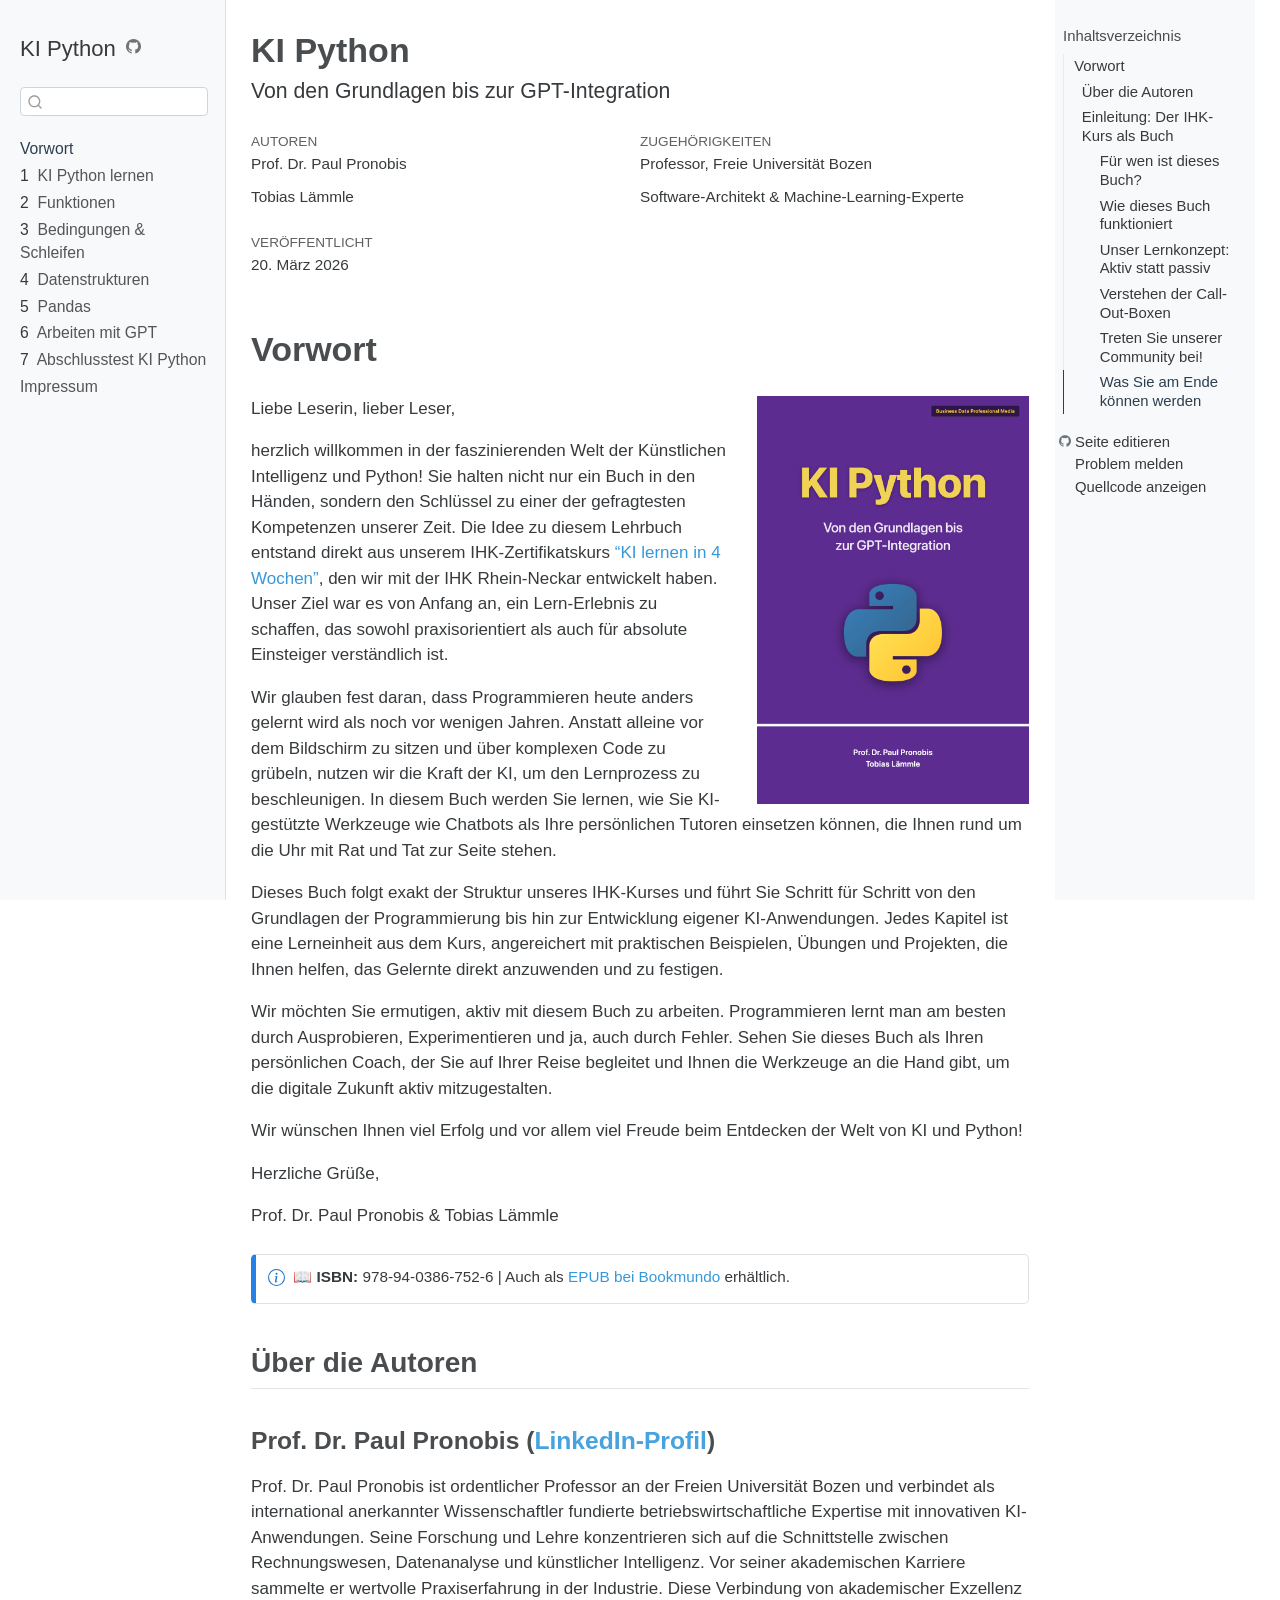
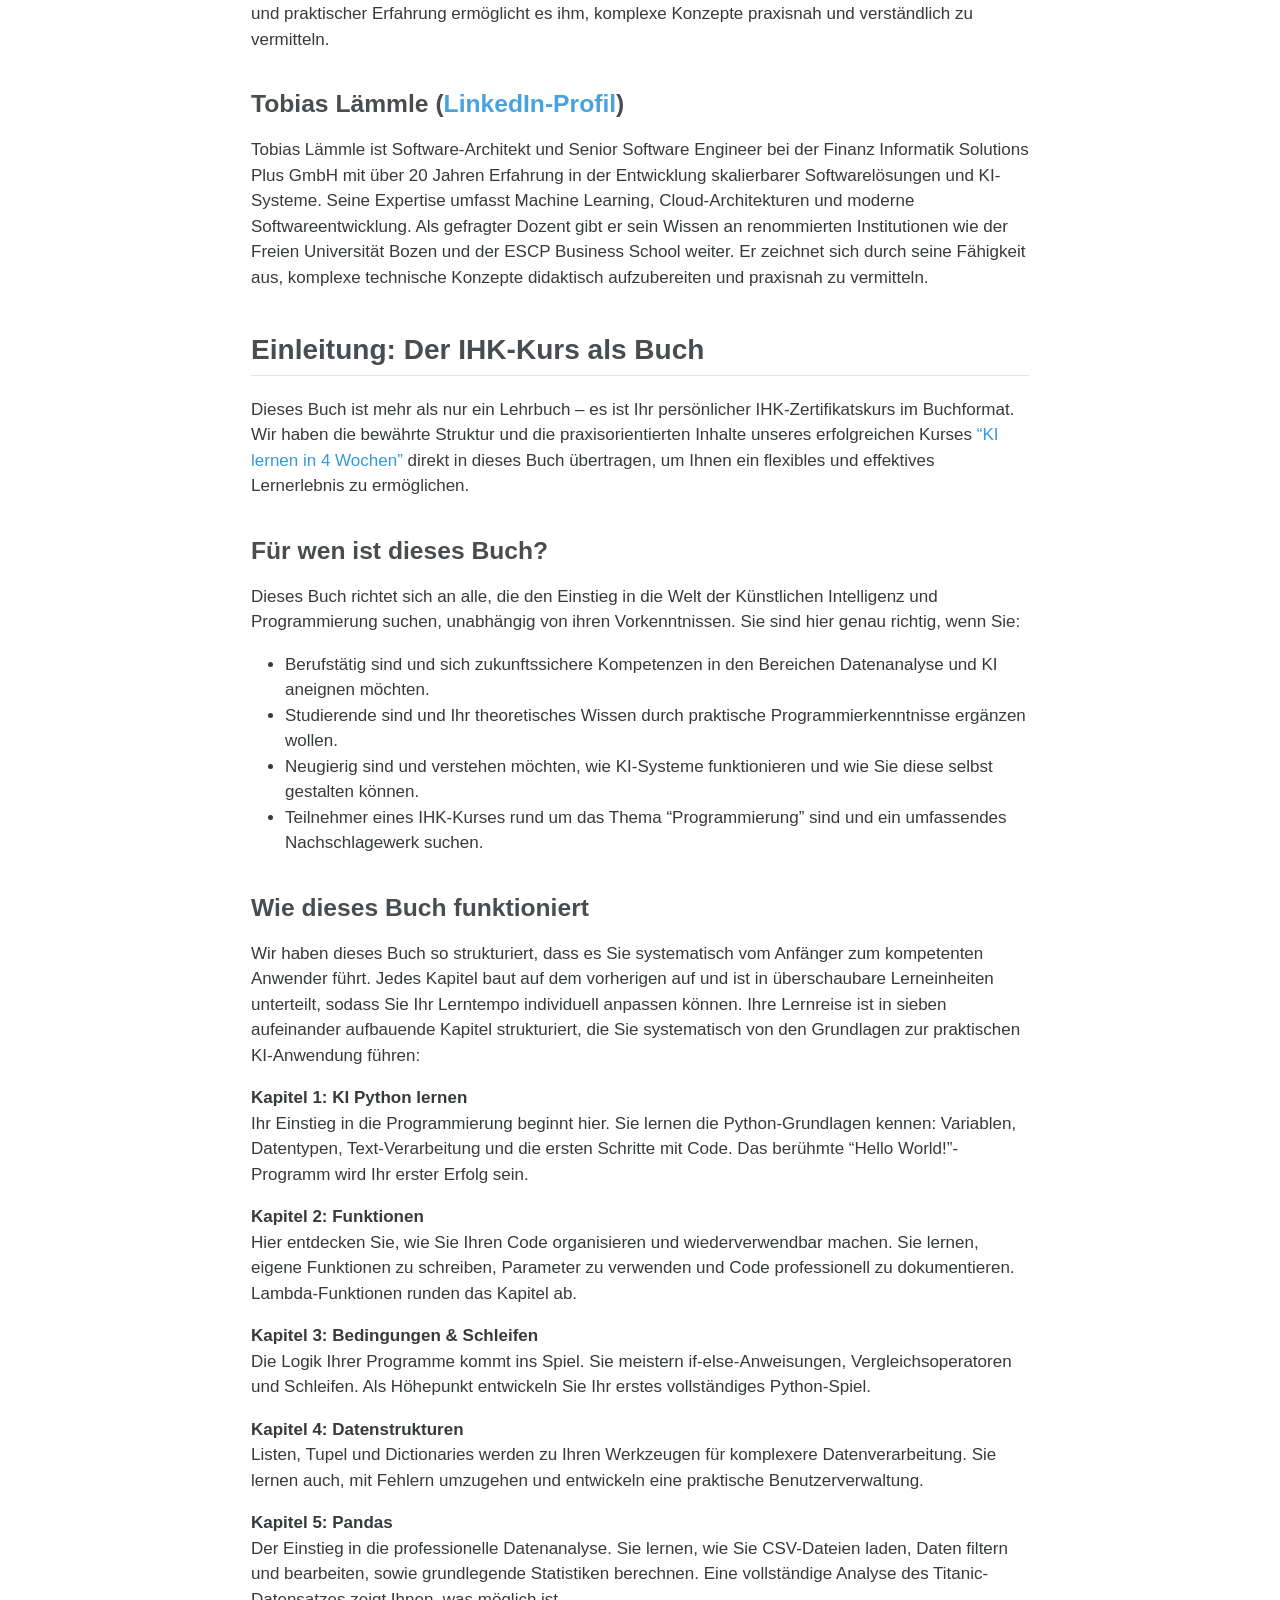
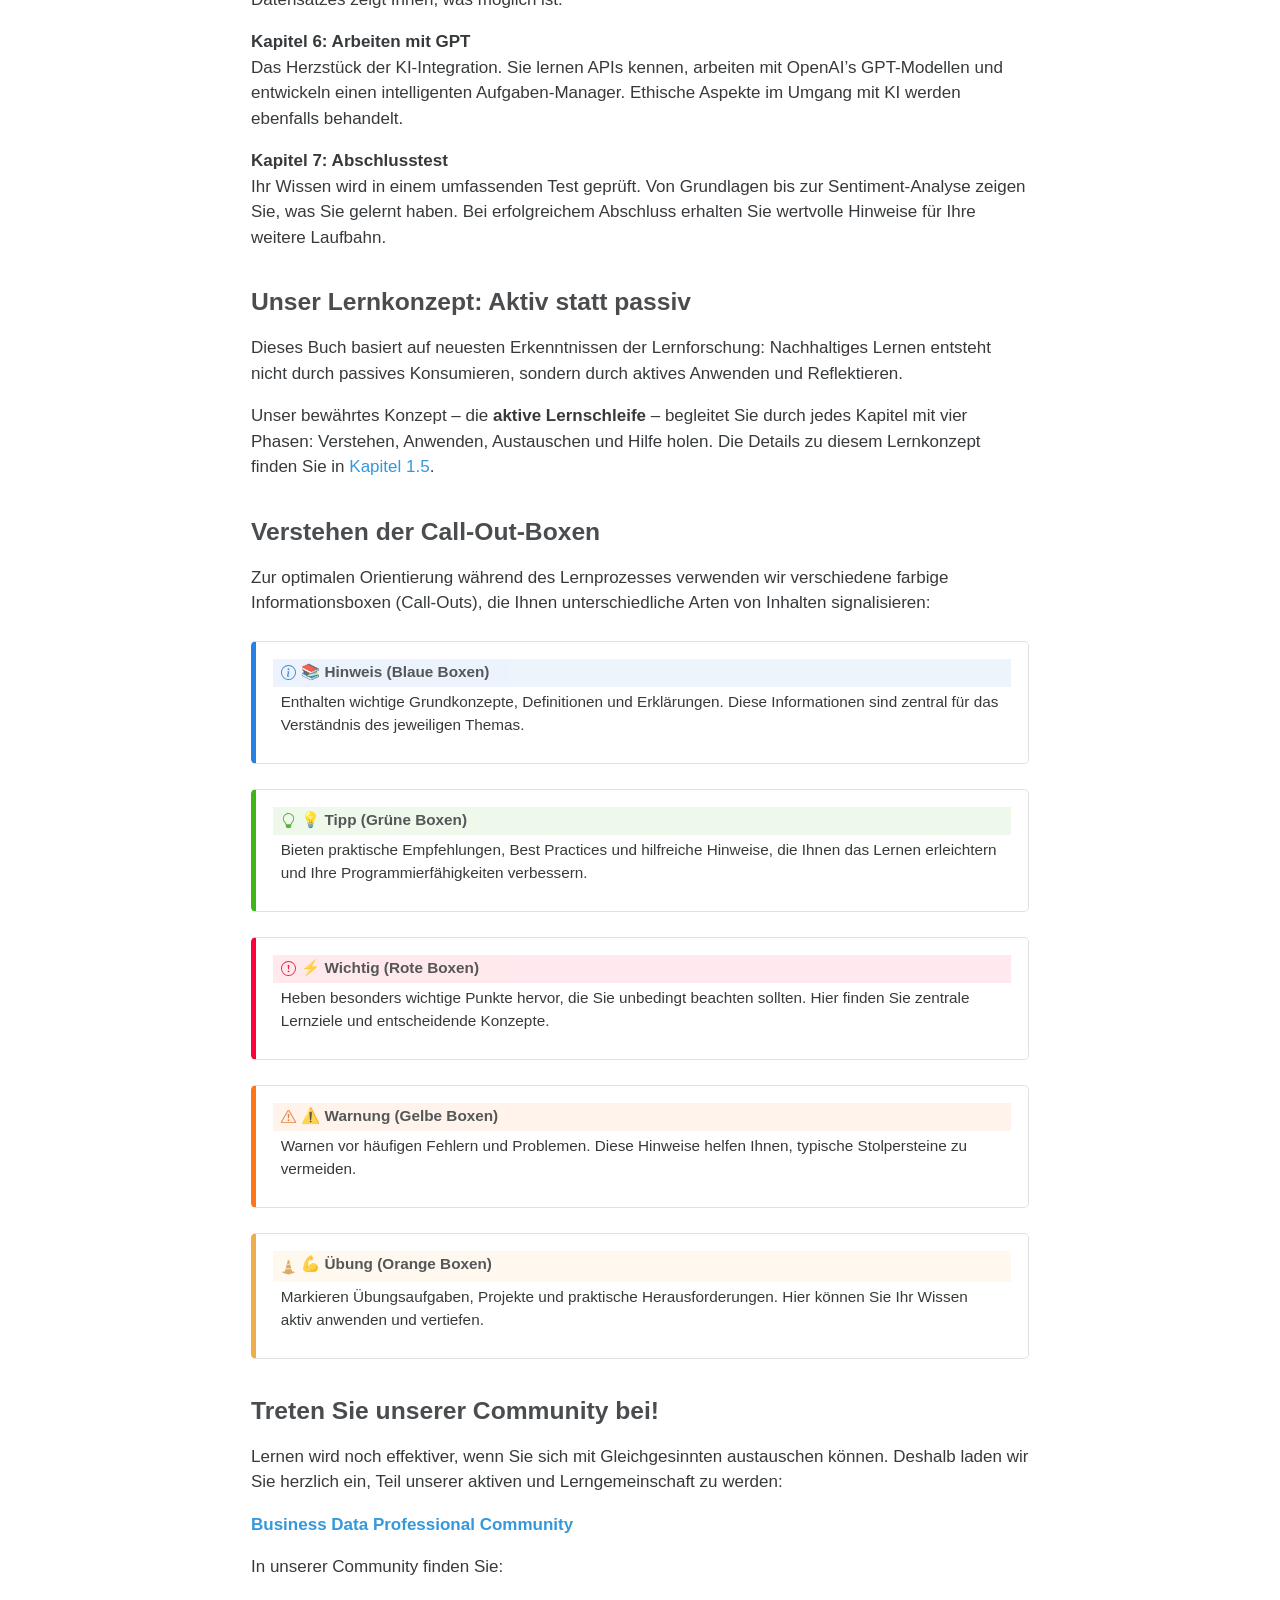
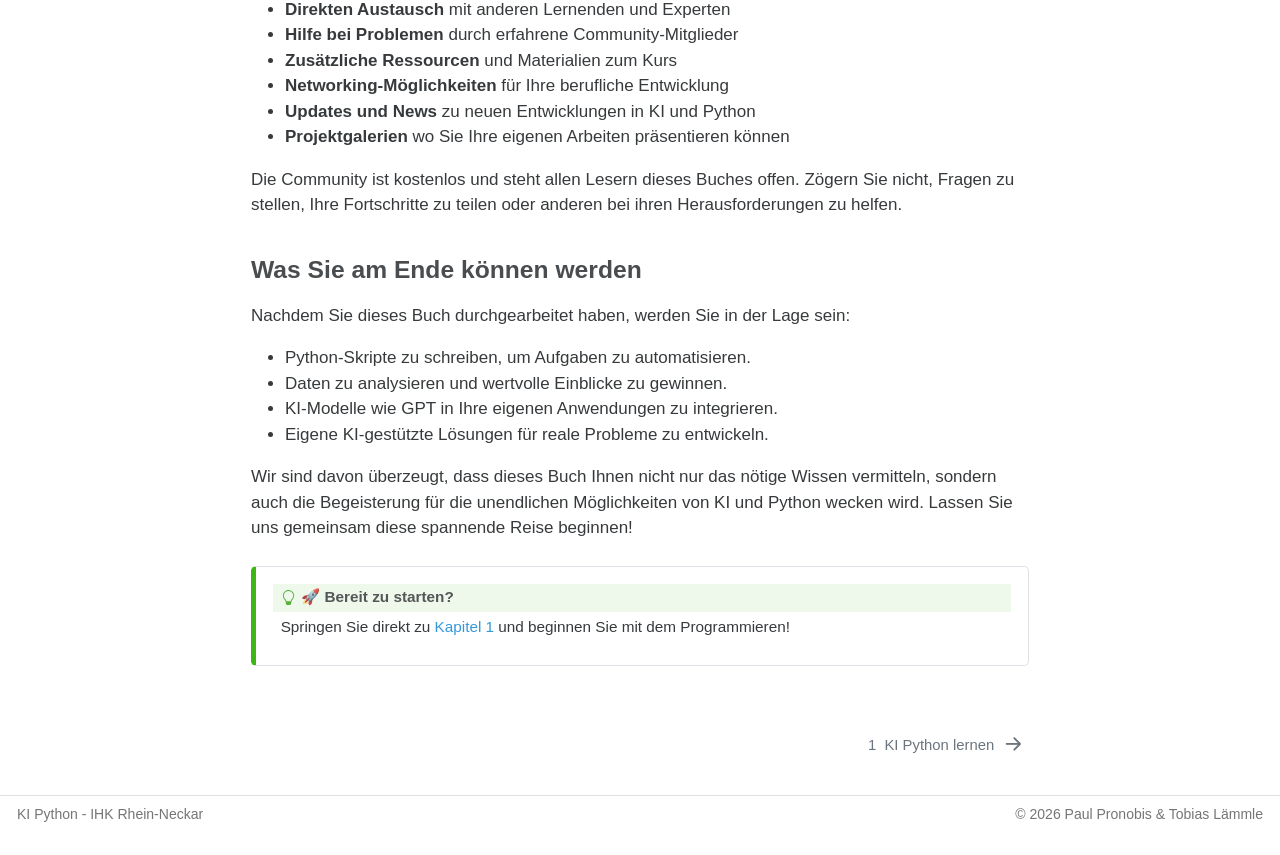
<file: docs/index.html>
<!DOCTYPE html>
<html xmlns="http://www.w3.org/1999/xhtml" lang="de" xml:lang="de"><head>

<meta charset="utf-8">
<meta name="generator" content="quarto-1.3.450">

<meta name="viewport" content="width=device-width, initial-scale=1.0, user-scalable=yes">

<meta name="author" content="Prof.&nbsp;Dr.&nbsp;Paul Pronobis">
<meta name="author" content="Tobias Lämmle">

<title>KI Python</title>
<style>
code{white-space: pre-wrap;}
span.smallcaps{font-variant: small-caps;}
div.columns{display: flex; gap: min(4vw, 1.5em);}
div.column{flex: auto; overflow-x: auto;}
div.hanging-indent{margin-left: 1.5em; text-indent: -1.5em;}
ul.task-list{list-style: none;}
ul.task-list li input[type="checkbox"] {
  width: 0.8em;
  margin: 0 0.8em 0.2em -1em; /* quarto-specific, see https://github.com/quarto-dev/quarto-cli/issues/4556 */ 
  vertical-align: middle;
}
</style>


<script src="site_libs/quarto-nav/quarto-nav.js"></script>
<script src="site_libs/quarto-nav/headroom.min.js"></script>
<script src="site_libs/clipboard/clipboard.min.js"></script>
<script src="site_libs/quarto-search/autocomplete.umd.js"></script>
<script src="site_libs/quarto-search/fuse.min.js"></script>
<script src="site_libs/quarto-search/quarto-search.js"></script>
<meta name="quarto:offset" content="./">
<link href="./Kapitel 1.html" rel="next">
<link href="./favicon.png" rel="icon" type="image/png">
<script src="site_libs/quarto-html/quarto.js"></script>
<script src="site_libs/quarto-html/popper.min.js"></script>
<script src="site_libs/quarto-html/tippy.umd.min.js"></script>
<script src="site_libs/quarto-html/anchor.min.js"></script>
<link href="site_libs/quarto-html/tippy.css" rel="stylesheet">
<link href="site_libs/quarto-html/quarto-syntax-highlighting.css" rel="stylesheet" id="quarto-text-highlighting-styles">
<script src="site_libs/bootstrap/bootstrap.min.js"></script>
<link href="site_libs/bootstrap/bootstrap-icons.css" rel="stylesheet">
<link href="site_libs/bootstrap/bootstrap.min.css" rel="stylesheet" id="quarto-bootstrap" data-mode="light">
<script id="quarto-search-options" type="application/json">{
  "location": "sidebar",
  "copy-button": false,
  "collapse-after": 3,
  "panel-placement": "start",
  "type": "textbox",
  "limit": 20,
  "language": {
    "search-no-results-text": "Keine Treffer",
    "search-matching-documents-text": "Treffer",
    "search-copy-link-title": "Link in die Suche kopieren",
    "search-hide-matches-text": "Zusätzliche Treffer verbergen",
    "search-more-match-text": "weitere Treffer in diesem Dokument",
    "search-more-matches-text": "weitere Treffer in diesem Dokument",
    "search-clear-button-title": "Zurücksetzen",
    "search-detached-cancel-button-title": "Abbrechen",
    "search-submit-button-title": "Abschicken",
    "search-label": "Suchen"
  }
}</script>


</head>

<body class="nav-sidebar docked">

<div id="quarto-search-results"></div>
  <header id="quarto-header" class="headroom fixed-top">
  <nav class="quarto-secondary-nav">
    <div class="container-fluid d-flex">
      <button type="button" class="quarto-btn-toggle btn" data-bs-toggle="collapse" data-bs-target="#quarto-sidebar,#quarto-sidebar-glass" aria-controls="quarto-sidebar" aria-expanded="false" aria-label="Seitenleiste umschalten" onclick="if (window.quartoToggleHeadroom) { window.quartoToggleHeadroom(); }">
        <i class="bi bi-layout-text-sidebar-reverse"></i>
      </button>
      <nav class="quarto-page-breadcrumbs" aria-label="breadcrumb"><ol class="breadcrumb"><li class="breadcrumb-item"><a href="./index.html">Vorwort</a></li></ol></nav>
      <a class="flex-grow-1" role="button" data-bs-toggle="collapse" data-bs-target="#quarto-sidebar,#quarto-sidebar-glass" aria-controls="quarto-sidebar" aria-expanded="false" aria-label="Seitenleiste umschalten" onclick="if (window.quartoToggleHeadroom) { window.quartoToggleHeadroom(); }">      
      </a>
      <button type="button" class="btn quarto-search-button" aria-label="" onclick="window.quartoOpenSearch();">
        <i class="bi bi-search"></i>
      </button>
    </div>
  </nav>
</header>
<!-- content -->
<div id="quarto-content" class="quarto-container page-columns page-rows-contents page-layout-article">
<!-- sidebar -->
  <nav id="quarto-sidebar" class="sidebar collapse collapse-horizontal sidebar-navigation docked overflow-auto">
    <div class="pt-lg-2 mt-2 text-left sidebar-header">
    <div class="sidebar-title mb-0 py-0">
      <a href="./">KI Python</a> 
        <div class="sidebar-tools-main">
    <a href="https://github.com/ppronobis/ki-python" rel="" title="Source Code" class="quarto-navigation-tool px-1" aria-label="Source Code"><i class="bi bi-github"></i></a>
</div>
    </div>
      </div>
        <div class="mt-2 flex-shrink-0 align-items-center">
        <div class="sidebar-search">
        <div id="quarto-search" class="" title="Suchen"></div>
        </div>
        </div>
    <div class="sidebar-menu-container"> 
    <ul class="list-unstyled mt-1">
        <li class="sidebar-item">
  <div class="sidebar-item-container"> 
  <a href="./index.html" class="sidebar-item-text sidebar-link active">
 <span class="menu-text">Vorwort</span></a>
  </div>
</li>
        <li class="sidebar-item">
  <div class="sidebar-item-container"> 
  <a href="./Kapitel 1.html" class="sidebar-item-text sidebar-link">
 <span class="menu-text"><span class="chapter-number">1</span>&nbsp; <span class="chapter-title">KI Python lernen</span></span></a>
  </div>
</li>
        <li class="sidebar-item">
  <div class="sidebar-item-container"> 
  <a href="./Kapitel 2.html" class="sidebar-item-text sidebar-link">
 <span class="menu-text"><span class="chapter-number">2</span>&nbsp; <span class="chapter-title">Funktionen</span></span></a>
  </div>
</li>
        <li class="sidebar-item">
  <div class="sidebar-item-container"> 
  <a href="./Kapitel 3.html" class="sidebar-item-text sidebar-link">
 <span class="menu-text"><span class="chapter-number">3</span>&nbsp; <span class="chapter-title">Bedingungen &amp; Schleifen</span></span></a>
  </div>
</li>
        <li class="sidebar-item">
  <div class="sidebar-item-container"> 
  <a href="./Kapitel 4.html" class="sidebar-item-text sidebar-link">
 <span class="menu-text"><span class="chapter-number">4</span>&nbsp; <span class="chapter-title">Datenstrukturen</span></span></a>
  </div>
</li>
        <li class="sidebar-item">
  <div class="sidebar-item-container"> 
  <a href="./Kapitel 5.html" class="sidebar-item-text sidebar-link">
 <span class="menu-text"><span class="chapter-number">5</span>&nbsp; <span class="chapter-title">Pandas</span></span></a>
  </div>
</li>
        <li class="sidebar-item">
  <div class="sidebar-item-container"> 
  <a href="./Kapitel 6.html" class="sidebar-item-text sidebar-link">
 <span class="menu-text"><span class="chapter-number">6</span>&nbsp; <span class="chapter-title">Arbeiten mit GPT</span></span></a>
  </div>
</li>
        <li class="sidebar-item">
  <div class="sidebar-item-container"> 
  <a href="./Kapitel 7.html" class="sidebar-item-text sidebar-link">
 <span class="menu-text"><span class="chapter-number">7</span>&nbsp; <span class="chapter-title">Abschlusstest KI Python</span></span></a>
  </div>
</li>
        <li class="sidebar-item">
  <div class="sidebar-item-container"> 
  <a href="./impressum.html" class="sidebar-item-text sidebar-link">
 <span class="menu-text">Impressum</span></a>
  </div>
</li>
    </ul>
    </div>
</nav>
<div id="quarto-sidebar-glass" data-bs-toggle="collapse" data-bs-target="#quarto-sidebar,#quarto-sidebar-glass"></div>
<!-- margin-sidebar -->
    <div id="quarto-margin-sidebar" class="sidebar margin-sidebar">
        <nav id="TOC" role="doc-toc" class="toc-active">
    <h2 id="toc-title">Inhaltsverzeichnis</h2>
   
  <ul>
  <li><a href="#vorwort" id="toc-vorwort" class="nav-link active" data-scroll-target="#vorwort">Vorwort</a>
  <ul class="collapse">
  <li><a href="#über-die-autoren" id="toc-über-die-autoren" class="nav-link" data-scroll-target="#über-die-autoren">Über die Autoren</a>
  <ul class="collapse">
  <li><a href="#prof.-dr.-paul-pronobis-linkedin-profil" id="toc-prof.-dr.-paul-pronobis-linkedin-profil" class="nav-link" data-scroll-target="#prof.-dr.-paul-pronobis-linkedin-profil">Prof.&nbsp;Dr.&nbsp;Paul Pronobis (LinkedIn-Profil)</a></li>
  <li><a href="#tobias-lämmle-linkedin-profil" id="toc-tobias-lämmle-linkedin-profil" class="nav-link" data-scroll-target="#tobias-lämmle-linkedin-profil">Tobias Lämmle (LinkedIn-Profil)</a></li>
  </ul></li>
  <li><a href="#einleitung-der-ihk-kurs-als-buch" id="toc-einleitung-der-ihk-kurs-als-buch" class="nav-link" data-scroll-target="#einleitung-der-ihk-kurs-als-buch">Einleitung: Der IHK-Kurs als Buch</a>
  <ul class="collapse">
  <li><a href="#für-wen-ist-dieses-buch" id="toc-für-wen-ist-dieses-buch" class="nav-link" data-scroll-target="#für-wen-ist-dieses-buch">Für wen ist dieses Buch?</a></li>
  <li><a href="#wie-dieses-buch-funktioniert" id="toc-wie-dieses-buch-funktioniert" class="nav-link" data-scroll-target="#wie-dieses-buch-funktioniert">Wie dieses Buch funktioniert</a></li>
  <li><a href="#unser-lernkonzept-aktiv-statt-passiv" id="toc-unser-lernkonzept-aktiv-statt-passiv" class="nav-link" data-scroll-target="#unser-lernkonzept-aktiv-statt-passiv">Unser Lernkonzept: Aktiv statt passiv</a></li>
  <li><a href="#verstehen-der-call-out-boxen" id="toc-verstehen-der-call-out-boxen" class="nav-link" data-scroll-target="#verstehen-der-call-out-boxen">Verstehen der Call-Out-Boxen</a></li>
  <li><a href="#treten-sie-unserer-community-bei" id="toc-treten-sie-unserer-community-bei" class="nav-link" data-scroll-target="#treten-sie-unserer-community-bei">Treten Sie unserer Community bei!</a></li>
  <li><a href="#was-sie-am-ende-können-werden" id="toc-was-sie-am-ende-können-werden" class="nav-link" data-scroll-target="#was-sie-am-ende-können-werden">Was Sie am Ende können werden</a></li>
  </ul></li>
  </ul></li>
  </ul>
<div class="toc-actions"><div><i class="bi bi-github"></i></div><div class="action-links"><p><a href="https://github.com/ppronobis/ki-python/edit/main/index.qmd" class="toc-action">Seite editieren</a></p><p><a href="https://github.com/ppronobis/ki-python/issues/new" class="toc-action">Problem melden</a></p><p><a href="https://github.com/ppronobis/ki-python/blob/main/index.qmd" class="toc-action">Quellcode anzeigen</a></p></div></div></nav>
    </div>
<!-- main -->
<main class="content" id="quarto-document-content">

<header id="title-block-header" class="quarto-title-block default">
<div class="quarto-title">
<h1 class="title">KI Python</h1>
<p class="subtitle lead">Von den Grundlagen bis zur GPT-Integration</p>
</div>


<div class="quarto-title-meta-author">
  <div class="quarto-title-meta-heading">Autoren</div>
  <div class="quarto-title-meta-heading">Zugehörigkeiten</div>
  
    <div class="quarto-title-meta-contents">
    <p class="author">Prof.&nbsp;Dr.&nbsp;Paul Pronobis </p>
  </div>
    <div class="quarto-title-meta-contents">
        <p class="affiliation">
            Professor, Freie Universität Bozen
          </p>
      </div>
      <div class="quarto-title-meta-contents">
    <p class="author">Tobias Lämmle </p>
  </div>
    <div class="quarto-title-meta-contents">
        <p class="affiliation">
            Software-Architekt &amp; Machine-Learning-Experte
          </p>
      </div>
    </div>

<div class="quarto-title-meta">

      
    <div>
    <div class="quarto-title-meta-heading">Veröffentlicht</div>
    <div class="quarto-title-meta-contents">
      <p class="date">20. März 2026</p>
    </div>
  </div>
  
    
  </div>
  

</header>


<section id="vorwort" class="level1 unnumbered">
<h1 class="unnumbered">Vorwort</h1><p><img src="Buchcover/output/frontcover.png" title="KI Python" class="quarto-cover-image img-fluid"></p>
<p>Liebe Leserin, lieber Leser,</p>
<p>herzlich willkommen in der faszinierenden Welt der Künstlichen Intelligenz und Python! Sie halten nicht nur ein Buch in den Händen, sondern den Schlüssel zu einer der gefragtesten Kompetenzen unserer Zeit. Die Idee zu diesem Lehrbuch entstand direkt aus unserem IHK-Zertifikatskurs <a href="https://www.ihk.de/rhein-neckar/system/veranstaltungssuche/vstdetail-antrago/5232590/118389">“KI lernen in 4 Wochen”</a>, den wir mit der IHK Rhein-Neckar entwickelt haben. Unser Ziel war es von Anfang an, ein Lern-Erlebnis zu schaffen, das sowohl praxisorientiert als auch für absolute Einsteiger verständlich ist.</p>
<p>Wir glauben fest daran, dass Programmieren heute anders gelernt wird als noch vor wenigen Jahren. Anstatt alleine vor dem Bildschirm zu sitzen und über komplexen Code zu grübeln, nutzen wir die Kraft der KI, um den Lernprozess zu beschleunigen. In diesem Buch werden Sie lernen, wie Sie KI-gestützte Werkzeuge wie Chatbots als Ihre persönlichen Tutoren einsetzen können, die Ihnen rund um die Uhr mit Rat und Tat zur Seite stehen.</p>
<p>Dieses Buch folgt exakt der Struktur unseres IHK-Kurses und führt Sie Schritt für Schritt von den Grundlagen der Programmierung bis hin zur Entwicklung eigener KI-Anwendungen. Jedes Kapitel ist eine Lerneinheit aus dem Kurs, angereichert mit praktischen Beispielen, Übungen und Projekten, die Ihnen helfen, das Gelernte direkt anzuwenden und zu festigen.</p>
<p>Wir möchten Sie ermutigen, aktiv mit diesem Buch zu arbeiten. Programmieren lernt man am besten durch Ausprobieren, Experimentieren und ja, auch durch Fehler. Sehen Sie dieses Buch als Ihren persönlichen Coach, der Sie auf Ihrer Reise begleitet und Ihnen die Werkzeuge an die Hand gibt, um die digitale Zukunft aktiv mitzugestalten.</p>
<p>Wir wünschen Ihnen viel Erfolg und vor allem viel Freude beim Entdecken der Welt von KI und Python!</p>
<p>Herzliche Grüße,</p>
<p>Prof.&nbsp;Dr.&nbsp;Paul Pronobis &amp; Tobias Lämmle</p>
<div class="callout callout-style-simple callout-note">
<div class="callout-body d-flex">
<div class="callout-icon-container">
<i class="callout-icon"></i>
</div>
<div class="callout-body-container">
<p>📖 <strong>ISBN:</strong> 978-94-0386-752-6 | Auch als <a href="https://www.bookmundo.com/shop/ki-python-9789403867526">EPUB bei Bookmundo</a> erhältlich.</p>
</div>
</div>
</div>
<section id="über-die-autoren" class="level2">
<h2 class="anchored" data-anchor-id="über-die-autoren">Über die Autoren</h2>
<section id="prof.-dr.-paul-pronobis-linkedin-profil" class="level3">
<h3 class="anchored" data-anchor-id="prof.-dr.-paul-pronobis-linkedin-profil">Prof.&nbsp;Dr.&nbsp;Paul Pronobis (<a href="https://www.linkedin.com/in/paul-pronobis/?originalSubdomain=de">LinkedIn-Profil</a>)</h3>
<p>Prof.&nbsp;Dr.&nbsp;Paul Pronobis ist ordentlicher Professor an der Freien Universität Bozen und verbindet als international anerkannter Wissenschaftler fundierte betriebswirtschaftliche Expertise mit innovativen KI-Anwendungen. Seine Forschung und Lehre konzentrieren sich auf die Schnittstelle zwischen Rechnungswesen, Datenanalyse und künstlicher Intelligenz. Vor seiner akademischen Karriere sammelte er wertvolle Praxiserfahrung in der Industrie. Diese Verbindung von akademischer Exzellenz und praktischer Erfahrung ermöglicht es ihm, komplexe Konzepte praxisnah und verständlich zu vermitteln.</p>
</section>
<section id="tobias-lämmle-linkedin-profil" class="level3">
<h3 class="anchored" data-anchor-id="tobias-lämmle-linkedin-profil">Tobias Lämmle (<a href="https://www.linkedin.com/in/tobias-laemmle/?originalSubdomain=de">LinkedIn-Profil</a>)</h3>
<p>Tobias Lämmle ist Software-Architekt und Senior Software Engineer bei der Finanz Informatik Solutions Plus GmbH mit über 20 Jahren Erfahrung in der Entwicklung skalierbarer Softwarelösungen und KI-Systeme. Seine Expertise umfasst Machine Learning, Cloud-Architekturen und moderne Softwareentwicklung. Als gefragter Dozent gibt er sein Wissen an renommierten Institutionen wie der Freien Universität Bozen und der ESCP Business School weiter. Er zeichnet sich durch seine Fähigkeit aus, komplexe technische Konzepte didaktisch aufzubereiten und praxisnah zu vermitteln.</p>
</section>
</section>
<section id="einleitung-der-ihk-kurs-als-buch" class="level2">
<h2 class="anchored" data-anchor-id="einleitung-der-ihk-kurs-als-buch">Einleitung: Der IHK-Kurs als Buch</h2>
<p>Dieses Buch ist mehr als nur ein Lehrbuch – es ist Ihr persönlicher IHK-Zertifikatskurs im Buchformat. Wir haben die bewährte Struktur und die praxisorientierten Inhalte unseres erfolgreichen Kurses <a href="https://www.ihk.de/rhein-neckar/system/veranstaltungssuche/vstdetail-antrago/5232590/118389">“KI lernen in 4 Wochen”</a> direkt in dieses Buch übertragen, um Ihnen ein flexibles und effektives Lernerlebnis zu ermöglichen.</p>
<section id="für-wen-ist-dieses-buch" class="level3">
<h3 class="anchored" data-anchor-id="für-wen-ist-dieses-buch">Für wen ist dieses Buch?</h3>
<p>Dieses Buch richtet sich an alle, die den Einstieg in die Welt der Künstlichen Intelligenz und Programmierung suchen, unabhängig von ihren Vorkenntnissen. Sie sind hier genau richtig, wenn Sie:</p>
<ul>
<li>Berufstätig sind und sich zukunftssichere Kompetenzen in den Bereichen Datenanalyse und KI aneignen möchten.</li>
<li>Studierende sind und Ihr theoretisches Wissen durch praktische Programmierkenntnisse ergänzen wollen.</li>
<li>Neugierig sind und verstehen möchten, wie KI-Systeme funktionieren und wie Sie diese selbst gestalten können.</li>
<li>Teilnehmer eines IHK-Kurses rund um das Thema “Programmierung” sind und ein umfassendes Nachschlagewerk suchen.</li>
</ul>
</section>
<section id="wie-dieses-buch-funktioniert" class="level3">
<h3 class="anchored" data-anchor-id="wie-dieses-buch-funktioniert">Wie dieses Buch funktioniert</h3>
<p>Wir haben dieses Buch so strukturiert, dass es Sie systematisch vom Anfänger zum kompetenten Anwender führt. Jedes Kapitel baut auf dem vorherigen auf und ist in überschaubare Lerneinheiten unterteilt, sodass Sie Ihr Lerntempo individuell anpassen können. Ihre Lernreise ist in sieben aufeinander aufbauende Kapitel strukturiert, die Sie systematisch von den Grundlagen zur praktischen KI-Anwendung führen:</p>
<p><strong>Kapitel 1: KI Python lernen</strong><br>
Ihr Einstieg in die Programmierung beginnt hier. Sie lernen die Python-Grundlagen kennen: Variablen, Datentypen, Text-Verarbeitung und die ersten Schritte mit Code. Das berühmte “Hello World!”-Programm wird Ihr erster Erfolg sein.</p>
<p><strong>Kapitel 2: Funktionen</strong><br>
Hier entdecken Sie, wie Sie Ihren Code organisieren und wiederverwendbar machen. Sie lernen, eigene Funktionen zu schreiben, Parameter zu verwenden und Code professionell zu dokumentieren. Lambda-Funktionen runden das Kapitel ab.</p>
<p><strong>Kapitel 3: Bedingungen &amp; Schleifen</strong><br>
Die Logik Ihrer Programme kommt ins Spiel. Sie meistern if-else-Anweisungen, Vergleichsoperatoren und Schleifen. Als Höhepunkt entwickeln Sie Ihr erstes vollständiges Python-Spiel.</p>
<p><strong>Kapitel 4: Datenstrukturen</strong><br>
Listen, Tupel und Dictionaries werden zu Ihren Werkzeugen für komplexere Datenverarbeitung. Sie lernen auch, mit Fehlern umzugehen und entwickeln eine praktische Benutzerverwaltung.</p>
<p><strong>Kapitel 5: Pandas</strong><br>
Der Einstieg in die professionelle Datenanalyse. Sie lernen, wie Sie CSV-Dateien laden, Daten filtern und bearbeiten, sowie grundlegende Statistiken berechnen. Eine vollständige Analyse des Titanic-Datensatzes zeigt Ihnen, was möglich ist.</p>
<p><strong>Kapitel 6: Arbeiten mit GPT</strong><br>
Das Herzstück der KI-Integration. Sie lernen APIs kennen, arbeiten mit OpenAI’s GPT-Modellen und entwickeln einen intelligenten Aufgaben-Manager. Ethische Aspekte im Umgang mit KI werden ebenfalls behandelt.</p>
<p><strong>Kapitel 7: Abschlusstest</strong><br>
Ihr Wissen wird in einem umfassenden Test geprüft. Von Grundlagen bis zur Sentiment-Analyse zeigen Sie, was Sie gelernt haben. Bei erfolgreichem Abschluss erhalten Sie wertvolle Hinweise für Ihre weitere Laufbahn.</p>
</section>
<section id="unser-lernkonzept-aktiv-statt-passiv" class="level3">
<h3 class="anchored" data-anchor-id="unser-lernkonzept-aktiv-statt-passiv">Unser Lernkonzept: Aktiv statt passiv</h3>
<p>Dieses Buch basiert auf neuesten Erkenntnissen der Lernforschung: Nachhaltiges Lernen entsteht nicht durch passives Konsumieren, sondern durch aktives Anwenden und Reflektieren.</p>
<p>Unser bewährtes Konzept – die <strong>aktive Lernschleife</strong> – begleitet Sie durch jedes Kapitel mit vier Phasen: Verstehen, Anwenden, Austauschen und Hilfe holen. Die Details zu diesem Lernkonzept finden Sie in <a href="Kapitel 1.html#sec-aktives-lernen"><span>Kapitel&nbsp;1.5</span></a>.</p>
</section>
<section id="verstehen-der-call-out-boxen" class="level3">
<h3 class="anchored" data-anchor-id="verstehen-der-call-out-boxen">Verstehen der Call-Out-Boxen</h3>
<p>Zur optimalen Orientierung während des Lernprozesses verwenden wir verschiedene farbige Informationsboxen (Call-Outs), die Ihnen unterschiedliche Arten von Inhalten signalisieren:</p>
<div class="callout callout-style-default callout-note callout-titled">
<div class="callout-header d-flex align-content-center">
<div class="callout-icon-container">
<i class="callout-icon"></i>
</div>
<div class="callout-title-container flex-fill">
📚 Hinweis (Blaue Boxen)
</div>
</div>
<div class="callout-body-container callout-body">
<p>Enthalten wichtige Grundkonzepte, Definitionen und Erklärungen. Diese Informationen sind zentral für das Verständnis des jeweiligen Themas.</p>
</div>
</div>
<div class="callout callout-style-default callout-tip callout-titled">
<div class="callout-header d-flex align-content-center">
<div class="callout-icon-container">
<i class="callout-icon"></i>
</div>
<div class="callout-title-container flex-fill">
💡 Tipp (Grüne Boxen)
</div>
</div>
<div class="callout-body-container callout-body">
<p>Bieten praktische Empfehlungen, Best Practices und hilfreiche Hinweise, die Ihnen das Lernen erleichtern und Ihre Programmierfähigkeiten verbessern.</p>
</div>
</div>
<div class="callout callout-style-default callout-important callout-titled">
<div class="callout-header d-flex align-content-center">
<div class="callout-icon-container">
<i class="callout-icon"></i>
</div>
<div class="callout-title-container flex-fill">
⚡ Wichtig (Rote Boxen)
</div>
</div>
<div class="callout-body-container callout-body">
<p>Heben besonders wichtige Punkte hervor, die Sie unbedingt beachten sollten. Hier finden Sie zentrale Lernziele und entscheidende Konzepte.</p>
</div>
</div>
<div class="callout callout-style-default callout-warning callout-titled">
<div class="callout-header d-flex align-content-center">
<div class="callout-icon-container">
<i class="callout-icon"></i>
</div>
<div class="callout-title-container flex-fill">
⚠️ Warnung (Gelbe Boxen)
</div>
</div>
<div class="callout-body-container callout-body">
<p>Warnen vor häufigen Fehlern und Problemen. Diese Hinweise helfen Ihnen, typische Stolpersteine zu vermeiden.</p>
</div>
</div>
<div class="callout callout-style-default callout-caution callout-titled">
<div class="callout-header d-flex align-content-center">
<div class="callout-icon-container">
<i class="callout-icon"></i>
</div>
<div class="callout-title-container flex-fill">
💪 Übung (Orange Boxen)
</div>
</div>
<div class="callout-body-container callout-body">
<p>Markieren Übungsaufgaben, Projekte und praktische Herausforderungen. Hier können Sie Ihr Wissen aktiv anwenden und vertiefen.</p>
</div>
</div>
</section>
<section id="treten-sie-unserer-community-bei" class="level3">
<h3 class="anchored" data-anchor-id="treten-sie-unserer-community-bei">Treten Sie unserer Community bei!</h3>
<p>Lernen wird noch effektiver, wenn Sie sich mit Gleichgesinnten austauschen können. Deshalb laden wir Sie herzlich ein, Teil unserer aktiven und Lerngemeinschaft zu werden:</p>
<p><strong><a href="https://www.skool.com/business-data-professional">Business Data Professional Community</a></strong></p>
<p>In unserer Community finden Sie:</p>
<ul>
<li><strong>Direkten Austausch</strong> mit anderen Lernenden und Experten</li>
<li><strong>Hilfe bei Problemen</strong> durch erfahrene Community-Mitglieder</li>
<li><strong>Zusätzliche Ressourcen</strong> und Materialien zum Kurs</li>
<li><strong>Networking-Möglichkeiten</strong> für Ihre berufliche Entwicklung</li>
<li><strong>Updates und News</strong> zu neuen Entwicklungen in KI und Python</li>
<li><strong>Projektgalerien</strong> wo Sie Ihre eigenen Arbeiten präsentieren können</li>
</ul>
<p>Die Community ist kostenlos und steht allen Lesern dieses Buches offen. Zögern Sie nicht, Fragen zu stellen, Ihre Fortschritte zu teilen oder anderen bei ihren Herausforderungen zu helfen.</p>
</section>
<section id="was-sie-am-ende-können-werden" class="level3">
<h3 class="anchored" data-anchor-id="was-sie-am-ende-können-werden">Was Sie am Ende können werden</h3>
<p>Nachdem Sie dieses Buch durchgearbeitet haben, werden Sie in der Lage sein:</p>
<ul>
<li>Python-Skripte zu schreiben, um Aufgaben zu automatisieren.</li>
<li>Daten zu analysieren und wertvolle Einblicke zu gewinnen.</li>
<li>KI-Modelle wie GPT in Ihre eigenen Anwendungen zu integrieren.</li>
<li>Eigene KI-gestützte Lösungen für reale Probleme zu entwickeln.</li>
</ul>
<p>Wir sind davon überzeugt, dass dieses Buch Ihnen nicht nur das nötige Wissen vermitteln, sondern auch die Begeisterung für die unendlichen Möglichkeiten von KI und Python wecken wird. Lassen Sie uns gemeinsam diese spannende Reise beginnen!</p>
<div class="callout callout-style-default callout-tip callout-titled">
<div class="callout-header d-flex align-content-center">
<div class="callout-icon-container">
<i class="callout-icon"></i>
</div>
<div class="callout-title-container flex-fill">
🚀 Bereit zu starten?
</div>
</div>
<div class="callout-body-container callout-body">
<p>Springen Sie direkt zu <a href="Kapitel 1.html"><span>Kapitel&nbsp;1</span></a> und beginnen Sie mit dem Programmieren!</p>
</div>
</div>


</section>
</section>
</section>

</main> <!-- /main -->
<script id="quarto-html-after-body" type="application/javascript">
window.document.addEventListener("DOMContentLoaded", function (event) {
  const toggleBodyColorMode = (bsSheetEl) => {
    const mode = bsSheetEl.getAttribute("data-mode");
    const bodyEl = window.document.querySelector("body");
    if (mode === "dark") {
      bodyEl.classList.add("quarto-dark");
      bodyEl.classList.remove("quarto-light");
    } else {
      bodyEl.classList.add("quarto-light");
      bodyEl.classList.remove("quarto-dark");
    }
  }
  const toggleBodyColorPrimary = () => {
    const bsSheetEl = window.document.querySelector("link#quarto-bootstrap");
    if (bsSheetEl) {
      toggleBodyColorMode(bsSheetEl);
    }
  }
  toggleBodyColorPrimary();  
  const icon = "";
  const anchorJS = new window.AnchorJS();
  anchorJS.options = {
    placement: 'right',
    icon: icon
  };
  anchorJS.add('.anchored');
  const isCodeAnnotation = (el) => {
    for (const clz of el.classList) {
      if (clz.startsWith('code-annotation-')) {                     
        return true;
      }
    }
    return false;
  }
  const clipboard = new window.ClipboardJS('.code-copy-button', {
    text: function(trigger) {
      const codeEl = trigger.previousElementSibling.cloneNode(true);
      for (const childEl of codeEl.children) {
        if (isCodeAnnotation(childEl)) {
          childEl.remove();
        }
      }
      return codeEl.innerText;
    }
  });
  clipboard.on('success', function(e) {
    // button target
    const button = e.trigger;
    // don't keep focus
    button.blur();
    // flash "checked"
    button.classList.add('code-copy-button-checked');
    var currentTitle = button.getAttribute("title");
    button.setAttribute("title", "Kopiert");
    let tooltip;
    if (window.bootstrap) {
      button.setAttribute("data-bs-toggle", "tooltip");
      button.setAttribute("data-bs-placement", "left");
      button.setAttribute("data-bs-title", "Kopiert");
      tooltip = new bootstrap.Tooltip(button, 
        { trigger: "manual", 
          customClass: "code-copy-button-tooltip",
          offset: [0, -8]});
      tooltip.show();    
    }
    setTimeout(function() {
      if (tooltip) {
        tooltip.hide();
        button.removeAttribute("data-bs-title");
        button.removeAttribute("data-bs-toggle");
        button.removeAttribute("data-bs-placement");
      }
      button.setAttribute("title", currentTitle);
      button.classList.remove('code-copy-button-checked');
    }, 1000);
    // clear code selection
    e.clearSelection();
  });
  function tippyHover(el, contentFn) {
    const config = {
      allowHTML: true,
      content: contentFn,
      maxWidth: 500,
      delay: 100,
      arrow: false,
      appendTo: function(el) {
          return el.parentElement;
      },
      interactive: true,
      interactiveBorder: 10,
      theme: 'quarto',
      placement: 'bottom-start'
    };
    window.tippy(el, config); 
  }
  const noterefs = window.document.querySelectorAll('a[role="doc-noteref"]');
  for (var i=0; i<noterefs.length; i++) {
    const ref = noterefs[i];
    tippyHover(ref, function() {
      // use id or data attribute instead here
      let href = ref.getAttribute('data-footnote-href') || ref.getAttribute('href');
      try { href = new URL(href).hash; } catch {}
      const id = href.replace(/^#\/?/, "");
      const note = window.document.getElementById(id);
      return note.innerHTML;
    });
  }
      let selectedAnnoteEl;
      const selectorForAnnotation = ( cell, annotation) => {
        let cellAttr = 'data-code-cell="' + cell + '"';
        let lineAttr = 'data-code-annotation="' +  annotation + '"';
        const selector = 'span[' + cellAttr + '][' + lineAttr + ']';
        return selector;
      }
      const selectCodeLines = (annoteEl) => {
        const doc = window.document;
        const targetCell = annoteEl.getAttribute("data-target-cell");
        const targetAnnotation = annoteEl.getAttribute("data-target-annotation");
        const annoteSpan = window.document.querySelector(selectorForAnnotation(targetCell, targetAnnotation));
        const lines = annoteSpan.getAttribute("data-code-lines").split(",");
        const lineIds = lines.map((line) => {
          return targetCell + "-" + line;
        })
        let top = null;
        let height = null;
        let parent = null;
        if (lineIds.length > 0) {
            //compute the position of the single el (top and bottom and make a div)
            const el = window.document.getElementById(lineIds[0]);
            top = el.offsetTop;
            height = el.offsetHeight;
            parent = el.parentElement.parentElement;
          if (lineIds.length > 1) {
            const lastEl = window.document.getElementById(lineIds[lineIds.length - 1]);
            const bottom = lastEl.offsetTop + lastEl.offsetHeight;
            height = bottom - top;
          }
          if (top !== null && height !== null && parent !== null) {
            // cook up a div (if necessary) and position it 
            let div = window.document.getElementById("code-annotation-line-highlight");
            if (div === null) {
              div = window.document.createElement("div");
              div.setAttribute("id", "code-annotation-line-highlight");
              div.style.position = 'absolute';
              parent.appendChild(div);
            }
            div.style.top = top - 2 + "px";
            div.style.height = height + 4 + "px";
            let gutterDiv = window.document.getElementById("code-annotation-line-highlight-gutter");
            if (gutterDiv === null) {
              gutterDiv = window.document.createElement("div");
              gutterDiv.setAttribute("id", "code-annotation-line-highlight-gutter");
              gutterDiv.style.position = 'absolute';
              const codeCell = window.document.getElementById(targetCell);
              const gutter = codeCell.querySelector('.code-annotation-gutter');
              gutter.appendChild(gutterDiv);
            }
            gutterDiv.style.top = top - 2 + "px";
            gutterDiv.style.height = height + 4 + "px";
          }
          selectedAnnoteEl = annoteEl;
        }
      };
      const unselectCodeLines = () => {
        const elementsIds = ["code-annotation-line-highlight", "code-annotation-line-highlight-gutter"];
        elementsIds.forEach((elId) => {
          const div = window.document.getElementById(elId);
          if (div) {
            div.remove();
          }
        });
        selectedAnnoteEl = undefined;
      };
      // Attach click handler to the DT
      const annoteDls = window.document.querySelectorAll('dt[data-target-cell]');
      for (const annoteDlNode of annoteDls) {
        annoteDlNode.addEventListener('click', (event) => {
          const clickedEl = event.target;
          if (clickedEl !== selectedAnnoteEl) {
            unselectCodeLines();
            const activeEl = window.document.querySelector('dt[data-target-cell].code-annotation-active');
            if (activeEl) {
              activeEl.classList.remove('code-annotation-active');
            }
            selectCodeLines(clickedEl);
            clickedEl.classList.add('code-annotation-active');
          } else {
            // Unselect the line
            unselectCodeLines();
            clickedEl.classList.remove('code-annotation-active');
          }
        });
      }
  const findCites = (el) => {
    const parentEl = el.parentElement;
    if (parentEl) {
      const cites = parentEl.dataset.cites;
      if (cites) {
        return {
          el,
          cites: cites.split(' ')
        };
      } else {
        return findCites(el.parentElement)
      }
    } else {
      return undefined;
    }
  };
  var bibliorefs = window.document.querySelectorAll('a[role="doc-biblioref"]');
  for (var i=0; i<bibliorefs.length; i++) {
    const ref = bibliorefs[i];
    const citeInfo = findCites(ref);
    if (citeInfo) {
      tippyHover(citeInfo.el, function() {
        var popup = window.document.createElement('div');
        citeInfo.cites.forEach(function(cite) {
          var citeDiv = window.document.createElement('div');
          citeDiv.classList.add('hanging-indent');
          citeDiv.classList.add('csl-entry');
          var biblioDiv = window.document.getElementById('ref-' + cite);
          if (biblioDiv) {
            citeDiv.innerHTML = biblioDiv.innerHTML;
          }
          popup.appendChild(citeDiv);
        });
        return popup.innerHTML;
      });
    }
  }
    var localhostRegex = new RegExp(/^(?:http|https):\/\/localhost\:?[0-9]*\//);
      var filterRegex = new RegExp('/' + window.location.host + '/');
    var isInternal = (href) => {
        return filterRegex.test(href) || localhostRegex.test(href);
    }
    // Inspect non-navigation links and adorn them if external
 	var links = window.document.querySelectorAll('a[href]:not(.nav-link):not(.navbar-brand):not(.toc-action):not(.sidebar-link):not(.sidebar-item-toggle):not(.pagination-link):not(.no-external):not([aria-hidden]):not(.dropdown-item)');
    for (var i=0; i<links.length; i++) {
      const link = links[i];
      if (!isInternal(link.href)) {
          // target, if specified
          link.setAttribute("target", "_blank");
      }
    }
});
</script>
<nav class="page-navigation">
  <div class="nav-page nav-page-previous">
  </div>
  <div class="nav-page nav-page-next">
      <a href="./Kapitel 1.html" class="pagination-link">
        <span class="nav-page-text"><span class="chapter-number">1</span>&nbsp; <span class="chapter-title">KI Python lernen</span></span> <i class="bi bi-arrow-right-short"></i>
      </a>
  </div>
</nav>
</div> <!-- /content -->
<footer class="footer">
  <div class="nav-footer">
    <div class="nav-footer-left">KI Python - IHK Rhein-Neckar</div>   
    <div class="nav-footer-center">
      &nbsp;
    </div>
    <div class="nav-footer-right">© 2026 Paul Pronobis &amp; Tobias Lämmle</div>
  </div>
</footer>



</body></html>
</file>
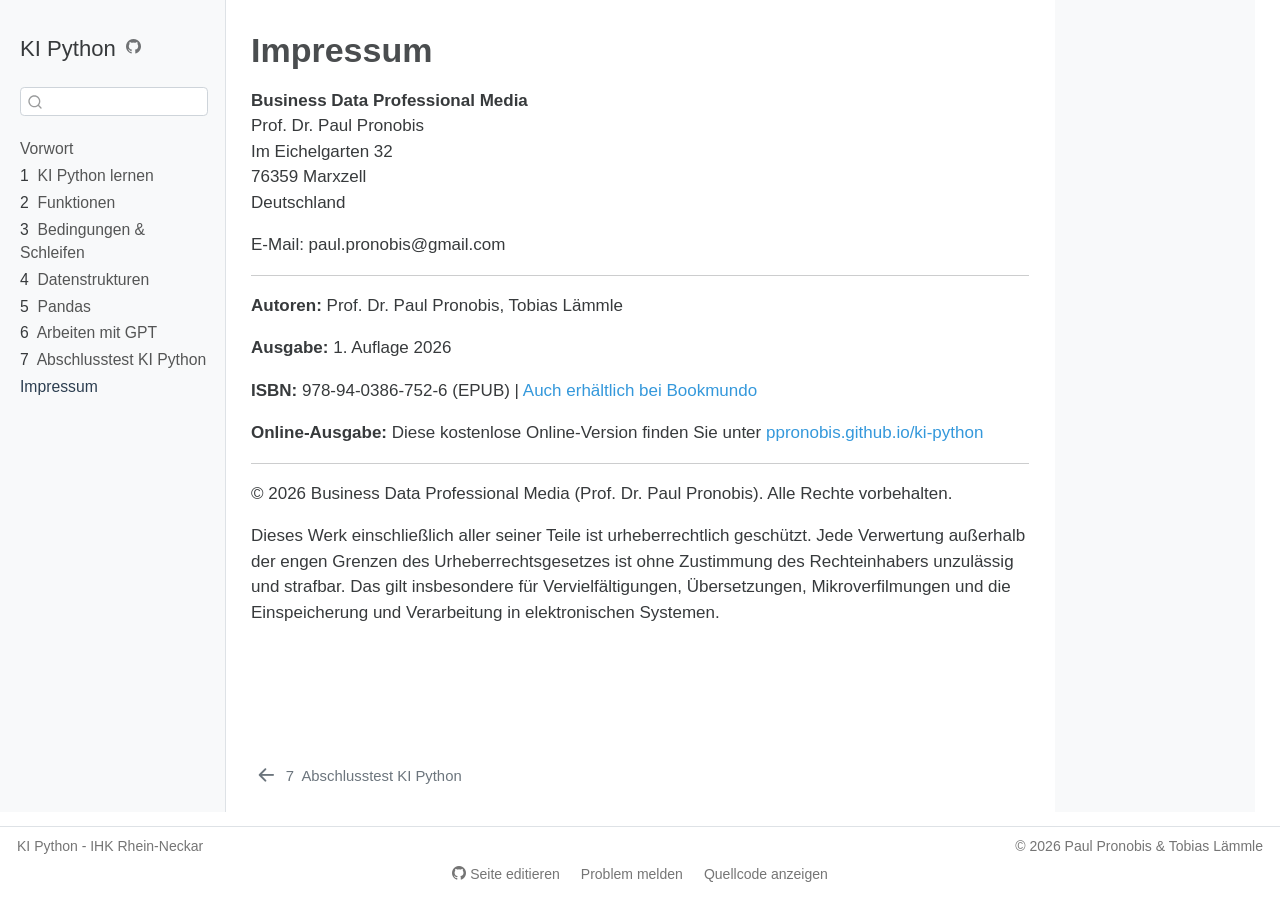
<file: docs/impressum.html>
<!DOCTYPE html>
<html xmlns="http://www.w3.org/1999/xhtml" lang="de" xml:lang="de"><head>

<meta charset="utf-8">
<meta name="generator" content="quarto-1.3.450">

<meta name="viewport" content="width=device-width, initial-scale=1.0, user-scalable=yes">


<title>KI Python - Impressum</title>
<style>
code{white-space: pre-wrap;}
span.smallcaps{font-variant: small-caps;}
div.columns{display: flex; gap: min(4vw, 1.5em);}
div.column{flex: auto; overflow-x: auto;}
div.hanging-indent{margin-left: 1.5em; text-indent: -1.5em;}
ul.task-list{list-style: none;}
ul.task-list li input[type="checkbox"] {
  width: 0.8em;
  margin: 0 0.8em 0.2em -1em; /* quarto-specific, see https://github.com/quarto-dev/quarto-cli/issues/4556 */ 
  vertical-align: middle;
}
</style>


<script src="site_libs/quarto-nav/quarto-nav.js"></script>
<script src="site_libs/quarto-nav/headroom.min.js"></script>
<script src="site_libs/clipboard/clipboard.min.js"></script>
<script src="site_libs/quarto-search/autocomplete.umd.js"></script>
<script src="site_libs/quarto-search/fuse.min.js"></script>
<script src="site_libs/quarto-search/quarto-search.js"></script>
<meta name="quarto:offset" content="./">
<link href="./Kapitel 7.html" rel="prev">
<link href="./favicon.png" rel="icon" type="image/png">
<script src="site_libs/quarto-html/quarto.js"></script>
<script src="site_libs/quarto-html/popper.min.js"></script>
<script src="site_libs/quarto-html/tippy.umd.min.js"></script>
<script src="site_libs/quarto-html/anchor.min.js"></script>
<link href="site_libs/quarto-html/tippy.css" rel="stylesheet">
<link href="site_libs/quarto-html/quarto-syntax-highlighting.css" rel="stylesheet" id="quarto-text-highlighting-styles">
<script src="site_libs/bootstrap/bootstrap.min.js"></script>
<link href="site_libs/bootstrap/bootstrap-icons.css" rel="stylesheet">
<link href="site_libs/bootstrap/bootstrap.min.css" rel="stylesheet" id="quarto-bootstrap" data-mode="light">
<script id="quarto-search-options" type="application/json">{
  "location": "sidebar",
  "copy-button": false,
  "collapse-after": 3,
  "panel-placement": "start",
  "type": "textbox",
  "limit": 20,
  "language": {
    "search-no-results-text": "Keine Treffer",
    "search-matching-documents-text": "Treffer",
    "search-copy-link-title": "Link in die Suche kopieren",
    "search-hide-matches-text": "Zusätzliche Treffer verbergen",
    "search-more-match-text": "weitere Treffer in diesem Dokument",
    "search-more-matches-text": "weitere Treffer in diesem Dokument",
    "search-clear-button-title": "Zurücksetzen",
    "search-detached-cancel-button-title": "Abbrechen",
    "search-submit-button-title": "Abschicken",
    "search-label": "Suchen"
  }
}</script>


</head>

<body class="nav-sidebar docked">

<div id="quarto-search-results"></div>
  <header id="quarto-header" class="headroom fixed-top">
  <nav class="quarto-secondary-nav">
    <div class="container-fluid d-flex">
      <button type="button" class="quarto-btn-toggle btn" data-bs-toggle="collapse" data-bs-target="#quarto-sidebar,#quarto-sidebar-glass" aria-controls="quarto-sidebar" aria-expanded="false" aria-label="Seitenleiste umschalten" onclick="if (window.quartoToggleHeadroom) { window.quartoToggleHeadroom(); }">
        <i class="bi bi-layout-text-sidebar-reverse"></i>
      </button>
      <nav class="quarto-page-breadcrumbs" aria-label="breadcrumb"><ol class="breadcrumb"><li class="breadcrumb-item"><a href="./impressum.html">Impressum</a></li></ol></nav>
      <a class="flex-grow-1" role="button" data-bs-toggle="collapse" data-bs-target="#quarto-sidebar,#quarto-sidebar-glass" aria-controls="quarto-sidebar" aria-expanded="false" aria-label="Seitenleiste umschalten" onclick="if (window.quartoToggleHeadroom) { window.quartoToggleHeadroom(); }">      
      </a>
      <button type="button" class="btn quarto-search-button" aria-label="" onclick="window.quartoOpenSearch();">
        <i class="bi bi-search"></i>
      </button>
    </div>
  </nav>
</header>
<!-- content -->
<div id="quarto-content" class="quarto-container page-columns page-rows-contents page-layout-article">
<!-- sidebar -->
  <nav id="quarto-sidebar" class="sidebar collapse collapse-horizontal sidebar-navigation docked overflow-auto">
    <div class="pt-lg-2 mt-2 text-left sidebar-header">
    <div class="sidebar-title mb-0 py-0">
      <a href="./">KI Python</a> 
        <div class="sidebar-tools-main">
    <a href="https://github.com/ppronobis/ki-python" rel="" title="Source Code" class="quarto-navigation-tool px-1" aria-label="Source Code"><i class="bi bi-github"></i></a>
</div>
    </div>
      </div>
        <div class="mt-2 flex-shrink-0 align-items-center">
        <div class="sidebar-search">
        <div id="quarto-search" class="" title="Suchen"></div>
        </div>
        </div>
    <div class="sidebar-menu-container"> 
    <ul class="list-unstyled mt-1">
        <li class="sidebar-item">
  <div class="sidebar-item-container"> 
  <a href="./index.html" class="sidebar-item-text sidebar-link">
 <span class="menu-text">Vorwort</span></a>
  </div>
</li>
        <li class="sidebar-item">
  <div class="sidebar-item-container"> 
  <a href="./Kapitel 1.html" class="sidebar-item-text sidebar-link">
 <span class="menu-text"><span class="chapter-number">1</span>&nbsp; <span class="chapter-title">KI Python lernen</span></span></a>
  </div>
</li>
        <li class="sidebar-item">
  <div class="sidebar-item-container"> 
  <a href="./Kapitel 2.html" class="sidebar-item-text sidebar-link">
 <span class="menu-text"><span class="chapter-number">2</span>&nbsp; <span class="chapter-title">Funktionen</span></span></a>
  </div>
</li>
        <li class="sidebar-item">
  <div class="sidebar-item-container"> 
  <a href="./Kapitel 3.html" class="sidebar-item-text sidebar-link">
 <span class="menu-text"><span class="chapter-number">3</span>&nbsp; <span class="chapter-title">Bedingungen &amp; Schleifen</span></span></a>
  </div>
</li>
        <li class="sidebar-item">
  <div class="sidebar-item-container"> 
  <a href="./Kapitel 4.html" class="sidebar-item-text sidebar-link">
 <span class="menu-text"><span class="chapter-number">4</span>&nbsp; <span class="chapter-title">Datenstrukturen</span></span></a>
  </div>
</li>
        <li class="sidebar-item">
  <div class="sidebar-item-container"> 
  <a href="./Kapitel 5.html" class="sidebar-item-text sidebar-link">
 <span class="menu-text"><span class="chapter-number">5</span>&nbsp; <span class="chapter-title">Pandas</span></span></a>
  </div>
</li>
        <li class="sidebar-item">
  <div class="sidebar-item-container"> 
  <a href="./Kapitel 6.html" class="sidebar-item-text sidebar-link">
 <span class="menu-text"><span class="chapter-number">6</span>&nbsp; <span class="chapter-title">Arbeiten mit GPT</span></span></a>
  </div>
</li>
        <li class="sidebar-item">
  <div class="sidebar-item-container"> 
  <a href="./Kapitel 7.html" class="sidebar-item-text sidebar-link">
 <span class="menu-text"><span class="chapter-number">7</span>&nbsp; <span class="chapter-title">Abschlusstest KI Python</span></span></a>
  </div>
</li>
        <li class="sidebar-item">
  <div class="sidebar-item-container"> 
  <a href="./impressum.html" class="sidebar-item-text sidebar-link active">
 <span class="menu-text">Impressum</span></a>
  </div>
</li>
    </ul>
    </div>
</nav>
<div id="quarto-sidebar-glass" data-bs-toggle="collapse" data-bs-target="#quarto-sidebar,#quarto-sidebar-glass"></div>
<!-- margin-sidebar -->
    <div id="quarto-margin-sidebar" class="sidebar margin-sidebar">
        
    </div>
<!-- main -->
<main class="content" id="quarto-document-content">

<header id="title-block-header" class="quarto-title-block default">
<div class="quarto-title">
<h1 class="title">Impressum</h1>
</div>



<div class="quarto-title-meta">

    
  
    
  </div>
  

</header>

<p><strong>Business Data Professional Media</strong><br>
Prof.&nbsp;Dr.&nbsp;Paul Pronobis<br>
Im Eichelgarten 32<br>
76359 Marxzell<br>
Deutschland</p>
<p>E-Mail: paul.pronobis@gmail.com</p>
<hr>
<p><strong>Autoren:</strong> Prof.&nbsp;Dr.&nbsp;Paul Pronobis, Tobias Lämmle</p>
<p><strong>Ausgabe:</strong> 1. Auflage 2026</p>
<p><strong>ISBN:</strong> 978-94-0386-752-6 (EPUB) | <a href="https://www.bookmundo.com/shop/ki-python-9789403867526">Auch erhältlich bei Bookmundo</a></p>
<p><strong>Online-Ausgabe:</strong> Diese kostenlose Online-Version finden Sie unter <a href="https://ppronobis.github.io/ki-python/">ppronobis.github.io/ki-python</a></p>
<hr>
<p>© 2026 Business Data Professional Media (Prof.&nbsp;Dr.&nbsp;Paul Pronobis). Alle Rechte vorbehalten.</p>
<p>Dieses Werk einschließlich aller seiner Teile ist urheberrechtlich geschützt. Jede Verwertung außerhalb der engen Grenzen des Urheberrechtsgesetzes ist ohne Zustimmung des Rechteinhabers unzulässig und strafbar. Das gilt insbesondere für Vervielfältigungen, Übersetzungen, Mikroverfilmungen und die Einspeicherung und Verarbeitung in elektronischen Systemen.</p>



</main> <!-- /main -->
<script id="quarto-html-after-body" type="application/javascript">
window.document.addEventListener("DOMContentLoaded", function (event) {
  const toggleBodyColorMode = (bsSheetEl) => {
    const mode = bsSheetEl.getAttribute("data-mode");
    const bodyEl = window.document.querySelector("body");
    if (mode === "dark") {
      bodyEl.classList.add("quarto-dark");
      bodyEl.classList.remove("quarto-light");
    } else {
      bodyEl.classList.add("quarto-light");
      bodyEl.classList.remove("quarto-dark");
    }
  }
  const toggleBodyColorPrimary = () => {
    const bsSheetEl = window.document.querySelector("link#quarto-bootstrap");
    if (bsSheetEl) {
      toggleBodyColorMode(bsSheetEl);
    }
  }
  toggleBodyColorPrimary();  
  const icon = "";
  const anchorJS = new window.AnchorJS();
  anchorJS.options = {
    placement: 'right',
    icon: icon
  };
  anchorJS.add('.anchored');
  const isCodeAnnotation = (el) => {
    for (const clz of el.classList) {
      if (clz.startsWith('code-annotation-')) {                     
        return true;
      }
    }
    return false;
  }
  const clipboard = new window.ClipboardJS('.code-copy-button', {
    text: function(trigger) {
      const codeEl = trigger.previousElementSibling.cloneNode(true);
      for (const childEl of codeEl.children) {
        if (isCodeAnnotation(childEl)) {
          childEl.remove();
        }
      }
      return codeEl.innerText;
    }
  });
  clipboard.on('success', function(e) {
    // button target
    const button = e.trigger;
    // don't keep focus
    button.blur();
    // flash "checked"
    button.classList.add('code-copy-button-checked');
    var currentTitle = button.getAttribute("title");
    button.setAttribute("title", "Kopiert");
    let tooltip;
    if (window.bootstrap) {
      button.setAttribute("data-bs-toggle", "tooltip");
      button.setAttribute("data-bs-placement", "left");
      button.setAttribute("data-bs-title", "Kopiert");
      tooltip = new bootstrap.Tooltip(button, 
        { trigger: "manual", 
          customClass: "code-copy-button-tooltip",
          offset: [0, -8]});
      tooltip.show();    
    }
    setTimeout(function() {
      if (tooltip) {
        tooltip.hide();
        button.removeAttribute("data-bs-title");
        button.removeAttribute("data-bs-toggle");
        button.removeAttribute("data-bs-placement");
      }
      button.setAttribute("title", currentTitle);
      button.classList.remove('code-copy-button-checked');
    }, 1000);
    // clear code selection
    e.clearSelection();
  });
  function tippyHover(el, contentFn) {
    const config = {
      allowHTML: true,
      content: contentFn,
      maxWidth: 500,
      delay: 100,
      arrow: false,
      appendTo: function(el) {
          return el.parentElement;
      },
      interactive: true,
      interactiveBorder: 10,
      theme: 'quarto',
      placement: 'bottom-start'
    };
    window.tippy(el, config); 
  }
  const noterefs = window.document.querySelectorAll('a[role="doc-noteref"]');
  for (var i=0; i<noterefs.length; i++) {
    const ref = noterefs[i];
    tippyHover(ref, function() {
      // use id or data attribute instead here
      let href = ref.getAttribute('data-footnote-href') || ref.getAttribute('href');
      try { href = new URL(href).hash; } catch {}
      const id = href.replace(/^#\/?/, "");
      const note = window.document.getElementById(id);
      return note.innerHTML;
    });
  }
      let selectedAnnoteEl;
      const selectorForAnnotation = ( cell, annotation) => {
        let cellAttr = 'data-code-cell="' + cell + '"';
        let lineAttr = 'data-code-annotation="' +  annotation + '"';
        const selector = 'span[' + cellAttr + '][' + lineAttr + ']';
        return selector;
      }
      const selectCodeLines = (annoteEl) => {
        const doc = window.document;
        const targetCell = annoteEl.getAttribute("data-target-cell");
        const targetAnnotation = annoteEl.getAttribute("data-target-annotation");
        const annoteSpan = window.document.querySelector(selectorForAnnotation(targetCell, targetAnnotation));
        const lines = annoteSpan.getAttribute("data-code-lines").split(",");
        const lineIds = lines.map((line) => {
          return targetCell + "-" + line;
        })
        let top = null;
        let height = null;
        let parent = null;
        if (lineIds.length > 0) {
            //compute the position of the single el (top and bottom and make a div)
            const el = window.document.getElementById(lineIds[0]);
            top = el.offsetTop;
            height = el.offsetHeight;
            parent = el.parentElement.parentElement;
          if (lineIds.length > 1) {
            const lastEl = window.document.getElementById(lineIds[lineIds.length - 1]);
            const bottom = lastEl.offsetTop + lastEl.offsetHeight;
            height = bottom - top;
          }
          if (top !== null && height !== null && parent !== null) {
            // cook up a div (if necessary) and position it 
            let div = window.document.getElementById("code-annotation-line-highlight");
            if (div === null) {
              div = window.document.createElement("div");
              div.setAttribute("id", "code-annotation-line-highlight");
              div.style.position = 'absolute';
              parent.appendChild(div);
            }
            div.style.top = top - 2 + "px";
            div.style.height = height + 4 + "px";
            let gutterDiv = window.document.getElementById("code-annotation-line-highlight-gutter");
            if (gutterDiv === null) {
              gutterDiv = window.document.createElement("div");
              gutterDiv.setAttribute("id", "code-annotation-line-highlight-gutter");
              gutterDiv.style.position = 'absolute';
              const codeCell = window.document.getElementById(targetCell);
              const gutter = codeCell.querySelector('.code-annotation-gutter');
              gutter.appendChild(gutterDiv);
            }
            gutterDiv.style.top = top - 2 + "px";
            gutterDiv.style.height = height + 4 + "px";
          }
          selectedAnnoteEl = annoteEl;
        }
      };
      const unselectCodeLines = () => {
        const elementsIds = ["code-annotation-line-highlight", "code-annotation-line-highlight-gutter"];
        elementsIds.forEach((elId) => {
          const div = window.document.getElementById(elId);
          if (div) {
            div.remove();
          }
        });
        selectedAnnoteEl = undefined;
      };
      // Attach click handler to the DT
      const annoteDls = window.document.querySelectorAll('dt[data-target-cell]');
      for (const annoteDlNode of annoteDls) {
        annoteDlNode.addEventListener('click', (event) => {
          const clickedEl = event.target;
          if (clickedEl !== selectedAnnoteEl) {
            unselectCodeLines();
            const activeEl = window.document.querySelector('dt[data-target-cell].code-annotation-active');
            if (activeEl) {
              activeEl.classList.remove('code-annotation-active');
            }
            selectCodeLines(clickedEl);
            clickedEl.classList.add('code-annotation-active');
          } else {
            // Unselect the line
            unselectCodeLines();
            clickedEl.classList.remove('code-annotation-active');
          }
        });
      }
  const findCites = (el) => {
    const parentEl = el.parentElement;
    if (parentEl) {
      const cites = parentEl.dataset.cites;
      if (cites) {
        return {
          el,
          cites: cites.split(' ')
        };
      } else {
        return findCites(el.parentElement)
      }
    } else {
      return undefined;
    }
  };
  var bibliorefs = window.document.querySelectorAll('a[role="doc-biblioref"]');
  for (var i=0; i<bibliorefs.length; i++) {
    const ref = bibliorefs[i];
    const citeInfo = findCites(ref);
    if (citeInfo) {
      tippyHover(citeInfo.el, function() {
        var popup = window.document.createElement('div');
        citeInfo.cites.forEach(function(cite) {
          var citeDiv = window.document.createElement('div');
          citeDiv.classList.add('hanging-indent');
          citeDiv.classList.add('csl-entry');
          var biblioDiv = window.document.getElementById('ref-' + cite);
          if (biblioDiv) {
            citeDiv.innerHTML = biblioDiv.innerHTML;
          }
          popup.appendChild(citeDiv);
        });
        return popup.innerHTML;
      });
    }
  }
    var localhostRegex = new RegExp(/^(?:http|https):\/\/localhost\:?[0-9]*\//);
      var filterRegex = new RegExp('/' + window.location.host + '/');
    var isInternal = (href) => {
        return filterRegex.test(href) || localhostRegex.test(href);
    }
    // Inspect non-navigation links and adorn them if external
 	var links = window.document.querySelectorAll('a[href]:not(.nav-link):not(.navbar-brand):not(.toc-action):not(.sidebar-link):not(.sidebar-item-toggle):not(.pagination-link):not(.no-external):not([aria-hidden]):not(.dropdown-item)');
    for (var i=0; i<links.length; i++) {
      const link = links[i];
      if (!isInternal(link.href)) {
          // target, if specified
          link.setAttribute("target", "_blank");
      }
    }
});
</script>
<nav class="page-navigation">
  <div class="nav-page nav-page-previous">
      <a href="./Kapitel 7.html" class="pagination-link">
        <i class="bi bi-arrow-left-short"></i> <span class="nav-page-text"><span class="chapter-number">7</span>&nbsp; <span class="chapter-title">Abschlusstest KI Python</span></span>
      </a>          
  </div>
  <div class="nav-page nav-page-next">
  </div>
</nav>
</div> <!-- /content -->
<footer class="footer">
  <div class="nav-footer">
    <div class="nav-footer-left">KI Python - IHK Rhein-Neckar</div>   
    <div class="nav-footer-center">
      &nbsp;
    <div class="toc-actions"><div><i class="bi bi-github"></i></div><div class="action-links"><p><a href="https://github.com/ppronobis/ki-python/edit/main/impressum.qmd" class="toc-action">Seite editieren</a></p><p><a href="https://github.com/ppronobis/ki-python/issues/new" class="toc-action">Problem melden</a></p><p><a href="https://github.com/ppronobis/ki-python/blob/main/impressum.qmd" class="toc-action">Quellcode anzeigen</a></p></div></div></div>
    <div class="nav-footer-right">© 2026 Paul Pronobis &amp; Tobias Lämmle</div>
  </div>
</footer>



</body></html>
</file>
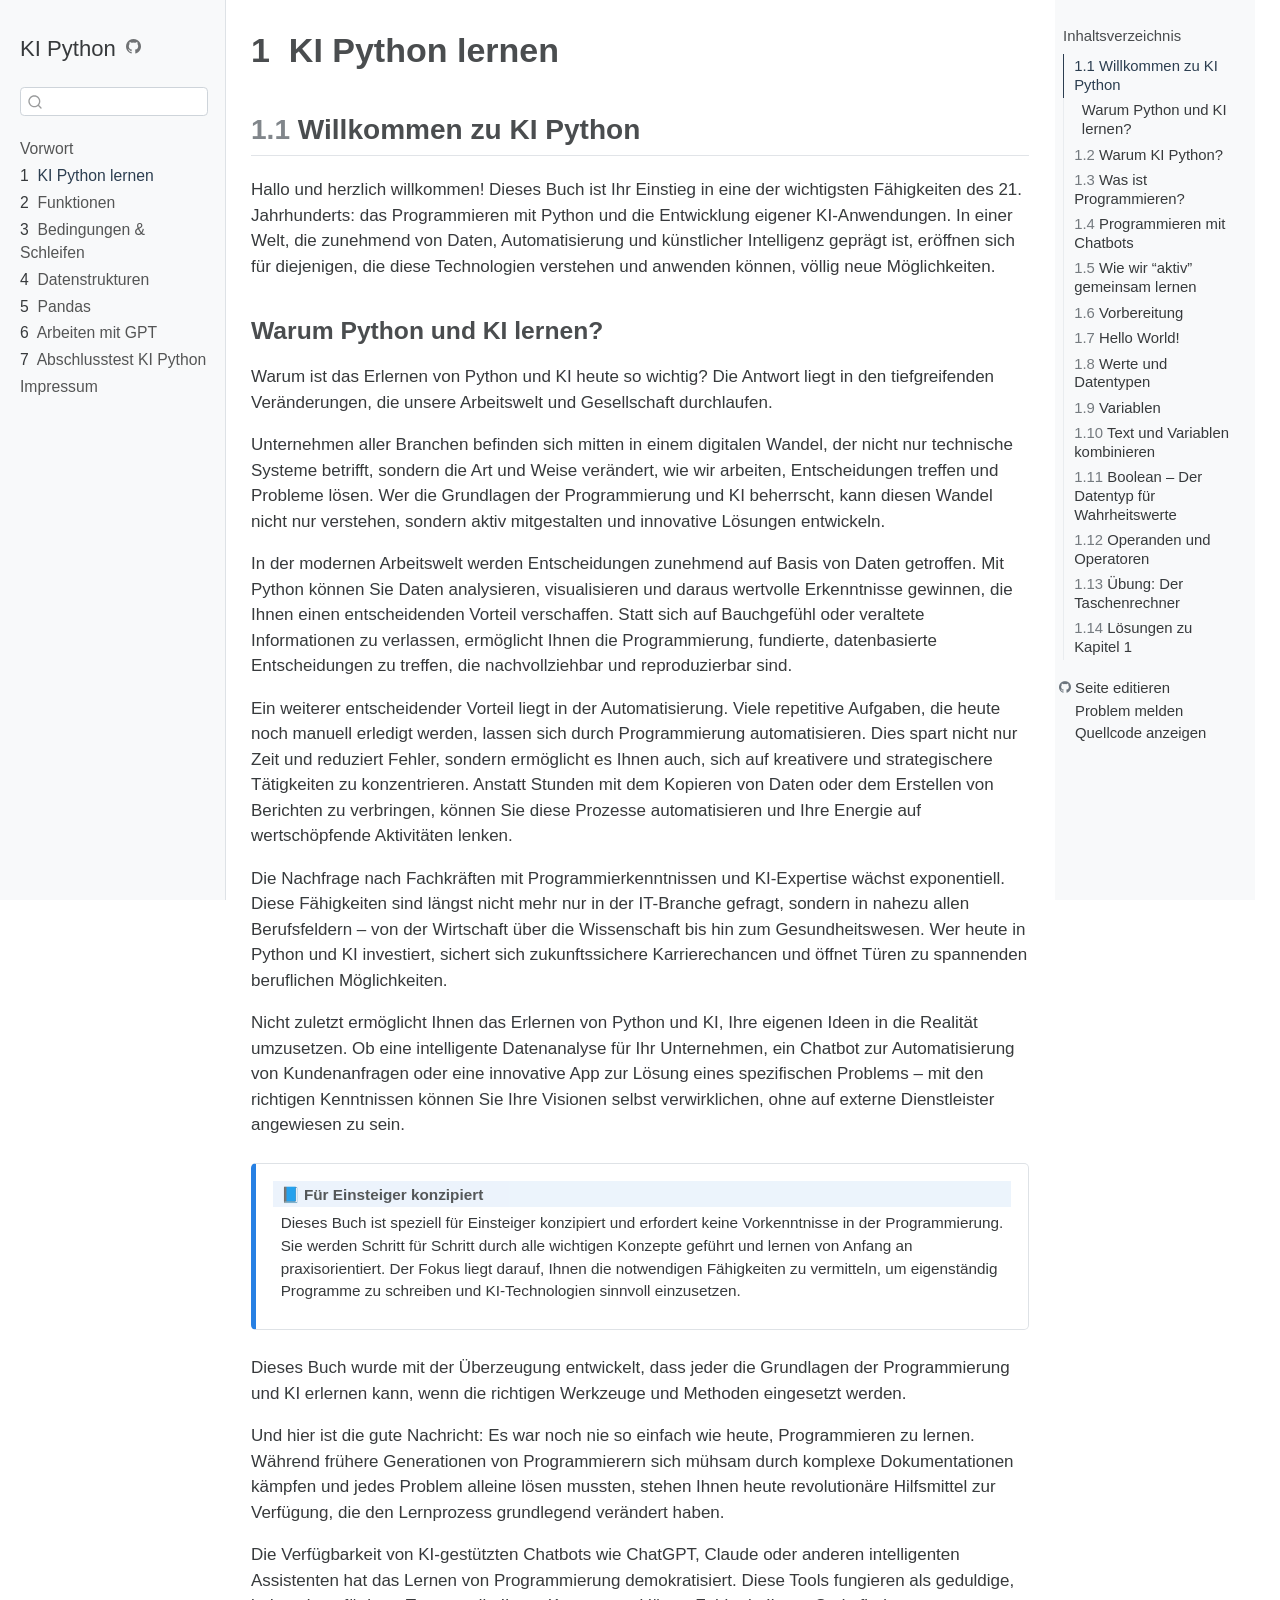
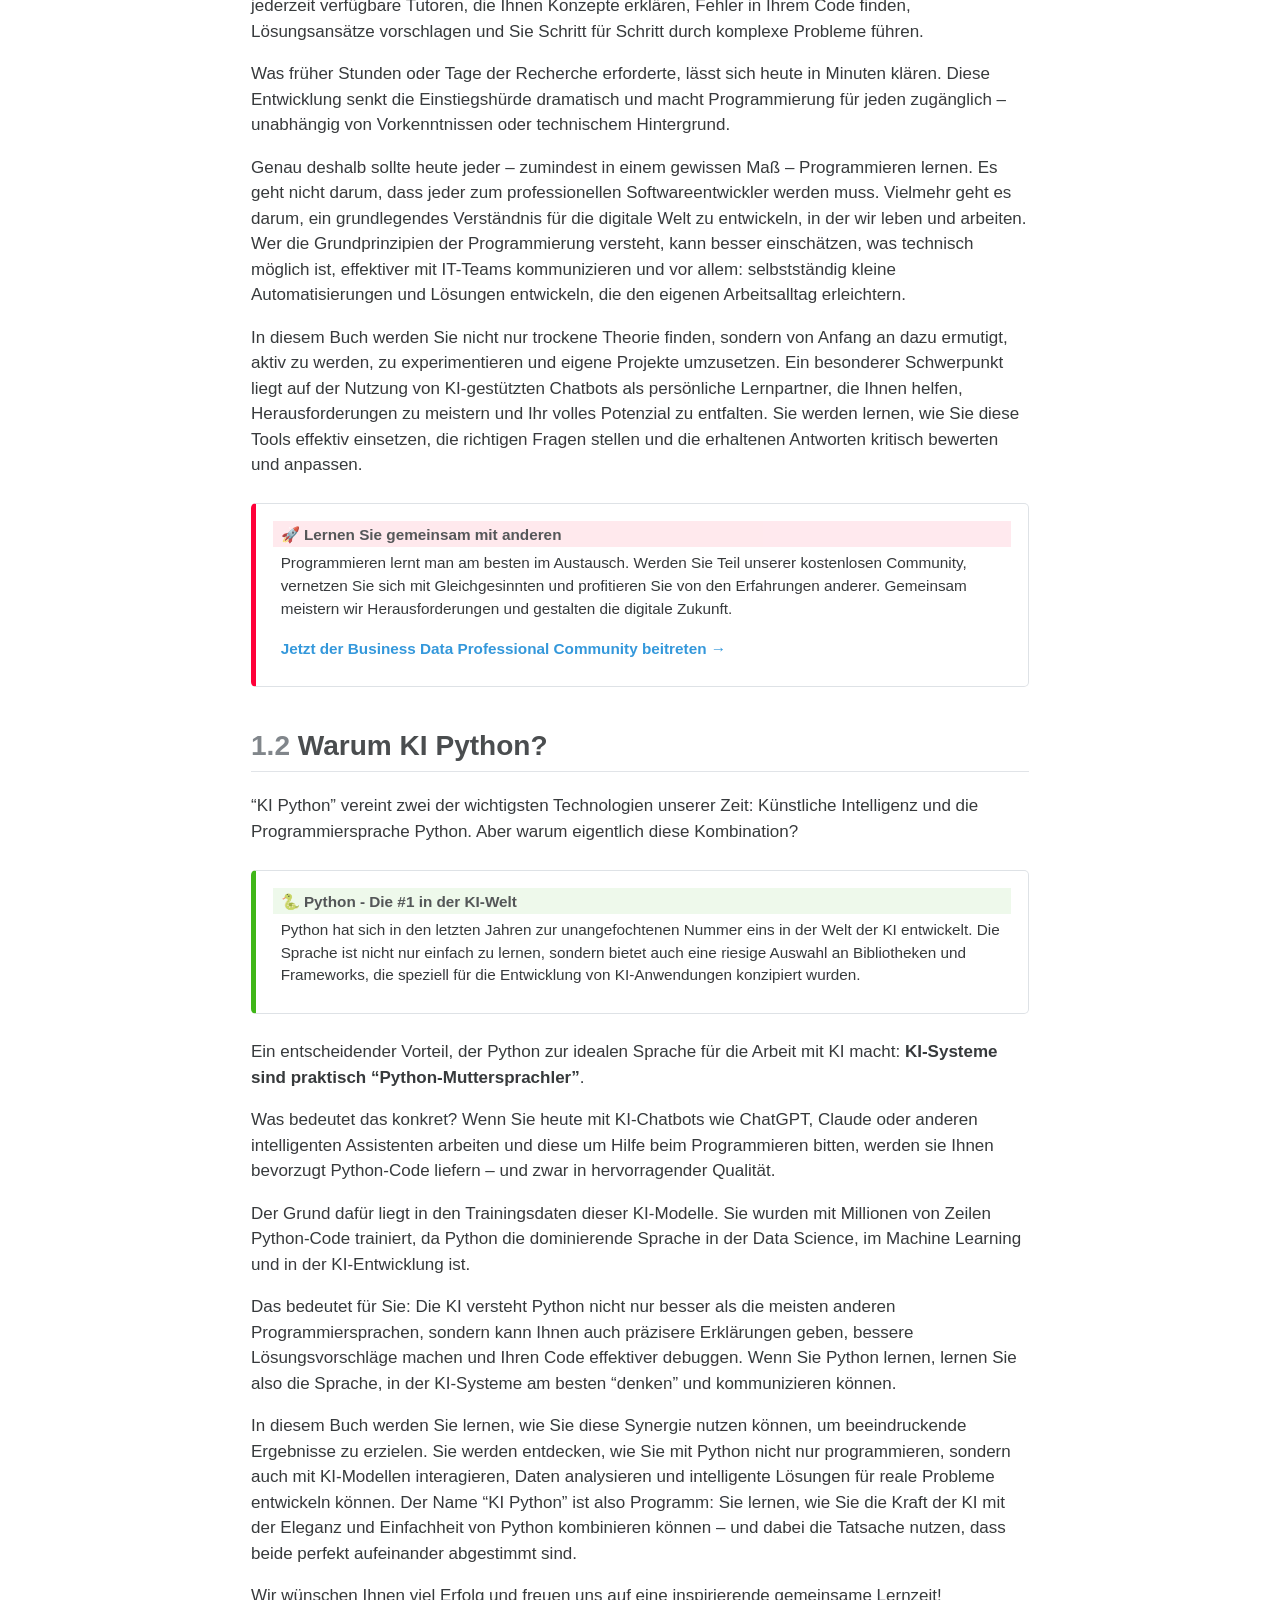
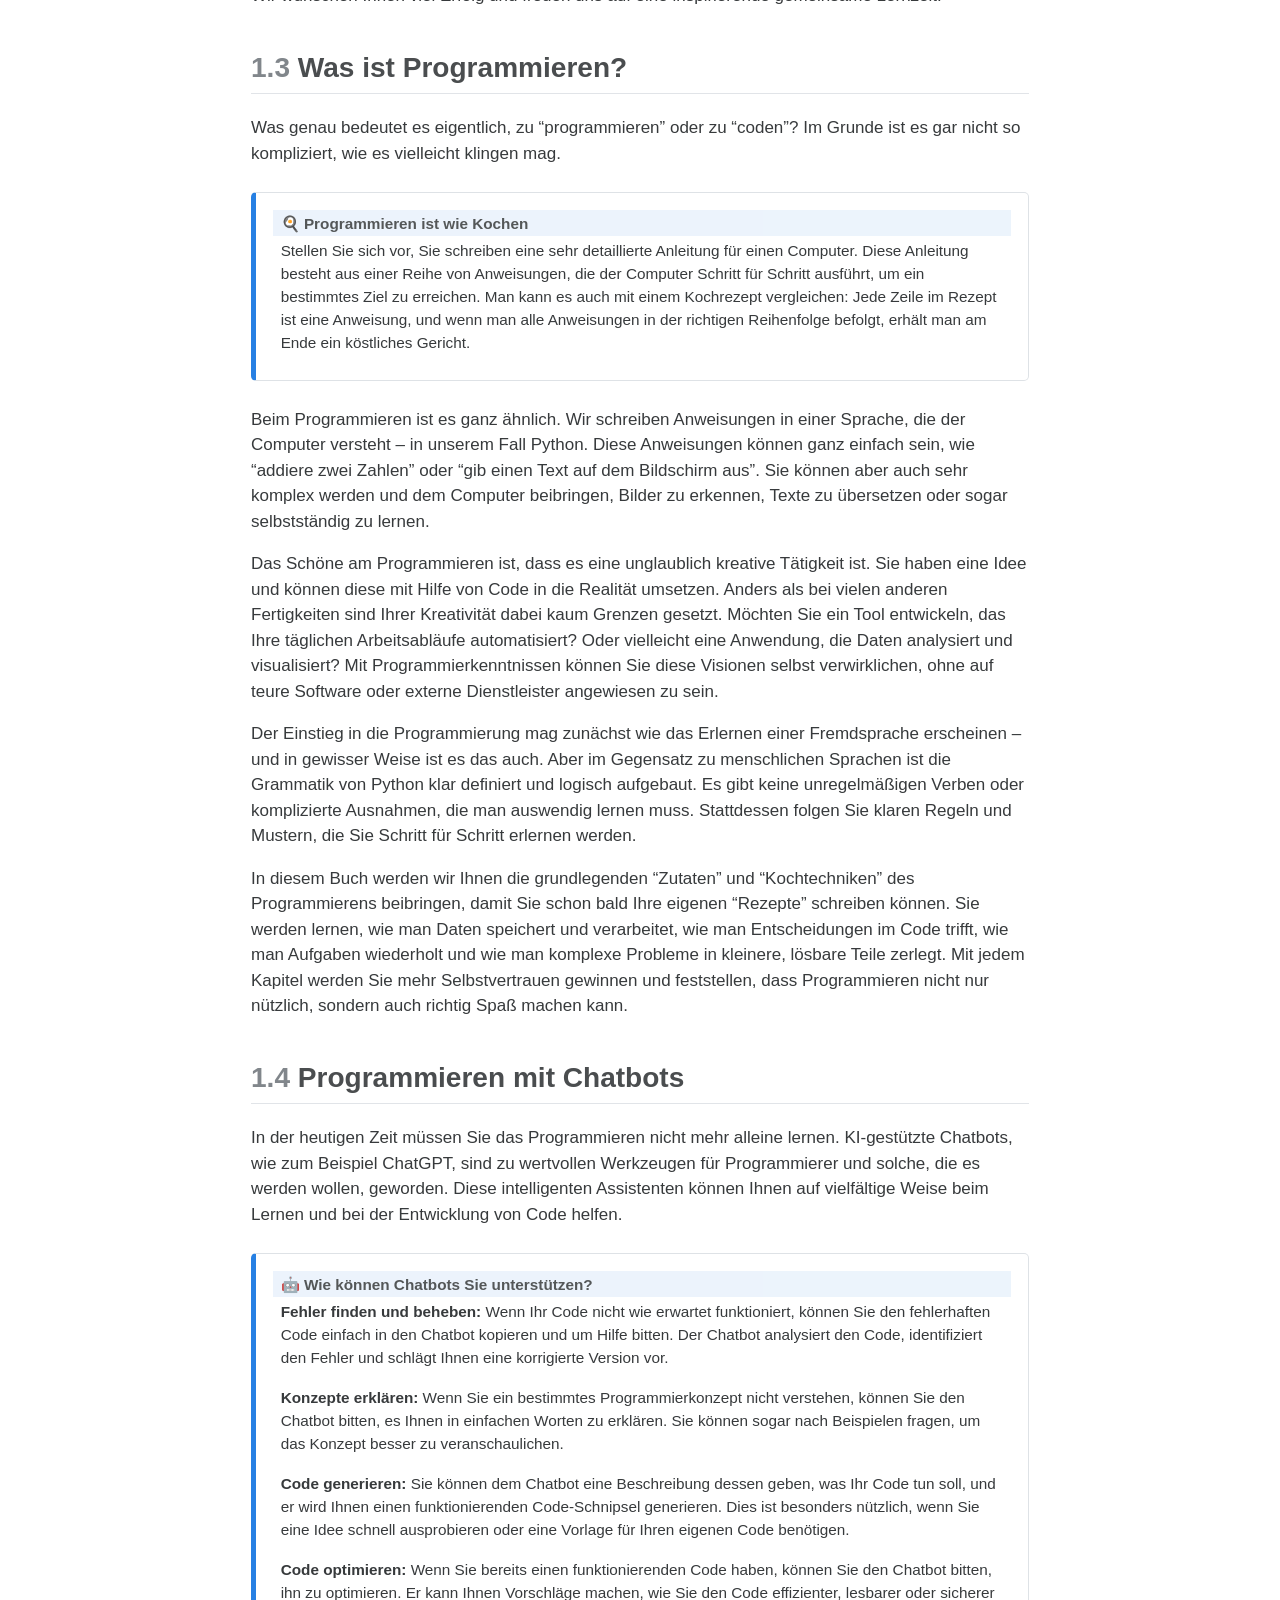
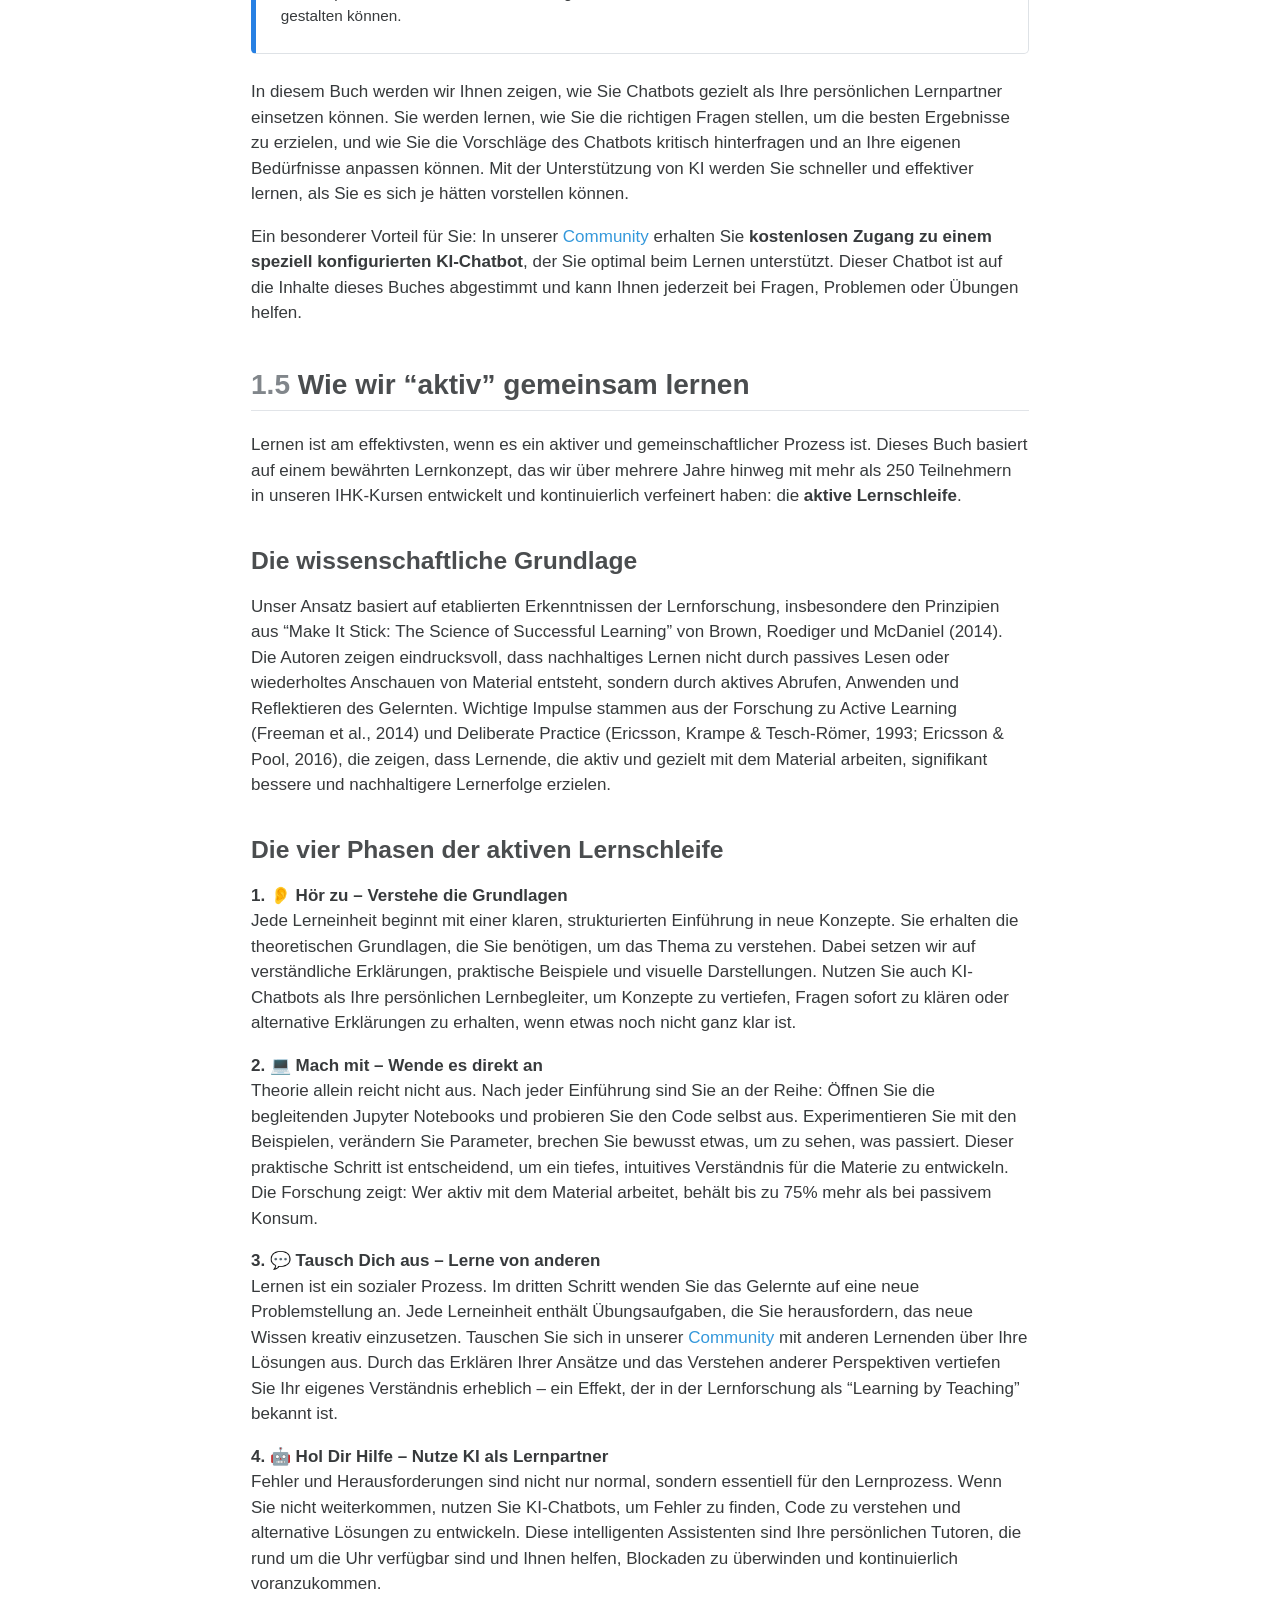
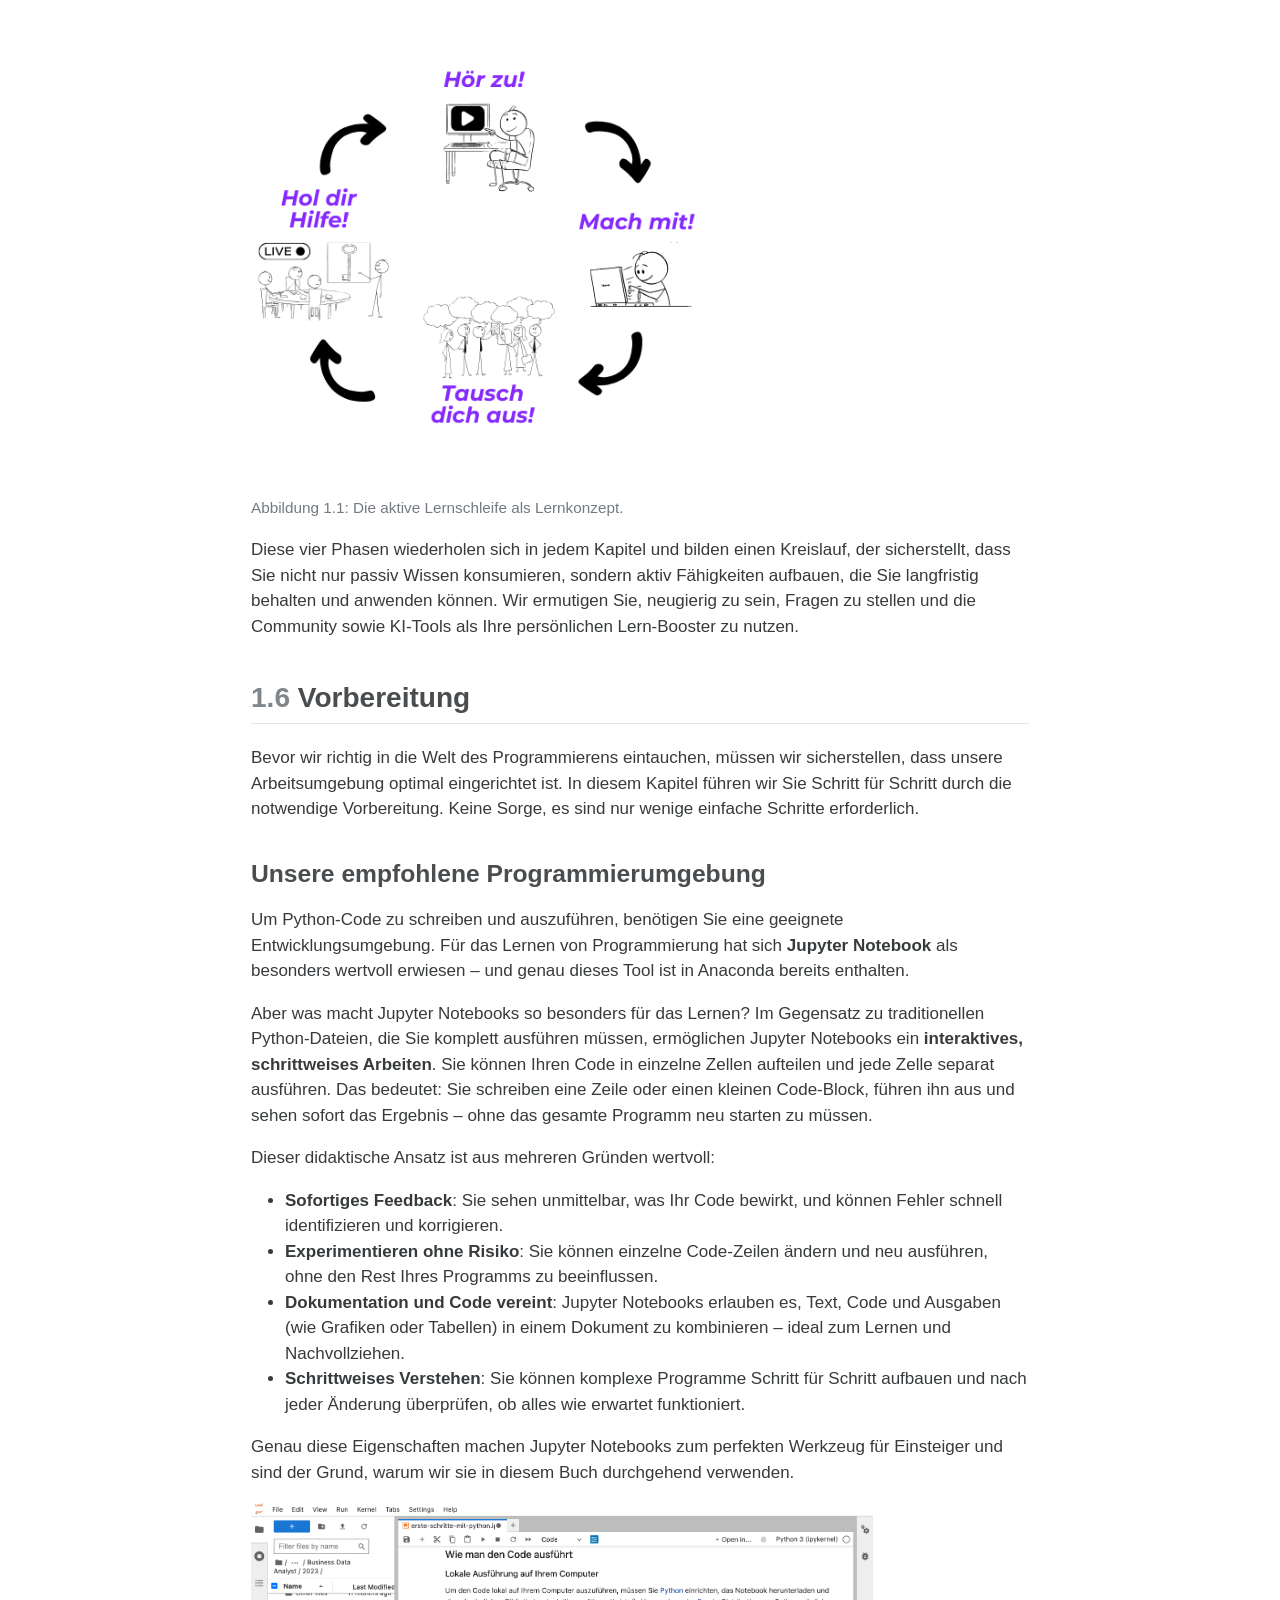
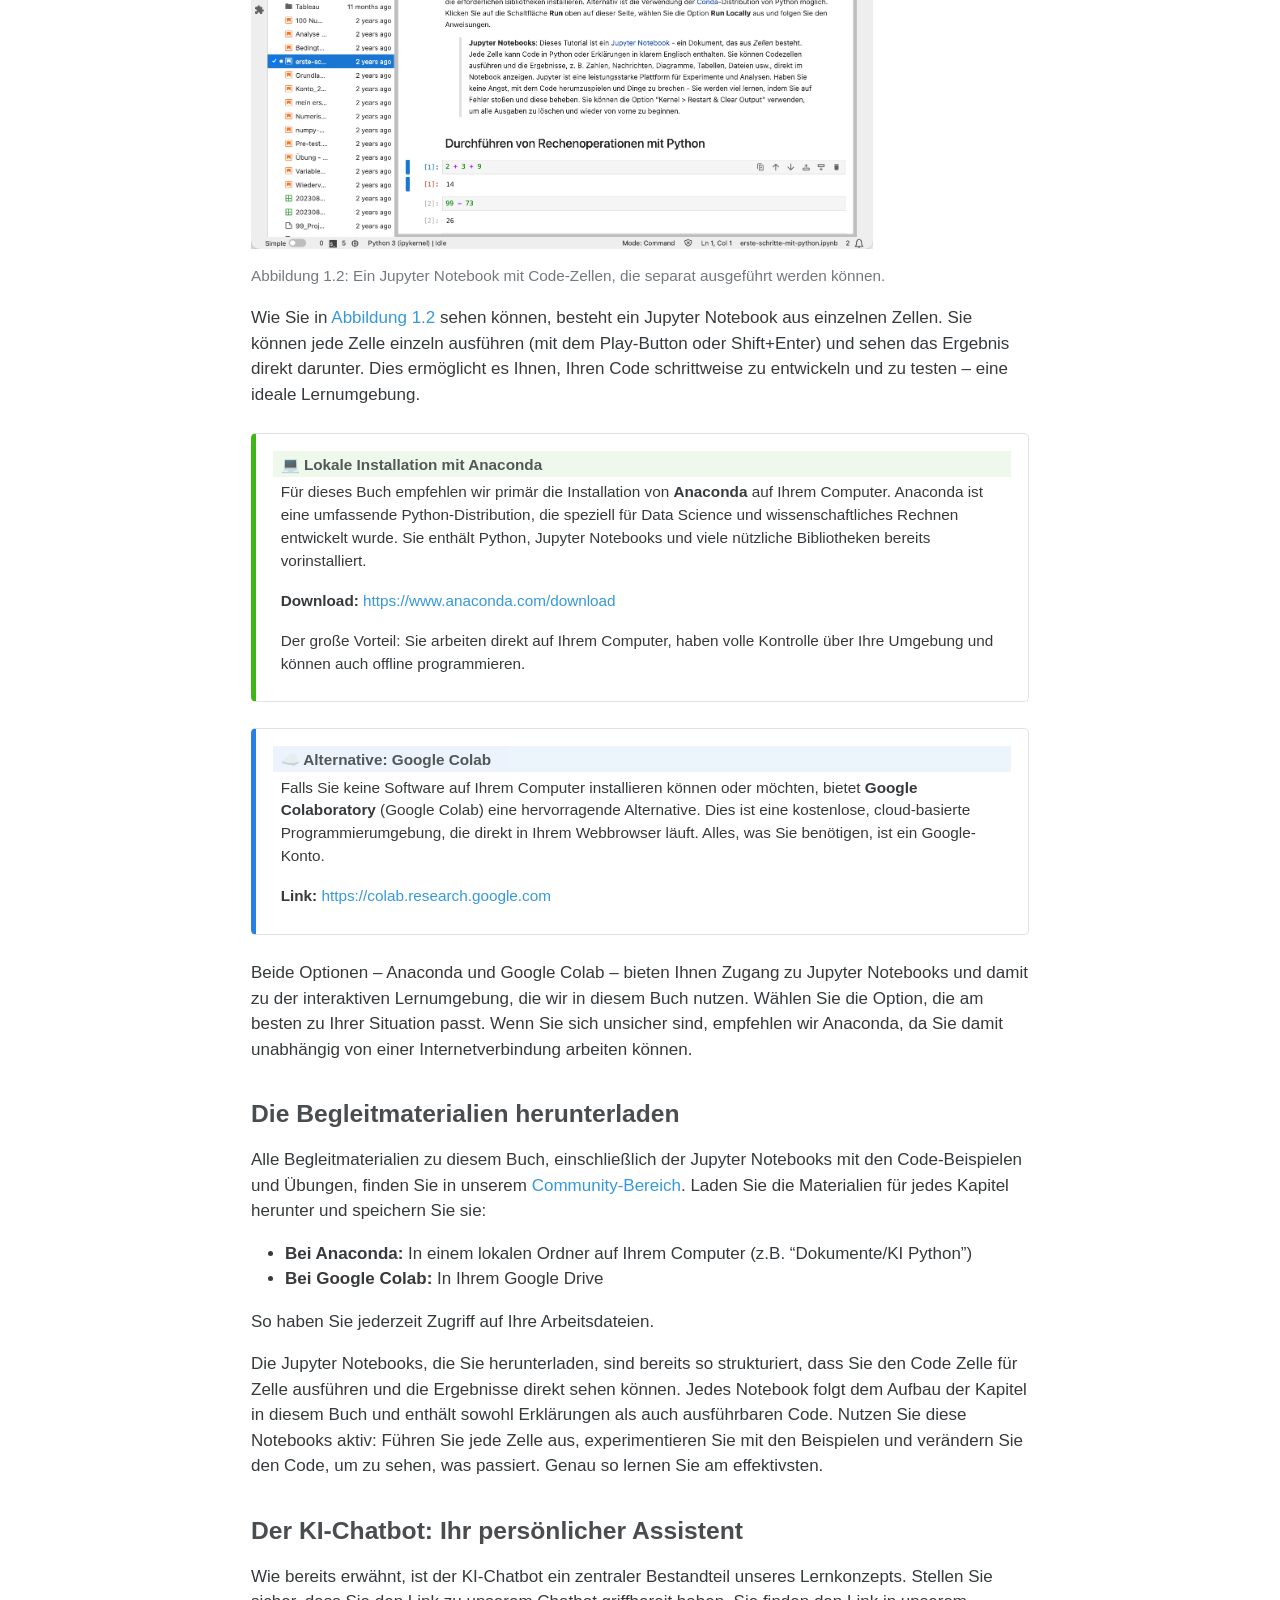
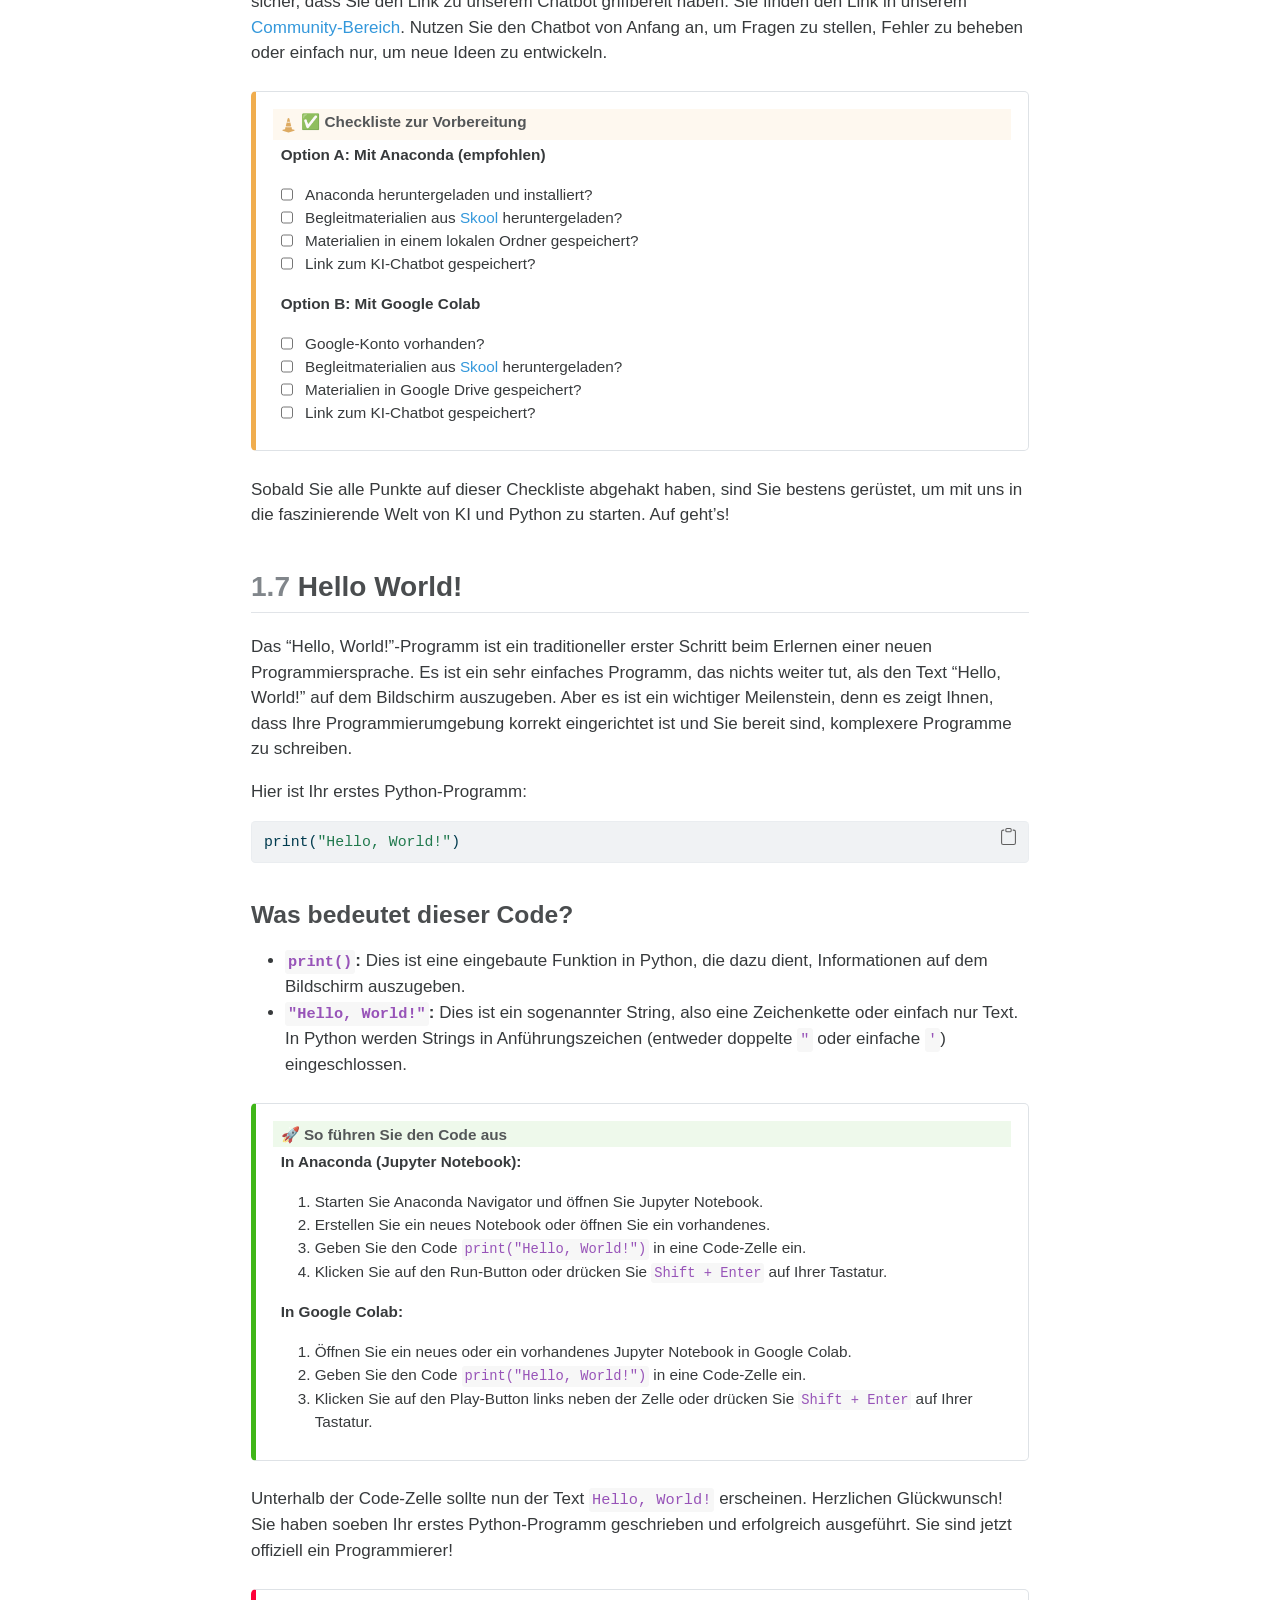
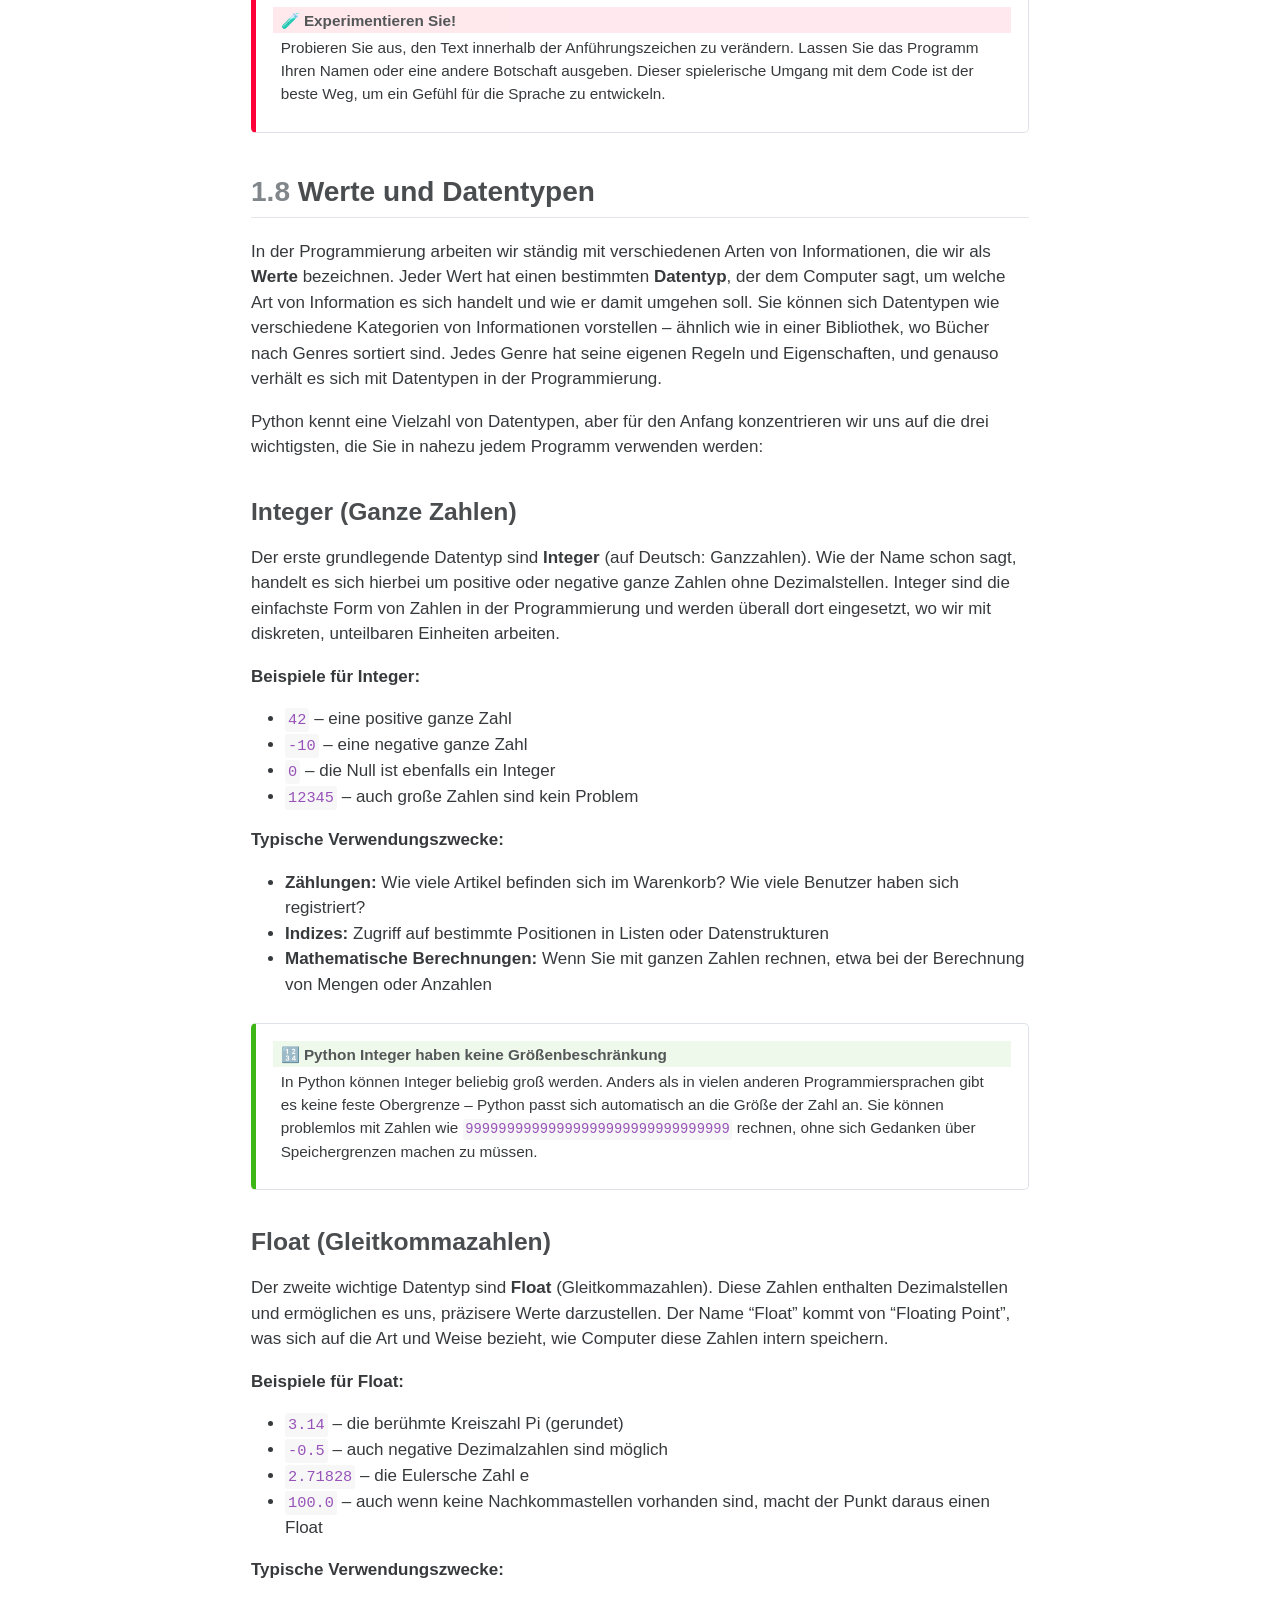
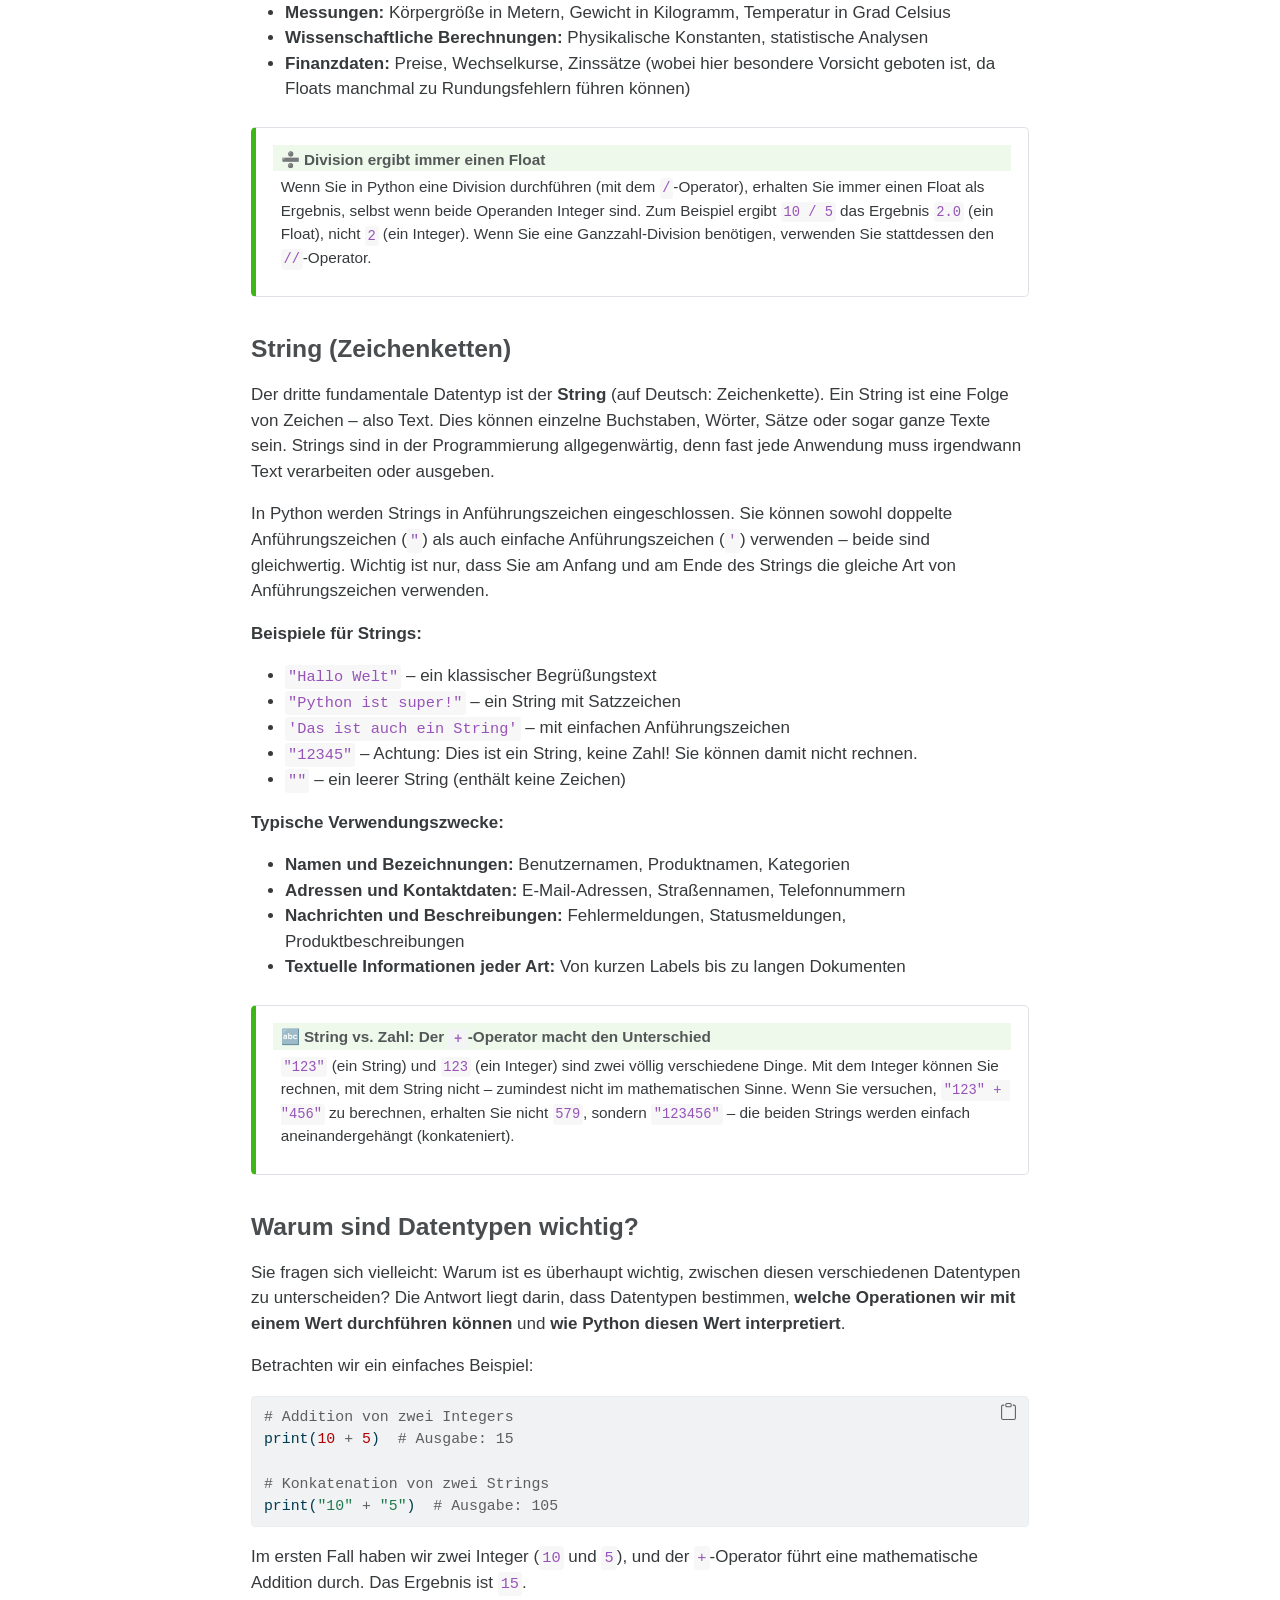
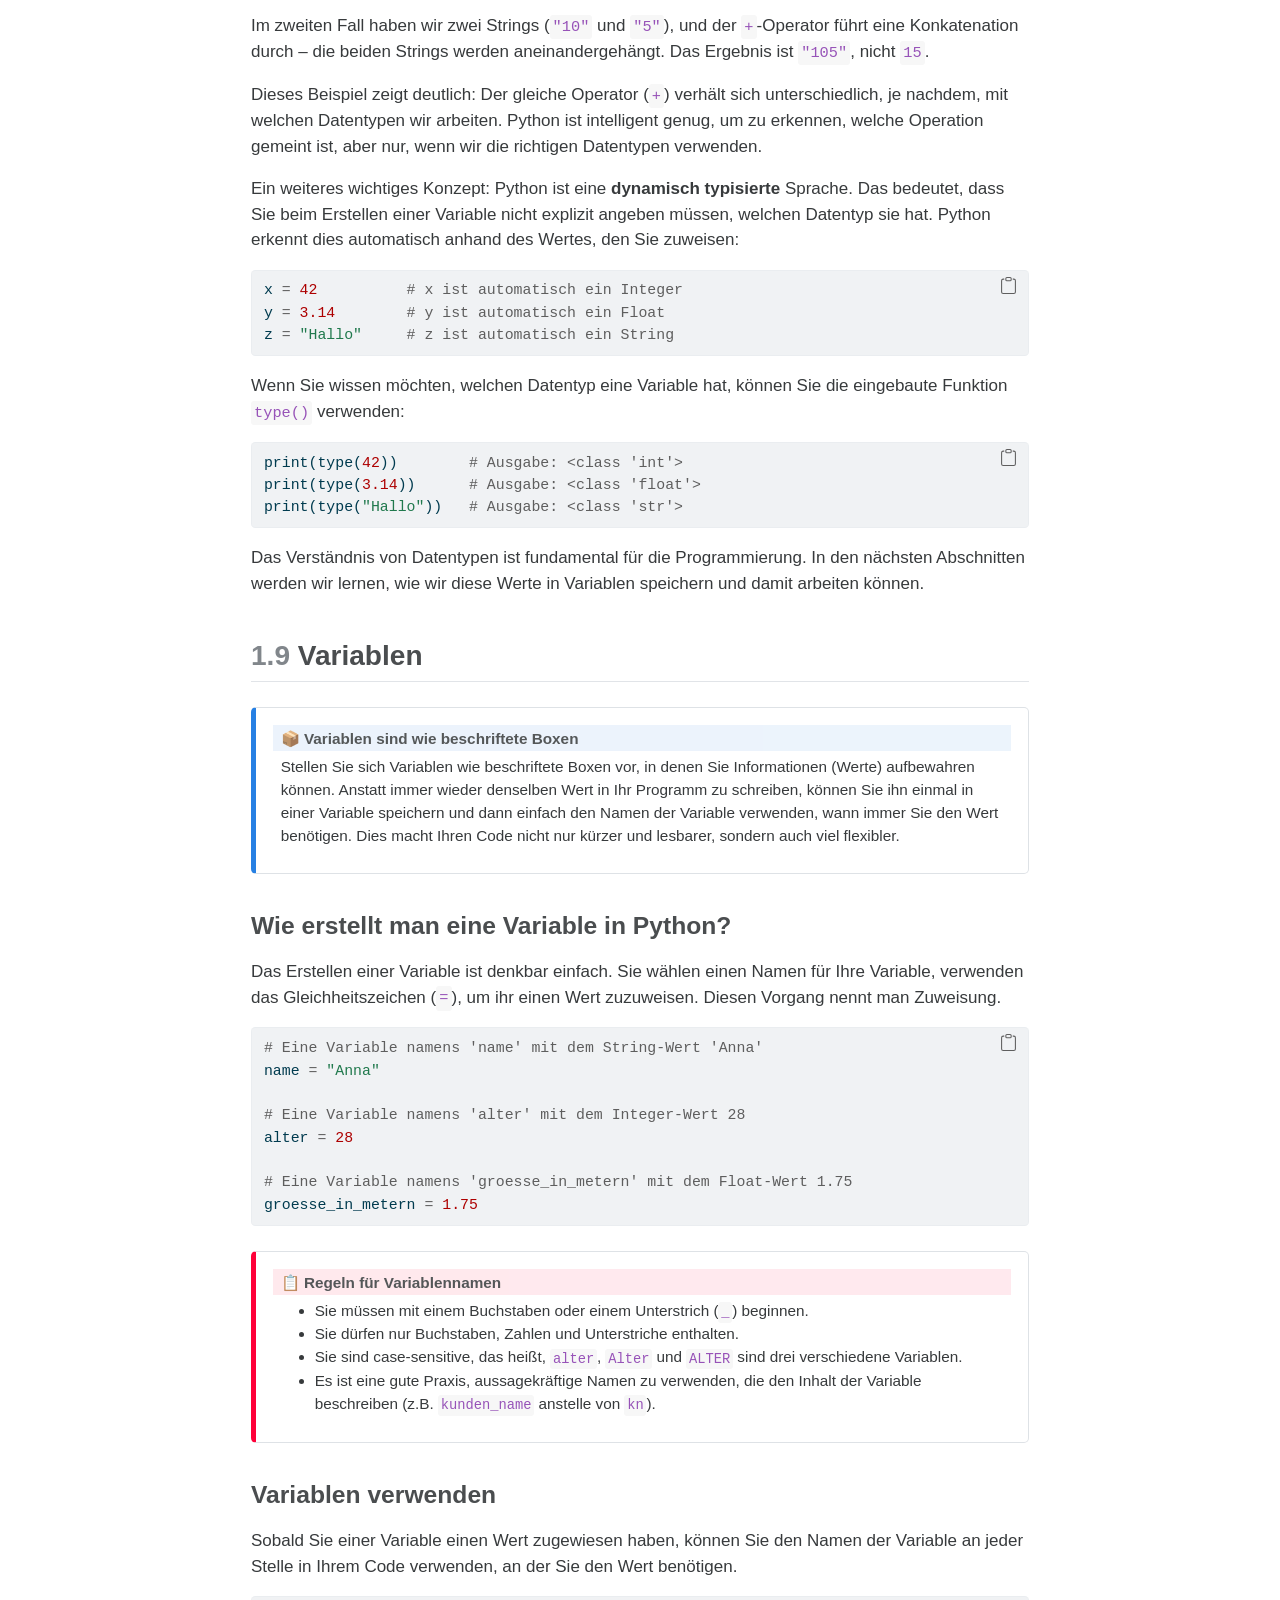
<file: docs/Kapitel 1.html>
<!DOCTYPE html>
<html xmlns="http://www.w3.org/1999/xhtml" lang="de" xml:lang="de"><head>

<meta charset="utf-8">
<meta name="generator" content="quarto-1.3.450">

<meta name="viewport" content="width=device-width, initial-scale=1.0, user-scalable=yes">


<title>KI Python - 1&nbsp; KI Python lernen</title>
<style>
code{white-space: pre-wrap;}
span.smallcaps{font-variant: small-caps;}
div.columns{display: flex; gap: min(4vw, 1.5em);}
div.column{flex: auto; overflow-x: auto;}
div.hanging-indent{margin-left: 1.5em; text-indent: -1.5em;}
ul.task-list{list-style: none;}
ul.task-list li input[type="checkbox"] {
  width: 0.8em;
  margin: 0 0.8em 0.2em -1em; /* quarto-specific, see https://github.com/quarto-dev/quarto-cli/issues/4556 */ 
  vertical-align: middle;
}
/* CSS for syntax highlighting */
pre > code.sourceCode { white-space: pre; position: relative; }
pre > code.sourceCode > span { display: inline-block; line-height: 1.25; }
pre > code.sourceCode > span:empty { height: 1.2em; }
.sourceCode { overflow: visible; }
code.sourceCode > span { color: inherit; text-decoration: inherit; }
div.sourceCode { margin: 1em 0; }
pre.sourceCode { margin: 0; }
@media screen {
div.sourceCode { overflow: auto; }
}
@media print {
pre > code.sourceCode { white-space: pre-wrap; }
pre > code.sourceCode > span { text-indent: -5em; padding-left: 5em; }
}
pre.numberSource code
  { counter-reset: source-line 0; }
pre.numberSource code > span
  { position: relative; left: -4em; counter-increment: source-line; }
pre.numberSource code > span > a:first-child::before
  { content: counter(source-line);
    position: relative; left: -1em; text-align: right; vertical-align: baseline;
    border: none; display: inline-block;
    -webkit-touch-callout: none; -webkit-user-select: none;
    -khtml-user-select: none; -moz-user-select: none;
    -ms-user-select: none; user-select: none;
    padding: 0 4px; width: 4em;
  }
pre.numberSource { margin-left: 3em;  padding-left: 4px; }
div.sourceCode
  {   }
@media screen {
pre > code.sourceCode > span > a:first-child::before { text-decoration: underline; }
}
</style>


<script src="site_libs/quarto-nav/quarto-nav.js"></script>
<script src="site_libs/quarto-nav/headroom.min.js"></script>
<script src="site_libs/clipboard/clipboard.min.js"></script>
<script src="site_libs/quarto-search/autocomplete.umd.js"></script>
<script src="site_libs/quarto-search/fuse.min.js"></script>
<script src="site_libs/quarto-search/quarto-search.js"></script>
<meta name="quarto:offset" content="./">
<link href="./Kapitel 2.html" rel="next">
<link href="./index.html" rel="prev">
<link href="./favicon.png" rel="icon" type="image/png">
<script src="site_libs/quarto-html/quarto.js"></script>
<script src="site_libs/quarto-html/popper.min.js"></script>
<script src="site_libs/quarto-html/tippy.umd.min.js"></script>
<script src="site_libs/quarto-html/anchor.min.js"></script>
<link href="site_libs/quarto-html/tippy.css" rel="stylesheet">
<link href="site_libs/quarto-html/quarto-syntax-highlighting.css" rel="stylesheet" id="quarto-text-highlighting-styles">
<script src="site_libs/bootstrap/bootstrap.min.js"></script>
<link href="site_libs/bootstrap/bootstrap-icons.css" rel="stylesheet">
<link href="site_libs/bootstrap/bootstrap.min.css" rel="stylesheet" id="quarto-bootstrap" data-mode="light">
<script id="quarto-search-options" type="application/json">{
  "location": "sidebar",
  "copy-button": false,
  "collapse-after": 3,
  "panel-placement": "start",
  "type": "textbox",
  "limit": 20,
  "language": {
    "search-no-results-text": "Keine Treffer",
    "search-matching-documents-text": "Treffer",
    "search-copy-link-title": "Link in die Suche kopieren",
    "search-hide-matches-text": "Zusätzliche Treffer verbergen",
    "search-more-match-text": "weitere Treffer in diesem Dokument",
    "search-more-matches-text": "weitere Treffer in diesem Dokument",
    "search-clear-button-title": "Zurücksetzen",
    "search-detached-cancel-button-title": "Abbrechen",
    "search-submit-button-title": "Abschicken",
    "search-label": "Suchen"
  }
}</script>


</head>

<body class="nav-sidebar docked">

<div id="quarto-search-results"></div>
  <header id="quarto-header" class="headroom fixed-top">
  <nav class="quarto-secondary-nav">
    <div class="container-fluid d-flex">
      <button type="button" class="quarto-btn-toggle btn" data-bs-toggle="collapse" data-bs-target="#quarto-sidebar,#quarto-sidebar-glass" aria-controls="quarto-sidebar" aria-expanded="false" aria-label="Seitenleiste umschalten" onclick="if (window.quartoToggleHeadroom) { window.quartoToggleHeadroom(); }">
        <i class="bi bi-layout-text-sidebar-reverse"></i>
      </button>
      <nav class="quarto-page-breadcrumbs" aria-label="breadcrumb"><ol class="breadcrumb"><li class="breadcrumb-item"><a href="./Kapitel 1.html"><span class="chapter-number">1</span>&nbsp; <span class="chapter-title">KI Python lernen</span></a></li></ol></nav>
      <a class="flex-grow-1" role="button" data-bs-toggle="collapse" data-bs-target="#quarto-sidebar,#quarto-sidebar-glass" aria-controls="quarto-sidebar" aria-expanded="false" aria-label="Seitenleiste umschalten" onclick="if (window.quartoToggleHeadroom) { window.quartoToggleHeadroom(); }">      
      </a>
      <button type="button" class="btn quarto-search-button" aria-label="" onclick="window.quartoOpenSearch();">
        <i class="bi bi-search"></i>
      </button>
    </div>
  </nav>
</header>
<!-- content -->
<div id="quarto-content" class="quarto-container page-columns page-rows-contents page-layout-article">
<!-- sidebar -->
  <nav id="quarto-sidebar" class="sidebar collapse collapse-horizontal sidebar-navigation docked overflow-auto">
    <div class="pt-lg-2 mt-2 text-left sidebar-header">
    <div class="sidebar-title mb-0 py-0">
      <a href="./">KI Python</a> 
        <div class="sidebar-tools-main">
    <a href="https://github.com/ppronobis/ki-python" rel="" title="Source Code" class="quarto-navigation-tool px-1" aria-label="Source Code"><i class="bi bi-github"></i></a>
</div>
    </div>
      </div>
        <div class="mt-2 flex-shrink-0 align-items-center">
        <div class="sidebar-search">
        <div id="quarto-search" class="" title="Suchen"></div>
        </div>
        </div>
    <div class="sidebar-menu-container"> 
    <ul class="list-unstyled mt-1">
        <li class="sidebar-item">
  <div class="sidebar-item-container"> 
  <a href="./index.html" class="sidebar-item-text sidebar-link">
 <span class="menu-text">Vorwort</span></a>
  </div>
</li>
        <li class="sidebar-item">
  <div class="sidebar-item-container"> 
  <a href="./Kapitel 1.html" class="sidebar-item-text sidebar-link active">
 <span class="menu-text"><span class="chapter-number">1</span>&nbsp; <span class="chapter-title">KI Python lernen</span></span></a>
  </div>
</li>
        <li class="sidebar-item">
  <div class="sidebar-item-container"> 
  <a href="./Kapitel 2.html" class="sidebar-item-text sidebar-link">
 <span class="menu-text"><span class="chapter-number">2</span>&nbsp; <span class="chapter-title">Funktionen</span></span></a>
  </div>
</li>
        <li class="sidebar-item">
  <div class="sidebar-item-container"> 
  <a href="./Kapitel 3.html" class="sidebar-item-text sidebar-link">
 <span class="menu-text"><span class="chapter-number">3</span>&nbsp; <span class="chapter-title">Bedingungen &amp; Schleifen</span></span></a>
  </div>
</li>
        <li class="sidebar-item">
  <div class="sidebar-item-container"> 
  <a href="./Kapitel 4.html" class="sidebar-item-text sidebar-link">
 <span class="menu-text"><span class="chapter-number">4</span>&nbsp; <span class="chapter-title">Datenstrukturen</span></span></a>
  </div>
</li>
        <li class="sidebar-item">
  <div class="sidebar-item-container"> 
  <a href="./Kapitel 5.html" class="sidebar-item-text sidebar-link">
 <span class="menu-text"><span class="chapter-number">5</span>&nbsp; <span class="chapter-title">Pandas</span></span></a>
  </div>
</li>
        <li class="sidebar-item">
  <div class="sidebar-item-container"> 
  <a href="./Kapitel 6.html" class="sidebar-item-text sidebar-link">
 <span class="menu-text"><span class="chapter-number">6</span>&nbsp; <span class="chapter-title">Arbeiten mit GPT</span></span></a>
  </div>
</li>
        <li class="sidebar-item">
  <div class="sidebar-item-container"> 
  <a href="./Kapitel 7.html" class="sidebar-item-text sidebar-link">
 <span class="menu-text"><span class="chapter-number">7</span>&nbsp; <span class="chapter-title">Abschlusstest KI Python</span></span></a>
  </div>
</li>
        <li class="sidebar-item">
  <div class="sidebar-item-container"> 
  <a href="./impressum.html" class="sidebar-item-text sidebar-link">
 <span class="menu-text">Impressum</span></a>
  </div>
</li>
    </ul>
    </div>
</nav>
<div id="quarto-sidebar-glass" data-bs-toggle="collapse" data-bs-target="#quarto-sidebar,#quarto-sidebar-glass"></div>
<!-- margin-sidebar -->
    <div id="quarto-margin-sidebar" class="sidebar margin-sidebar">
        <nav id="TOC" role="doc-toc" class="toc-active">
    <h2 id="toc-title">Inhaltsverzeichnis</h2>
   
  <ul>
  <li><a href="#sec-willkommen" id="toc-sec-willkommen" class="nav-link active" data-scroll-target="#sec-willkommen"><span class="header-section-number">1.1</span> Willkommen zu KI Python</a>
  <ul class="collapse">
  <li><a href="#warum-python-und-ki-lernen" id="toc-warum-python-und-ki-lernen" class="nav-link" data-scroll-target="#warum-python-und-ki-lernen">Warum Python und KI lernen?</a></li>
  </ul></li>
  <li><a href="#warum-ki-python" id="toc-warum-ki-python" class="nav-link" data-scroll-target="#warum-ki-python"><span class="header-section-number">1.2</span> Warum KI Python?</a></li>
  <li><a href="#was-ist-programmieren" id="toc-was-ist-programmieren" class="nav-link" data-scroll-target="#was-ist-programmieren"><span class="header-section-number">1.3</span> Was ist Programmieren?</a></li>
  <li><a href="#programmieren-mit-chatbots" id="toc-programmieren-mit-chatbots" class="nav-link" data-scroll-target="#programmieren-mit-chatbots"><span class="header-section-number">1.4</span> Programmieren mit Chatbots</a></li>
  <li><a href="#sec-aktives-lernen" id="toc-sec-aktives-lernen" class="nav-link" data-scroll-target="#sec-aktives-lernen"><span class="header-section-number">1.5</span> Wie wir “aktiv” gemeinsam lernen</a>
  <ul class="collapse">
  <li><a href="#die-wissenschaftliche-grundlage" id="toc-die-wissenschaftliche-grundlage" class="nav-link" data-scroll-target="#die-wissenschaftliche-grundlage">Die wissenschaftliche Grundlage</a></li>
  <li><a href="#die-vier-phasen-der-aktiven-lernschleife" id="toc-die-vier-phasen-der-aktiven-lernschleife" class="nav-link" data-scroll-target="#die-vier-phasen-der-aktiven-lernschleife">Die vier Phasen der aktiven Lernschleife</a></li>
  </ul></li>
  <li><a href="#vorbereitung" id="toc-vorbereitung" class="nav-link" data-scroll-target="#vorbereitung"><span class="header-section-number">1.6</span> Vorbereitung</a>
  <ul class="collapse">
  <li><a href="#unsere-empfohlene-programmierumgebung" id="toc-unsere-empfohlene-programmierumgebung" class="nav-link" data-scroll-target="#unsere-empfohlene-programmierumgebung">Unsere empfohlene Programmierumgebung</a></li>
  <li><a href="#die-begleitmaterialien-herunterladen" id="toc-die-begleitmaterialien-herunterladen" class="nav-link" data-scroll-target="#die-begleitmaterialien-herunterladen">Die Begleitmaterialien herunterladen</a></li>
  <li><a href="#der-ki-chatbot-ihr-persönlicher-assistent" id="toc-der-ki-chatbot-ihr-persönlicher-assistent" class="nav-link" data-scroll-target="#der-ki-chatbot-ihr-persönlicher-assistent">Der KI-Chatbot: Ihr persönlicher Assistent</a></li>
  </ul></li>
  <li><a href="#hello-world" id="toc-hello-world" class="nav-link" data-scroll-target="#hello-world"><span class="header-section-number">1.7</span> Hello World!</a>
  <ul class="collapse">
  <li><a href="#was-bedeutet-dieser-code" id="toc-was-bedeutet-dieser-code" class="nav-link" data-scroll-target="#was-bedeutet-dieser-code">Was bedeutet dieser Code?</a></li>
  </ul></li>
  <li><a href="#werte-und-datentypen" id="toc-werte-und-datentypen" class="nav-link" data-scroll-target="#werte-und-datentypen"><span class="header-section-number">1.8</span> Werte und Datentypen</a>
  <ul class="collapse">
  <li><a href="#integer-ganze-zahlen" id="toc-integer-ganze-zahlen" class="nav-link" data-scroll-target="#integer-ganze-zahlen">Integer (Ganze Zahlen)</a></li>
  <li><a href="#float-gleitkommazahlen" id="toc-float-gleitkommazahlen" class="nav-link" data-scroll-target="#float-gleitkommazahlen">Float (Gleitkommazahlen)</a></li>
  <li><a href="#string-zeichenketten" id="toc-string-zeichenketten" class="nav-link" data-scroll-target="#string-zeichenketten">String (Zeichenketten)</a></li>
  <li><a href="#warum-sind-datentypen-wichtig" id="toc-warum-sind-datentypen-wichtig" class="nav-link" data-scroll-target="#warum-sind-datentypen-wichtig">Warum sind Datentypen wichtig?</a></li>
  </ul></li>
  <li><a href="#variablen" id="toc-variablen" class="nav-link" data-scroll-target="#variablen"><span class="header-section-number">1.9</span> Variablen</a>
  <ul class="collapse">
  <li><a href="#wie-erstellt-man-eine-variable-in-python" id="toc-wie-erstellt-man-eine-variable-in-python" class="nav-link" data-scroll-target="#wie-erstellt-man-eine-variable-in-python">Wie erstellt man eine Variable in Python?</a></li>
  <li><a href="#variablen-verwenden" id="toc-variablen-verwenden" class="nav-link" data-scroll-target="#variablen-verwenden">Variablen verwenden</a></li>
  </ul></li>
  <li><a href="#text-und-variablen-kombinieren" id="toc-text-und-variablen-kombinieren" class="nav-link" data-scroll-target="#text-und-variablen-kombinieren"><span class="header-section-number">1.10</span> Text und Variablen kombinieren</a></li>
  <li><a href="#boolean-der-datentyp-für-wahrheitswerte" id="toc-boolean-der-datentyp-für-wahrheitswerte" class="nav-link" data-scroll-target="#boolean-der-datentyp-für-wahrheitswerte"><span class="header-section-number">1.11</span> Boolean – Der Datentyp für Wahrheitswerte</a>
  <ul class="collapse">
  <li><a href="#wofür-werden-boolean-werte-verwendet" id="toc-wofür-werden-boolean-werte-verwendet" class="nav-link" data-scroll-target="#wofür-werden-boolean-werte-verwendet">Wofür werden Boolean-Werte verwendet?</a></li>
  <li><a href="#boolean-werte-in-der-praxis" id="toc-boolean-werte-in-der-praxis" class="nav-link" data-scroll-target="#boolean-werte-in-der-praxis">Boolean-Werte in der Praxis</a></li>
  </ul></li>
  <li><a href="#operanden-und-operatoren" id="toc-operanden-und-operatoren" class="nav-link" data-scroll-target="#operanden-und-operatoren"><span class="header-section-number">1.12</span> Operanden und Operatoren</a>
  <ul class="collapse">
  <li><a href="#arithmetische-operatoren" id="toc-arithmetische-operatoren" class="nav-link" data-scroll-target="#arithmetische-operatoren">Arithmetische Operatoren</a></li>
  <li><a href="#vergleichsoperatoren" id="toc-vergleichsoperatoren" class="nav-link" data-scroll-target="#vergleichsoperatoren">Vergleichsoperatoren</a></li>
  <li><a href="#logische-operatoren" id="toc-logische-operatoren" class="nav-link" data-scroll-target="#logische-operatoren">Logische Operatoren</a></li>
  <li><a href="#operatorrangfolge" id="toc-operatorrangfolge" class="nav-link" data-scroll-target="#operatorrangfolge">Operatorrangfolge</a></li>
  </ul></li>
  <li><a href="#sec-uebung-taschenrechner" id="toc-sec-uebung-taschenrechner" class="nav-link" data-scroll-target="#sec-uebung-taschenrechner"><span class="header-section-number">1.13</span> Übung: Der Taschenrechner</a>
  <ul class="collapse">
  <li><a href="#anforderungen" id="toc-anforderungen" class="nav-link" data-scroll-target="#anforderungen">Anforderungen</a></li>
  <li><a href="#anleitung" id="toc-anleitung" class="nav-link" data-scroll-target="#anleitung">Anleitung</a></li>
  <li><a href="#beispiel-code-struktur" id="toc-beispiel-code-struktur" class="nav-link" data-scroll-target="#beispiel-code-struktur">Beispiel-Code-Struktur</a></li>
  <li><a href="#hinweise" id="toc-hinweise" class="nav-link" data-scroll-target="#hinweise">Hinweise</a></li>
  </ul></li>
  <li><a href="#lösungen-zu-kapitel-1" id="toc-lösungen-zu-kapitel-1" class="nav-link" data-scroll-target="#lösungen-zu-kapitel-1"><span class="header-section-number">1.14</span> Lösungen zu Kapitel 1</a>
  <ul class="collapse">
  <li><a href="#sec-solution-fstring" id="toc-sec-solution-fstring" class="nav-link" data-scroll-target="#sec-solution-fstring">Lösung zur Übung: Text und Variablen kombinieren</a></li>
  <li><a href="#sec-solution-calculator" id="toc-sec-solution-calculator" class="nav-link" data-scroll-target="#sec-solution-calculator">Lösung zur Übung: Der Taschenrechner</a></li>
  </ul></li>
  </ul>
<div class="toc-actions"><div><i class="bi bi-github"></i></div><div class="action-links"><p><a href="https://github.com/ppronobis/ki-python/edit/main/Kapitel 1.qmd" class="toc-action">Seite editieren</a></p><p><a href="https://github.com/ppronobis/ki-python/issues/new" class="toc-action">Problem melden</a></p><p><a href="https://github.com/ppronobis/ki-python/blob/main/Kapitel 1.qmd" class="toc-action">Quellcode anzeigen</a></p></div></div></nav>
    </div>
<!-- main -->
<main class="content" id="quarto-document-content">

<header id="title-block-header" class="quarto-title-block default">
<div class="quarto-title">
<h1 class="title"><span id="sec-ki-python-lernen" class="quarto-section-identifier"><span class="chapter-number">1</span>&nbsp; <span class="chapter-title">KI Python lernen</span></span></h1>
</div>



<div class="quarto-title-meta">

    
  
    
  </div>
  

</header>

<section id="sec-willkommen" class="level2" data-number="1.1">
<h2 data-number="1.1" class="anchored" data-anchor-id="sec-willkommen"><span class="header-section-number">1.1</span> Willkommen zu KI Python</h2>
<p>Hallo und herzlich willkommen! Dieses Buch ist Ihr Einstieg in eine der wichtigsten Fähigkeiten des 21. Jahrhunderts: das Programmieren mit Python und die Entwicklung eigener KI-Anwendungen. In einer Welt, die zunehmend von Daten, Automatisierung und künstlicher Intelligenz geprägt ist, eröffnen sich für diejenigen, die diese Technologien verstehen und anwenden können, völlig neue Möglichkeiten.</p>
<section id="warum-python-und-ki-lernen" class="level3">
<h3 class="anchored" data-anchor-id="warum-python-und-ki-lernen">Warum Python und KI lernen?</h3>
<p>Warum ist das Erlernen von Python und KI heute so wichtig? Die Antwort liegt in den tiefgreifenden Veränderungen, die unsere Arbeitswelt und Gesellschaft durchlaufen.</p>
<p>Unternehmen aller Branchen befinden sich mitten in einem digitalen Wandel, der nicht nur technische Systeme betrifft, sondern die Art und Weise verändert, wie wir arbeiten, Entscheidungen treffen und Probleme lösen. Wer die Grundlagen der Programmierung und KI beherrscht, kann diesen Wandel nicht nur verstehen, sondern aktiv mitgestalten und innovative Lösungen entwickeln.</p>
<p>In der modernen Arbeitswelt werden Entscheidungen zunehmend auf Basis von Daten getroffen. Mit Python können Sie Daten analysieren, visualisieren und daraus wertvolle Erkenntnisse gewinnen, die Ihnen einen entscheidenden Vorteil verschaffen. Statt sich auf Bauchgefühl oder veraltete Informationen zu verlassen, ermöglicht Ihnen die Programmierung, fundierte, datenbasierte Entscheidungen zu treffen, die nachvollziehbar und reproduzierbar sind.</p>
<p>Ein weiterer entscheidender Vorteil liegt in der Automatisierung. Viele repetitive Aufgaben, die heute noch manuell erledigt werden, lassen sich durch Programmierung automatisieren. Dies spart nicht nur Zeit und reduziert Fehler, sondern ermöglicht es Ihnen auch, sich auf kreativere und strategischere Tätigkeiten zu konzentrieren. Anstatt Stunden mit dem Kopieren von Daten oder dem Erstellen von Berichten zu verbringen, können Sie diese Prozesse automatisieren und Ihre Energie auf wertschöpfende Aktivitäten lenken.</p>
<p>Die Nachfrage nach Fachkräften mit Programmierkenntnissen und KI-Expertise wächst exponentiell. Diese Fähigkeiten sind längst nicht mehr nur in der IT-Branche gefragt, sondern in nahezu allen Berufsfeldern – von der Wirtschaft über die Wissenschaft bis hin zum Gesundheitswesen. Wer heute in Python und KI investiert, sichert sich zukunftssichere Karrierechancen und öffnet Türen zu spannenden beruflichen Möglichkeiten.</p>
<p>Nicht zuletzt ermöglicht Ihnen das Erlernen von Python und KI, Ihre eigenen Ideen in die Realität umzusetzen. Ob eine intelligente Datenanalyse für Ihr Unternehmen, ein Chatbot zur Automatisierung von Kundenanfragen oder eine innovative App zur Lösung eines spezifischen Problems – mit den richtigen Kenntnissen können Sie Ihre Visionen selbst verwirklichen, ohne auf externe Dienstleister angewiesen zu sein.</p>
<div class="callout callout-style-default callout-note no-icon callout-titled">
<div class="callout-header d-flex align-content-center">
<div class="callout-icon-container">
<i class="callout-icon no-icon"></i>
</div>
<div class="callout-title-container flex-fill">
📘 Für Einsteiger konzipiert
</div>
</div>
<div class="callout-body-container callout-body">
<p>Dieses Buch ist speziell für Einsteiger konzipiert und erfordert keine Vorkenntnisse in der Programmierung. Sie werden Schritt für Schritt durch alle wichtigen Konzepte geführt und lernen von Anfang an praxisorientiert. Der Fokus liegt darauf, Ihnen die notwendigen Fähigkeiten zu vermitteln, um eigenständig Programme zu schreiben und KI-Technologien sinnvoll einzusetzen.</p>
</div>
</div>
<p>Dieses Buch wurde mit der Überzeugung entwickelt, dass jeder die Grundlagen der Programmierung und KI erlernen kann, wenn die richtigen Werkzeuge und Methoden eingesetzt werden.</p>
<p>Und hier ist die gute Nachricht: Es war noch nie so einfach wie heute, Programmieren zu lernen. Während frühere Generationen von Programmierern sich mühsam durch komplexe Dokumentationen kämpfen und jedes Problem alleine lösen mussten, stehen Ihnen heute revolutionäre Hilfsmittel zur Verfügung, die den Lernprozess grundlegend verändert haben.</p>
<p>Die Verfügbarkeit von KI-gestützten Chatbots wie ChatGPT, Claude oder anderen intelligenten Assistenten hat das Lernen von Programmierung demokratisiert. Diese Tools fungieren als geduldige, jederzeit verfügbare Tutoren, die Ihnen Konzepte erklären, Fehler in Ihrem Code finden, Lösungsansätze vorschlagen und Sie Schritt für Schritt durch komplexe Probleme führen.</p>
<p>Was früher Stunden oder Tage der Recherche erforderte, lässt sich heute in Minuten klären. Diese Entwicklung senkt die Einstiegshürde dramatisch und macht Programmierung für jeden zugänglich – unabhängig von Vorkenntnissen oder technischem Hintergrund.</p>
<p>Genau deshalb sollte heute jeder – zumindest in einem gewissen Maß – Programmieren lernen. Es geht nicht darum, dass jeder zum professionellen Softwareentwickler werden muss. Vielmehr geht es darum, ein grundlegendes Verständnis für die digitale Welt zu entwickeln, in der wir leben und arbeiten. Wer die Grundprinzipien der Programmierung versteht, kann besser einschätzen, was technisch möglich ist, effektiver mit IT-Teams kommunizieren und vor allem: selbstständig kleine Automatisierungen und Lösungen entwickeln, die den eigenen Arbeitsalltag erleichtern.</p>
<p>In diesem Buch werden Sie nicht nur trockene Theorie finden, sondern von Anfang an dazu ermutigt, aktiv zu werden, zu experimentieren und eigene Projekte umzusetzen. Ein besonderer Schwerpunkt liegt auf der Nutzung von KI-gestützten Chatbots als persönliche Lernpartner, die Ihnen helfen, Herausforderungen zu meistern und Ihr volles Potenzial zu entfalten. Sie werden lernen, wie Sie diese Tools effektiv einsetzen, die richtigen Fragen stellen und die erhaltenen Antworten kritisch bewerten und anpassen.</p>
<div class="callout callout-style-default callout-important no-icon callout-titled">
<div class="callout-header d-flex align-content-center">
<div class="callout-icon-container">
<i class="callout-icon no-icon"></i>
</div>
<div class="callout-title-container flex-fill">
🚀 Lernen Sie gemeinsam mit anderen
</div>
</div>
<div class="callout-body-container callout-body">
<p>Programmieren lernt man am besten im Austausch. Werden Sie Teil unserer kostenlosen Community, vernetzen Sie sich mit Gleichgesinnten und profitieren Sie von den Erfahrungen anderer. Gemeinsam meistern wir Herausforderungen und gestalten die digitale Zukunft.</p>
<p><strong><a href="https://www.skool.com/business-data-professional">Jetzt der Business Data Professional Community beitreten →</a></strong></p>
</div>
</div>
</section>
</section>
<section id="warum-ki-python" class="level2" data-number="1.2">
<h2 data-number="1.2" class="anchored" data-anchor-id="warum-ki-python"><span class="header-section-number">1.2</span> Warum KI Python?</h2>
<p>“KI Python” vereint zwei der wichtigsten Technologien unserer Zeit: Künstliche Intelligenz und die Programmiersprache Python. Aber warum eigentlich diese Kombination?</p>
<div class="callout callout-style-default callout-tip no-icon callout-titled">
<div class="callout-header d-flex align-content-center">
<div class="callout-icon-container">
<i class="callout-icon no-icon"></i>
</div>
<div class="callout-title-container flex-fill">
🐍 Python - Die #1 in der KI-Welt
</div>
</div>
<div class="callout-body-container callout-body">
<p>Python hat sich in den letzten Jahren zur unangefochtenen Nummer eins in der Welt der KI entwickelt. Die Sprache ist nicht nur einfach zu lernen, sondern bietet auch eine riesige Auswahl an Bibliotheken und Frameworks, die speziell für die Entwicklung von KI-Anwendungen konzipiert wurden.</p>
</div>
</div>
<p>Ein entscheidender Vorteil, der Python zur idealen Sprache für die Arbeit mit KI macht: <strong>KI-Systeme sind praktisch “Python-Muttersprachler”</strong>.</p>
<p>Was bedeutet das konkret? Wenn Sie heute mit KI-Chatbots wie ChatGPT, Claude oder anderen intelligenten Assistenten arbeiten und diese um Hilfe beim Programmieren bitten, werden sie Ihnen bevorzugt Python-Code liefern – und zwar in hervorragender Qualität.</p>
<p>Der Grund dafür liegt in den Trainingsdaten dieser KI-Modelle. Sie wurden mit Millionen von Zeilen Python-Code trainiert, da Python die dominierende Sprache in der Data Science, im Machine Learning und in der KI-Entwicklung ist.</p>
<p>Das bedeutet für Sie: Die KI versteht Python nicht nur besser als die meisten anderen Programmiersprachen, sondern kann Ihnen auch präzisere Erklärungen geben, bessere Lösungsvorschläge machen und Ihren Code effektiver debuggen. Wenn Sie Python lernen, lernen Sie also die Sprache, in der KI-Systeme am besten “denken” und kommunizieren können.</p>
<p>In diesem Buch werden Sie lernen, wie Sie diese Synergie nutzen können, um beeindruckende Ergebnisse zu erzielen. Sie werden entdecken, wie Sie mit Python nicht nur programmieren, sondern auch mit KI-Modellen interagieren, Daten analysieren und intelligente Lösungen für reale Probleme entwickeln können. Der Name “KI Python” ist also Programm: Sie lernen, wie Sie die Kraft der KI mit der Eleganz und Einfachheit von Python kombinieren können – und dabei die Tatsache nutzen, dass beide perfekt aufeinander abgestimmt sind.</p>
<p>Wir wünschen Ihnen viel Erfolg und freuen uns auf eine inspirierende gemeinsame Lernzeit!</p>
</section>
<section id="was-ist-programmieren" class="level2" data-number="1.3">
<h2 data-number="1.3" class="anchored" data-anchor-id="was-ist-programmieren"><span class="header-section-number">1.3</span> Was ist Programmieren?</h2>
<p>Was genau bedeutet es eigentlich, zu “programmieren” oder zu “coden”? Im Grunde ist es gar nicht so kompliziert, wie es vielleicht klingen mag.</p>
<div class="callout callout-style-default callout-note no-icon callout-titled">
<div class="callout-header d-flex align-content-center">
<div class="callout-icon-container">
<i class="callout-icon no-icon"></i>
</div>
<div class="callout-title-container flex-fill">
🍳 Programmieren ist wie Kochen
</div>
</div>
<div class="callout-body-container callout-body">
<p>Stellen Sie sich vor, Sie schreiben eine sehr detaillierte Anleitung für einen Computer. Diese Anleitung besteht aus einer Reihe von Anweisungen, die der Computer Schritt für Schritt ausführt, um ein bestimmtes Ziel zu erreichen. Man kann es auch mit einem Kochrezept vergleichen: Jede Zeile im Rezept ist eine Anweisung, und wenn man alle Anweisungen in der richtigen Reihenfolge befolgt, erhält man am Ende ein köstliches Gericht.</p>
</div>
</div>
<p>Beim Programmieren ist es ganz ähnlich. Wir schreiben Anweisungen in einer Sprache, die der Computer versteht – in unserem Fall Python. Diese Anweisungen können ganz einfach sein, wie “addiere zwei Zahlen” oder “gib einen Text auf dem Bildschirm aus”. Sie können aber auch sehr komplex werden und dem Computer beibringen, Bilder zu erkennen, Texte zu übersetzen oder sogar selbstständig zu lernen.</p>
<p>Das Schöne am Programmieren ist, dass es eine unglaublich kreative Tätigkeit ist. Sie haben eine Idee und können diese mit Hilfe von Code in die Realität umsetzen. Anders als bei vielen anderen Fertigkeiten sind Ihrer Kreativität dabei kaum Grenzen gesetzt. Möchten Sie ein Tool entwickeln, das Ihre täglichen Arbeitsabläufe automatisiert? Oder vielleicht eine Anwendung, die Daten analysiert und visualisiert? Mit Programmierkenntnissen können Sie diese Visionen selbst verwirklichen, ohne auf teure Software oder externe Dienstleister angewiesen zu sein.</p>
<p>Der Einstieg in die Programmierung mag zunächst wie das Erlernen einer Fremdsprache erscheinen – und in gewisser Weise ist es das auch. Aber im Gegensatz zu menschlichen Sprachen ist die Grammatik von Python klar definiert und logisch aufgebaut. Es gibt keine unregelmäßigen Verben oder komplizierte Ausnahmen, die man auswendig lernen muss. Stattdessen folgen Sie klaren Regeln und Mustern, die Sie Schritt für Schritt erlernen werden.</p>
<p>In diesem Buch werden wir Ihnen die grundlegenden “Zutaten” und “Kochtechniken” des Programmierens beibringen, damit Sie schon bald Ihre eigenen “Rezepte” schreiben können. Sie werden lernen, wie man Daten speichert und verarbeitet, wie man Entscheidungen im Code trifft, wie man Aufgaben wiederholt und wie man komplexe Probleme in kleinere, lösbare Teile zerlegt. Mit jedem Kapitel werden Sie mehr Selbstvertrauen gewinnen und feststellen, dass Programmieren nicht nur nützlich, sondern auch richtig Spaß machen kann.</p>
</section>
<section id="programmieren-mit-chatbots" class="level2" data-number="1.4">
<h2 data-number="1.4" class="anchored" data-anchor-id="programmieren-mit-chatbots"><span class="header-section-number">1.4</span> Programmieren mit Chatbots</h2>
<p>In der heutigen Zeit müssen Sie das Programmieren nicht mehr alleine lernen. KI-gestützte Chatbots, wie zum Beispiel ChatGPT, sind zu wertvollen Werkzeugen für Programmierer und solche, die es werden wollen, geworden. Diese intelligenten Assistenten können Ihnen auf vielfältige Weise beim Lernen und bei der Entwicklung von Code helfen.</p>
<div class="callout callout-style-default callout-note no-icon callout-titled">
<div class="callout-header d-flex align-content-center">
<div class="callout-icon-container">
<i class="callout-icon no-icon"></i>
</div>
<div class="callout-title-container flex-fill">
🤖 Wie können Chatbots Sie unterstützen?
</div>
</div>
<div class="callout-body-container callout-body">
<p><strong>Fehler finden und beheben:</strong> Wenn Ihr Code nicht wie erwartet funktioniert, können Sie den fehlerhaften Code einfach in den Chatbot kopieren und um Hilfe bitten. Der Chatbot analysiert den Code, identifiziert den Fehler und schlägt Ihnen eine korrigierte Version vor.</p>
<p><strong>Konzepte erklären:</strong> Wenn Sie ein bestimmtes Programmierkonzept nicht verstehen, können Sie den Chatbot bitten, es Ihnen in einfachen Worten zu erklären. Sie können sogar nach Beispielen fragen, um das Konzept besser zu veranschaulichen.</p>
<p><strong>Code generieren:</strong> Sie können dem Chatbot eine Beschreibung dessen geben, was Ihr Code tun soll, und er wird Ihnen einen funktionierenden Code-Schnipsel generieren. Dies ist besonders nützlich, wenn Sie eine Idee schnell ausprobieren oder eine Vorlage für Ihren eigenen Code benötigen.</p>
<p><strong>Code optimieren:</strong> Wenn Sie bereits einen funktionierenden Code haben, können Sie den Chatbot bitten, ihn zu optimieren. Er kann Ihnen Vorschläge machen, wie Sie den Code effizienter, lesbarer oder sicherer gestalten können.</p>
</div>
</div>
<p>In diesem Buch werden wir Ihnen zeigen, wie Sie Chatbots gezielt als Ihre persönlichen Lernpartner einsetzen können. Sie werden lernen, wie Sie die richtigen Fragen stellen, um die besten Ergebnisse zu erzielen, und wie Sie die Vorschläge des Chatbots kritisch hinterfragen und an Ihre eigenen Bedürfnisse anpassen können. Mit der Unterstützung von KI werden Sie schneller und effektiver lernen, als Sie es sich je hätten vorstellen können.</p>
<p>Ein besonderer Vorteil für Sie: In unserer <a href="https://www.skool.com/business-data-professional">Community</a> erhalten Sie <strong>kostenlosen Zugang zu einem speziell konfigurierten KI-Chatbot</strong>, der Sie optimal beim Lernen unterstützt. Dieser Chatbot ist auf die Inhalte dieses Buches abgestimmt und kann Ihnen jederzeit bei Fragen, Problemen oder Übungen helfen.</p>
</section>
<section id="sec-aktives-lernen" class="level2" data-number="1.5">
<h2 data-number="1.5" class="anchored" data-anchor-id="sec-aktives-lernen"><span class="header-section-number">1.5</span> Wie wir “aktiv” gemeinsam lernen</h2>
<p>Lernen ist am effektivsten, wenn es ein aktiver und gemeinschaftlicher Prozess ist. Dieses Buch basiert auf einem bewährten Lernkonzept, das wir über mehrere Jahre hinweg mit mehr als 250 Teilnehmern in unseren IHK-Kursen entwickelt und kontinuierlich verfeinert haben: die <strong>aktive Lernschleife</strong>.</p>
<section id="die-wissenschaftliche-grundlage" class="level3">
<h3 class="anchored" data-anchor-id="die-wissenschaftliche-grundlage">Die wissenschaftliche Grundlage</h3>
<p>Unser Ansatz basiert auf etablierten Erkenntnissen der Lernforschung, insbesondere den Prinzipien aus “Make It Stick: The Science of Successful Learning” von Brown, Roediger und McDaniel (2014). Die Autoren zeigen eindrucksvoll, dass nachhaltiges Lernen nicht durch passives Lesen oder wiederholtes Anschauen von Material entsteht, sondern durch aktives Abrufen, Anwenden und Reflektieren des Gelernten. Wichtige Impulse stammen aus der Forschung zu Active Learning (Freeman et al., 2014) und Deliberate Practice (Ericsson, Krampe &amp; Tesch-Römer, 1993; Ericsson &amp; Pool, 2016), die zeigen, dass Lernende, die aktiv und gezielt mit dem Material arbeiten, signifikant bessere und nachhaltigere Lernerfolge erzielen.</p>
</section>
<section id="die-vier-phasen-der-aktiven-lernschleife" class="level3">
<h3 class="anchored" data-anchor-id="die-vier-phasen-der-aktiven-lernschleife">Die vier Phasen der aktiven Lernschleife</h3>
<p><strong>1. 👂 Hör zu – Verstehe die Grundlagen</strong><br>
Jede Lerneinheit beginnt mit einer klaren, strukturierten Einführung in neue Konzepte. Sie erhalten die theoretischen Grundlagen, die Sie benötigen, um das Thema zu verstehen. Dabei setzen wir auf verständliche Erklärungen, praktische Beispiele und visuelle Darstellungen. Nutzen Sie auch KI-Chatbots als Ihre persönlichen Lernbegleiter, um Konzepte zu vertiefen, Fragen sofort zu klären oder alternative Erklärungen zu erhalten, wenn etwas noch nicht ganz klar ist.</p>
<p><strong>2. 💻 Mach mit – Wende es direkt an</strong><br>
Theorie allein reicht nicht aus. Nach jeder Einführung sind Sie an der Reihe: Öffnen Sie die begleitenden Jupyter Notebooks und probieren Sie den Code selbst aus. Experimentieren Sie mit den Beispielen, verändern Sie Parameter, brechen Sie bewusst etwas, um zu sehen, was passiert. Dieser praktische Schritt ist entscheidend, um ein tiefes, intuitives Verständnis für die Materie zu entwickeln. Die Forschung zeigt: Wer aktiv mit dem Material arbeitet, behält bis zu 75% mehr als bei passivem Konsum.</p>
<p><strong>3. 💬 Tausch Dich aus – Lerne von anderen</strong><br>
Lernen ist ein sozialer Prozess. Im dritten Schritt wenden Sie das Gelernte auf eine neue Problemstellung an. Jede Lerneinheit enthält Übungsaufgaben, die Sie herausfordern, das neue Wissen kreativ einzusetzen. Tauschen Sie sich in unserer <a href="https://www.skool.com/business-data-professional">Community</a> mit anderen Lernenden über Ihre Lösungen aus. Durch das Erklären Ihrer Ansätze und das Verstehen anderer Perspektiven vertiefen Sie Ihr eigenes Verständnis erheblich – ein Effekt, der in der Lernforschung als “Learning by Teaching” bekannt ist.</p>
<p><strong>4. 🤖 Hol Dir Hilfe – Nutze KI als Lernpartner</strong><br>
Fehler und Herausforderungen sind nicht nur normal, sondern essentiell für den Lernprozess. Wenn Sie nicht weiterkommen, nutzen Sie KI-Chatbots, um Fehler zu finden, Code zu verstehen und alternative Lösungen zu entwickeln. Diese intelligenten Assistenten sind Ihre persönlichen Tutoren, die rund um die Uhr verfügbar sind und Ihnen helfen, Blockaden zu überwinden und kontinuierlich voranzukommen.</p>
<div id="fig-lernschleife" class="quarto-figure quarto-figure-left anchored">
<figure class="figure">
<p><img src="Abb.1 Lernschleife.png" class="img-fluid figure-img" style="width:60.0%"></p>
<figcaption class="figure-caption">Abbildung&nbsp;1.1: Die aktive Lernschleife als Lernkonzept.</figcaption>
</figure>
</div>
<p>Diese vier Phasen wiederholen sich in jedem Kapitel und bilden einen Kreislauf, der sicherstellt, dass Sie nicht nur passiv Wissen konsumieren, sondern aktiv Fähigkeiten aufbauen, die Sie langfristig behalten und anwenden können. Wir ermutigen Sie, neugierig zu sein, Fragen zu stellen und die Community sowie KI-Tools als Ihre persönlichen Lern-Booster zu nutzen.</p>
</section>
</section>
<section id="vorbereitung" class="level2" data-number="1.6">
<h2 data-number="1.6" class="anchored" data-anchor-id="vorbereitung"><span class="header-section-number">1.6</span> Vorbereitung</h2>
<p>Bevor wir richtig in die Welt des Programmierens eintauchen, müssen wir sicherstellen, dass unsere Arbeitsumgebung optimal eingerichtet ist. In diesem Kapitel führen wir Sie Schritt für Schritt durch die notwendige Vorbereitung. Keine Sorge, es sind nur wenige einfache Schritte erforderlich.</p>
<section id="unsere-empfohlene-programmierumgebung" class="level3">
<h3 class="anchored" data-anchor-id="unsere-empfohlene-programmierumgebung">Unsere empfohlene Programmierumgebung</h3>
<p>Um Python-Code zu schreiben und auszuführen, benötigen Sie eine geeignete Entwicklungsumgebung. Für das Lernen von Programmierung hat sich <strong>Jupyter Notebook</strong> als besonders wertvoll erwiesen – und genau dieses Tool ist in Anaconda bereits enthalten.</p>
<p>Aber was macht Jupyter Notebooks so besonders für das Lernen? Im Gegensatz zu traditionellen Python-Dateien, die Sie komplett ausführen müssen, ermöglichen Jupyter Notebooks ein <strong>interaktives, schrittweises Arbeiten</strong>. Sie können Ihren Code in einzelne Zellen aufteilen und jede Zelle separat ausführen. Das bedeutet: Sie schreiben eine Zeile oder einen kleinen Code-Block, führen ihn aus und sehen sofort das Ergebnis – ohne das gesamte Programm neu starten zu müssen.</p>
<p>Dieser didaktische Ansatz ist aus mehreren Gründen wertvoll:</p>
<ul>
<li><strong>Sofortiges Feedback</strong>: Sie sehen unmittelbar, was Ihr Code bewirkt, und können Fehler schnell identifizieren und korrigieren.</li>
<li><strong>Experimentieren ohne Risiko</strong>: Sie können einzelne Code-Zeilen ändern und neu ausführen, ohne den Rest Ihres Programms zu beeinflussen.</li>
<li><strong>Dokumentation und Code vereint</strong>: Jupyter Notebooks erlauben es, Text, Code und Ausgaben (wie Grafiken oder Tabellen) in einem Dokument zu kombinieren – ideal zum Lernen und Nachvollziehen.</li>
<li><strong>Schrittweises Verstehen</strong>: Sie können komplexe Programme Schritt für Schritt aufbauen und nach jeder Änderung überprüfen, ob alles wie erwartet funktioniert.</li>
</ul>
<p>Genau diese Eigenschaften machen Jupyter Notebooks zum perfekten Werkzeug für Einsteiger und sind der Grund, warum wir sie in diesem Buch durchgehend verwenden.</p>
<div id="fig-jupyter" class="quarto-figure quarto-figure-left anchored">
<figure class="figure">
<p><img src="jupyter-screenshot.png" class="img-fluid figure-img" style="width:80.0%"></p>
<figcaption class="figure-caption">Abbildung&nbsp;1.2: Ein Jupyter Notebook mit Code-Zellen, die separat ausgeführt werden können.</figcaption>
</figure>
</div>
<p>Wie Sie in <a href="#fig-jupyter">Abbildung&nbsp;<span>1.2</span></a> sehen können, besteht ein Jupyter Notebook aus einzelnen Zellen. Sie können jede Zelle einzeln ausführen (mit dem Play-Button oder Shift+Enter) und sehen das Ergebnis direkt darunter. Dies ermöglicht es Ihnen, Ihren Code schrittweise zu entwickeln und zu testen – eine ideale Lernumgebung.</p>
<div class="callout callout-style-default callout-tip no-icon callout-titled">
<div class="callout-header d-flex align-content-center">
<div class="callout-icon-container">
<i class="callout-icon no-icon"></i>
</div>
<div class="callout-title-container flex-fill">
💻 Lokale Installation mit Anaconda
</div>
</div>
<div class="callout-body-container callout-body">
<p>Für dieses Buch empfehlen wir primär die Installation von <strong>Anaconda</strong> auf Ihrem Computer. Anaconda ist eine umfassende Python-Distribution, die speziell für Data Science und wissenschaftliches Rechnen entwickelt wurde. Sie enthält Python, Jupyter Notebooks und viele nützliche Bibliotheken bereits vorinstalliert.</p>
<p><strong>Download:</strong> <a href="https://www.anaconda.com/download">https://www.anaconda.com/download</a></p>
<p>Der große Vorteil: Sie arbeiten direkt auf Ihrem Computer, haben volle Kontrolle über Ihre Umgebung und können auch offline programmieren.</p>
</div>
</div>
<div class="callout callout-style-default callout-note no-icon callout-titled">
<div class="callout-header d-flex align-content-center">
<div class="callout-icon-container">
<i class="callout-icon no-icon"></i>
</div>
<div class="callout-title-container flex-fill">
☁️ Alternative: Google Colab
</div>
</div>
<div class="callout-body-container callout-body">
<p>Falls Sie keine Software auf Ihrem Computer installieren können oder möchten, bietet <strong>Google Colaboratory</strong> (Google Colab) eine hervorragende Alternative. Dies ist eine kostenlose, cloud-basierte Programmierumgebung, die direkt in Ihrem Webbrowser läuft. Alles, was Sie benötigen, ist ein Google-Konto.</p>
<p><strong>Link:</strong> <a href="https://colab.research.google.com">https://colab.research.google.com</a></p>
</div>
</div>
<p>Beide Optionen – Anaconda und Google Colab – bieten Ihnen Zugang zu Jupyter Notebooks und damit zu der interaktiven Lernumgebung, die wir in diesem Buch nutzen. Wählen Sie die Option, die am besten zu Ihrer Situation passt. Wenn Sie sich unsicher sind, empfehlen wir Anaconda, da Sie damit unabhängig von einer Internetverbindung arbeiten können.</p>
</section>
<section id="die-begleitmaterialien-herunterladen" class="level3">
<h3 class="anchored" data-anchor-id="die-begleitmaterialien-herunterladen">Die Begleitmaterialien herunterladen</h3>
<p>Alle Begleitmaterialien zu diesem Buch, einschließlich der Jupyter Notebooks mit den Code-Beispielen und Übungen, finden Sie in unserem <a href="https://www.skool.com/business-data-professional/">Community-Bereich</a>. Laden Sie die Materialien für jedes Kapitel herunter und speichern Sie sie:</p>
<ul>
<li><strong>Bei Anaconda:</strong> In einem lokalen Ordner auf Ihrem Computer (z.B. “Dokumente/KI Python”)</li>
<li><strong>Bei Google Colab:</strong> In Ihrem Google Drive</li>
</ul>
<p>So haben Sie jederzeit Zugriff auf Ihre Arbeitsdateien.</p>
<p>Die Jupyter Notebooks, die Sie herunterladen, sind bereits so strukturiert, dass Sie den Code Zelle für Zelle ausführen und die Ergebnisse direkt sehen können. Jedes Notebook folgt dem Aufbau der Kapitel in diesem Buch und enthält sowohl Erklärungen als auch ausführbaren Code. Nutzen Sie diese Notebooks aktiv: Führen Sie jede Zelle aus, experimentieren Sie mit den Beispielen und verändern Sie den Code, um zu sehen, was passiert. Genau so lernen Sie am effektivsten.</p>
</section>
<section id="der-ki-chatbot-ihr-persönlicher-assistent" class="level3">
<h3 class="anchored" data-anchor-id="der-ki-chatbot-ihr-persönlicher-assistent">Der KI-Chatbot: Ihr persönlicher Assistent</h3>
<p>Wie bereits erwähnt, ist der KI-Chatbot ein zentraler Bestandteil unseres Lernkonzepts. Stellen Sie sicher, dass Sie den Link zu unserem Chatbot griffbereit haben. Sie finden den Link in unserem <a href="https://www.skool.com/business-data-professional/">Community-Bereich</a>. Nutzen Sie den Chatbot von Anfang an, um Fragen zu stellen, Fehler zu beheben oder einfach nur, um neue Ideen zu entwickeln.</p>
<div class="callout callout-style-default callout-caution callout-titled">
<div class="callout-header d-flex align-content-center">
<div class="callout-icon-container">
<i class="callout-icon"></i>
</div>
<div class="callout-title-container flex-fill">
✅ Checkliste zur Vorbereitung
</div>
</div>
<div class="callout-body-container callout-body">
<p><strong>Option A: Mit Anaconda (empfohlen)</strong></p>
<ul class="task-list">
<li><input type="checkbox">Anaconda heruntergeladen und installiert?</li>
<li><input type="checkbox">Begleitmaterialien aus <a href="https://www.skool.com/business-data-professional/">Skool</a> heruntergeladen?</li>
<li><input type="checkbox">Materialien in einem lokalen Ordner gespeichert?</li>
<li><input type="checkbox">Link zum KI-Chatbot gespeichert?</li>
</ul>
<p><strong>Option B: Mit Google Colab</strong></p>
<ul class="task-list">
<li><input type="checkbox">Google-Konto vorhanden?</li>
<li><input type="checkbox">Begleitmaterialien aus <a href="https://www.skool.com/business-data-professional/">Skool</a> heruntergeladen?</li>
<li><input type="checkbox">Materialien in Google Drive gespeichert?</li>
<li><input type="checkbox">Link zum KI-Chatbot gespeichert?</li>
</ul>
</div>
</div>
<p>Sobald Sie alle Punkte auf dieser Checkliste abgehakt haben, sind Sie bestens gerüstet, um mit uns in die faszinierende Welt von KI und Python zu starten. Auf geht’s!</p>
<div style="page-break-after: always;"></div>
</section>
</section>
<section id="hello-world" class="level2" data-number="1.7">
<h2 data-number="1.7" class="anchored" data-anchor-id="hello-world"><span class="header-section-number">1.7</span> Hello World!</h2>
<p>Das “Hello, World!”-Programm ist ein traditioneller erster Schritt beim Erlernen einer neuen Programmiersprache. Es ist ein sehr einfaches Programm, das nichts weiter tut, als den Text “Hello, World!” auf dem Bildschirm auszugeben. Aber es ist ein wichtiger Meilenstein, denn es zeigt Ihnen, dass Ihre Programmierumgebung korrekt eingerichtet ist und Sie bereit sind, komplexere Programme zu schreiben.</p>
<p>Hier ist Ihr erstes Python-Programm:</p>
<div class="sourceCode" id="cb1"><pre class="sourceCode python code-with-copy"><code class="sourceCode python"><span id="cb1-1"><a href="#cb1-1" aria-hidden="true" tabindex="-1"></a><span class="bu">print</span>(<span class="st">"Hello, World!"</span>)</span></code><button title="In die Zwischenablage kopieren" class="code-copy-button"><i class="bi"></i></button></pre></div>
<section id="was-bedeutet-dieser-code" class="level3">
<h3 class="anchored" data-anchor-id="was-bedeutet-dieser-code">Was bedeutet dieser Code?</h3>
<ul>
<li><strong><code>print()</code>:</strong> Dies ist eine eingebaute Funktion in Python, die dazu dient, Informationen auf dem Bildschirm auszugeben.</li>
<li><strong><code>"Hello, World!"</code>:</strong> Dies ist ein sogenannter String, also eine Zeichenkette oder einfach nur Text. In Python werden Strings in Anführungszeichen (entweder doppelte <code>"</code> oder einfache <code>'</code>) eingeschlossen.</li>
</ul>
<div class="callout callout-style-default callout-tip no-icon callout-titled">
<div class="callout-header d-flex align-content-center">
<div class="callout-icon-container">
<i class="callout-icon no-icon"></i>
</div>
<div class="callout-title-container flex-fill">
🚀 So führen Sie den Code aus
</div>
</div>
<div class="callout-body-container callout-body">
<p><strong>In Anaconda (Jupyter Notebook):</strong></p>
<ol type="1">
<li>Starten Sie Anaconda Navigator und öffnen Sie Jupyter Notebook.</li>
<li>Erstellen Sie ein neues Notebook oder öffnen Sie ein vorhandenes.</li>
<li>Geben Sie den Code <code>print("Hello, World!")</code> in eine Code-Zelle ein.</li>
<li>Klicken Sie auf den Run-Button oder drücken Sie <code>Shift + Enter</code> auf Ihrer Tastatur.</li>
</ol>
<p><strong>In Google Colab:</strong></p>
<ol type="1">
<li>Öffnen Sie ein neues oder ein vorhandenes Jupyter Notebook in Google Colab.</li>
<li>Geben Sie den Code <code>print("Hello, World!")</code> in eine Code-Zelle ein.</li>
<li>Klicken Sie auf den Play-Button links neben der Zelle oder drücken Sie <code>Shift + Enter</code> auf Ihrer Tastatur.</li>
</ol>
</div>
</div>
<p>Unterhalb der Code-Zelle sollte nun der Text <code>Hello, World!</code> erscheinen. Herzlichen Glückwunsch! Sie haben soeben Ihr erstes Python-Programm geschrieben und erfolgreich ausgeführt. Sie sind jetzt offiziell ein Programmierer!</p>
<div class="callout callout-style-default callout-important no-icon callout-titled">
<div class="callout-header d-flex align-content-center">
<div class="callout-icon-container">
<i class="callout-icon no-icon"></i>
</div>
<div class="callout-title-container flex-fill">
🧪 Experimentieren Sie!
</div>
</div>
<div class="callout-body-container callout-body">
<p>Probieren Sie aus, den Text innerhalb der Anführungszeichen zu verändern. Lassen Sie das Programm Ihren Namen oder eine andere Botschaft ausgeben. Dieser spielerische Umgang mit dem Code ist der beste Weg, um ein Gefühl für die Sprache zu entwickeln.</p>
</div>
</div>
</section>
</section>
<section id="werte-und-datentypen" class="level2" data-number="1.8">
<h2 data-number="1.8" class="anchored" data-anchor-id="werte-und-datentypen"><span class="header-section-number">1.8</span> Werte und Datentypen</h2>
<p>In der Programmierung arbeiten wir ständig mit verschiedenen Arten von Informationen, die wir als <strong>Werte</strong> bezeichnen. Jeder Wert hat einen bestimmten <strong>Datentyp</strong>, der dem Computer sagt, um welche Art von Information es sich handelt und wie er damit umgehen soll. Sie können sich Datentypen wie verschiedene Kategorien von Informationen vorstellen – ähnlich wie in einer Bibliothek, wo Bücher nach Genres sortiert sind. Jedes Genre hat seine eigenen Regeln und Eigenschaften, und genauso verhält es sich mit Datentypen in der Programmierung.</p>
<p>Python kennt eine Vielzahl von Datentypen, aber für den Anfang konzentrieren wir uns auf die drei wichtigsten, die Sie in nahezu jedem Programm verwenden werden:</p>
<section id="integer-ganze-zahlen" class="level3">
<h3 class="anchored" data-anchor-id="integer-ganze-zahlen">Integer (Ganze Zahlen)</h3>
<p>Der erste grundlegende Datentyp sind <strong>Integer</strong> (auf Deutsch: Ganzzahlen). Wie der Name schon sagt, handelt es sich hierbei um positive oder negative ganze Zahlen ohne Dezimalstellen. Integer sind die einfachste Form von Zahlen in der Programmierung und werden überall dort eingesetzt, wo wir mit diskreten, unteilbaren Einheiten arbeiten.</p>
<p><strong>Beispiele für Integer:</strong></p>
<ul>
<li><code>42</code> – eine positive ganze Zahl</li>
<li><code>-10</code> – eine negative ganze Zahl</li>
<li><code>0</code> – die Null ist ebenfalls ein Integer</li>
<li><code>12345</code> – auch große Zahlen sind kein Problem</li>
</ul>
<p><strong>Typische Verwendungszwecke:</strong></p>
<ul>
<li><strong>Zählungen:</strong> Wie viele Artikel befinden sich im Warenkorb? Wie viele Benutzer haben sich registriert?</li>
<li><strong>Indizes:</strong> Zugriff auf bestimmte Positionen in Listen oder Datenstrukturen</li>
<li><strong>Mathematische Berechnungen:</strong> Wenn Sie mit ganzen Zahlen rechnen, etwa bei der Berechnung von Mengen oder Anzahlen</li>
</ul>
<div class="callout callout-style-default callout-tip no-icon callout-titled">
<div class="callout-header d-flex align-content-center">
<div class="callout-icon-container">
<i class="callout-icon no-icon"></i>
</div>
<div class="callout-title-container flex-fill">
🔢 Python Integer haben keine Größenbeschränkung
</div>
</div>
<div class="callout-body-container callout-body">
<p>In Python können Integer beliebig groß werden. Anders als in vielen anderen Programmiersprachen gibt es keine feste Obergrenze – Python passt sich automatisch an die Größe der Zahl an. Sie können problemlos mit Zahlen wie <code>99999999999999999999999999999999</code> rechnen, ohne sich Gedanken über Speichergrenzen machen zu müssen.</p>
</div>
</div>
</section>
<section id="float-gleitkommazahlen" class="level3">
<h3 class="anchored" data-anchor-id="float-gleitkommazahlen">Float (Gleitkommazahlen)</h3>
<p>Der zweite wichtige Datentyp sind <strong>Float</strong> (Gleitkommazahlen). Diese Zahlen enthalten Dezimalstellen und ermöglichen es uns, präzisere Werte darzustellen. Der Name “Float” kommt von “Floating Point”, was sich auf die Art und Weise bezieht, wie Computer diese Zahlen intern speichern.</p>
<p><strong>Beispiele für Float:</strong></p>
<ul>
<li><code>3.14</code> – die berühmte Kreiszahl Pi (gerundet)</li>
<li><code>-0.5</code> – auch negative Dezimalzahlen sind möglich</li>
<li><code>2.71828</code> – die Eulersche Zahl e</li>
<li><code>100.0</code> – auch wenn keine Nachkommastellen vorhanden sind, macht der Punkt daraus einen Float</li>
</ul>
<p><strong>Typische Verwendungszwecke:</strong></p>
<ul>
<li><strong>Messungen:</strong> Körpergröße in Metern, Gewicht in Kilogramm, Temperatur in Grad Celsius</li>
<li><strong>Wissenschaftliche Berechnungen:</strong> Physikalische Konstanten, statistische Analysen</li>
<li><strong>Finanzdaten:</strong> Preise, Wechselkurse, Zinssätze (wobei hier besondere Vorsicht geboten ist, da Floats manchmal zu Rundungsfehlern führen können)</li>
</ul>
<div class="callout callout-style-default callout-tip no-icon callout-titled">
<div class="callout-header d-flex align-content-center">
<div class="callout-icon-container">
<i class="callout-icon no-icon"></i>
</div>
<div class="callout-title-container flex-fill">
➗ Division ergibt immer einen Float
</div>
</div>
<div class="callout-body-container callout-body">
<p>Wenn Sie in Python eine Division durchführen (mit dem <code>/</code>-Operator), erhalten Sie immer einen Float als Ergebnis, selbst wenn beide Operanden Integer sind. Zum Beispiel ergibt <code>10 / 5</code> das Ergebnis <code>2.0</code> (ein Float), nicht <code>2</code> (ein Integer). Wenn Sie eine Ganzzahl-Division benötigen, verwenden Sie stattdessen den <code>//</code>-Operator.</p>
</div>
</div>
</section>
<section id="string-zeichenketten" class="level3">
<h3 class="anchored" data-anchor-id="string-zeichenketten">String (Zeichenketten)</h3>
<p>Der dritte fundamentale Datentyp ist der <strong>String</strong> (auf Deutsch: Zeichenkette). Ein String ist eine Folge von Zeichen – also Text. Dies können einzelne Buchstaben, Wörter, Sätze oder sogar ganze Texte sein. Strings sind in der Programmierung allgegenwärtig, denn fast jede Anwendung muss irgendwann Text verarbeiten oder ausgeben.</p>
<p>In Python werden Strings in Anführungszeichen eingeschlossen. Sie können sowohl doppelte Anführungszeichen (<code>"</code>) als auch einfache Anführungszeichen (<code>'</code>) verwenden – beide sind gleichwertig. Wichtig ist nur, dass Sie am Anfang und am Ende des Strings die gleiche Art von Anführungszeichen verwenden.</p>
<p><strong>Beispiele für Strings:</strong></p>
<ul>
<li><code>"Hallo Welt"</code> – ein klassischer Begrüßungstext</li>
<li><code>"Python ist super!"</code> – ein String mit Satzzeichen</li>
<li><code>'Das ist auch ein String'</code> – mit einfachen Anführungszeichen</li>
<li><code>"12345"</code> – Achtung: Dies ist ein String, keine Zahl! Sie können damit nicht rechnen.</li>
<li><code>""</code> – ein leerer String (enthält keine Zeichen)</li>
</ul>
<p><strong>Typische Verwendungszwecke:</strong></p>
<ul>
<li><strong>Namen und Bezeichnungen:</strong> Benutzernamen, Produktnamen, Kategorien</li>
<li><strong>Adressen und Kontaktdaten:</strong> E-Mail-Adressen, Straßennamen, Telefonnummern</li>
<li><strong>Nachrichten und Beschreibungen:</strong> Fehlermeldungen, Statusmeldungen, Produktbeschreibungen</li>
<li><strong>Textuelle Informationen jeder Art:</strong> Von kurzen Labels bis zu langen Dokumenten</li>
</ul>
<div class="callout callout-style-default callout-tip no-icon callout-titled">
<div class="callout-header d-flex align-content-center">
<div class="callout-icon-container">
<i class="callout-icon no-icon"></i>
</div>
<div class="callout-title-container flex-fill">
🔤 String vs.&nbsp;Zahl: Der <code>+</code>-Operator macht den Unterschied
</div>
</div>
<div class="callout-body-container callout-body">
<p><code>"123"</code> (ein String) und <code>123</code> (ein Integer) sind zwei völlig verschiedene Dinge. Mit dem Integer können Sie rechnen, mit dem String nicht – zumindest nicht im mathematischen Sinne. Wenn Sie versuchen, <code>"123" + "456"</code> zu berechnen, erhalten Sie nicht <code>579</code>, sondern <code>"123456"</code> – die beiden Strings werden einfach aneinandergehängt (konkateniert).</p>
</div>
</div>
</section>
<section id="warum-sind-datentypen-wichtig" class="level3">
<h3 class="anchored" data-anchor-id="warum-sind-datentypen-wichtig">Warum sind Datentypen wichtig?</h3>
<p>Sie fragen sich vielleicht: Warum ist es überhaupt wichtig, zwischen diesen verschiedenen Datentypen zu unterscheiden? Die Antwort liegt darin, dass Datentypen bestimmen, <strong>welche Operationen wir mit einem Wert durchführen können</strong> und <strong>wie Python diesen Wert interpretiert</strong>.</p>
<p>Betrachten wir ein einfaches Beispiel:</p>
<div class="sourceCode" id="cb2"><pre class="sourceCode python code-with-copy"><code class="sourceCode python"><span id="cb2-1"><a href="#cb2-1" aria-hidden="true" tabindex="-1"></a><span class="co"># Addition von zwei Integers</span></span>
<span id="cb2-2"><a href="#cb2-2" aria-hidden="true" tabindex="-1"></a><span class="bu">print</span>(<span class="dv">10</span> <span class="op">+</span> <span class="dv">5</span>)  <span class="co"># Ausgabe: 15</span></span>
<span id="cb2-3"><a href="#cb2-3" aria-hidden="true" tabindex="-1"></a></span>
<span id="cb2-4"><a href="#cb2-4" aria-hidden="true" tabindex="-1"></a><span class="co"># Konkatenation von zwei Strings</span></span>
<span id="cb2-5"><a href="#cb2-5" aria-hidden="true" tabindex="-1"></a><span class="bu">print</span>(<span class="st">"10"</span> <span class="op">+</span> <span class="st">"5"</span>)  <span class="co"># Ausgabe: 105</span></span></code><button title="In die Zwischenablage kopieren" class="code-copy-button"><i class="bi"></i></button></pre></div>
<p>Im ersten Fall haben wir zwei Integer (<code>10</code> und <code>5</code>), und der <code>+</code>-Operator führt eine mathematische Addition durch. Das Ergebnis ist <code>15</code>.</p>
<p>Im zweiten Fall haben wir zwei Strings (<code>"10"</code> und <code>"5"</code>), und der <code>+</code>-Operator führt eine Konkatenation durch – die beiden Strings werden aneinandergehängt. Das Ergebnis ist <code>"105"</code>, nicht <code>15</code>.</p>
<p>Dieses Beispiel zeigt deutlich: Der gleiche Operator (<code>+</code>) verhält sich unterschiedlich, je nachdem, mit welchen Datentypen wir arbeiten. Python ist intelligent genug, um zu erkennen, welche Operation gemeint ist, aber nur, wenn wir die richtigen Datentypen verwenden.</p>
<p>Ein weiteres wichtiges Konzept: Python ist eine <strong>dynamisch typisierte</strong> Sprache. Das bedeutet, dass Sie beim Erstellen einer Variable nicht explizit angeben müssen, welchen Datentyp sie hat. Python erkennt dies automatisch anhand des Wertes, den Sie zuweisen:</p>
<div class="sourceCode" id="cb3"><pre class="sourceCode python code-with-copy"><code class="sourceCode python"><span id="cb3-1"><a href="#cb3-1" aria-hidden="true" tabindex="-1"></a>x <span class="op">=</span> <span class="dv">42</span>          <span class="co"># x ist automatisch ein Integer</span></span>
<span id="cb3-2"><a href="#cb3-2" aria-hidden="true" tabindex="-1"></a>y <span class="op">=</span> <span class="fl">3.14</span>        <span class="co"># y ist automatisch ein Float</span></span>
<span id="cb3-3"><a href="#cb3-3" aria-hidden="true" tabindex="-1"></a>z <span class="op">=</span> <span class="st">"Hallo"</span>     <span class="co"># z ist automatisch ein String</span></span></code><button title="In die Zwischenablage kopieren" class="code-copy-button"><i class="bi"></i></button></pre></div>
<p>Wenn Sie wissen möchten, welchen Datentyp eine Variable hat, können Sie die eingebaute Funktion <code>type()</code> verwenden:</p>
<div class="sourceCode" id="cb4"><pre class="sourceCode python code-with-copy"><code class="sourceCode python"><span id="cb4-1"><a href="#cb4-1" aria-hidden="true" tabindex="-1"></a><span class="bu">print</span>(<span class="bu">type</span>(<span class="dv">42</span>))        <span class="co"># Ausgabe: &lt;class 'int'&gt;</span></span>
<span id="cb4-2"><a href="#cb4-2" aria-hidden="true" tabindex="-1"></a><span class="bu">print</span>(<span class="bu">type</span>(<span class="fl">3.14</span>))      <span class="co"># Ausgabe: &lt;class 'float'&gt;</span></span>
<span id="cb4-3"><a href="#cb4-3" aria-hidden="true" tabindex="-1"></a><span class="bu">print</span>(<span class="bu">type</span>(<span class="st">"Hallo"</span>))   <span class="co"># Ausgabe: &lt;class 'str'&gt;</span></span></code><button title="In die Zwischenablage kopieren" class="code-copy-button"><i class="bi"></i></button></pre></div>
<p>Das Verständnis von Datentypen ist fundamental für die Programmierung. In den nächsten Abschnitten werden wir lernen, wie wir diese Werte in Variablen speichern und damit arbeiten können.</p>
</section>
</section>
<section id="variablen" class="level2" data-number="1.9">
<h2 data-number="1.9" class="anchored" data-anchor-id="variablen"><span class="header-section-number">1.9</span> Variablen</h2>
<div class="callout callout-style-default callout-note no-icon callout-titled">
<div class="callout-header d-flex align-content-center">
<div class="callout-icon-container">
<i class="callout-icon no-icon"></i>
</div>
<div class="callout-title-container flex-fill">
📦 Variablen sind wie beschriftete Boxen
</div>
</div>
<div class="callout-body-container callout-body">
<p>Stellen Sie sich Variablen wie beschriftete Boxen vor, in denen Sie Informationen (Werte) aufbewahren können. Anstatt immer wieder denselben Wert in Ihr Programm zu schreiben, können Sie ihn einmal in einer Variable speichern und dann einfach den Namen der Variable verwenden, wann immer Sie den Wert benötigen. Dies macht Ihren Code nicht nur kürzer und lesbarer, sondern auch viel flexibler.</p>
</div>
</div>
<section id="wie-erstellt-man-eine-variable-in-python" class="level3">
<h3 class="anchored" data-anchor-id="wie-erstellt-man-eine-variable-in-python">Wie erstellt man eine Variable in Python?</h3>
<p>Das Erstellen einer Variable ist denkbar einfach. Sie wählen einen Namen für Ihre Variable, verwenden das Gleichheitszeichen (<code>=</code>), um ihr einen Wert zuzuweisen. Diesen Vorgang nennt man Zuweisung.</p>
<div class="sourceCode" id="cb5"><pre class="sourceCode python code-with-copy"><code class="sourceCode python"><span id="cb5-1"><a href="#cb5-1" aria-hidden="true" tabindex="-1"></a><span class="co"># Eine Variable namens 'name' mit dem String-Wert 'Anna'</span></span>
<span id="cb5-2"><a href="#cb5-2" aria-hidden="true" tabindex="-1"></a>name <span class="op">=</span> <span class="st">"Anna"</span></span>
<span id="cb5-3"><a href="#cb5-3" aria-hidden="true" tabindex="-1"></a></span>
<span id="cb5-4"><a href="#cb5-4" aria-hidden="true" tabindex="-1"></a><span class="co"># Eine Variable namens 'alter' mit dem Integer-Wert 28</span></span>
<span id="cb5-5"><a href="#cb5-5" aria-hidden="true" tabindex="-1"></a>alter <span class="op">=</span> <span class="dv">28</span></span>
<span id="cb5-6"><a href="#cb5-6" aria-hidden="true" tabindex="-1"></a></span>
<span id="cb5-7"><a href="#cb5-7" aria-hidden="true" tabindex="-1"></a><span class="co"># Eine Variable namens 'groesse_in_metern' mit dem Float-Wert 1.75</span></span>
<span id="cb5-8"><a href="#cb5-8" aria-hidden="true" tabindex="-1"></a>groesse_in_metern <span class="op">=</span> <span class="fl">1.75</span></span></code><button title="In die Zwischenablage kopieren" class="code-copy-button"><i class="bi"></i></button></pre></div>
<div class="callout callout-style-default callout-important no-icon callout-titled">
<div class="callout-header d-flex align-content-center">
<div class="callout-icon-container">
<i class="callout-icon no-icon"></i>
</div>
<div class="callout-title-container flex-fill">
📋 Regeln für Variablennamen
</div>
</div>
<div class="callout-body-container callout-body">
<ul>
<li>Sie müssen mit einem Buchstaben oder einem Unterstrich (<code>_</code>) beginnen.</li>
<li>Sie dürfen nur Buchstaben, Zahlen und Unterstriche enthalten.</li>
<li>Sie sind case-sensitive, das heißt, <code>alter</code>, <code>Alter</code> und <code>ALTER</code> sind drei verschiedene Variablen.</li>
<li>Es ist eine gute Praxis, aussagekräftige Namen zu verwenden, die den Inhalt der Variable beschreiben (z.B. <code>kunden_name</code> anstelle von <code>kn</code>).</li>
</ul>
</div>
</div>
</section>
<section id="variablen-verwenden" class="level3">
<h3 class="anchored" data-anchor-id="variablen-verwenden">Variablen verwenden</h3>
<p>Sobald Sie einer Variable einen Wert zugewiesen haben, können Sie den Namen der Variable an jeder Stelle in Ihrem Code verwenden, an der Sie den Wert benötigen.</p>
<div class="sourceCode" id="cb6"><pre class="sourceCode python code-with-copy"><code class="sourceCode python"><span id="cb6-1"><a href="#cb6-1" aria-hidden="true" tabindex="-1"></a>name <span class="op">=</span> <span class="st">"Max"</span></span>
<span id="cb6-2"><a href="#cb6-2" aria-hidden="true" tabindex="-1"></a><span class="bu">print</span>(<span class="st">"Hallo, mein Name ist"</span>, name)</span>
<span id="cb6-3"><a href="#cb6-3" aria-hidden="true" tabindex="-1"></a><span class="co"># Ausgabe: Hallo, mein Name ist Max</span></span>
<span id="cb6-4"><a href="#cb6-4" aria-hidden="true" tabindex="-1"></a></span>
<span id="cb6-5"><a href="#cb6-5" aria-hidden="true" tabindex="-1"></a>alter <span class="op">=</span> <span class="dv">30</span></span>
<span id="cb6-6"><a href="#cb6-6" aria-hidden="true" tabindex="-1"></a><span class="bu">print</span>(<span class="st">"Ich bin"</span>, alter, <span class="st">"Jahre alt."</span>)</span>
<span id="cb6-7"><a href="#cb6-7" aria-hidden="true" tabindex="-1"></a><span class="co"># Ausgabe: Ich bin 30 Jahre alt.</span></span></code><button title="In die Zwischenablage kopieren" class="code-copy-button"><i class="bi"></i></button></pre></div>
<div class="callout callout-style-default callout-note no-icon callout-titled">
<div class="callout-header d-flex align-content-center">
<div class="callout-icon-container">
<i class="callout-icon no-icon"></i>
</div>
<div class="callout-title-container flex-fill">
💡 print() mit mehreren Argumenten
</div>
</div>
<div class="callout-body-container callout-body">
<p>Die <code>print()</code>-Funktion kann mehrere Werte aufnehmen, getrennt durch Kommas. Python fügt automatisch ein Leerzeichen zwischen den einzelnen Werten ein. So können Sie Text und Variablen einfach kombinieren, ohne sich um die Formatierung kümmern zu müssen.</p>
</div>
</div>
<div class="sourceCode" id="cb7"><pre class="sourceCode python code-with-copy"><code class="sourceCode python"><span id="cb7-1"><a href="#cb7-1" aria-hidden="true" tabindex="-1"></a><span class="co"># Man kann den Wert einer Variable auch ändern</span></span>
<span id="cb7-2"><a href="#cb7-2" aria-hidden="true" tabindex="-1"></a>alter <span class="op">=</span> <span class="dv">31</span></span>
<span id="cb7-3"><a href="#cb7-3" aria-hidden="true" tabindex="-1"></a><span class="bu">print</span>(<span class="st">"Nächstes Jahr werde ich"</span>, alter, <span class="st">"Jahre alt."</span>)</span>
<span id="cb7-4"><a href="#cb7-4" aria-hidden="true" tabindex="-1"></a><span class="co"># Ausgabe: Nächstes Jahr werde ich 31 Jahre alt.</span></span></code><button title="In die Zwischenablage kopieren" class="code-copy-button"><i class="bi"></i></button></pre></div>
<p>Variablen sind ein fundamentales Konzept in der Programmierung. Sie ermöglichen es uns, Daten zu speichern, zu verwalten und zu manipulieren, was die Grundlage für jedes komplexere Programm bildet. In den nächsten Kapiteln werden wir sehen, wie wir Variablen und Text noch effektiver kombinieren können.</p>
</section>
</section>
<section id="text-und-variablen-kombinieren" class="level2" data-number="1.10">
<h2 data-number="1.10" class="anchored" data-anchor-id="text-und-variablen-kombinieren"><span class="header-section-number">1.10</span> Text und Variablen kombinieren</h2>
<p>In vielen Programmen möchten wir dynamische Texte erstellen, die Informationen aus Variablen enthalten. Zum Beispiel möchten wir einen Benutzer mit seinem Namen begrüßen oder eine personalisierte Nachricht ausgeben. Python bietet hierfür eine sehr elegante und leistungsstarke Methode: die f-Strings (formatierte Strings).</p>
<div class="callout callout-style-default callout-tip no-icon callout-titled">
<div class="callout-header d-flex align-content-center">
<div class="callout-icon-container">
<i class="callout-icon no-icon"></i>
</div>
<div class="callout-title-container flex-fill">
🔤 Was sind f-Strings?
</div>
</div>
<div class="callout-body-container callout-body">
<p>f-Strings sind eine moderne und gut lesbare Möglichkeit, Variablen direkt in einen String einzubetten. Sie erkennen einen f-String daran, dass er mit dem Buchstaben <code>f</code> direkt vor dem öffnenden Anführungszeichen beginnt. Innerhalb des Strings können Sie dann die Namen Ihrer Variablen in geschweifte Klammern <code>{}</code> setzen.</p>
</div>
</div>
<p><strong>Beispiel:</strong></p>
<div class="sourceCode" id="cb8"><pre class="sourceCode python code-with-copy"><code class="sourceCode python"><span id="cb8-1"><a href="#cb8-1" aria-hidden="true" tabindex="-1"></a>name <span class="op">=</span> <span class="st">"Lisa"</span></span>
<span id="cb8-2"><a href="#cb8-2" aria-hidden="true" tabindex="-1"></a>alter <span class="op">=</span> <span class="dv">25</span></span>
<span id="cb8-3"><a href="#cb8-3" aria-hidden="true" tabindex="-1"></a>stadt <span class="op">=</span> <span class="st">"Berlin"</span></span>
<span id="cb8-4"><a href="#cb8-4" aria-hidden="true" tabindex="-1"></a></span>
<span id="cb8-5"><a href="#cb8-5" aria-hidden="true" tabindex="-1"></a><span class="co"># Einen f-String erstellen, um eine personalisierte Nachricht auszugeben</span></span>
<span id="cb8-6"><a href="#cb8-6" aria-hidden="true" tabindex="-1"></a>begruessung <span class="op">=</span> <span class="ss">f"Hallo, mein Name ist </span><span class="sc">{</span>name<span class="sc">}</span><span class="ss">. Ich bin </span><span class="sc">{</span>alter<span class="sc">}</span><span class="ss"> Jahre alt und wohne in </span><span class="sc">{</span>stadt<span class="sc">}</span><span class="ss">."</span></span>
<span id="cb8-7"><a href="#cb8-7" aria-hidden="true" tabindex="-1"></a></span>
<span id="cb8-8"><a href="#cb8-8" aria-hidden="true" tabindex="-1"></a><span class="bu">print</span>(begruessung)</span>
<span id="cb8-9"><a href="#cb8-9" aria-hidden="true" tabindex="-1"></a><span class="co"># Ausgabe: Hallo, mein Name ist Lisa. Ich bin 25 Jahre alt und wohne in Berlin.</span></span></code><button title="In die Zwischenablage kopieren" class="code-copy-button"><i class="bi"></i></button></pre></div>
<div class="callout callout-style-default callout-note no-icon callout-titled">
<div class="callout-header d-flex align-content-center">
<div class="callout-icon-container">
<i class="callout-icon no-icon"></i>
</div>
<div class="callout-title-container flex-fill">
✨ Warum f-Strings verwenden?
</div>
</div>
<div class="callout-body-container callout-body">
<p><strong>Lesbarkeit:</strong> f-Strings sind sehr einfach zu lesen und zu verstehen. Man sieht auf einen Blick, welche Variablen an welcher Stelle im Text eingefügt werden.</p>
<p><strong>Flexibilität:</strong> Sie können nicht nur Variablennamen in die geschweiften Klammern schreiben, sondern auch direkt Code ausführen. Zum Beispiel können Sie Berechnungen durchführen.</p>
<p><strong>Effizienz:</strong> f-Strings sind in der Regel schneller als ältere Methoden der String-Formatierung in Python.</p>
</div>
</div>
<p>Die Verwendung von f-Strings ist die empfohlene Methode, um Text und Variablen in modernem Python-Code zu kombinieren. Sie werden dieses Konzept in fast jedem Python-Programm wiederfinden und es ist eine wesentliche Fähigkeit für jeden angehenden Python-Entwickler.</p>
<div id="exr-fstring" class="callout callout-style-default callout-caution no-icon callout-titled">
<div class="callout-header d-flex align-content-center">
<div class="callout-icon-container">
<i class="callout-icon no-icon"></i>
</div>
<div class="callout-title-container flex-fill">
💪 Übung: Text und Variablen kombinieren
</div>
</div>
<div class="callout-body-container callout-body">
<p>Erstellen Sie Variablen für Ihren Vornamen, Nachnamen und Ihr Alter. Verwenden Sie dann einen f-String, um einen Satz zu erstellen, der sich vorstellt, z.B. “Mein Name ist [Vorname] [Nachname] und ich bin [Alter] Jahre alt.”</p>
</div>
</div>
</section>
<section id="boolean-der-datentyp-für-wahrheitswerte" class="level2" data-number="1.11">
<h2 data-number="1.11" class="anchored" data-anchor-id="boolean-der-datentyp-für-wahrheitswerte"><span class="header-section-number">1.11</span> Boolean – Der Datentyp für Wahrheitswerte</h2>
<p>Bevor wir uns mit Operatoren beschäftigen, müssen wir einen weiteren fundamentalen Datentyp kennenlernen: <strong>Boolean</strong> (benannt nach dem Mathematiker George Boole). Dieser Datentyp ist besonders wichtig, da er die Grundlage für logische Entscheidungen in der Programmierung bildet.</p>
<p>Ein Boolean-Wert kann nur zwei mögliche Zustände annehmen: <strong><code>True</code></strong> (wahr) oder <strong><code>False</code></strong> (falsch). Das mag zunächst sehr eingeschränkt erscheinen, aber genau diese Einfachheit macht Boolean-Werte so mächtig. Sie sind die Grundlage für alle Entscheidungen, die ein Programm treffen kann.</p>
<section id="wofür-werden-boolean-werte-verwendet" class="level3">
<h3 class="anchored" data-anchor-id="wofür-werden-boolean-werte-verwendet">Wofür werden Boolean-Werte verwendet?</h3>
<p>Boolean-Werte begegnen uns überall in der Programmierung:</p>
<ul>
<li><strong>Bedingungen prüfen:</strong> Ist der Benutzer eingeloggt? (<code>True</code> oder <code>False</code>)</li>
<li><strong>Zustände speichern:</strong> Ist eine Aufgabe erledigt? Ist ein Schalter aktiviert?</li>
<li><strong>Vergleiche durchführen:</strong> Ist der Preis höher als 100 Euro? Ist das Passwort korrekt?</li>
<li><strong>Logische Verknüpfungen:</strong> Ist der Benutzer eingeloggt UND hat er die nötigen Rechte?</li>
</ul>
<p><strong>Beispiele für Boolean-Werte:</strong></p>
<div class="sourceCode" id="cb9"><pre class="sourceCode python code-with-copy"><code class="sourceCode python"><span id="cb9-1"><a href="#cb9-1" aria-hidden="true" tabindex="-1"></a>ist_eingeloggt <span class="op">=</span> <span class="va">True</span></span>
<span id="cb9-2"><a href="#cb9-2" aria-hidden="true" tabindex="-1"></a>hat_rechte <span class="op">=</span> <span class="va">False</span></span>
<span id="cb9-3"><a href="#cb9-3" aria-hidden="true" tabindex="-1"></a>aufgabe_erledigt <span class="op">=</span> <span class="va">True</span></span>
<span id="cb9-4"><a href="#cb9-4" aria-hidden="true" tabindex="-1"></a></span>
<span id="cb9-5"><a href="#cb9-5" aria-hidden="true" tabindex="-1"></a><span class="bu">print</span>(<span class="bu">type</span>(<span class="va">True</span>))   <span class="co"># Ausgabe: &lt;class 'bool'&gt;</span></span>
<span id="cb9-6"><a href="#cb9-6" aria-hidden="true" tabindex="-1"></a><span class="bu">print</span>(<span class="bu">type</span>(<span class="va">False</span>))  <span class="co"># Ausgabe: &lt;class 'bool'&gt;</span></span></code><button title="In die Zwischenablage kopieren" class="code-copy-button"><i class="bi"></i></button></pre></div>
<div class="callout callout-style-default callout-important no-icon callout-titled">
<div class="callout-header d-flex align-content-center">
<div class="callout-icon-container">
<i class="callout-icon no-icon"></i>
</div>
<div class="callout-title-container flex-fill">
⚠️ Groß- und Kleinschreibung beachten!
</div>
</div>
<div class="callout-body-container callout-body">
<p>In Python müssen <code>True</code> und <code>False</code> immer mit einem Großbuchstaben am Anfang geschrieben werden. <code>true</code> oder <code>false</code> (kleingeschrieben) würden einen Fehler verursachen, da Python diese nicht als Boolean-Werte erkennt.</p>
</div>
</div>
</section>
<section id="boolean-werte-in-der-praxis" class="level3">
<h3 class="anchored" data-anchor-id="boolean-werte-in-der-praxis">Boolean-Werte in der Praxis</h3>
<p>Boolean-Werte entstehen häufig als Ergebnis von Vergleichen oder logischen Operationen. Wenn Sie zum Beispiel zwei Zahlen vergleichen, erhalten Sie automatisch einen Boolean-Wert als Ergebnis:</p>
<div class="sourceCode" id="cb10"><pre class="sourceCode python code-with-copy"><code class="sourceCode python"><span id="cb10-1"><a href="#cb10-1" aria-hidden="true" tabindex="-1"></a>x <span class="op">=</span> <span class="dv">10</span></span>
<span id="cb10-2"><a href="#cb10-2" aria-hidden="true" tabindex="-1"></a>y <span class="op">=</span> <span class="dv">5</span></span>
<span id="cb10-3"><a href="#cb10-3" aria-hidden="true" tabindex="-1"></a></span>
<span id="cb10-4"><a href="#cb10-4" aria-hidden="true" tabindex="-1"></a>ergebnis <span class="op">=</span> x <span class="op">&gt;</span> y  <span class="co"># Ist x größer als y?</span></span>
<span id="cb10-5"><a href="#cb10-5" aria-hidden="true" tabindex="-1"></a><span class="bu">print</span>(ergebnis)   <span class="co"># Ausgabe: True</span></span>
<span id="cb10-6"><a href="#cb10-6" aria-hidden="true" tabindex="-1"></a><span class="bu">print</span>(<span class="bu">type</span>(ergebnis))  <span class="co"># Ausgabe: &lt;class 'bool'&gt;</span></span></code><button title="In die Zwischenablage kopieren" class="code-copy-button"><i class="bi"></i></button></pre></div>
<p>Nun, da wir Boolean-Werte verstehen, können wir uns den Operatoren zuwenden, die mit diesen und anderen Datentypen arbeiten.</p>
</section>
</section>
<section id="operanden-und-operatoren" class="level2" data-number="1.12">
<h2 data-number="1.12" class="anchored" data-anchor-id="operanden-und-operatoren"><span class="header-section-number">1.12</span> Operanden und Operatoren</h2>
<p>In der Programmierung führen wir ständig Operationen mit unseren Daten durch. Die <strong>Werte</strong>, mit denen wir arbeiten, nennt man <strong>Operanden</strong>, und die <strong>Symbole</strong>, die eine bestimmte Operation ausführen, nennt man <strong>Operatoren</strong>.</p>
<p>Stellen Sie sich Operatoren wie mathematische Rechenzeichen vor: In der Rechnung <code>5 + 3</code> sind <code>5</code> und <code>3</code> die Operanden, und <code>+</code> ist der Operator, der die Addition durchführt. Python bietet eine Vielzahl von Operatoren für verschiedene Zwecke – von einfachen mathematischen Berechnungen bis hin zu komplexen logischen Verknüpfungen.</p>
<section id="arithmetische-operatoren" class="level3">
<h3 class="anchored" data-anchor-id="arithmetische-operatoren">Arithmetische Operatoren</h3>
<p>Die arithmetischen Operatoren sind wahrscheinlich die intuitivsten, da sie den mathematischen Rechenoperationen entsprechen, die wir aus der Schule kennen. Mit ihnen können wir grundlegende mathematische Berechnungen durchführen.</p>
<div id="tbl-arithmetic" class="anchored">
<table class="table">
<caption>Tabelle&nbsp;1.1: Arithmetische Operatoren in Python</caption>
<thead>
<tr class="header">
<th>Operator</th>
<th>Beschreibung</th>
<th>Beispiel</th>
<th>Ergebnis</th>
</tr>
</thead>
<tbody>
<tr class="odd">
<td><code>+</code></td>
<td>Addition</td>
<td><code>10 + 5</code></td>
<td><code>15</code></td>
</tr>
<tr class="even">
<td><code>-</code></td>
<td>Subtraktion</td>
<td><code>10 - 5</code></td>
<td><code>5</code></td>
</tr>
<tr class="odd">
<td><code>*</code></td>
<td>Multiplikation</td>
<td><code>10 * 5</code></td>
<td><code>50</code></td>
</tr>
<tr class="even">
<td><code>/</code></td>
<td>Division</td>
<td><code>10 / 5</code></td>
<td><code>2.0</code></td>
</tr>
<tr class="odd">
<td><code>//</code></td>
<td>Ganzzahl-Division</td>
<td><code>10 // 3</code></td>
<td><code>3</code></td>
</tr>
<tr class="even">
<td><code>%</code></td>
<td>Modulo (Rest)</td>
<td><code>10 % 3</code></td>
<td><code>1</code></td>
</tr>
<tr class="odd">
<td><code>**</code></td>
<td>Potenzierung</td>
<td><code>10 ** 2</code></td>
<td><code>100</code></td>
</tr>
</tbody>
</table>
</div>
<p><strong>Praktische Beispiele:</strong></p>
<div class="sourceCode" id="cb11"><pre class="sourceCode python code-with-copy"><code class="sourceCode python"><span id="cb11-1"><a href="#cb11-1" aria-hidden="true" tabindex="-1"></a><span class="co"># Einfache Berechnungen</span></span>
<span id="cb11-2"><a href="#cb11-2" aria-hidden="true" tabindex="-1"></a>preis_pro_stueck <span class="op">=</span> <span class="fl">15.99</span></span>
<span id="cb11-3"><a href="#cb11-3" aria-hidden="true" tabindex="-1"></a>anzahl <span class="op">=</span> <span class="dv">3</span></span>
<span id="cb11-4"><a href="#cb11-4" aria-hidden="true" tabindex="-1"></a>gesamtpreis <span class="op">=</span> preis_pro_stueck <span class="op">*</span> anzahl</span>
<span id="cb11-5"><a href="#cb11-5" aria-hidden="true" tabindex="-1"></a><span class="bu">print</span>(<span class="ss">f"Gesamtpreis: </span><span class="sc">{</span>gesamtpreis<span class="sc">}</span><span class="ss"> Euro"</span>)  <span class="co"># Ausgabe: Gesamtpreis: 47.97 Euro</span></span>
<span id="cb11-6"><a href="#cb11-6" aria-hidden="true" tabindex="-1"></a></span>
<span id="cb11-7"><a href="#cb11-7" aria-hidden="true" tabindex="-1"></a><span class="co"># Modulo-Operator: Nützlich, um zu prüfen, ob eine Zahl gerade ist</span></span>
<span id="cb11-8"><a href="#cb11-8" aria-hidden="true" tabindex="-1"></a>zahl <span class="op">=</span> <span class="dv">17</span></span>
<span id="cb11-9"><a href="#cb11-9" aria-hidden="true" tabindex="-1"></a>rest <span class="op">=</span> zahl <span class="op">%</span> <span class="dv">2</span></span>
<span id="cb11-10"><a href="#cb11-10" aria-hidden="true" tabindex="-1"></a><span class="bu">print</span>(<span class="ss">f"Rest bei Division durch 2: </span><span class="sc">{</span>rest<span class="sc">}</span><span class="ss">"</span>)  <span class="co"># Ausgabe: Rest bei Division durch 2: 1</span></span>
<span id="cb11-11"><a href="#cb11-11" aria-hidden="true" tabindex="-1"></a><span class="co"># Wenn der Rest 0 ist, ist die Zahl gerade; wenn der Rest 1 ist, ist sie ungerade</span></span>
<span id="cb11-12"><a href="#cb11-12" aria-hidden="true" tabindex="-1"></a></span>
<span id="cb11-13"><a href="#cb11-13" aria-hidden="true" tabindex="-1"></a><span class="co"># Potenzierung</span></span>
<span id="cb11-14"><a href="#cb11-14" aria-hidden="true" tabindex="-1"></a>grundflaeche <span class="op">=</span> <span class="dv">5</span>  <span class="co"># Seitenlänge eines Quadrats</span></span>
<span id="cb11-15"><a href="#cb11-15" aria-hidden="true" tabindex="-1"></a>flaeche <span class="op">=</span> grundflaeche <span class="op">**</span> <span class="dv">2</span></span>
<span id="cb11-16"><a href="#cb11-16" aria-hidden="true" tabindex="-1"></a><span class="bu">print</span>(<span class="ss">f"Fläche des Quadrats: </span><span class="sc">{</span>flaeche<span class="sc">}</span><span class="ss"> m²"</span>)  <span class="co"># Ausgabe: Fläche des Quadrats: 25 m²</span></span></code><button title="In die Zwischenablage kopieren" class="code-copy-button"><i class="bi"></i></button></pre></div>
<div class="callout callout-style-default callout-tip no-icon callout-titled">
<div class="callout-header d-flex align-content-center">
<div class="callout-icon-container">
<i class="callout-icon no-icon"></i>
</div>
<div class="callout-title-container flex-fill">
📊 Der Modulo-Operator in der Praxis
</div>
</div>
<div class="callout-body-container callout-body">
<p>Der Modulo-Operator (<code>%</code>) gibt den Rest einer Division zurück. Das mag zunächst ungewöhnlich erscheinen, ist aber extrem nützlich:</p>
<ul>
<li><strong>Gerade/Ungerade prüfen:</strong> <code>zahl % 2 == 0</code> → Zahl ist gerade</li>
<li><strong>Jeden n-ten Durchlauf:</strong> <code>counter % 10 == 0</code> → Jeder 10. Durchlauf</li>
<li><strong>Zeitberechnungen:</strong> <code>stunden % 24</code> → Stunden im 24-Stunden-Format</li>
</ul>
</div>
</div>
</section>
<section id="vergleichsoperatoren" class="level3">
<h3 class="anchored" data-anchor-id="vergleichsoperatoren">Vergleichsoperatoren</h3>
<p>Vergleichsoperatoren werden verwendet, um zwei Werte miteinander zu vergleichen. Das Besondere: Das Ergebnis eines Vergleichs ist immer ein <strong>Boolean-Wert</strong>, also entweder <code>True</code> oder <code>False</code>. Diese Operatoren sind die Grundlage für Entscheidungen in Ihrem Code.</p>
<div id="tbl-comparison" class="anchored">
<table class="table">
<caption>Tabelle&nbsp;1.2: Vergleichsoperatoren in Python</caption>
<thead>
<tr class="header">
<th>Operator</th>
<th>Beschreibung</th>
<th>Beispiel</th>
<th>Ergebnis</th>
</tr>
</thead>
<tbody>
<tr class="odd">
<td><code>==</code></td>
<td>Gleich</td>
<td><code>10 == 5</code></td>
<td><code>False</code></td>
</tr>
<tr class="even">
<td><code>!=</code></td>
<td>Ungleich</td>
<td><code>10 != 5</code></td>
<td><code>True</code></td>
</tr>
<tr class="odd">
<td><code>&gt;</code></td>
<td>Größer als</td>
<td><code>10 &gt; 5</code></td>
<td><code>True</code></td>
</tr>
<tr class="even">
<td><code>&lt;</code></td>
<td>Kleiner als</td>
<td><code>10 &lt; 5</code></td>
<td><code>False</code></td>
</tr>
<tr class="odd">
<td><code>&gt;=</code></td>
<td>Größer oder gleich</td>
<td><code>10 &gt;= 10</code></td>
<td><code>True</code></td>
</tr>
<tr class="even">
<td><code>&lt;=</code></td>
<td>Kleiner oder gleich</td>
<td><code>10 &lt;= 5</code></td>
<td><code>False</code></td>
</tr>
</tbody>
</table>
</div>
<p><strong>Praktische Beispiele:</strong></p>
<div class="sourceCode" id="cb12"><pre class="sourceCode python code-with-copy"><code class="sourceCode python"><span id="cb12-1"><a href="#cb12-1" aria-hidden="true" tabindex="-1"></a>alter <span class="op">=</span> <span class="dv">25</span></span>
<span id="cb12-2"><a href="#cb12-2" aria-hidden="true" tabindex="-1"></a>mindestalter <span class="op">=</span> <span class="dv">18</span></span>
<span id="cb12-3"><a href="#cb12-3" aria-hidden="true" tabindex="-1"></a></span>
<span id="cb12-4"><a href="#cb12-4" aria-hidden="true" tabindex="-1"></a>ist_volljaehrig <span class="op">=</span> alter <span class="op">&gt;=</span> mindestalter</span>
<span id="cb12-5"><a href="#cb12-5" aria-hidden="true" tabindex="-1"></a><span class="bu">print</span>(<span class="ss">f"Volljährig: </span><span class="sc">{</span>ist_volljaehrig<span class="sc">}</span><span class="ss">"</span>)  <span class="co"># Ausgabe: Volljährig: True</span></span>
<span id="cb12-6"><a href="#cb12-6" aria-hidden="true" tabindex="-1"></a></span>
<span id="cb12-7"><a href="#cb12-7" aria-hidden="true" tabindex="-1"></a><span class="co"># Vergleiche mit Strings</span></span>
<span id="cb12-8"><a href="#cb12-8" aria-hidden="true" tabindex="-1"></a>benutzername <span class="op">=</span> <span class="st">"admin"</span></span>
<span id="cb12-9"><a href="#cb12-9" aria-hidden="true" tabindex="-1"></a>eingabe <span class="op">=</span> <span class="st">"Admin"</span></span>
<span id="cb12-10"><a href="#cb12-10" aria-hidden="true" tabindex="-1"></a></span>
<span id="cb12-11"><a href="#cb12-11" aria-hidden="true" tabindex="-1"></a>ist_korrekt <span class="op">=</span> benutzername <span class="op">==</span> eingabe</span>
<span id="cb12-12"><a href="#cb12-12" aria-hidden="true" tabindex="-1"></a><span class="bu">print</span>(<span class="ss">f"Benutzername korrekt: </span><span class="sc">{</span>ist_korrekt<span class="sc">}</span><span class="ss">"</span>)  <span class="co"># Ausgabe: Benutzername korrekt: False</span></span>
<span id="cb12-13"><a href="#cb12-13" aria-hidden="true" tabindex="-1"></a><span class="co"># Achtung: Python unterscheidet zwischen Groß- und Kleinschreibung!</span></span>
<span id="cb12-14"><a href="#cb12-14" aria-hidden="true" tabindex="-1"></a></span>
<span id="cb12-15"><a href="#cb12-15" aria-hidden="true" tabindex="-1"></a><span class="co"># Vergleiche in der Praxis</span></span>
<span id="cb12-16"><a href="#cb12-16" aria-hidden="true" tabindex="-1"></a>temperatur <span class="op">=</span> <span class="dv">22</span></span>
<span id="cb12-17"><a href="#cb12-17" aria-hidden="true" tabindex="-1"></a><span class="bu">print</span>(<span class="ss">f"Angenehme Temperatur: </span><span class="sc">{</span>temperatur <span class="op">&gt;=</span> <span class="dv">18</span> <span class="kw">and</span> temperatur <span class="op">&lt;=</span> <span class="dv">25</span><span class="sc">}</span><span class="ss">"</span>)</span></code><button title="In die Zwischenablage kopieren" class="code-copy-button"><i class="bi"></i></button></pre></div>
<div class="callout callout-style-default callout-warning no-icon callout-titled">
<div class="callout-header d-flex align-content-center">
<div class="callout-icon-container">
<i class="callout-icon no-icon"></i>
</div>
<div class="callout-title-container flex-fill">
⚠️ Häufiger Fehler: <code>=</code> vs.&nbsp;<code>==</code>
</div>
</div>
<div class="callout-body-container callout-body">
<p>Ein sehr häufiger Anfängerfehler ist die Verwechslung von <code>=</code> und <code>==</code>:</p>
<ul>
<li><code>=</code> ist der <strong>Zuweisungsoperator</strong> (speichert einen Wert in einer Variable)</li>
<li><code>==</code> ist der <strong>Vergleichsoperator</strong> (prüft, ob zwei Werte gleich sind)</li>
</ul>
<div class="sourceCode" id="cb13"><pre class="sourceCode python code-with-copy"><code class="sourceCode python"><span id="cb13-1"><a href="#cb13-1" aria-hidden="true" tabindex="-1"></a>x <span class="op">=</span> <span class="dv">5</span>      <span class="co"># Zuweisung: x erhält den Wert 5</span></span>
<span id="cb13-2"><a href="#cb13-2" aria-hidden="true" tabindex="-1"></a>x <span class="op">==</span> <span class="dv">5</span>     <span class="co"># Vergleich: Ist x gleich 5? (Ergebnis: True)</span></span></code><button title="In die Zwischenablage kopieren" class="code-copy-button"><i class="bi"></i></button></pre></div>
</div>
</div>
</section>
<section id="logische-operatoren" class="level3">
<h3 class="anchored" data-anchor-id="logische-operatoren">Logische Operatoren</h3>
<p>Logische Operatoren werden verwendet, um Boolean-Werte miteinander zu verknüpfen. Sie ermöglichen es uns, komplexere Bedingungen zu formulieren, indem wir mehrere Vergleiche kombinieren. Diese Operatoren sind die Grundlage für die Steuerung des Programmflusses mit Bedingungen.</p>
<div id="tbl-logical" class="anchored">
<table class="table">
<caption>Tabelle&nbsp;1.3: Logische Operatoren in Python</caption>
<colgroup>
<col style="width: 23%">
<col style="width: 30%">
<col style="width: 23%">
<col style="width: 23%">
</colgroup>
<thead>
<tr class="header">
<th>Operator</th>
<th>Beschreibung</th>
<th>Beispiel</th>
<th>Ergebnis</th>
</tr>
</thead>
<tbody>
<tr class="odd">
<td><code>and</code></td>
<td>Gibt <code>True</code> zurück, wenn <strong>beide</strong> Operanden <code>True</code> sind</td>
<td><code>(10 &gt; 5) and (5 &lt; 10)</code></td>
<td><code>True</code></td>
</tr>
<tr class="even">
<td><code>or</code></td>
<td>Gibt <code>True</code> zurück, wenn <strong>mindestens einer</strong> der Operanden <code>True</code> ist</td>
<td><code>(10 &gt; 5) or (5 &gt; 10)</code></td>
<td><code>True</code></td>
</tr>
<tr class="odd">
<td><code>not</code></td>
<td>Kehrt den Boolean-Wert um</td>
<td><code>not (10 &gt; 5)</code></td>
<td><code>False</code></td>
</tr>
</tbody>
</table>
</div>
<p><strong>Wie funktionieren logische Operatoren?</strong></p>
<ul>
<li><p><strong><code>and</code> (UND):</strong> Beide Bedingungen müssen erfüllt sein</p>
<div class="sourceCode" id="cb14"><pre class="sourceCode python code-with-copy"><code class="sourceCode python"><span id="cb14-1"><a href="#cb14-1" aria-hidden="true" tabindex="-1"></a>alter <span class="op">=</span> <span class="dv">25</span></span>
<span id="cb14-2"><a href="#cb14-2" aria-hidden="true" tabindex="-1"></a>hat_fuehrerschein <span class="op">=</span> <span class="va">True</span></span>
<span id="cb14-3"><a href="#cb14-3" aria-hidden="true" tabindex="-1"></a></span>
<span id="cb14-4"><a href="#cb14-4" aria-hidden="true" tabindex="-1"></a>darf_auto_mieten <span class="op">=</span> (alter <span class="op">&gt;=</span> <span class="dv">18</span>) <span class="kw">and</span> hat_fuehrerschein</span>
<span id="cb14-5"><a href="#cb14-5" aria-hidden="true" tabindex="-1"></a><span class="bu">print</span>(darf_auto_mieten)  <span class="co"># Ausgabe: True</span></span></code><button title="In die Zwischenablage kopieren" class="code-copy-button"><i class="bi"></i></button></pre></div></li>
<li><p><strong><code>or</code> (ODER):</strong> Mindestens eine Bedingung muss erfüllt sein</p>
<div class="sourceCode" id="cb15"><pre class="sourceCode python code-with-copy"><code class="sourceCode python"><span id="cb15-1"><a href="#cb15-1" aria-hidden="true" tabindex="-1"></a>ist_wochenende <span class="op">=</span> <span class="va">True</span></span>
<span id="cb15-2"><a href="#cb15-2" aria-hidden="true" tabindex="-1"></a>ist_feiertag <span class="op">=</span> <span class="va">False</span></span>
<span id="cb15-3"><a href="#cb15-3" aria-hidden="true" tabindex="-1"></a></span>
<span id="cb15-4"><a href="#cb15-4" aria-hidden="true" tabindex="-1"></a>ist_frei <span class="op">=</span> ist_wochenende <span class="kw">or</span> ist_feiertag</span>
<span id="cb15-5"><a href="#cb15-5" aria-hidden="true" tabindex="-1"></a><span class="bu">print</span>(ist_frei)  <span class="co"># Ausgabe: True</span></span></code><button title="In die Zwischenablage kopieren" class="code-copy-button"><i class="bi"></i></button></pre></div></li>
<li><p><strong><code>not</code> (NICHT):</strong> Kehrt den Wahrheitswert um</p>
<div class="sourceCode" id="cb16"><pre class="sourceCode python code-with-copy"><code class="sourceCode python"><span id="cb16-1"><a href="#cb16-1" aria-hidden="true" tabindex="-1"></a>ist_eingeloggt <span class="op">=</span> <span class="va">False</span></span>
<span id="cb16-2"><a href="#cb16-2" aria-hidden="true" tabindex="-1"></a></span>
<span id="cb16-3"><a href="#cb16-3" aria-hidden="true" tabindex="-1"></a>muss_anmelden <span class="op">=</span> <span class="kw">not</span> ist_eingeloggt</span>
<span id="cb16-4"><a href="#cb16-4" aria-hidden="true" tabindex="-1"></a><span class="bu">print</span>(muss_anmelden)  <span class="co"># Ausgabe: True</span></span></code><button title="In die Zwischenablage kopieren" class="code-copy-button"><i class="bi"></i></button></pre></div></li>
</ul>
<p><strong>Komplexere Beispiele:</strong></p>
<div class="sourceCode" id="cb17"><pre class="sourceCode python code-with-copy"><code class="sourceCode python"><span id="cb17-1"><a href="#cb17-1" aria-hidden="true" tabindex="-1"></a><span class="co"># Online-Shop: Versandkosten berechnen</span></span>
<span id="cb17-2"><a href="#cb17-2" aria-hidden="true" tabindex="-1"></a>bestellwert <span class="op">=</span> <span class="dv">45</span></span>
<span id="cb17-3"><a href="#cb17-3" aria-hidden="true" tabindex="-1"></a>ist_premium_kunde <span class="op">=</span> <span class="va">False</span></span>
<span id="cb17-4"><a href="#cb17-4" aria-hidden="true" tabindex="-1"></a></span>
<span id="cb17-5"><a href="#cb17-5" aria-hidden="true" tabindex="-1"></a>versandkostenfrei <span class="op">=</span> (bestellwert <span class="op">&gt;=</span> <span class="dv">50</span>) <span class="kw">or</span> ist_premium_kunde</span>
<span id="cb17-6"><a href="#cb17-6" aria-hidden="true" tabindex="-1"></a><span class="bu">print</span>(<span class="ss">f"Versandkostenfrei: </span><span class="sc">{</span>versandkostenfrei<span class="sc">}</span><span class="ss">"</span>)  <span class="co"># Ausgabe: Versandkostenfrei: False</span></span>
<span id="cb17-7"><a href="#cb17-7" aria-hidden="true" tabindex="-1"></a></span>
<span id="cb17-8"><a href="#cb17-8" aria-hidden="true" tabindex="-1"></a><span class="co"># Zugangskontrolle</span></span>
<span id="cb17-9"><a href="#cb17-9" aria-hidden="true" tabindex="-1"></a>alter <span class="op">=</span> <span class="dv">16</span></span>
<span id="cb17-10"><a href="#cb17-10" aria-hidden="true" tabindex="-1"></a>hat_erlaubnis <span class="op">=</span> <span class="va">True</span></span>
<span id="cb17-11"><a href="#cb17-11" aria-hidden="true" tabindex="-1"></a></span>
<span id="cb17-12"><a href="#cb17-12" aria-hidden="true" tabindex="-1"></a>zugang_gewaehrt <span class="op">=</span> (alter <span class="op">&gt;=</span> <span class="dv">18</span>) <span class="kw">or</span> (alter <span class="op">&gt;=</span> <span class="dv">16</span> <span class="kw">and</span> hat_erlaubnis)</span>
<span id="cb17-13"><a href="#cb17-13" aria-hidden="true" tabindex="-1"></a><span class="bu">print</span>(<span class="ss">f"Zugang gewährt: </span><span class="sc">{</span>zugang_gewaehrt<span class="sc">}</span><span class="ss">"</span>)  <span class="co"># Ausgabe: Zugang gewährt: True</span></span></code><button title="In die Zwischenablage kopieren" class="code-copy-button"><i class="bi"></i></button></pre></div>
<div class="callout callout-style-default callout-tip no-icon callout-titled">
<div class="callout-header d-flex align-content-center">
<div class="callout-icon-container">
<i class="callout-icon no-icon"></i>
</div>
<div class="callout-title-container flex-fill">
🔗 Wahrheitstabellen für logische Operatoren
</div>
</div>
<div class="callout-body-container callout-body">
<p><strong>AND-Operator:</strong></p>
<table class="table">
<thead>
<tr class="header">
<th>A</th>
<th>B</th>
<th>A and B</th>
</tr>
</thead>
<tbody>
<tr class="odd">
<td>True</td>
<td>True</td>
<td>True</td>
</tr>
<tr class="even">
<td>True</td>
<td>False</td>
<td>False</td>
</tr>
<tr class="odd">
<td>False</td>
<td>True</td>
<td>False</td>
</tr>
<tr class="even">
<td>False</td>
<td>False</td>
<td>False</td>
</tr>
</tbody>
</table>
<p><strong>OR-Operator:</strong></p>
<table class="table">
<thead>
<tr class="header">
<th>A</th>
<th>B</th>
<th>A or B</th>
</tr>
</thead>
<tbody>
<tr class="odd">
<td>True</td>
<td>True</td>
<td>True</td>
</tr>
<tr class="even">
<td>True</td>
<td>False</td>
<td>True</td>
</tr>
<tr class="odd">
<td>False</td>
<td>True</td>
<td>True</td>
</tr>
<tr class="even">
<td>False</td>
<td>False</td>
<td>False</td>
</tr>
</tbody>
</table>
<p><strong>NOT-Operator:</strong></p>
<table class="table">
<thead>
<tr class="header">
<th>A</th>
<th>not A</th>
</tr>
</thead>
<tbody>
<tr class="odd">
<td>True</td>
<td>False</td>
</tr>
<tr class="even">
<td>False</td>
<td>True</td>
</tr>
</tbody>
</table>
</div>
</div>
<div style="page-break-after: always;"></div>
</section>
<section id="operatorrangfolge" class="level3">
<h3 class="anchored" data-anchor-id="operatorrangfolge">Operatorrangfolge</h3>
<p>Wenn mehrere Operatoren in einem Ausdruck vorkommen, ist die Reihenfolge ihrer Ausführung wichtig. Python folgt dabei mathematischen Konventionen:</p>
<ol type="1">
<li><strong>Klammern</strong> <code>()</code></li>
<li><strong>Potenzierung</strong> <code>**</code></li>
<li><strong>Multiplikation, Division, Modulo</strong> <code>*</code>, <code>/</code>, <code>//</code>, <code>%</code></li>
<li><strong>Addition, Subtraktion</strong> <code>+</code>, <code>-</code></li>
<li><strong>Vergleichsoperatoren</strong> <code>==</code>, <code>!=</code>, <code>&gt;</code>, <code>&lt;</code>, <code>&gt;=</code>, <code>&lt;=</code></li>
<li><strong>Logische Operatoren</strong> <code>not</code>, <code>and</code>, <code>or</code></li>
</ol>
<p><strong>Beispiel:</strong></p>
<div class="sourceCode" id="cb18"><pre class="sourceCode python code-with-copy"><code class="sourceCode python"><span id="cb18-1"><a href="#cb18-1" aria-hidden="true" tabindex="-1"></a>ergebnis <span class="op">=</span> <span class="dv">5</span> <span class="op">+</span> <span class="dv">3</span> <span class="op">*</span> <span class="dv">2</span>  <span class="co"># Multiplikation zuerst: 5 + 6 = 11</span></span>
<span id="cb18-2"><a href="#cb18-2" aria-hidden="true" tabindex="-1"></a><span class="bu">print</span>(ergebnis)  <span class="co"># Ausgabe: 11</span></span>
<span id="cb18-3"><a href="#cb18-3" aria-hidden="true" tabindex="-1"></a></span>
<span id="cb18-4"><a href="#cb18-4" aria-hidden="true" tabindex="-1"></a>ergebnis <span class="op">=</span> (<span class="dv">5</span> <span class="op">+</span> <span class="dv">3</span>) <span class="op">*</span> <span class="dv">2</span>  <span class="co"># Klammern zuerst: 8 * 2 = 16</span></span>
<span id="cb18-5"><a href="#cb18-5" aria-hidden="true" tabindex="-1"></a><span class="bu">print</span>(ergebnis)  <span class="co"># Ausgabe: 16</span></span>
<span id="cb18-6"><a href="#cb18-6" aria-hidden="true" tabindex="-1"></a></span>
<span id="cb18-7"><a href="#cb18-7" aria-hidden="true" tabindex="-1"></a><span class="co"># Komplexer Ausdruck</span></span>
<span id="cb18-8"><a href="#cb18-8" aria-hidden="true" tabindex="-1"></a>x <span class="op">=</span> <span class="dv">10</span></span>
<span id="cb18-9"><a href="#cb18-9" aria-hidden="true" tabindex="-1"></a>y <span class="op">=</span> <span class="dv">5</span></span>
<span id="cb18-10"><a href="#cb18-10" aria-hidden="true" tabindex="-1"></a>z <span class="op">=</span> <span class="dv">2</span></span>
<span id="cb18-11"><a href="#cb18-11" aria-hidden="true" tabindex="-1"></a>ergebnis <span class="op">=</span> x <span class="op">&gt;</span> y <span class="kw">and</span> y <span class="op">&gt;</span> z <span class="kw">or</span> x <span class="op">==</span> <span class="dv">10</span></span>
<span id="cb18-12"><a href="#cb18-12" aria-hidden="true" tabindex="-1"></a><span class="co"># Auswertung: (10 &gt; 5) and (5 &gt; 2) or (10 == 10)</span></span>
<span id="cb18-13"><a href="#cb18-13" aria-hidden="true" tabindex="-1"></a><span class="co">#            = True and True or True</span></span>
<span id="cb18-14"><a href="#cb18-14" aria-hidden="true" tabindex="-1"></a><span class="co">#            = True or True</span></span>
<span id="cb18-15"><a href="#cb18-15" aria-hidden="true" tabindex="-1"></a><span class="co">#            = True</span></span>
<span id="cb18-16"><a href="#cb18-16" aria-hidden="true" tabindex="-1"></a><span class="bu">print</span>(ergebnis)  <span class="co"># Ausgabe: True</span></span></code><button title="In die Zwischenablage kopieren" class="code-copy-button"><i class="bi"></i></button></pre></div>
<div style="page-break-after: always;"></div>
<div class="callout callout-style-default callout-tip no-icon callout-titled">
<div class="callout-header d-flex align-content-center">
<div class="callout-icon-container">
<i class="callout-icon no-icon"></i>
</div>
<div class="callout-title-container flex-fill">
💡 Tipp: Verwenden Sie Klammern für bessere Lesbarkeit
</div>
</div>
<div class="callout-body-container callout-body">
<p>Auch wenn Python die Operatorrangfolge kennt, macht es Ihren Code lesbarer, wenn Sie Klammern verwenden, um Ihre Absicht deutlich zu machen:</p>
<div class="sourceCode" id="cb19"><pre class="sourceCode python code-with-copy"><code class="sourceCode python"><span id="cb19-1"><a href="#cb19-1" aria-hidden="true" tabindex="-1"></a><span class="co"># Weniger klar</span></span>
<span id="cb19-2"><a href="#cb19-2" aria-hidden="true" tabindex="-1"></a><span class="cf">if</span> alter <span class="op">&gt;=</span> <span class="dv">18</span> <span class="kw">and</span> hat_ausweis <span class="kw">or</span> ist_bekannt:</span>
<span id="cb19-3"><a href="#cb19-3" aria-hidden="true" tabindex="-1"></a>    <span class="cf">pass</span></span>
<span id="cb19-4"><a href="#cb19-4" aria-hidden="true" tabindex="-1"></a></span>
<span id="cb19-5"><a href="#cb19-5" aria-hidden="true" tabindex="-1"></a><span class="co"># Klarer</span></span>
<span id="cb19-6"><a href="#cb19-6" aria-hidden="true" tabindex="-1"></a><span class="cf">if</span> (alter <span class="op">&gt;=</span> <span class="dv">18</span> <span class="kw">and</span> hat_ausweis) <span class="kw">or</span> ist_bekannt:</span>
<span id="cb19-7"><a href="#cb19-7" aria-hidden="true" tabindex="-1"></a>    <span class="cf">pass</span></span></code><button title="In die Zwischenablage kopieren" class="code-copy-button"><i class="bi"></i></button></pre></div>
</div>
</div>
<p>Das Verständnis von Operanden und Operatoren ist von grundlegender Bedeutung für die Programmierung. Sie sind die Werkzeuge, mit denen wir Daten manipulieren, vergleichen und logische Entscheidungen in unserem Code treffen können. Mit Boolean-Werten und den verschiedenen Operatortypen haben Sie nun alle Grundlagen, um komplexe Bedingungen und Berechnungen in Ihren Programmen zu formulieren.</p>
</section>
</section>
<section id="sec-uebung-taschenrechner" class="level2" data-number="1.13">
<h2 data-number="1.13" class="anchored" data-anchor-id="sec-uebung-taschenrechner"><span class="header-section-number">1.13</span> Übung: Der Taschenrechner</h2>
<p>Jetzt ist es Zeit, Ihr Wissen über Variablen, Operatoren und f-Strings in einem praktischen Projekt anzuwenden. Sie werden einen einfachen Taschenrechner programmieren, der die vier Grundrechenarten beherrscht.</p>
<p><strong>Ziel:</strong> Erstellen Sie ein Programm, das zwei Zahlen mit allen vier Grundrechenarten verknüpft und die Ergebnisse formatiert ausgibt.</p>
<section id="anforderungen" class="level3">
<h3 class="anchored" data-anchor-id="anforderungen">Anforderungen</h3>
<ol type="1">
<li><p><strong>Zahlen speichern:</strong> Das Programm soll zwei Zahlen verwenden:</p>
<ul>
<li>Speichern Sie beide Zahlen in Variablen</li>
<li>Verwenden Sie aussagekräftige Variablennamen (z.B. <code>zahl1</code>, <code>zahl2</code>)</li>
</ul></li>
<li><p><strong>Grundrechenarten:</strong> Das Programm soll alle vier Operationen durchführen:</p>
<ul>
<li>Addition (<code>+</code>)</li>
<li>Subtraktion (<code>-</code>)</li>
<li>Multiplikation (<code>*</code>)</li>
<li>Division (<code>/</code>)</li>
</ul></li>
<li><p><strong>Ergebnisse speichern:</strong> Jedes Berechnungsergebnis soll in einer eigenen Variable gespeichert werden.</p></li>
<li><p><strong>Formatierte Ausgabe:</strong> Die Ergebnisse sollen mit f-Strings formatiert ausgegeben werden:</p>
<ul>
<li>Zeigen Sie die Rechnung und das Ergebnis an</li>
<li>Beispiel: “20 + 5 = 25”</li>
</ul></li>
</ol>
</section>
<section id="anleitung" class="level3">
<h3 class="anchored" data-anchor-id="anleitung">Anleitung</h3>
<ol type="1">
<li>Erstellen Sie zwei Variablen für die Zahlen (z.B. <code>zahl1 = 20</code> und <code>zahl2 = 5</code>).</li>
<li>Berechnen Sie die Summe und speichern Sie das Ergebnis in einer Variable <code>summe</code>.</li>
<li>Berechnen Sie die Differenz und speichern Sie das Ergebnis in einer Variable <code>differenz</code>.</li>
<li>Berechnen Sie das Produkt und speichern Sie das Ergebnis in einer Variable <code>produkt</code>.</li>
<li>Berechnen Sie den Quotienten und speichern Sie das Ergebnis in einer Variable <code>quotient</code>.</li>
<li>Geben Sie jedes Ergebnis mit einem f-String aus.</li>
</ol>
</section>
<section id="beispiel-code-struktur" class="level3">
<h3 class="anchored" data-anchor-id="beispiel-code-struktur">Beispiel-Code-Struktur</h3>
<div class="sourceCode" id="cb20"><pre class="sourceCode python code-with-copy"><code class="sourceCode python"><span id="cb20-1"><a href="#cb20-1" aria-hidden="true" tabindex="-1"></a><span class="co"># Zwei Zahlen in Variablen speichern</span></span>
<span id="cb20-2"><a href="#cb20-2" aria-hidden="true" tabindex="-1"></a>zahl1 <span class="op">=</span> <span class="dv">20</span></span>
<span id="cb20-3"><a href="#cb20-3" aria-hidden="true" tabindex="-1"></a>zahl2 <span class="op">=</span> <span class="dv">5</span></span>
<span id="cb20-4"><a href="#cb20-4" aria-hidden="true" tabindex="-1"></a></span>
<span id="cb20-5"><a href="#cb20-5" aria-hidden="true" tabindex="-1"></a><span class="co"># Addition durchführen und Ergebnis speichern</span></span>
<span id="cb20-6"><a href="#cb20-6" aria-hidden="true" tabindex="-1"></a><span class="co"># Tipp: Verwenden Sie den + Operator</span></span>
<span id="cb20-7"><a href="#cb20-7" aria-hidden="true" tabindex="-1"></a><span class="cf">pass</span>  <span class="co"># Ersetzen Sie dies durch Ihren Code</span></span>
<span id="cb20-8"><a href="#cb20-8" aria-hidden="true" tabindex="-1"></a></span>
<span id="cb20-9"><a href="#cb20-9" aria-hidden="true" tabindex="-1"></a><span class="co"># Ergebnis der Addition mit f-String ausgeben</span></span>
<span id="cb20-10"><a href="#cb20-10" aria-hidden="true" tabindex="-1"></a><span class="co"># Tipp: f"{zahl1} + {zahl2} = {summe}"</span></span>
<span id="cb20-11"><a href="#cb20-11" aria-hidden="true" tabindex="-1"></a><span class="cf">pass</span>  <span class="co"># Ersetzen Sie dies durch Ihren Code</span></span>
<span id="cb20-12"><a href="#cb20-12" aria-hidden="true" tabindex="-1"></a></span>
<span id="cb20-13"><a href="#cb20-13" aria-hidden="true" tabindex="-1"></a><span class="co"># Subtraktion durchführen und Ergebnis speichern</span></span>
<span id="cb20-14"><a href="#cb20-14" aria-hidden="true" tabindex="-1"></a><span class="cf">pass</span>  <span class="co"># Ersetzen Sie dies durch Ihren Code</span></span>
<span id="cb20-15"><a href="#cb20-15" aria-hidden="true" tabindex="-1"></a></span>
<span id="cb20-16"><a href="#cb20-16" aria-hidden="true" tabindex="-1"></a><span class="co"># Ergebnis der Subtraktion ausgeben</span></span>
<span id="cb20-17"><a href="#cb20-17" aria-hidden="true" tabindex="-1"></a><span class="cf">pass</span>  <span class="co"># Ersetzen Sie dies durch Ihren Code</span></span>
<span id="cb20-18"><a href="#cb20-18" aria-hidden="true" tabindex="-1"></a></span>
<span id="cb20-19"><a href="#cb20-19" aria-hidden="true" tabindex="-1"></a><span class="co"># Multiplikation durchführen und Ergebnis speichern</span></span>
<span id="cb20-20"><a href="#cb20-20" aria-hidden="true" tabindex="-1"></a><span class="cf">pass</span>  <span class="co"># Ersetzen Sie dies durch Ihren Code</span></span>
<span id="cb20-21"><a href="#cb20-21" aria-hidden="true" tabindex="-1"></a></span>
<span id="cb20-22"><a href="#cb20-22" aria-hidden="true" tabindex="-1"></a><span class="co"># Ergebnis der Multiplikation ausgeben</span></span>
<span id="cb20-23"><a href="#cb20-23" aria-hidden="true" tabindex="-1"></a><span class="cf">pass</span>  <span class="co"># Ersetzen Sie dies durch Ihren Code</span></span>
<span id="cb20-24"><a href="#cb20-24" aria-hidden="true" tabindex="-1"></a></span>
<span id="cb20-25"><a href="#cb20-25" aria-hidden="true" tabindex="-1"></a><span class="co"># Division durchführen und Ergebnis speichern</span></span>
<span id="cb20-26"><a href="#cb20-26" aria-hidden="true" tabindex="-1"></a><span class="cf">pass</span>  <span class="co"># Ersetzen Sie dies durch Ihren Code</span></span>
<span id="cb20-27"><a href="#cb20-27" aria-hidden="true" tabindex="-1"></a></span>
<span id="cb20-28"><a href="#cb20-28" aria-hidden="true" tabindex="-1"></a><span class="co"># Ergebnis der Division ausgeben</span></span>
<span id="cb20-29"><a href="#cb20-29" aria-hidden="true" tabindex="-1"></a><span class="cf">pass</span>  <span class="co"># Ersetzen Sie dies durch Ihren Code</span></span></code><button title="In die Zwischenablage kopieren" class="code-copy-button"><i class="bi"></i></button></pre></div>
</section>
<section id="hinweise" class="level3">
<h3 class="anchored" data-anchor-id="hinweise">Hinweise</h3>
<ul>
<li>Achten Sie darauf, dass Division durch 0 einen Fehler verursacht – verwenden Sie also keine 0 als <code>zahl2</code>.</li>
<li>Bei der Division (<code>/</code>) erhalten Sie immer eine Fließkommazahl (z.B. <code>4.0</code> statt <code>4</code>).</li>
<li>Sie können in f-Strings auch direkt rechnen: <code>f"Ergebnis: {zahl1 + zahl2}"</code> – aber für Übersichtlichkeit ist es besser, das Ergebnis erst in einer Variable zu speichern.</li>
</ul>
<div id="exr-calculator" class="callout callout-style-default callout-caution no-icon callout-titled">
<div class="callout-header d-flex align-content-center">
<div class="callout-icon-container">
<i class="callout-icon no-icon"></i>
</div>
<div class="callout-title-container flex-fill">
💪 Ihre Herausforderung
</div>
</div>
<div class="callout-body-container callout-body">
<p>Vervollständigen Sie die Code-Struktur oben, indem Sie die <code>pass</code>-Platzhalter durch funktionierenden Code ersetzen. Testen Sie Ihr Programm mit verschiedenen Zahlen. Bonus: Erweitern Sie den Taschenrechner um die Modulo-Operation (<code>%</code>), die den Rest einer Division berechnet!</p>
</div>
</div>
</section>
</section>
<section id="lösungen-zu-kapitel-1" class="level2" data-number="1.14">
<h2 data-number="1.14" class="anchored" data-anchor-id="lösungen-zu-kapitel-1"><span class="header-section-number">1.14</span> Lösungen zu Kapitel 1</h2>
<p>In diesem Kapitel finden Sie die Lösungen zu den Übungsaufgaben aus Kapitel 1. Vergleichen Sie Ihre eigenen Lösungen mit den hier vorgestellten, um Ihr Verständnis zu überprüfen und neue Lösungsansätze kennenzulernen.</p>
<div class="callout callout-style-default callout-note no-icon callout-titled">
<div class="callout-header d-flex align-content-center">
<div class="callout-icon-container">
<i class="callout-icon no-icon"></i>
</div>
<div class="callout-title-container flex-fill">
💡 Wichtiger Hinweis
</div>
</div>
<div class="callout-body-container callout-body">
<p>In der Programmierung gibt es oft mehrere Wege, die zum Ziel führen. Ihre Lösung muss nicht exakt mit der hier gezeigten übereinstimmen, solange sie das gewünschte Ergebnis liefert.</p>
</div>
</div>
<section id="sec-solution-fstring" class="level3">
<h3 class="anchored" data-anchor-id="sec-solution-fstring">Lösung zur Übung: Text und Variablen kombinieren</h3>
<p>Siehe Übung “Text und Variablen kombinieren” im Abschnitt f-Strings.</p>
<div class="sourceCode" id="cb21"><pre class="sourceCode python code-with-copy"><code class="sourceCode python"><span id="cb21-1"><a href="#cb21-1" aria-hidden="true" tabindex="-1"></a><span class="co"># Variablen für Vorname, Nachname und Alter erstellen</span></span>
<span id="cb21-2"><a href="#cb21-2" aria-hidden="true" tabindex="-1"></a>vorname <span class="op">=</span> <span class="st">"Max"</span></span>
<span id="cb21-3"><a href="#cb21-3" aria-hidden="true" tabindex="-1"></a>nachname <span class="op">=</span> <span class="st">"Mustermann"</span></span>
<span id="cb21-4"><a href="#cb21-4" aria-hidden="true" tabindex="-1"></a>alter <span class="op">=</span> <span class="dv">35</span></span>
<span id="cb21-5"><a href="#cb21-5" aria-hidden="true" tabindex="-1"></a></span>
<span id="cb21-6"><a href="#cb21-6" aria-hidden="true" tabindex="-1"></a><span class="co"># f-String verwenden, um einen Vorstellungssatz zu erstellen</span></span>
<span id="cb21-7"><a href="#cb21-7" aria-hidden="true" tabindex="-1"></a>vorstellung <span class="op">=</span> <span class="ss">f"Mein Name ist </span><span class="sc">{</span>vorname<span class="sc">}</span><span class="ss"> </span><span class="sc">{</span>nachname<span class="sc">}</span><span class="ss"> und ich bin </span><span class="sc">{</span>alter<span class="sc">}</span><span class="ss"> Jahre alt."</span></span>
<span id="cb21-8"><a href="#cb21-8" aria-hidden="true" tabindex="-1"></a></span>
<span id="cb21-9"><a href="#cb21-9" aria-hidden="true" tabindex="-1"></a><span class="co"># Den Vorstellungssatz auf dem Bildschirm ausgeben</span></span>
<span id="cb21-10"><a href="#cb21-10" aria-hidden="true" tabindex="-1"></a><span class="bu">print</span>(vorstellung)</span></code><button title="In die Zwischenablage kopieren" class="code-copy-button"><i class="bi"></i></button></pre></div>
</section>
<section id="sec-solution-calculator" class="level3">
<h3 class="anchored" data-anchor-id="sec-solution-calculator">Lösung zur Übung: Der Taschenrechner</h3>
<p>Siehe Übung “Der Taschenrechner” im Abschnitt Operatoren.</p>
<div class="sourceCode" id="cb22"><pre class="sourceCode python code-with-copy"><code class="sourceCode python"><span id="cb22-1"><a href="#cb22-1" aria-hidden="true" tabindex="-1"></a><span class="co"># Zwei Zahlen in Variablen speichern</span></span>
<span id="cb22-2"><a href="#cb22-2" aria-hidden="true" tabindex="-1"></a>zahl1 <span class="op">=</span> <span class="dv">20</span></span>
<span id="cb22-3"><a href="#cb22-3" aria-hidden="true" tabindex="-1"></a>zahl2 <span class="op">=</span> <span class="dv">5</span></span>
<span id="cb22-4"><a href="#cb22-4" aria-hidden="true" tabindex="-1"></a></span>
<span id="cb22-5"><a href="#cb22-5" aria-hidden="true" tabindex="-1"></a><span class="co"># Addition</span></span>
<span id="cb22-6"><a href="#cb22-6" aria-hidden="true" tabindex="-1"></a>summe <span class="op">=</span> zahl1 <span class="op">+</span> zahl2</span>
<span id="cb22-7"><a href="#cb22-7" aria-hidden="true" tabindex="-1"></a><span class="bu">print</span>(<span class="ss">f"</span><span class="sc">{</span>zahl1<span class="sc">}</span><span class="ss"> + </span><span class="sc">{</span>zahl2<span class="sc">}</span><span class="ss"> = </span><span class="sc">{</span>summe<span class="sc">}</span><span class="ss">"</span>)</span>
<span id="cb22-8"><a href="#cb22-8" aria-hidden="true" tabindex="-1"></a></span>
<span id="cb22-9"><a href="#cb22-9" aria-hidden="true" tabindex="-1"></a><span class="co"># Subtraktion</span></span>
<span id="cb22-10"><a href="#cb22-10" aria-hidden="true" tabindex="-1"></a>differenz <span class="op">=</span> zahl1 <span class="op">-</span> zahl2</span>
<span id="cb22-11"><a href="#cb22-11" aria-hidden="true" tabindex="-1"></a><span class="bu">print</span>(<span class="ss">f"</span><span class="sc">{</span>zahl1<span class="sc">}</span><span class="ss"> - </span><span class="sc">{</span>zahl2<span class="sc">}</span><span class="ss"> = </span><span class="sc">{</span>differenz<span class="sc">}</span><span class="ss">"</span>)</span>
<span id="cb22-12"><a href="#cb22-12" aria-hidden="true" tabindex="-1"></a></span>
<span id="cb22-13"><a href="#cb22-13" aria-hidden="true" tabindex="-1"></a><span class="co"># Multiplikation</span></span>
<span id="cb22-14"><a href="#cb22-14" aria-hidden="true" tabindex="-1"></a>produkt <span class="op">=</span> zahl1 <span class="op">*</span> zahl2</span>
<span id="cb22-15"><a href="#cb22-15" aria-hidden="true" tabindex="-1"></a><span class="bu">print</span>(<span class="ss">f"</span><span class="sc">{</span>zahl1<span class="sc">}</span><span class="ss"> * </span><span class="sc">{</span>zahl2<span class="sc">}</span><span class="ss"> = </span><span class="sc">{</span>produkt<span class="sc">}</span><span class="ss">"</span>)</span>
<span id="cb22-16"><a href="#cb22-16" aria-hidden="true" tabindex="-1"></a></span>
<span id="cb22-17"><a href="#cb22-17" aria-hidden="true" tabindex="-1"></a><span class="co"># Division</span></span>
<span id="cb22-18"><a href="#cb22-18" aria-hidden="true" tabindex="-1"></a>quotient <span class="op">=</span> zahl1 <span class="op">/</span> zahl2</span>
<span id="cb22-19"><a href="#cb22-19" aria-hidden="true" tabindex="-1"></a><span class="bu">print</span>(<span class="ss">f"</span><span class="sc">{</span>zahl1<span class="sc">}</span><span class="ss"> / </span><span class="sc">{</span>zahl2<span class="sc">}</span><span class="ss"> = </span><span class="sc">{</span>quotient<span class="sc">}</span><span class="ss">"</span>)</span></code><button title="In die Zwischenablage kopieren" class="code-copy-button"><i class="bi"></i></button></pre></div>
<div class="callout callout-style-default callout-tip no-icon callout-titled">
<div class="callout-header d-flex align-content-center">
<div class="callout-icon-container">
<i class="callout-icon no-icon"></i>
</div>
<div class="callout-title-container flex-fill">
🎉 Herzlichen Glückwunsch!
</div>
</div>
<div class="callout-body-container callout-body">
<p>Sie haben das erste Kapitel erfolgreich abgeschlossen. Sie haben die grundlegenden Konzepte von Python kennengelernt und sind nun bereit, sich mit anspruchsvolleren Themen wie Funktionen, Bedingungen und Schleifen zu beschäftigen. Im nächsten Kapitel werden wir uns genauer ansehen, wie wir unseren Code mit Hilfe von Funktionen besser strukturieren und wiederverwendbar machen können.</p>
</div>
</div>


</section>
</section>

</main> <!-- /main -->
<script id="quarto-html-after-body" type="application/javascript">
window.document.addEventListener("DOMContentLoaded", function (event) {
  const toggleBodyColorMode = (bsSheetEl) => {
    const mode = bsSheetEl.getAttribute("data-mode");
    const bodyEl = window.document.querySelector("body");
    if (mode === "dark") {
      bodyEl.classList.add("quarto-dark");
      bodyEl.classList.remove("quarto-light");
    } else {
      bodyEl.classList.add("quarto-light");
      bodyEl.classList.remove("quarto-dark");
    }
  }
  const toggleBodyColorPrimary = () => {
    const bsSheetEl = window.document.querySelector("link#quarto-bootstrap");
    if (bsSheetEl) {
      toggleBodyColorMode(bsSheetEl);
    }
  }
  toggleBodyColorPrimary();  
  const icon = "";
  const anchorJS = new window.AnchorJS();
  anchorJS.options = {
    placement: 'right',
    icon: icon
  };
  anchorJS.add('.anchored');
  const isCodeAnnotation = (el) => {
    for (const clz of el.classList) {
      if (clz.startsWith('code-annotation-')) {                     
        return true;
      }
    }
    return false;
  }
  const clipboard = new window.ClipboardJS('.code-copy-button', {
    text: function(trigger) {
      const codeEl = trigger.previousElementSibling.cloneNode(true);
      for (const childEl of codeEl.children) {
        if (isCodeAnnotation(childEl)) {
          childEl.remove();
        }
      }
      return codeEl.innerText;
    }
  });
  clipboard.on('success', function(e) {
    // button target
    const button = e.trigger;
    // don't keep focus
    button.blur();
    // flash "checked"
    button.classList.add('code-copy-button-checked');
    var currentTitle = button.getAttribute("title");
    button.setAttribute("title", "Kopiert");
    let tooltip;
    if (window.bootstrap) {
      button.setAttribute("data-bs-toggle", "tooltip");
      button.setAttribute("data-bs-placement", "left");
      button.setAttribute("data-bs-title", "Kopiert");
      tooltip = new bootstrap.Tooltip(button, 
        { trigger: "manual", 
          customClass: "code-copy-button-tooltip",
          offset: [0, -8]});
      tooltip.show();    
    }
    setTimeout(function() {
      if (tooltip) {
        tooltip.hide();
        button.removeAttribute("data-bs-title");
        button.removeAttribute("data-bs-toggle");
        button.removeAttribute("data-bs-placement");
      }
      button.setAttribute("title", currentTitle);
      button.classList.remove('code-copy-button-checked');
    }, 1000);
    // clear code selection
    e.clearSelection();
  });
  function tippyHover(el, contentFn) {
    const config = {
      allowHTML: true,
      content: contentFn,
      maxWidth: 500,
      delay: 100,
      arrow: false,
      appendTo: function(el) {
          return el.parentElement;
      },
      interactive: true,
      interactiveBorder: 10,
      theme: 'quarto',
      placement: 'bottom-start'
    };
    window.tippy(el, config); 
  }
  const noterefs = window.document.querySelectorAll('a[role="doc-noteref"]');
  for (var i=0; i<noterefs.length; i++) {
    const ref = noterefs[i];
    tippyHover(ref, function() {
      // use id or data attribute instead here
      let href = ref.getAttribute('data-footnote-href') || ref.getAttribute('href');
      try { href = new URL(href).hash; } catch {}
      const id = href.replace(/^#\/?/, "");
      const note = window.document.getElementById(id);
      return note.innerHTML;
    });
  }
      let selectedAnnoteEl;
      const selectorForAnnotation = ( cell, annotation) => {
        let cellAttr = 'data-code-cell="' + cell + '"';
        let lineAttr = 'data-code-annotation="' +  annotation + '"';
        const selector = 'span[' + cellAttr + '][' + lineAttr + ']';
        return selector;
      }
      const selectCodeLines = (annoteEl) => {
        const doc = window.document;
        const targetCell = annoteEl.getAttribute("data-target-cell");
        const targetAnnotation = annoteEl.getAttribute("data-target-annotation");
        const annoteSpan = window.document.querySelector(selectorForAnnotation(targetCell, targetAnnotation));
        const lines = annoteSpan.getAttribute("data-code-lines").split(",");
        const lineIds = lines.map((line) => {
          return targetCell + "-" + line;
        })
        let top = null;
        let height = null;
        let parent = null;
        if (lineIds.length > 0) {
            //compute the position of the single el (top and bottom and make a div)
            const el = window.document.getElementById(lineIds[0]);
            top = el.offsetTop;
            height = el.offsetHeight;
            parent = el.parentElement.parentElement;
          if (lineIds.length > 1) {
            const lastEl = window.document.getElementById(lineIds[lineIds.length - 1]);
            const bottom = lastEl.offsetTop + lastEl.offsetHeight;
            height = bottom - top;
          }
          if (top !== null && height !== null && parent !== null) {
            // cook up a div (if necessary) and position it 
            let div = window.document.getElementById("code-annotation-line-highlight");
            if (div === null) {
              div = window.document.createElement("div");
              div.setAttribute("id", "code-annotation-line-highlight");
              div.style.position = 'absolute';
              parent.appendChild(div);
            }
            div.style.top = top - 2 + "px";
            div.style.height = height + 4 + "px";
            let gutterDiv = window.document.getElementById("code-annotation-line-highlight-gutter");
            if (gutterDiv === null) {
              gutterDiv = window.document.createElement("div");
              gutterDiv.setAttribute("id", "code-annotation-line-highlight-gutter");
              gutterDiv.style.position = 'absolute';
              const codeCell = window.document.getElementById(targetCell);
              const gutter = codeCell.querySelector('.code-annotation-gutter');
              gutter.appendChild(gutterDiv);
            }
            gutterDiv.style.top = top - 2 + "px";
            gutterDiv.style.height = height + 4 + "px";
          }
          selectedAnnoteEl = annoteEl;
        }
      };
      const unselectCodeLines = () => {
        const elementsIds = ["code-annotation-line-highlight", "code-annotation-line-highlight-gutter"];
        elementsIds.forEach((elId) => {
          const div = window.document.getElementById(elId);
          if (div) {
            div.remove();
          }
        });
        selectedAnnoteEl = undefined;
      };
      // Attach click handler to the DT
      const annoteDls = window.document.querySelectorAll('dt[data-target-cell]');
      for (const annoteDlNode of annoteDls) {
        annoteDlNode.addEventListener('click', (event) => {
          const clickedEl = event.target;
          if (clickedEl !== selectedAnnoteEl) {
            unselectCodeLines();
            const activeEl = window.document.querySelector('dt[data-target-cell].code-annotation-active');
            if (activeEl) {
              activeEl.classList.remove('code-annotation-active');
            }
            selectCodeLines(clickedEl);
            clickedEl.classList.add('code-annotation-active');
          } else {
            // Unselect the line
            unselectCodeLines();
            clickedEl.classList.remove('code-annotation-active');
          }
        });
      }
  const findCites = (el) => {
    const parentEl = el.parentElement;
    if (parentEl) {
      const cites = parentEl.dataset.cites;
      if (cites) {
        return {
          el,
          cites: cites.split(' ')
        };
      } else {
        return findCites(el.parentElement)
      }
    } else {
      return undefined;
    }
  };
  var bibliorefs = window.document.querySelectorAll('a[role="doc-biblioref"]');
  for (var i=0; i<bibliorefs.length; i++) {
    const ref = bibliorefs[i];
    const citeInfo = findCites(ref);
    if (citeInfo) {
      tippyHover(citeInfo.el, function() {
        var popup = window.document.createElement('div');
        citeInfo.cites.forEach(function(cite) {
          var citeDiv = window.document.createElement('div');
          citeDiv.classList.add('hanging-indent');
          citeDiv.classList.add('csl-entry');
          var biblioDiv = window.document.getElementById('ref-' + cite);
          if (biblioDiv) {
            citeDiv.innerHTML = biblioDiv.innerHTML;
          }
          popup.appendChild(citeDiv);
        });
        return popup.innerHTML;
      });
    }
  }
    var localhostRegex = new RegExp(/^(?:http|https):\/\/localhost\:?[0-9]*\//);
      var filterRegex = new RegExp('/' + window.location.host + '/');
    var isInternal = (href) => {
        return filterRegex.test(href) || localhostRegex.test(href);
    }
    // Inspect non-navigation links and adorn them if external
 	var links = window.document.querySelectorAll('a[href]:not(.nav-link):not(.navbar-brand):not(.toc-action):not(.sidebar-link):not(.sidebar-item-toggle):not(.pagination-link):not(.no-external):not([aria-hidden]):not(.dropdown-item)');
    for (var i=0; i<links.length; i++) {
      const link = links[i];
      if (!isInternal(link.href)) {
          // target, if specified
          link.setAttribute("target", "_blank");
      }
    }
});
</script>
<nav class="page-navigation">
  <div class="nav-page nav-page-previous">
      <a href="./index.html" class="pagination-link">
        <i class="bi bi-arrow-left-short"></i> <span class="nav-page-text">Vorwort</span>
      </a>          
  </div>
  <div class="nav-page nav-page-next">
      <a href="./Kapitel 2.html" class="pagination-link">
        <span class="nav-page-text"><span class="chapter-number">2</span>&nbsp; <span class="chapter-title">Funktionen</span></span> <i class="bi bi-arrow-right-short"></i>
      </a>
  </div>
</nav>
</div> <!-- /content -->
<footer class="footer">
  <div class="nav-footer">
    <div class="nav-footer-left">KI Python - IHK Rhein-Neckar</div>   
    <div class="nav-footer-center">
      &nbsp;
    </div>
    <div class="nav-footer-right">© 2026 Paul Pronobis &amp; Tobias Lämmle</div>
  </div>
</footer>



</body></html>
</file>
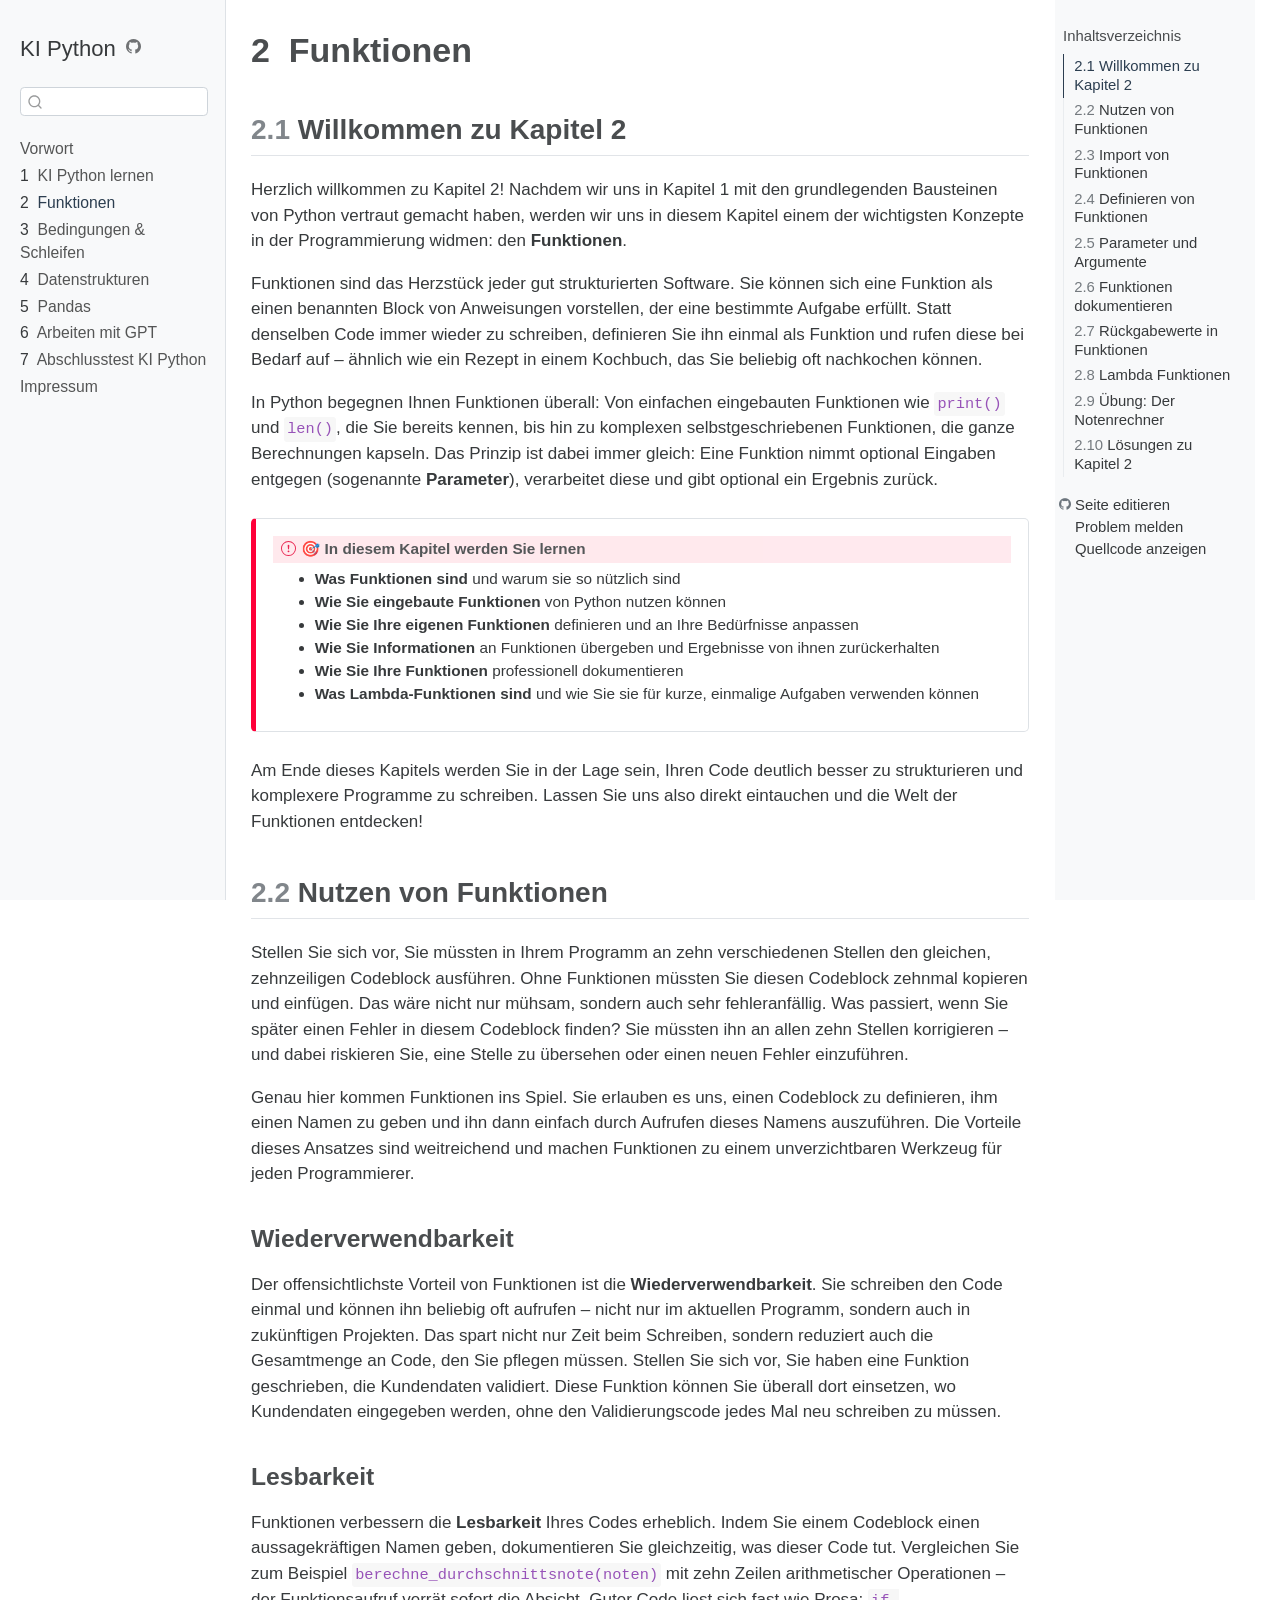
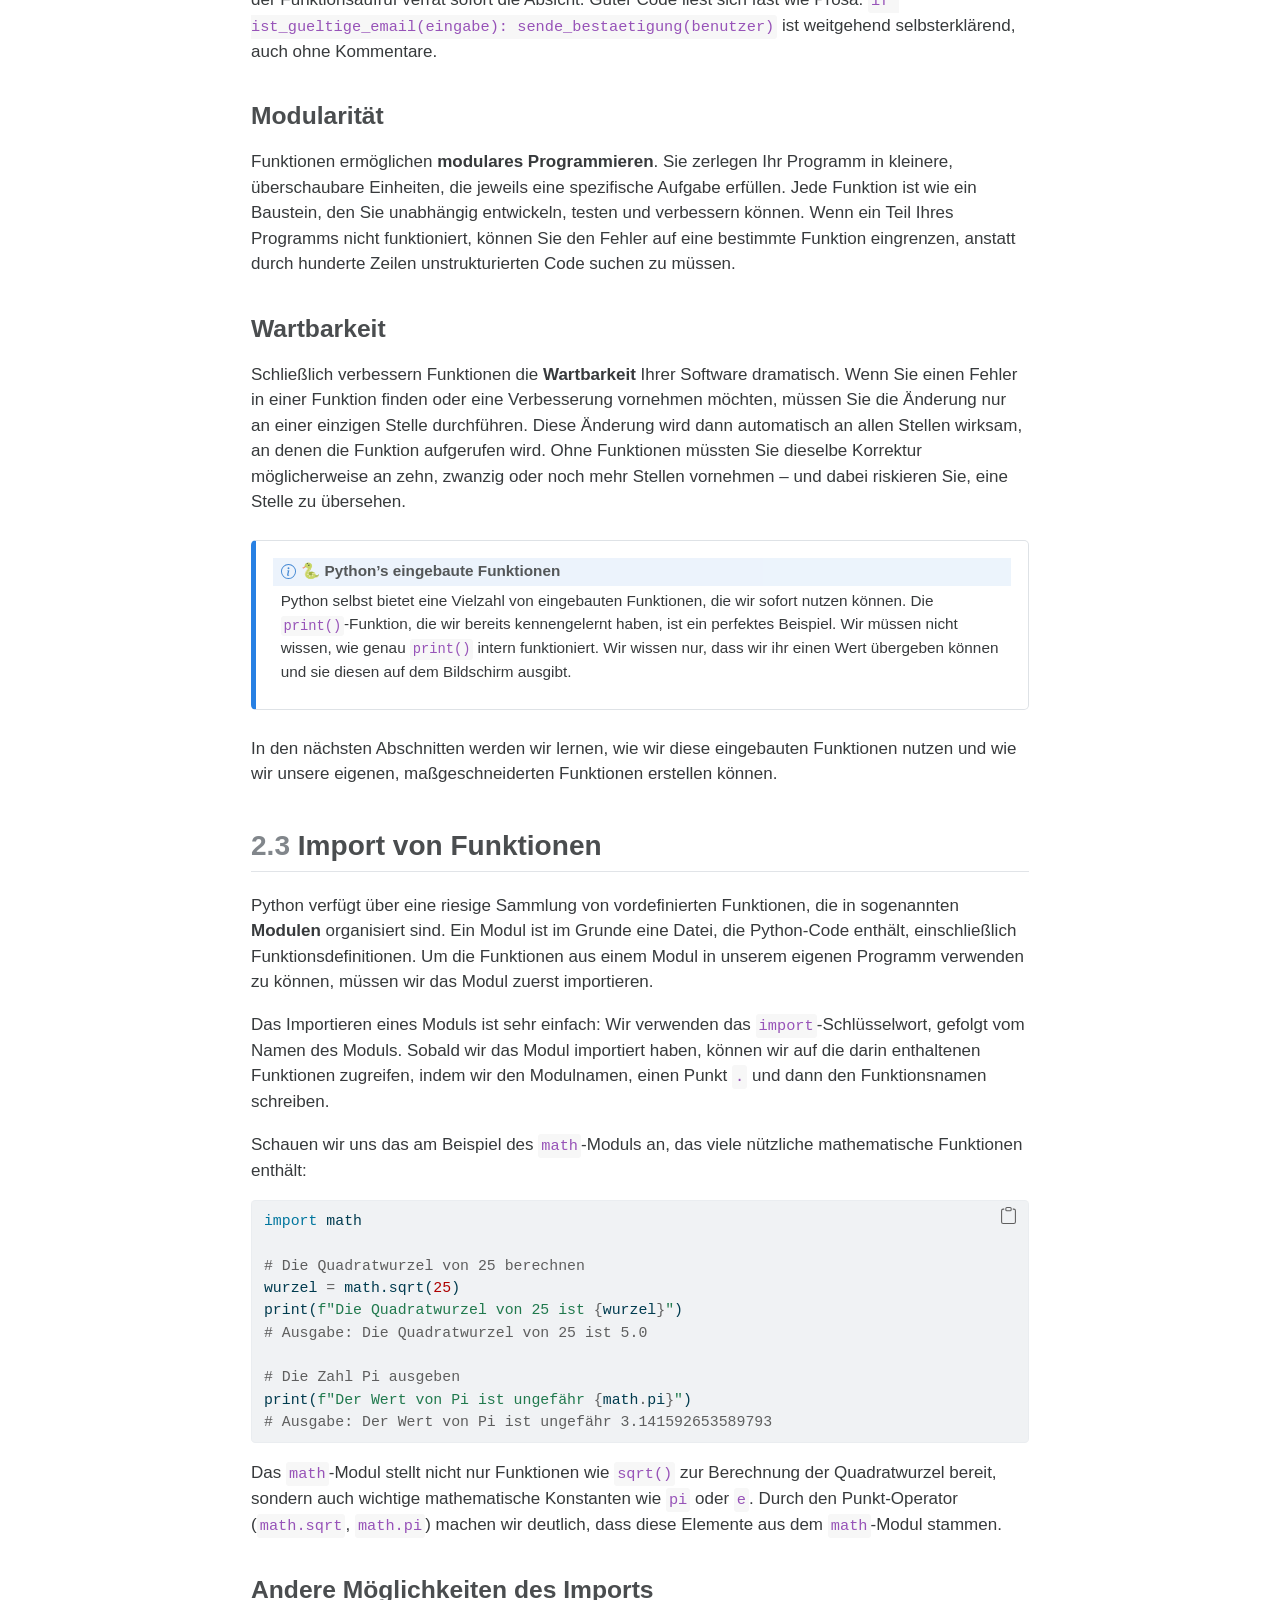
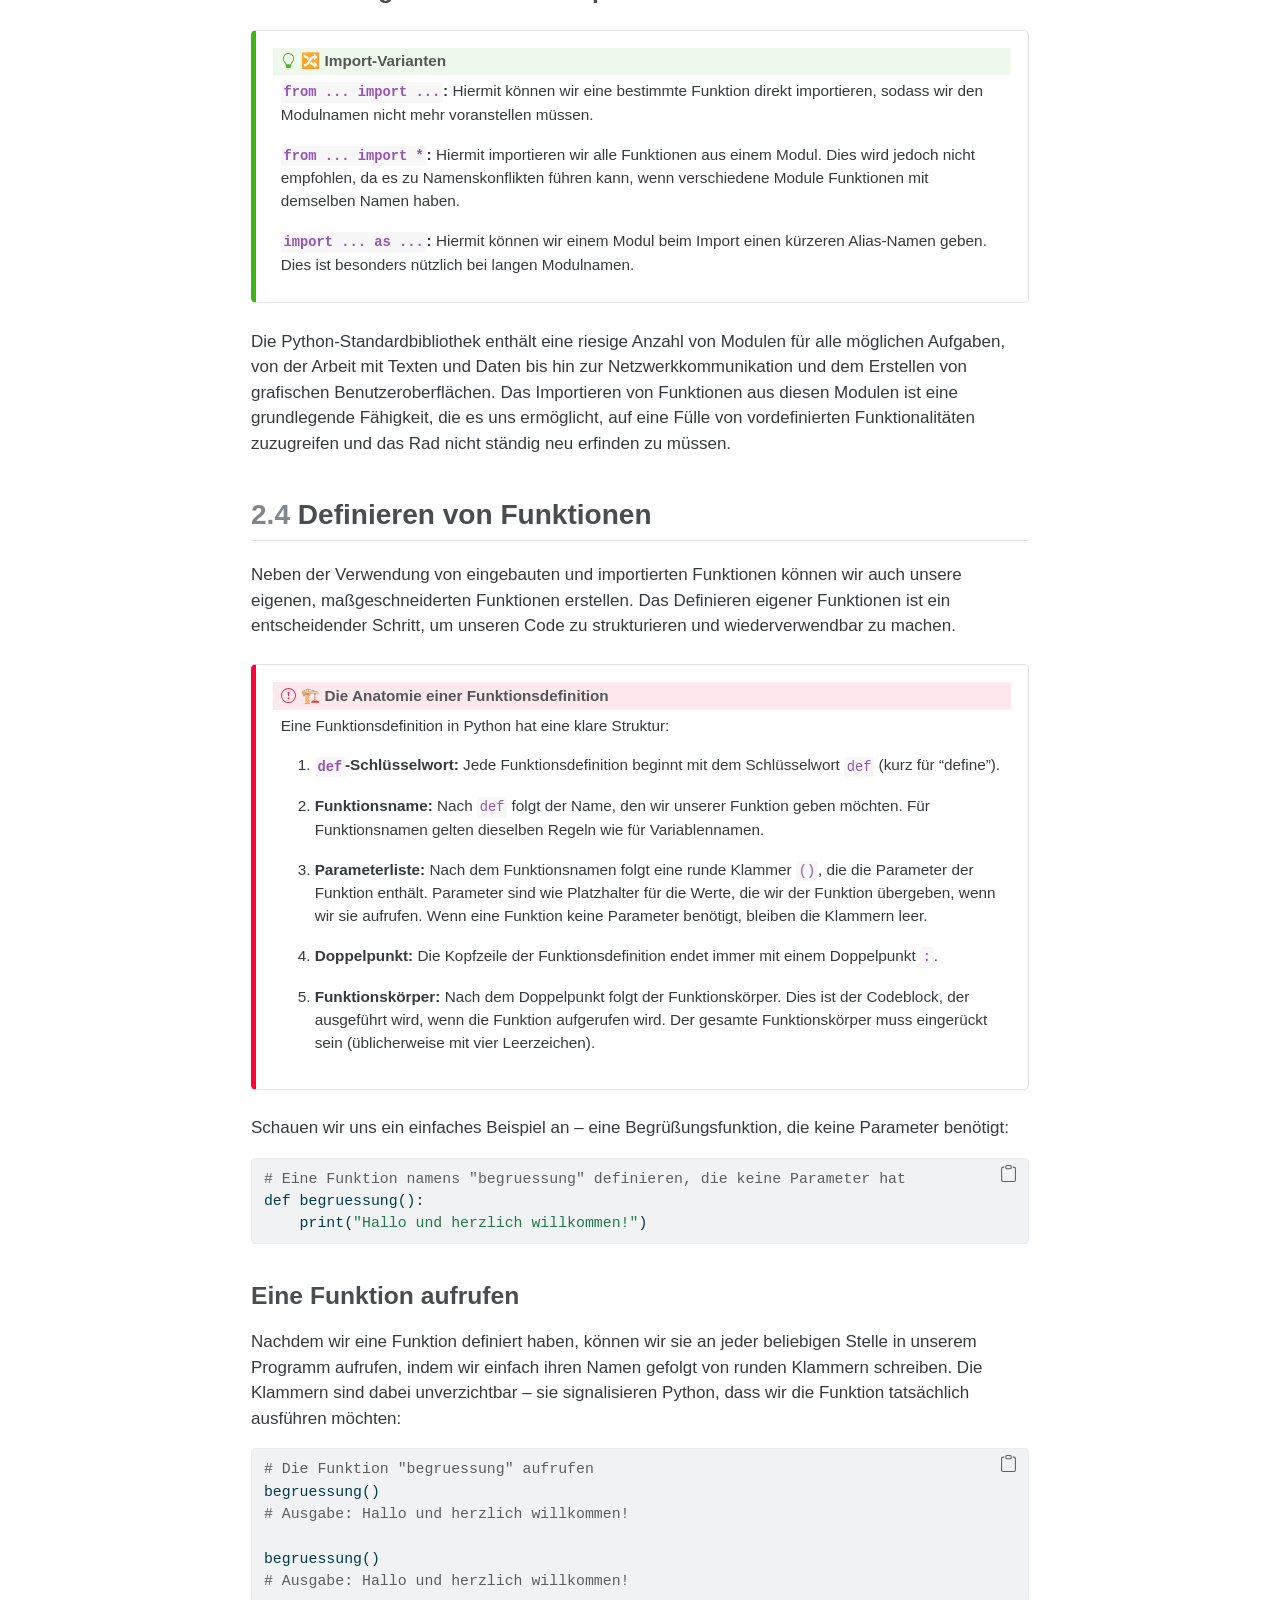
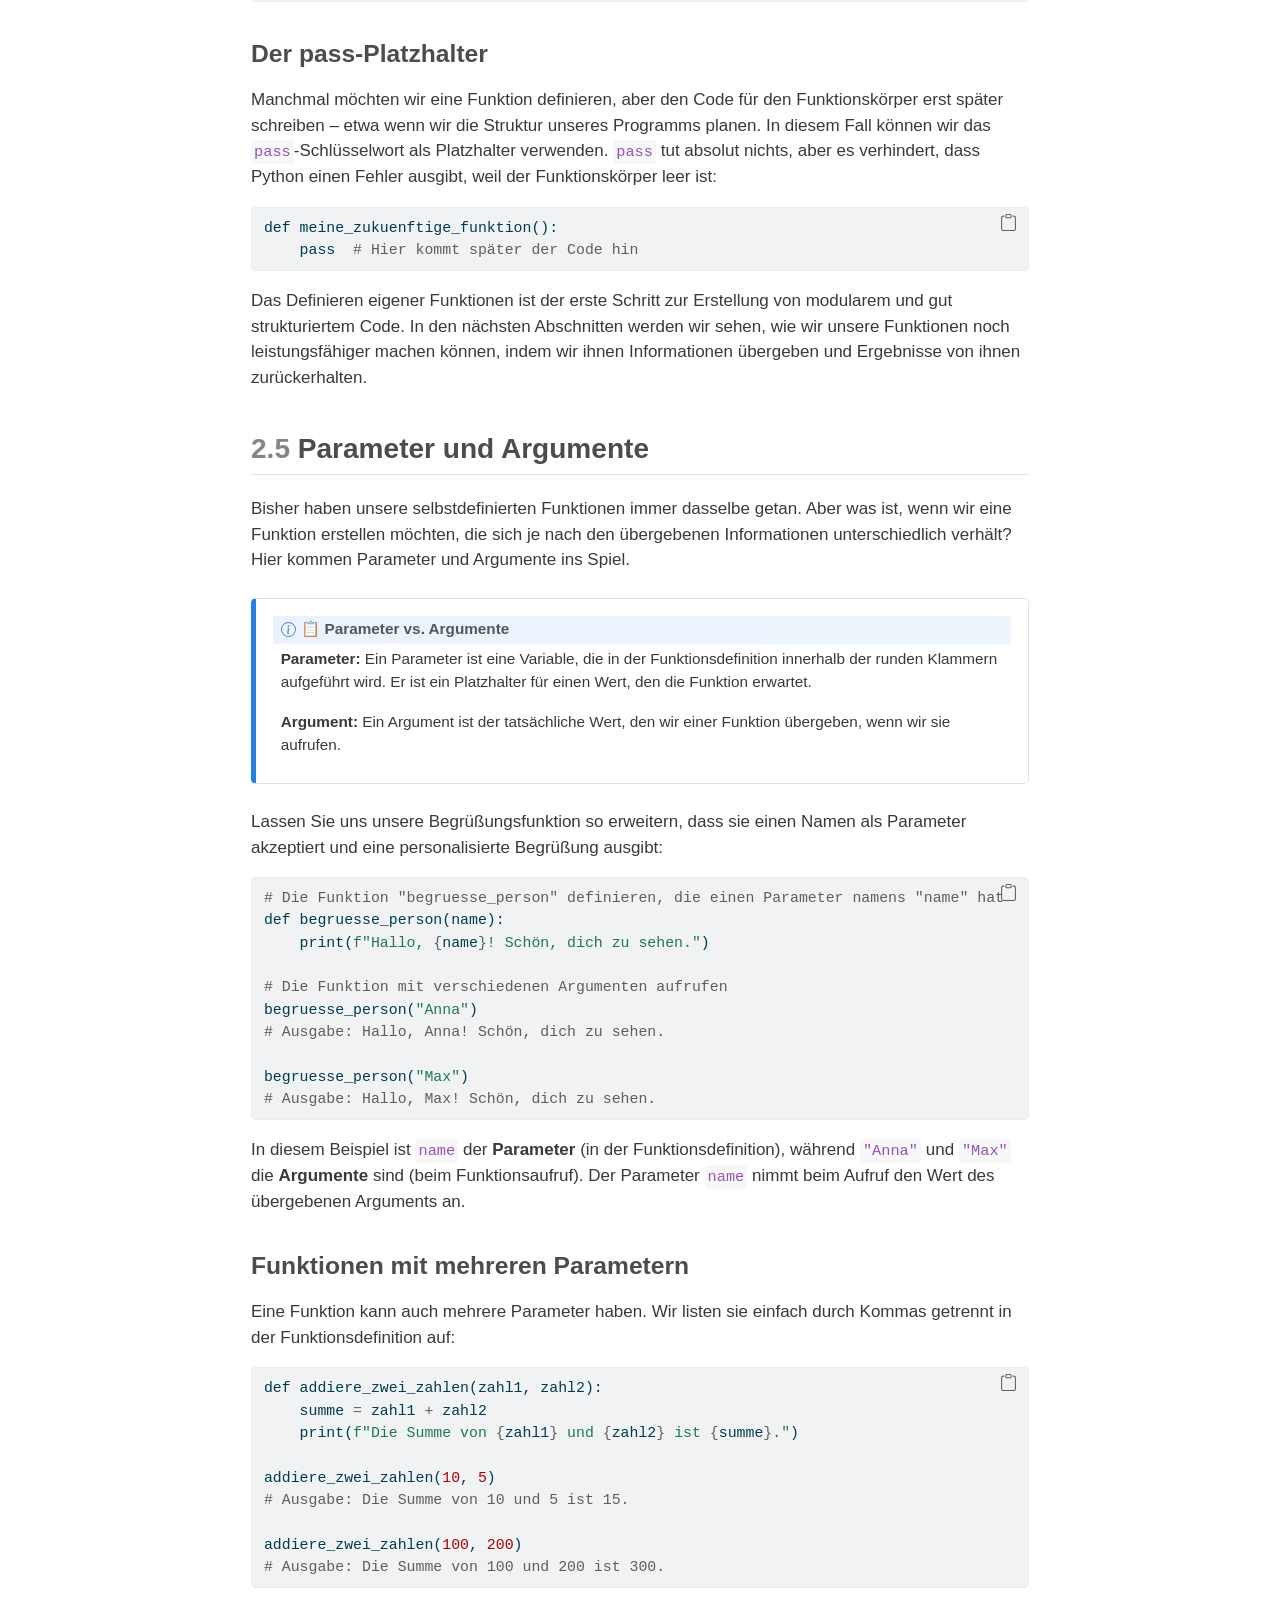
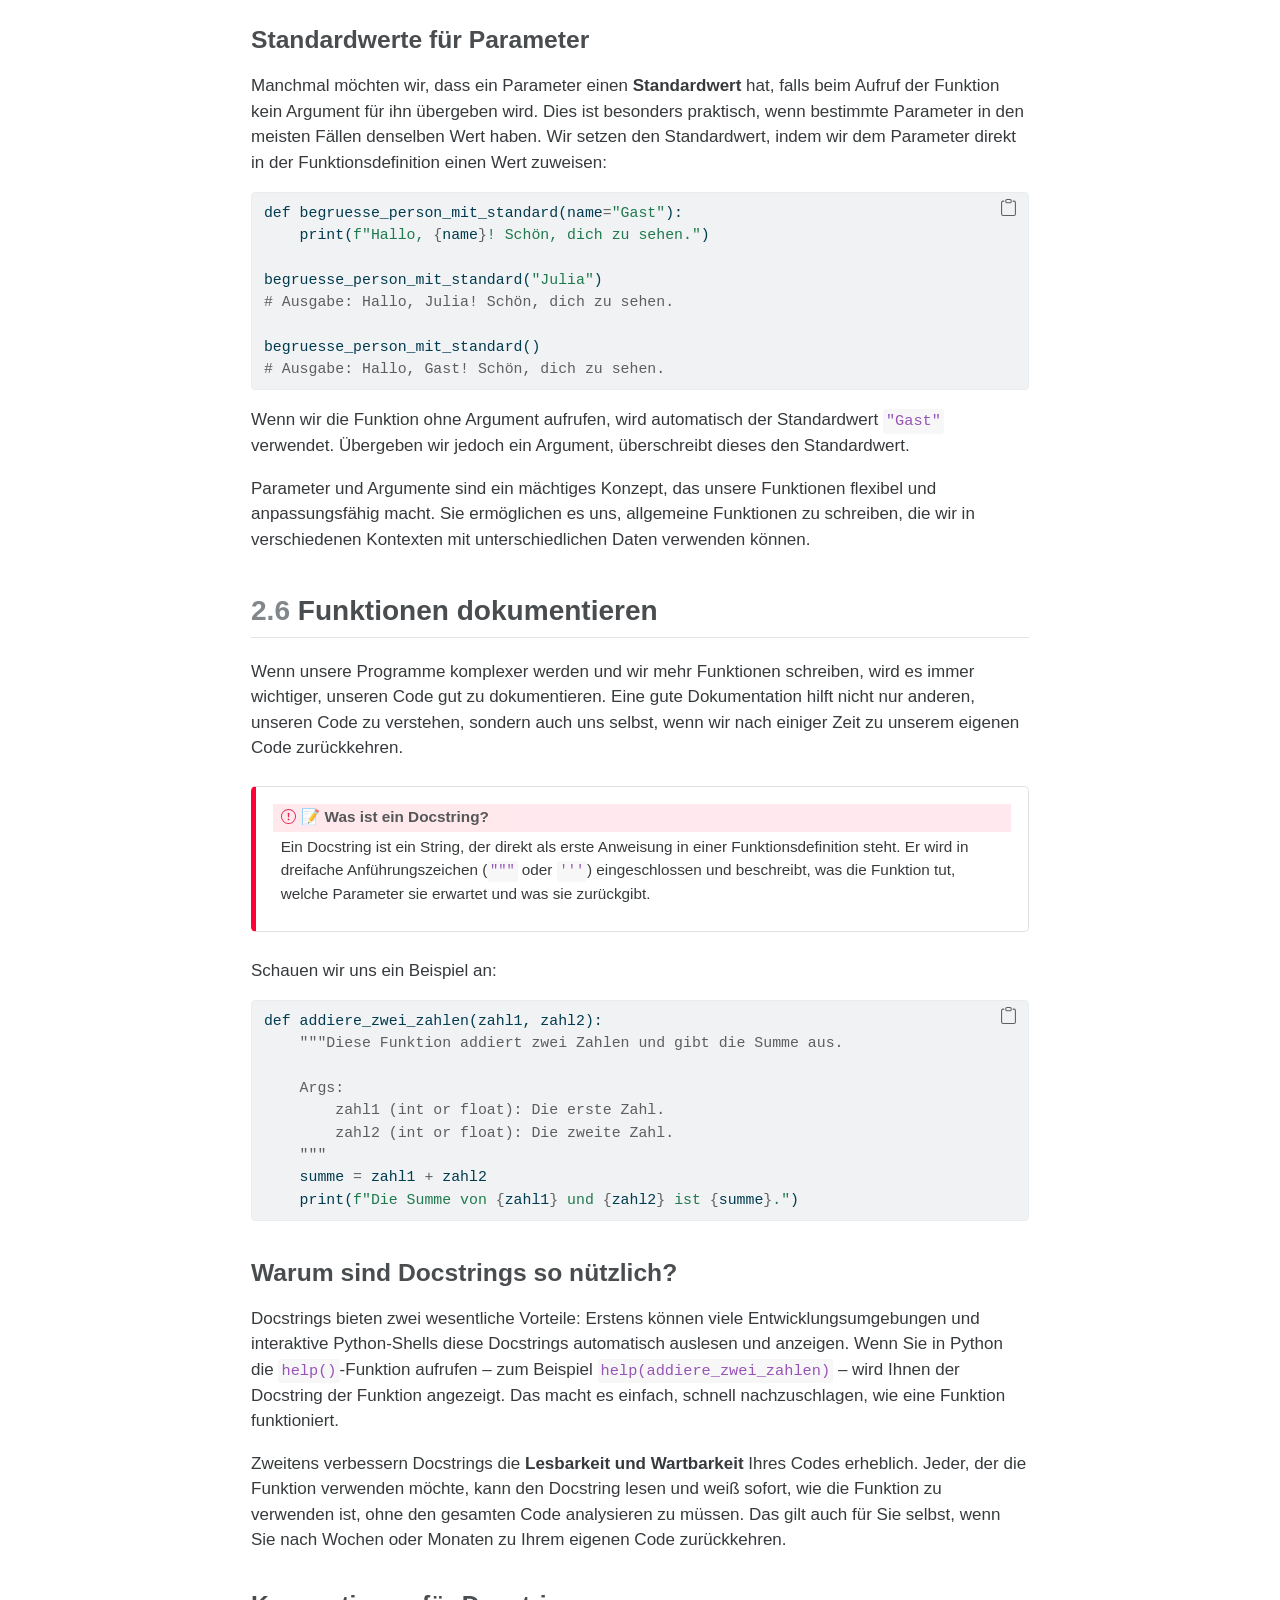
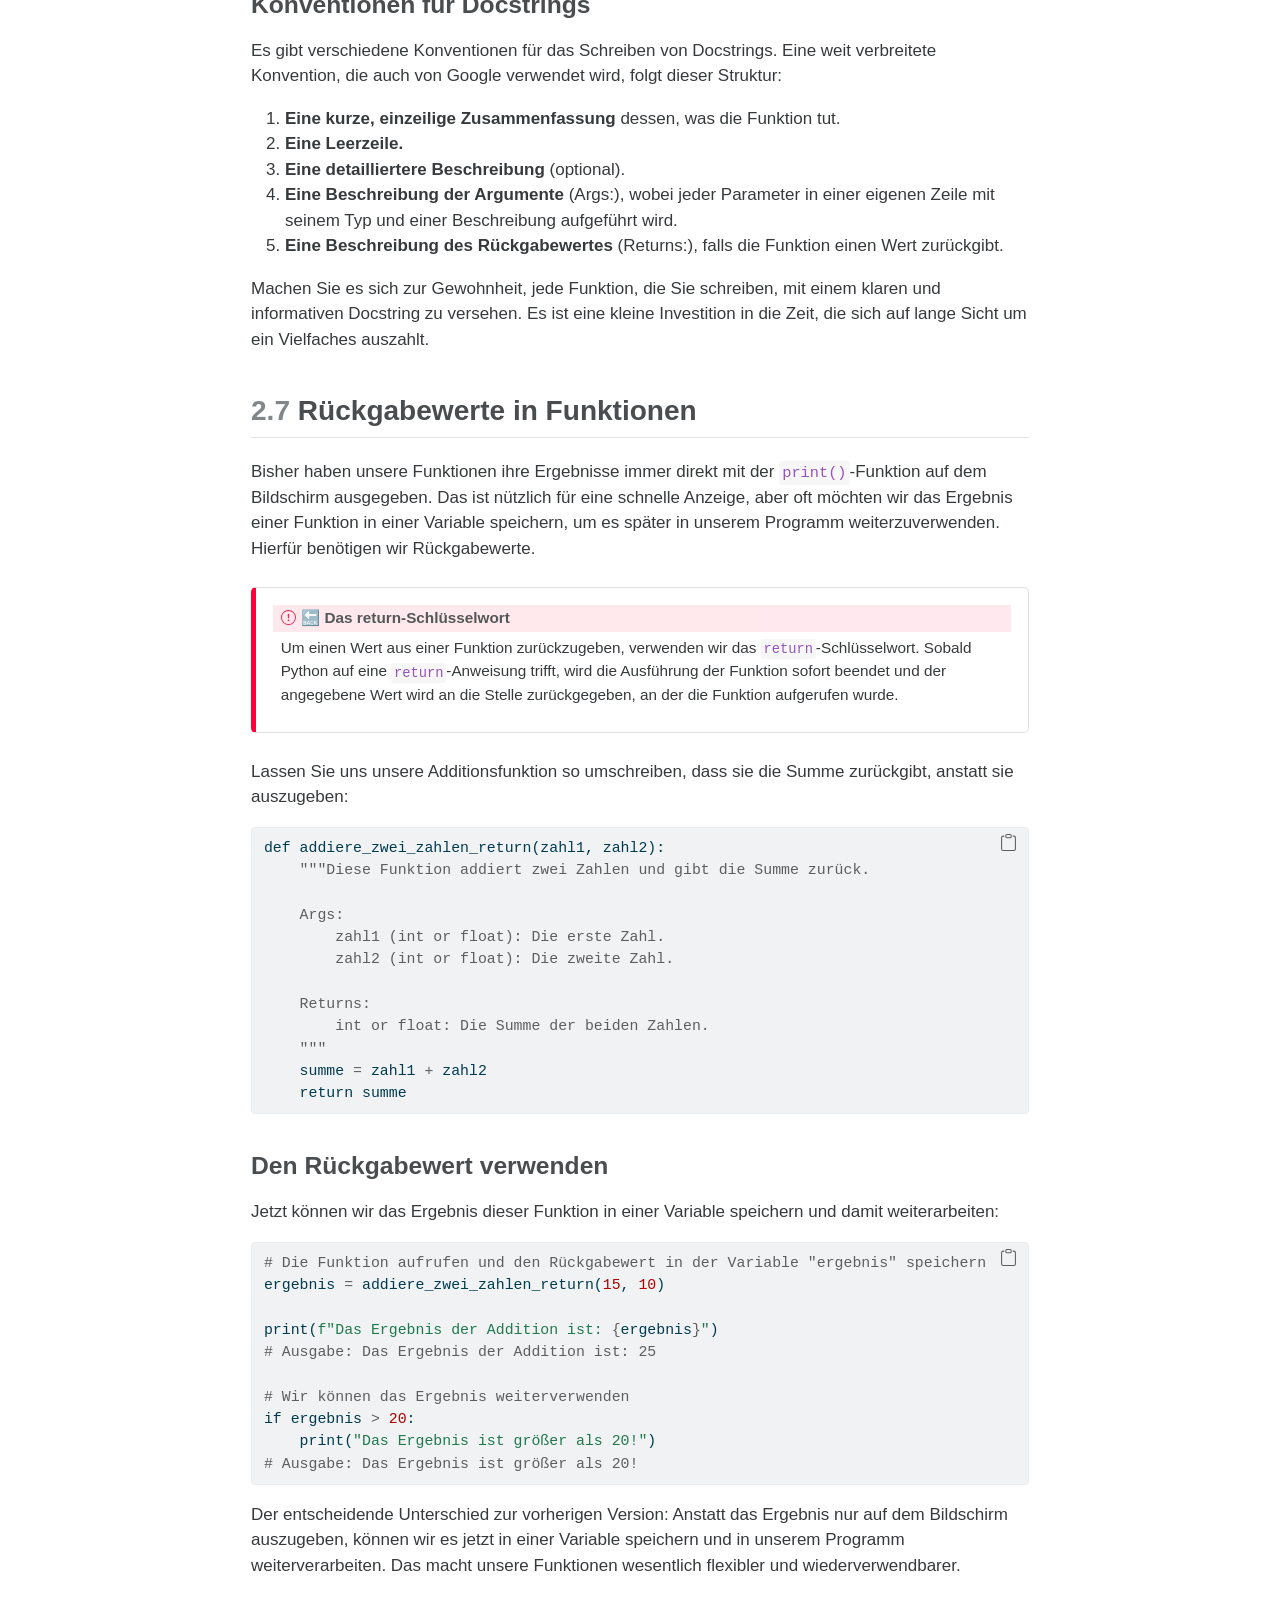
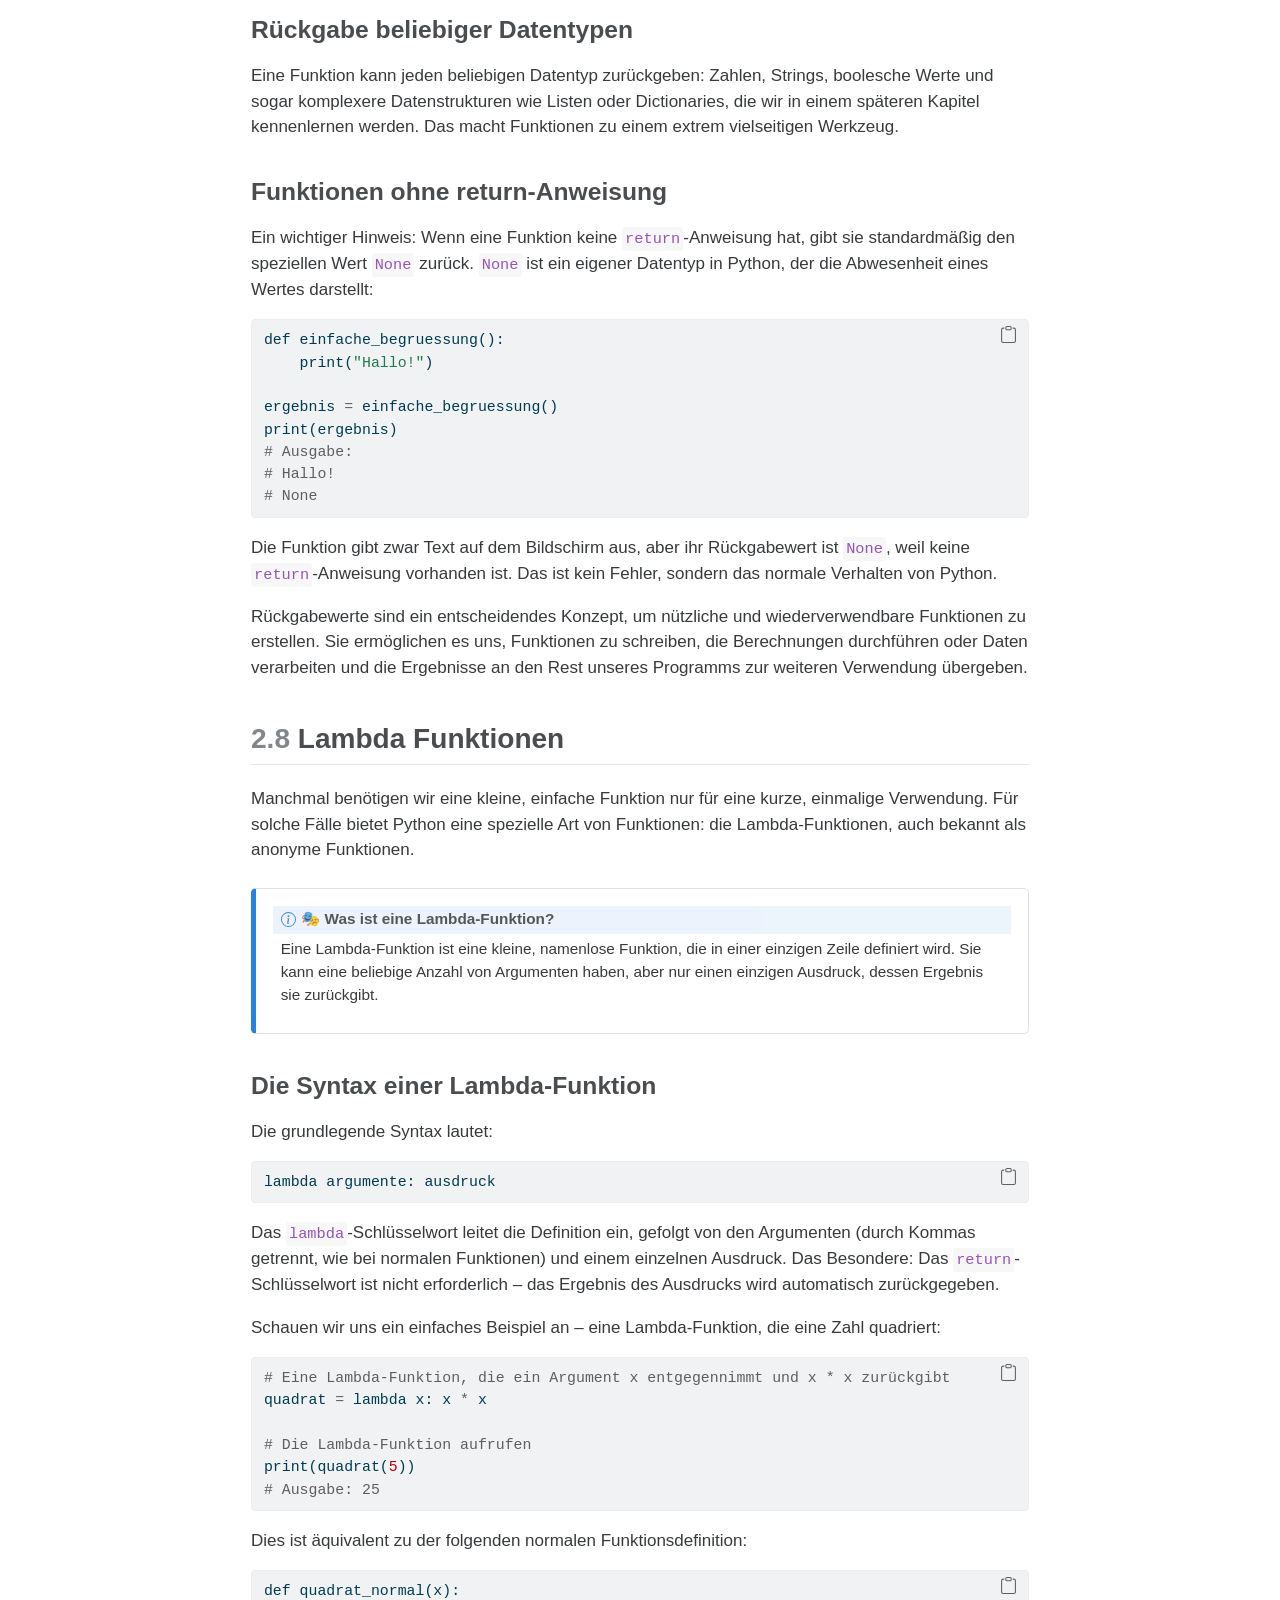
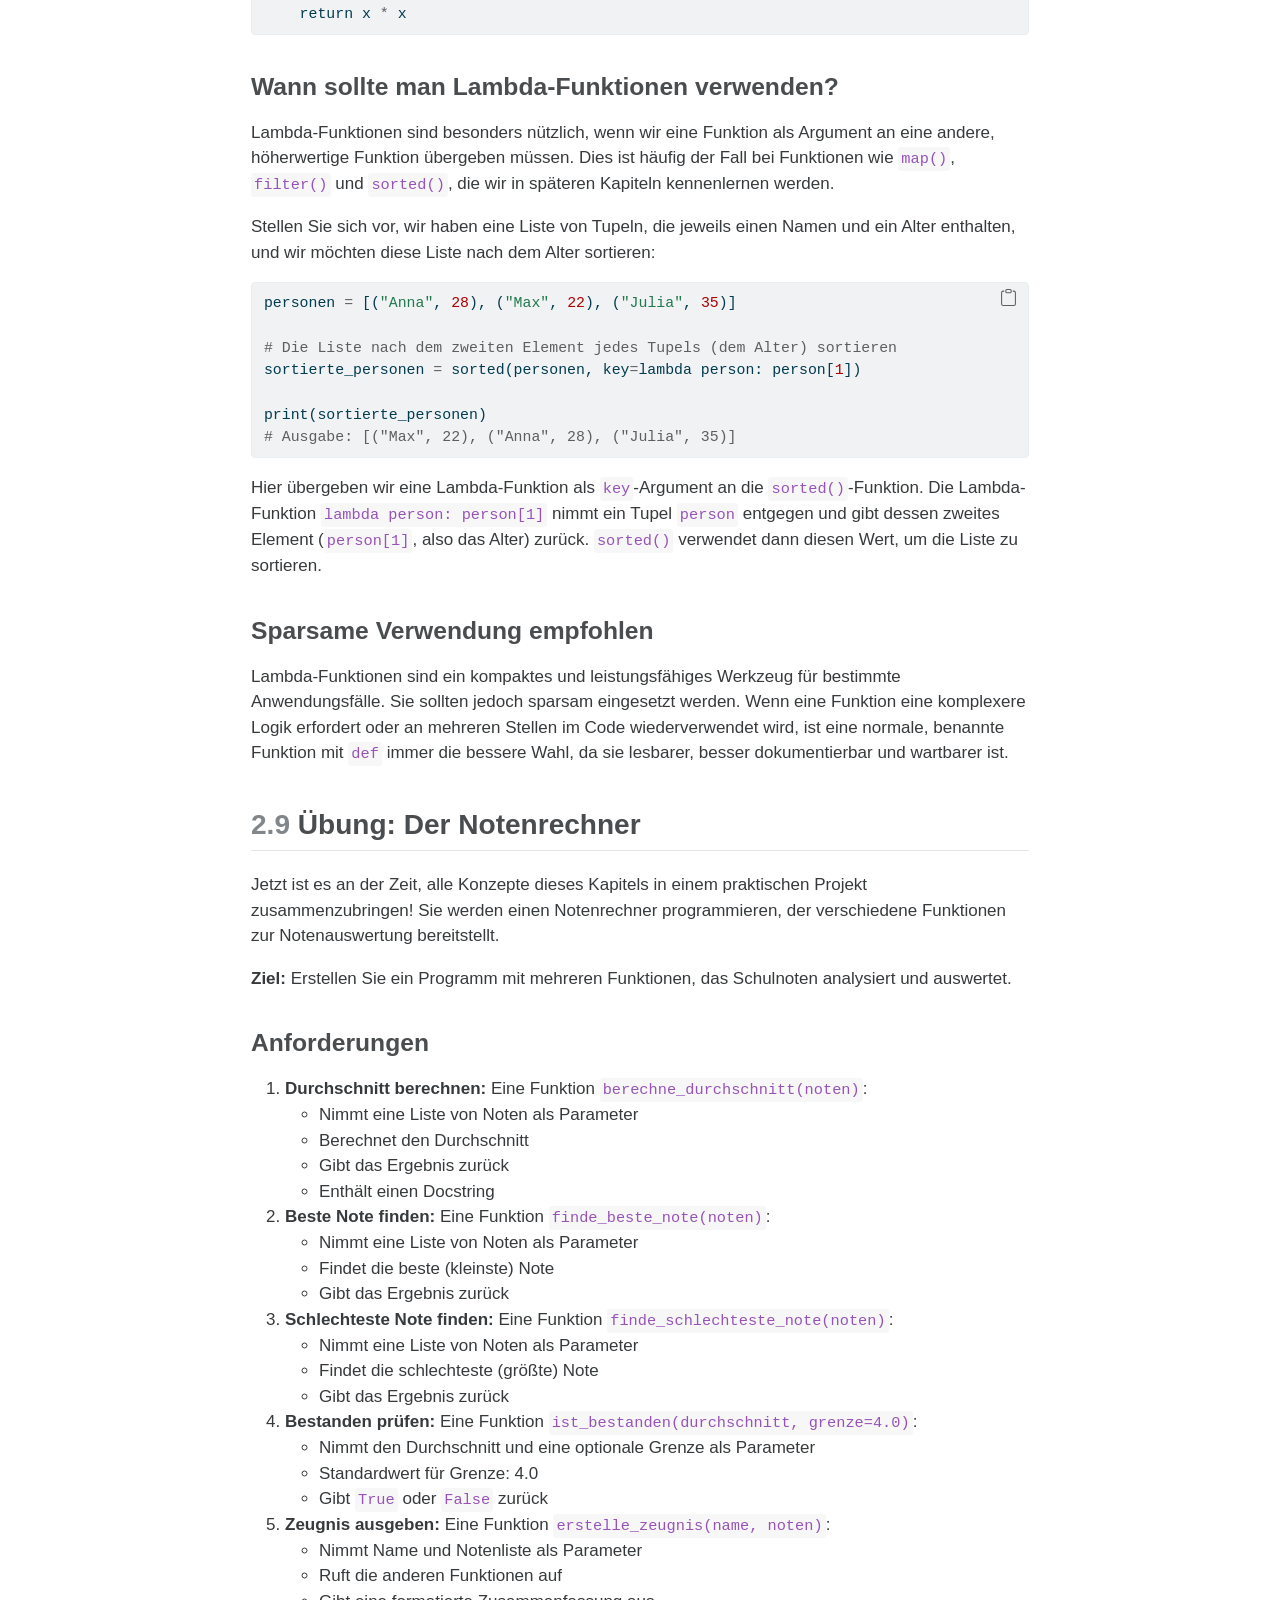
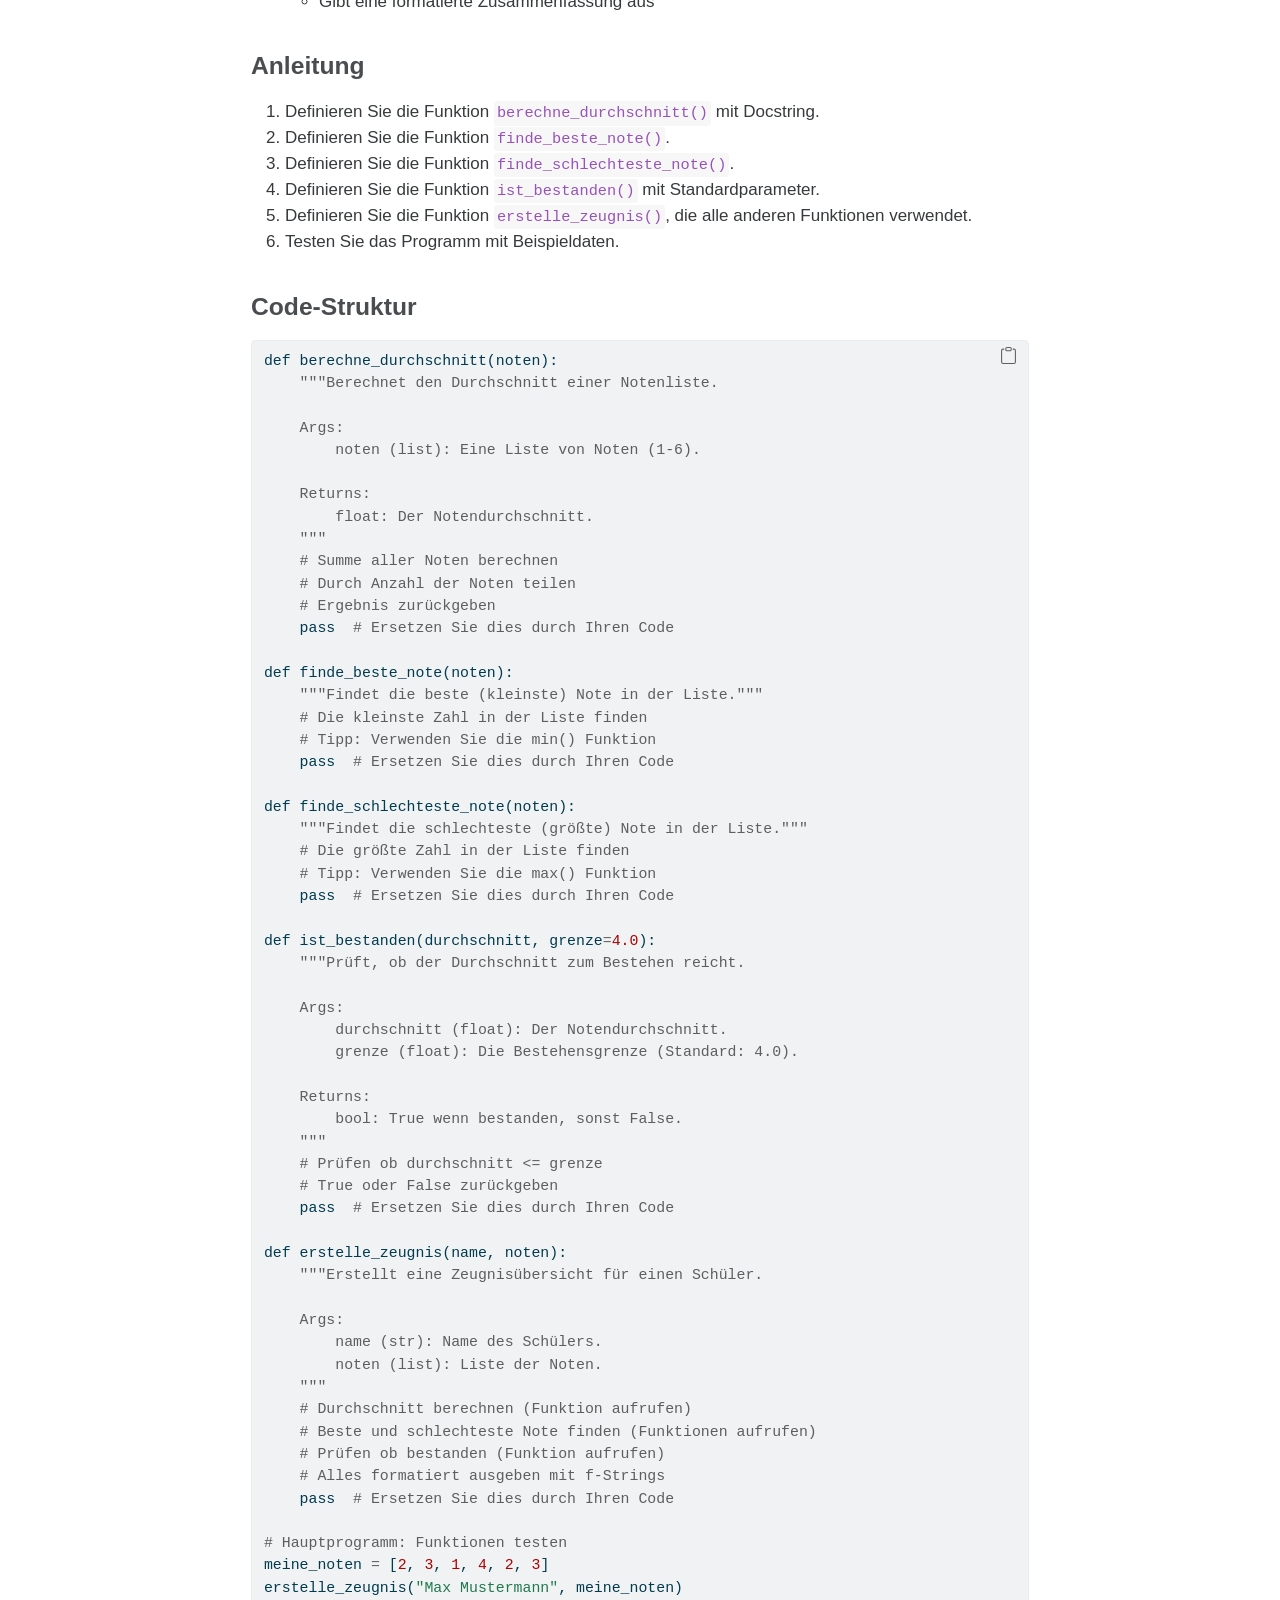
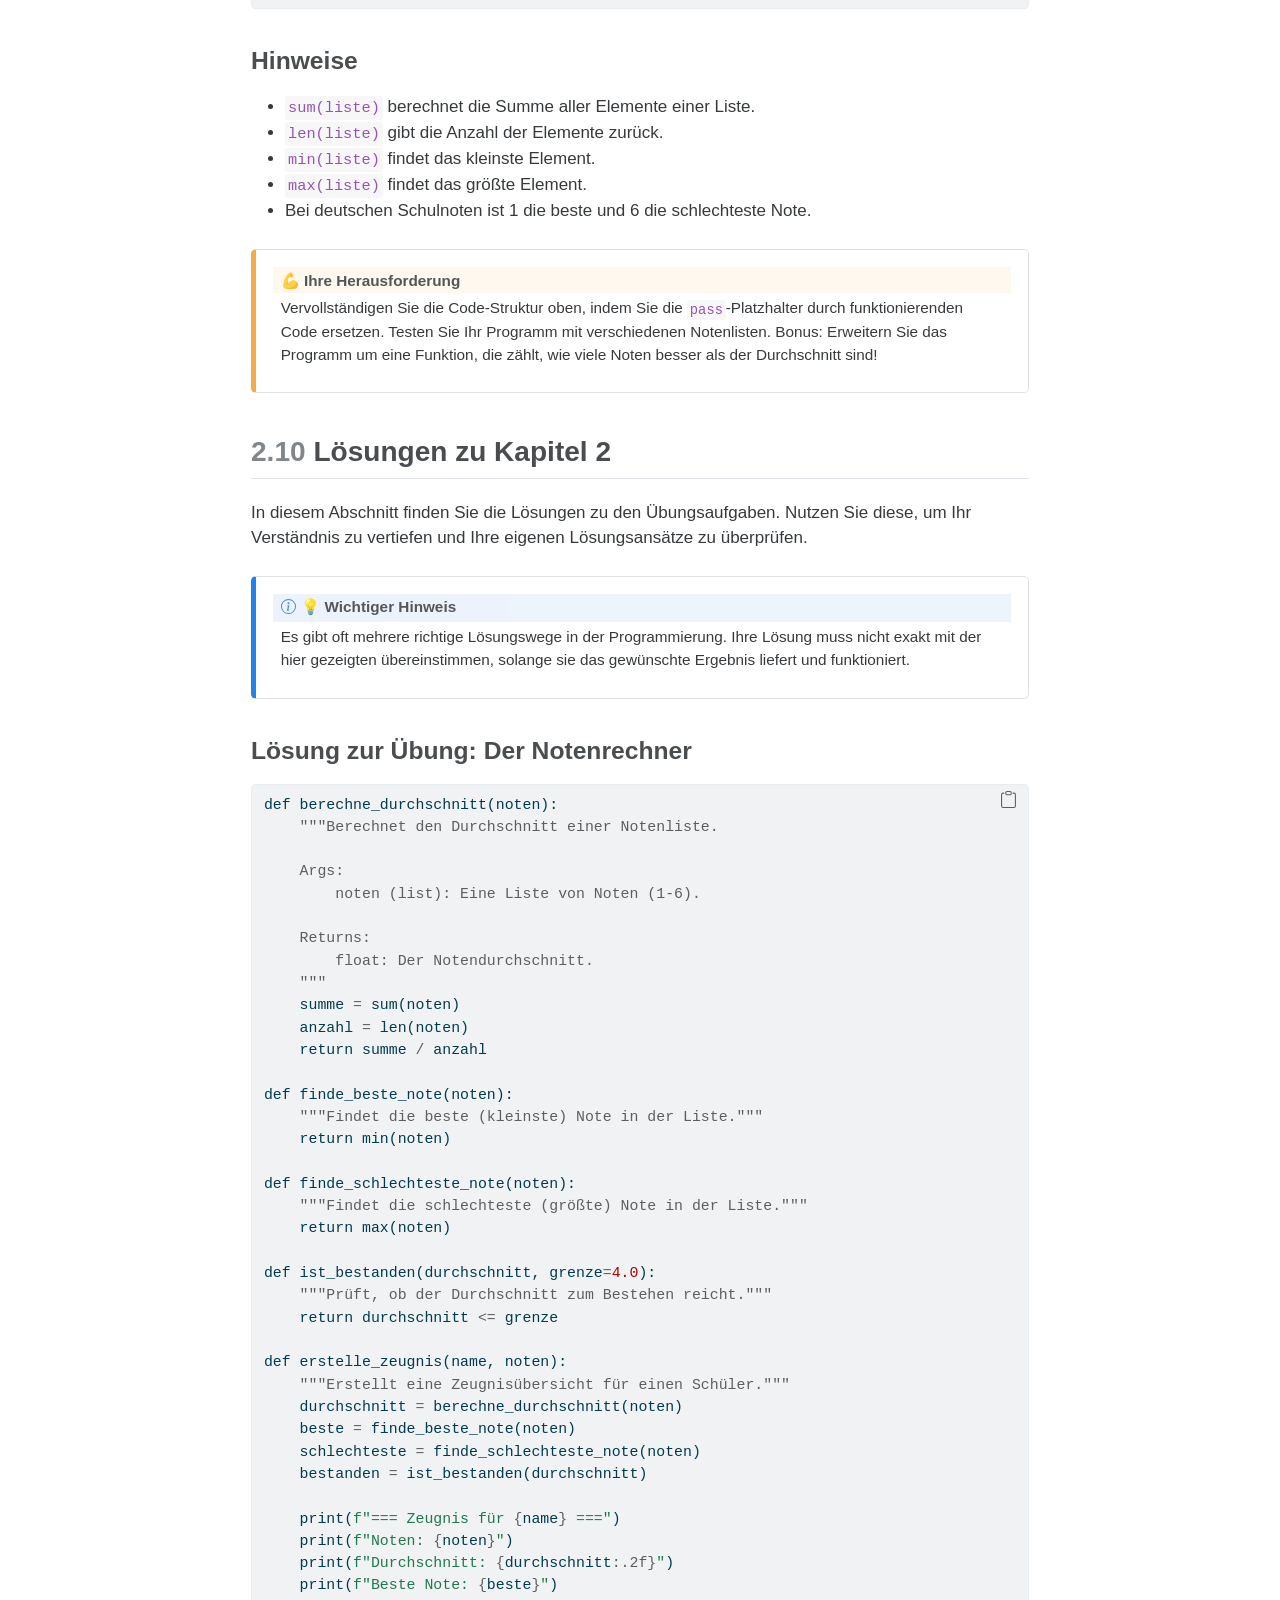
<file: docs/Kapitel 2.html>
<!DOCTYPE html>
<html xmlns="http://www.w3.org/1999/xhtml" lang="de" xml:lang="de"><head>

<meta charset="utf-8">
<meta name="generator" content="quarto-1.3.450">

<meta name="viewport" content="width=device-width, initial-scale=1.0, user-scalable=yes">


<title>KI Python - 2&nbsp; Funktionen</title>
<style>
code{white-space: pre-wrap;}
span.smallcaps{font-variant: small-caps;}
div.columns{display: flex; gap: min(4vw, 1.5em);}
div.column{flex: auto; overflow-x: auto;}
div.hanging-indent{margin-left: 1.5em; text-indent: -1.5em;}
ul.task-list{list-style: none;}
ul.task-list li input[type="checkbox"] {
  width: 0.8em;
  margin: 0 0.8em 0.2em -1em; /* quarto-specific, see https://github.com/quarto-dev/quarto-cli/issues/4556 */ 
  vertical-align: middle;
}
/* CSS for syntax highlighting */
pre > code.sourceCode { white-space: pre; position: relative; }
pre > code.sourceCode > span { display: inline-block; line-height: 1.25; }
pre > code.sourceCode > span:empty { height: 1.2em; }
.sourceCode { overflow: visible; }
code.sourceCode > span { color: inherit; text-decoration: inherit; }
div.sourceCode { margin: 1em 0; }
pre.sourceCode { margin: 0; }
@media screen {
div.sourceCode { overflow: auto; }
}
@media print {
pre > code.sourceCode { white-space: pre-wrap; }
pre > code.sourceCode > span { text-indent: -5em; padding-left: 5em; }
}
pre.numberSource code
  { counter-reset: source-line 0; }
pre.numberSource code > span
  { position: relative; left: -4em; counter-increment: source-line; }
pre.numberSource code > span > a:first-child::before
  { content: counter(source-line);
    position: relative; left: -1em; text-align: right; vertical-align: baseline;
    border: none; display: inline-block;
    -webkit-touch-callout: none; -webkit-user-select: none;
    -khtml-user-select: none; -moz-user-select: none;
    -ms-user-select: none; user-select: none;
    padding: 0 4px; width: 4em;
  }
pre.numberSource { margin-left: 3em;  padding-left: 4px; }
div.sourceCode
  {   }
@media screen {
pre > code.sourceCode > span > a:first-child::before { text-decoration: underline; }
}
</style>


<script src="site_libs/quarto-nav/quarto-nav.js"></script>
<script src="site_libs/quarto-nav/headroom.min.js"></script>
<script src="site_libs/clipboard/clipboard.min.js"></script>
<script src="site_libs/quarto-search/autocomplete.umd.js"></script>
<script src="site_libs/quarto-search/fuse.min.js"></script>
<script src="site_libs/quarto-search/quarto-search.js"></script>
<meta name="quarto:offset" content="./">
<link href="./Kapitel 3.html" rel="next">
<link href="./Kapitel 1.html" rel="prev">
<link href="./favicon.png" rel="icon" type="image/png">
<script src="site_libs/quarto-html/quarto.js"></script>
<script src="site_libs/quarto-html/popper.min.js"></script>
<script src="site_libs/quarto-html/tippy.umd.min.js"></script>
<script src="site_libs/quarto-html/anchor.min.js"></script>
<link href="site_libs/quarto-html/tippy.css" rel="stylesheet">
<link href="site_libs/quarto-html/quarto-syntax-highlighting.css" rel="stylesheet" id="quarto-text-highlighting-styles">
<script src="site_libs/bootstrap/bootstrap.min.js"></script>
<link href="site_libs/bootstrap/bootstrap-icons.css" rel="stylesheet">
<link href="site_libs/bootstrap/bootstrap.min.css" rel="stylesheet" id="quarto-bootstrap" data-mode="light">
<script id="quarto-search-options" type="application/json">{
  "location": "sidebar",
  "copy-button": false,
  "collapse-after": 3,
  "panel-placement": "start",
  "type": "textbox",
  "limit": 20,
  "language": {
    "search-no-results-text": "Keine Treffer",
    "search-matching-documents-text": "Treffer",
    "search-copy-link-title": "Link in die Suche kopieren",
    "search-hide-matches-text": "Zusätzliche Treffer verbergen",
    "search-more-match-text": "weitere Treffer in diesem Dokument",
    "search-more-matches-text": "weitere Treffer in diesem Dokument",
    "search-clear-button-title": "Zurücksetzen",
    "search-detached-cancel-button-title": "Abbrechen",
    "search-submit-button-title": "Abschicken",
    "search-label": "Suchen"
  }
}</script>


</head>

<body class="nav-sidebar docked">

<div id="quarto-search-results"></div>
  <header id="quarto-header" class="headroom fixed-top">
  <nav class="quarto-secondary-nav">
    <div class="container-fluid d-flex">
      <button type="button" class="quarto-btn-toggle btn" data-bs-toggle="collapse" data-bs-target="#quarto-sidebar,#quarto-sidebar-glass" aria-controls="quarto-sidebar" aria-expanded="false" aria-label="Seitenleiste umschalten" onclick="if (window.quartoToggleHeadroom) { window.quartoToggleHeadroom(); }">
        <i class="bi bi-layout-text-sidebar-reverse"></i>
      </button>
      <nav class="quarto-page-breadcrumbs" aria-label="breadcrumb"><ol class="breadcrumb"><li class="breadcrumb-item"><a href="./Kapitel 2.html"><span class="chapter-number">2</span>&nbsp; <span class="chapter-title">Funktionen</span></a></li></ol></nav>
      <a class="flex-grow-1" role="button" data-bs-toggle="collapse" data-bs-target="#quarto-sidebar,#quarto-sidebar-glass" aria-controls="quarto-sidebar" aria-expanded="false" aria-label="Seitenleiste umschalten" onclick="if (window.quartoToggleHeadroom) { window.quartoToggleHeadroom(); }">      
      </a>
      <button type="button" class="btn quarto-search-button" aria-label="" onclick="window.quartoOpenSearch();">
        <i class="bi bi-search"></i>
      </button>
    </div>
  </nav>
</header>
<!-- content -->
<div id="quarto-content" class="quarto-container page-columns page-rows-contents page-layout-article">
<!-- sidebar -->
  <nav id="quarto-sidebar" class="sidebar collapse collapse-horizontal sidebar-navigation docked overflow-auto">
    <div class="pt-lg-2 mt-2 text-left sidebar-header">
    <div class="sidebar-title mb-0 py-0">
      <a href="./">KI Python</a> 
        <div class="sidebar-tools-main">
    <a href="https://github.com/ppronobis/ki-python" rel="" title="Source Code" class="quarto-navigation-tool px-1" aria-label="Source Code"><i class="bi bi-github"></i></a>
</div>
    </div>
      </div>
        <div class="mt-2 flex-shrink-0 align-items-center">
        <div class="sidebar-search">
        <div id="quarto-search" class="" title="Suchen"></div>
        </div>
        </div>
    <div class="sidebar-menu-container"> 
    <ul class="list-unstyled mt-1">
        <li class="sidebar-item">
  <div class="sidebar-item-container"> 
  <a href="./index.html" class="sidebar-item-text sidebar-link">
 <span class="menu-text">Vorwort</span></a>
  </div>
</li>
        <li class="sidebar-item">
  <div class="sidebar-item-container"> 
  <a href="./Kapitel 1.html" class="sidebar-item-text sidebar-link">
 <span class="menu-text"><span class="chapter-number">1</span>&nbsp; <span class="chapter-title">KI Python lernen</span></span></a>
  </div>
</li>
        <li class="sidebar-item">
  <div class="sidebar-item-container"> 
  <a href="./Kapitel 2.html" class="sidebar-item-text sidebar-link active">
 <span class="menu-text"><span class="chapter-number">2</span>&nbsp; <span class="chapter-title">Funktionen</span></span></a>
  </div>
</li>
        <li class="sidebar-item">
  <div class="sidebar-item-container"> 
  <a href="./Kapitel 3.html" class="sidebar-item-text sidebar-link">
 <span class="menu-text"><span class="chapter-number">3</span>&nbsp; <span class="chapter-title">Bedingungen &amp; Schleifen</span></span></a>
  </div>
</li>
        <li class="sidebar-item">
  <div class="sidebar-item-container"> 
  <a href="./Kapitel 4.html" class="sidebar-item-text sidebar-link">
 <span class="menu-text"><span class="chapter-number">4</span>&nbsp; <span class="chapter-title">Datenstrukturen</span></span></a>
  </div>
</li>
        <li class="sidebar-item">
  <div class="sidebar-item-container"> 
  <a href="./Kapitel 5.html" class="sidebar-item-text sidebar-link">
 <span class="menu-text"><span class="chapter-number">5</span>&nbsp; <span class="chapter-title">Pandas</span></span></a>
  </div>
</li>
        <li class="sidebar-item">
  <div class="sidebar-item-container"> 
  <a href="./Kapitel 6.html" class="sidebar-item-text sidebar-link">
 <span class="menu-text"><span class="chapter-number">6</span>&nbsp; <span class="chapter-title">Arbeiten mit GPT</span></span></a>
  </div>
</li>
        <li class="sidebar-item">
  <div class="sidebar-item-container"> 
  <a href="./Kapitel 7.html" class="sidebar-item-text sidebar-link">
 <span class="menu-text"><span class="chapter-number">7</span>&nbsp; <span class="chapter-title">Abschlusstest KI Python</span></span></a>
  </div>
</li>
        <li class="sidebar-item">
  <div class="sidebar-item-container"> 
  <a href="./impressum.html" class="sidebar-item-text sidebar-link">
 <span class="menu-text">Impressum</span></a>
  </div>
</li>
    </ul>
    </div>
</nav>
<div id="quarto-sidebar-glass" data-bs-toggle="collapse" data-bs-target="#quarto-sidebar,#quarto-sidebar-glass"></div>
<!-- margin-sidebar -->
    <div id="quarto-margin-sidebar" class="sidebar margin-sidebar">
        <nav id="TOC" role="doc-toc" class="toc-active">
    <h2 id="toc-title">Inhaltsverzeichnis</h2>
   
  <ul>
  <li><a href="#sec-willkommen-kap2" id="toc-sec-willkommen-kap2" class="nav-link active" data-scroll-target="#sec-willkommen-kap2"><span class="header-section-number">2.1</span> Willkommen zu Kapitel 2</a></li>
  <li><a href="#sec-nutzen-funktionen" id="toc-sec-nutzen-funktionen" class="nav-link" data-scroll-target="#sec-nutzen-funktionen"><span class="header-section-number">2.2</span> Nutzen von Funktionen</a>
  <ul class="collapse">
  <li><a href="#wiederverwendbarkeit" id="toc-wiederverwendbarkeit" class="nav-link" data-scroll-target="#wiederverwendbarkeit">Wiederverwendbarkeit</a></li>
  <li><a href="#lesbarkeit" id="toc-lesbarkeit" class="nav-link" data-scroll-target="#lesbarkeit">Lesbarkeit</a></li>
  <li><a href="#modularität" id="toc-modularität" class="nav-link" data-scroll-target="#modularität">Modularität</a></li>
  <li><a href="#wartbarkeit" id="toc-wartbarkeit" class="nav-link" data-scroll-target="#wartbarkeit">Wartbarkeit</a></li>
  </ul></li>
  <li><a href="#sec-import-funktionen" id="toc-sec-import-funktionen" class="nav-link" data-scroll-target="#sec-import-funktionen"><span class="header-section-number">2.3</span> Import von Funktionen</a>
  <ul class="collapse">
  <li><a href="#andere-möglichkeiten-des-imports" id="toc-andere-möglichkeiten-des-imports" class="nav-link" data-scroll-target="#andere-möglichkeiten-des-imports">Andere Möglichkeiten des Imports</a></li>
  </ul></li>
  <li><a href="#sec-definieren-funktionen" id="toc-sec-definieren-funktionen" class="nav-link" data-scroll-target="#sec-definieren-funktionen"><span class="header-section-number">2.4</span> Definieren von Funktionen</a>
  <ul class="collapse">
  <li><a href="#eine-funktion-aufrufen" id="toc-eine-funktion-aufrufen" class="nav-link" data-scroll-target="#eine-funktion-aufrufen">Eine Funktion aufrufen</a></li>
  <li><a href="#der-pass-platzhalter" id="toc-der-pass-platzhalter" class="nav-link" data-scroll-target="#der-pass-platzhalter">Der pass-Platzhalter</a></li>
  </ul></li>
  <li><a href="#sec-parameter-argumente" id="toc-sec-parameter-argumente" class="nav-link" data-scroll-target="#sec-parameter-argumente"><span class="header-section-number">2.5</span> Parameter und Argumente</a>
  <ul class="collapse">
  <li><a href="#funktionen-mit-mehreren-parametern" id="toc-funktionen-mit-mehreren-parametern" class="nav-link" data-scroll-target="#funktionen-mit-mehreren-parametern">Funktionen mit mehreren Parametern</a></li>
  <li><a href="#standardwerte-für-parameter" id="toc-standardwerte-für-parameter" class="nav-link" data-scroll-target="#standardwerte-für-parameter">Standardwerte für Parameter</a></li>
  </ul></li>
  <li><a href="#sec-funktionen-dokumentieren" id="toc-sec-funktionen-dokumentieren" class="nav-link" data-scroll-target="#sec-funktionen-dokumentieren"><span class="header-section-number">2.6</span> Funktionen dokumentieren</a>
  <ul class="collapse">
  <li><a href="#warum-sind-docstrings-so-nützlich" id="toc-warum-sind-docstrings-so-nützlich" class="nav-link" data-scroll-target="#warum-sind-docstrings-so-nützlich">Warum sind Docstrings so nützlich?</a></li>
  <li><a href="#konventionen-für-docstrings" id="toc-konventionen-für-docstrings" class="nav-link" data-scroll-target="#konventionen-für-docstrings">Konventionen für Docstrings</a></li>
  </ul></li>
  <li><a href="#sec-rueckgabewerte" id="toc-sec-rueckgabewerte" class="nav-link" data-scroll-target="#sec-rueckgabewerte"><span class="header-section-number">2.7</span> Rückgabewerte in Funktionen</a>
  <ul class="collapse">
  <li><a href="#den-rückgabewert-verwenden" id="toc-den-rückgabewert-verwenden" class="nav-link" data-scroll-target="#den-rückgabewert-verwenden">Den Rückgabewert verwenden</a></li>
  <li><a href="#rückgabe-beliebiger-datentypen" id="toc-rückgabe-beliebiger-datentypen" class="nav-link" data-scroll-target="#rückgabe-beliebiger-datentypen">Rückgabe beliebiger Datentypen</a></li>
  <li><a href="#funktionen-ohne-return-anweisung" id="toc-funktionen-ohne-return-anweisung" class="nav-link" data-scroll-target="#funktionen-ohne-return-anweisung">Funktionen ohne return-Anweisung</a></li>
  </ul></li>
  <li><a href="#sec-lambda-funktionen" id="toc-sec-lambda-funktionen" class="nav-link" data-scroll-target="#sec-lambda-funktionen"><span class="header-section-number">2.8</span> Lambda Funktionen</a>
  <ul class="collapse">
  <li><a href="#die-syntax-einer-lambda-funktion" id="toc-die-syntax-einer-lambda-funktion" class="nav-link" data-scroll-target="#die-syntax-einer-lambda-funktion">Die Syntax einer Lambda-Funktion</a></li>
  <li><a href="#wann-sollte-man-lambda-funktionen-verwenden" id="toc-wann-sollte-man-lambda-funktionen-verwenden" class="nav-link" data-scroll-target="#wann-sollte-man-lambda-funktionen-verwenden">Wann sollte man Lambda-Funktionen verwenden?</a></li>
  <li><a href="#sparsame-verwendung-empfohlen" id="toc-sparsame-verwendung-empfohlen" class="nav-link" data-scroll-target="#sparsame-verwendung-empfohlen">Sparsame Verwendung empfohlen</a></li>
  </ul></li>
  <li><a href="#sec-projekt-notenrechner" id="toc-sec-projekt-notenrechner" class="nav-link" data-scroll-target="#sec-projekt-notenrechner"><span class="header-section-number">2.9</span> Übung: Der Notenrechner</a>
  <ul class="collapse">
  <li><a href="#anforderungen" id="toc-anforderungen" class="nav-link" data-scroll-target="#anforderungen">Anforderungen</a></li>
  <li><a href="#anleitung" id="toc-anleitung" class="nav-link" data-scroll-target="#anleitung">Anleitung</a></li>
  <li><a href="#code-struktur" id="toc-code-struktur" class="nav-link" data-scroll-target="#code-struktur">Code-Struktur</a></li>
  <li><a href="#hinweise" id="toc-hinweise" class="nav-link" data-scroll-target="#hinweise">Hinweise</a></li>
  </ul></li>
  <li><a href="#sec-loesungen-kap2" id="toc-sec-loesungen-kap2" class="nav-link" data-scroll-target="#sec-loesungen-kap2"><span class="header-section-number">2.10</span> Lösungen zu Kapitel 2</a>
  <ul class="collapse">
  <li><a href="#lösung-zur-übung-der-notenrechner" id="toc-lösung-zur-übung-der-notenrechner" class="nav-link" data-scroll-target="#lösung-zur-übung-der-notenrechner">Lösung zur Übung: Der Notenrechner</a></li>
  </ul></li>
  </ul>
<div class="toc-actions"><div><i class="bi bi-github"></i></div><div class="action-links"><p><a href="https://github.com/ppronobis/ki-python/edit/main/Kapitel 2.qmd" class="toc-action">Seite editieren</a></p><p><a href="https://github.com/ppronobis/ki-python/issues/new" class="toc-action">Problem melden</a></p><p><a href="https://github.com/ppronobis/ki-python/blob/main/Kapitel 2.qmd" class="toc-action">Quellcode anzeigen</a></p></div></div></nav>
    </div>
<!-- main -->
<main class="content" id="quarto-document-content">

<header id="title-block-header" class="quarto-title-block default">
<div class="quarto-title">
<h1 class="title"><span id="sec-funktionen" class="quarto-section-identifier"><span class="chapter-number">2</span>&nbsp; <span class="chapter-title">Funktionen</span></span></h1>
</div>



<div class="quarto-title-meta">

    
  
    
  </div>
  

</header>

<section id="sec-willkommen-kap2" class="level2" data-number="2.1">
<h2 data-number="2.1" class="anchored" data-anchor-id="sec-willkommen-kap2"><span class="header-section-number">2.1</span> Willkommen zu Kapitel 2</h2>
<p>Herzlich willkommen zu Kapitel 2! Nachdem wir uns in Kapitel 1 mit den grundlegenden Bausteinen von Python vertraut gemacht haben, werden wir uns in diesem Kapitel einem der wichtigsten Konzepte in der Programmierung widmen: den <strong>Funktionen</strong>.</p>
<p>Funktionen sind das Herzstück jeder gut strukturierten Software. Sie können sich eine Funktion als einen benannten Block von Anweisungen vorstellen, der eine bestimmte Aufgabe erfüllt. Statt denselben Code immer wieder zu schreiben, definieren Sie ihn einmal als Funktion und rufen diese bei Bedarf auf – ähnlich wie ein Rezept in einem Kochbuch, das Sie beliebig oft nachkochen können.</p>
<p>In Python begegnen Ihnen Funktionen überall: Von einfachen eingebauten Funktionen wie <code>print()</code> und <code>len()</code>, die Sie bereits kennen, bis hin zu komplexen selbstgeschriebenen Funktionen, die ganze Berechnungen kapseln. Das Prinzip ist dabei immer gleich: Eine Funktion nimmt optional Eingaben entgegen (sogenannte <strong>Parameter</strong>), verarbeitet diese und gibt optional ein Ergebnis zurück.</p>
<div class="callout callout-style-default callout-important callout-titled">
<div class="callout-header d-flex align-content-center">
<div class="callout-icon-container">
<i class="callout-icon"></i>
</div>
<div class="callout-title-container flex-fill">
🎯 In diesem Kapitel werden Sie lernen
</div>
</div>
<div class="callout-body-container callout-body">
<ul>
<li><strong>Was Funktionen sind</strong> und warum sie so nützlich sind</li>
<li><strong>Wie Sie eingebaute Funktionen</strong> von Python nutzen können</li>
<li><strong>Wie Sie Ihre eigenen Funktionen</strong> definieren und an Ihre Bedürfnisse anpassen</li>
<li><strong>Wie Sie Informationen</strong> an Funktionen übergeben und Ergebnisse von ihnen zurückerhalten</li>
<li><strong>Wie Sie Ihre Funktionen</strong> professionell dokumentieren</li>
<li><strong>Was Lambda-Funktionen sind</strong> und wie Sie sie für kurze, einmalige Aufgaben verwenden können</li>
</ul>
</div>
</div>
<p>Am Ende dieses Kapitels werden Sie in der Lage sein, Ihren Code deutlich besser zu strukturieren und komplexere Programme zu schreiben. Lassen Sie uns also direkt eintauchen und die Welt der Funktionen entdecken!</p>
</section>
<section id="sec-nutzen-funktionen" class="level2" data-number="2.2">
<h2 data-number="2.2" class="anchored" data-anchor-id="sec-nutzen-funktionen"><span class="header-section-number">2.2</span> Nutzen von Funktionen</h2>
<p>Stellen Sie sich vor, Sie müssten in Ihrem Programm an zehn verschiedenen Stellen den gleichen, zehnzeiligen Codeblock ausführen. Ohne Funktionen müssten Sie diesen Codeblock zehnmal kopieren und einfügen. Das wäre nicht nur mühsam, sondern auch sehr fehleranfällig. Was passiert, wenn Sie später einen Fehler in diesem Codeblock finden? Sie müssten ihn an allen zehn Stellen korrigieren – und dabei riskieren Sie, eine Stelle zu übersehen oder einen neuen Fehler einzuführen.</p>
<p>Genau hier kommen Funktionen ins Spiel. Sie erlauben es uns, einen Codeblock zu definieren, ihm einen Namen zu geben und ihn dann einfach durch Aufrufen dieses Namens auszuführen. Die Vorteile dieses Ansatzes sind weitreichend und machen Funktionen zu einem unverzichtbaren Werkzeug für jeden Programmierer.</p>
<section id="wiederverwendbarkeit" class="level3">
<h3 class="anchored" data-anchor-id="wiederverwendbarkeit">Wiederverwendbarkeit</h3>
<p>Der offensichtlichste Vorteil von Funktionen ist die <strong>Wiederverwendbarkeit</strong>. Sie schreiben den Code einmal und können ihn beliebig oft aufrufen – nicht nur im aktuellen Programm, sondern auch in zukünftigen Projekten. Das spart nicht nur Zeit beim Schreiben, sondern reduziert auch die Gesamtmenge an Code, den Sie pflegen müssen. Stellen Sie sich vor, Sie haben eine Funktion geschrieben, die Kundendaten validiert. Diese Funktion können Sie überall dort einsetzen, wo Kundendaten eingegeben werden, ohne den Validierungscode jedes Mal neu schreiben zu müssen.</p>
</section>
<section id="lesbarkeit" class="level3">
<h3 class="anchored" data-anchor-id="lesbarkeit">Lesbarkeit</h3>
<p>Funktionen verbessern die <strong>Lesbarkeit</strong> Ihres Codes erheblich. Indem Sie einem Codeblock einen aussagekräftigen Namen geben, dokumentieren Sie gleichzeitig, was dieser Code tut. Vergleichen Sie zum Beispiel <code>berechne_durchschnittsnote(noten)</code> mit zehn Zeilen arithmetischer Operationen – der Funktionsaufruf verrät sofort die Absicht. Guter Code liest sich fast wie Prosa: <code>if ist_gueltige_email(eingabe): sende_bestaetigung(benutzer)</code> ist weitgehend selbsterklärend, auch ohne Kommentare.</p>
</section>
<section id="modularität" class="level3">
<h3 class="anchored" data-anchor-id="modularität">Modularität</h3>
<p>Funktionen ermöglichen <strong>modulares Programmieren</strong>. Sie zerlegen Ihr Programm in kleinere, überschaubare Einheiten, die jeweils eine spezifische Aufgabe erfüllen. Jede Funktion ist wie ein Baustein, den Sie unabhängig entwickeln, testen und verbessern können. Wenn ein Teil Ihres Programms nicht funktioniert, können Sie den Fehler auf eine bestimmte Funktion eingrenzen, anstatt durch hunderte Zeilen unstrukturierten Code suchen zu müssen.</p>
</section>
<section id="wartbarkeit" class="level3">
<h3 class="anchored" data-anchor-id="wartbarkeit">Wartbarkeit</h3>
<p>Schließlich verbessern Funktionen die <strong>Wartbarkeit</strong> Ihrer Software dramatisch. Wenn Sie einen Fehler in einer Funktion finden oder eine Verbesserung vornehmen möchten, müssen Sie die Änderung nur an einer einzigen Stelle durchführen. Diese Änderung wird dann automatisch an allen Stellen wirksam, an denen die Funktion aufgerufen wird. Ohne Funktionen müssten Sie dieselbe Korrektur möglicherweise an zehn, zwanzig oder noch mehr Stellen vornehmen – und dabei riskieren Sie, eine Stelle zu übersehen.</p>
<div class="callout callout-style-default callout-note callout-titled">
<div class="callout-header d-flex align-content-center">
<div class="callout-icon-container">
<i class="callout-icon"></i>
</div>
<div class="callout-title-container flex-fill">
🐍 Python’s eingebaute Funktionen
</div>
</div>
<div class="callout-body-container callout-body">
<p>Python selbst bietet eine Vielzahl von eingebauten Funktionen, die wir sofort nutzen können. Die <code>print()</code>-Funktion, die wir bereits kennengelernt haben, ist ein perfektes Beispiel. Wir müssen nicht wissen, wie genau <code>print()</code> intern funktioniert. Wir wissen nur, dass wir ihr einen Wert übergeben können und sie diesen auf dem Bildschirm ausgibt.</p>
</div>
</div>
<p>In den nächsten Abschnitten werden wir lernen, wie wir diese eingebauten Funktionen nutzen und wie wir unsere eigenen, maßgeschneiderten Funktionen erstellen können.</p>
</section>
</section>
<section id="sec-import-funktionen" class="level2" data-number="2.3">
<h2 data-number="2.3" class="anchored" data-anchor-id="sec-import-funktionen"><span class="header-section-number">2.3</span> Import von Funktionen</h2>
<p>Python verfügt über eine riesige Sammlung von vordefinierten Funktionen, die in sogenannten <strong>Modulen</strong> organisiert sind. Ein Modul ist im Grunde eine Datei, die Python-Code enthält, einschließlich Funktionsdefinitionen. Um die Funktionen aus einem Modul in unserem eigenen Programm verwenden zu können, müssen wir das Modul zuerst importieren.</p>
<p>Das Importieren eines Moduls ist sehr einfach: Wir verwenden das <code>import</code>-Schlüsselwort, gefolgt vom Namen des Moduls. Sobald wir das Modul importiert haben, können wir auf die darin enthaltenen Funktionen zugreifen, indem wir den Modulnamen, einen Punkt <code>.</code> und dann den Funktionsnamen schreiben.</p>
<p>Schauen wir uns das am Beispiel des <code>math</code>-Moduls an, das viele nützliche mathematische Funktionen enthält:</p>
<div class="sourceCode" id="cb1"><pre class="sourceCode python code-with-copy"><code class="sourceCode python"><span id="cb1-1"><a href="#cb1-1" aria-hidden="true" tabindex="-1"></a><span class="im">import</span> math</span>
<span id="cb1-2"><a href="#cb1-2" aria-hidden="true" tabindex="-1"></a></span>
<span id="cb1-3"><a href="#cb1-3" aria-hidden="true" tabindex="-1"></a><span class="co"># Die Quadratwurzel von 25 berechnen</span></span>
<span id="cb1-4"><a href="#cb1-4" aria-hidden="true" tabindex="-1"></a>wurzel <span class="op">=</span> math.sqrt(<span class="dv">25</span>)</span>
<span id="cb1-5"><a href="#cb1-5" aria-hidden="true" tabindex="-1"></a><span class="bu">print</span>(<span class="ss">f"Die Quadratwurzel von 25 ist </span><span class="sc">{</span>wurzel<span class="sc">}</span><span class="ss">"</span>)</span>
<span id="cb1-6"><a href="#cb1-6" aria-hidden="true" tabindex="-1"></a><span class="co"># Ausgabe: Die Quadratwurzel von 25 ist 5.0</span></span>
<span id="cb1-7"><a href="#cb1-7" aria-hidden="true" tabindex="-1"></a></span>
<span id="cb1-8"><a href="#cb1-8" aria-hidden="true" tabindex="-1"></a><span class="co"># Die Zahl Pi ausgeben</span></span>
<span id="cb1-9"><a href="#cb1-9" aria-hidden="true" tabindex="-1"></a><span class="bu">print</span>(<span class="ss">f"Der Wert von Pi ist ungefähr </span><span class="sc">{</span>math<span class="sc">.</span>pi<span class="sc">}</span><span class="ss">"</span>)</span>
<span id="cb1-10"><a href="#cb1-10" aria-hidden="true" tabindex="-1"></a><span class="co"># Ausgabe: Der Wert von Pi ist ungefähr 3.141592653589793</span></span></code><button title="In die Zwischenablage kopieren" class="code-copy-button"><i class="bi"></i></button></pre></div>
<p>Das <code>math</code>-Modul stellt nicht nur Funktionen wie <code>sqrt()</code> zur Berechnung der Quadratwurzel bereit, sondern auch wichtige mathematische Konstanten wie <code>pi</code> oder <code>e</code>. Durch den Punkt-Operator (<code>math.sqrt</code>, <code>math.pi</code>) machen wir deutlich, dass diese Elemente aus dem <code>math</code>-Modul stammen.</p>
<section id="andere-möglichkeiten-des-imports" class="level3">
<h3 class="anchored" data-anchor-id="andere-möglichkeiten-des-imports">Andere Möglichkeiten des Imports</h3>
<div class="callout callout-style-default callout-tip callout-titled">
<div class="callout-header d-flex align-content-center">
<div class="callout-icon-container">
<i class="callout-icon"></i>
</div>
<div class="callout-title-container flex-fill">
🔀 Import-Varianten
</div>
</div>
<div class="callout-body-container callout-body">
<p><strong><code>from ... import ...</code>:</strong> Hiermit können wir eine bestimmte Funktion direkt importieren, sodass wir den Modulnamen nicht mehr voranstellen müssen.</p>
<p><strong><code>from ... import *</code>:</strong> Hiermit importieren wir alle Funktionen aus einem Modul. Dies wird jedoch nicht empfohlen, da es zu Namenskonflikten führen kann, wenn verschiedene Module Funktionen mit demselben Namen haben.</p>
<p><strong><code>import ... as ...</code>:</strong> Hiermit können wir einem Modul beim Import einen kürzeren Alias-Namen geben. Dies ist besonders nützlich bei langen Modulnamen.</p>
</div>
</div>
<p>Die Python-Standardbibliothek enthält eine riesige Anzahl von Modulen für alle möglichen Aufgaben, von der Arbeit mit Texten und Daten bis hin zur Netzwerkkommunikation und dem Erstellen von grafischen Benutzeroberflächen. Das Importieren von Funktionen aus diesen Modulen ist eine grundlegende Fähigkeit, die es uns ermöglicht, auf eine Fülle von vordefinierten Funktionalitäten zuzugreifen und das Rad nicht ständig neu erfinden zu müssen.</p>
</section>
</section>
<section id="sec-definieren-funktionen" class="level2" data-number="2.4">
<h2 data-number="2.4" class="anchored" data-anchor-id="sec-definieren-funktionen"><span class="header-section-number">2.4</span> Definieren von Funktionen</h2>
<p>Neben der Verwendung von eingebauten und importierten Funktionen können wir auch unsere eigenen, maßgeschneiderten Funktionen erstellen. Das Definieren eigener Funktionen ist ein entscheidender Schritt, um unseren Code zu strukturieren und wiederverwendbar zu machen.</p>
<div class="callout callout-style-default callout-important callout-titled">
<div class="callout-header d-flex align-content-center">
<div class="callout-icon-container">
<i class="callout-icon"></i>
</div>
<div class="callout-title-container flex-fill">
🏗️ Die Anatomie einer Funktionsdefinition
</div>
</div>
<div class="callout-body-container callout-body">
<p>Eine Funktionsdefinition in Python hat eine klare Struktur:</p>
<ol type="1">
<li><p><strong><code>def</code>-Schlüsselwort:</strong> Jede Funktionsdefinition beginnt mit dem Schlüsselwort <code>def</code> (kurz für “define”).</p></li>
<li><p><strong>Funktionsname:</strong> Nach <code>def</code> folgt der Name, den wir unserer Funktion geben möchten. Für Funktionsnamen gelten dieselben Regeln wie für Variablennamen.</p></li>
<li><p><strong>Parameterliste:</strong> Nach dem Funktionsnamen folgt eine runde Klammer <code>()</code>, die die Parameter der Funktion enthält. Parameter sind wie Platzhalter für die Werte, die wir der Funktion übergeben, wenn wir sie aufrufen. Wenn eine Funktion keine Parameter benötigt, bleiben die Klammern leer.</p></li>
<li><p><strong>Doppelpunkt:</strong> Die Kopfzeile der Funktionsdefinition endet immer mit einem Doppelpunkt <code>:</code>.</p></li>
<li><p><strong>Funktionskörper:</strong> Nach dem Doppelpunkt folgt der Funktionskörper. Dies ist der Codeblock, der ausgeführt wird, wenn die Funktion aufgerufen wird. Der gesamte Funktionskörper muss eingerückt sein (üblicherweise mit vier Leerzeichen).</p></li>
</ol>
</div>
</div>
<p>Schauen wir uns ein einfaches Beispiel an – eine Begrüßungsfunktion, die keine Parameter benötigt:</p>
<div class="sourceCode" id="cb2"><pre class="sourceCode python code-with-copy"><code class="sourceCode python"><span id="cb2-1"><a href="#cb2-1" aria-hidden="true" tabindex="-1"></a><span class="co"># Eine Funktion namens "begruessung" definieren, die keine Parameter hat</span></span>
<span id="cb2-2"><a href="#cb2-2" aria-hidden="true" tabindex="-1"></a><span class="kw">def</span> begruessung():</span>
<span id="cb2-3"><a href="#cb2-3" aria-hidden="true" tabindex="-1"></a>    <span class="bu">print</span>(<span class="st">"Hallo und herzlich willkommen!"</span>)</span></code><button title="In die Zwischenablage kopieren" class="code-copy-button"><i class="bi"></i></button></pre></div>
<section id="eine-funktion-aufrufen" class="level3">
<h3 class="anchored" data-anchor-id="eine-funktion-aufrufen">Eine Funktion aufrufen</h3>
<p>Nachdem wir eine Funktion definiert haben, können wir sie an jeder beliebigen Stelle in unserem Programm aufrufen, indem wir einfach ihren Namen gefolgt von runden Klammern schreiben. Die Klammern sind dabei unverzichtbar – sie signalisieren Python, dass wir die Funktion tatsächlich ausführen möchten:</p>
<div class="sourceCode" id="cb3"><pre class="sourceCode python code-with-copy"><code class="sourceCode python"><span id="cb3-1"><a href="#cb3-1" aria-hidden="true" tabindex="-1"></a><span class="co"># Die Funktion "begruessung" aufrufen</span></span>
<span id="cb3-2"><a href="#cb3-2" aria-hidden="true" tabindex="-1"></a>begruessung()</span>
<span id="cb3-3"><a href="#cb3-3" aria-hidden="true" tabindex="-1"></a><span class="co"># Ausgabe: Hallo und herzlich willkommen!</span></span>
<span id="cb3-4"><a href="#cb3-4" aria-hidden="true" tabindex="-1"></a></span>
<span id="cb3-5"><a href="#cb3-5" aria-hidden="true" tabindex="-1"></a>begruessung()</span>
<span id="cb3-6"><a href="#cb3-6" aria-hidden="true" tabindex="-1"></a><span class="co"># Ausgabe: Hallo und herzlich willkommen!</span></span></code><button title="In die Zwischenablage kopieren" class="code-copy-button"><i class="bi"></i></button></pre></div>
</section>
<section id="der-pass-platzhalter" class="level3">
<h3 class="anchored" data-anchor-id="der-pass-platzhalter">Der pass-Platzhalter</h3>
<p>Manchmal möchten wir eine Funktion definieren, aber den Code für den Funktionskörper erst später schreiben – etwa wenn wir die Struktur unseres Programms planen. In diesem Fall können wir das <code>pass</code>-Schlüsselwort als Platzhalter verwenden. <code>pass</code> tut absolut nichts, aber es verhindert, dass Python einen Fehler ausgibt, weil der Funktionskörper leer ist:</p>
<div class="sourceCode" id="cb4"><pre class="sourceCode python code-with-copy"><code class="sourceCode python"><span id="cb4-1"><a href="#cb4-1" aria-hidden="true" tabindex="-1"></a><span class="kw">def</span> meine_zukuenftige_funktion():</span>
<span id="cb4-2"><a href="#cb4-2" aria-hidden="true" tabindex="-1"></a>    <span class="cf">pass</span>  <span class="co"># Hier kommt später der Code hin</span></span></code><button title="In die Zwischenablage kopieren" class="code-copy-button"><i class="bi"></i></button></pre></div>
<p>Das Definieren eigener Funktionen ist der erste Schritt zur Erstellung von modularem und gut strukturiertem Code. In den nächsten Abschnitten werden wir sehen, wie wir unsere Funktionen noch leistungsfähiger machen können, indem wir ihnen Informationen übergeben und Ergebnisse von ihnen zurückerhalten.</p>
</section>
</section>
<section id="sec-parameter-argumente" class="level2" data-number="2.5">
<h2 data-number="2.5" class="anchored" data-anchor-id="sec-parameter-argumente"><span class="header-section-number">2.5</span> Parameter und Argumente</h2>
<p>Bisher haben unsere selbstdefinierten Funktionen immer dasselbe getan. Aber was ist, wenn wir eine Funktion erstellen möchten, die sich je nach den übergebenen Informationen unterschiedlich verhält? Hier kommen Parameter und Argumente ins Spiel.</p>
<div class="callout callout-style-default callout-note callout-titled">
<div class="callout-header d-flex align-content-center">
<div class="callout-icon-container">
<i class="callout-icon"></i>
</div>
<div class="callout-title-container flex-fill">
📋 Parameter vs.&nbsp;Argumente
</div>
</div>
<div class="callout-body-container callout-body">
<p><strong>Parameter:</strong> Ein Parameter ist eine Variable, die in der Funktionsdefinition innerhalb der runden Klammern aufgeführt wird. Er ist ein Platzhalter für einen Wert, den die Funktion erwartet.</p>
<p><strong>Argument:</strong> Ein Argument ist der tatsächliche Wert, den wir einer Funktion übergeben, wenn wir sie aufrufen.</p>
</div>
</div>
<p>Lassen Sie uns unsere Begrüßungsfunktion so erweitern, dass sie einen Namen als Parameter akzeptiert und eine personalisierte Begrüßung ausgibt:</p>
<div class="sourceCode" id="cb5"><pre class="sourceCode python code-with-copy"><code class="sourceCode python"><span id="cb5-1"><a href="#cb5-1" aria-hidden="true" tabindex="-1"></a><span class="co"># Die Funktion "begruesse_person" definieren, die einen Parameter namens "name" hat</span></span>
<span id="cb5-2"><a href="#cb5-2" aria-hidden="true" tabindex="-1"></a><span class="kw">def</span> begruesse_person(name):</span>
<span id="cb5-3"><a href="#cb5-3" aria-hidden="true" tabindex="-1"></a>    <span class="bu">print</span>(<span class="ss">f"Hallo, </span><span class="sc">{</span>name<span class="sc">}</span><span class="ss">! Schön, dich zu sehen."</span>)</span>
<span id="cb5-4"><a href="#cb5-4" aria-hidden="true" tabindex="-1"></a></span>
<span id="cb5-5"><a href="#cb5-5" aria-hidden="true" tabindex="-1"></a><span class="co"># Die Funktion mit verschiedenen Argumenten aufrufen</span></span>
<span id="cb5-6"><a href="#cb5-6" aria-hidden="true" tabindex="-1"></a>begruesse_person(<span class="st">"Anna"</span>)</span>
<span id="cb5-7"><a href="#cb5-7" aria-hidden="true" tabindex="-1"></a><span class="co"># Ausgabe: Hallo, Anna! Schön, dich zu sehen.</span></span>
<span id="cb5-8"><a href="#cb5-8" aria-hidden="true" tabindex="-1"></a></span>
<span id="cb5-9"><a href="#cb5-9" aria-hidden="true" tabindex="-1"></a>begruesse_person(<span class="st">"Max"</span>)</span>
<span id="cb5-10"><a href="#cb5-10" aria-hidden="true" tabindex="-1"></a><span class="co"># Ausgabe: Hallo, Max! Schön, dich zu sehen.</span></span></code><button title="In die Zwischenablage kopieren" class="code-copy-button"><i class="bi"></i></button></pre></div>
<p>In diesem Beispiel ist <code>name</code> der <strong>Parameter</strong> (in der Funktionsdefinition), während <code>"Anna"</code> und <code>"Max"</code> die <strong>Argumente</strong> sind (beim Funktionsaufruf). Der Parameter <code>name</code> nimmt beim Aufruf den Wert des übergebenen Arguments an.</p>
<section id="funktionen-mit-mehreren-parametern" class="level3">
<h3 class="anchored" data-anchor-id="funktionen-mit-mehreren-parametern">Funktionen mit mehreren Parametern</h3>
<p>Eine Funktion kann auch mehrere Parameter haben. Wir listen sie einfach durch Kommas getrennt in der Funktionsdefinition auf:</p>
<div class="sourceCode" id="cb6"><pre class="sourceCode python code-with-copy"><code class="sourceCode python"><span id="cb6-1"><a href="#cb6-1" aria-hidden="true" tabindex="-1"></a><span class="kw">def</span> addiere_zwei_zahlen(zahl1, zahl2):</span>
<span id="cb6-2"><a href="#cb6-2" aria-hidden="true" tabindex="-1"></a>    summe <span class="op">=</span> zahl1 <span class="op">+</span> zahl2</span>
<span id="cb6-3"><a href="#cb6-3" aria-hidden="true" tabindex="-1"></a>    <span class="bu">print</span>(<span class="ss">f"Die Summe von </span><span class="sc">{</span>zahl1<span class="sc">}</span><span class="ss"> und </span><span class="sc">{</span>zahl2<span class="sc">}</span><span class="ss"> ist </span><span class="sc">{</span>summe<span class="sc">}</span><span class="ss">."</span>)</span>
<span id="cb6-4"><a href="#cb6-4" aria-hidden="true" tabindex="-1"></a></span>
<span id="cb6-5"><a href="#cb6-5" aria-hidden="true" tabindex="-1"></a>addiere_zwei_zahlen(<span class="dv">10</span>, <span class="dv">5</span>)</span>
<span id="cb6-6"><a href="#cb6-6" aria-hidden="true" tabindex="-1"></a><span class="co"># Ausgabe: Die Summe von 10 und 5 ist 15.</span></span>
<span id="cb6-7"><a href="#cb6-7" aria-hidden="true" tabindex="-1"></a></span>
<span id="cb6-8"><a href="#cb6-8" aria-hidden="true" tabindex="-1"></a>addiere_zwei_zahlen(<span class="dv">100</span>, <span class="dv">200</span>)</span>
<span id="cb6-9"><a href="#cb6-9" aria-hidden="true" tabindex="-1"></a><span class="co"># Ausgabe: Die Summe von 100 und 200 ist 300.</span></span></code><button title="In die Zwischenablage kopieren" class="code-copy-button"><i class="bi"></i></button></pre></div>
</section>
<section id="standardwerte-für-parameter" class="level3">
<h3 class="anchored" data-anchor-id="standardwerte-für-parameter">Standardwerte für Parameter</h3>
<p>Manchmal möchten wir, dass ein Parameter einen <strong>Standardwert</strong> hat, falls beim Aufruf der Funktion kein Argument für ihn übergeben wird. Dies ist besonders praktisch, wenn bestimmte Parameter in den meisten Fällen denselben Wert haben. Wir setzen den Standardwert, indem wir dem Parameter direkt in der Funktionsdefinition einen Wert zuweisen:</p>
<div class="sourceCode" id="cb7"><pre class="sourceCode python code-with-copy"><code class="sourceCode python"><span id="cb7-1"><a href="#cb7-1" aria-hidden="true" tabindex="-1"></a><span class="kw">def</span> begruesse_person_mit_standard(name<span class="op">=</span><span class="st">"Gast"</span>):</span>
<span id="cb7-2"><a href="#cb7-2" aria-hidden="true" tabindex="-1"></a>    <span class="bu">print</span>(<span class="ss">f"Hallo, </span><span class="sc">{</span>name<span class="sc">}</span><span class="ss">! Schön, dich zu sehen."</span>)</span>
<span id="cb7-3"><a href="#cb7-3" aria-hidden="true" tabindex="-1"></a></span>
<span id="cb7-4"><a href="#cb7-4" aria-hidden="true" tabindex="-1"></a>begruesse_person_mit_standard(<span class="st">"Julia"</span>)</span>
<span id="cb7-5"><a href="#cb7-5" aria-hidden="true" tabindex="-1"></a><span class="co"># Ausgabe: Hallo, Julia! Schön, dich zu sehen.</span></span>
<span id="cb7-6"><a href="#cb7-6" aria-hidden="true" tabindex="-1"></a></span>
<span id="cb7-7"><a href="#cb7-7" aria-hidden="true" tabindex="-1"></a>begruesse_person_mit_standard()</span>
<span id="cb7-8"><a href="#cb7-8" aria-hidden="true" tabindex="-1"></a><span class="co"># Ausgabe: Hallo, Gast! Schön, dich zu sehen.</span></span></code><button title="In die Zwischenablage kopieren" class="code-copy-button"><i class="bi"></i></button></pre></div>
<p>Wenn wir die Funktion ohne Argument aufrufen, wird automatisch der Standardwert <code>"Gast"</code> verwendet. Übergeben wir jedoch ein Argument, überschreibt dieses den Standardwert.</p>
<p>Parameter und Argumente sind ein mächtiges Konzept, das unsere Funktionen flexibel und anpassungsfähig macht. Sie ermöglichen es uns, allgemeine Funktionen zu schreiben, die wir in verschiedenen Kontexten mit unterschiedlichen Daten verwenden können.</p>
</section>
</section>
<section id="sec-funktionen-dokumentieren" class="level2" data-number="2.6">
<h2 data-number="2.6" class="anchored" data-anchor-id="sec-funktionen-dokumentieren"><span class="header-section-number">2.6</span> Funktionen dokumentieren</h2>
<p>Wenn unsere Programme komplexer werden und wir mehr Funktionen schreiben, wird es immer wichtiger, unseren Code gut zu dokumentieren. Eine gute Dokumentation hilft nicht nur anderen, unseren Code zu verstehen, sondern auch uns selbst, wenn wir nach einiger Zeit zu unserem eigenen Code zurückkehren.</p>
<div class="callout callout-style-default callout-important callout-titled">
<div class="callout-header d-flex align-content-center">
<div class="callout-icon-container">
<i class="callout-icon"></i>
</div>
<div class="callout-title-container flex-fill">
📝 Was ist ein Docstring?
</div>
</div>
<div class="callout-body-container callout-body">
<p>Ein Docstring ist ein String, der direkt als erste Anweisung in einer Funktionsdefinition steht. Er wird in dreifache Anführungszeichen (<code>"""</code> oder <code>'''</code>) eingeschlossen und beschreibt, was die Funktion tut, welche Parameter sie erwartet und was sie zurückgibt.</p>
</div>
</div>
<p>Schauen wir uns ein Beispiel an:</p>
<div class="sourceCode" id="cb8"><pre class="sourceCode python code-with-copy"><code class="sourceCode python"><span id="cb8-1"><a href="#cb8-1" aria-hidden="true" tabindex="-1"></a><span class="kw">def</span> addiere_zwei_zahlen(zahl1, zahl2):</span>
<span id="cb8-2"><a href="#cb8-2" aria-hidden="true" tabindex="-1"></a>    <span class="co">"""Diese Funktion addiert zwei Zahlen und gibt die Summe aus.</span></span>
<span id="cb8-3"><a href="#cb8-3" aria-hidden="true" tabindex="-1"></a></span>
<span id="cb8-4"><a href="#cb8-4" aria-hidden="true" tabindex="-1"></a><span class="co">    Args:</span></span>
<span id="cb8-5"><a href="#cb8-5" aria-hidden="true" tabindex="-1"></a><span class="co">        zahl1 (int or float): Die erste Zahl.</span></span>
<span id="cb8-6"><a href="#cb8-6" aria-hidden="true" tabindex="-1"></a><span class="co">        zahl2 (int or float): Die zweite Zahl.</span></span>
<span id="cb8-7"><a href="#cb8-7" aria-hidden="true" tabindex="-1"></a><span class="co">    """</span></span>
<span id="cb8-8"><a href="#cb8-8" aria-hidden="true" tabindex="-1"></a>    summe <span class="op">=</span> zahl1 <span class="op">+</span> zahl2</span>
<span id="cb8-9"><a href="#cb8-9" aria-hidden="true" tabindex="-1"></a>    <span class="bu">print</span>(<span class="ss">f"Die Summe von </span><span class="sc">{</span>zahl1<span class="sc">}</span><span class="ss"> und </span><span class="sc">{</span>zahl2<span class="sc">}</span><span class="ss"> ist </span><span class="sc">{</span>summe<span class="sc">}</span><span class="ss">."</span>)</span></code><button title="In die Zwischenablage kopieren" class="code-copy-button"><i class="bi"></i></button></pre></div>
<section id="warum-sind-docstrings-so-nützlich" class="level3">
<h3 class="anchored" data-anchor-id="warum-sind-docstrings-so-nützlich">Warum sind Docstrings so nützlich?</h3>
<p>Docstrings bieten zwei wesentliche Vorteile: Erstens können viele Entwicklungsumgebungen und interaktive Python-Shells diese Docstrings automatisch auslesen und anzeigen. Wenn Sie in Python die <code>help()</code>-Funktion aufrufen – zum Beispiel <code>help(addiere_zwei_zahlen)</code> – wird Ihnen der Docstring der Funktion angezeigt. Das macht es einfach, schnell nachzuschlagen, wie eine Funktion funktioniert.</p>
<p>Zweitens verbessern Docstrings die <strong>Lesbarkeit und Wartbarkeit</strong> Ihres Codes erheblich. Jeder, der die Funktion verwenden möchte, kann den Docstring lesen und weiß sofort, wie die Funktion zu verwenden ist, ohne den gesamten Code analysieren zu müssen. Das gilt auch für Sie selbst, wenn Sie nach Wochen oder Monaten zu Ihrem eigenen Code zurückkehren.</p>
</section>
<section id="konventionen-für-docstrings" class="level3">
<h3 class="anchored" data-anchor-id="konventionen-für-docstrings">Konventionen für Docstrings</h3>
<p>Es gibt verschiedene Konventionen für das Schreiben von Docstrings. Eine weit verbreitete Konvention, die auch von Google verwendet wird, folgt dieser Struktur:</p>
<ol type="1">
<li><strong>Eine kurze, einzeilige Zusammenfassung</strong> dessen, was die Funktion tut.</li>
<li><strong>Eine Leerzeile.</strong></li>
<li><strong>Eine detailliertere Beschreibung</strong> (optional).</li>
<li><strong>Eine Beschreibung der Argumente</strong> (Args:), wobei jeder Parameter in einer eigenen Zeile mit seinem Typ und einer Beschreibung aufgeführt wird.</li>
<li><strong>Eine Beschreibung des Rückgabewertes</strong> (Returns:), falls die Funktion einen Wert zurückgibt.</li>
</ol>
<p>Machen Sie es sich zur Gewohnheit, jede Funktion, die Sie schreiben, mit einem klaren und informativen Docstring zu versehen. Es ist eine kleine Investition in die Zeit, die sich auf lange Sicht um ein Vielfaches auszahlt.</p>
</section>
</section>
<section id="sec-rueckgabewerte" class="level2" data-number="2.7">
<h2 data-number="2.7" class="anchored" data-anchor-id="sec-rueckgabewerte"><span class="header-section-number">2.7</span> Rückgabewerte in Funktionen</h2>
<p>Bisher haben unsere Funktionen ihre Ergebnisse immer direkt mit der <code>print()</code>-Funktion auf dem Bildschirm ausgegeben. Das ist nützlich für eine schnelle Anzeige, aber oft möchten wir das Ergebnis einer Funktion in einer Variable speichern, um es später in unserem Programm weiterzuverwenden. Hierfür benötigen wir Rückgabewerte.</p>
<div class="callout callout-style-default callout-important callout-titled">
<div class="callout-header d-flex align-content-center">
<div class="callout-icon-container">
<i class="callout-icon"></i>
</div>
<div class="callout-title-container flex-fill">
🔙 Das return-Schlüsselwort
</div>
</div>
<div class="callout-body-container callout-body">
<p>Um einen Wert aus einer Funktion zurückzugeben, verwenden wir das <code>return</code>-Schlüsselwort. Sobald Python auf eine <code>return</code>-Anweisung trifft, wird die Ausführung der Funktion sofort beendet und der angegebene Wert wird an die Stelle zurückgegeben, an der die Funktion aufgerufen wurde.</p>
</div>
</div>
<p>Lassen Sie uns unsere Additionsfunktion so umschreiben, dass sie die Summe zurückgibt, anstatt sie auszugeben:</p>
<div class="sourceCode" id="cb9"><pre class="sourceCode python code-with-copy"><code class="sourceCode python"><span id="cb9-1"><a href="#cb9-1" aria-hidden="true" tabindex="-1"></a><span class="kw">def</span> addiere_zwei_zahlen_return(zahl1, zahl2):</span>
<span id="cb9-2"><a href="#cb9-2" aria-hidden="true" tabindex="-1"></a>    <span class="co">"""Diese Funktion addiert zwei Zahlen und gibt die Summe zurück.</span></span>
<span id="cb9-3"><a href="#cb9-3" aria-hidden="true" tabindex="-1"></a></span>
<span id="cb9-4"><a href="#cb9-4" aria-hidden="true" tabindex="-1"></a><span class="co">    Args:</span></span>
<span id="cb9-5"><a href="#cb9-5" aria-hidden="true" tabindex="-1"></a><span class="co">        zahl1 (int or float): Die erste Zahl.</span></span>
<span id="cb9-6"><a href="#cb9-6" aria-hidden="true" tabindex="-1"></a><span class="co">        zahl2 (int or float): Die zweite Zahl.</span></span>
<span id="cb9-7"><a href="#cb9-7" aria-hidden="true" tabindex="-1"></a></span>
<span id="cb9-8"><a href="#cb9-8" aria-hidden="true" tabindex="-1"></a><span class="co">    Returns:</span></span>
<span id="cb9-9"><a href="#cb9-9" aria-hidden="true" tabindex="-1"></a><span class="co">        int or float: Die Summe der beiden Zahlen.</span></span>
<span id="cb9-10"><a href="#cb9-10" aria-hidden="true" tabindex="-1"></a><span class="co">    """</span></span>
<span id="cb9-11"><a href="#cb9-11" aria-hidden="true" tabindex="-1"></a>    summe <span class="op">=</span> zahl1 <span class="op">+</span> zahl2</span>
<span id="cb9-12"><a href="#cb9-12" aria-hidden="true" tabindex="-1"></a>    <span class="cf">return</span> summe</span></code><button title="In die Zwischenablage kopieren" class="code-copy-button"><i class="bi"></i></button></pre></div>
<section id="den-rückgabewert-verwenden" class="level3">
<h3 class="anchored" data-anchor-id="den-rückgabewert-verwenden">Den Rückgabewert verwenden</h3>
<p>Jetzt können wir das Ergebnis dieser Funktion in einer Variable speichern und damit weiterarbeiten:</p>
<div class="sourceCode" id="cb10"><pre class="sourceCode python code-with-copy"><code class="sourceCode python"><span id="cb10-1"><a href="#cb10-1" aria-hidden="true" tabindex="-1"></a><span class="co"># Die Funktion aufrufen und den Rückgabewert in der Variable "ergebnis" speichern</span></span>
<span id="cb10-2"><a href="#cb10-2" aria-hidden="true" tabindex="-1"></a>ergebnis <span class="op">=</span> addiere_zwei_zahlen_return(<span class="dv">15</span>, <span class="dv">10</span>)</span>
<span id="cb10-3"><a href="#cb10-3" aria-hidden="true" tabindex="-1"></a></span>
<span id="cb10-4"><a href="#cb10-4" aria-hidden="true" tabindex="-1"></a><span class="bu">print</span>(<span class="ss">f"Das Ergebnis der Addition ist: </span><span class="sc">{</span>ergebnis<span class="sc">}</span><span class="ss">"</span>)</span>
<span id="cb10-5"><a href="#cb10-5" aria-hidden="true" tabindex="-1"></a><span class="co"># Ausgabe: Das Ergebnis der Addition ist: 25</span></span>
<span id="cb10-6"><a href="#cb10-6" aria-hidden="true" tabindex="-1"></a></span>
<span id="cb10-7"><a href="#cb10-7" aria-hidden="true" tabindex="-1"></a><span class="co"># Wir können das Ergebnis weiterverwenden</span></span>
<span id="cb10-8"><a href="#cb10-8" aria-hidden="true" tabindex="-1"></a><span class="cf">if</span> ergebnis <span class="op">&gt;</span> <span class="dv">20</span>:</span>
<span id="cb10-9"><a href="#cb10-9" aria-hidden="true" tabindex="-1"></a>    <span class="bu">print</span>(<span class="st">"Das Ergebnis ist größer als 20!"</span>)</span>
<span id="cb10-10"><a href="#cb10-10" aria-hidden="true" tabindex="-1"></a><span class="co"># Ausgabe: Das Ergebnis ist größer als 20!</span></span></code><button title="In die Zwischenablage kopieren" class="code-copy-button"><i class="bi"></i></button></pre></div>
<p>Der entscheidende Unterschied zur vorherigen Version: Anstatt das Ergebnis nur auf dem Bildschirm auszugeben, können wir es jetzt in einer Variable speichern und in unserem Programm weiterverarbeiten. Das macht unsere Funktionen wesentlich flexibler und wiederverwendbarer.</p>
</section>
<section id="rückgabe-beliebiger-datentypen" class="level3">
<h3 class="anchored" data-anchor-id="rückgabe-beliebiger-datentypen">Rückgabe beliebiger Datentypen</h3>
<p>Eine Funktion kann jeden beliebigen Datentyp zurückgeben: Zahlen, Strings, boolesche Werte und sogar komplexere Datenstrukturen wie Listen oder Dictionaries, die wir in einem späteren Kapitel kennenlernen werden. Das macht Funktionen zu einem extrem vielseitigen Werkzeug.</p>
</section>
<section id="funktionen-ohne-return-anweisung" class="level3">
<h3 class="anchored" data-anchor-id="funktionen-ohne-return-anweisung">Funktionen ohne return-Anweisung</h3>
<p>Ein wichtiger Hinweis: Wenn eine Funktion keine <code>return</code>-Anweisung hat, gibt sie standardmäßig den speziellen Wert <code>None</code> zurück. <code>None</code> ist ein eigener Datentyp in Python, der die Abwesenheit eines Wertes darstellt:</p>
<div class="sourceCode" id="cb11"><pre class="sourceCode python code-with-copy"><code class="sourceCode python"><span id="cb11-1"><a href="#cb11-1" aria-hidden="true" tabindex="-1"></a><span class="kw">def</span> einfache_begruessung():</span>
<span id="cb11-2"><a href="#cb11-2" aria-hidden="true" tabindex="-1"></a>    <span class="bu">print</span>(<span class="st">"Hallo!"</span>)</span>
<span id="cb11-3"><a href="#cb11-3" aria-hidden="true" tabindex="-1"></a></span>
<span id="cb11-4"><a href="#cb11-4" aria-hidden="true" tabindex="-1"></a>ergebnis <span class="op">=</span> einfache_begruessung()</span>
<span id="cb11-5"><a href="#cb11-5" aria-hidden="true" tabindex="-1"></a><span class="bu">print</span>(ergebnis)</span>
<span id="cb11-6"><a href="#cb11-6" aria-hidden="true" tabindex="-1"></a><span class="co"># Ausgabe:</span></span>
<span id="cb11-7"><a href="#cb11-7" aria-hidden="true" tabindex="-1"></a><span class="co"># Hallo!</span></span>
<span id="cb11-8"><a href="#cb11-8" aria-hidden="true" tabindex="-1"></a><span class="co"># None</span></span></code><button title="In die Zwischenablage kopieren" class="code-copy-button"><i class="bi"></i></button></pre></div>
<p>Die Funktion gibt zwar Text auf dem Bildschirm aus, aber ihr Rückgabewert ist <code>None</code>, weil keine <code>return</code>-Anweisung vorhanden ist. Das ist kein Fehler, sondern das normale Verhalten von Python.</p>
<p>Rückgabewerte sind ein entscheidendes Konzept, um nützliche und wiederverwendbare Funktionen zu erstellen. Sie ermöglichen es uns, Funktionen zu schreiben, die Berechnungen durchführen oder Daten verarbeiten und die Ergebnisse an den Rest unseres Programms zur weiteren Verwendung übergeben.</p>
</section>
</section>
<section id="sec-lambda-funktionen" class="level2" data-number="2.8">
<h2 data-number="2.8" class="anchored" data-anchor-id="sec-lambda-funktionen"><span class="header-section-number">2.8</span> Lambda Funktionen</h2>
<p>Manchmal benötigen wir eine kleine, einfache Funktion nur für eine kurze, einmalige Verwendung. Für solche Fälle bietet Python eine spezielle Art von Funktionen: die Lambda-Funktionen, auch bekannt als anonyme Funktionen.</p>
<div class="callout callout-style-default callout-note callout-titled">
<div class="callout-header d-flex align-content-center">
<div class="callout-icon-container">
<i class="callout-icon"></i>
</div>
<div class="callout-title-container flex-fill">
🎭 Was ist eine Lambda-Funktion?
</div>
</div>
<div class="callout-body-container callout-body">
<p>Eine Lambda-Funktion ist eine kleine, namenlose Funktion, die in einer einzigen Zeile definiert wird. Sie kann eine beliebige Anzahl von Argumenten haben, aber nur einen einzigen Ausdruck, dessen Ergebnis sie zurückgibt.</p>
</div>
</div>
<section id="die-syntax-einer-lambda-funktion" class="level3">
<h3 class="anchored" data-anchor-id="die-syntax-einer-lambda-funktion">Die Syntax einer Lambda-Funktion</h3>
<p>Die grundlegende Syntax lautet:</p>
<div class="sourceCode" id="cb12"><pre class="sourceCode python code-with-copy"><code class="sourceCode python"><span id="cb12-1"><a href="#cb12-1" aria-hidden="true" tabindex="-1"></a><span class="kw">lambda</span> argumente: ausdruck</span></code><button title="In die Zwischenablage kopieren" class="code-copy-button"><i class="bi"></i></button></pre></div>
<p>Das <code>lambda</code>-Schlüsselwort leitet die Definition ein, gefolgt von den Argumenten (durch Kommas getrennt, wie bei normalen Funktionen) und einem einzelnen Ausdruck. Das Besondere: Das <code>return</code>-Schlüsselwort ist nicht erforderlich – das Ergebnis des Ausdrucks wird automatisch zurückgegeben.</p>
<p>Schauen wir uns ein einfaches Beispiel an – eine Lambda-Funktion, die eine Zahl quadriert:</p>
<div class="sourceCode" id="cb13"><pre class="sourceCode python code-with-copy"><code class="sourceCode python"><span id="cb13-1"><a href="#cb13-1" aria-hidden="true" tabindex="-1"></a><span class="co"># Eine Lambda-Funktion, die ein Argument x entgegennimmt und x * x zurückgibt</span></span>
<span id="cb13-2"><a href="#cb13-2" aria-hidden="true" tabindex="-1"></a>quadrat <span class="op">=</span> <span class="kw">lambda</span> x: x <span class="op">*</span> x</span>
<span id="cb13-3"><a href="#cb13-3" aria-hidden="true" tabindex="-1"></a></span>
<span id="cb13-4"><a href="#cb13-4" aria-hidden="true" tabindex="-1"></a><span class="co"># Die Lambda-Funktion aufrufen</span></span>
<span id="cb13-5"><a href="#cb13-5" aria-hidden="true" tabindex="-1"></a><span class="bu">print</span>(quadrat(<span class="dv">5</span>))</span>
<span id="cb13-6"><a href="#cb13-6" aria-hidden="true" tabindex="-1"></a><span class="co"># Ausgabe: 25</span></span></code><button title="In die Zwischenablage kopieren" class="code-copy-button"><i class="bi"></i></button></pre></div>
<p>Dies ist äquivalent zu der folgenden normalen Funktionsdefinition:</p>
<div class="sourceCode" id="cb14"><pre class="sourceCode python code-with-copy"><code class="sourceCode python"><span id="cb14-1"><a href="#cb14-1" aria-hidden="true" tabindex="-1"></a><span class="kw">def</span> quadrat_normal(x):</span>
<span id="cb14-2"><a href="#cb14-2" aria-hidden="true" tabindex="-1"></a>    <span class="cf">return</span> x <span class="op">*</span> x</span></code><button title="In die Zwischenablage kopieren" class="code-copy-button"><i class="bi"></i></button></pre></div>
</section>
<section id="wann-sollte-man-lambda-funktionen-verwenden" class="level3">
<h3 class="anchored" data-anchor-id="wann-sollte-man-lambda-funktionen-verwenden">Wann sollte man Lambda-Funktionen verwenden?</h3>
<p>Lambda-Funktionen sind besonders nützlich, wenn wir eine Funktion als Argument an eine andere, höherwertige Funktion übergeben müssen. Dies ist häufig der Fall bei Funktionen wie <code>map()</code>, <code>filter()</code> und <code>sorted()</code>, die wir in späteren Kapiteln kennenlernen werden.</p>
<p>Stellen Sie sich vor, wir haben eine Liste von Tupeln, die jeweils einen Namen und ein Alter enthalten, und wir möchten diese Liste nach dem Alter sortieren:</p>
<div class="sourceCode" id="cb15"><pre class="sourceCode python code-with-copy"><code class="sourceCode python"><span id="cb15-1"><a href="#cb15-1" aria-hidden="true" tabindex="-1"></a>personen <span class="op">=</span> [(<span class="st">"Anna"</span>, <span class="dv">28</span>), (<span class="st">"Max"</span>, <span class="dv">22</span>), (<span class="st">"Julia"</span>, <span class="dv">35</span>)]</span>
<span id="cb15-2"><a href="#cb15-2" aria-hidden="true" tabindex="-1"></a></span>
<span id="cb15-3"><a href="#cb15-3" aria-hidden="true" tabindex="-1"></a><span class="co"># Die Liste nach dem zweiten Element jedes Tupels (dem Alter) sortieren</span></span>
<span id="cb15-4"><a href="#cb15-4" aria-hidden="true" tabindex="-1"></a>sortierte_personen <span class="op">=</span> <span class="bu">sorted</span>(personen, key<span class="op">=</span><span class="kw">lambda</span> person: person[<span class="dv">1</span>])</span>
<span id="cb15-5"><a href="#cb15-5" aria-hidden="true" tabindex="-1"></a></span>
<span id="cb15-6"><a href="#cb15-6" aria-hidden="true" tabindex="-1"></a><span class="bu">print</span>(sortierte_personen)</span>
<span id="cb15-7"><a href="#cb15-7" aria-hidden="true" tabindex="-1"></a><span class="co"># Ausgabe: [("Max", 22), ("Anna", 28), ("Julia", 35)]</span></span></code><button title="In die Zwischenablage kopieren" class="code-copy-button"><i class="bi"></i></button></pre></div>
<p>Hier übergeben wir eine Lambda-Funktion als <code>key</code>-Argument an die <code>sorted()</code>-Funktion. Die Lambda-Funktion <code>lambda person: person[1]</code> nimmt ein Tupel <code>person</code> entgegen und gibt dessen zweites Element (<code>person[1]</code>, also das Alter) zurück. <code>sorted()</code> verwendet dann diesen Wert, um die Liste zu sortieren.</p>
</section>
<section id="sparsame-verwendung-empfohlen" class="level3">
<h3 class="anchored" data-anchor-id="sparsame-verwendung-empfohlen">Sparsame Verwendung empfohlen</h3>
<p>Lambda-Funktionen sind ein kompaktes und leistungsfähiges Werkzeug für bestimmte Anwendungsfälle. Sie sollten jedoch sparsam eingesetzt werden. Wenn eine Funktion eine komplexere Logik erfordert oder an mehreren Stellen im Code wiederverwendet wird, ist eine normale, benannte Funktion mit <code>def</code> immer die bessere Wahl, da sie lesbarer, besser dokumentierbar und wartbarer ist.</p>
</section>
</section>
<section id="sec-projekt-notenrechner" class="level2" data-number="2.9">
<h2 data-number="2.9" class="anchored" data-anchor-id="sec-projekt-notenrechner"><span class="header-section-number">2.9</span> Übung: Der Notenrechner</h2>
<p>Jetzt ist es an der Zeit, alle Konzepte dieses Kapitels in einem praktischen Projekt zusammenzubringen! Sie werden einen Notenrechner programmieren, der verschiedene Funktionen zur Notenauswertung bereitstellt.</p>
<p><strong>Ziel:</strong> Erstellen Sie ein Programm mit mehreren Funktionen, das Schulnoten analysiert und auswertet.</p>
<section id="anforderungen" class="level3">
<h3 class="anchored" data-anchor-id="anforderungen">Anforderungen</h3>
<ol type="1">
<li><strong>Durchschnitt berechnen:</strong> Eine Funktion <code>berechne_durchschnitt(noten)</code>:
<ul>
<li>Nimmt eine Liste von Noten als Parameter</li>
<li>Berechnet den Durchschnitt</li>
<li>Gibt das Ergebnis zurück</li>
<li>Enthält einen Docstring</li>
</ul></li>
<li><strong>Beste Note finden:</strong> Eine Funktion <code>finde_beste_note(noten)</code>:
<ul>
<li>Nimmt eine Liste von Noten als Parameter</li>
<li>Findet die beste (kleinste) Note</li>
<li>Gibt das Ergebnis zurück</li>
</ul></li>
<li><strong>Schlechteste Note finden:</strong> Eine Funktion <code>finde_schlechteste_note(noten)</code>:
<ul>
<li>Nimmt eine Liste von Noten als Parameter</li>
<li>Findet die schlechteste (größte) Note</li>
<li>Gibt das Ergebnis zurück</li>
</ul></li>
<li><strong>Bestanden prüfen:</strong> Eine Funktion <code>ist_bestanden(durchschnitt, grenze=4.0)</code>:
<ul>
<li>Nimmt den Durchschnitt und eine optionale Grenze als Parameter</li>
<li>Standardwert für Grenze: 4.0</li>
<li>Gibt <code>True</code> oder <code>False</code> zurück</li>
</ul></li>
<li><strong>Zeugnis ausgeben:</strong> Eine Funktion <code>erstelle_zeugnis(name, noten)</code>:
<ul>
<li>Nimmt Name und Notenliste als Parameter</li>
<li>Ruft die anderen Funktionen auf</li>
<li>Gibt eine formatierte Zusammenfassung aus</li>
</ul></li>
</ol>
</section>
<section id="anleitung" class="level3">
<h3 class="anchored" data-anchor-id="anleitung">Anleitung</h3>
<ol type="1">
<li>Definieren Sie die Funktion <code>berechne_durchschnitt()</code> mit Docstring.</li>
<li>Definieren Sie die Funktion <code>finde_beste_note()</code>.</li>
<li>Definieren Sie die Funktion <code>finde_schlechteste_note()</code>.</li>
<li>Definieren Sie die Funktion <code>ist_bestanden()</code> mit Standardparameter.</li>
<li>Definieren Sie die Funktion <code>erstelle_zeugnis()</code>, die alle anderen Funktionen verwendet.</li>
<li>Testen Sie das Programm mit Beispieldaten.</li>
</ol>
</section>
<section id="code-struktur" class="level3">
<h3 class="anchored" data-anchor-id="code-struktur">Code-Struktur</h3>
<div class="sourceCode" id="cb16"><pre class="sourceCode python code-with-copy"><code class="sourceCode python"><span id="cb16-1"><a href="#cb16-1" aria-hidden="true" tabindex="-1"></a><span class="kw">def</span> berechne_durchschnitt(noten):</span>
<span id="cb16-2"><a href="#cb16-2" aria-hidden="true" tabindex="-1"></a>    <span class="co">"""Berechnet den Durchschnitt einer Notenliste.</span></span>
<span id="cb16-3"><a href="#cb16-3" aria-hidden="true" tabindex="-1"></a></span>
<span id="cb16-4"><a href="#cb16-4" aria-hidden="true" tabindex="-1"></a><span class="co">    Args:</span></span>
<span id="cb16-5"><a href="#cb16-5" aria-hidden="true" tabindex="-1"></a><span class="co">        noten (list): Eine Liste von Noten (1-6).</span></span>
<span id="cb16-6"><a href="#cb16-6" aria-hidden="true" tabindex="-1"></a></span>
<span id="cb16-7"><a href="#cb16-7" aria-hidden="true" tabindex="-1"></a><span class="co">    Returns:</span></span>
<span id="cb16-8"><a href="#cb16-8" aria-hidden="true" tabindex="-1"></a><span class="co">        float: Der Notendurchschnitt.</span></span>
<span id="cb16-9"><a href="#cb16-9" aria-hidden="true" tabindex="-1"></a><span class="co">    """</span></span>
<span id="cb16-10"><a href="#cb16-10" aria-hidden="true" tabindex="-1"></a>    <span class="co"># Summe aller Noten berechnen</span></span>
<span id="cb16-11"><a href="#cb16-11" aria-hidden="true" tabindex="-1"></a>    <span class="co"># Durch Anzahl der Noten teilen</span></span>
<span id="cb16-12"><a href="#cb16-12" aria-hidden="true" tabindex="-1"></a>    <span class="co"># Ergebnis zurückgeben</span></span>
<span id="cb16-13"><a href="#cb16-13" aria-hidden="true" tabindex="-1"></a>    <span class="cf">pass</span>  <span class="co"># Ersetzen Sie dies durch Ihren Code</span></span>
<span id="cb16-14"><a href="#cb16-14" aria-hidden="true" tabindex="-1"></a></span>
<span id="cb16-15"><a href="#cb16-15" aria-hidden="true" tabindex="-1"></a><span class="kw">def</span> finde_beste_note(noten):</span>
<span id="cb16-16"><a href="#cb16-16" aria-hidden="true" tabindex="-1"></a>    <span class="co">"""Findet die beste (kleinste) Note in der Liste."""</span></span>
<span id="cb16-17"><a href="#cb16-17" aria-hidden="true" tabindex="-1"></a>    <span class="co"># Die kleinste Zahl in der Liste finden</span></span>
<span id="cb16-18"><a href="#cb16-18" aria-hidden="true" tabindex="-1"></a>    <span class="co"># Tipp: Verwenden Sie die min() Funktion</span></span>
<span id="cb16-19"><a href="#cb16-19" aria-hidden="true" tabindex="-1"></a>    <span class="cf">pass</span>  <span class="co"># Ersetzen Sie dies durch Ihren Code</span></span>
<span id="cb16-20"><a href="#cb16-20" aria-hidden="true" tabindex="-1"></a></span>
<span id="cb16-21"><a href="#cb16-21" aria-hidden="true" tabindex="-1"></a><span class="kw">def</span> finde_schlechteste_note(noten):</span>
<span id="cb16-22"><a href="#cb16-22" aria-hidden="true" tabindex="-1"></a>    <span class="co">"""Findet die schlechteste (größte) Note in der Liste."""</span></span>
<span id="cb16-23"><a href="#cb16-23" aria-hidden="true" tabindex="-1"></a>    <span class="co"># Die größte Zahl in der Liste finden</span></span>
<span id="cb16-24"><a href="#cb16-24" aria-hidden="true" tabindex="-1"></a>    <span class="co"># Tipp: Verwenden Sie die max() Funktion</span></span>
<span id="cb16-25"><a href="#cb16-25" aria-hidden="true" tabindex="-1"></a>    <span class="cf">pass</span>  <span class="co"># Ersetzen Sie dies durch Ihren Code</span></span>
<span id="cb16-26"><a href="#cb16-26" aria-hidden="true" tabindex="-1"></a></span>
<span id="cb16-27"><a href="#cb16-27" aria-hidden="true" tabindex="-1"></a><span class="kw">def</span> ist_bestanden(durchschnitt, grenze<span class="op">=</span><span class="fl">4.0</span>):</span>
<span id="cb16-28"><a href="#cb16-28" aria-hidden="true" tabindex="-1"></a>    <span class="co">"""Prüft, ob der Durchschnitt zum Bestehen reicht.</span></span>
<span id="cb16-29"><a href="#cb16-29" aria-hidden="true" tabindex="-1"></a></span>
<span id="cb16-30"><a href="#cb16-30" aria-hidden="true" tabindex="-1"></a><span class="co">    Args:</span></span>
<span id="cb16-31"><a href="#cb16-31" aria-hidden="true" tabindex="-1"></a><span class="co">        durchschnitt (float): Der Notendurchschnitt.</span></span>
<span id="cb16-32"><a href="#cb16-32" aria-hidden="true" tabindex="-1"></a><span class="co">        grenze (float): Die Bestehensgrenze (Standard: 4.0).</span></span>
<span id="cb16-33"><a href="#cb16-33" aria-hidden="true" tabindex="-1"></a></span>
<span id="cb16-34"><a href="#cb16-34" aria-hidden="true" tabindex="-1"></a><span class="co">    Returns:</span></span>
<span id="cb16-35"><a href="#cb16-35" aria-hidden="true" tabindex="-1"></a><span class="co">        bool: True wenn bestanden, sonst False.</span></span>
<span id="cb16-36"><a href="#cb16-36" aria-hidden="true" tabindex="-1"></a><span class="co">    """</span></span>
<span id="cb16-37"><a href="#cb16-37" aria-hidden="true" tabindex="-1"></a>    <span class="co"># Prüfen ob durchschnitt &lt;= grenze</span></span>
<span id="cb16-38"><a href="#cb16-38" aria-hidden="true" tabindex="-1"></a>    <span class="co"># True oder False zurückgeben</span></span>
<span id="cb16-39"><a href="#cb16-39" aria-hidden="true" tabindex="-1"></a>    <span class="cf">pass</span>  <span class="co"># Ersetzen Sie dies durch Ihren Code</span></span>
<span id="cb16-40"><a href="#cb16-40" aria-hidden="true" tabindex="-1"></a></span>
<span id="cb16-41"><a href="#cb16-41" aria-hidden="true" tabindex="-1"></a><span class="kw">def</span> erstelle_zeugnis(name, noten):</span>
<span id="cb16-42"><a href="#cb16-42" aria-hidden="true" tabindex="-1"></a>    <span class="co">"""Erstellt eine Zeugnisübersicht für einen Schüler.</span></span>
<span id="cb16-43"><a href="#cb16-43" aria-hidden="true" tabindex="-1"></a></span>
<span id="cb16-44"><a href="#cb16-44" aria-hidden="true" tabindex="-1"></a><span class="co">    Args:</span></span>
<span id="cb16-45"><a href="#cb16-45" aria-hidden="true" tabindex="-1"></a><span class="co">        name (str): Name des Schülers.</span></span>
<span id="cb16-46"><a href="#cb16-46" aria-hidden="true" tabindex="-1"></a><span class="co">        noten (list): Liste der Noten.</span></span>
<span id="cb16-47"><a href="#cb16-47" aria-hidden="true" tabindex="-1"></a><span class="co">    """</span></span>
<span id="cb16-48"><a href="#cb16-48" aria-hidden="true" tabindex="-1"></a>    <span class="co"># Durchschnitt berechnen (Funktion aufrufen)</span></span>
<span id="cb16-49"><a href="#cb16-49" aria-hidden="true" tabindex="-1"></a>    <span class="co"># Beste und schlechteste Note finden (Funktionen aufrufen)</span></span>
<span id="cb16-50"><a href="#cb16-50" aria-hidden="true" tabindex="-1"></a>    <span class="co"># Prüfen ob bestanden (Funktion aufrufen)</span></span>
<span id="cb16-51"><a href="#cb16-51" aria-hidden="true" tabindex="-1"></a>    <span class="co"># Alles formatiert ausgeben mit f-Strings</span></span>
<span id="cb16-52"><a href="#cb16-52" aria-hidden="true" tabindex="-1"></a>    <span class="cf">pass</span>  <span class="co"># Ersetzen Sie dies durch Ihren Code</span></span>
<span id="cb16-53"><a href="#cb16-53" aria-hidden="true" tabindex="-1"></a></span>
<span id="cb16-54"><a href="#cb16-54" aria-hidden="true" tabindex="-1"></a><span class="co"># Hauptprogramm: Funktionen testen</span></span>
<span id="cb16-55"><a href="#cb16-55" aria-hidden="true" tabindex="-1"></a>meine_noten <span class="op">=</span> [<span class="dv">2</span>, <span class="dv">3</span>, <span class="dv">1</span>, <span class="dv">4</span>, <span class="dv">2</span>, <span class="dv">3</span>]</span>
<span id="cb16-56"><a href="#cb16-56" aria-hidden="true" tabindex="-1"></a>erstelle_zeugnis(<span class="st">"Max Mustermann"</span>, meine_noten)</span></code><button title="In die Zwischenablage kopieren" class="code-copy-button"><i class="bi"></i></button></pre></div>
</section>
<section id="hinweise" class="level3">
<h3 class="anchored" data-anchor-id="hinweise">Hinweise</h3>
<ul>
<li><code>sum(liste)</code> berechnet die Summe aller Elemente einer Liste.</li>
<li><code>len(liste)</code> gibt die Anzahl der Elemente zurück.</li>
<li><code>min(liste)</code> findet das kleinste Element.</li>
<li><code>max(liste)</code> findet das größte Element.</li>
<li>Bei deutschen Schulnoten ist 1 die beste und 6 die schlechteste Note.</li>
</ul>
<div class="callout callout-style-default callout-caution no-icon callout-titled">
<div class="callout-header d-flex align-content-center">
<div class="callout-icon-container">
<i class="callout-icon no-icon"></i>
</div>
<div class="callout-title-container flex-fill">
💪 Ihre Herausforderung
</div>
</div>
<div class="callout-body-container callout-body">
<p>Vervollständigen Sie die Code-Struktur oben, indem Sie die <code>pass</code>-Platzhalter durch funktionierenden Code ersetzen. Testen Sie Ihr Programm mit verschiedenen Notenlisten. Bonus: Erweitern Sie das Programm um eine Funktion, die zählt, wie viele Noten besser als der Durchschnitt sind!</p>
</div>
</div>
</section>
</section>
<section id="sec-loesungen-kap2" class="level2" data-number="2.10">
<h2 data-number="2.10" class="anchored" data-anchor-id="sec-loesungen-kap2"><span class="header-section-number">2.10</span> Lösungen zu Kapitel 2</h2>
<p>In diesem Abschnitt finden Sie die Lösungen zu den Übungsaufgaben. Nutzen Sie diese, um Ihr Verständnis zu vertiefen und Ihre eigenen Lösungsansätze zu überprüfen.</p>
<div class="callout callout-style-default callout-note callout-titled">
<div class="callout-header d-flex align-content-center">
<div class="callout-icon-container">
<i class="callout-icon"></i>
</div>
<div class="callout-title-container flex-fill">
💡 Wichtiger Hinweis
</div>
</div>
<div class="callout-body-container callout-body">
<p>Es gibt oft mehrere richtige Lösungswege in der Programmierung. Ihre Lösung muss nicht exakt mit der hier gezeigten übereinstimmen, solange sie das gewünschte Ergebnis liefert und funktioniert.</p>
</div>
</div>
<section id="lösung-zur-übung-der-notenrechner" class="level3">
<h3 class="anchored" data-anchor-id="lösung-zur-übung-der-notenrechner">Lösung zur Übung: Der Notenrechner</h3>
<div class="sourceCode" id="cb17"><pre class="sourceCode python code-with-copy"><code class="sourceCode python"><span id="cb17-1"><a href="#cb17-1" aria-hidden="true" tabindex="-1"></a><span class="kw">def</span> berechne_durchschnitt(noten):</span>
<span id="cb17-2"><a href="#cb17-2" aria-hidden="true" tabindex="-1"></a>    <span class="co">"""Berechnet den Durchschnitt einer Notenliste.</span></span>
<span id="cb17-3"><a href="#cb17-3" aria-hidden="true" tabindex="-1"></a></span>
<span id="cb17-4"><a href="#cb17-4" aria-hidden="true" tabindex="-1"></a><span class="co">    Args:</span></span>
<span id="cb17-5"><a href="#cb17-5" aria-hidden="true" tabindex="-1"></a><span class="co">        noten (list): Eine Liste von Noten (1-6).</span></span>
<span id="cb17-6"><a href="#cb17-6" aria-hidden="true" tabindex="-1"></a></span>
<span id="cb17-7"><a href="#cb17-7" aria-hidden="true" tabindex="-1"></a><span class="co">    Returns:</span></span>
<span id="cb17-8"><a href="#cb17-8" aria-hidden="true" tabindex="-1"></a><span class="co">        float: Der Notendurchschnitt.</span></span>
<span id="cb17-9"><a href="#cb17-9" aria-hidden="true" tabindex="-1"></a><span class="co">    """</span></span>
<span id="cb17-10"><a href="#cb17-10" aria-hidden="true" tabindex="-1"></a>    summe <span class="op">=</span> <span class="bu">sum</span>(noten)</span>
<span id="cb17-11"><a href="#cb17-11" aria-hidden="true" tabindex="-1"></a>    anzahl <span class="op">=</span> <span class="bu">len</span>(noten)</span>
<span id="cb17-12"><a href="#cb17-12" aria-hidden="true" tabindex="-1"></a>    <span class="cf">return</span> summe <span class="op">/</span> anzahl</span>
<span id="cb17-13"><a href="#cb17-13" aria-hidden="true" tabindex="-1"></a></span>
<span id="cb17-14"><a href="#cb17-14" aria-hidden="true" tabindex="-1"></a><span class="kw">def</span> finde_beste_note(noten):</span>
<span id="cb17-15"><a href="#cb17-15" aria-hidden="true" tabindex="-1"></a>    <span class="co">"""Findet die beste (kleinste) Note in der Liste."""</span></span>
<span id="cb17-16"><a href="#cb17-16" aria-hidden="true" tabindex="-1"></a>    <span class="cf">return</span> <span class="bu">min</span>(noten)</span>
<span id="cb17-17"><a href="#cb17-17" aria-hidden="true" tabindex="-1"></a></span>
<span id="cb17-18"><a href="#cb17-18" aria-hidden="true" tabindex="-1"></a><span class="kw">def</span> finde_schlechteste_note(noten):</span>
<span id="cb17-19"><a href="#cb17-19" aria-hidden="true" tabindex="-1"></a>    <span class="co">"""Findet die schlechteste (größte) Note in der Liste."""</span></span>
<span id="cb17-20"><a href="#cb17-20" aria-hidden="true" tabindex="-1"></a>    <span class="cf">return</span> <span class="bu">max</span>(noten)</span>
<span id="cb17-21"><a href="#cb17-21" aria-hidden="true" tabindex="-1"></a></span>
<span id="cb17-22"><a href="#cb17-22" aria-hidden="true" tabindex="-1"></a><span class="kw">def</span> ist_bestanden(durchschnitt, grenze<span class="op">=</span><span class="fl">4.0</span>):</span>
<span id="cb17-23"><a href="#cb17-23" aria-hidden="true" tabindex="-1"></a>    <span class="co">"""Prüft, ob der Durchschnitt zum Bestehen reicht."""</span></span>
<span id="cb17-24"><a href="#cb17-24" aria-hidden="true" tabindex="-1"></a>    <span class="cf">return</span> durchschnitt <span class="op">&lt;=</span> grenze</span>
<span id="cb17-25"><a href="#cb17-25" aria-hidden="true" tabindex="-1"></a></span>
<span id="cb17-26"><a href="#cb17-26" aria-hidden="true" tabindex="-1"></a><span class="kw">def</span> erstelle_zeugnis(name, noten):</span>
<span id="cb17-27"><a href="#cb17-27" aria-hidden="true" tabindex="-1"></a>    <span class="co">"""Erstellt eine Zeugnisübersicht für einen Schüler."""</span></span>
<span id="cb17-28"><a href="#cb17-28" aria-hidden="true" tabindex="-1"></a>    durchschnitt <span class="op">=</span> berechne_durchschnitt(noten)</span>
<span id="cb17-29"><a href="#cb17-29" aria-hidden="true" tabindex="-1"></a>    beste <span class="op">=</span> finde_beste_note(noten)</span>
<span id="cb17-30"><a href="#cb17-30" aria-hidden="true" tabindex="-1"></a>    schlechteste <span class="op">=</span> finde_schlechteste_note(noten)</span>
<span id="cb17-31"><a href="#cb17-31" aria-hidden="true" tabindex="-1"></a>    bestanden <span class="op">=</span> ist_bestanden(durchschnitt)</span>
<span id="cb17-32"><a href="#cb17-32" aria-hidden="true" tabindex="-1"></a></span>
<span id="cb17-33"><a href="#cb17-33" aria-hidden="true" tabindex="-1"></a>    <span class="bu">print</span>(<span class="ss">f"=== Zeugnis für </span><span class="sc">{</span>name<span class="sc">}</span><span class="ss"> ==="</span>)</span>
<span id="cb17-34"><a href="#cb17-34" aria-hidden="true" tabindex="-1"></a>    <span class="bu">print</span>(<span class="ss">f"Noten: </span><span class="sc">{</span>noten<span class="sc">}</span><span class="ss">"</span>)</span>
<span id="cb17-35"><a href="#cb17-35" aria-hidden="true" tabindex="-1"></a>    <span class="bu">print</span>(<span class="ss">f"Durchschnitt: </span><span class="sc">{</span>durchschnitt<span class="sc">:.2f}</span><span class="ss">"</span>)</span>
<span id="cb17-36"><a href="#cb17-36" aria-hidden="true" tabindex="-1"></a>    <span class="bu">print</span>(<span class="ss">f"Beste Note: </span><span class="sc">{</span>beste<span class="sc">}</span><span class="ss">"</span>)</span>
<span id="cb17-37"><a href="#cb17-37" aria-hidden="true" tabindex="-1"></a>    <span class="bu">print</span>(<span class="ss">f"Schlechteste Note: </span><span class="sc">{</span>schlechteste<span class="sc">}</span><span class="ss">"</span>)</span>
<span id="cb17-38"><a href="#cb17-38" aria-hidden="true" tabindex="-1"></a>    <span class="cf">if</span> bestanden:</span>
<span id="cb17-39"><a href="#cb17-39" aria-hidden="true" tabindex="-1"></a>        <span class="bu">print</span>(<span class="st">"Ergebnis: Bestanden!"</span>)</span>
<span id="cb17-40"><a href="#cb17-40" aria-hidden="true" tabindex="-1"></a>    <span class="cf">else</span>:</span>
<span id="cb17-41"><a href="#cb17-41" aria-hidden="true" tabindex="-1"></a>        <span class="bu">print</span>(<span class="st">"Ergebnis: Nicht bestanden."</span>)</span>
<span id="cb17-42"><a href="#cb17-42" aria-hidden="true" tabindex="-1"></a></span>
<span id="cb17-43"><a href="#cb17-43" aria-hidden="true" tabindex="-1"></a><span class="co"># Hauptprogramm: Funktionen testen</span></span>
<span id="cb17-44"><a href="#cb17-44" aria-hidden="true" tabindex="-1"></a>meine_noten <span class="op">=</span> [<span class="dv">2</span>, <span class="dv">3</span>, <span class="dv">1</span>, <span class="dv">4</span>, <span class="dv">2</span>, <span class="dv">3</span>]</span>
<span id="cb17-45"><a href="#cb17-45" aria-hidden="true" tabindex="-1"></a>erstelle_zeugnis(<span class="st">"Max Mustermann"</span>, meine_noten)</span></code><button title="In die Zwischenablage kopieren" class="code-copy-button"><i class="bi"></i></button></pre></div>
<p>Die Ausgabe des Programms:</p>
<pre><code>=== Zeugnis für Max Mustermann ===
Noten: [2, 3, 1, 4, 2, 3]
Durchschnitt: 2.50
Beste Note: 1
Schlechteste Note: 4
Ergebnis: Bestanden!</code></pre>
<div class="callout callout-style-default callout-tip no-icon callout-titled">
<div class="callout-header d-flex align-content-center">
<div class="callout-icon-container">
<i class="callout-icon no-icon"></i>
</div>
<div class="callout-title-container flex-fill">
🎉 Herzlichen Glückwunsch!
</div>
</div>
<div class="callout-body-container callout-body">
<p>Sie haben nun ein solides Verständnis für Funktionen entwickelt – eines der fundamentalen Konzepte der Programmierung. In diesem Kapitel haben Sie gelernt:</p>
<ul>
<li><strong>Warum Funktionen wichtig sind</strong>: Wiederverwendbarkeit, Lesbarkeit, Modularität und Wartbarkeit</li>
<li><strong>Wie Sie Module importieren</strong>: <code>import</code>, <code>from ... import</code>, und Aliase mit <code>as</code></li>
<li><strong>Wie Sie eigene Funktionen definieren</strong>: Mit <code>def</code>, Parametern und dem Funktionskörper</li>
<li><strong>Parameter und Argumente</strong>: Positionsargumente und Standardwerte</li>
<li><strong>Dokumentation mit Docstrings</strong>: Professionelle Funktionsbeschreibungen nach Google-Konvention</li>
<li><strong>Rückgabewerte mit <code>return</code></strong>: Ergebnisse aus Funktionen zurückgeben und weiterverwenden</li>
<li><strong>Lambda-Funktionen</strong>: Kompakte, anonyme Funktionen für einmalige Aufgaben</li>
</ul>
<p>Im nächsten Kapitel werden wir uns ansehen, wie wir den Ablauf unserer Programme mit Bedingungen und Schleifen steuern können.</p>
</div>
</div>


</section>
</section>

</main> <!-- /main -->
<script id="quarto-html-after-body" type="application/javascript">
window.document.addEventListener("DOMContentLoaded", function (event) {
  const toggleBodyColorMode = (bsSheetEl) => {
    const mode = bsSheetEl.getAttribute("data-mode");
    const bodyEl = window.document.querySelector("body");
    if (mode === "dark") {
      bodyEl.classList.add("quarto-dark");
      bodyEl.classList.remove("quarto-light");
    } else {
      bodyEl.classList.add("quarto-light");
      bodyEl.classList.remove("quarto-dark");
    }
  }
  const toggleBodyColorPrimary = () => {
    const bsSheetEl = window.document.querySelector("link#quarto-bootstrap");
    if (bsSheetEl) {
      toggleBodyColorMode(bsSheetEl);
    }
  }
  toggleBodyColorPrimary();  
  const icon = "";
  const anchorJS = new window.AnchorJS();
  anchorJS.options = {
    placement: 'right',
    icon: icon
  };
  anchorJS.add('.anchored');
  const isCodeAnnotation = (el) => {
    for (const clz of el.classList) {
      if (clz.startsWith('code-annotation-')) {                     
        return true;
      }
    }
    return false;
  }
  const clipboard = new window.ClipboardJS('.code-copy-button', {
    text: function(trigger) {
      const codeEl = trigger.previousElementSibling.cloneNode(true);
      for (const childEl of codeEl.children) {
        if (isCodeAnnotation(childEl)) {
          childEl.remove();
        }
      }
      return codeEl.innerText;
    }
  });
  clipboard.on('success', function(e) {
    // button target
    const button = e.trigger;
    // don't keep focus
    button.blur();
    // flash "checked"
    button.classList.add('code-copy-button-checked');
    var currentTitle = button.getAttribute("title");
    button.setAttribute("title", "Kopiert");
    let tooltip;
    if (window.bootstrap) {
      button.setAttribute("data-bs-toggle", "tooltip");
      button.setAttribute("data-bs-placement", "left");
      button.setAttribute("data-bs-title", "Kopiert");
      tooltip = new bootstrap.Tooltip(button, 
        { trigger: "manual", 
          customClass: "code-copy-button-tooltip",
          offset: [0, -8]});
      tooltip.show();    
    }
    setTimeout(function() {
      if (tooltip) {
        tooltip.hide();
        button.removeAttribute("data-bs-title");
        button.removeAttribute("data-bs-toggle");
        button.removeAttribute("data-bs-placement");
      }
      button.setAttribute("title", currentTitle);
      button.classList.remove('code-copy-button-checked');
    }, 1000);
    // clear code selection
    e.clearSelection();
  });
  function tippyHover(el, contentFn) {
    const config = {
      allowHTML: true,
      content: contentFn,
      maxWidth: 500,
      delay: 100,
      arrow: false,
      appendTo: function(el) {
          return el.parentElement;
      },
      interactive: true,
      interactiveBorder: 10,
      theme: 'quarto',
      placement: 'bottom-start'
    };
    window.tippy(el, config); 
  }
  const noterefs = window.document.querySelectorAll('a[role="doc-noteref"]');
  for (var i=0; i<noterefs.length; i++) {
    const ref = noterefs[i];
    tippyHover(ref, function() {
      // use id or data attribute instead here
      let href = ref.getAttribute('data-footnote-href') || ref.getAttribute('href');
      try { href = new URL(href).hash; } catch {}
      const id = href.replace(/^#\/?/, "");
      const note = window.document.getElementById(id);
      return note.innerHTML;
    });
  }
      let selectedAnnoteEl;
      const selectorForAnnotation = ( cell, annotation) => {
        let cellAttr = 'data-code-cell="' + cell + '"';
        let lineAttr = 'data-code-annotation="' +  annotation + '"';
        const selector = 'span[' + cellAttr + '][' + lineAttr + ']';
        return selector;
      }
      const selectCodeLines = (annoteEl) => {
        const doc = window.document;
        const targetCell = annoteEl.getAttribute("data-target-cell");
        const targetAnnotation = annoteEl.getAttribute("data-target-annotation");
        const annoteSpan = window.document.querySelector(selectorForAnnotation(targetCell, targetAnnotation));
        const lines = annoteSpan.getAttribute("data-code-lines").split(",");
        const lineIds = lines.map((line) => {
          return targetCell + "-" + line;
        })
        let top = null;
        let height = null;
        let parent = null;
        if (lineIds.length > 0) {
            //compute the position of the single el (top and bottom and make a div)
            const el = window.document.getElementById(lineIds[0]);
            top = el.offsetTop;
            height = el.offsetHeight;
            parent = el.parentElement.parentElement;
          if (lineIds.length > 1) {
            const lastEl = window.document.getElementById(lineIds[lineIds.length - 1]);
            const bottom = lastEl.offsetTop + lastEl.offsetHeight;
            height = bottom - top;
          }
          if (top !== null && height !== null && parent !== null) {
            // cook up a div (if necessary) and position it 
            let div = window.document.getElementById("code-annotation-line-highlight");
            if (div === null) {
              div = window.document.createElement("div");
              div.setAttribute("id", "code-annotation-line-highlight");
              div.style.position = 'absolute';
              parent.appendChild(div);
            }
            div.style.top = top - 2 + "px";
            div.style.height = height + 4 + "px";
            let gutterDiv = window.document.getElementById("code-annotation-line-highlight-gutter");
            if (gutterDiv === null) {
              gutterDiv = window.document.createElement("div");
              gutterDiv.setAttribute("id", "code-annotation-line-highlight-gutter");
              gutterDiv.style.position = 'absolute';
              const codeCell = window.document.getElementById(targetCell);
              const gutter = codeCell.querySelector('.code-annotation-gutter');
              gutter.appendChild(gutterDiv);
            }
            gutterDiv.style.top = top - 2 + "px";
            gutterDiv.style.height = height + 4 + "px";
          }
          selectedAnnoteEl = annoteEl;
        }
      };
      const unselectCodeLines = () => {
        const elementsIds = ["code-annotation-line-highlight", "code-annotation-line-highlight-gutter"];
        elementsIds.forEach((elId) => {
          const div = window.document.getElementById(elId);
          if (div) {
            div.remove();
          }
        });
        selectedAnnoteEl = undefined;
      };
      // Attach click handler to the DT
      const annoteDls = window.document.querySelectorAll('dt[data-target-cell]');
      for (const annoteDlNode of annoteDls) {
        annoteDlNode.addEventListener('click', (event) => {
          const clickedEl = event.target;
          if (clickedEl !== selectedAnnoteEl) {
            unselectCodeLines();
            const activeEl = window.document.querySelector('dt[data-target-cell].code-annotation-active');
            if (activeEl) {
              activeEl.classList.remove('code-annotation-active');
            }
            selectCodeLines(clickedEl);
            clickedEl.classList.add('code-annotation-active');
          } else {
            // Unselect the line
            unselectCodeLines();
            clickedEl.classList.remove('code-annotation-active');
          }
        });
      }
  const findCites = (el) => {
    const parentEl = el.parentElement;
    if (parentEl) {
      const cites = parentEl.dataset.cites;
      if (cites) {
        return {
          el,
          cites: cites.split(' ')
        };
      } else {
        return findCites(el.parentElement)
      }
    } else {
      return undefined;
    }
  };
  var bibliorefs = window.document.querySelectorAll('a[role="doc-biblioref"]');
  for (var i=0; i<bibliorefs.length; i++) {
    const ref = bibliorefs[i];
    const citeInfo = findCites(ref);
    if (citeInfo) {
      tippyHover(citeInfo.el, function() {
        var popup = window.document.createElement('div');
        citeInfo.cites.forEach(function(cite) {
          var citeDiv = window.document.createElement('div');
          citeDiv.classList.add('hanging-indent');
          citeDiv.classList.add('csl-entry');
          var biblioDiv = window.document.getElementById('ref-' + cite);
          if (biblioDiv) {
            citeDiv.innerHTML = biblioDiv.innerHTML;
          }
          popup.appendChild(citeDiv);
        });
        return popup.innerHTML;
      });
    }
  }
    var localhostRegex = new RegExp(/^(?:http|https):\/\/localhost\:?[0-9]*\//);
      var filterRegex = new RegExp('/' + window.location.host + '/');
    var isInternal = (href) => {
        return filterRegex.test(href) || localhostRegex.test(href);
    }
    // Inspect non-navigation links and adorn them if external
 	var links = window.document.querySelectorAll('a[href]:not(.nav-link):not(.navbar-brand):not(.toc-action):not(.sidebar-link):not(.sidebar-item-toggle):not(.pagination-link):not(.no-external):not([aria-hidden]):not(.dropdown-item)');
    for (var i=0; i<links.length; i++) {
      const link = links[i];
      if (!isInternal(link.href)) {
          // target, if specified
          link.setAttribute("target", "_blank");
      }
    }
});
</script>
<nav class="page-navigation">
  <div class="nav-page nav-page-previous">
      <a href="./Kapitel 1.html" class="pagination-link">
        <i class="bi bi-arrow-left-short"></i> <span class="nav-page-text"><span class="chapter-number">1</span>&nbsp; <span class="chapter-title">KI Python lernen</span></span>
      </a>          
  </div>
  <div class="nav-page nav-page-next">
      <a href="./Kapitel 3.html" class="pagination-link">
        <span class="nav-page-text"><span class="chapter-number">3</span>&nbsp; <span class="chapter-title">Bedingungen &amp; Schleifen</span></span> <i class="bi bi-arrow-right-short"></i>
      </a>
  </div>
</nav>
</div> <!-- /content -->
<footer class="footer">
  <div class="nav-footer">
    <div class="nav-footer-left">KI Python - IHK Rhein-Neckar</div>   
    <div class="nav-footer-center">
      &nbsp;
    </div>
    <div class="nav-footer-right">© 2026 Paul Pronobis &amp; Tobias Lämmle</div>
  </div>
</footer>



</body></html>
</file>
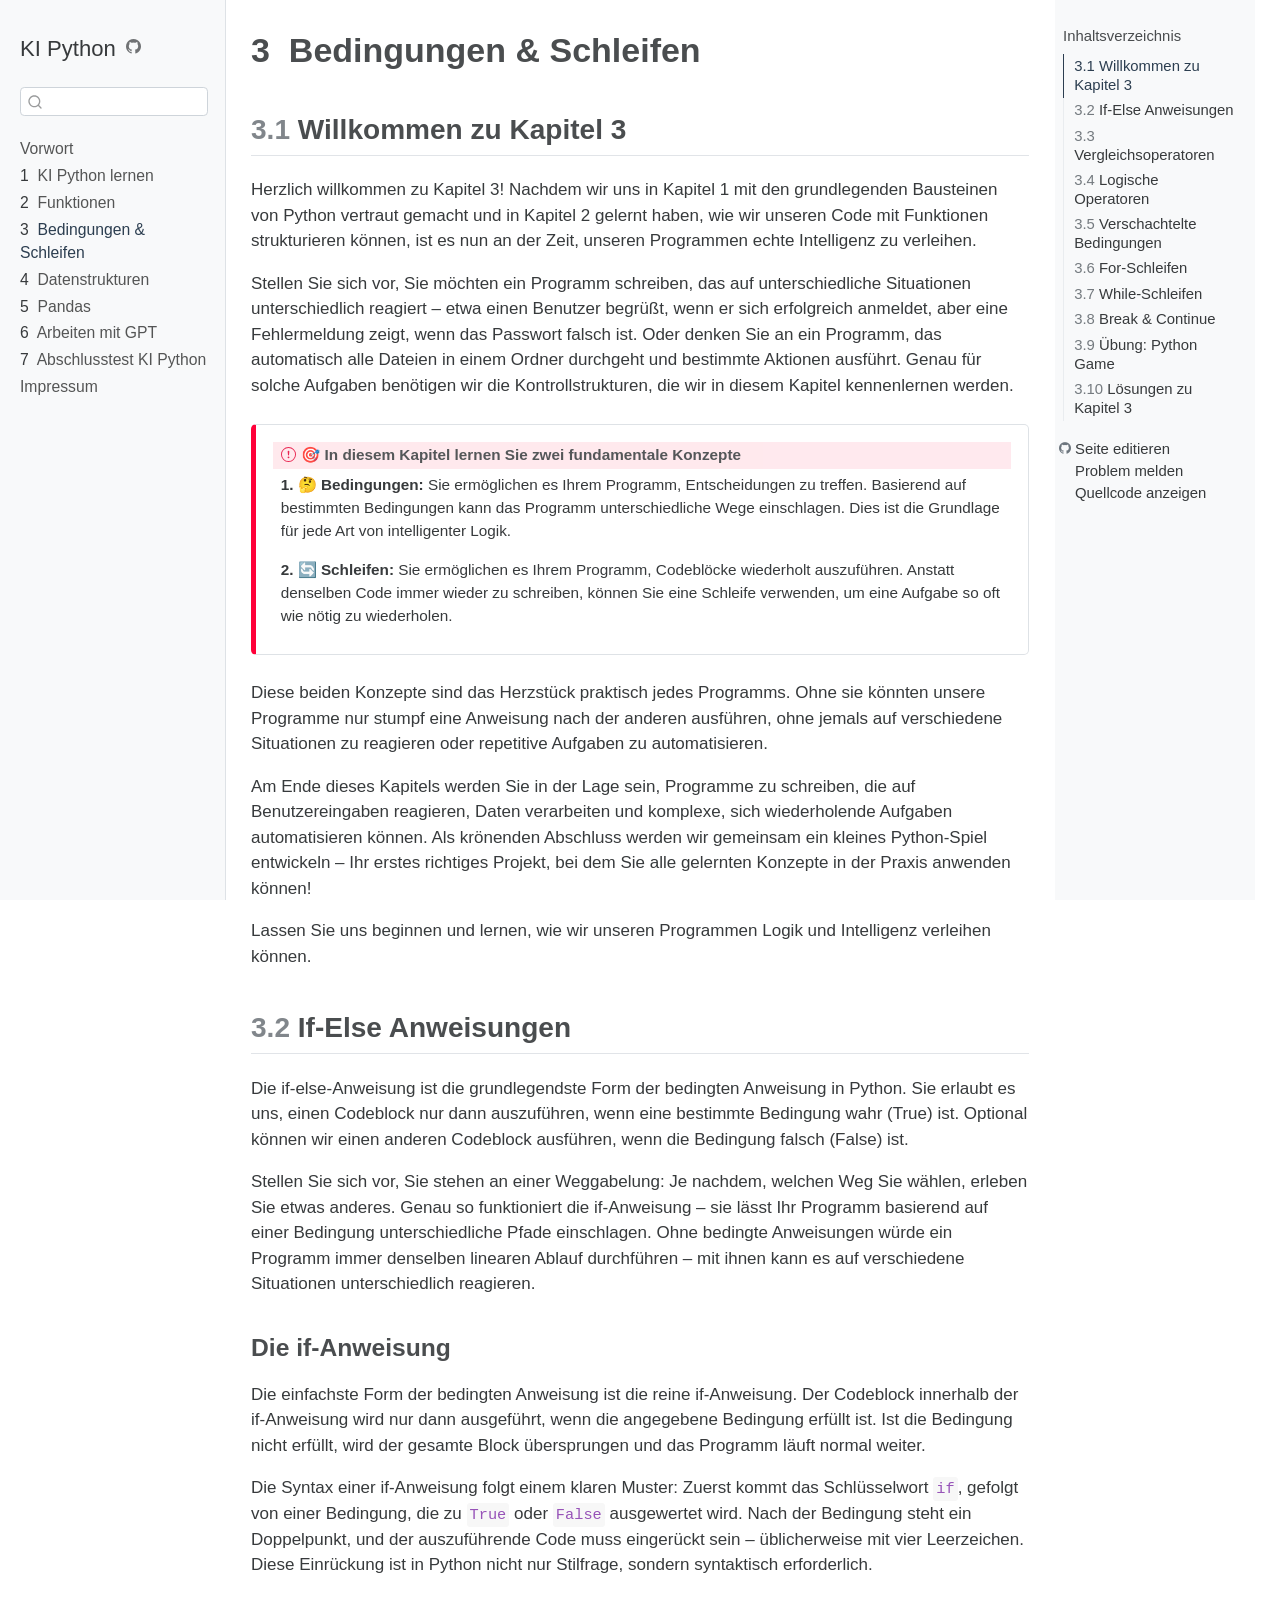
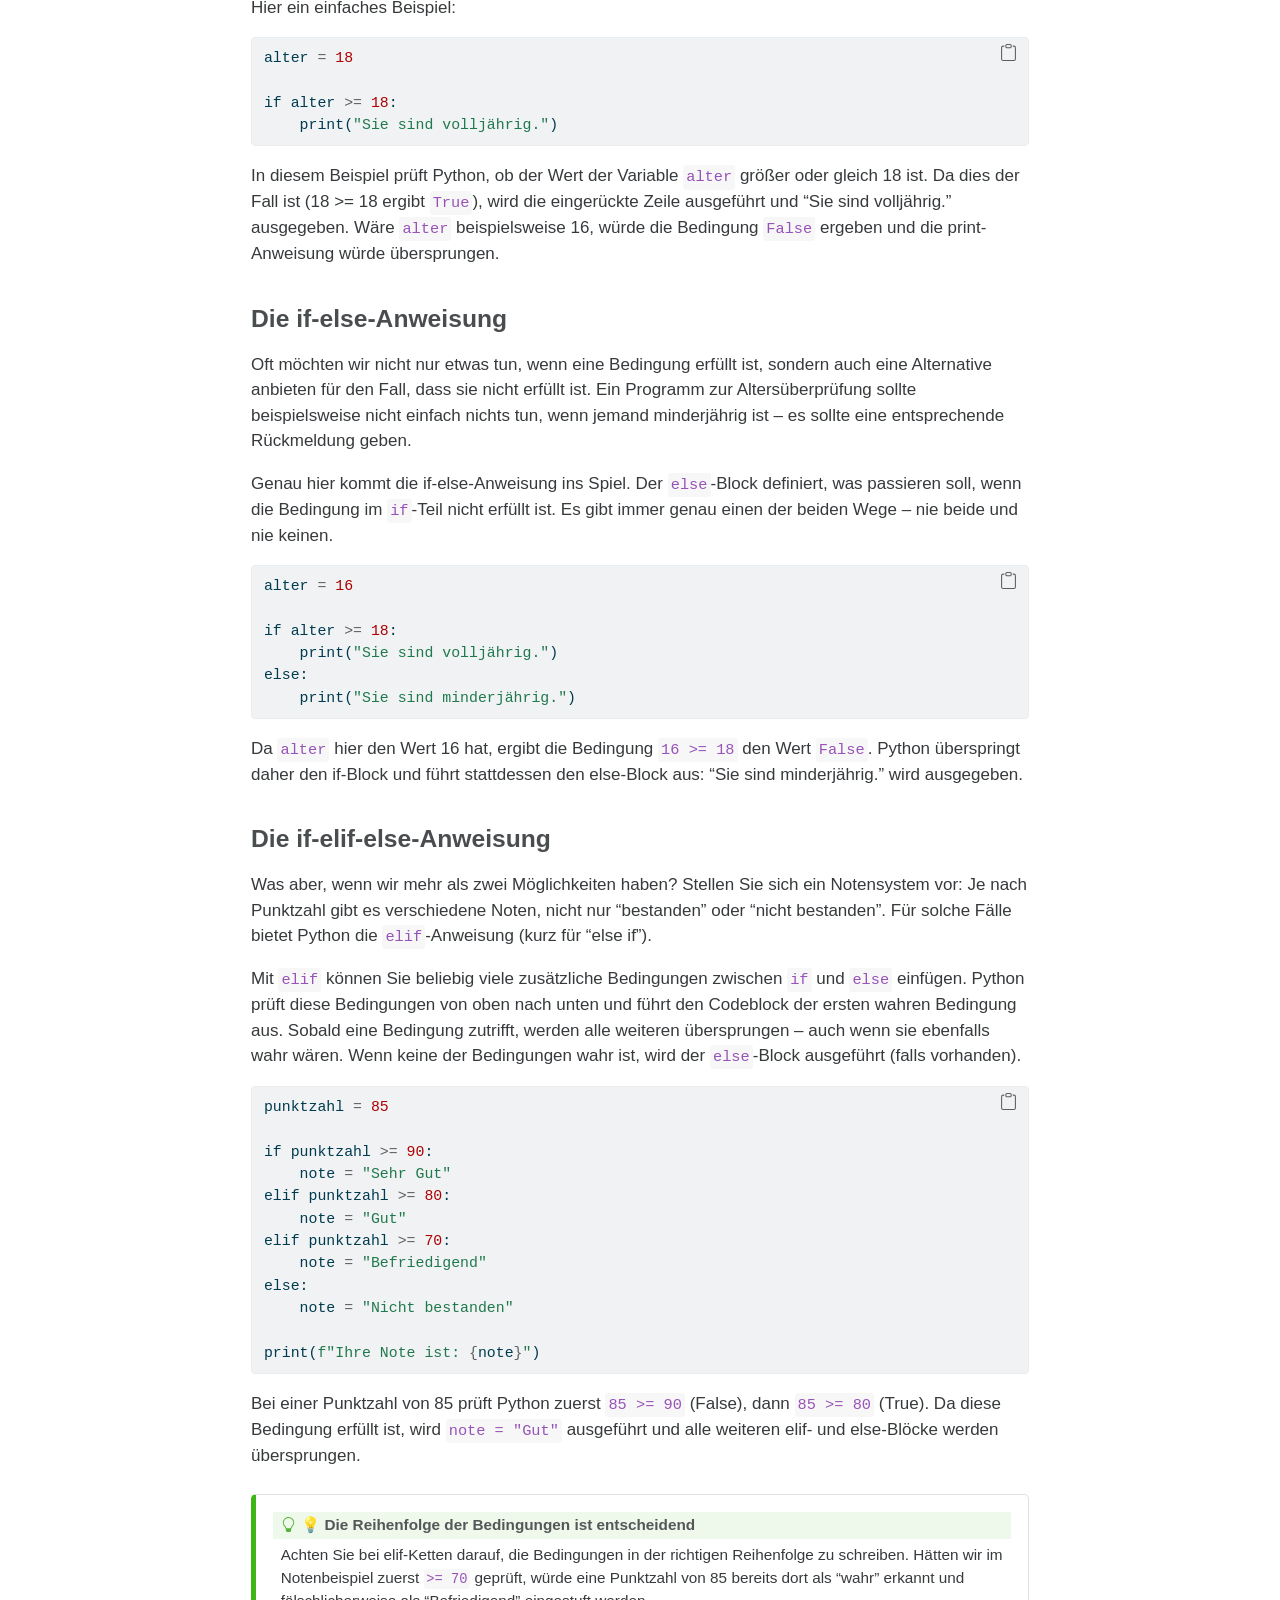
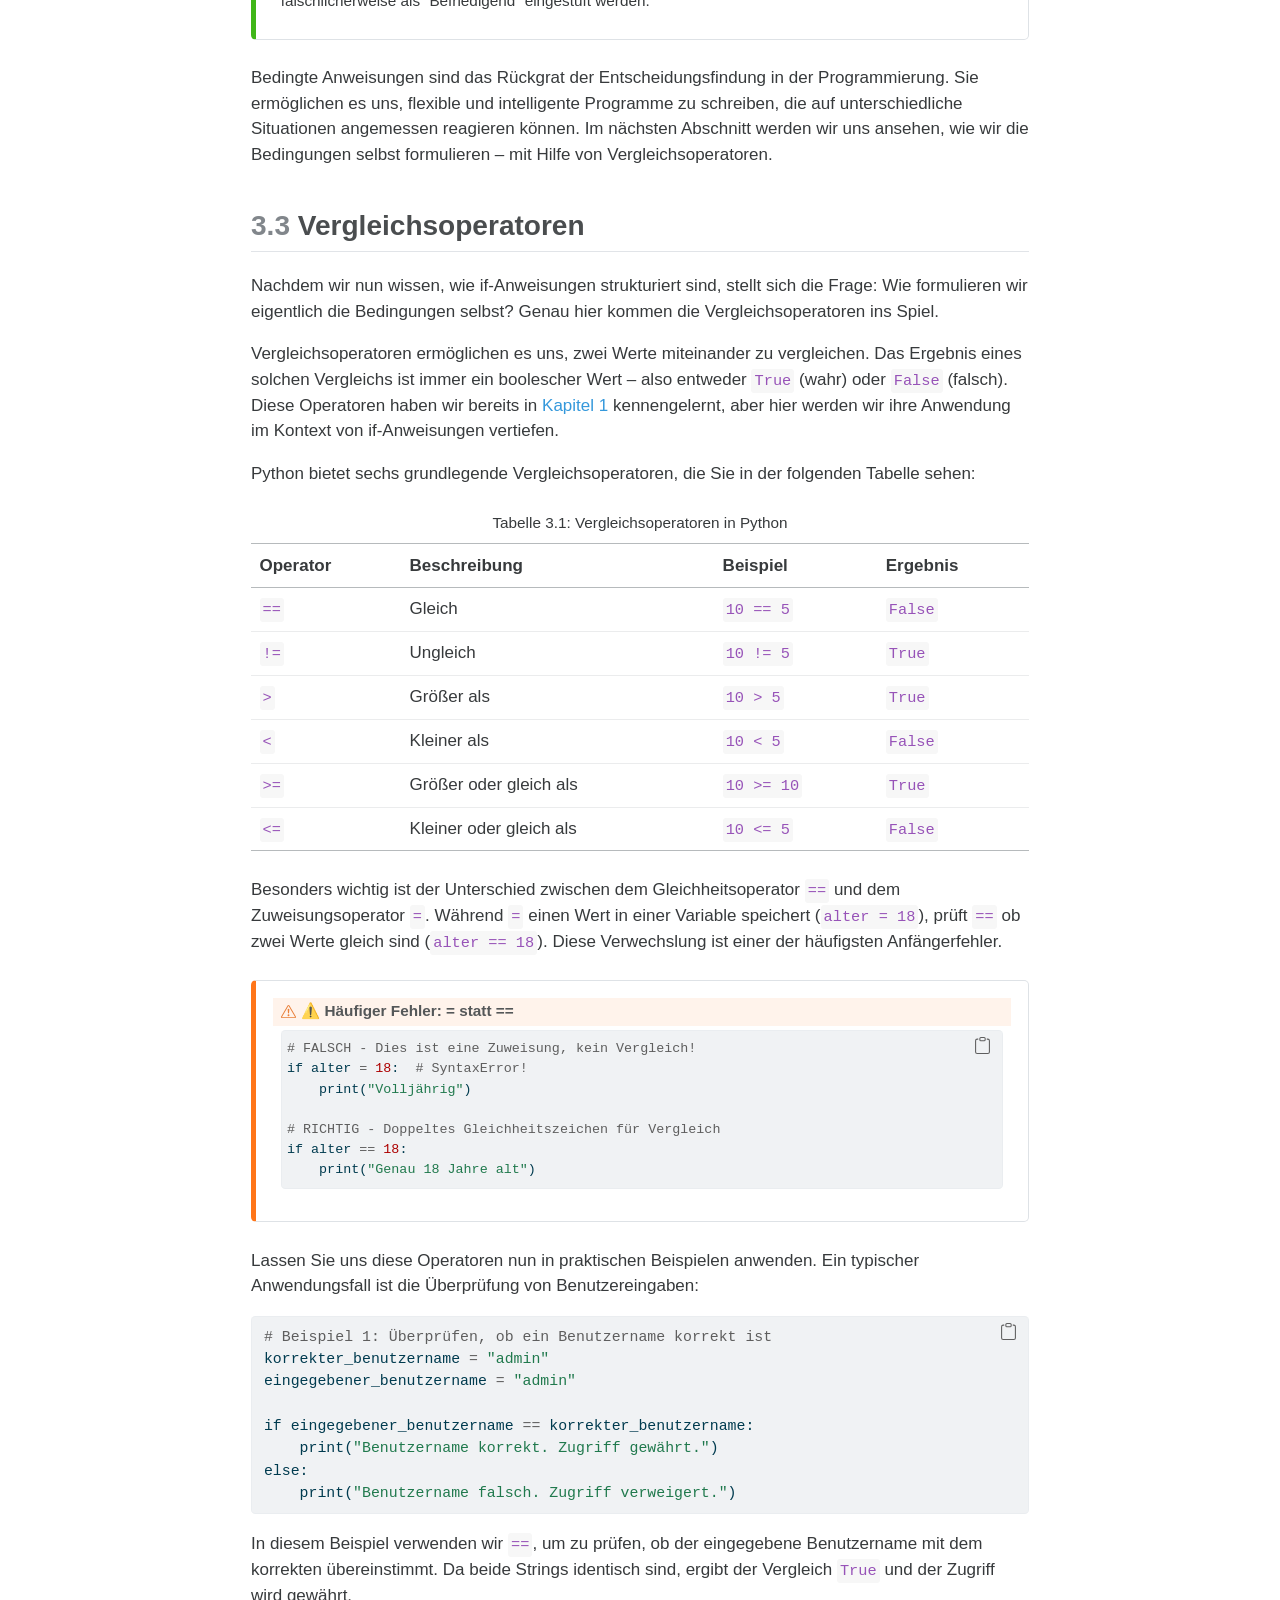
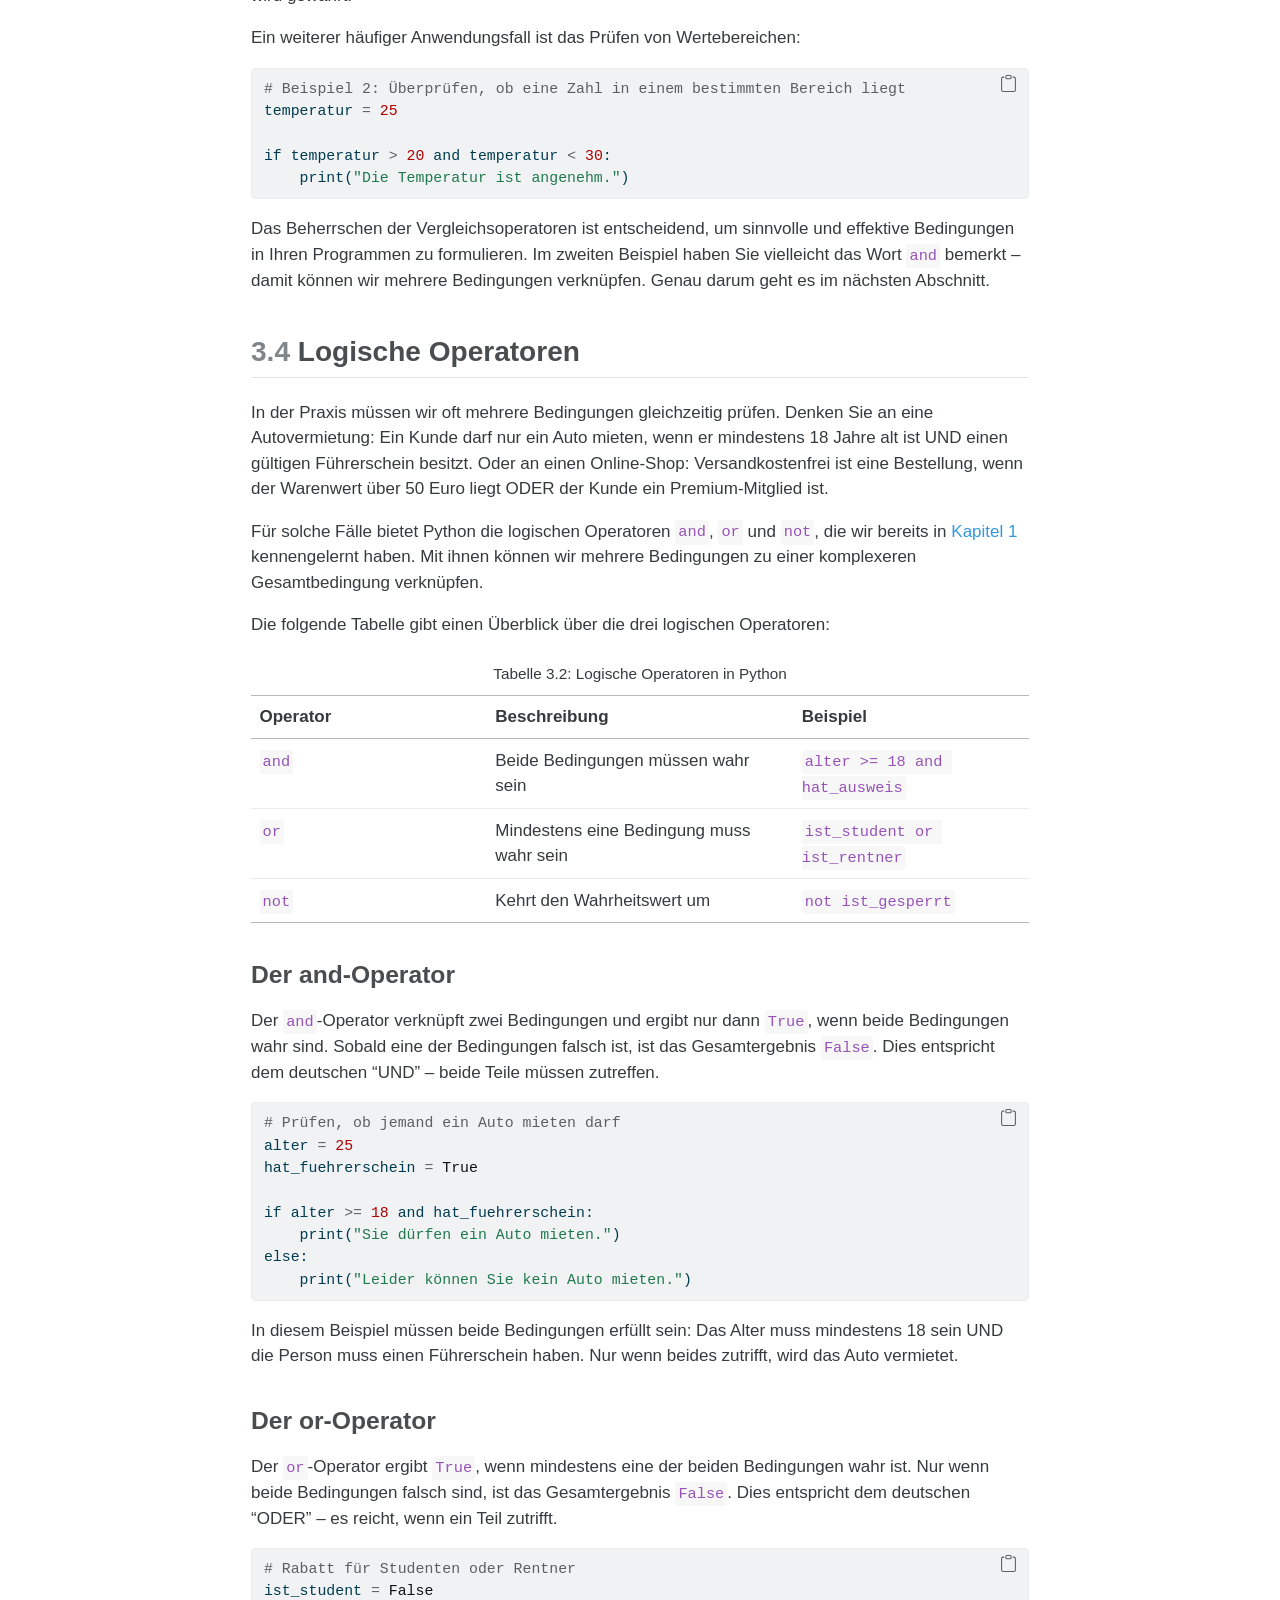
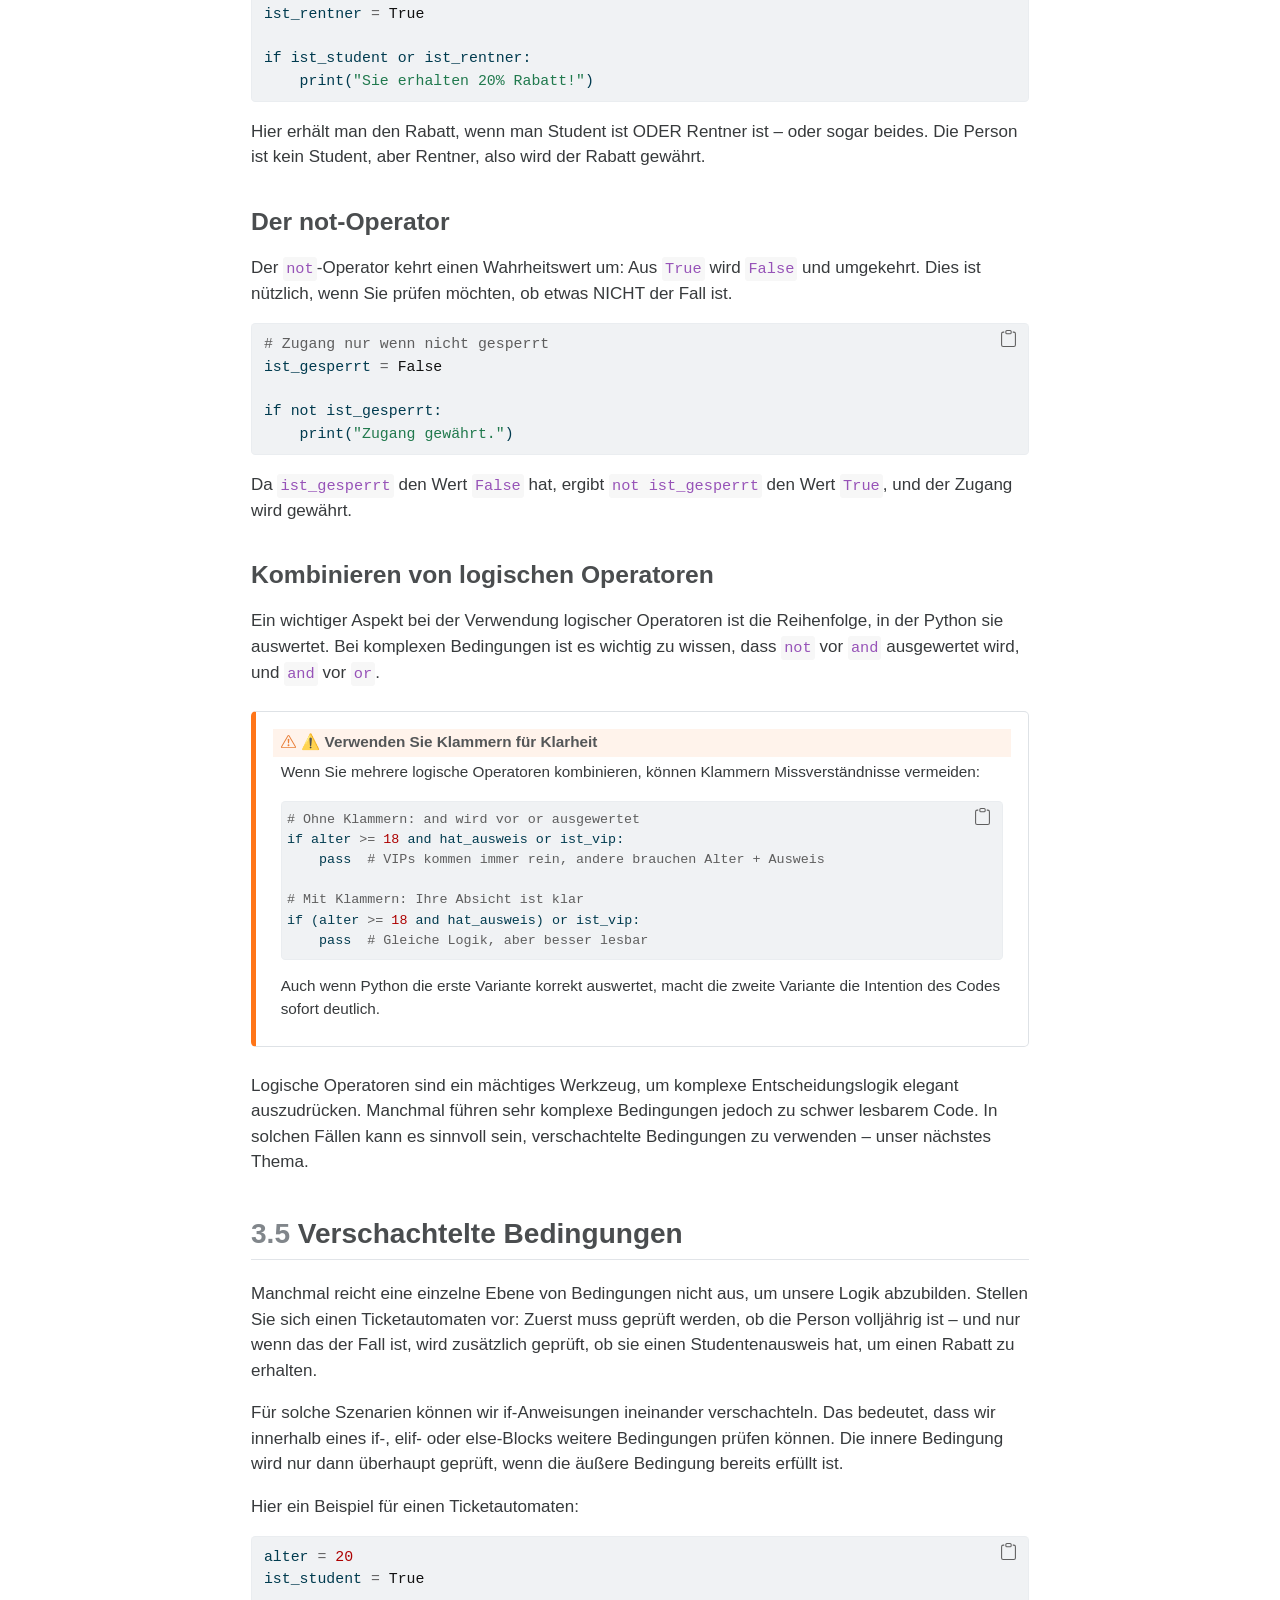
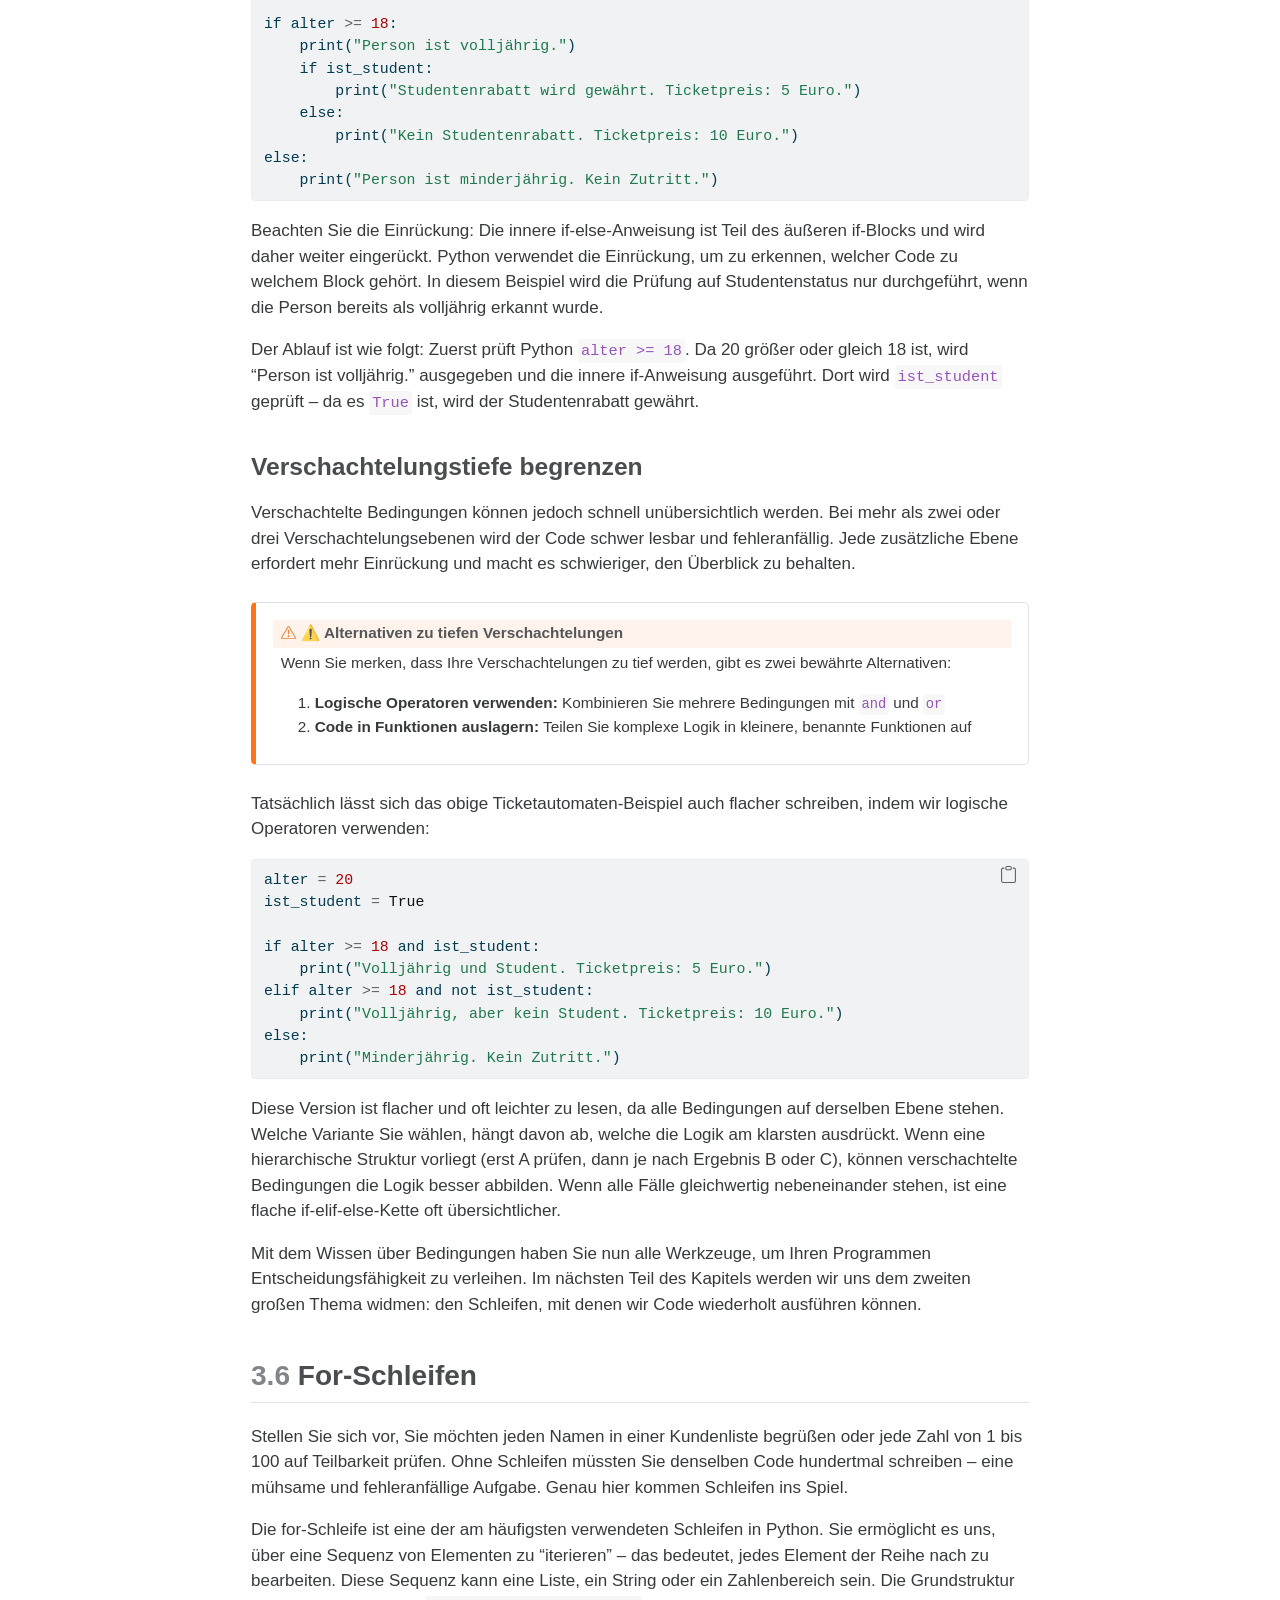
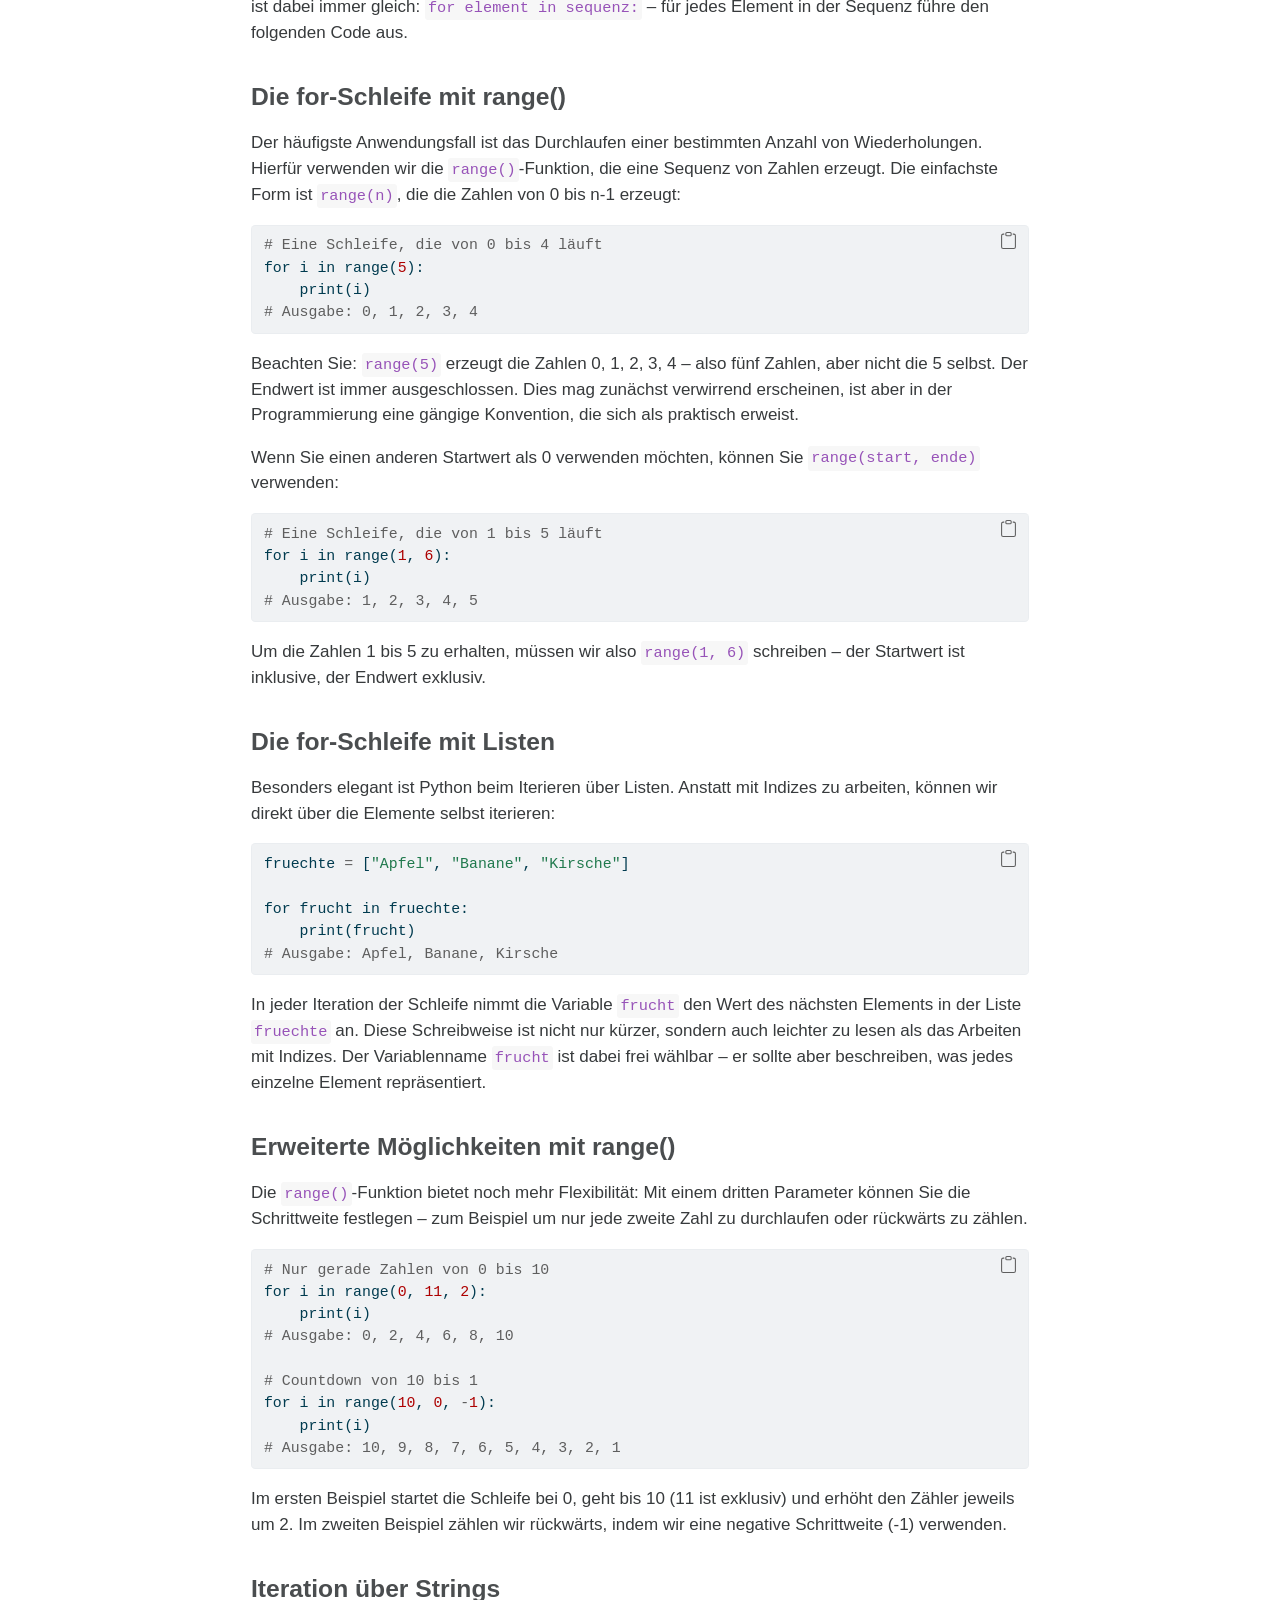
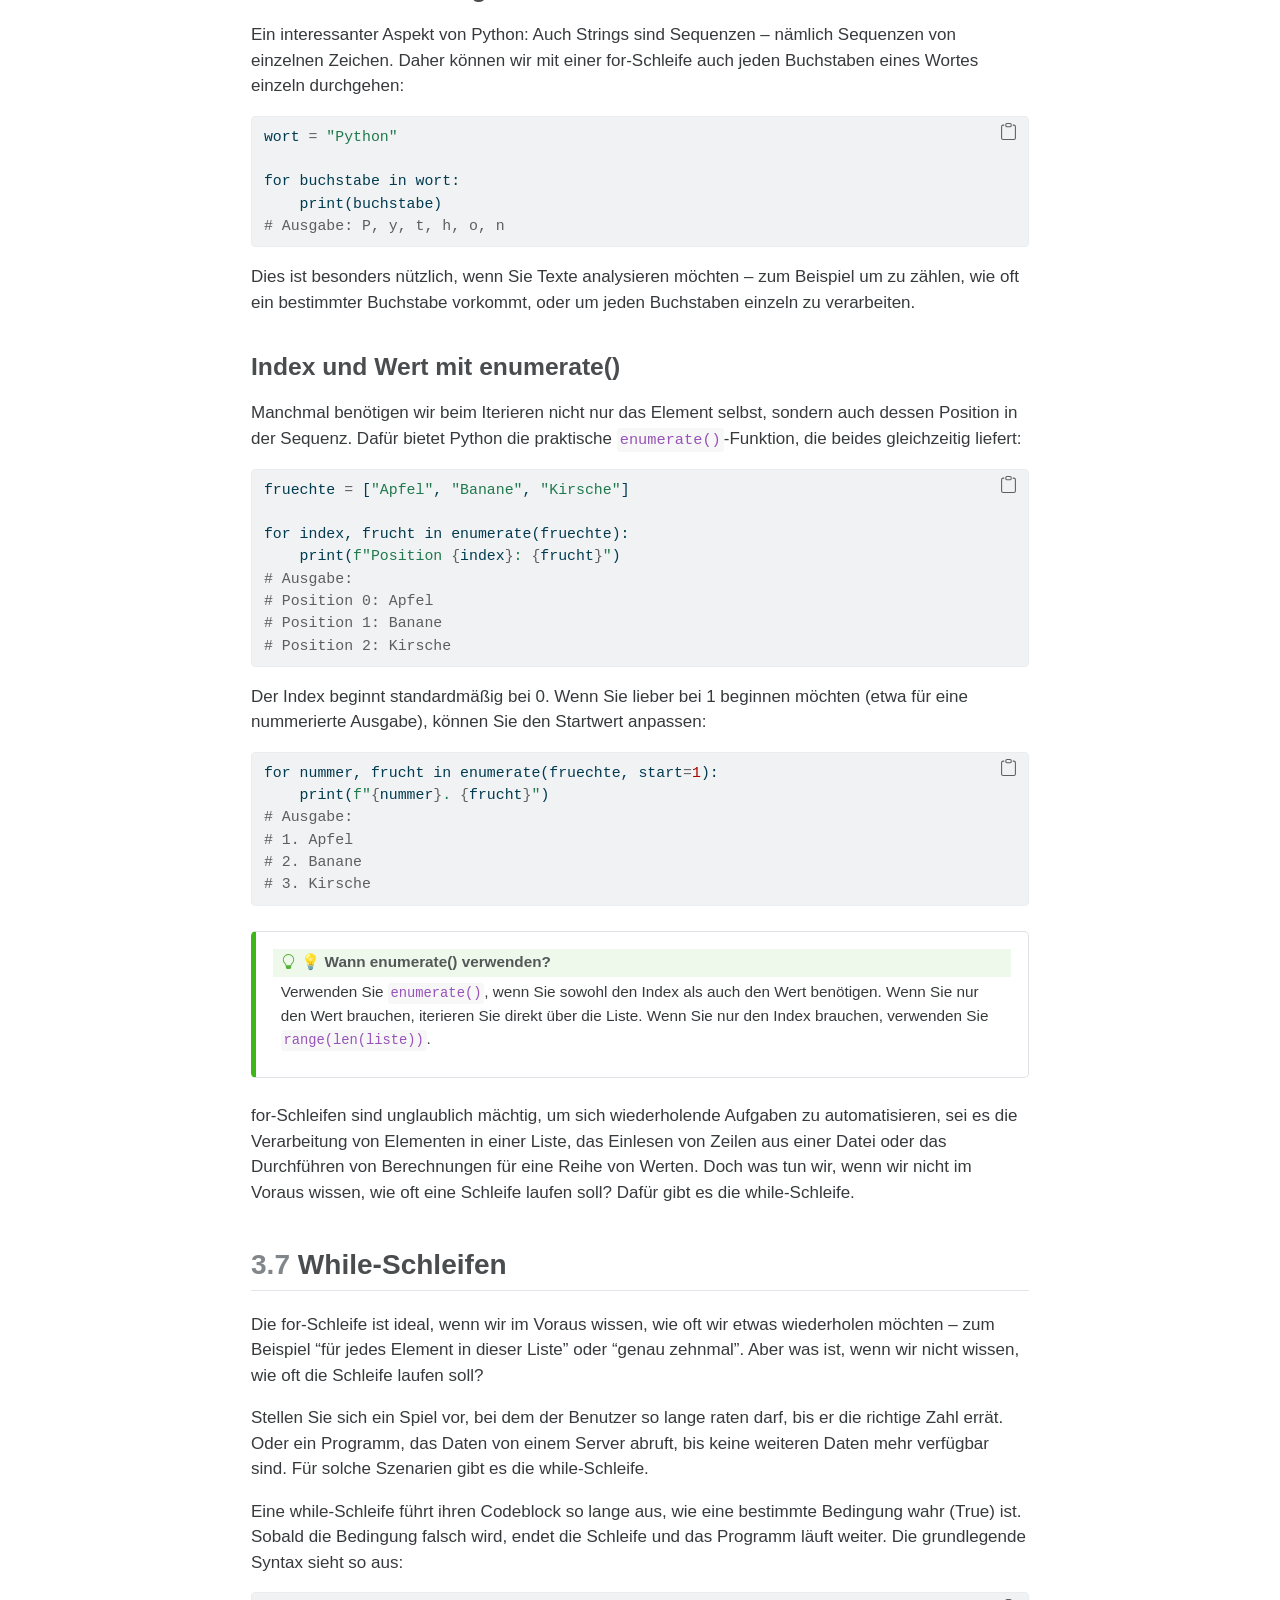
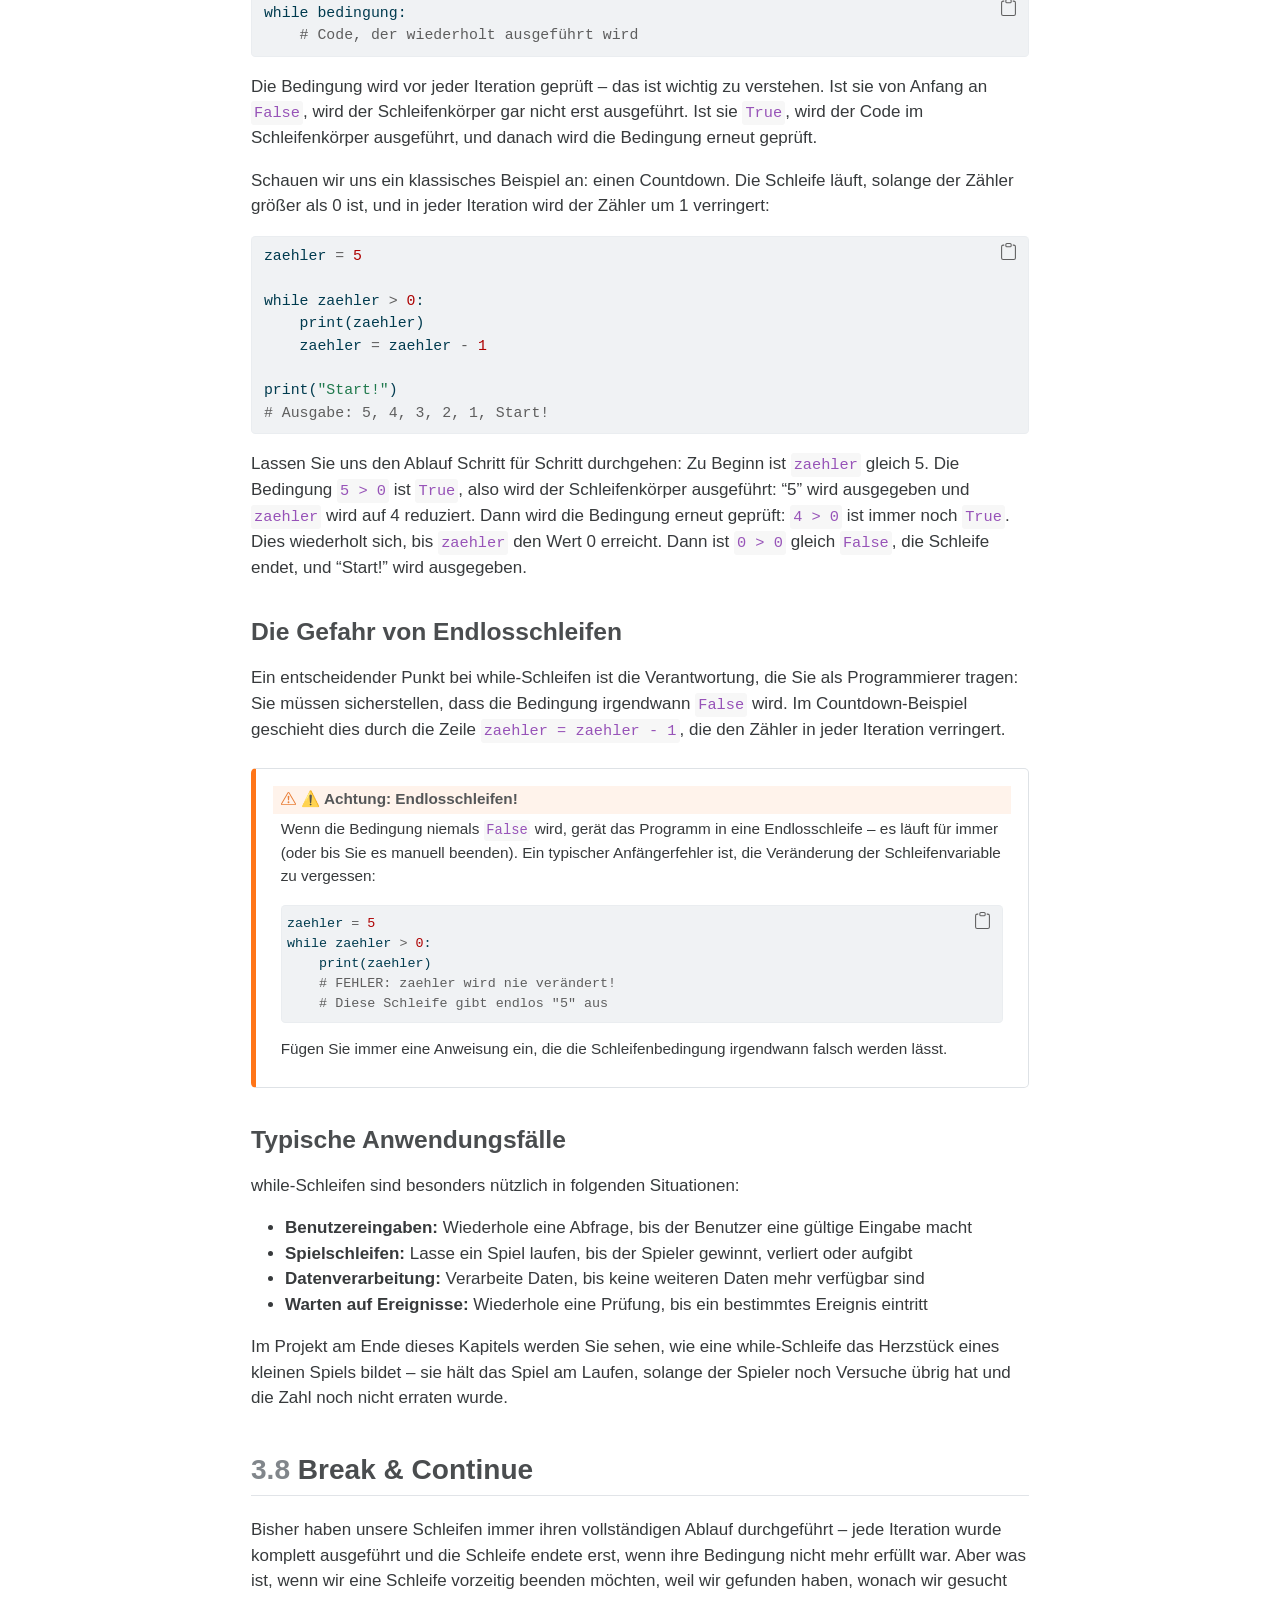
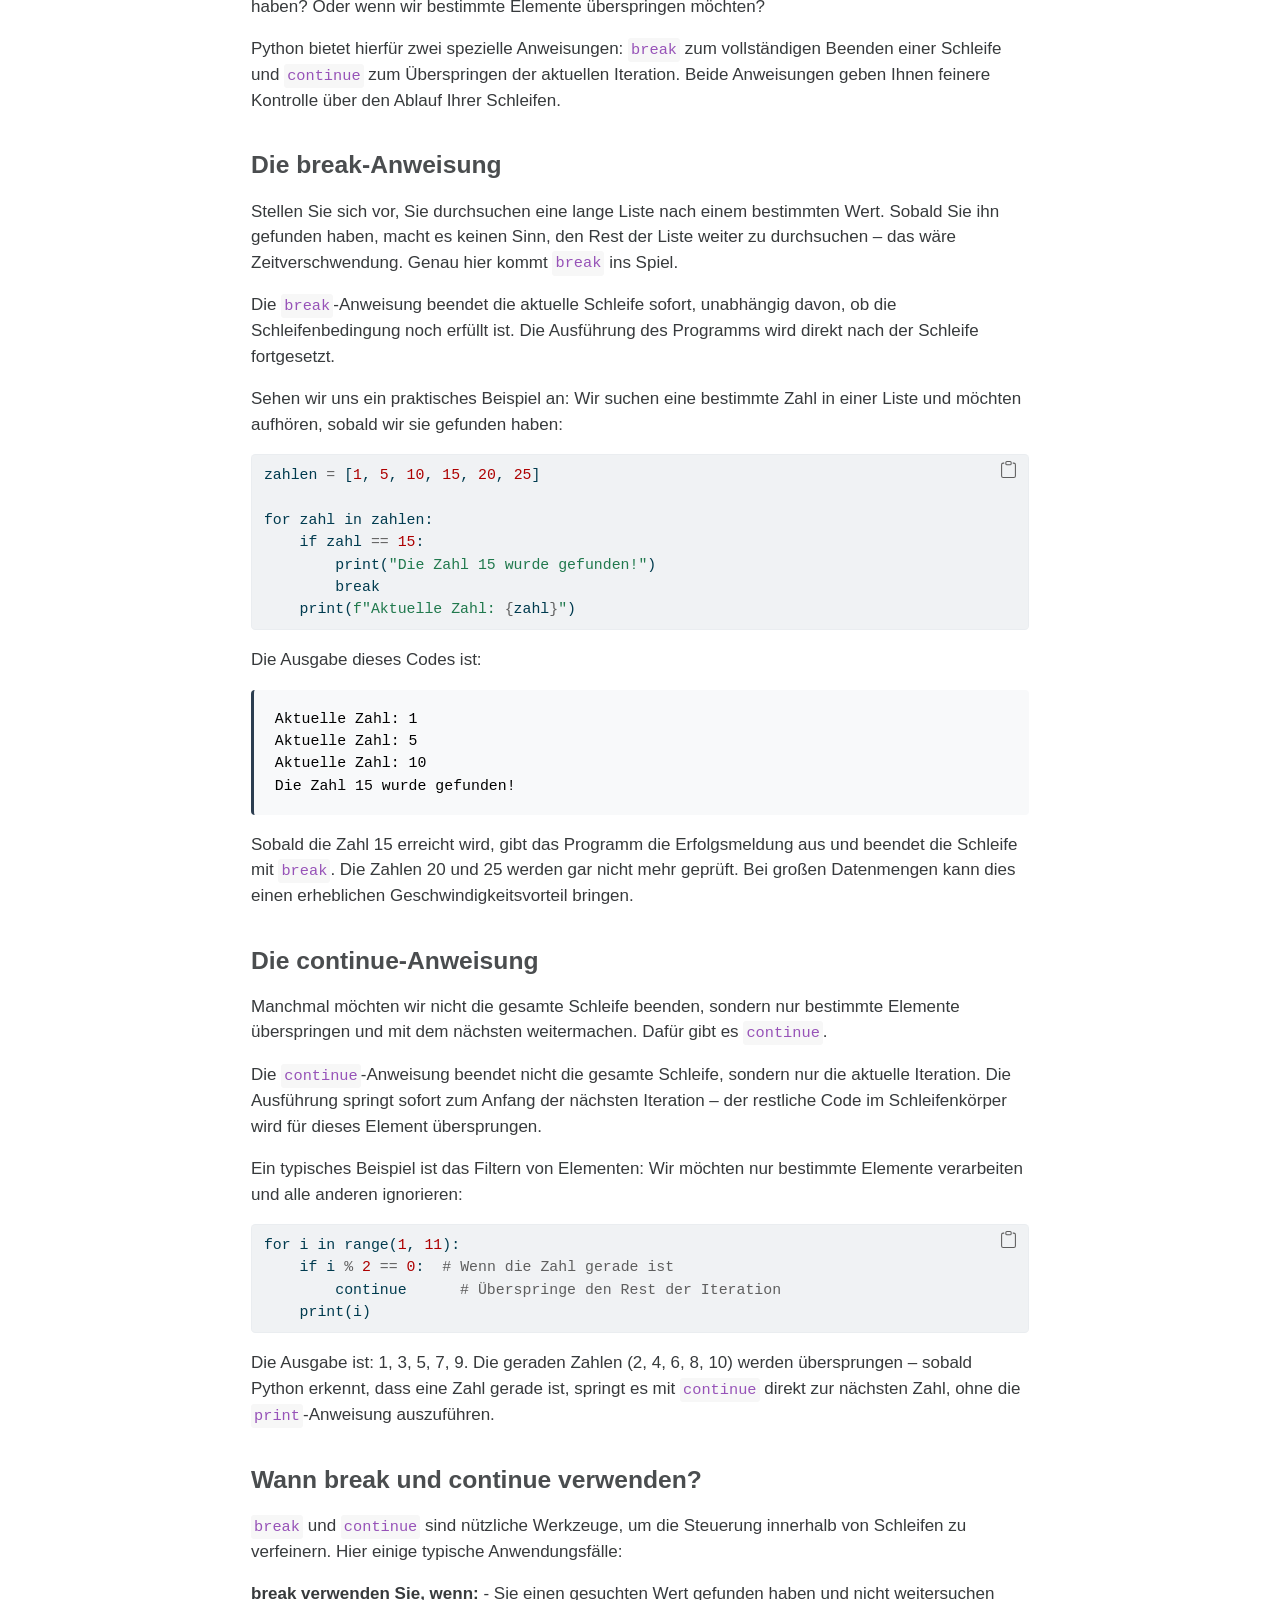
<file: docs/Kapitel 3.html>
<!DOCTYPE html>
<html xmlns="http://www.w3.org/1999/xhtml" lang="de" xml:lang="de"><head>

<meta charset="utf-8">
<meta name="generator" content="quarto-1.3.450">

<meta name="viewport" content="width=device-width, initial-scale=1.0, user-scalable=yes">


<title>KI Python - 3&nbsp; Bedingungen &amp; Schleifen</title>
<style>
code{white-space: pre-wrap;}
span.smallcaps{font-variant: small-caps;}
div.columns{display: flex; gap: min(4vw, 1.5em);}
div.column{flex: auto; overflow-x: auto;}
div.hanging-indent{margin-left: 1.5em; text-indent: -1.5em;}
ul.task-list{list-style: none;}
ul.task-list li input[type="checkbox"] {
  width: 0.8em;
  margin: 0 0.8em 0.2em -1em; /* quarto-specific, see https://github.com/quarto-dev/quarto-cli/issues/4556 */ 
  vertical-align: middle;
}
/* CSS for syntax highlighting */
pre > code.sourceCode { white-space: pre; position: relative; }
pre > code.sourceCode > span { display: inline-block; line-height: 1.25; }
pre > code.sourceCode > span:empty { height: 1.2em; }
.sourceCode { overflow: visible; }
code.sourceCode > span { color: inherit; text-decoration: inherit; }
div.sourceCode { margin: 1em 0; }
pre.sourceCode { margin: 0; }
@media screen {
div.sourceCode { overflow: auto; }
}
@media print {
pre > code.sourceCode { white-space: pre-wrap; }
pre > code.sourceCode > span { text-indent: -5em; padding-left: 5em; }
}
pre.numberSource code
  { counter-reset: source-line 0; }
pre.numberSource code > span
  { position: relative; left: -4em; counter-increment: source-line; }
pre.numberSource code > span > a:first-child::before
  { content: counter(source-line);
    position: relative; left: -1em; text-align: right; vertical-align: baseline;
    border: none; display: inline-block;
    -webkit-touch-callout: none; -webkit-user-select: none;
    -khtml-user-select: none; -moz-user-select: none;
    -ms-user-select: none; user-select: none;
    padding: 0 4px; width: 4em;
  }
pre.numberSource { margin-left: 3em;  padding-left: 4px; }
div.sourceCode
  {   }
@media screen {
pre > code.sourceCode > span > a:first-child::before { text-decoration: underline; }
}
</style>


<script src="site_libs/quarto-nav/quarto-nav.js"></script>
<script src="site_libs/quarto-nav/headroom.min.js"></script>
<script src="site_libs/clipboard/clipboard.min.js"></script>
<script src="site_libs/quarto-search/autocomplete.umd.js"></script>
<script src="site_libs/quarto-search/fuse.min.js"></script>
<script src="site_libs/quarto-search/quarto-search.js"></script>
<meta name="quarto:offset" content="./">
<link href="./Kapitel 4.html" rel="next">
<link href="./Kapitel 2.html" rel="prev">
<link href="./favicon.png" rel="icon" type="image/png">
<script src="site_libs/quarto-html/quarto.js"></script>
<script src="site_libs/quarto-html/popper.min.js"></script>
<script src="site_libs/quarto-html/tippy.umd.min.js"></script>
<script src="site_libs/quarto-html/anchor.min.js"></script>
<link href="site_libs/quarto-html/tippy.css" rel="stylesheet">
<link href="site_libs/quarto-html/quarto-syntax-highlighting.css" rel="stylesheet" id="quarto-text-highlighting-styles">
<script src="site_libs/bootstrap/bootstrap.min.js"></script>
<link href="site_libs/bootstrap/bootstrap-icons.css" rel="stylesheet">
<link href="site_libs/bootstrap/bootstrap.min.css" rel="stylesheet" id="quarto-bootstrap" data-mode="light">
<script id="quarto-search-options" type="application/json">{
  "location": "sidebar",
  "copy-button": false,
  "collapse-after": 3,
  "panel-placement": "start",
  "type": "textbox",
  "limit": 20,
  "language": {
    "search-no-results-text": "Keine Treffer",
    "search-matching-documents-text": "Treffer",
    "search-copy-link-title": "Link in die Suche kopieren",
    "search-hide-matches-text": "Zusätzliche Treffer verbergen",
    "search-more-match-text": "weitere Treffer in diesem Dokument",
    "search-more-matches-text": "weitere Treffer in diesem Dokument",
    "search-clear-button-title": "Zurücksetzen",
    "search-detached-cancel-button-title": "Abbrechen",
    "search-submit-button-title": "Abschicken",
    "search-label": "Suchen"
  }
}</script>


</head>

<body class="nav-sidebar docked">

<div id="quarto-search-results"></div>
  <header id="quarto-header" class="headroom fixed-top">
  <nav class="quarto-secondary-nav">
    <div class="container-fluid d-flex">
      <button type="button" class="quarto-btn-toggle btn" data-bs-toggle="collapse" data-bs-target="#quarto-sidebar,#quarto-sidebar-glass" aria-controls="quarto-sidebar" aria-expanded="false" aria-label="Seitenleiste umschalten" onclick="if (window.quartoToggleHeadroom) { window.quartoToggleHeadroom(); }">
        <i class="bi bi-layout-text-sidebar-reverse"></i>
      </button>
      <nav class="quarto-page-breadcrumbs" aria-label="breadcrumb"><ol class="breadcrumb"><li class="breadcrumb-item"><a href="./Kapitel 3.html"><span class="chapter-number">3</span>&nbsp; <span class="chapter-title">Bedingungen &amp; Schleifen</span></a></li></ol></nav>
      <a class="flex-grow-1" role="button" data-bs-toggle="collapse" data-bs-target="#quarto-sidebar,#quarto-sidebar-glass" aria-controls="quarto-sidebar" aria-expanded="false" aria-label="Seitenleiste umschalten" onclick="if (window.quartoToggleHeadroom) { window.quartoToggleHeadroom(); }">      
      </a>
      <button type="button" class="btn quarto-search-button" aria-label="" onclick="window.quartoOpenSearch();">
        <i class="bi bi-search"></i>
      </button>
    </div>
  </nav>
</header>
<!-- content -->
<div id="quarto-content" class="quarto-container page-columns page-rows-contents page-layout-article">
<!-- sidebar -->
  <nav id="quarto-sidebar" class="sidebar collapse collapse-horizontal sidebar-navigation docked overflow-auto">
    <div class="pt-lg-2 mt-2 text-left sidebar-header">
    <div class="sidebar-title mb-0 py-0">
      <a href="./">KI Python</a> 
        <div class="sidebar-tools-main">
    <a href="https://github.com/ppronobis/ki-python" rel="" title="Source Code" class="quarto-navigation-tool px-1" aria-label="Source Code"><i class="bi bi-github"></i></a>
</div>
    </div>
      </div>
        <div class="mt-2 flex-shrink-0 align-items-center">
        <div class="sidebar-search">
        <div id="quarto-search" class="" title="Suchen"></div>
        </div>
        </div>
    <div class="sidebar-menu-container"> 
    <ul class="list-unstyled mt-1">
        <li class="sidebar-item">
  <div class="sidebar-item-container"> 
  <a href="./index.html" class="sidebar-item-text sidebar-link">
 <span class="menu-text">Vorwort</span></a>
  </div>
</li>
        <li class="sidebar-item">
  <div class="sidebar-item-container"> 
  <a href="./Kapitel 1.html" class="sidebar-item-text sidebar-link">
 <span class="menu-text"><span class="chapter-number">1</span>&nbsp; <span class="chapter-title">KI Python lernen</span></span></a>
  </div>
</li>
        <li class="sidebar-item">
  <div class="sidebar-item-container"> 
  <a href="./Kapitel 2.html" class="sidebar-item-text sidebar-link">
 <span class="menu-text"><span class="chapter-number">2</span>&nbsp; <span class="chapter-title">Funktionen</span></span></a>
  </div>
</li>
        <li class="sidebar-item">
  <div class="sidebar-item-container"> 
  <a href="./Kapitel 3.html" class="sidebar-item-text sidebar-link active">
 <span class="menu-text"><span class="chapter-number">3</span>&nbsp; <span class="chapter-title">Bedingungen &amp; Schleifen</span></span></a>
  </div>
</li>
        <li class="sidebar-item">
  <div class="sidebar-item-container"> 
  <a href="./Kapitel 4.html" class="sidebar-item-text sidebar-link">
 <span class="menu-text"><span class="chapter-number">4</span>&nbsp; <span class="chapter-title">Datenstrukturen</span></span></a>
  </div>
</li>
        <li class="sidebar-item">
  <div class="sidebar-item-container"> 
  <a href="./Kapitel 5.html" class="sidebar-item-text sidebar-link">
 <span class="menu-text"><span class="chapter-number">5</span>&nbsp; <span class="chapter-title">Pandas</span></span></a>
  </div>
</li>
        <li class="sidebar-item">
  <div class="sidebar-item-container"> 
  <a href="./Kapitel 6.html" class="sidebar-item-text sidebar-link">
 <span class="menu-text"><span class="chapter-number">6</span>&nbsp; <span class="chapter-title">Arbeiten mit GPT</span></span></a>
  </div>
</li>
        <li class="sidebar-item">
  <div class="sidebar-item-container"> 
  <a href="./Kapitel 7.html" class="sidebar-item-text sidebar-link">
 <span class="menu-text"><span class="chapter-number">7</span>&nbsp; <span class="chapter-title">Abschlusstest KI Python</span></span></a>
  </div>
</li>
        <li class="sidebar-item">
  <div class="sidebar-item-container"> 
  <a href="./impressum.html" class="sidebar-item-text sidebar-link">
 <span class="menu-text">Impressum</span></a>
  </div>
</li>
    </ul>
    </div>
</nav>
<div id="quarto-sidebar-glass" data-bs-toggle="collapse" data-bs-target="#quarto-sidebar,#quarto-sidebar-glass"></div>
<!-- margin-sidebar -->
    <div id="quarto-margin-sidebar" class="sidebar margin-sidebar">
        <nav id="TOC" role="doc-toc" class="toc-active">
    <h2 id="toc-title">Inhaltsverzeichnis</h2>
   
  <ul>
  <li><a href="#sec-willkommen-kap3" id="toc-sec-willkommen-kap3" class="nav-link active" data-scroll-target="#sec-willkommen-kap3"><span class="header-section-number">3.1</span> Willkommen zu Kapitel 3</a></li>
  <li><a href="#sec-if-else" id="toc-sec-if-else" class="nav-link" data-scroll-target="#sec-if-else"><span class="header-section-number">3.2</span> If-Else Anweisungen</a>
  <ul class="collapse">
  <li><a href="#die-if-anweisung" id="toc-die-if-anweisung" class="nav-link" data-scroll-target="#die-if-anweisung">Die if-Anweisung</a></li>
  <li><a href="#die-if-else-anweisung" id="toc-die-if-else-anweisung" class="nav-link" data-scroll-target="#die-if-else-anweisung">Die if-else-Anweisung</a></li>
  <li><a href="#die-if-elif-else-anweisung" id="toc-die-if-elif-else-anweisung" class="nav-link" data-scroll-target="#die-if-elif-else-anweisung">Die if-elif-else-Anweisung</a></li>
  </ul></li>
  <li><a href="#sec-vergleichsoperatoren-kap3" id="toc-sec-vergleichsoperatoren-kap3" class="nav-link" data-scroll-target="#sec-vergleichsoperatoren-kap3"><span class="header-section-number">3.3</span> Vergleichsoperatoren</a></li>
  <li><a href="#sec-logische-operatoren-kap3" id="toc-sec-logische-operatoren-kap3" class="nav-link" data-scroll-target="#sec-logische-operatoren-kap3"><span class="header-section-number">3.4</span> Logische Operatoren</a>
  <ul class="collapse">
  <li><a href="#der-and-operator" id="toc-der-and-operator" class="nav-link" data-scroll-target="#der-and-operator">Der and-Operator</a></li>
  <li><a href="#der-or-operator" id="toc-der-or-operator" class="nav-link" data-scroll-target="#der-or-operator">Der or-Operator</a></li>
  <li><a href="#der-not-operator" id="toc-der-not-operator" class="nav-link" data-scroll-target="#der-not-operator">Der not-Operator</a></li>
  <li><a href="#kombinieren-von-logischen-operatoren" id="toc-kombinieren-von-logischen-operatoren" class="nav-link" data-scroll-target="#kombinieren-von-logischen-operatoren">Kombinieren von logischen Operatoren</a></li>
  </ul></li>
  <li><a href="#sec-verschachtelte-bedingungen" id="toc-sec-verschachtelte-bedingungen" class="nav-link" data-scroll-target="#sec-verschachtelte-bedingungen"><span class="header-section-number">3.5</span> Verschachtelte Bedingungen</a>
  <ul class="collapse">
  <li><a href="#verschachtelungstiefe-begrenzen" id="toc-verschachtelungstiefe-begrenzen" class="nav-link" data-scroll-target="#verschachtelungstiefe-begrenzen">Verschachtelungstiefe begrenzen</a></li>
  </ul></li>
  <li><a href="#sec-for-schleifen" id="toc-sec-for-schleifen" class="nav-link" data-scroll-target="#sec-for-schleifen"><span class="header-section-number">3.6</span> For-Schleifen</a>
  <ul class="collapse">
  <li><a href="#die-for-schleife-mit-range" id="toc-die-for-schleife-mit-range" class="nav-link" data-scroll-target="#die-for-schleife-mit-range">Die for-Schleife mit range()</a></li>
  <li><a href="#die-for-schleife-mit-listen" id="toc-die-for-schleife-mit-listen" class="nav-link" data-scroll-target="#die-for-schleife-mit-listen">Die for-Schleife mit Listen</a></li>
  <li><a href="#erweiterte-möglichkeiten-mit-range" id="toc-erweiterte-möglichkeiten-mit-range" class="nav-link" data-scroll-target="#erweiterte-möglichkeiten-mit-range">Erweiterte Möglichkeiten mit range()</a></li>
  <li><a href="#iteration-über-strings" id="toc-iteration-über-strings" class="nav-link" data-scroll-target="#iteration-über-strings">Iteration über Strings</a></li>
  <li><a href="#index-und-wert-mit-enumerate" id="toc-index-und-wert-mit-enumerate" class="nav-link" data-scroll-target="#index-und-wert-mit-enumerate">Index und Wert mit enumerate()</a></li>
  </ul></li>
  <li><a href="#sec-while-schleifen" id="toc-sec-while-schleifen" class="nav-link" data-scroll-target="#sec-while-schleifen"><span class="header-section-number">3.7</span> While-Schleifen</a>
  <ul class="collapse">
  <li><a href="#die-gefahr-von-endlosschleifen" id="toc-die-gefahr-von-endlosschleifen" class="nav-link" data-scroll-target="#die-gefahr-von-endlosschleifen">Die Gefahr von Endlosschleifen</a></li>
  <li><a href="#typische-anwendungsfälle" id="toc-typische-anwendungsfälle" class="nav-link" data-scroll-target="#typische-anwendungsfälle">Typische Anwendungsfälle</a></li>
  </ul></li>
  <li><a href="#sec-break-continue" id="toc-sec-break-continue" class="nav-link" data-scroll-target="#sec-break-continue"><span class="header-section-number">3.8</span> Break &amp; Continue</a>
  <ul class="collapse">
  <li><a href="#die-break-anweisung" id="toc-die-break-anweisung" class="nav-link" data-scroll-target="#die-break-anweisung">Die break-Anweisung</a></li>
  <li><a href="#die-continue-anweisung" id="toc-die-continue-anweisung" class="nav-link" data-scroll-target="#die-continue-anweisung">Die continue-Anweisung</a></li>
  <li><a href="#wann-break-und-continue-verwenden" id="toc-wann-break-und-continue-verwenden" class="nav-link" data-scroll-target="#wann-break-und-continue-verwenden">Wann break und continue verwenden?</a></li>
  </ul></li>
  <li><a href="#sec-projekt-game" id="toc-sec-projekt-game" class="nav-link" data-scroll-target="#sec-projekt-game"><span class="header-section-number">3.9</span> Übung: Python Game</a>
  <ul class="collapse">
  <li><a href="#anforderungen" id="toc-anforderungen" class="nav-link" data-scroll-target="#anforderungen">Anforderungen</a></li>
  <li><a href="#anleitung" id="toc-anleitung" class="nav-link" data-scroll-target="#anleitung">Anleitung</a></li>
  <li><a href="#beispiel-code-struktur" id="toc-beispiel-code-struktur" class="nav-link" data-scroll-target="#beispiel-code-struktur">Beispiel-Code-Struktur</a></li>
  <li><a href="#hinweise" id="toc-hinweise" class="nav-link" data-scroll-target="#hinweise">Hinweise</a></li>
  </ul></li>
  <li><a href="#sec-loesungen-kap3" id="toc-sec-loesungen-kap3" class="nav-link" data-scroll-target="#sec-loesungen-kap3"><span class="header-section-number">3.10</span> Lösungen zu Kapitel 3</a>
  <ul class="collapse">
  <li><a href="#lösung-zum-projekt-python-game-zahlen-raten" id="toc-lösung-zum-projekt-python-game-zahlen-raten" class="nav-link" data-scroll-target="#lösung-zum-projekt-python-game-zahlen-raten">Lösung zum Projekt: Python Game “Zahlen raten”</a></li>
  </ul></li>
  </ul>
<div class="toc-actions"><div><i class="bi bi-github"></i></div><div class="action-links"><p><a href="https://github.com/ppronobis/ki-python/edit/main/Kapitel 3.qmd" class="toc-action">Seite editieren</a></p><p><a href="https://github.com/ppronobis/ki-python/issues/new" class="toc-action">Problem melden</a></p><p><a href="https://github.com/ppronobis/ki-python/blob/main/Kapitel 3.qmd" class="toc-action">Quellcode anzeigen</a></p></div></div></nav>
    </div>
<!-- main -->
<main class="content" id="quarto-document-content">

<header id="title-block-header" class="quarto-title-block default">
<div class="quarto-title">
<h1 class="title"><span id="sec-bedingungen-schleifen" class="quarto-section-identifier"><span class="chapter-number">3</span>&nbsp; <span class="chapter-title">Bedingungen &amp; Schleifen</span></span></h1>
</div>



<div class="quarto-title-meta">

    
  
    
  </div>
  

</header>

<section id="sec-willkommen-kap3" class="level2" data-number="3.1">
<h2 data-number="3.1" class="anchored" data-anchor-id="sec-willkommen-kap3"><span class="header-section-number">3.1</span> Willkommen zu Kapitel 3</h2>
<p>Herzlich willkommen zu Kapitel 3! Nachdem wir uns in Kapitel 1 mit den grundlegenden Bausteinen von Python vertraut gemacht und in Kapitel 2 gelernt haben, wie wir unseren Code mit Funktionen strukturieren können, ist es nun an der Zeit, unseren Programmen echte Intelligenz zu verleihen.</p>
<p>Stellen Sie sich vor, Sie möchten ein Programm schreiben, das auf unterschiedliche Situationen unterschiedlich reagiert – etwa einen Benutzer begrüßt, wenn er sich erfolgreich anmeldet, aber eine Fehlermeldung zeigt, wenn das Passwort falsch ist. Oder denken Sie an ein Programm, das automatisch alle Dateien in einem Ordner durchgeht und bestimmte Aktionen ausführt. Genau für solche Aufgaben benötigen wir die Kontrollstrukturen, die wir in diesem Kapitel kennenlernen werden.</p>
<div class="callout callout-style-default callout-important callout-titled">
<div class="callout-header d-flex align-content-center">
<div class="callout-icon-container">
<i class="callout-icon"></i>
</div>
<div class="callout-title-container flex-fill">
🎯 In diesem Kapitel lernen Sie zwei fundamentale Konzepte
</div>
</div>
<div class="callout-body-container callout-body">
<p><strong>1. 🤔 Bedingungen:</strong> Sie ermöglichen es Ihrem Programm, Entscheidungen zu treffen. Basierend auf bestimmten Bedingungen kann das Programm unterschiedliche Wege einschlagen. Dies ist die Grundlage für jede Art von intelligenter Logik.</p>
<p><strong>2. 🔄 Schleifen:</strong> Sie ermöglichen es Ihrem Programm, Codeblöcke wiederholt auszuführen. Anstatt denselben Code immer wieder zu schreiben, können Sie eine Schleife verwenden, um eine Aufgabe so oft wie nötig zu wiederholen.</p>
</div>
</div>
<p>Diese beiden Konzepte sind das Herzstück praktisch jedes Programms. Ohne sie könnten unsere Programme nur stumpf eine Anweisung nach der anderen ausführen, ohne jemals auf verschiedene Situationen zu reagieren oder repetitive Aufgaben zu automatisieren.</p>
<p>Am Ende dieses Kapitels werden Sie in der Lage sein, Programme zu schreiben, die auf Benutzereingaben reagieren, Daten verarbeiten und komplexe, sich wiederholende Aufgaben automatisieren können. Als krönenden Abschluss werden wir gemeinsam ein kleines Python-Spiel entwickeln – Ihr erstes richtiges Projekt, bei dem Sie alle gelernten Konzepte in der Praxis anwenden können!</p>
<p>Lassen Sie uns beginnen und lernen, wie wir unseren Programmen Logik und Intelligenz verleihen können.</p>
</section>
<section id="sec-if-else" class="level2" data-number="3.2">
<h2 data-number="3.2" class="anchored" data-anchor-id="sec-if-else"><span class="header-section-number">3.2</span> If-Else Anweisungen</h2>
<p>Die if-else-Anweisung ist die grundlegendste Form der bedingten Anweisung in Python. Sie erlaubt es uns, einen Codeblock nur dann auszuführen, wenn eine bestimmte Bedingung wahr (True) ist. Optional können wir einen anderen Codeblock ausführen, wenn die Bedingung falsch (False) ist.</p>
<p>Stellen Sie sich vor, Sie stehen an einer Weggabelung: Je nachdem, welchen Weg Sie wählen, erleben Sie etwas anderes. Genau so funktioniert die if-Anweisung – sie lässt Ihr Programm basierend auf einer Bedingung unterschiedliche Pfade einschlagen. Ohne bedingte Anweisungen würde ein Programm immer denselben linearen Ablauf durchführen – mit ihnen kann es auf verschiedene Situationen unterschiedlich reagieren.</p>
<section id="die-if-anweisung" class="level3">
<h3 class="anchored" data-anchor-id="die-if-anweisung">Die if-Anweisung</h3>
<p>Die einfachste Form der bedingten Anweisung ist die reine if-Anweisung. Der Codeblock innerhalb der if-Anweisung wird nur dann ausgeführt, wenn die angegebene Bedingung erfüllt ist. Ist die Bedingung nicht erfüllt, wird der gesamte Block übersprungen und das Programm läuft normal weiter.</p>
<p>Die Syntax einer if-Anweisung folgt einem klaren Muster: Zuerst kommt das Schlüsselwort <code>if</code>, gefolgt von einer Bedingung, die zu <code>True</code> oder <code>False</code> ausgewertet wird. Nach der Bedingung steht ein Doppelpunkt, und der auszuführende Code muss eingerückt sein – üblicherweise mit vier Leerzeichen. Diese Einrückung ist in Python nicht nur Stilfrage, sondern syntaktisch erforderlich.</p>
<p>Hier ein einfaches Beispiel:</p>
<div class="sourceCode" id="cb1"><pre class="sourceCode python code-with-copy"><code class="sourceCode python"><span id="cb1-1"><a href="#cb1-1" aria-hidden="true" tabindex="-1"></a>alter <span class="op">=</span> <span class="dv">18</span></span>
<span id="cb1-2"><a href="#cb1-2" aria-hidden="true" tabindex="-1"></a></span>
<span id="cb1-3"><a href="#cb1-3" aria-hidden="true" tabindex="-1"></a><span class="cf">if</span> alter <span class="op">&gt;=</span> <span class="dv">18</span>:</span>
<span id="cb1-4"><a href="#cb1-4" aria-hidden="true" tabindex="-1"></a>    <span class="bu">print</span>(<span class="st">"Sie sind volljährig."</span>)</span></code><button title="In die Zwischenablage kopieren" class="code-copy-button"><i class="bi"></i></button></pre></div>
<p>In diesem Beispiel prüft Python, ob der Wert der Variable <code>alter</code> größer oder gleich 18 ist. Da dies der Fall ist (18 &gt;= 18 ergibt <code>True</code>), wird die eingerückte Zeile ausgeführt und “Sie sind volljährig.” ausgegeben. Wäre <code>alter</code> beispielsweise 16, würde die Bedingung <code>False</code> ergeben und die print-Anweisung würde übersprungen.</p>
</section>
<section id="die-if-else-anweisung" class="level3">
<h3 class="anchored" data-anchor-id="die-if-else-anweisung">Die if-else-Anweisung</h3>
<p>Oft möchten wir nicht nur etwas tun, wenn eine Bedingung erfüllt ist, sondern auch eine Alternative anbieten für den Fall, dass sie nicht erfüllt ist. Ein Programm zur Altersüberprüfung sollte beispielsweise nicht einfach nichts tun, wenn jemand minderjährig ist – es sollte eine entsprechende Rückmeldung geben.</p>
<p>Genau hier kommt die if-else-Anweisung ins Spiel. Der <code>else</code>-Block definiert, was passieren soll, wenn die Bedingung im <code>if</code>-Teil nicht erfüllt ist. Es gibt immer genau einen der beiden Wege – nie beide und nie keinen.</p>
<div class="sourceCode" id="cb2"><pre class="sourceCode python code-with-copy"><code class="sourceCode python"><span id="cb2-1"><a href="#cb2-1" aria-hidden="true" tabindex="-1"></a>alter <span class="op">=</span> <span class="dv">16</span></span>
<span id="cb2-2"><a href="#cb2-2" aria-hidden="true" tabindex="-1"></a></span>
<span id="cb2-3"><a href="#cb2-3" aria-hidden="true" tabindex="-1"></a><span class="cf">if</span> alter <span class="op">&gt;=</span> <span class="dv">18</span>:</span>
<span id="cb2-4"><a href="#cb2-4" aria-hidden="true" tabindex="-1"></a>    <span class="bu">print</span>(<span class="st">"Sie sind volljährig."</span>)</span>
<span id="cb2-5"><a href="#cb2-5" aria-hidden="true" tabindex="-1"></a><span class="cf">else</span>:</span>
<span id="cb2-6"><a href="#cb2-6" aria-hidden="true" tabindex="-1"></a>    <span class="bu">print</span>(<span class="st">"Sie sind minderjährig."</span>)</span></code><button title="In die Zwischenablage kopieren" class="code-copy-button"><i class="bi"></i></button></pre></div>
<p>Da <code>alter</code> hier den Wert 16 hat, ergibt die Bedingung <code>16 &gt;= 18</code> den Wert <code>False</code>. Python überspringt daher den if-Block und führt stattdessen den else-Block aus: “Sie sind minderjährig.” wird ausgegeben.</p>
</section>
<section id="die-if-elif-else-anweisung" class="level3">
<h3 class="anchored" data-anchor-id="die-if-elif-else-anweisung">Die if-elif-else-Anweisung</h3>
<p>Was aber, wenn wir mehr als zwei Möglichkeiten haben? Stellen Sie sich ein Notensystem vor: Je nach Punktzahl gibt es verschiedene Noten, nicht nur “bestanden” oder “nicht bestanden”. Für solche Fälle bietet Python die <code>elif</code>-Anweisung (kurz für “else if”).</p>
<p>Mit <code>elif</code> können Sie beliebig viele zusätzliche Bedingungen zwischen <code>if</code> und <code>else</code> einfügen. Python prüft diese Bedingungen von oben nach unten und führt den Codeblock der ersten wahren Bedingung aus. Sobald eine Bedingung zutrifft, werden alle weiteren übersprungen – auch wenn sie ebenfalls wahr wären. Wenn keine der Bedingungen wahr ist, wird der <code>else</code>-Block ausgeführt (falls vorhanden).</p>
<div class="sourceCode" id="cb3"><pre class="sourceCode python code-with-copy"><code class="sourceCode python"><span id="cb3-1"><a href="#cb3-1" aria-hidden="true" tabindex="-1"></a>punktzahl <span class="op">=</span> <span class="dv">85</span></span>
<span id="cb3-2"><a href="#cb3-2" aria-hidden="true" tabindex="-1"></a></span>
<span id="cb3-3"><a href="#cb3-3" aria-hidden="true" tabindex="-1"></a><span class="cf">if</span> punktzahl <span class="op">&gt;=</span> <span class="dv">90</span>:</span>
<span id="cb3-4"><a href="#cb3-4" aria-hidden="true" tabindex="-1"></a>    note <span class="op">=</span> <span class="st">"Sehr Gut"</span></span>
<span id="cb3-5"><a href="#cb3-5" aria-hidden="true" tabindex="-1"></a><span class="cf">elif</span> punktzahl <span class="op">&gt;=</span> <span class="dv">80</span>:</span>
<span id="cb3-6"><a href="#cb3-6" aria-hidden="true" tabindex="-1"></a>    note <span class="op">=</span> <span class="st">"Gut"</span></span>
<span id="cb3-7"><a href="#cb3-7" aria-hidden="true" tabindex="-1"></a><span class="cf">elif</span> punktzahl <span class="op">&gt;=</span> <span class="dv">70</span>:</span>
<span id="cb3-8"><a href="#cb3-8" aria-hidden="true" tabindex="-1"></a>    note <span class="op">=</span> <span class="st">"Befriedigend"</span></span>
<span id="cb3-9"><a href="#cb3-9" aria-hidden="true" tabindex="-1"></a><span class="cf">else</span>:</span>
<span id="cb3-10"><a href="#cb3-10" aria-hidden="true" tabindex="-1"></a>    note <span class="op">=</span> <span class="st">"Nicht bestanden"</span></span>
<span id="cb3-11"><a href="#cb3-11" aria-hidden="true" tabindex="-1"></a></span>
<span id="cb3-12"><a href="#cb3-12" aria-hidden="true" tabindex="-1"></a><span class="bu">print</span>(<span class="ss">f"Ihre Note ist: </span><span class="sc">{</span>note<span class="sc">}</span><span class="ss">"</span>)</span></code><button title="In die Zwischenablage kopieren" class="code-copy-button"><i class="bi"></i></button></pre></div>
<p>Bei einer Punktzahl von 85 prüft Python zuerst <code>85 &gt;= 90</code> (False), dann <code>85 &gt;= 80</code> (True). Da diese Bedingung erfüllt ist, wird <code>note = "Gut"</code> ausgeführt und alle weiteren elif- und else-Blöcke werden übersprungen.</p>
<div class="callout callout-style-default callout-tip callout-titled">
<div class="callout-header d-flex align-content-center">
<div class="callout-icon-container">
<i class="callout-icon"></i>
</div>
<div class="callout-title-container flex-fill">
💡 Die Reihenfolge der Bedingungen ist entscheidend
</div>
</div>
<div class="callout-body-container callout-body">
<p>Achten Sie bei elif-Ketten darauf, die Bedingungen in der richtigen Reihenfolge zu schreiben. Hätten wir im Notenbeispiel zuerst <code>&gt;= 70</code> geprüft, würde eine Punktzahl von 85 bereits dort als “wahr” erkannt und fälschlicherweise als “Befriedigend” eingestuft werden.</p>
</div>
</div>
<p>Bedingte Anweisungen sind das Rückgrat der Entscheidungsfindung in der Programmierung. Sie ermöglichen es uns, flexible und intelligente Programme zu schreiben, die auf unterschiedliche Situationen angemessen reagieren können. Im nächsten Abschnitt werden wir uns ansehen, wie wir die Bedingungen selbst formulieren – mit Hilfe von Vergleichsoperatoren.</p>
</section>
</section>
<section id="sec-vergleichsoperatoren-kap3" class="level2" data-number="3.3">
<h2 data-number="3.3" class="anchored" data-anchor-id="sec-vergleichsoperatoren-kap3"><span class="header-section-number">3.3</span> Vergleichsoperatoren</h2>
<p>Nachdem wir nun wissen, wie if-Anweisungen strukturiert sind, stellt sich die Frage: Wie formulieren wir eigentlich die Bedingungen selbst? Genau hier kommen die Vergleichsoperatoren ins Spiel.</p>
<p>Vergleichsoperatoren ermöglichen es uns, zwei Werte miteinander zu vergleichen. Das Ergebnis eines solchen Vergleichs ist immer ein boolescher Wert – also entweder <code>True</code> (wahr) oder <code>False</code> (falsch). Diese Operatoren haben wir bereits in <a href="Kapitel 1.html"><span>Kapitel&nbsp;1</span></a> kennengelernt, aber hier werden wir ihre Anwendung im Kontext von if-Anweisungen vertiefen.</p>
<p>Python bietet sechs grundlegende Vergleichsoperatoren, die Sie in der folgenden Tabelle sehen:</p>
<div id="tbl-vergleichsoperatoren-kap3" class="anchored">
<table class="table">
<caption>Tabelle&nbsp;3.1: Vergleichsoperatoren in Python</caption>
<thead>
<tr class="header">
<th>Operator</th>
<th>Beschreibung</th>
<th>Beispiel</th>
<th>Ergebnis</th>
</tr>
</thead>
<tbody>
<tr class="odd">
<td><code>==</code></td>
<td>Gleich</td>
<td><code>10 == 5</code></td>
<td><code>False</code></td>
</tr>
<tr class="even">
<td><code>!=</code></td>
<td>Ungleich</td>
<td><code>10 != 5</code></td>
<td><code>True</code></td>
</tr>
<tr class="odd">
<td><code>&gt;</code></td>
<td>Größer als</td>
<td><code>10 &gt; 5</code></td>
<td><code>True</code></td>
</tr>
<tr class="even">
<td><code>&lt;</code></td>
<td>Kleiner als</td>
<td><code>10 &lt; 5</code></td>
<td><code>False</code></td>
</tr>
<tr class="odd">
<td><code>&gt;=</code></td>
<td>Größer oder gleich als</td>
<td><code>10 &gt;= 10</code></td>
<td><code>True</code></td>
</tr>
<tr class="even">
<td><code>&lt;=</code></td>
<td>Kleiner oder gleich als</td>
<td><code>10 &lt;= 5</code></td>
<td><code>False</code></td>
</tr>
</tbody>
</table>
</div>
<p>Besonders wichtig ist der Unterschied zwischen dem Gleichheitsoperator <code>==</code> und dem Zuweisungsoperator <code>=</code>. Während <code>=</code> einen Wert in einer Variable speichert (<code>alter = 18</code>), prüft <code>==</code> ob zwei Werte gleich sind (<code>alter == 18</code>). Diese Verwechslung ist einer der häufigsten Anfängerfehler.</p>
<div class="callout callout-style-default callout-warning callout-titled">
<div class="callout-header d-flex align-content-center">
<div class="callout-icon-container">
<i class="callout-icon"></i>
</div>
<div class="callout-title-container flex-fill">
⚠️ Häufiger Fehler: = statt ==
</div>
</div>
<div class="callout-body-container callout-body">
<div class="sourceCode" id="cb4"><pre class="sourceCode python code-with-copy"><code class="sourceCode python"><span id="cb4-1"><a href="#cb4-1" aria-hidden="true" tabindex="-1"></a><span class="co"># FALSCH - Dies ist eine Zuweisung, kein Vergleich!</span></span>
<span id="cb4-2"><a href="#cb4-2" aria-hidden="true" tabindex="-1"></a><span class="cf">if</span> alter <span class="op">=</span> <span class="dv">18</span>:  <span class="co"># SyntaxError!</span></span>
<span id="cb4-3"><a href="#cb4-3" aria-hidden="true" tabindex="-1"></a>    <span class="bu">print</span>(<span class="st">"Volljährig"</span>)</span>
<span id="cb4-4"><a href="#cb4-4" aria-hidden="true" tabindex="-1"></a></span>
<span id="cb4-5"><a href="#cb4-5" aria-hidden="true" tabindex="-1"></a><span class="co"># RICHTIG - Doppeltes Gleichheitszeichen für Vergleich</span></span>
<span id="cb4-6"><a href="#cb4-6" aria-hidden="true" tabindex="-1"></a><span class="cf">if</span> alter <span class="op">==</span> <span class="dv">18</span>:</span>
<span id="cb4-7"><a href="#cb4-7" aria-hidden="true" tabindex="-1"></a>    <span class="bu">print</span>(<span class="st">"Genau 18 Jahre alt"</span>)</span></code><button title="In die Zwischenablage kopieren" class="code-copy-button"><i class="bi"></i></button></pre></div>
</div>
</div>
<p>Lassen Sie uns diese Operatoren nun in praktischen Beispielen anwenden. Ein typischer Anwendungsfall ist die Überprüfung von Benutzereingaben:</p>
<div class="sourceCode" id="cb5"><pre class="sourceCode python code-with-copy"><code class="sourceCode python"><span id="cb5-1"><a href="#cb5-1" aria-hidden="true" tabindex="-1"></a><span class="co"># Beispiel 1: Überprüfen, ob ein Benutzername korrekt ist</span></span>
<span id="cb5-2"><a href="#cb5-2" aria-hidden="true" tabindex="-1"></a>korrekter_benutzername <span class="op">=</span> <span class="st">"admin"</span></span>
<span id="cb5-3"><a href="#cb5-3" aria-hidden="true" tabindex="-1"></a>eingegebener_benutzername <span class="op">=</span> <span class="st">"admin"</span></span>
<span id="cb5-4"><a href="#cb5-4" aria-hidden="true" tabindex="-1"></a></span>
<span id="cb5-5"><a href="#cb5-5" aria-hidden="true" tabindex="-1"></a><span class="cf">if</span> eingegebener_benutzername <span class="op">==</span> korrekter_benutzername:</span>
<span id="cb5-6"><a href="#cb5-6" aria-hidden="true" tabindex="-1"></a>    <span class="bu">print</span>(<span class="st">"Benutzername korrekt. Zugriff gewährt."</span>)</span>
<span id="cb5-7"><a href="#cb5-7" aria-hidden="true" tabindex="-1"></a><span class="cf">else</span>:</span>
<span id="cb5-8"><a href="#cb5-8" aria-hidden="true" tabindex="-1"></a>    <span class="bu">print</span>(<span class="st">"Benutzername falsch. Zugriff verweigert."</span>)</span></code><button title="In die Zwischenablage kopieren" class="code-copy-button"><i class="bi"></i></button></pre></div>
<p>In diesem Beispiel verwenden wir <code>==</code>, um zu prüfen, ob der eingegebene Benutzername mit dem korrekten übereinstimmt. Da beide Strings identisch sind, ergibt der Vergleich <code>True</code> und der Zugriff wird gewährt.</p>
<p>Ein weiterer häufiger Anwendungsfall ist das Prüfen von Wertebereichen:</p>
<div class="sourceCode" id="cb6"><pre class="sourceCode python code-with-copy"><code class="sourceCode python"><span id="cb6-1"><a href="#cb6-1" aria-hidden="true" tabindex="-1"></a><span class="co"># Beispiel 2: Überprüfen, ob eine Zahl in einem bestimmten Bereich liegt</span></span>
<span id="cb6-2"><a href="#cb6-2" aria-hidden="true" tabindex="-1"></a>temperatur <span class="op">=</span> <span class="dv">25</span></span>
<span id="cb6-3"><a href="#cb6-3" aria-hidden="true" tabindex="-1"></a></span>
<span id="cb6-4"><a href="#cb6-4" aria-hidden="true" tabindex="-1"></a><span class="cf">if</span> temperatur <span class="op">&gt;</span> <span class="dv">20</span> <span class="kw">and</span> temperatur <span class="op">&lt;</span> <span class="dv">30</span>:</span>
<span id="cb6-5"><a href="#cb6-5" aria-hidden="true" tabindex="-1"></a>    <span class="bu">print</span>(<span class="st">"Die Temperatur ist angenehm."</span>)</span></code><button title="In die Zwischenablage kopieren" class="code-copy-button"><i class="bi"></i></button></pre></div>
<p>Das Beherrschen der Vergleichsoperatoren ist entscheidend, um sinnvolle und effektive Bedingungen in Ihren Programmen zu formulieren. Im zweiten Beispiel haben Sie vielleicht das Wort <code>and</code> bemerkt – damit können wir mehrere Bedingungen verknüpfen. Genau darum geht es im nächsten Abschnitt.</p>
</section>
<section id="sec-logische-operatoren-kap3" class="level2" data-number="3.4">
<h2 data-number="3.4" class="anchored" data-anchor-id="sec-logische-operatoren-kap3"><span class="header-section-number">3.4</span> Logische Operatoren</h2>
<p>In der Praxis müssen wir oft mehrere Bedingungen gleichzeitig prüfen. Denken Sie an eine Autovermietung: Ein Kunde darf nur ein Auto mieten, wenn er mindestens 18 Jahre alt ist UND einen gültigen Führerschein besitzt. Oder an einen Online-Shop: Versandkostenfrei ist eine Bestellung, wenn der Warenwert über 50 Euro liegt ODER der Kunde ein Premium-Mitglied ist.</p>
<p>Für solche Fälle bietet Python die logischen Operatoren <code>and</code>, <code>or</code> und <code>not</code>, die wir bereits in <a href="Kapitel 1.html"><span>Kapitel&nbsp;1</span></a> kennengelernt haben. Mit ihnen können wir mehrere Bedingungen zu einer komplexeren Gesamtbedingung verknüpfen.</p>
<p>Die folgende Tabelle gibt einen Überblick über die drei logischen Operatoren:</p>
<div id="tbl-logische-operatoren-kap3" class="anchored">
<table class="table">
<caption>Tabelle&nbsp;3.2: Logische Operatoren in Python</caption>
<colgroup>
<col style="width: 30%">
<col style="width: 39%">
<col style="width: 30%">
</colgroup>
<thead>
<tr class="header">
<th>Operator</th>
<th>Beschreibung</th>
<th>Beispiel</th>
</tr>
</thead>
<tbody>
<tr class="odd">
<td><code>and</code></td>
<td>Beide Bedingungen müssen wahr sein</td>
<td><code>alter &gt;= 18 and hat_ausweis</code></td>
</tr>
<tr class="even">
<td><code>or</code></td>
<td>Mindestens eine Bedingung muss wahr sein</td>
<td><code>ist_student or ist_rentner</code></td>
</tr>
<tr class="odd">
<td><code>not</code></td>
<td>Kehrt den Wahrheitswert um</td>
<td><code>not ist_gesperrt</code></td>
</tr>
</tbody>
</table>
</div>
<section id="der-and-operator" class="level3">
<h3 class="anchored" data-anchor-id="der-and-operator">Der and-Operator</h3>
<p>Der <code>and</code>-Operator verknüpft zwei Bedingungen und ergibt nur dann <code>True</code>, wenn beide Bedingungen wahr sind. Sobald eine der Bedingungen falsch ist, ist das Gesamtergebnis <code>False</code>. Dies entspricht dem deutschen “UND” – beide Teile müssen zutreffen.</p>
<div class="sourceCode" id="cb7"><pre class="sourceCode python code-with-copy"><code class="sourceCode python"><span id="cb7-1"><a href="#cb7-1" aria-hidden="true" tabindex="-1"></a><span class="co"># Prüfen, ob jemand ein Auto mieten darf</span></span>
<span id="cb7-2"><a href="#cb7-2" aria-hidden="true" tabindex="-1"></a>alter <span class="op">=</span> <span class="dv">25</span></span>
<span id="cb7-3"><a href="#cb7-3" aria-hidden="true" tabindex="-1"></a>hat_fuehrerschein <span class="op">=</span> <span class="va">True</span></span>
<span id="cb7-4"><a href="#cb7-4" aria-hidden="true" tabindex="-1"></a></span>
<span id="cb7-5"><a href="#cb7-5" aria-hidden="true" tabindex="-1"></a><span class="cf">if</span> alter <span class="op">&gt;=</span> <span class="dv">18</span> <span class="kw">and</span> hat_fuehrerschein:</span>
<span id="cb7-6"><a href="#cb7-6" aria-hidden="true" tabindex="-1"></a>    <span class="bu">print</span>(<span class="st">"Sie dürfen ein Auto mieten."</span>)</span>
<span id="cb7-7"><a href="#cb7-7" aria-hidden="true" tabindex="-1"></a><span class="cf">else</span>:</span>
<span id="cb7-8"><a href="#cb7-8" aria-hidden="true" tabindex="-1"></a>    <span class="bu">print</span>(<span class="st">"Leider können Sie kein Auto mieten."</span>)</span></code><button title="In die Zwischenablage kopieren" class="code-copy-button"><i class="bi"></i></button></pre></div>
<p>In diesem Beispiel müssen beide Bedingungen erfüllt sein: Das Alter muss mindestens 18 sein UND die Person muss einen Führerschein haben. Nur wenn beides zutrifft, wird das Auto vermietet.</p>
</section>
<section id="der-or-operator" class="level3">
<h3 class="anchored" data-anchor-id="der-or-operator">Der or-Operator</h3>
<p>Der <code>or</code>-Operator ergibt <code>True</code>, wenn mindestens eine der beiden Bedingungen wahr ist. Nur wenn beide Bedingungen falsch sind, ist das Gesamtergebnis <code>False</code>. Dies entspricht dem deutschen “ODER” – es reicht, wenn ein Teil zutrifft.</p>
<div class="sourceCode" id="cb8"><pre class="sourceCode python code-with-copy"><code class="sourceCode python"><span id="cb8-1"><a href="#cb8-1" aria-hidden="true" tabindex="-1"></a><span class="co"># Rabatt für Studenten oder Rentner</span></span>
<span id="cb8-2"><a href="#cb8-2" aria-hidden="true" tabindex="-1"></a>ist_student <span class="op">=</span> <span class="va">False</span></span>
<span id="cb8-3"><a href="#cb8-3" aria-hidden="true" tabindex="-1"></a>ist_rentner <span class="op">=</span> <span class="va">True</span></span>
<span id="cb8-4"><a href="#cb8-4" aria-hidden="true" tabindex="-1"></a></span>
<span id="cb8-5"><a href="#cb8-5" aria-hidden="true" tabindex="-1"></a><span class="cf">if</span> ist_student <span class="kw">or</span> ist_rentner:</span>
<span id="cb8-6"><a href="#cb8-6" aria-hidden="true" tabindex="-1"></a>    <span class="bu">print</span>(<span class="st">"Sie erhalten 20% Rabatt!"</span>)</span></code><button title="In die Zwischenablage kopieren" class="code-copy-button"><i class="bi"></i></button></pre></div>
<p>Hier erhält man den Rabatt, wenn man Student ist ODER Rentner ist – oder sogar beides. Die Person ist kein Student, aber Rentner, also wird der Rabatt gewährt.</p>
</section>
<section id="der-not-operator" class="level3">
<h3 class="anchored" data-anchor-id="der-not-operator">Der not-Operator</h3>
<p>Der <code>not</code>-Operator kehrt einen Wahrheitswert um: Aus <code>True</code> wird <code>False</code> und umgekehrt. Dies ist nützlich, wenn Sie prüfen möchten, ob etwas NICHT der Fall ist.</p>
<div class="sourceCode" id="cb9"><pre class="sourceCode python code-with-copy"><code class="sourceCode python"><span id="cb9-1"><a href="#cb9-1" aria-hidden="true" tabindex="-1"></a><span class="co"># Zugang nur wenn nicht gesperrt</span></span>
<span id="cb9-2"><a href="#cb9-2" aria-hidden="true" tabindex="-1"></a>ist_gesperrt <span class="op">=</span> <span class="va">False</span></span>
<span id="cb9-3"><a href="#cb9-3" aria-hidden="true" tabindex="-1"></a></span>
<span id="cb9-4"><a href="#cb9-4" aria-hidden="true" tabindex="-1"></a><span class="cf">if</span> <span class="kw">not</span> ist_gesperrt:</span>
<span id="cb9-5"><a href="#cb9-5" aria-hidden="true" tabindex="-1"></a>    <span class="bu">print</span>(<span class="st">"Zugang gewährt."</span>)</span></code><button title="In die Zwischenablage kopieren" class="code-copy-button"><i class="bi"></i></button></pre></div>
<p>Da <code>ist_gesperrt</code> den Wert <code>False</code> hat, ergibt <code>not ist_gesperrt</code> den Wert <code>True</code>, und der Zugang wird gewährt.</p>
</section>
<section id="kombinieren-von-logischen-operatoren" class="level3">
<h3 class="anchored" data-anchor-id="kombinieren-von-logischen-operatoren">Kombinieren von logischen Operatoren</h3>
<p>Ein wichtiger Aspekt bei der Verwendung logischer Operatoren ist die Reihenfolge, in der Python sie auswertet. Bei komplexen Bedingungen ist es wichtig zu wissen, dass <code>not</code> vor <code>and</code> ausgewertet wird, und <code>and</code> vor <code>or</code>.</p>
<div class="callout callout-style-default callout-warning callout-titled">
<div class="callout-header d-flex align-content-center">
<div class="callout-icon-container">
<i class="callout-icon"></i>
</div>
<div class="callout-title-container flex-fill">
⚠️ Verwenden Sie Klammern für Klarheit
</div>
</div>
<div class="callout-body-container callout-body">
<p>Wenn Sie mehrere logische Operatoren kombinieren, können Klammern Missverständnisse vermeiden:</p>
<div class="sourceCode" id="cb10"><pre class="sourceCode python code-with-copy"><code class="sourceCode python"><span id="cb10-1"><a href="#cb10-1" aria-hidden="true" tabindex="-1"></a><span class="co"># Ohne Klammern: and wird vor or ausgewertet</span></span>
<span id="cb10-2"><a href="#cb10-2" aria-hidden="true" tabindex="-1"></a><span class="cf">if</span> alter <span class="op">&gt;=</span> <span class="dv">18</span> <span class="kw">and</span> hat_ausweis <span class="kw">or</span> ist_vip:</span>
<span id="cb10-3"><a href="#cb10-3" aria-hidden="true" tabindex="-1"></a>    <span class="cf">pass</span>  <span class="co"># VIPs kommen immer rein, andere brauchen Alter + Ausweis</span></span>
<span id="cb10-4"><a href="#cb10-4" aria-hidden="true" tabindex="-1"></a></span>
<span id="cb10-5"><a href="#cb10-5" aria-hidden="true" tabindex="-1"></a><span class="co"># Mit Klammern: Ihre Absicht ist klar</span></span>
<span id="cb10-6"><a href="#cb10-6" aria-hidden="true" tabindex="-1"></a><span class="cf">if</span> (alter <span class="op">&gt;=</span> <span class="dv">18</span> <span class="kw">and</span> hat_ausweis) <span class="kw">or</span> ist_vip:</span>
<span id="cb10-7"><a href="#cb10-7" aria-hidden="true" tabindex="-1"></a>    <span class="cf">pass</span>  <span class="co"># Gleiche Logik, aber besser lesbar</span></span></code><button title="In die Zwischenablage kopieren" class="code-copy-button"><i class="bi"></i></button></pre></div>
<p>Auch wenn Python die erste Variante korrekt auswertet, macht die zweite Variante die Intention des Codes sofort deutlich.</p>
</div>
</div>
<p>Logische Operatoren sind ein mächtiges Werkzeug, um komplexe Entscheidungslogik elegant auszudrücken. Manchmal führen sehr komplexe Bedingungen jedoch zu schwer lesbarem Code. In solchen Fällen kann es sinnvoll sein, verschachtelte Bedingungen zu verwenden – unser nächstes Thema.</p>
</section>
</section>
<section id="sec-verschachtelte-bedingungen" class="level2" data-number="3.5">
<h2 data-number="3.5" class="anchored" data-anchor-id="sec-verschachtelte-bedingungen"><span class="header-section-number">3.5</span> Verschachtelte Bedingungen</h2>
<p>Manchmal reicht eine einzelne Ebene von Bedingungen nicht aus, um unsere Logik abzubilden. Stellen Sie sich einen Ticketautomaten vor: Zuerst muss geprüft werden, ob die Person volljährig ist – und nur wenn das der Fall ist, wird zusätzlich geprüft, ob sie einen Studentenausweis hat, um einen Rabatt zu erhalten.</p>
<p>Für solche Szenarien können wir if-Anweisungen ineinander verschachteln. Das bedeutet, dass wir innerhalb eines if-, elif- oder else-Blocks weitere Bedingungen prüfen können. Die innere Bedingung wird nur dann überhaupt geprüft, wenn die äußere Bedingung bereits erfüllt ist.</p>
<p>Hier ein Beispiel für einen Ticketautomaten:</p>
<div class="sourceCode" id="cb11"><pre class="sourceCode python code-with-copy"><code class="sourceCode python"><span id="cb11-1"><a href="#cb11-1" aria-hidden="true" tabindex="-1"></a>alter <span class="op">=</span> <span class="dv">20</span></span>
<span id="cb11-2"><a href="#cb11-2" aria-hidden="true" tabindex="-1"></a>ist_student <span class="op">=</span> <span class="va">True</span></span>
<span id="cb11-3"><a href="#cb11-3" aria-hidden="true" tabindex="-1"></a></span>
<span id="cb11-4"><a href="#cb11-4" aria-hidden="true" tabindex="-1"></a><span class="cf">if</span> alter <span class="op">&gt;=</span> <span class="dv">18</span>:</span>
<span id="cb11-5"><a href="#cb11-5" aria-hidden="true" tabindex="-1"></a>    <span class="bu">print</span>(<span class="st">"Person ist volljährig."</span>)</span>
<span id="cb11-6"><a href="#cb11-6" aria-hidden="true" tabindex="-1"></a>    <span class="cf">if</span> ist_student:</span>
<span id="cb11-7"><a href="#cb11-7" aria-hidden="true" tabindex="-1"></a>        <span class="bu">print</span>(<span class="st">"Studentenrabatt wird gewährt. Ticketpreis: 5 Euro."</span>)</span>
<span id="cb11-8"><a href="#cb11-8" aria-hidden="true" tabindex="-1"></a>    <span class="cf">else</span>:</span>
<span id="cb11-9"><a href="#cb11-9" aria-hidden="true" tabindex="-1"></a>        <span class="bu">print</span>(<span class="st">"Kein Studentenrabatt. Ticketpreis: 10 Euro."</span>)</span>
<span id="cb11-10"><a href="#cb11-10" aria-hidden="true" tabindex="-1"></a><span class="cf">else</span>:</span>
<span id="cb11-11"><a href="#cb11-11" aria-hidden="true" tabindex="-1"></a>    <span class="bu">print</span>(<span class="st">"Person ist minderjährig. Kein Zutritt."</span>)</span></code><button title="In die Zwischenablage kopieren" class="code-copy-button"><i class="bi"></i></button></pre></div>
<p>Beachten Sie die Einrückung: Die innere if-else-Anweisung ist Teil des äußeren if-Blocks und wird daher weiter eingerückt. Python verwendet die Einrückung, um zu erkennen, welcher Code zu welchem Block gehört. In diesem Beispiel wird die Prüfung auf Studentenstatus nur durchgeführt, wenn die Person bereits als volljährig erkannt wurde.</p>
<p>Der Ablauf ist wie folgt: Zuerst prüft Python <code>alter &gt;= 18</code>. Da 20 größer oder gleich 18 ist, wird “Person ist volljährig.” ausgegeben und die innere if-Anweisung ausgeführt. Dort wird <code>ist_student</code> geprüft – da es <code>True</code> ist, wird der Studentenrabatt gewährt.</p>
<section id="verschachtelungstiefe-begrenzen" class="level3">
<h3 class="anchored" data-anchor-id="verschachtelungstiefe-begrenzen">Verschachtelungstiefe begrenzen</h3>
<p>Verschachtelte Bedingungen können jedoch schnell unübersichtlich werden. Bei mehr als zwei oder drei Verschachtelungsebenen wird der Code schwer lesbar und fehleranfällig. Jede zusätzliche Ebene erfordert mehr Einrückung und macht es schwieriger, den Überblick zu behalten.</p>
<div class="callout callout-style-default callout-warning callout-titled">
<div class="callout-header d-flex align-content-center">
<div class="callout-icon-container">
<i class="callout-icon"></i>
</div>
<div class="callout-title-container flex-fill">
⚠️ Alternativen zu tiefen Verschachtelungen
</div>
</div>
<div class="callout-body-container callout-body">
<p>Wenn Sie merken, dass Ihre Verschachtelungen zu tief werden, gibt es zwei bewährte Alternativen:</p>
<ol type="1">
<li><strong>Logische Operatoren verwenden:</strong> Kombinieren Sie mehrere Bedingungen mit <code>and</code> und <code>or</code></li>
<li><strong>Code in Funktionen auslagern:</strong> Teilen Sie komplexe Logik in kleinere, benannte Funktionen auf</li>
</ol>
</div>
</div>
<p>Tatsächlich lässt sich das obige Ticketautomaten-Beispiel auch flacher schreiben, indem wir logische Operatoren verwenden:</p>
<div class="sourceCode" id="cb12"><pre class="sourceCode python code-with-copy"><code class="sourceCode python"><span id="cb12-1"><a href="#cb12-1" aria-hidden="true" tabindex="-1"></a>alter <span class="op">=</span> <span class="dv">20</span></span>
<span id="cb12-2"><a href="#cb12-2" aria-hidden="true" tabindex="-1"></a>ist_student <span class="op">=</span> <span class="va">True</span></span>
<span id="cb12-3"><a href="#cb12-3" aria-hidden="true" tabindex="-1"></a></span>
<span id="cb12-4"><a href="#cb12-4" aria-hidden="true" tabindex="-1"></a><span class="cf">if</span> alter <span class="op">&gt;=</span> <span class="dv">18</span> <span class="kw">and</span> ist_student:</span>
<span id="cb12-5"><a href="#cb12-5" aria-hidden="true" tabindex="-1"></a>    <span class="bu">print</span>(<span class="st">"Volljährig und Student. Ticketpreis: 5 Euro."</span>)</span>
<span id="cb12-6"><a href="#cb12-6" aria-hidden="true" tabindex="-1"></a><span class="cf">elif</span> alter <span class="op">&gt;=</span> <span class="dv">18</span> <span class="kw">and</span> <span class="kw">not</span> ist_student:</span>
<span id="cb12-7"><a href="#cb12-7" aria-hidden="true" tabindex="-1"></a>    <span class="bu">print</span>(<span class="st">"Volljährig, aber kein Student. Ticketpreis: 10 Euro."</span>)</span>
<span id="cb12-8"><a href="#cb12-8" aria-hidden="true" tabindex="-1"></a><span class="cf">else</span>:</span>
<span id="cb12-9"><a href="#cb12-9" aria-hidden="true" tabindex="-1"></a>    <span class="bu">print</span>(<span class="st">"Minderjährig. Kein Zutritt."</span>)</span></code><button title="In die Zwischenablage kopieren" class="code-copy-button"><i class="bi"></i></button></pre></div>
<p>Diese Version ist flacher und oft leichter zu lesen, da alle Bedingungen auf derselben Ebene stehen. Welche Variante Sie wählen, hängt davon ab, welche die Logik am klarsten ausdrückt. Wenn eine hierarchische Struktur vorliegt (erst A prüfen, dann je nach Ergebnis B oder C), können verschachtelte Bedingungen die Logik besser abbilden. Wenn alle Fälle gleichwertig nebeneinander stehen, ist eine flache if-elif-else-Kette oft übersichtlicher.</p>
<p>Mit dem Wissen über Bedingungen haben Sie nun alle Werkzeuge, um Ihren Programmen Entscheidungsfähigkeit zu verleihen. Im nächsten Teil des Kapitels werden wir uns dem zweiten großen Thema widmen: den Schleifen, mit denen wir Code wiederholt ausführen können.</p>
</section>
</section>
<section id="sec-for-schleifen" class="level2" data-number="3.6">
<h2 data-number="3.6" class="anchored" data-anchor-id="sec-for-schleifen"><span class="header-section-number">3.6</span> For-Schleifen</h2>
<p>Stellen Sie sich vor, Sie möchten jeden Namen in einer Kundenliste begrüßen oder jede Zahl von 1 bis 100 auf Teilbarkeit prüfen. Ohne Schleifen müssten Sie denselben Code hundertmal schreiben – eine mühsame und fehleranfällige Aufgabe. Genau hier kommen Schleifen ins Spiel.</p>
<p>Die for-Schleife ist eine der am häufigsten verwendeten Schleifen in Python. Sie ermöglicht es uns, über eine Sequenz von Elementen zu “iterieren” – das bedeutet, jedes Element der Reihe nach zu bearbeiten. Diese Sequenz kann eine Liste, ein String oder ein Zahlenbereich sein. Die Grundstruktur ist dabei immer gleich: <code>for element in sequenz:</code> – für jedes Element in der Sequenz führe den folgenden Code aus.</p>
<section id="die-for-schleife-mit-range" class="level3">
<h3 class="anchored" data-anchor-id="die-for-schleife-mit-range">Die for-Schleife mit range()</h3>
<p>Der häufigste Anwendungsfall ist das Durchlaufen einer bestimmten Anzahl von Wiederholungen. Hierfür verwenden wir die <code>range()</code>-Funktion, die eine Sequenz von Zahlen erzeugt. Die einfachste Form ist <code>range(n)</code>, die die Zahlen von 0 bis n-1 erzeugt:</p>
<div class="sourceCode" id="cb13"><pre class="sourceCode python code-with-copy"><code class="sourceCode python"><span id="cb13-1"><a href="#cb13-1" aria-hidden="true" tabindex="-1"></a><span class="co"># Eine Schleife, die von 0 bis 4 läuft</span></span>
<span id="cb13-2"><a href="#cb13-2" aria-hidden="true" tabindex="-1"></a><span class="cf">for</span> i <span class="kw">in</span> <span class="bu">range</span>(<span class="dv">5</span>):</span>
<span id="cb13-3"><a href="#cb13-3" aria-hidden="true" tabindex="-1"></a>    <span class="bu">print</span>(i)</span>
<span id="cb13-4"><a href="#cb13-4" aria-hidden="true" tabindex="-1"></a><span class="co"># Ausgabe: 0, 1, 2, 3, 4</span></span></code><button title="In die Zwischenablage kopieren" class="code-copy-button"><i class="bi"></i></button></pre></div>
<p>Beachten Sie: <code>range(5)</code> erzeugt die Zahlen 0, 1, 2, 3, 4 – also fünf Zahlen, aber nicht die 5 selbst. Der Endwert ist immer ausgeschlossen. Dies mag zunächst verwirrend erscheinen, ist aber in der Programmierung eine gängige Konvention, die sich als praktisch erweist.</p>
<p>Wenn Sie einen anderen Startwert als 0 verwenden möchten, können Sie <code>range(start, ende)</code> verwenden:</p>
<div class="sourceCode" id="cb14"><pre class="sourceCode python code-with-copy"><code class="sourceCode python"><span id="cb14-1"><a href="#cb14-1" aria-hidden="true" tabindex="-1"></a><span class="co"># Eine Schleife, die von 1 bis 5 läuft</span></span>
<span id="cb14-2"><a href="#cb14-2" aria-hidden="true" tabindex="-1"></a><span class="cf">for</span> i <span class="kw">in</span> <span class="bu">range</span>(<span class="dv">1</span>, <span class="dv">6</span>):</span>
<span id="cb14-3"><a href="#cb14-3" aria-hidden="true" tabindex="-1"></a>    <span class="bu">print</span>(i)</span>
<span id="cb14-4"><a href="#cb14-4" aria-hidden="true" tabindex="-1"></a><span class="co"># Ausgabe: 1, 2, 3, 4, 5</span></span></code><button title="In die Zwischenablage kopieren" class="code-copy-button"><i class="bi"></i></button></pre></div>
<p>Um die Zahlen 1 bis 5 zu erhalten, müssen wir also <code>range(1, 6)</code> schreiben – der Startwert ist inklusive, der Endwert exklusiv.</p>
</section>
<section id="die-for-schleife-mit-listen" class="level3">
<h3 class="anchored" data-anchor-id="die-for-schleife-mit-listen">Die for-Schleife mit Listen</h3>
<p>Besonders elegant ist Python beim Iterieren über Listen. Anstatt mit Indizes zu arbeiten, können wir direkt über die Elemente selbst iterieren:</p>
<div class="sourceCode" id="cb15"><pre class="sourceCode python code-with-copy"><code class="sourceCode python"><span id="cb15-1"><a href="#cb15-1" aria-hidden="true" tabindex="-1"></a>fruechte <span class="op">=</span> [<span class="st">"Apfel"</span>, <span class="st">"Banane"</span>, <span class="st">"Kirsche"</span>]</span>
<span id="cb15-2"><a href="#cb15-2" aria-hidden="true" tabindex="-1"></a></span>
<span id="cb15-3"><a href="#cb15-3" aria-hidden="true" tabindex="-1"></a><span class="cf">for</span> frucht <span class="kw">in</span> fruechte:</span>
<span id="cb15-4"><a href="#cb15-4" aria-hidden="true" tabindex="-1"></a>    <span class="bu">print</span>(frucht)</span>
<span id="cb15-5"><a href="#cb15-5" aria-hidden="true" tabindex="-1"></a><span class="co"># Ausgabe: Apfel, Banane, Kirsche</span></span></code><button title="In die Zwischenablage kopieren" class="code-copy-button"><i class="bi"></i></button></pre></div>
<p>In jeder Iteration der Schleife nimmt die Variable <code>frucht</code> den Wert des nächsten Elements in der Liste <code>fruechte</code> an. Diese Schreibweise ist nicht nur kürzer, sondern auch leichter zu lesen als das Arbeiten mit Indizes. Der Variablenname <code>frucht</code> ist dabei frei wählbar – er sollte aber beschreiben, was jedes einzelne Element repräsentiert.</p>
</section>
<section id="erweiterte-möglichkeiten-mit-range" class="level3">
<h3 class="anchored" data-anchor-id="erweiterte-möglichkeiten-mit-range">Erweiterte Möglichkeiten mit range()</h3>
<p>Die <code>range()</code>-Funktion bietet noch mehr Flexibilität: Mit einem dritten Parameter können Sie die Schrittweite festlegen – zum Beispiel um nur jede zweite Zahl zu durchlaufen oder rückwärts zu zählen.</p>
<div class="sourceCode" id="cb16"><pre class="sourceCode python code-with-copy"><code class="sourceCode python"><span id="cb16-1"><a href="#cb16-1" aria-hidden="true" tabindex="-1"></a><span class="co"># Nur gerade Zahlen von 0 bis 10</span></span>
<span id="cb16-2"><a href="#cb16-2" aria-hidden="true" tabindex="-1"></a><span class="cf">for</span> i <span class="kw">in</span> <span class="bu">range</span>(<span class="dv">0</span>, <span class="dv">11</span>, <span class="dv">2</span>):</span>
<span id="cb16-3"><a href="#cb16-3" aria-hidden="true" tabindex="-1"></a>    <span class="bu">print</span>(i)</span>
<span id="cb16-4"><a href="#cb16-4" aria-hidden="true" tabindex="-1"></a><span class="co"># Ausgabe: 0, 2, 4, 6, 8, 10</span></span>
<span id="cb16-5"><a href="#cb16-5" aria-hidden="true" tabindex="-1"></a></span>
<span id="cb16-6"><a href="#cb16-6" aria-hidden="true" tabindex="-1"></a><span class="co"># Countdown von 10 bis 1</span></span>
<span id="cb16-7"><a href="#cb16-7" aria-hidden="true" tabindex="-1"></a><span class="cf">for</span> i <span class="kw">in</span> <span class="bu">range</span>(<span class="dv">10</span>, <span class="dv">0</span>, <span class="op">-</span><span class="dv">1</span>):</span>
<span id="cb16-8"><a href="#cb16-8" aria-hidden="true" tabindex="-1"></a>    <span class="bu">print</span>(i)</span>
<span id="cb16-9"><a href="#cb16-9" aria-hidden="true" tabindex="-1"></a><span class="co"># Ausgabe: 10, 9, 8, 7, 6, 5, 4, 3, 2, 1</span></span></code><button title="In die Zwischenablage kopieren" class="code-copy-button"><i class="bi"></i></button></pre></div>
<p>Im ersten Beispiel startet die Schleife bei 0, geht bis 10 (11 ist exklusiv) und erhöht den Zähler jeweils um 2. Im zweiten Beispiel zählen wir rückwärts, indem wir eine negative Schrittweite (-1) verwenden.</p>
</section>
<section id="iteration-über-strings" class="level3">
<h3 class="anchored" data-anchor-id="iteration-über-strings">Iteration über Strings</h3>
<p>Ein interessanter Aspekt von Python: Auch Strings sind Sequenzen – nämlich Sequenzen von einzelnen Zeichen. Daher können wir mit einer for-Schleife auch jeden Buchstaben eines Wortes einzeln durchgehen:</p>
<div class="sourceCode" id="cb17"><pre class="sourceCode python code-with-copy"><code class="sourceCode python"><span id="cb17-1"><a href="#cb17-1" aria-hidden="true" tabindex="-1"></a>wort <span class="op">=</span> <span class="st">"Python"</span></span>
<span id="cb17-2"><a href="#cb17-2" aria-hidden="true" tabindex="-1"></a></span>
<span id="cb17-3"><a href="#cb17-3" aria-hidden="true" tabindex="-1"></a><span class="cf">for</span> buchstabe <span class="kw">in</span> wort:</span>
<span id="cb17-4"><a href="#cb17-4" aria-hidden="true" tabindex="-1"></a>    <span class="bu">print</span>(buchstabe)</span>
<span id="cb17-5"><a href="#cb17-5" aria-hidden="true" tabindex="-1"></a><span class="co"># Ausgabe: P, y, t, h, o, n</span></span></code><button title="In die Zwischenablage kopieren" class="code-copy-button"><i class="bi"></i></button></pre></div>
<p>Dies ist besonders nützlich, wenn Sie Texte analysieren möchten – zum Beispiel um zu zählen, wie oft ein bestimmter Buchstabe vorkommt, oder um jeden Buchstaben einzeln zu verarbeiten.</p>
</section>
<section id="index-und-wert-mit-enumerate" class="level3">
<h3 class="anchored" data-anchor-id="index-und-wert-mit-enumerate">Index und Wert mit enumerate()</h3>
<p>Manchmal benötigen wir beim Iterieren nicht nur das Element selbst, sondern auch dessen Position in der Sequenz. Dafür bietet Python die praktische <code>enumerate()</code>-Funktion, die beides gleichzeitig liefert:</p>
<div class="sourceCode" id="cb18"><pre class="sourceCode python code-with-copy"><code class="sourceCode python"><span id="cb18-1"><a href="#cb18-1" aria-hidden="true" tabindex="-1"></a>fruechte <span class="op">=</span> [<span class="st">"Apfel"</span>, <span class="st">"Banane"</span>, <span class="st">"Kirsche"</span>]</span>
<span id="cb18-2"><a href="#cb18-2" aria-hidden="true" tabindex="-1"></a></span>
<span id="cb18-3"><a href="#cb18-3" aria-hidden="true" tabindex="-1"></a><span class="cf">for</span> index, frucht <span class="kw">in</span> <span class="bu">enumerate</span>(fruechte):</span>
<span id="cb18-4"><a href="#cb18-4" aria-hidden="true" tabindex="-1"></a>    <span class="bu">print</span>(<span class="ss">f"Position </span><span class="sc">{</span>index<span class="sc">}</span><span class="ss">: </span><span class="sc">{</span>frucht<span class="sc">}</span><span class="ss">"</span>)</span>
<span id="cb18-5"><a href="#cb18-5" aria-hidden="true" tabindex="-1"></a><span class="co"># Ausgabe:</span></span>
<span id="cb18-6"><a href="#cb18-6" aria-hidden="true" tabindex="-1"></a><span class="co"># Position 0: Apfel</span></span>
<span id="cb18-7"><a href="#cb18-7" aria-hidden="true" tabindex="-1"></a><span class="co"># Position 1: Banane</span></span>
<span id="cb18-8"><a href="#cb18-8" aria-hidden="true" tabindex="-1"></a><span class="co"># Position 2: Kirsche</span></span></code><button title="In die Zwischenablage kopieren" class="code-copy-button"><i class="bi"></i></button></pre></div>
<p>Der Index beginnt standardmäßig bei 0. Wenn Sie lieber bei 1 beginnen möchten (etwa für eine nummerierte Ausgabe), können Sie den Startwert anpassen:</p>
<div class="sourceCode" id="cb19"><pre class="sourceCode python code-with-copy"><code class="sourceCode python"><span id="cb19-1"><a href="#cb19-1" aria-hidden="true" tabindex="-1"></a><span class="cf">for</span> nummer, frucht <span class="kw">in</span> <span class="bu">enumerate</span>(fruechte, start<span class="op">=</span><span class="dv">1</span>):</span>
<span id="cb19-2"><a href="#cb19-2" aria-hidden="true" tabindex="-1"></a>    <span class="bu">print</span>(<span class="ss">f"</span><span class="sc">{</span>nummer<span class="sc">}</span><span class="ss">. </span><span class="sc">{</span>frucht<span class="sc">}</span><span class="ss">"</span>)</span>
<span id="cb19-3"><a href="#cb19-3" aria-hidden="true" tabindex="-1"></a><span class="co"># Ausgabe:</span></span>
<span id="cb19-4"><a href="#cb19-4" aria-hidden="true" tabindex="-1"></a><span class="co"># 1. Apfel</span></span>
<span id="cb19-5"><a href="#cb19-5" aria-hidden="true" tabindex="-1"></a><span class="co"># 2. Banane</span></span>
<span id="cb19-6"><a href="#cb19-6" aria-hidden="true" tabindex="-1"></a><span class="co"># 3. Kirsche</span></span></code><button title="In die Zwischenablage kopieren" class="code-copy-button"><i class="bi"></i></button></pre></div>
<div class="callout callout-style-default callout-tip callout-titled">
<div class="callout-header d-flex align-content-center">
<div class="callout-icon-container">
<i class="callout-icon"></i>
</div>
<div class="callout-title-container flex-fill">
💡 Wann enumerate() verwenden?
</div>
</div>
<div class="callout-body-container callout-body">
<p>Verwenden Sie <code>enumerate()</code>, wenn Sie sowohl den Index als auch den Wert benötigen. Wenn Sie nur den Wert brauchen, iterieren Sie direkt über die Liste. Wenn Sie nur den Index brauchen, verwenden Sie <code>range(len(liste))</code>.</p>
</div>
</div>
<p>for-Schleifen sind unglaublich mächtig, um sich wiederholende Aufgaben zu automatisieren, sei es die Verarbeitung von Elementen in einer Liste, das Einlesen von Zeilen aus einer Datei oder das Durchführen von Berechnungen für eine Reihe von Werten. Doch was tun wir, wenn wir nicht im Voraus wissen, wie oft eine Schleife laufen soll? Dafür gibt es die while-Schleife.</p>
</section>
</section>
<section id="sec-while-schleifen" class="level2" data-number="3.7">
<h2 data-number="3.7" class="anchored" data-anchor-id="sec-while-schleifen"><span class="header-section-number">3.7</span> While-Schleifen</h2>
<p>Die for-Schleife ist ideal, wenn wir im Voraus wissen, wie oft wir etwas wiederholen möchten – zum Beispiel “für jedes Element in dieser Liste” oder “genau zehnmal”. Aber was ist, wenn wir nicht wissen, wie oft die Schleife laufen soll?</p>
<p>Stellen Sie sich ein Spiel vor, bei dem der Benutzer so lange raten darf, bis er die richtige Zahl errät. Oder ein Programm, das Daten von einem Server abruft, bis keine weiteren Daten mehr verfügbar sind. Für solche Szenarien gibt es die while-Schleife.</p>
<p>Eine while-Schleife führt ihren Codeblock so lange aus, wie eine bestimmte Bedingung wahr (True) ist. Sobald die Bedingung falsch wird, endet die Schleife und das Programm läuft weiter. Die grundlegende Syntax sieht so aus:</p>
<div class="sourceCode" id="cb20"><pre class="sourceCode python code-with-copy"><code class="sourceCode python"><span id="cb20-1"><a href="#cb20-1" aria-hidden="true" tabindex="-1"></a><span class="cf">while</span> bedingung:</span>
<span id="cb20-2"><a href="#cb20-2" aria-hidden="true" tabindex="-1"></a>    <span class="co"># Code, der wiederholt ausgeführt wird</span></span></code><button title="In die Zwischenablage kopieren" class="code-copy-button"><i class="bi"></i></button></pre></div>
<p>Die Bedingung wird vor jeder Iteration geprüft – das ist wichtig zu verstehen. Ist sie von Anfang an <code>False</code>, wird der Schleifenkörper gar nicht erst ausgeführt. Ist sie <code>True</code>, wird der Code im Schleifenkörper ausgeführt, und danach wird die Bedingung erneut geprüft.</p>
<p>Schauen wir uns ein klassisches Beispiel an: einen Countdown. Die Schleife läuft, solange der Zähler größer als 0 ist, und in jeder Iteration wird der Zähler um 1 verringert:</p>
<div class="sourceCode" id="cb21"><pre class="sourceCode python code-with-copy"><code class="sourceCode python"><span id="cb21-1"><a href="#cb21-1" aria-hidden="true" tabindex="-1"></a>zaehler <span class="op">=</span> <span class="dv">5</span></span>
<span id="cb21-2"><a href="#cb21-2" aria-hidden="true" tabindex="-1"></a></span>
<span id="cb21-3"><a href="#cb21-3" aria-hidden="true" tabindex="-1"></a><span class="cf">while</span> zaehler <span class="op">&gt;</span> <span class="dv">0</span>:</span>
<span id="cb21-4"><a href="#cb21-4" aria-hidden="true" tabindex="-1"></a>    <span class="bu">print</span>(zaehler)</span>
<span id="cb21-5"><a href="#cb21-5" aria-hidden="true" tabindex="-1"></a>    zaehler <span class="op">=</span> zaehler <span class="op">-</span> <span class="dv">1</span></span>
<span id="cb21-6"><a href="#cb21-6" aria-hidden="true" tabindex="-1"></a></span>
<span id="cb21-7"><a href="#cb21-7" aria-hidden="true" tabindex="-1"></a><span class="bu">print</span>(<span class="st">"Start!"</span>)</span>
<span id="cb21-8"><a href="#cb21-8" aria-hidden="true" tabindex="-1"></a><span class="co"># Ausgabe: 5, 4, 3, 2, 1, Start!</span></span></code><button title="In die Zwischenablage kopieren" class="code-copy-button"><i class="bi"></i></button></pre></div>
<p>Lassen Sie uns den Ablauf Schritt für Schritt durchgehen: Zu Beginn ist <code>zaehler</code> gleich 5. Die Bedingung <code>5 &gt; 0</code> ist <code>True</code>, also wird der Schleifenkörper ausgeführt: “5” wird ausgegeben und <code>zaehler</code> wird auf 4 reduziert. Dann wird die Bedingung erneut geprüft: <code>4 &gt; 0</code> ist immer noch <code>True</code>. Dies wiederholt sich, bis <code>zaehler</code> den Wert 0 erreicht. Dann ist <code>0 &gt; 0</code> gleich <code>False</code>, die Schleife endet, und “Start!” wird ausgegeben.</p>
<section id="die-gefahr-von-endlosschleifen" class="level3">
<h3 class="anchored" data-anchor-id="die-gefahr-von-endlosschleifen">Die Gefahr von Endlosschleifen</h3>
<p>Ein entscheidender Punkt bei while-Schleifen ist die Verantwortung, die Sie als Programmierer tragen: Sie müssen sicherstellen, dass die Bedingung irgendwann <code>False</code> wird. Im Countdown-Beispiel geschieht dies durch die Zeile <code>zaehler = zaehler - 1</code>, die den Zähler in jeder Iteration verringert.</p>
<div class="callout callout-style-default callout-warning callout-titled">
<div class="callout-header d-flex align-content-center">
<div class="callout-icon-container">
<i class="callout-icon"></i>
</div>
<div class="callout-title-container flex-fill">
⚠️ Achtung: Endlosschleifen!
</div>
</div>
<div class="callout-body-container callout-body">
<p>Wenn die Bedingung niemals <code>False</code> wird, gerät das Programm in eine Endlosschleife – es läuft für immer (oder bis Sie es manuell beenden). Ein typischer Anfängerfehler ist, die Veränderung der Schleifenvariable zu vergessen:</p>
<div class="sourceCode" id="cb22"><pre class="sourceCode python code-with-copy"><code class="sourceCode python"><span id="cb22-1"><a href="#cb22-1" aria-hidden="true" tabindex="-1"></a>zaehler <span class="op">=</span> <span class="dv">5</span></span>
<span id="cb22-2"><a href="#cb22-2" aria-hidden="true" tabindex="-1"></a><span class="cf">while</span> zaehler <span class="op">&gt;</span> <span class="dv">0</span>:</span>
<span id="cb22-3"><a href="#cb22-3" aria-hidden="true" tabindex="-1"></a>    <span class="bu">print</span>(zaehler)</span>
<span id="cb22-4"><a href="#cb22-4" aria-hidden="true" tabindex="-1"></a>    <span class="co"># FEHLER: zaehler wird nie verändert!</span></span>
<span id="cb22-5"><a href="#cb22-5" aria-hidden="true" tabindex="-1"></a>    <span class="co"># Diese Schleife gibt endlos "5" aus</span></span></code><button title="In die Zwischenablage kopieren" class="code-copy-button"><i class="bi"></i></button></pre></div>
<p>Fügen Sie immer eine Anweisung ein, die die Schleifenbedingung irgendwann falsch werden lässt.</p>
</div>
</div>
</section>
<section id="typische-anwendungsfälle" class="level3">
<h3 class="anchored" data-anchor-id="typische-anwendungsfälle">Typische Anwendungsfälle</h3>
<p>while-Schleifen sind besonders nützlich in folgenden Situationen:</p>
<ul>
<li><strong>Benutzereingaben:</strong> Wiederhole eine Abfrage, bis der Benutzer eine gültige Eingabe macht</li>
<li><strong>Spielschleifen:</strong> Lasse ein Spiel laufen, bis der Spieler gewinnt, verliert oder aufgibt</li>
<li><strong>Datenverarbeitung:</strong> Verarbeite Daten, bis keine weiteren Daten mehr verfügbar sind</li>
<li><strong>Warten auf Ereignisse:</strong> Wiederhole eine Prüfung, bis ein bestimmtes Ereignis eintritt</li>
</ul>
<p>Im Projekt am Ende dieses Kapitels werden Sie sehen, wie eine while-Schleife das Herzstück eines kleinen Spiels bildet – sie hält das Spiel am Laufen, solange der Spieler noch Versuche übrig hat und die Zahl noch nicht erraten wurde.</p>
</section>
</section>
<section id="sec-break-continue" class="level2" data-number="3.8">
<h2 data-number="3.8" class="anchored" data-anchor-id="sec-break-continue"><span class="header-section-number">3.8</span> Break &amp; Continue</h2>
<p>Bisher haben unsere Schleifen immer ihren vollständigen Ablauf durchgeführt – jede Iteration wurde komplett ausgeführt und die Schleife endete erst, wenn ihre Bedingung nicht mehr erfüllt war. Aber was ist, wenn wir eine Schleife vorzeitig beenden möchten, weil wir gefunden haben, wonach wir gesucht haben? Oder wenn wir bestimmte Elemente überspringen möchten?</p>
<p>Python bietet hierfür zwei spezielle Anweisungen: <code>break</code> zum vollständigen Beenden einer Schleife und <code>continue</code> zum Überspringen der aktuellen Iteration. Beide Anweisungen geben Ihnen feinere Kontrolle über den Ablauf Ihrer Schleifen.</p>
<section id="die-break-anweisung" class="level3">
<h3 class="anchored" data-anchor-id="die-break-anweisung">Die break-Anweisung</h3>
<p>Stellen Sie sich vor, Sie durchsuchen eine lange Liste nach einem bestimmten Wert. Sobald Sie ihn gefunden haben, macht es keinen Sinn, den Rest der Liste weiter zu durchsuchen – das wäre Zeitverschwendung. Genau hier kommt <code>break</code> ins Spiel.</p>
<p>Die <code>break</code>-Anweisung beendet die aktuelle Schleife sofort, unabhängig davon, ob die Schleifenbedingung noch erfüllt ist. Die Ausführung des Programms wird direkt nach der Schleife fortgesetzt.</p>
<p>Sehen wir uns ein praktisches Beispiel an: Wir suchen eine bestimmte Zahl in einer Liste und möchten aufhören, sobald wir sie gefunden haben:</p>
<div class="sourceCode" id="cb23"><pre class="sourceCode python code-with-copy"><code class="sourceCode python"><span id="cb23-1"><a href="#cb23-1" aria-hidden="true" tabindex="-1"></a>zahlen <span class="op">=</span> [<span class="dv">1</span>, <span class="dv">5</span>, <span class="dv">10</span>, <span class="dv">15</span>, <span class="dv">20</span>, <span class="dv">25</span>]</span>
<span id="cb23-2"><a href="#cb23-2" aria-hidden="true" tabindex="-1"></a></span>
<span id="cb23-3"><a href="#cb23-3" aria-hidden="true" tabindex="-1"></a><span class="cf">for</span> zahl <span class="kw">in</span> zahlen:</span>
<span id="cb23-4"><a href="#cb23-4" aria-hidden="true" tabindex="-1"></a>    <span class="cf">if</span> zahl <span class="op">==</span> <span class="dv">15</span>:</span>
<span id="cb23-5"><a href="#cb23-5" aria-hidden="true" tabindex="-1"></a>        <span class="bu">print</span>(<span class="st">"Die Zahl 15 wurde gefunden!"</span>)</span>
<span id="cb23-6"><a href="#cb23-6" aria-hidden="true" tabindex="-1"></a>        <span class="cf">break</span></span>
<span id="cb23-7"><a href="#cb23-7" aria-hidden="true" tabindex="-1"></a>    <span class="bu">print</span>(<span class="ss">f"Aktuelle Zahl: </span><span class="sc">{</span>zahl<span class="sc">}</span><span class="ss">"</span>)</span></code><button title="In die Zwischenablage kopieren" class="code-copy-button"><i class="bi"></i></button></pre></div>
<p>Die Ausgabe dieses Codes ist:</p>
<pre><code>Aktuelle Zahl: 1
Aktuelle Zahl: 5
Aktuelle Zahl: 10
Die Zahl 15 wurde gefunden!</code></pre>
<p>Sobald die Zahl 15 erreicht wird, gibt das Programm die Erfolgsmeldung aus und beendet die Schleife mit <code>break</code>. Die Zahlen 20 und 25 werden gar nicht mehr geprüft. Bei großen Datenmengen kann dies einen erheblichen Geschwindigkeitsvorteil bringen.</p>
</section>
<section id="die-continue-anweisung" class="level3">
<h3 class="anchored" data-anchor-id="die-continue-anweisung">Die continue-Anweisung</h3>
<p>Manchmal möchten wir nicht die gesamte Schleife beenden, sondern nur bestimmte Elemente überspringen und mit dem nächsten weitermachen. Dafür gibt es <code>continue</code>.</p>
<p>Die <code>continue</code>-Anweisung beendet nicht die gesamte Schleife, sondern nur die aktuelle Iteration. Die Ausführung springt sofort zum Anfang der nächsten Iteration – der restliche Code im Schleifenkörper wird für dieses Element übersprungen.</p>
<p>Ein typisches Beispiel ist das Filtern von Elementen: Wir möchten nur bestimmte Elemente verarbeiten und alle anderen ignorieren:</p>
<div class="sourceCode" id="cb25"><pre class="sourceCode python code-with-copy"><code class="sourceCode python"><span id="cb25-1"><a href="#cb25-1" aria-hidden="true" tabindex="-1"></a><span class="cf">for</span> i <span class="kw">in</span> <span class="bu">range</span>(<span class="dv">1</span>, <span class="dv">11</span>):</span>
<span id="cb25-2"><a href="#cb25-2" aria-hidden="true" tabindex="-1"></a>    <span class="cf">if</span> i <span class="op">%</span> <span class="dv">2</span> <span class="op">==</span> <span class="dv">0</span>:  <span class="co"># Wenn die Zahl gerade ist</span></span>
<span id="cb25-3"><a href="#cb25-3" aria-hidden="true" tabindex="-1"></a>        <span class="cf">continue</span>      <span class="co"># Überspringe den Rest der Iteration</span></span>
<span id="cb25-4"><a href="#cb25-4" aria-hidden="true" tabindex="-1"></a>    <span class="bu">print</span>(i)</span></code><button title="In die Zwischenablage kopieren" class="code-copy-button"><i class="bi"></i></button></pre></div>
<p>Die Ausgabe ist: 1, 3, 5, 7, 9. Die geraden Zahlen (2, 4, 6, 8, 10) werden übersprungen – sobald Python erkennt, dass eine Zahl gerade ist, springt es mit <code>continue</code> direkt zur nächsten Zahl, ohne die <code>print</code>-Anweisung auszuführen.</p>
</section>
<section id="wann-break-und-continue-verwenden" class="level3">
<h3 class="anchored" data-anchor-id="wann-break-und-continue-verwenden">Wann break und continue verwenden?</h3>
<p><code>break</code> und <code>continue</code> sind nützliche Werkzeuge, um die Steuerung innerhalb von Schleifen zu verfeinern. Hier einige typische Anwendungsfälle:</p>
<p><strong>break verwenden Sie, wenn:</strong> - Sie einen gesuchten Wert gefunden haben und nicht weitersuchen müssen - Eine Abbruchbedingung eintritt (z.B. Benutzer gibt “quit” ein) - Ein Fehler aufgetreten ist und die Schleife beendet werden soll</p>
<p><strong>continue verwenden Sie, wenn:</strong> - Sie bestimmte Elemente überspringen möchten (z.B. ungültige Eingaben) - Sie nur Elemente verarbeiten möchten, die bestimmte Kriterien erfüllen - Sie den restlichen Schleifencode für bestimmte Fälle nicht ausführen möchten</p>
<div class="callout callout-style-default callout-tip callout-titled">
<div class="callout-header d-flex align-content-center">
<div class="callout-icon-container">
<i class="callout-icon"></i>
</div>
<div class="callout-title-container flex-fill">
💡 Sparsam einsetzen
</div>
</div>
<div class="callout-body-container callout-body">
<p>Verwenden Sie <code>break</code> und <code>continue</code> sparsam. Zu viele dieser Anweisungen können den Code schwer verständlich machen, da sie den normalen Kontrollfluss unterbrechen. Oft lässt sich derselbe Effekt auch mit gut strukturierten if-Anweisungen erreichen.</p>
</div>
</div>
</section>
</section>
<section id="sec-projekt-game" class="level2" data-number="3.9">
<h2 data-number="3.9" class="anchored" data-anchor-id="sec-projekt-game"><span class="header-section-number">3.9</span> Übung: Python Game</h2>
<p>Jetzt ist es an der Zeit, alles zusammenzubringen! Wir haben Bedingungen gelernt, um Entscheidungen zu treffen, und Schleifen, um Code zu wiederholen. In diesem Projekt werden Sie sehen, wie diese Konzepte zusammenspielen, um ein vollständiges, interaktives Programm zu erstellen.</p>
<p>Wir werden ein klassisches Ratespiel entwickeln: Der Computer denkt sich eine Zahl aus, und Sie müssen sie erraten. Nach jedem Versuch bekommen Sie einen Hinweis, ob Ihre Zahl zu hoch oder zu niedrig war.</p>
<p><strong>Ziel:</strong> Erstellen Sie ein interaktives Zahlen-Ratespiel, bei dem der Computer eine zufällige Zahl generiert und der Spieler diese mit Hilfe von Hinweisen erraten muss.</p>
<section id="anforderungen" class="level3">
<h3 class="anchored" data-anchor-id="anforderungen">Anforderungen</h3>
<ol type="1">
<li><strong>Zufallszahl generieren:</strong> Der Computer soll sich eine Zahl “ausdenken”:
<ul>
<li>Die Zahl liegt zwischen 1 und 100 (beide inklusive)</li>
<li>Verwenden Sie <code>random.randint()</code> aus dem <code>random</code>-Modul</li>
</ul></li>
<li><strong>Spielschleife:</strong> Das Spiel soll in einer Schleife laufen:
<ul>
<li>Die Schleife läuft, solange Versuche übrig sind UND die Zahl nicht erraten wurde</li>
<li>Verwenden Sie eine <code>while</code>-Schleife</li>
</ul></li>
<li><strong>Benutzereingabe:</strong> Der Spieler soll raten können:
<ul>
<li>Nach jeder Runde eine Zahl vom Spieler abfragen</li>
<li>Kombinieren Sie <code>input()</code> und <code>int()</code> zur Umwandlung</li>
</ul></li>
<li><strong>Hinweise geben:</strong> Das Programm soll dem Spieler helfen:
<ul>
<li>Wenn die geratene Zahl zu hoch ist: “Zu hoch!” ausgeben</li>
<li>Wenn die geratene Zahl zu niedrig ist: “Zu niedrig!” ausgeben</li>
<li>Bei richtigem Tipp: Glückwunsch-Nachricht anzeigen</li>
</ul></li>
<li><strong>Spielende:</strong> Das Spiel soll korrekt enden:
<ul>
<li>Bei richtigem Tipp: Schleife mit <code>break</code> sofort beenden</li>
<li>Bei 0 verbleibenden Versuchen: Verlierer-Nachricht mit der Lösung anzeigen</li>
</ul></li>
</ol>
</section>
<section id="anleitung" class="level3">
<h3 class="anchored" data-anchor-id="anleitung">Anleitung</h3>
<ol type="1">
<li>Importieren Sie das <code>random</code>-Modul am Anfang der Datei.</li>
<li>Generieren Sie eine Zufallszahl mit <code>random.randint(1, 100)</code> und speichern Sie diese in einer Variable.</li>
<li>Legen Sie eine Variable für die Anzahl der Versuche fest (z.B. 7).</li>
<li>Erstellen Sie eine <code>while</code>-Schleife, die läuft solange <code>versuche &gt; 0</code>.</li>
<li>Fragen Sie innerhalb der Schleife die Benutzereingabe ab und wandeln Sie sie in eine Ganzzahl um.</li>
<li>Prüfen Sie mit <code>if-elif-else</code>, ob die Zahl richtig, zu hoch oder zu niedrig ist.</li>
<li>Reduzieren Sie die Versuche nach jedem Tipp um 1.</li>
<li>Verwenden Sie <code>break</code>, um die Schleife bei richtigem Tipp vorzeitig zu beenden.</li>
</ol>
</section>
<section id="beispiel-code-struktur" class="level3">
<h3 class="anchored" data-anchor-id="beispiel-code-struktur">Beispiel-Code-Struktur</h3>
<div class="sourceCode" id="cb26"><pre class="sourceCode python code-with-copy"><code class="sourceCode python"><span id="cb26-1"><a href="#cb26-1" aria-hidden="true" tabindex="-1"></a><span class="im">import</span> random</span>
<span id="cb26-2"><a href="#cb26-2" aria-hidden="true" tabindex="-1"></a></span>
<span id="cb26-3"><a href="#cb26-3" aria-hidden="true" tabindex="-1"></a><span class="co"># Zufallszahl zwischen 1 und 100 generieren</span></span>
<span id="cb26-4"><a href="#cb26-4" aria-hidden="true" tabindex="-1"></a>zufallszahl <span class="op">=</span> random.randint(<span class="dv">1</span>, <span class="dv">100</span>)</span>
<span id="cb26-5"><a href="#cb26-5" aria-hidden="true" tabindex="-1"></a></span>
<span id="cb26-6"><a href="#cb26-6" aria-hidden="true" tabindex="-1"></a><span class="co"># Anzahl der Versuche festlegen</span></span>
<span id="cb26-7"><a href="#cb26-7" aria-hidden="true" tabindex="-1"></a>versuche <span class="op">=</span> <span class="dv">7</span></span>
<span id="cb26-8"><a href="#cb26-8" aria-hidden="true" tabindex="-1"></a></span>
<span id="cb26-9"><a href="#cb26-9" aria-hidden="true" tabindex="-1"></a><span class="bu">print</span>(<span class="st">"Willkommen beim Zahlen-Raten-Spiel!"</span>)</span>
<span id="cb26-10"><a href="#cb26-10" aria-hidden="true" tabindex="-1"></a><span class="bu">print</span>(<span class="ss">f"Ich denke an eine Zahl zwischen 1 und 100. Du hast </span><span class="sc">{</span>versuche<span class="sc">}</span><span class="ss"> Versuche."</span>)</span>
<span id="cb26-11"><a href="#cb26-11" aria-hidden="true" tabindex="-1"></a></span>
<span id="cb26-12"><a href="#cb26-12" aria-hidden="true" tabindex="-1"></a><span class="co"># Spielschleife: Läuft solange Versuche &gt; 0</span></span>
<span id="cb26-13"><a href="#cb26-13" aria-hidden="true" tabindex="-1"></a><span class="cf">while</span> versuche <span class="op">&gt;</span> <span class="dv">0</span>:</span>
<span id="cb26-14"><a href="#cb26-14" aria-hidden="true" tabindex="-1"></a>    <span class="co"># Benutzereingabe abfragen und in Integer umwandeln</span></span>
<span id="cb26-15"><a href="#cb26-15" aria-hidden="true" tabindex="-1"></a>    <span class="co"># Tipp: input() gibt einen String zurück, int() wandelt ihn um</span></span>
<span id="cb26-16"><a href="#cb26-16" aria-hidden="true" tabindex="-1"></a>    <span class="cf">pass</span>  <span class="co"># Ersetzen Sie dies durch Ihren Code</span></span>
<span id="cb26-17"><a href="#cb26-17" aria-hidden="true" tabindex="-1"></a></span>
<span id="cb26-18"><a href="#cb26-18" aria-hidden="true" tabindex="-1"></a>    <span class="co"># Prüfen: Ist die geratene Zahl gleich der Zufallszahl?</span></span>
<span id="cb26-19"><a href="#cb26-19" aria-hidden="true" tabindex="-1"></a>    <span class="co"># Falls ja: Glückwunsch ausgeben und Schleife mit break beenden</span></span>
<span id="cb26-20"><a href="#cb26-20" aria-hidden="true" tabindex="-1"></a>    <span class="cf">pass</span>  <span class="co"># Ersetzen Sie dies durch Ihren Code</span></span>
<span id="cb26-21"><a href="#cb26-21" aria-hidden="true" tabindex="-1"></a></span>
<span id="cb26-22"><a href="#cb26-22" aria-hidden="true" tabindex="-1"></a>    <span class="co"># Prüfen: Ist die geratene Zahl kleiner als die Zufallszahl?</span></span>
<span id="cb26-23"><a href="#cb26-23" aria-hidden="true" tabindex="-1"></a>    <span class="co"># Falls ja: "Zu niedrig!" ausgeben</span></span>
<span id="cb26-24"><a href="#cb26-24" aria-hidden="true" tabindex="-1"></a>    <span class="cf">pass</span>  <span class="co"># Ersetzen Sie dies durch Ihren Code</span></span>
<span id="cb26-25"><a href="#cb26-25" aria-hidden="true" tabindex="-1"></a></span>
<span id="cb26-26"><a href="#cb26-26" aria-hidden="true" tabindex="-1"></a>    <span class="co"># Ansonsten (else): "Zu hoch!" ausgeben</span></span>
<span id="cb26-27"><a href="#cb26-27" aria-hidden="true" tabindex="-1"></a>    <span class="cf">pass</span>  <span class="co"># Ersetzen Sie dies durch Ihren Code</span></span>
<span id="cb26-28"><a href="#cb26-28" aria-hidden="true" tabindex="-1"></a></span>
<span id="cb26-29"><a href="#cb26-29" aria-hidden="true" tabindex="-1"></a>    <span class="co"># Versuche um 1 reduzieren und verbleibende Versuche anzeigen</span></span>
<span id="cb26-30"><a href="#cb26-30" aria-hidden="true" tabindex="-1"></a>    <span class="cf">pass</span>  <span class="co"># Ersetzen Sie dies durch Ihren Code</span></span>
<span id="cb26-31"><a href="#cb26-31" aria-hidden="true" tabindex="-1"></a></span>
<span id="cb26-32"><a href="#cb26-32" aria-hidden="true" tabindex="-1"></a><span class="co"># Nach der Schleife: Prüfen ob Versuche aufgebraucht sind</span></span>
<span id="cb26-33"><a href="#cb26-33" aria-hidden="true" tabindex="-1"></a><span class="co"># Falls ja: Verlierer-Nachricht mit der gesuchten Zahl ausgeben</span></span>
<span id="cb26-34"><a href="#cb26-34" aria-hidden="true" tabindex="-1"></a><span class="cf">pass</span>  <span class="co"># Ersetzen Sie dies durch Ihren Code</span></span></code><button title="In die Zwischenablage kopieren" class="code-copy-button"><i class="bi"></i></button></pre></div>
</section>
<section id="hinweise" class="level3">
<h3 class="anchored" data-anchor-id="hinweise">Hinweise</h3>
<ul>
<li><code>random.randint(1, 100)</code> erzeugt eine zufällige Ganzzahl zwischen 1 und 100 (beide inklusive).</li>
<li><code>int(input("Text: "))</code> kombiniert Eingabe und Umwandlung in einem Schritt.</li>
<li>Denken Sie daran, <code>versuche</code> nach jedem Tipp zu reduzieren – sonst entsteht eine Endlosschleife!</li>
<li>Die Bedingung <code>versuche &gt; 0</code> wird VOR jeder Iteration geprüft.</li>
</ul>
<div id="exr-zahlenraten" class="callout callout-style-default callout-caution no-icon callout-titled">
<div class="callout-header d-flex align-content-center">
<div class="callout-icon-container">
<i class="callout-icon no-icon"></i>
</div>
<div class="callout-title-container flex-fill">
💪 Ihre Herausforderung
</div>
</div>
<div class="callout-body-container callout-body">
<p>Vervollständigen Sie die Code-Struktur oben, indem Sie die <code>pass</code>-Platzhalter durch funktionierenden Code ersetzen. Testen Sie Ihr Spiel mit verschiedenen Strategien – versuchen Sie zum Beispiel die binäre Suche: Raten Sie immer die Mitte des verbleibenden Bereichs! Die Lösung finden Sie weiter unten in diesem Kapitel, aber versuchen Sie es zuerst selbst.</p>
</div>
</div>
<div style="page-break-after: always;"></div>
</section>
</section>
<section id="sec-loesungen-kap3" class="level2" data-number="3.10">
<h2 data-number="3.10" class="anchored" data-anchor-id="sec-loesungen-kap3"><span class="header-section-number">3.10</span> Lösungen zu Kapitel 3</h2>
<p>In diesem Abschnitt finden Sie die Lösung zum Projekt. Nutzen Sie diese, um Ihr Verständnis zu vertiefen und Ihren eigenen Lösungsansatz zu überprüfen. Bedenken Sie dabei: In der Programmierung gibt es oft mehrere richtige Wege zur Lösung eines Problems. Ihre Lösung muss nicht exakt mit der hier gezeigten übereinstimmen, solange sie die Spiellogik korrekt umsetzt und funktioniert.</p>
<section id="lösung-zum-projekt-python-game-zahlen-raten" class="level3">
<h3 class="anchored" data-anchor-id="lösung-zum-projekt-python-game-zahlen-raten">Lösung zum Projekt: Python Game “Zahlen raten”</h3>
<p>Die folgende Lösung verwendet alle Konzepte, die wir in diesem Kapitel gelernt haben: eine while-Schleife als Hauptstruktur, if-elif-else für die Spiellogik, <code>break</code> zum vorzeitigen Beenden bei Erfolg und <code>continue</code> zum Überspringen ungültiger Eingaben.</p>
<div class="callout callout-style-default callout-tip no-icon callout-titled">
<div class="callout-header d-flex align-content-center">
<div class="callout-icon-container">
<i class="callout-icon no-icon"></i>
</div>
<div class="callout-title-container flex-fill">
🛡️ Vorschau: Fehlerbehandlung mit try-except
</div>
</div>
<div class="callout-body-container callout-body">
<p>In der folgenden Lösung verwenden wir <code>try-except</code>, um fehlerhafte Benutzereingaben abzufangen. Wenn der Spieler statt einer Zahl zum Beispiel einen Buchstaben eingibt, würde das Programm normalerweise mit einem Fehler abstürzen. Mit <code>try-except</code> können wir solche Fehler elegant behandeln.</p>
<p>Dieses Konzept werden wir in einem späteren Kapitel ausführlich behandeln. Für den Moment reicht es zu wissen: Der Code im <code>try</code>-Block wird versucht auszuführen, und falls ein Fehler auftritt, springt Python zum <code>except</code>-Block, anstatt abzustürzen.</p>
</div>
</div>
<div class="sourceCode" id="cb27"><pre class="sourceCode python code-with-copy"><code class="sourceCode python"><span id="cb27-1"><a href="#cb27-1" aria-hidden="true" tabindex="-1"></a><span class="im">import</span> random</span>
<span id="cb27-2"><a href="#cb27-2" aria-hidden="true" tabindex="-1"></a></span>
<span id="cb27-3"><a href="#cb27-3" aria-hidden="true" tabindex="-1"></a><span class="co"># Der Computer denkt sich eine Zahl aus</span></span>
<span id="cb27-4"><a href="#cb27-4" aria-hidden="true" tabindex="-1"></a>zufallszahl <span class="op">=</span> random.randint(<span class="dv">1</span>, <span class="dv">100</span>)</span>
<span id="cb27-5"><a href="#cb27-5" aria-hidden="true" tabindex="-1"></a>versuche <span class="op">=</span> <span class="dv">7</span></span>
<span id="cb27-6"><a href="#cb27-6" aria-hidden="true" tabindex="-1"></a></span>
<span id="cb27-7"><a href="#cb27-7" aria-hidden="true" tabindex="-1"></a><span class="bu">print</span>(<span class="st">"Willkommen beim Zahlen-Raten-Spiel!"</span>)</span>
<span id="cb27-8"><a href="#cb27-8" aria-hidden="true" tabindex="-1"></a><span class="bu">print</span>(<span class="ss">f"Ich habe mir eine Zahl zwischen 1 und 100 ausgedacht. Du hast </span><span class="sc">{</span>versuche<span class="sc">}</span><span class="ss"> Versuche."</span>)</span>
<span id="cb27-9"><a href="#cb27-9" aria-hidden="true" tabindex="-1"></a></span>
<span id="cb27-10"><a href="#cb27-10" aria-hidden="true" tabindex="-1"></a><span class="cf">while</span> versuche <span class="op">&gt;</span> <span class="dv">0</span>:</span>
<span id="cb27-11"><a href="#cb27-11" aria-hidden="true" tabindex="-1"></a>    <span class="cf">try</span>:</span>
<span id="cb27-12"><a href="#cb27-12" aria-hidden="true" tabindex="-1"></a>        geratene_zahl <span class="op">=</span> <span class="bu">int</span>(<span class="bu">input</span>(<span class="st">"Gib deine Zahl ein: "</span>))</span>
<span id="cb27-13"><a href="#cb27-13" aria-hidden="true" tabindex="-1"></a>    <span class="cf">except</span> <span class="pp">ValueError</span>:</span>
<span id="cb27-14"><a href="#cb27-14" aria-hidden="true" tabindex="-1"></a>        <span class="bu">print</span>(<span class="st">"Das war keine gültige Zahl. Bitte versuche es erneut."</span>)</span>
<span id="cb27-15"><a href="#cb27-15" aria-hidden="true" tabindex="-1"></a>        <span class="cf">continue</span></span>
<span id="cb27-16"><a href="#cb27-16" aria-hidden="true" tabindex="-1"></a></span>
<span id="cb27-17"><a href="#cb27-17" aria-hidden="true" tabindex="-1"></a>    <span class="cf">if</span> geratene_zahl <span class="op">==</span> zufallszahl:</span>
<span id="cb27-18"><a href="#cb27-18" aria-hidden="true" tabindex="-1"></a>        <span class="bu">print</span>(<span class="ss">f"Herzlichen Glückwunsch! Du hast die Zahl </span><span class="sc">{</span>zufallszahl<span class="sc">}</span><span class="ss"> erraten!"</span>)</span>
<span id="cb27-19"><a href="#cb27-19" aria-hidden="true" tabindex="-1"></a>        <span class="cf">break</span></span>
<span id="cb27-20"><a href="#cb27-20" aria-hidden="true" tabindex="-1"></a>    <span class="cf">elif</span> geratene_zahl <span class="op">&lt;</span> zufallszahl:</span>
<span id="cb27-21"><a href="#cb27-21" aria-hidden="true" tabindex="-1"></a>        <span class="bu">print</span>(<span class="st">"Deine Zahl ist zu niedrig."</span>)</span>
<span id="cb27-22"><a href="#cb27-22" aria-hidden="true" tabindex="-1"></a>    <span class="cf">else</span>:</span>
<span id="cb27-23"><a href="#cb27-23" aria-hidden="true" tabindex="-1"></a>        <span class="bu">print</span>(<span class="st">"Deine Zahl ist zu hoch."</span>)</span>
<span id="cb27-24"><a href="#cb27-24" aria-hidden="true" tabindex="-1"></a></span>
<span id="cb27-25"><a href="#cb27-25" aria-hidden="true" tabindex="-1"></a>    versuche <span class="op">=</span> versuche <span class="op">-</span> <span class="dv">1</span></span>
<span id="cb27-26"><a href="#cb27-26" aria-hidden="true" tabindex="-1"></a>    <span class="bu">print</span>(<span class="ss">f"Du hast noch </span><span class="sc">{</span>versuche<span class="sc">}</span><span class="ss"> Versuche übrig."</span>)</span>
<span id="cb27-27"><a href="#cb27-27" aria-hidden="true" tabindex="-1"></a></span>
<span id="cb27-28"><a href="#cb27-28" aria-hidden="true" tabindex="-1"></a><span class="cf">if</span> versuche <span class="op">==</span> <span class="dv">0</span>:</span>
<span id="cb27-29"><a href="#cb27-29" aria-hidden="true" tabindex="-1"></a>    <span class="bu">print</span>(<span class="ss">f"Leider verloren! Die gesuchte Zahl war </span><span class="sc">{</span>zufallszahl<span class="sc">}</span><span class="ss">."</span>)</span></code><button title="In die Zwischenablage kopieren" class="code-copy-button"><i class="bi"></i></button></pre></div>
<p>Analysieren Sie die Lösung Zeile für Zeile und vergleichen Sie sie mit Ihrem eigenen Ansatz. Achten Sie besonders darauf, wie die verschiedenen Konzepte – while-Schleife, if-elif-else, break und continue – zusammenspielen, um das gewünschte Spielverhalten zu erzeugen.</p>
<p><strong>Herzlichen Glückwunsch!</strong> Sie haben Kapitel 3 erfolgreich abgeschlossen und beherrschen nun zwei der wichtigsten Konzepte der Programmierung. Mit <strong>Bedingungen</strong> (if, elif, else) können Sie Ihrem Programm beibringen, Entscheidungen zu treffen. Mit <strong>Schleifen</strong> (for und while) können Sie Code wiederholt ausführen und so repetitive Aufgaben automatisieren. Und mit <strong>break</strong> und <strong>continue</strong> können Sie den Ablauf von Schleifen fein steuern. Im nächsten Kapitel werden wir uns mit Datenstrukturen beschäftigen, um mehrere Werte effizient zu speichern und zu verwalten. Damit werden Ihre Programme noch mächtiger!</p>


</section>
</section>

</main> <!-- /main -->
<script id="quarto-html-after-body" type="application/javascript">
window.document.addEventListener("DOMContentLoaded", function (event) {
  const toggleBodyColorMode = (bsSheetEl) => {
    const mode = bsSheetEl.getAttribute("data-mode");
    const bodyEl = window.document.querySelector("body");
    if (mode === "dark") {
      bodyEl.classList.add("quarto-dark");
      bodyEl.classList.remove("quarto-light");
    } else {
      bodyEl.classList.add("quarto-light");
      bodyEl.classList.remove("quarto-dark");
    }
  }
  const toggleBodyColorPrimary = () => {
    const bsSheetEl = window.document.querySelector("link#quarto-bootstrap");
    if (bsSheetEl) {
      toggleBodyColorMode(bsSheetEl);
    }
  }
  toggleBodyColorPrimary();  
  const icon = "";
  const anchorJS = new window.AnchorJS();
  anchorJS.options = {
    placement: 'right',
    icon: icon
  };
  anchorJS.add('.anchored');
  const isCodeAnnotation = (el) => {
    for (const clz of el.classList) {
      if (clz.startsWith('code-annotation-')) {                     
        return true;
      }
    }
    return false;
  }
  const clipboard = new window.ClipboardJS('.code-copy-button', {
    text: function(trigger) {
      const codeEl = trigger.previousElementSibling.cloneNode(true);
      for (const childEl of codeEl.children) {
        if (isCodeAnnotation(childEl)) {
          childEl.remove();
        }
      }
      return codeEl.innerText;
    }
  });
  clipboard.on('success', function(e) {
    // button target
    const button = e.trigger;
    // don't keep focus
    button.blur();
    // flash "checked"
    button.classList.add('code-copy-button-checked');
    var currentTitle = button.getAttribute("title");
    button.setAttribute("title", "Kopiert");
    let tooltip;
    if (window.bootstrap) {
      button.setAttribute("data-bs-toggle", "tooltip");
      button.setAttribute("data-bs-placement", "left");
      button.setAttribute("data-bs-title", "Kopiert");
      tooltip = new bootstrap.Tooltip(button, 
        { trigger: "manual", 
          customClass: "code-copy-button-tooltip",
          offset: [0, -8]});
      tooltip.show();    
    }
    setTimeout(function() {
      if (tooltip) {
        tooltip.hide();
        button.removeAttribute("data-bs-title");
        button.removeAttribute("data-bs-toggle");
        button.removeAttribute("data-bs-placement");
      }
      button.setAttribute("title", currentTitle);
      button.classList.remove('code-copy-button-checked');
    }, 1000);
    // clear code selection
    e.clearSelection();
  });
  function tippyHover(el, contentFn) {
    const config = {
      allowHTML: true,
      content: contentFn,
      maxWidth: 500,
      delay: 100,
      arrow: false,
      appendTo: function(el) {
          return el.parentElement;
      },
      interactive: true,
      interactiveBorder: 10,
      theme: 'quarto',
      placement: 'bottom-start'
    };
    window.tippy(el, config); 
  }
  const noterefs = window.document.querySelectorAll('a[role="doc-noteref"]');
  for (var i=0; i<noterefs.length; i++) {
    const ref = noterefs[i];
    tippyHover(ref, function() {
      // use id or data attribute instead here
      let href = ref.getAttribute('data-footnote-href') || ref.getAttribute('href');
      try { href = new URL(href).hash; } catch {}
      const id = href.replace(/^#\/?/, "");
      const note = window.document.getElementById(id);
      return note.innerHTML;
    });
  }
      let selectedAnnoteEl;
      const selectorForAnnotation = ( cell, annotation) => {
        let cellAttr = 'data-code-cell="' + cell + '"';
        let lineAttr = 'data-code-annotation="' +  annotation + '"';
        const selector = 'span[' + cellAttr + '][' + lineAttr + ']';
        return selector;
      }
      const selectCodeLines = (annoteEl) => {
        const doc = window.document;
        const targetCell = annoteEl.getAttribute("data-target-cell");
        const targetAnnotation = annoteEl.getAttribute("data-target-annotation");
        const annoteSpan = window.document.querySelector(selectorForAnnotation(targetCell, targetAnnotation));
        const lines = annoteSpan.getAttribute("data-code-lines").split(",");
        const lineIds = lines.map((line) => {
          return targetCell + "-" + line;
        })
        let top = null;
        let height = null;
        let parent = null;
        if (lineIds.length > 0) {
            //compute the position of the single el (top and bottom and make a div)
            const el = window.document.getElementById(lineIds[0]);
            top = el.offsetTop;
            height = el.offsetHeight;
            parent = el.parentElement.parentElement;
          if (lineIds.length > 1) {
            const lastEl = window.document.getElementById(lineIds[lineIds.length - 1]);
            const bottom = lastEl.offsetTop + lastEl.offsetHeight;
            height = bottom - top;
          }
          if (top !== null && height !== null && parent !== null) {
            // cook up a div (if necessary) and position it 
            let div = window.document.getElementById("code-annotation-line-highlight");
            if (div === null) {
              div = window.document.createElement("div");
              div.setAttribute("id", "code-annotation-line-highlight");
              div.style.position = 'absolute';
              parent.appendChild(div);
            }
            div.style.top = top - 2 + "px";
            div.style.height = height + 4 + "px";
            let gutterDiv = window.document.getElementById("code-annotation-line-highlight-gutter");
            if (gutterDiv === null) {
              gutterDiv = window.document.createElement("div");
              gutterDiv.setAttribute("id", "code-annotation-line-highlight-gutter");
              gutterDiv.style.position = 'absolute';
              const codeCell = window.document.getElementById(targetCell);
              const gutter = codeCell.querySelector('.code-annotation-gutter');
              gutter.appendChild(gutterDiv);
            }
            gutterDiv.style.top = top - 2 + "px";
            gutterDiv.style.height = height + 4 + "px";
          }
          selectedAnnoteEl = annoteEl;
        }
      };
      const unselectCodeLines = () => {
        const elementsIds = ["code-annotation-line-highlight", "code-annotation-line-highlight-gutter"];
        elementsIds.forEach((elId) => {
          const div = window.document.getElementById(elId);
          if (div) {
            div.remove();
          }
        });
        selectedAnnoteEl = undefined;
      };
      // Attach click handler to the DT
      const annoteDls = window.document.querySelectorAll('dt[data-target-cell]');
      for (const annoteDlNode of annoteDls) {
        annoteDlNode.addEventListener('click', (event) => {
          const clickedEl = event.target;
          if (clickedEl !== selectedAnnoteEl) {
            unselectCodeLines();
            const activeEl = window.document.querySelector('dt[data-target-cell].code-annotation-active');
            if (activeEl) {
              activeEl.classList.remove('code-annotation-active');
            }
            selectCodeLines(clickedEl);
            clickedEl.classList.add('code-annotation-active');
          } else {
            // Unselect the line
            unselectCodeLines();
            clickedEl.classList.remove('code-annotation-active');
          }
        });
      }
  const findCites = (el) => {
    const parentEl = el.parentElement;
    if (parentEl) {
      const cites = parentEl.dataset.cites;
      if (cites) {
        return {
          el,
          cites: cites.split(' ')
        };
      } else {
        return findCites(el.parentElement)
      }
    } else {
      return undefined;
    }
  };
  var bibliorefs = window.document.querySelectorAll('a[role="doc-biblioref"]');
  for (var i=0; i<bibliorefs.length; i++) {
    const ref = bibliorefs[i];
    const citeInfo = findCites(ref);
    if (citeInfo) {
      tippyHover(citeInfo.el, function() {
        var popup = window.document.createElement('div');
        citeInfo.cites.forEach(function(cite) {
          var citeDiv = window.document.createElement('div');
          citeDiv.classList.add('hanging-indent');
          citeDiv.classList.add('csl-entry');
          var biblioDiv = window.document.getElementById('ref-' + cite);
          if (biblioDiv) {
            citeDiv.innerHTML = biblioDiv.innerHTML;
          }
          popup.appendChild(citeDiv);
        });
        return popup.innerHTML;
      });
    }
  }
    var localhostRegex = new RegExp(/^(?:http|https):\/\/localhost\:?[0-9]*\//);
      var filterRegex = new RegExp('/' + window.location.host + '/');
    var isInternal = (href) => {
        return filterRegex.test(href) || localhostRegex.test(href);
    }
    // Inspect non-navigation links and adorn them if external
 	var links = window.document.querySelectorAll('a[href]:not(.nav-link):not(.navbar-brand):not(.toc-action):not(.sidebar-link):not(.sidebar-item-toggle):not(.pagination-link):not(.no-external):not([aria-hidden]):not(.dropdown-item)');
    for (var i=0; i<links.length; i++) {
      const link = links[i];
      if (!isInternal(link.href)) {
          // target, if specified
          link.setAttribute("target", "_blank");
      }
    }
});
</script>
<nav class="page-navigation">
  <div class="nav-page nav-page-previous">
      <a href="./Kapitel 2.html" class="pagination-link">
        <i class="bi bi-arrow-left-short"></i> <span class="nav-page-text"><span class="chapter-number">2</span>&nbsp; <span class="chapter-title">Funktionen</span></span>
      </a>          
  </div>
  <div class="nav-page nav-page-next">
      <a href="./Kapitel 4.html" class="pagination-link">
        <span class="nav-page-text"><span class="chapter-number">4</span>&nbsp; <span class="chapter-title">Datenstrukturen</span></span> <i class="bi bi-arrow-right-short"></i>
      </a>
  </div>
</nav>
</div> <!-- /content -->
<footer class="footer">
  <div class="nav-footer">
    <div class="nav-footer-left">KI Python - IHK Rhein-Neckar</div>   
    <div class="nav-footer-center">
      &nbsp;
    </div>
    <div class="nav-footer-right">© 2026 Paul Pronobis &amp; Tobias Lämmle</div>
  </div>
</footer>



</body></html>
</file>
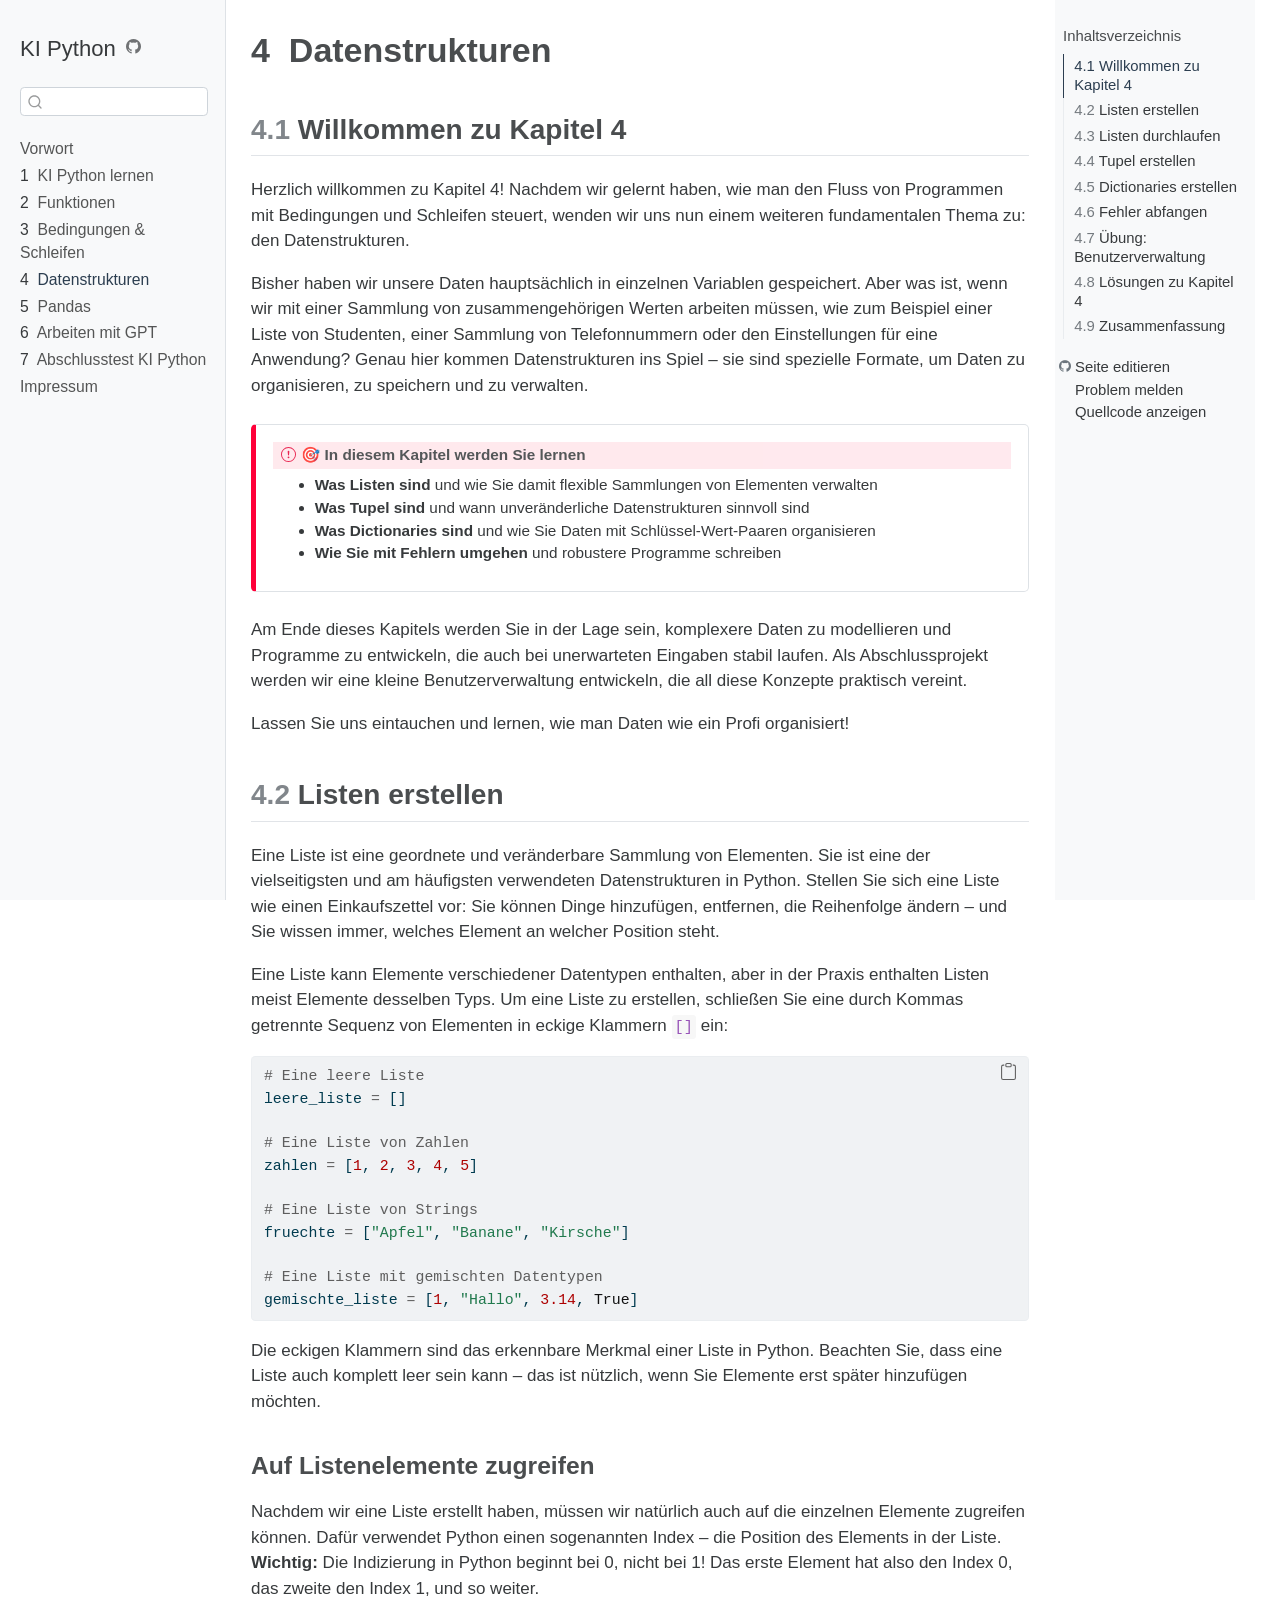
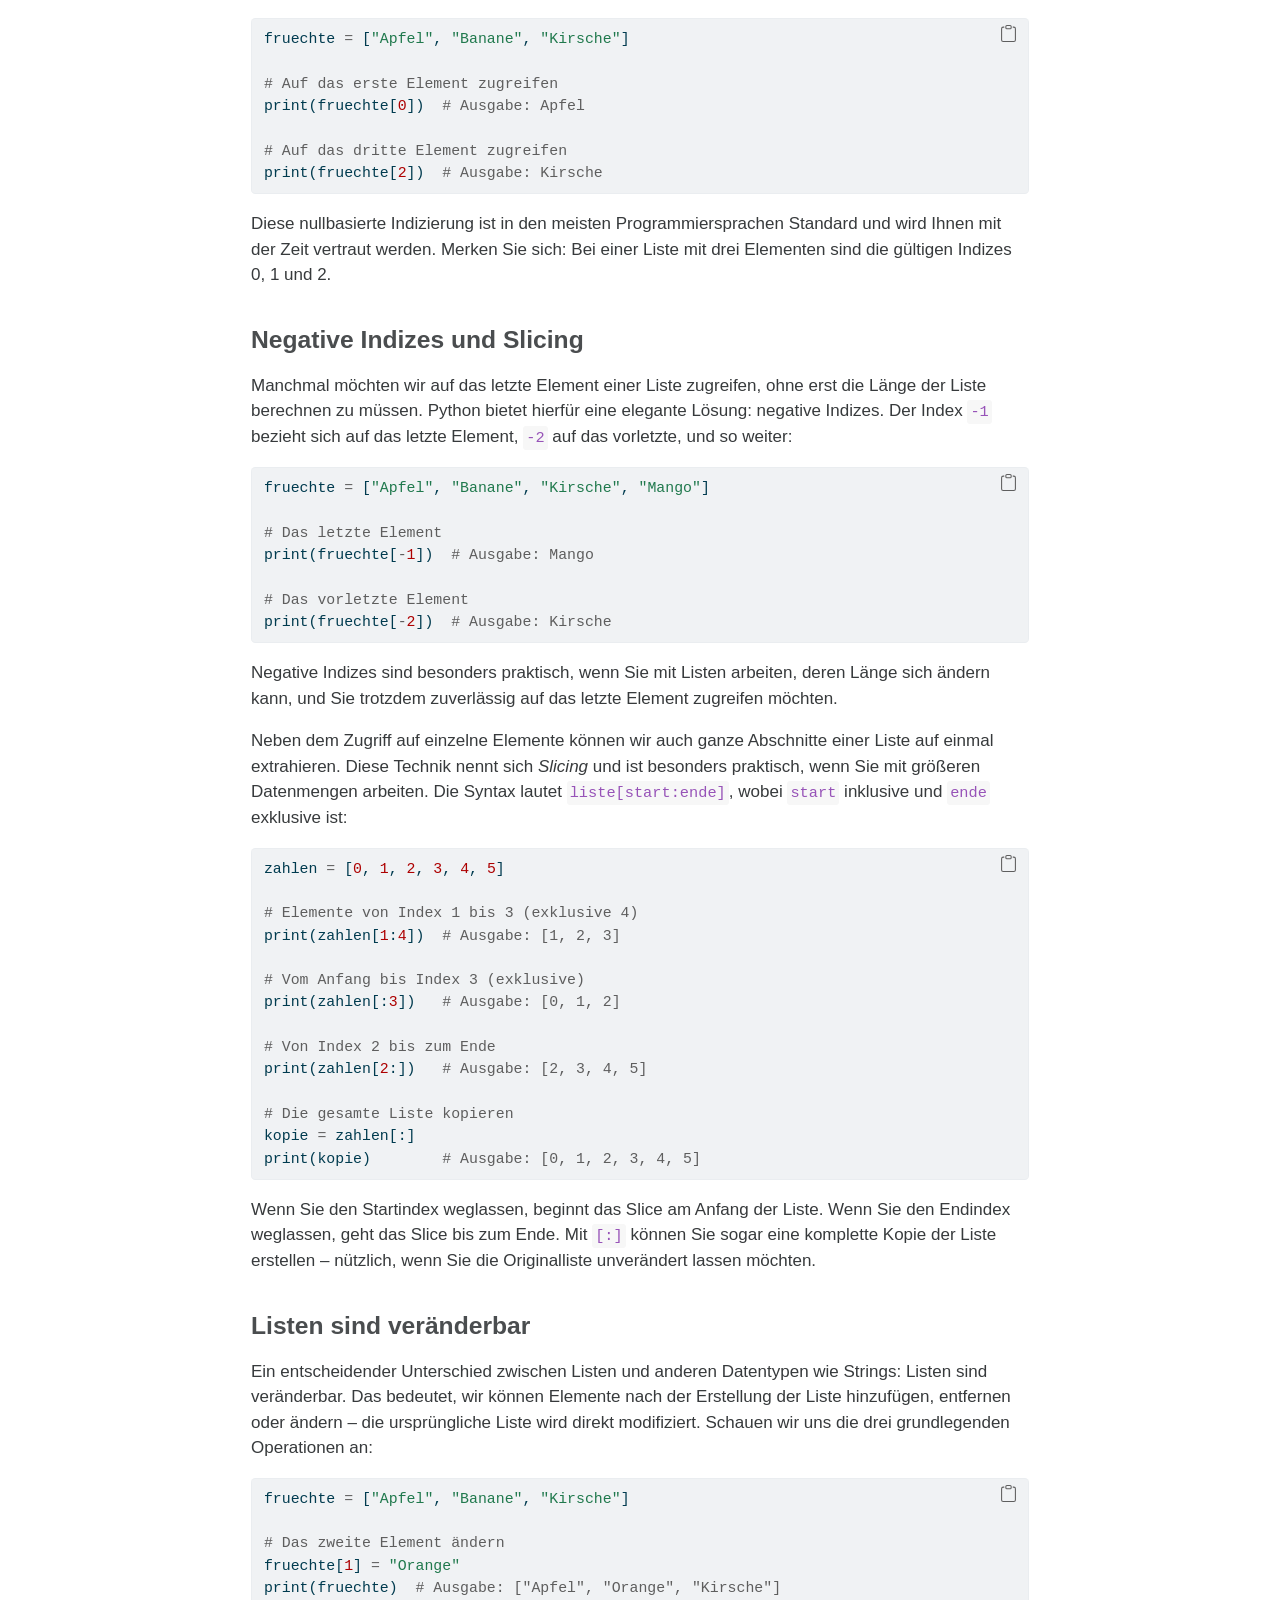
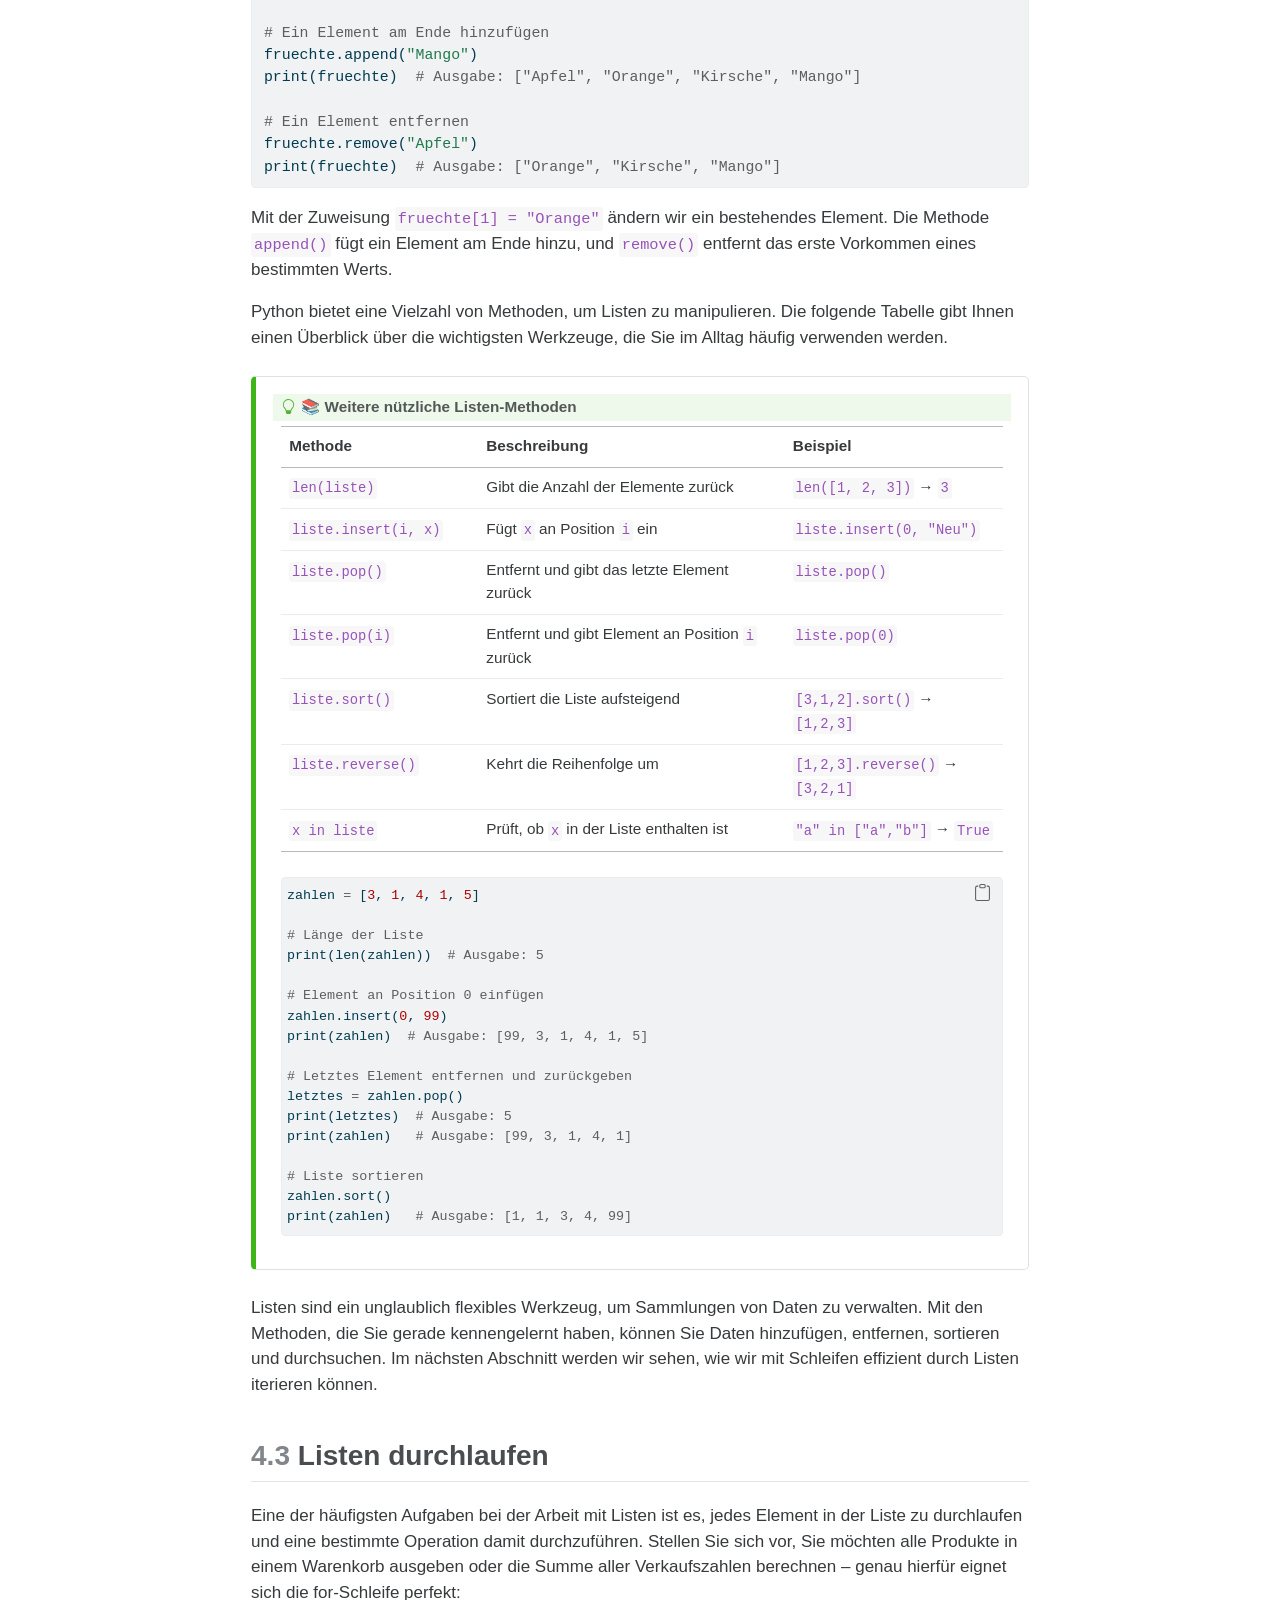
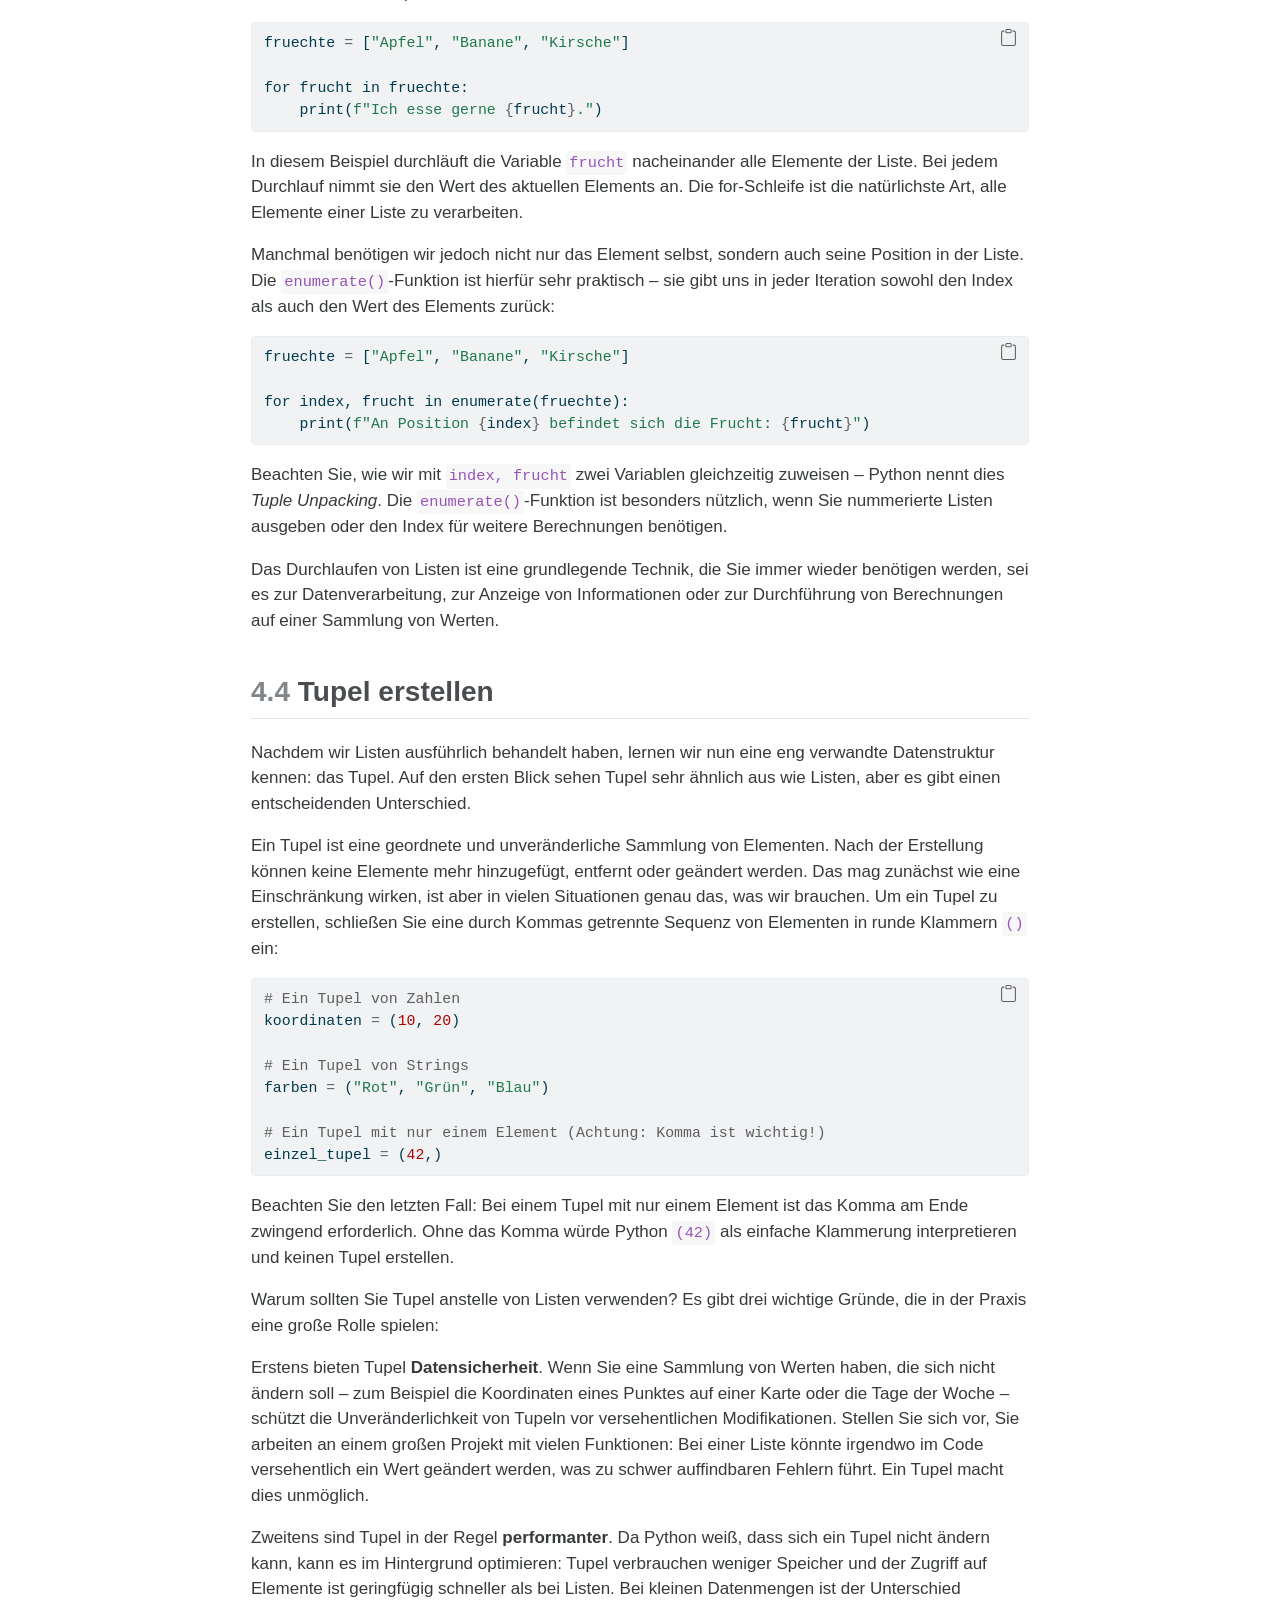
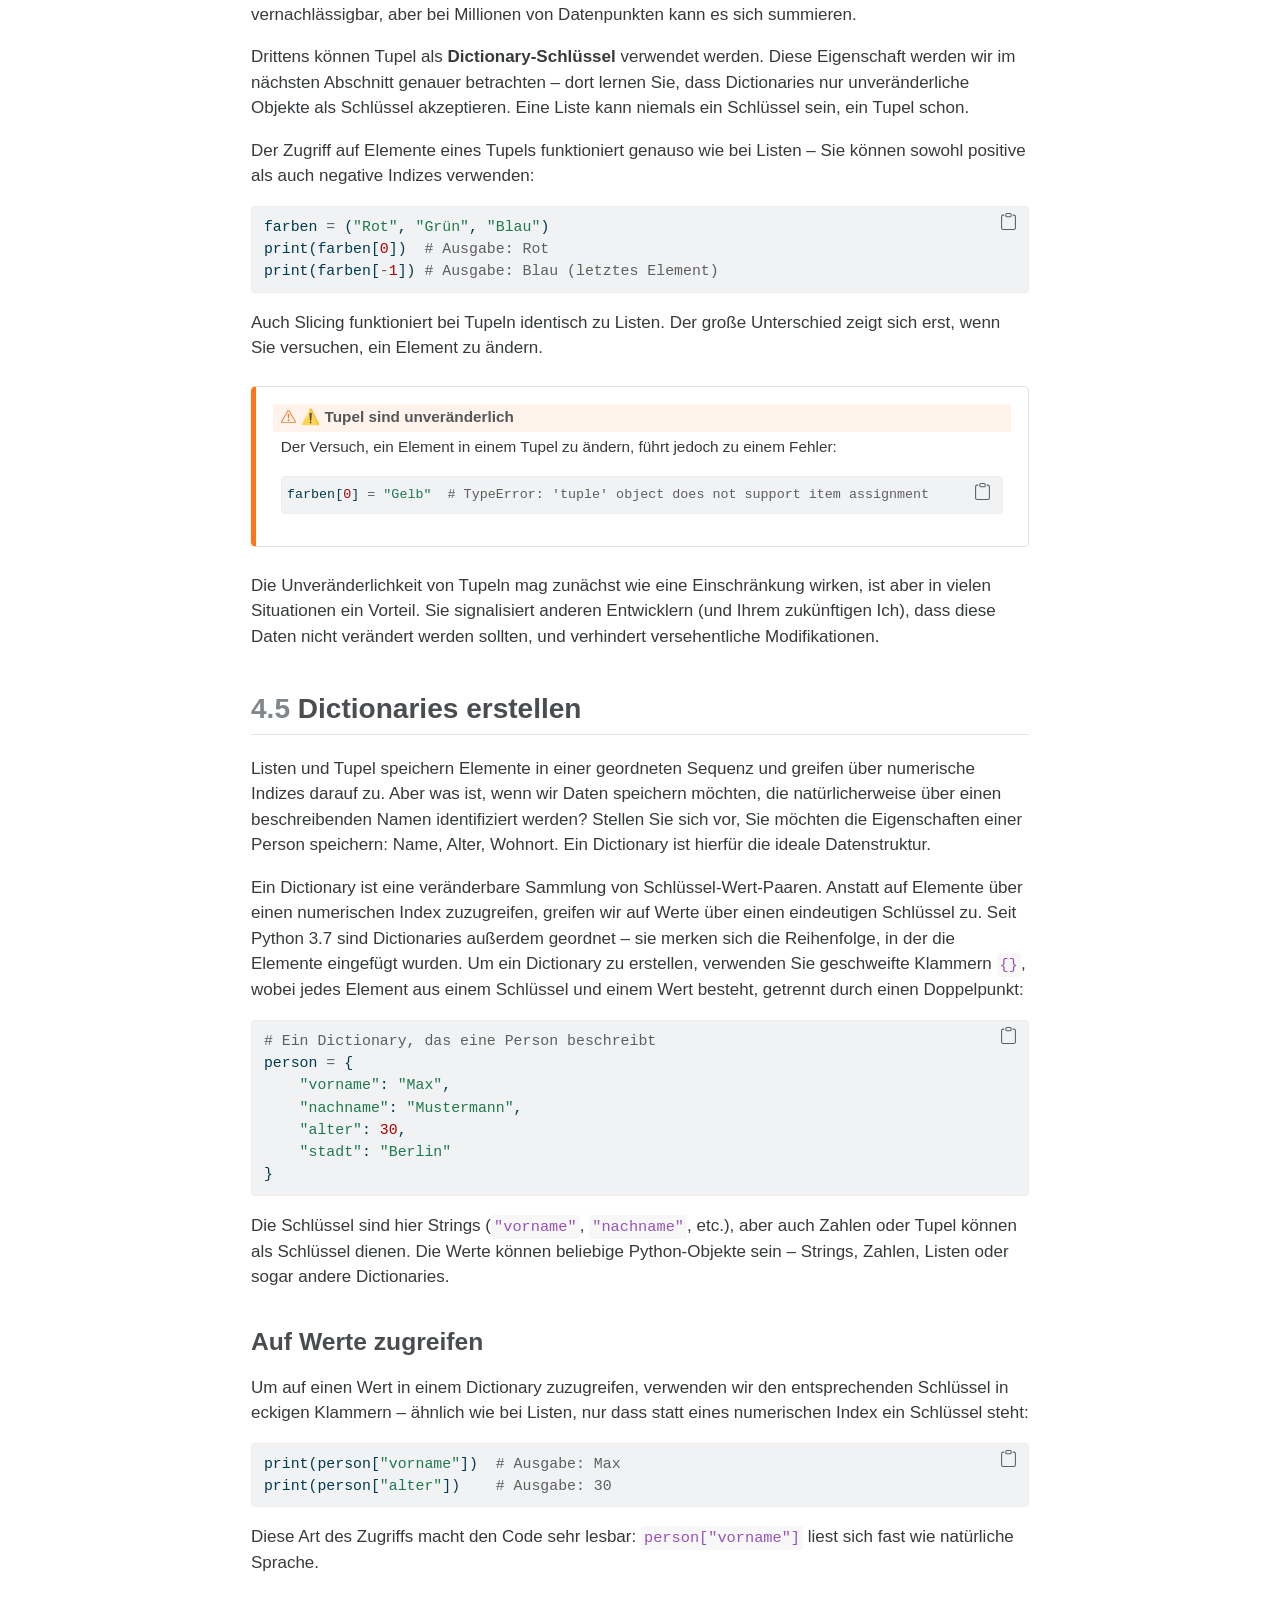
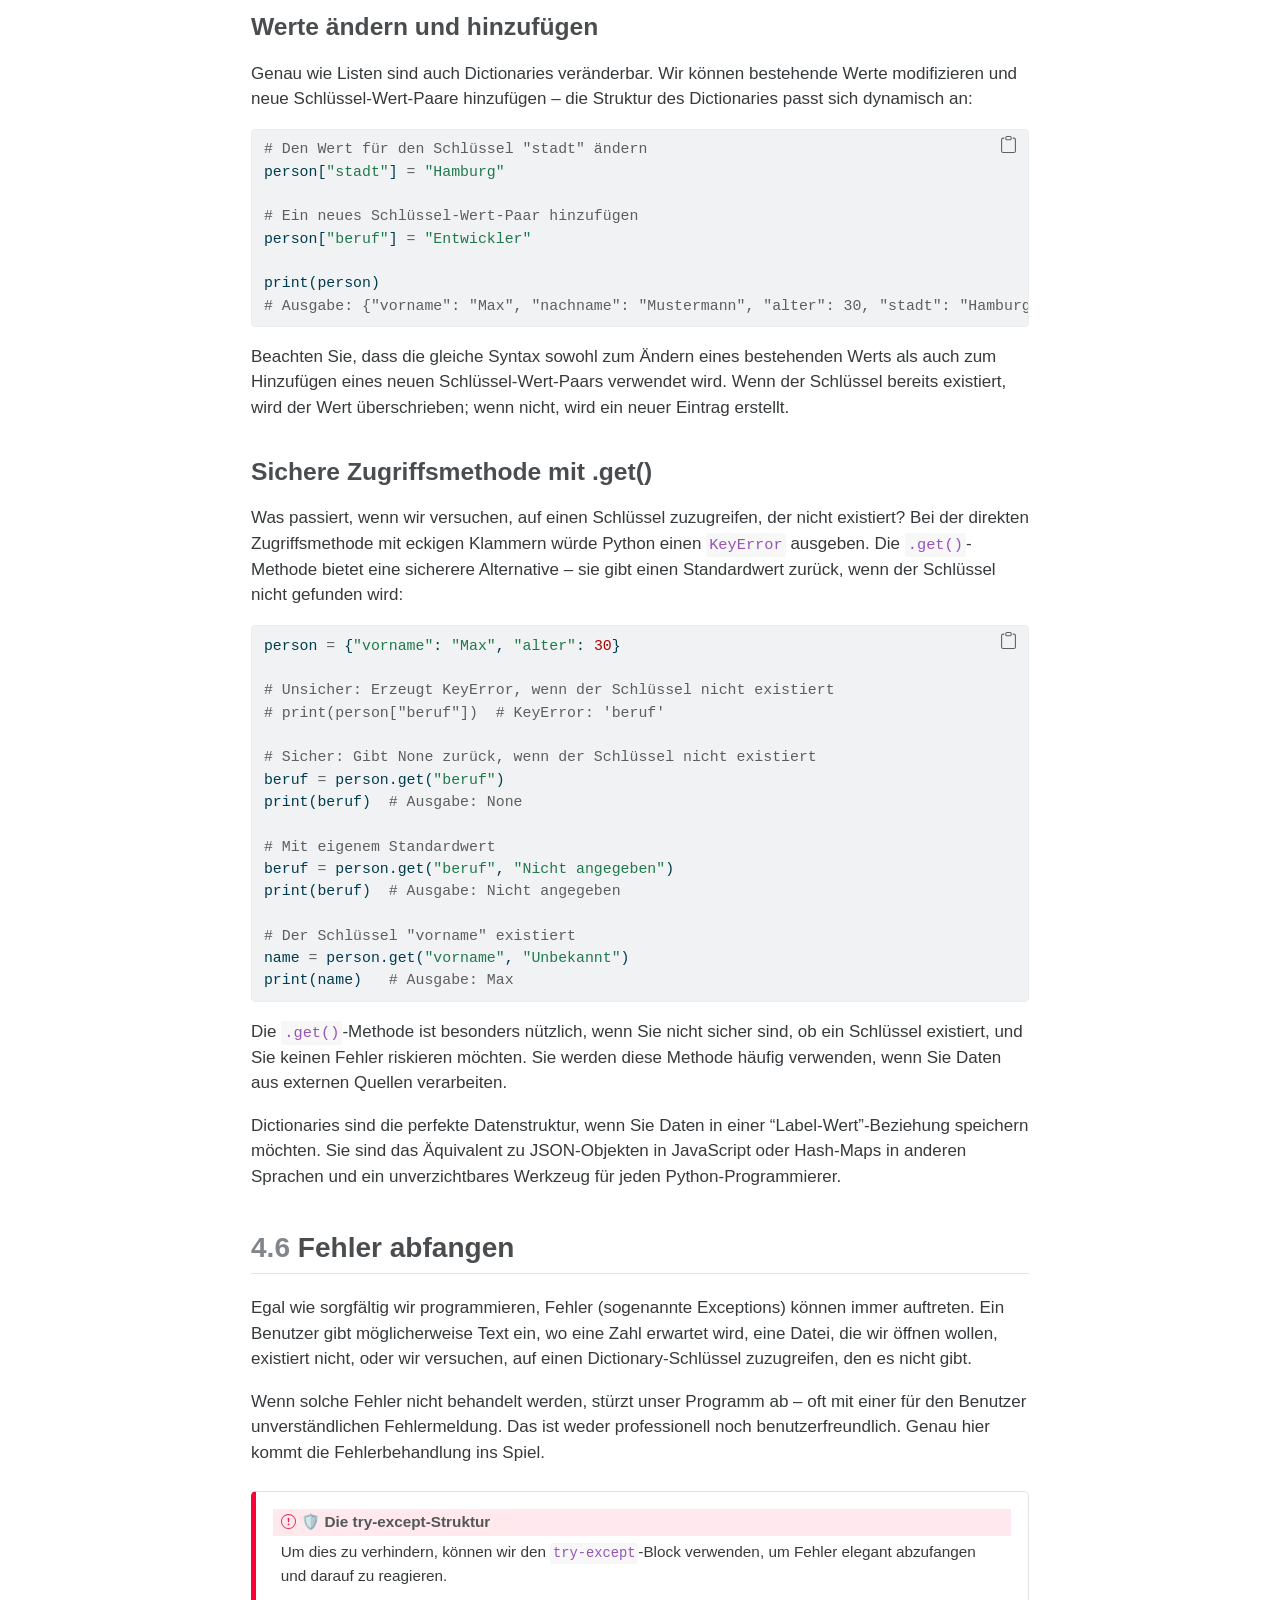
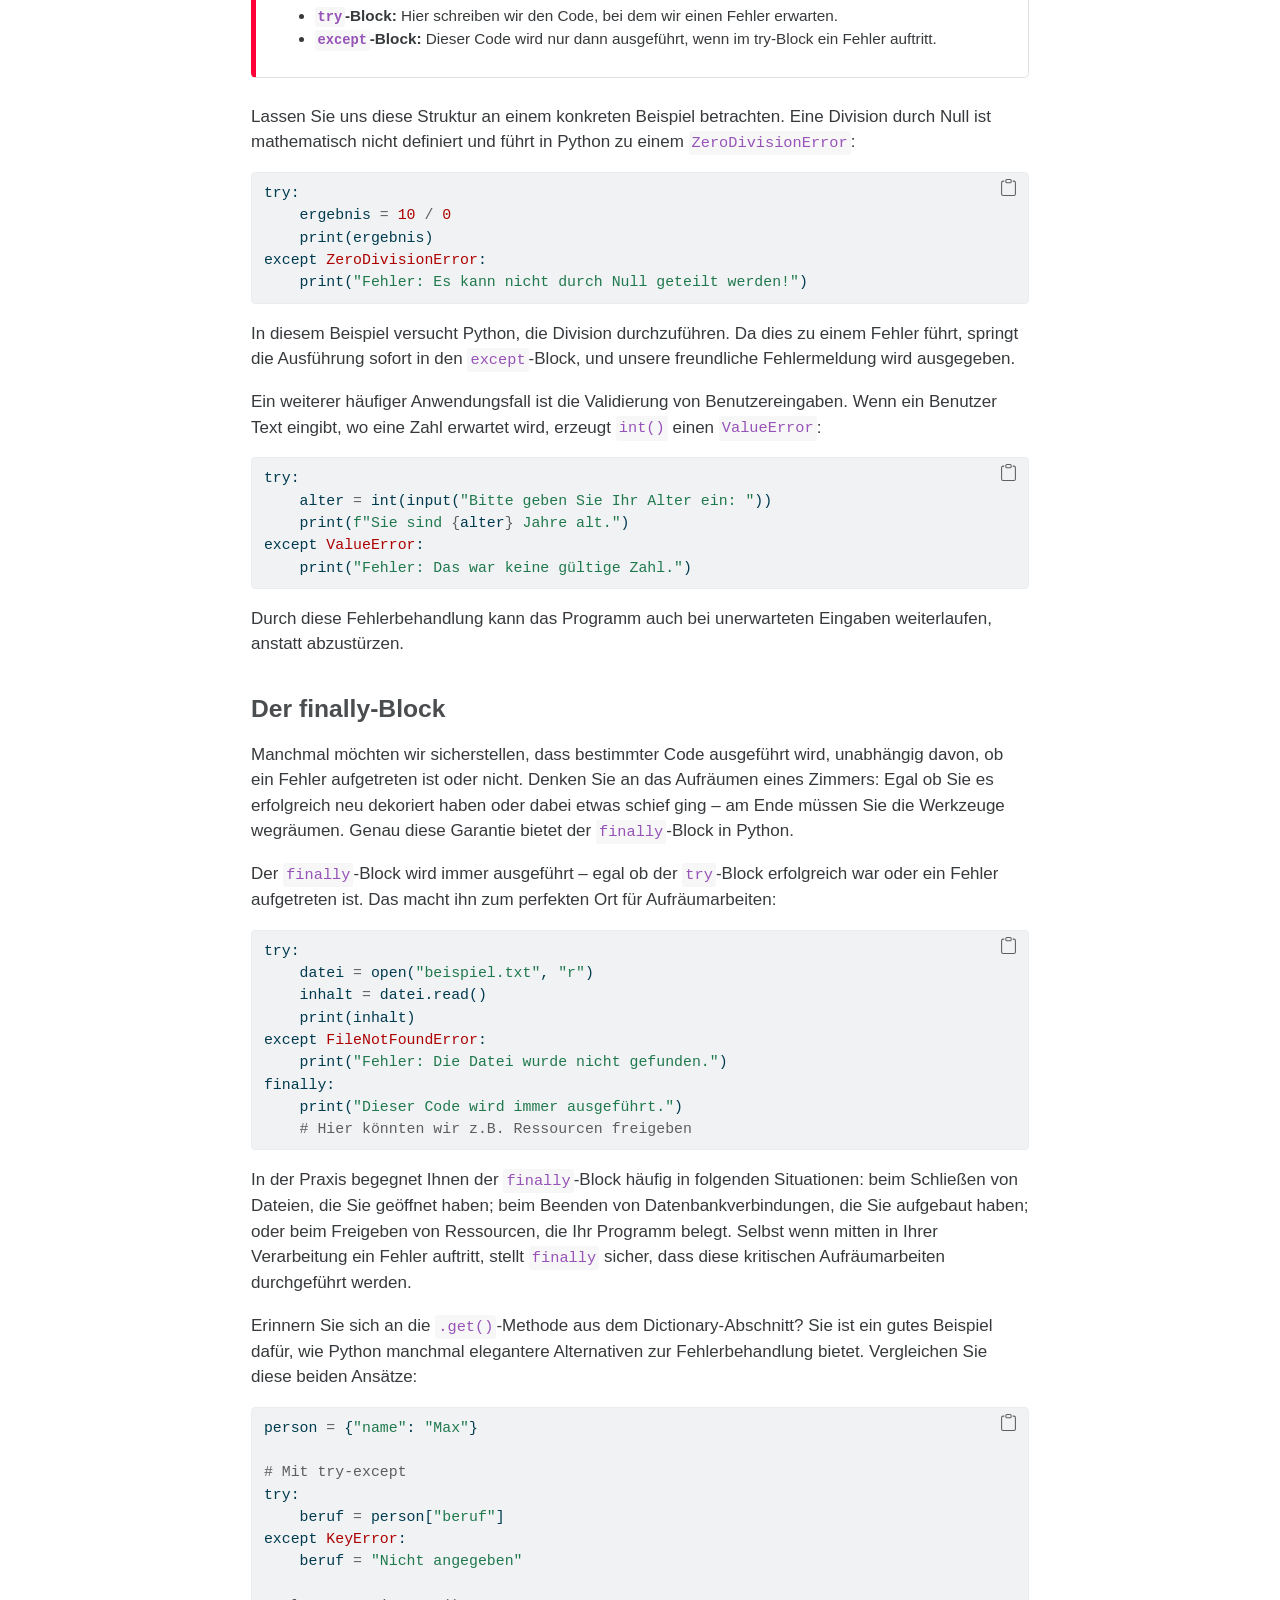
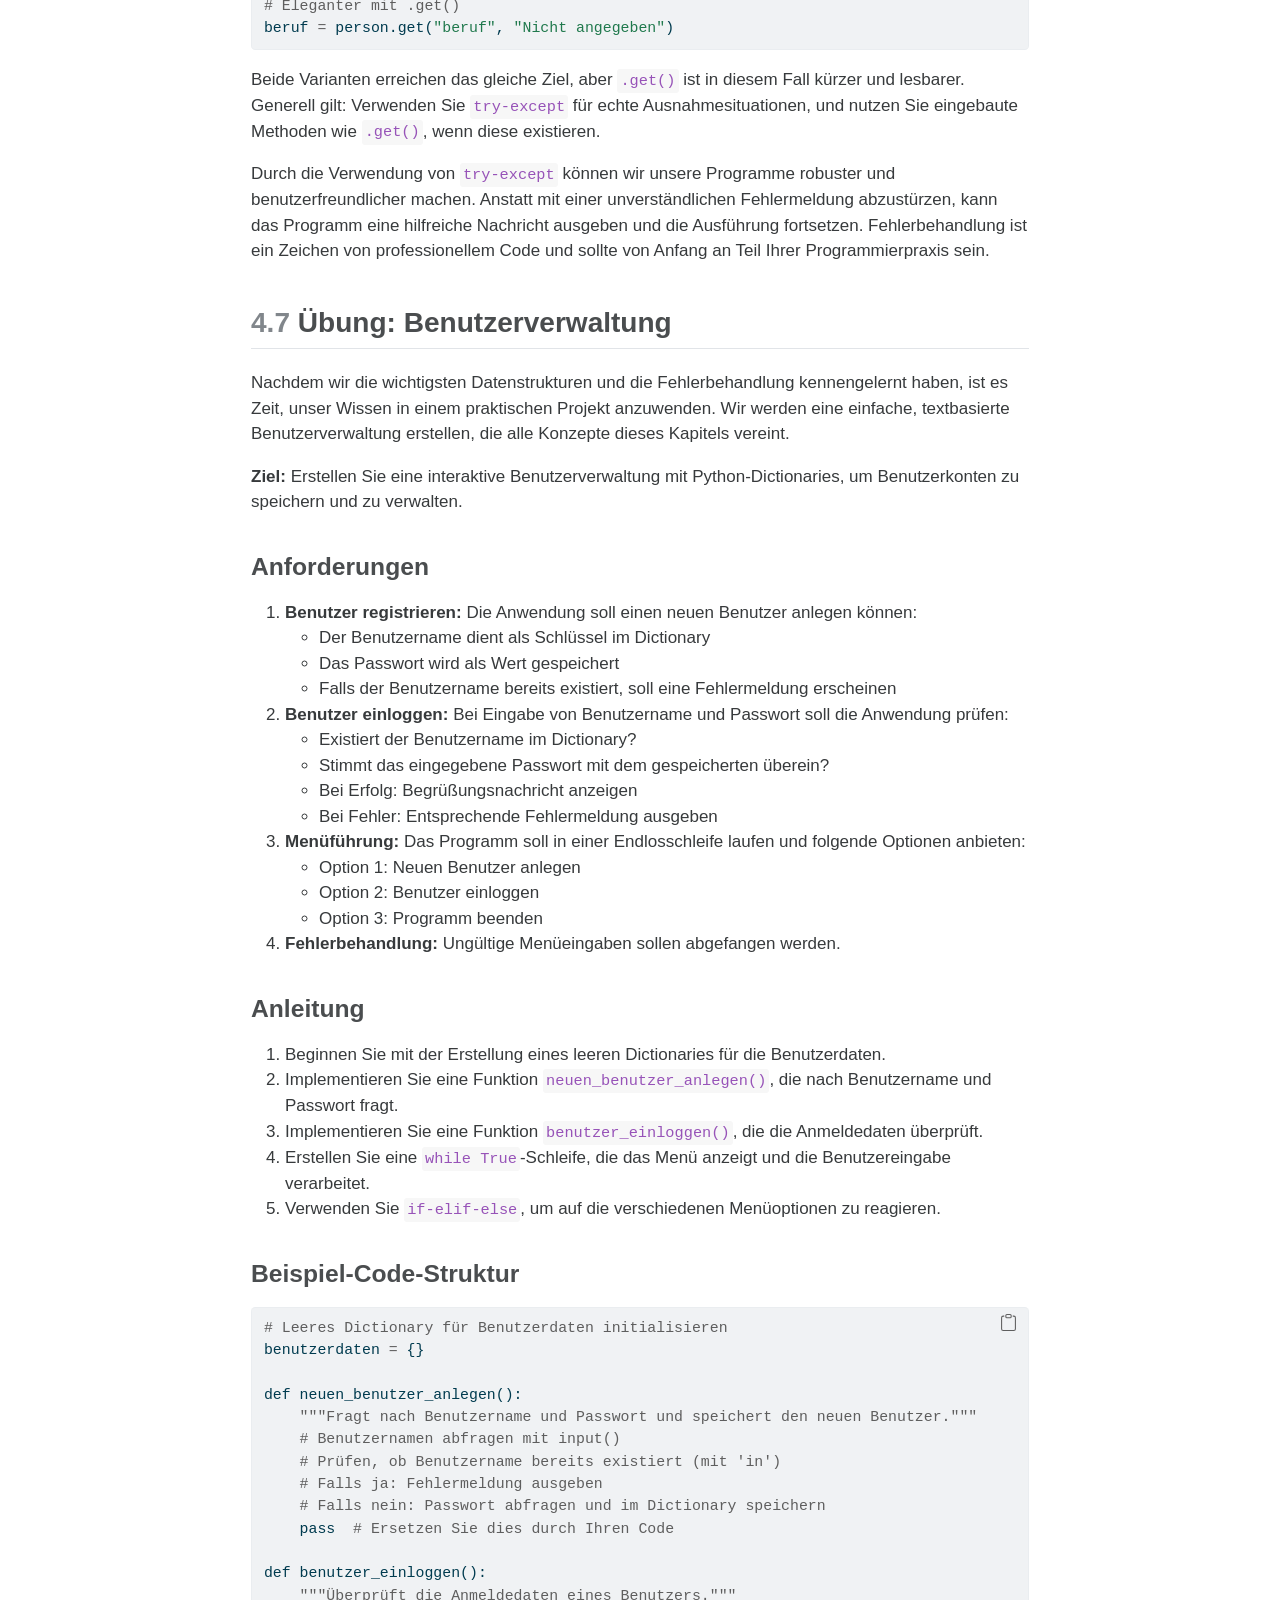
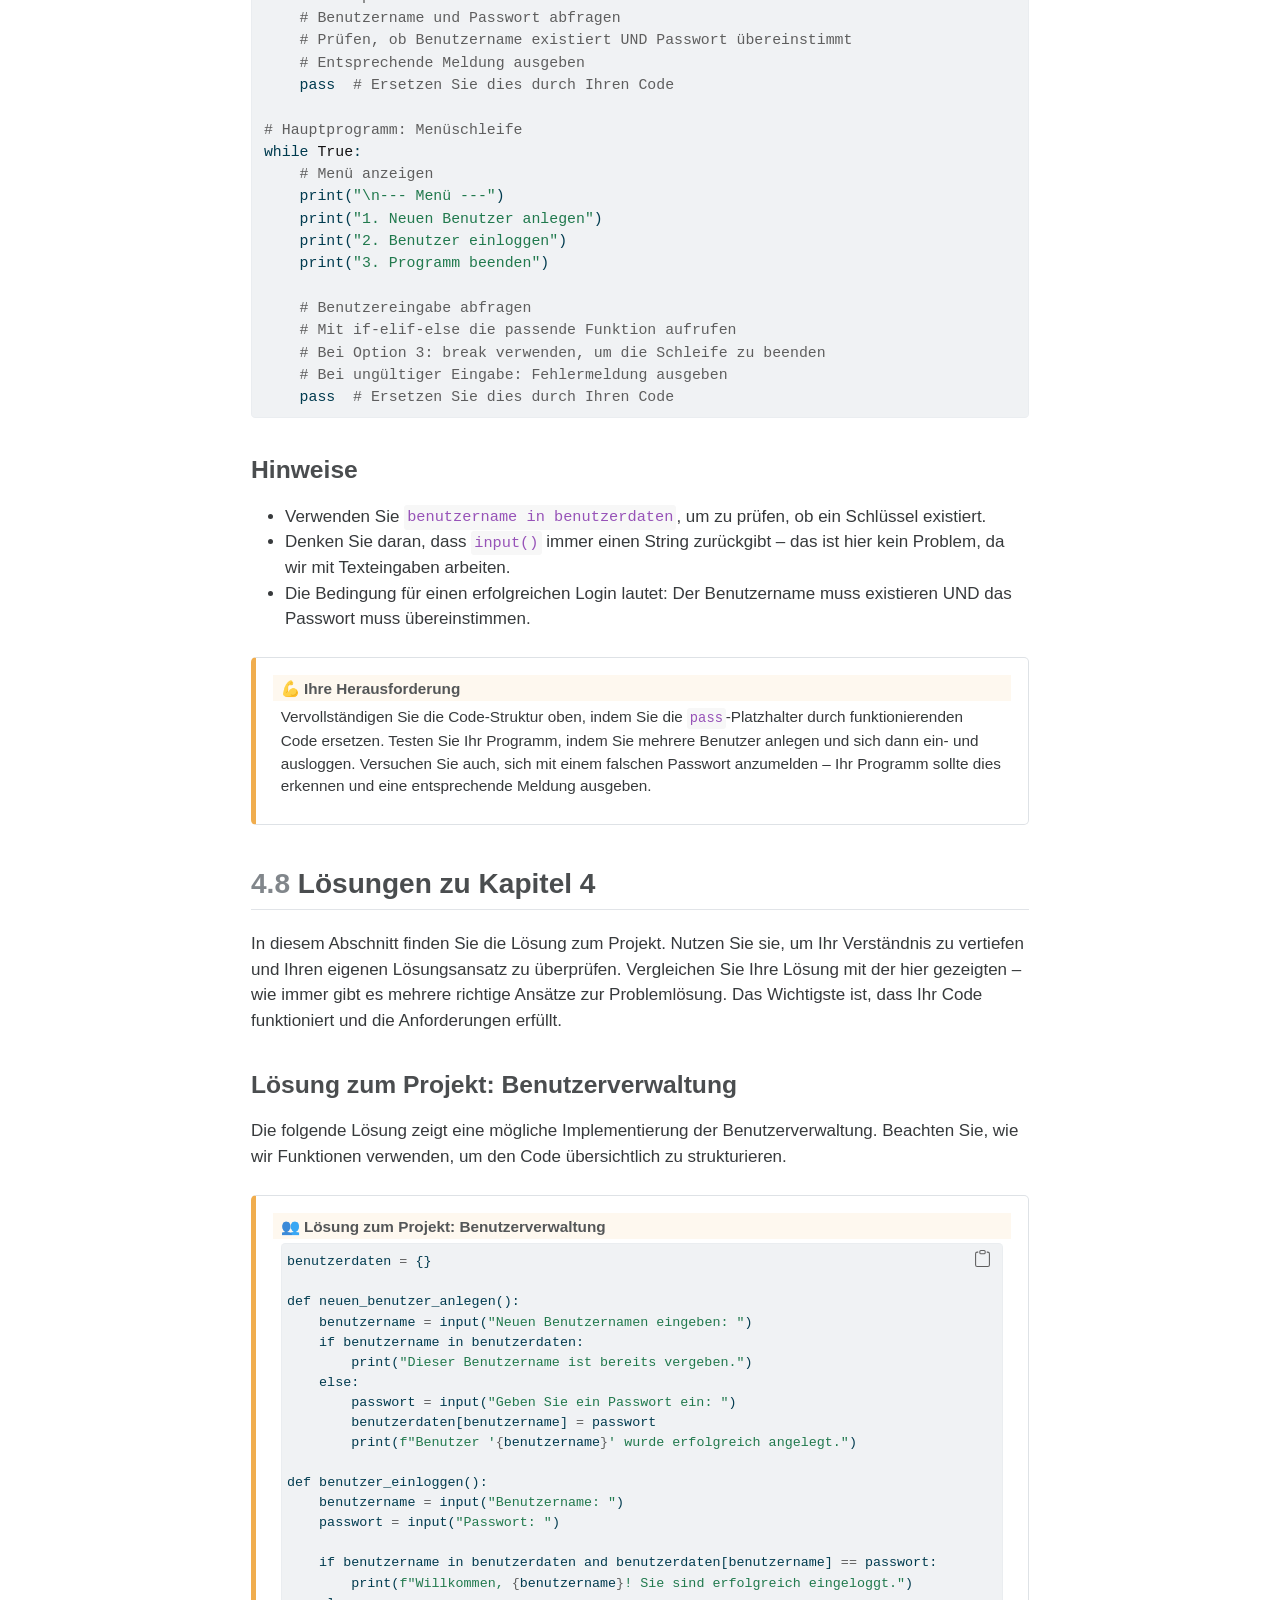
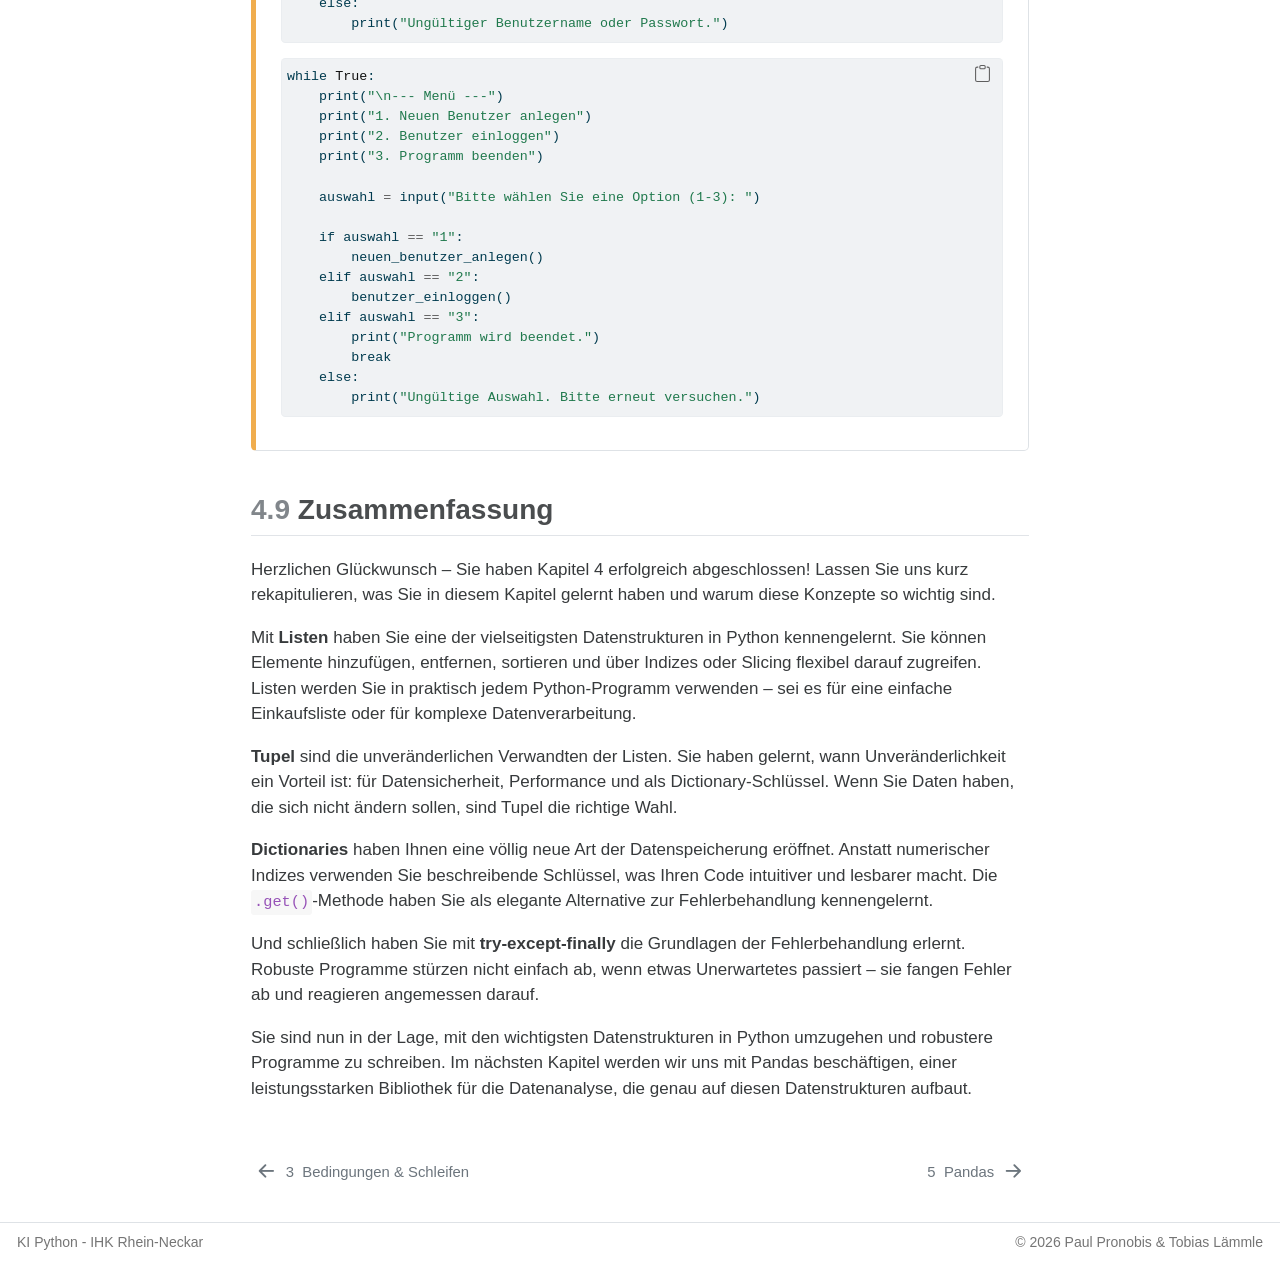
<file: docs/Kapitel 4.html>
<!DOCTYPE html>
<html xmlns="http://www.w3.org/1999/xhtml" lang="de" xml:lang="de"><head>

<meta charset="utf-8">
<meta name="generator" content="quarto-1.3.450">

<meta name="viewport" content="width=device-width, initial-scale=1.0, user-scalable=yes">


<title>KI Python - 4&nbsp; Datenstrukturen</title>
<style>
code{white-space: pre-wrap;}
span.smallcaps{font-variant: small-caps;}
div.columns{display: flex; gap: min(4vw, 1.5em);}
div.column{flex: auto; overflow-x: auto;}
div.hanging-indent{margin-left: 1.5em; text-indent: -1.5em;}
ul.task-list{list-style: none;}
ul.task-list li input[type="checkbox"] {
  width: 0.8em;
  margin: 0 0.8em 0.2em -1em; /* quarto-specific, see https://github.com/quarto-dev/quarto-cli/issues/4556 */ 
  vertical-align: middle;
}
/* CSS for syntax highlighting */
pre > code.sourceCode { white-space: pre; position: relative; }
pre > code.sourceCode > span { display: inline-block; line-height: 1.25; }
pre > code.sourceCode > span:empty { height: 1.2em; }
.sourceCode { overflow: visible; }
code.sourceCode > span { color: inherit; text-decoration: inherit; }
div.sourceCode { margin: 1em 0; }
pre.sourceCode { margin: 0; }
@media screen {
div.sourceCode { overflow: auto; }
}
@media print {
pre > code.sourceCode { white-space: pre-wrap; }
pre > code.sourceCode > span { text-indent: -5em; padding-left: 5em; }
}
pre.numberSource code
  { counter-reset: source-line 0; }
pre.numberSource code > span
  { position: relative; left: -4em; counter-increment: source-line; }
pre.numberSource code > span > a:first-child::before
  { content: counter(source-line);
    position: relative; left: -1em; text-align: right; vertical-align: baseline;
    border: none; display: inline-block;
    -webkit-touch-callout: none; -webkit-user-select: none;
    -khtml-user-select: none; -moz-user-select: none;
    -ms-user-select: none; user-select: none;
    padding: 0 4px; width: 4em;
  }
pre.numberSource { margin-left: 3em;  padding-left: 4px; }
div.sourceCode
  {   }
@media screen {
pre > code.sourceCode > span > a:first-child::before { text-decoration: underline; }
}
</style>


<script src="site_libs/quarto-nav/quarto-nav.js"></script>
<script src="site_libs/quarto-nav/headroom.min.js"></script>
<script src="site_libs/clipboard/clipboard.min.js"></script>
<script src="site_libs/quarto-search/autocomplete.umd.js"></script>
<script src="site_libs/quarto-search/fuse.min.js"></script>
<script src="site_libs/quarto-search/quarto-search.js"></script>
<meta name="quarto:offset" content="./">
<link href="./Kapitel 5.html" rel="next">
<link href="./Kapitel 3.html" rel="prev">
<link href="./favicon.png" rel="icon" type="image/png">
<script src="site_libs/quarto-html/quarto.js"></script>
<script src="site_libs/quarto-html/popper.min.js"></script>
<script src="site_libs/quarto-html/tippy.umd.min.js"></script>
<script src="site_libs/quarto-html/anchor.min.js"></script>
<link href="site_libs/quarto-html/tippy.css" rel="stylesheet">
<link href="site_libs/quarto-html/quarto-syntax-highlighting.css" rel="stylesheet" id="quarto-text-highlighting-styles">
<script src="site_libs/bootstrap/bootstrap.min.js"></script>
<link href="site_libs/bootstrap/bootstrap-icons.css" rel="stylesheet">
<link href="site_libs/bootstrap/bootstrap.min.css" rel="stylesheet" id="quarto-bootstrap" data-mode="light">
<script id="quarto-search-options" type="application/json">{
  "location": "sidebar",
  "copy-button": false,
  "collapse-after": 3,
  "panel-placement": "start",
  "type": "textbox",
  "limit": 20,
  "language": {
    "search-no-results-text": "Keine Treffer",
    "search-matching-documents-text": "Treffer",
    "search-copy-link-title": "Link in die Suche kopieren",
    "search-hide-matches-text": "Zusätzliche Treffer verbergen",
    "search-more-match-text": "weitere Treffer in diesem Dokument",
    "search-more-matches-text": "weitere Treffer in diesem Dokument",
    "search-clear-button-title": "Zurücksetzen",
    "search-detached-cancel-button-title": "Abbrechen",
    "search-submit-button-title": "Abschicken",
    "search-label": "Suchen"
  }
}</script>


</head>

<body class="nav-sidebar docked">

<div id="quarto-search-results"></div>
  <header id="quarto-header" class="headroom fixed-top">
  <nav class="quarto-secondary-nav">
    <div class="container-fluid d-flex">
      <button type="button" class="quarto-btn-toggle btn" data-bs-toggle="collapse" data-bs-target="#quarto-sidebar,#quarto-sidebar-glass" aria-controls="quarto-sidebar" aria-expanded="false" aria-label="Seitenleiste umschalten" onclick="if (window.quartoToggleHeadroom) { window.quartoToggleHeadroom(); }">
        <i class="bi bi-layout-text-sidebar-reverse"></i>
      </button>
      <nav class="quarto-page-breadcrumbs" aria-label="breadcrumb"><ol class="breadcrumb"><li class="breadcrumb-item"><a href="./Kapitel 4.html"><span class="chapter-number">4</span>&nbsp; <span class="chapter-title">Datenstrukturen</span></a></li></ol></nav>
      <a class="flex-grow-1" role="button" data-bs-toggle="collapse" data-bs-target="#quarto-sidebar,#quarto-sidebar-glass" aria-controls="quarto-sidebar" aria-expanded="false" aria-label="Seitenleiste umschalten" onclick="if (window.quartoToggleHeadroom) { window.quartoToggleHeadroom(); }">      
      </a>
      <button type="button" class="btn quarto-search-button" aria-label="" onclick="window.quartoOpenSearch();">
        <i class="bi bi-search"></i>
      </button>
    </div>
  </nav>
</header>
<!-- content -->
<div id="quarto-content" class="quarto-container page-columns page-rows-contents page-layout-article">
<!-- sidebar -->
  <nav id="quarto-sidebar" class="sidebar collapse collapse-horizontal sidebar-navigation docked overflow-auto">
    <div class="pt-lg-2 mt-2 text-left sidebar-header">
    <div class="sidebar-title mb-0 py-0">
      <a href="./">KI Python</a> 
        <div class="sidebar-tools-main">
    <a href="https://github.com/ppronobis/ki-python" rel="" title="Source Code" class="quarto-navigation-tool px-1" aria-label="Source Code"><i class="bi bi-github"></i></a>
</div>
    </div>
      </div>
        <div class="mt-2 flex-shrink-0 align-items-center">
        <div class="sidebar-search">
        <div id="quarto-search" class="" title="Suchen"></div>
        </div>
        </div>
    <div class="sidebar-menu-container"> 
    <ul class="list-unstyled mt-1">
        <li class="sidebar-item">
  <div class="sidebar-item-container"> 
  <a href="./index.html" class="sidebar-item-text sidebar-link">
 <span class="menu-text">Vorwort</span></a>
  </div>
</li>
        <li class="sidebar-item">
  <div class="sidebar-item-container"> 
  <a href="./Kapitel 1.html" class="sidebar-item-text sidebar-link">
 <span class="menu-text"><span class="chapter-number">1</span>&nbsp; <span class="chapter-title">KI Python lernen</span></span></a>
  </div>
</li>
        <li class="sidebar-item">
  <div class="sidebar-item-container"> 
  <a href="./Kapitel 2.html" class="sidebar-item-text sidebar-link">
 <span class="menu-text"><span class="chapter-number">2</span>&nbsp; <span class="chapter-title">Funktionen</span></span></a>
  </div>
</li>
        <li class="sidebar-item">
  <div class="sidebar-item-container"> 
  <a href="./Kapitel 3.html" class="sidebar-item-text sidebar-link">
 <span class="menu-text"><span class="chapter-number">3</span>&nbsp; <span class="chapter-title">Bedingungen &amp; Schleifen</span></span></a>
  </div>
</li>
        <li class="sidebar-item">
  <div class="sidebar-item-container"> 
  <a href="./Kapitel 4.html" class="sidebar-item-text sidebar-link active">
 <span class="menu-text"><span class="chapter-number">4</span>&nbsp; <span class="chapter-title">Datenstrukturen</span></span></a>
  </div>
</li>
        <li class="sidebar-item">
  <div class="sidebar-item-container"> 
  <a href="./Kapitel 5.html" class="sidebar-item-text sidebar-link">
 <span class="menu-text"><span class="chapter-number">5</span>&nbsp; <span class="chapter-title">Pandas</span></span></a>
  </div>
</li>
        <li class="sidebar-item">
  <div class="sidebar-item-container"> 
  <a href="./Kapitel 6.html" class="sidebar-item-text sidebar-link">
 <span class="menu-text"><span class="chapter-number">6</span>&nbsp; <span class="chapter-title">Arbeiten mit GPT</span></span></a>
  </div>
</li>
        <li class="sidebar-item">
  <div class="sidebar-item-container"> 
  <a href="./Kapitel 7.html" class="sidebar-item-text sidebar-link">
 <span class="menu-text"><span class="chapter-number">7</span>&nbsp; <span class="chapter-title">Abschlusstest KI Python</span></span></a>
  </div>
</li>
        <li class="sidebar-item">
  <div class="sidebar-item-container"> 
  <a href="./impressum.html" class="sidebar-item-text sidebar-link">
 <span class="menu-text">Impressum</span></a>
  </div>
</li>
    </ul>
    </div>
</nav>
<div id="quarto-sidebar-glass" data-bs-toggle="collapse" data-bs-target="#quarto-sidebar,#quarto-sidebar-glass"></div>
<!-- margin-sidebar -->
    <div id="quarto-margin-sidebar" class="sidebar margin-sidebar">
        <nav id="TOC" role="doc-toc" class="toc-active">
    <h2 id="toc-title">Inhaltsverzeichnis</h2>
   
  <ul>
  <li><a href="#sec-willkommen-kap4" id="toc-sec-willkommen-kap4" class="nav-link active" data-scroll-target="#sec-willkommen-kap4"><span class="header-section-number">4.1</span> Willkommen zu Kapitel 4</a></li>
  <li><a href="#sec-listen" id="toc-sec-listen" class="nav-link" data-scroll-target="#sec-listen"><span class="header-section-number">4.2</span> Listen erstellen</a>
  <ul class="collapse">
  <li><a href="#auf-listenelemente-zugreifen" id="toc-auf-listenelemente-zugreifen" class="nav-link" data-scroll-target="#auf-listenelemente-zugreifen">Auf Listenelemente zugreifen</a></li>
  <li><a href="#negative-indizes-und-slicing" id="toc-negative-indizes-und-slicing" class="nav-link" data-scroll-target="#negative-indizes-und-slicing">Negative Indizes und Slicing</a></li>
  <li><a href="#listen-sind-veränderbar" id="toc-listen-sind-veränderbar" class="nav-link" data-scroll-target="#listen-sind-veränderbar">Listen sind veränderbar</a></li>
  </ul></li>
  <li><a href="#sec-listen-durchlaufen" id="toc-sec-listen-durchlaufen" class="nav-link" data-scroll-target="#sec-listen-durchlaufen"><span class="header-section-number">4.3</span> Listen durchlaufen</a></li>
  <li><a href="#sec-tupel" id="toc-sec-tupel" class="nav-link" data-scroll-target="#sec-tupel"><span class="header-section-number">4.4</span> Tupel erstellen</a></li>
  <li><a href="#sec-dictionaries" id="toc-sec-dictionaries" class="nav-link" data-scroll-target="#sec-dictionaries"><span class="header-section-number">4.5</span> Dictionaries erstellen</a>
  <ul class="collapse">
  <li><a href="#auf-werte-zugreifen" id="toc-auf-werte-zugreifen" class="nav-link" data-scroll-target="#auf-werte-zugreifen">Auf Werte zugreifen</a></li>
  <li><a href="#werte-ändern-und-hinzufügen" id="toc-werte-ändern-und-hinzufügen" class="nav-link" data-scroll-target="#werte-ändern-und-hinzufügen">Werte ändern und hinzufügen</a></li>
  <li><a href="#sichere-zugriffsmethode-mit-.get" id="toc-sichere-zugriffsmethode-mit-.get" class="nav-link" data-scroll-target="#sichere-zugriffsmethode-mit-.get">Sichere Zugriffsmethode mit .get()</a></li>
  </ul></li>
  <li><a href="#sec-fehler" id="toc-sec-fehler" class="nav-link" data-scroll-target="#sec-fehler"><span class="header-section-number">4.6</span> Fehler abfangen</a>
  <ul class="collapse">
  <li><a href="#der-finally-block" id="toc-der-finally-block" class="nav-link" data-scroll-target="#der-finally-block">Der finally-Block</a></li>
  </ul></li>
  <li><a href="#sec-projekt-benutzerverwaltung" id="toc-sec-projekt-benutzerverwaltung" class="nav-link" data-scroll-target="#sec-projekt-benutzerverwaltung"><span class="header-section-number">4.7</span> Übung: Benutzerverwaltung</a>
  <ul class="collapse">
  <li><a href="#anforderungen" id="toc-anforderungen" class="nav-link" data-scroll-target="#anforderungen">Anforderungen</a></li>
  <li><a href="#anleitung" id="toc-anleitung" class="nav-link" data-scroll-target="#anleitung">Anleitung</a></li>
  <li><a href="#beispiel-code-struktur" id="toc-beispiel-code-struktur" class="nav-link" data-scroll-target="#beispiel-code-struktur">Beispiel-Code-Struktur</a></li>
  <li><a href="#hinweise" id="toc-hinweise" class="nav-link" data-scroll-target="#hinweise">Hinweise</a></li>
  </ul></li>
  <li><a href="#lösungen-zu-kapitel-4" id="toc-lösungen-zu-kapitel-4" class="nav-link" data-scroll-target="#lösungen-zu-kapitel-4"><span class="header-section-number">4.8</span> Lösungen zu Kapitel 4</a>
  <ul class="collapse">
  <li><a href="#sec-solution-benutzerverwaltung" id="toc-sec-solution-benutzerverwaltung" class="nav-link" data-scroll-target="#sec-solution-benutzerverwaltung">Lösung zum Projekt: Benutzerverwaltung</a></li>
  </ul></li>
  <li><a href="#zusammenfassung" id="toc-zusammenfassung" class="nav-link" data-scroll-target="#zusammenfassung"><span class="header-section-number">4.9</span> Zusammenfassung</a></li>
  </ul>
<div class="toc-actions"><div><i class="bi bi-github"></i></div><div class="action-links"><p><a href="https://github.com/ppronobis/ki-python/edit/main/Kapitel 4.qmd" class="toc-action">Seite editieren</a></p><p><a href="https://github.com/ppronobis/ki-python/issues/new" class="toc-action">Problem melden</a></p><p><a href="https://github.com/ppronobis/ki-python/blob/main/Kapitel 4.qmd" class="toc-action">Quellcode anzeigen</a></p></div></div></nav>
    </div>
<!-- main -->
<main class="content" id="quarto-document-content">

<header id="title-block-header" class="quarto-title-block default">
<div class="quarto-title">
<h1 class="title"><span id="sec-datenstrukturen" class="quarto-section-identifier"><span class="chapter-number">4</span>&nbsp; <span class="chapter-title">Datenstrukturen</span></span></h1>
</div>



<div class="quarto-title-meta">

    
  
    
  </div>
  

</header>

<section id="sec-willkommen-kap4" class="level2" data-number="4.1">
<h2 data-number="4.1" class="anchored" data-anchor-id="sec-willkommen-kap4"><span class="header-section-number">4.1</span> Willkommen zu Kapitel 4</h2>
<p>Herzlich willkommen zu Kapitel 4! Nachdem wir gelernt haben, wie man den Fluss von Programmen mit Bedingungen und Schleifen steuert, wenden wir uns nun einem weiteren fundamentalen Thema zu: den Datenstrukturen.</p>
<p>Bisher haben wir unsere Daten hauptsächlich in einzelnen Variablen gespeichert. Aber was ist, wenn wir mit einer Sammlung von zusammengehörigen Werten arbeiten müssen, wie zum Beispiel einer Liste von Studenten, einer Sammlung von Telefonnummern oder den Einstellungen für eine Anwendung? Genau hier kommen Datenstrukturen ins Spiel – sie sind spezielle Formate, um Daten zu organisieren, zu speichern und zu verwalten.</p>
<div class="callout callout-style-default callout-important callout-titled">
<div class="callout-header d-flex align-content-center">
<div class="callout-icon-container">
<i class="callout-icon"></i>
</div>
<div class="callout-title-container flex-fill">
🎯 In diesem Kapitel werden Sie lernen
</div>
</div>
<div class="callout-body-container callout-body">
<ul>
<li><strong>Was Listen sind</strong> und wie Sie damit flexible Sammlungen von Elementen verwalten</li>
<li><strong>Was Tupel sind</strong> und wann unveränderliche Datenstrukturen sinnvoll sind</li>
<li><strong>Was Dictionaries sind</strong> und wie Sie Daten mit Schlüssel-Wert-Paaren organisieren</li>
<li><strong>Wie Sie mit Fehlern umgehen</strong> und robustere Programme schreiben</li>
</ul>
</div>
</div>
<p>Am Ende dieses Kapitels werden Sie in der Lage sein, komplexere Daten zu modellieren und Programme zu entwickeln, die auch bei unerwarteten Eingaben stabil laufen. Als Abschlussprojekt werden wir eine kleine Benutzerverwaltung entwickeln, die all diese Konzepte praktisch vereint.</p>
<p>Lassen Sie uns eintauchen und lernen, wie man Daten wie ein Profi organisiert!</p>
</section>
<section id="sec-listen" class="level2" data-number="4.2">
<h2 data-number="4.2" class="anchored" data-anchor-id="sec-listen"><span class="header-section-number">4.2</span> Listen erstellen</h2>
<p>Eine Liste ist eine geordnete und veränderbare Sammlung von Elementen. Sie ist eine der vielseitigsten und am häufigsten verwendeten Datenstrukturen in Python. Stellen Sie sich eine Liste wie einen Einkaufszettel vor: Sie können Dinge hinzufügen, entfernen, die Reihenfolge ändern – und Sie wissen immer, welches Element an welcher Position steht.</p>
<p>Eine Liste kann Elemente verschiedener Datentypen enthalten, aber in der Praxis enthalten Listen meist Elemente desselben Typs. Um eine Liste zu erstellen, schließen Sie eine durch Kommas getrennte Sequenz von Elementen in eckige Klammern <code>[]</code> ein:</p>
<div class="sourceCode" id="cb1"><pre class="sourceCode python code-with-copy"><code class="sourceCode python"><span id="cb1-1"><a href="#cb1-1" aria-hidden="true" tabindex="-1"></a><span class="co"># Eine leere Liste</span></span>
<span id="cb1-2"><a href="#cb1-2" aria-hidden="true" tabindex="-1"></a>leere_liste <span class="op">=</span> []</span>
<span id="cb1-3"><a href="#cb1-3" aria-hidden="true" tabindex="-1"></a></span>
<span id="cb1-4"><a href="#cb1-4" aria-hidden="true" tabindex="-1"></a><span class="co"># Eine Liste von Zahlen</span></span>
<span id="cb1-5"><a href="#cb1-5" aria-hidden="true" tabindex="-1"></a>zahlen <span class="op">=</span> [<span class="dv">1</span>, <span class="dv">2</span>, <span class="dv">3</span>, <span class="dv">4</span>, <span class="dv">5</span>]</span>
<span id="cb1-6"><a href="#cb1-6" aria-hidden="true" tabindex="-1"></a></span>
<span id="cb1-7"><a href="#cb1-7" aria-hidden="true" tabindex="-1"></a><span class="co"># Eine Liste von Strings</span></span>
<span id="cb1-8"><a href="#cb1-8" aria-hidden="true" tabindex="-1"></a>fruechte <span class="op">=</span> [<span class="st">"Apfel"</span>, <span class="st">"Banane"</span>, <span class="st">"Kirsche"</span>]</span>
<span id="cb1-9"><a href="#cb1-9" aria-hidden="true" tabindex="-1"></a></span>
<span id="cb1-10"><a href="#cb1-10" aria-hidden="true" tabindex="-1"></a><span class="co"># Eine Liste mit gemischten Datentypen</span></span>
<span id="cb1-11"><a href="#cb1-11" aria-hidden="true" tabindex="-1"></a>gemischte_liste <span class="op">=</span> [<span class="dv">1</span>, <span class="st">"Hallo"</span>, <span class="fl">3.14</span>, <span class="va">True</span>]</span></code><button title="In die Zwischenablage kopieren" class="code-copy-button"><i class="bi"></i></button></pre></div>
<p>Die eckigen Klammern sind das erkennbare Merkmal einer Liste in Python. Beachten Sie, dass eine Liste auch komplett leer sein kann – das ist nützlich, wenn Sie Elemente erst später hinzufügen möchten.</p>
<section id="auf-listenelemente-zugreifen" class="level3">
<h3 class="anchored" data-anchor-id="auf-listenelemente-zugreifen">Auf Listenelemente zugreifen</h3>
<p>Nachdem wir eine Liste erstellt haben, müssen wir natürlich auch auf die einzelnen Elemente zugreifen können. Dafür verwendet Python einen sogenannten Index – die Position des Elements in der Liste. <strong>Wichtig:</strong> Die Indizierung in Python beginnt bei 0, nicht bei 1! Das erste Element hat also den Index 0, das zweite den Index 1, und so weiter.</p>
<div class="sourceCode" id="cb2"><pre class="sourceCode python code-with-copy"><code class="sourceCode python"><span id="cb2-1"><a href="#cb2-1" aria-hidden="true" tabindex="-1"></a>fruechte <span class="op">=</span> [<span class="st">"Apfel"</span>, <span class="st">"Banane"</span>, <span class="st">"Kirsche"</span>]</span>
<span id="cb2-2"><a href="#cb2-2" aria-hidden="true" tabindex="-1"></a></span>
<span id="cb2-3"><a href="#cb2-3" aria-hidden="true" tabindex="-1"></a><span class="co"># Auf das erste Element zugreifen</span></span>
<span id="cb2-4"><a href="#cb2-4" aria-hidden="true" tabindex="-1"></a><span class="bu">print</span>(fruechte[<span class="dv">0</span>])  <span class="co"># Ausgabe: Apfel</span></span>
<span id="cb2-5"><a href="#cb2-5" aria-hidden="true" tabindex="-1"></a></span>
<span id="cb2-6"><a href="#cb2-6" aria-hidden="true" tabindex="-1"></a><span class="co"># Auf das dritte Element zugreifen</span></span>
<span id="cb2-7"><a href="#cb2-7" aria-hidden="true" tabindex="-1"></a><span class="bu">print</span>(fruechte[<span class="dv">2</span>])  <span class="co"># Ausgabe: Kirsche</span></span></code><button title="In die Zwischenablage kopieren" class="code-copy-button"><i class="bi"></i></button></pre></div>
<p>Diese nullbasierte Indizierung ist in den meisten Programmiersprachen Standard und wird Ihnen mit der Zeit vertraut werden. Merken Sie sich: Bei einer Liste mit drei Elementen sind die gültigen Indizes 0, 1 und 2.</p>
</section>
<section id="negative-indizes-und-slicing" class="level3">
<h3 class="anchored" data-anchor-id="negative-indizes-und-slicing">Negative Indizes und Slicing</h3>
<p>Manchmal möchten wir auf das letzte Element einer Liste zugreifen, ohne erst die Länge der Liste berechnen zu müssen. Python bietet hierfür eine elegante Lösung: negative Indizes. Der Index <code>-1</code> bezieht sich auf das letzte Element, <code>-2</code> auf das vorletzte, und so weiter:</p>
<div class="sourceCode" id="cb3"><pre class="sourceCode python code-with-copy"><code class="sourceCode python"><span id="cb3-1"><a href="#cb3-1" aria-hidden="true" tabindex="-1"></a>fruechte <span class="op">=</span> [<span class="st">"Apfel"</span>, <span class="st">"Banane"</span>, <span class="st">"Kirsche"</span>, <span class="st">"Mango"</span>]</span>
<span id="cb3-2"><a href="#cb3-2" aria-hidden="true" tabindex="-1"></a></span>
<span id="cb3-3"><a href="#cb3-3" aria-hidden="true" tabindex="-1"></a><span class="co"># Das letzte Element</span></span>
<span id="cb3-4"><a href="#cb3-4" aria-hidden="true" tabindex="-1"></a><span class="bu">print</span>(fruechte[<span class="op">-</span><span class="dv">1</span>])  <span class="co"># Ausgabe: Mango</span></span>
<span id="cb3-5"><a href="#cb3-5" aria-hidden="true" tabindex="-1"></a></span>
<span id="cb3-6"><a href="#cb3-6" aria-hidden="true" tabindex="-1"></a><span class="co"># Das vorletzte Element</span></span>
<span id="cb3-7"><a href="#cb3-7" aria-hidden="true" tabindex="-1"></a><span class="bu">print</span>(fruechte[<span class="op">-</span><span class="dv">2</span>])  <span class="co"># Ausgabe: Kirsche</span></span></code><button title="In die Zwischenablage kopieren" class="code-copy-button"><i class="bi"></i></button></pre></div>
<p>Negative Indizes sind besonders praktisch, wenn Sie mit Listen arbeiten, deren Länge sich ändern kann, und Sie trotzdem zuverlässig auf das letzte Element zugreifen möchten.</p>
<p>Neben dem Zugriff auf einzelne Elemente können wir auch ganze Abschnitte einer Liste auf einmal extrahieren. Diese Technik nennt sich <em>Slicing</em> und ist besonders praktisch, wenn Sie mit größeren Datenmengen arbeiten. Die Syntax lautet <code>liste[start:ende]</code>, wobei <code>start</code> inklusive und <code>ende</code> exklusive ist:</p>
<div class="sourceCode" id="cb4"><pre class="sourceCode python code-with-copy"><code class="sourceCode python"><span id="cb4-1"><a href="#cb4-1" aria-hidden="true" tabindex="-1"></a>zahlen <span class="op">=</span> [<span class="dv">0</span>, <span class="dv">1</span>, <span class="dv">2</span>, <span class="dv">3</span>, <span class="dv">4</span>, <span class="dv">5</span>]</span>
<span id="cb4-2"><a href="#cb4-2" aria-hidden="true" tabindex="-1"></a></span>
<span id="cb4-3"><a href="#cb4-3" aria-hidden="true" tabindex="-1"></a><span class="co"># Elemente von Index 1 bis 3 (exklusive 4)</span></span>
<span id="cb4-4"><a href="#cb4-4" aria-hidden="true" tabindex="-1"></a><span class="bu">print</span>(zahlen[<span class="dv">1</span>:<span class="dv">4</span>])  <span class="co"># Ausgabe: [1, 2, 3]</span></span>
<span id="cb4-5"><a href="#cb4-5" aria-hidden="true" tabindex="-1"></a></span>
<span id="cb4-6"><a href="#cb4-6" aria-hidden="true" tabindex="-1"></a><span class="co"># Vom Anfang bis Index 3 (exklusive)</span></span>
<span id="cb4-7"><a href="#cb4-7" aria-hidden="true" tabindex="-1"></a><span class="bu">print</span>(zahlen[:<span class="dv">3</span>])   <span class="co"># Ausgabe: [0, 1, 2]</span></span>
<span id="cb4-8"><a href="#cb4-8" aria-hidden="true" tabindex="-1"></a></span>
<span id="cb4-9"><a href="#cb4-9" aria-hidden="true" tabindex="-1"></a><span class="co"># Von Index 2 bis zum Ende</span></span>
<span id="cb4-10"><a href="#cb4-10" aria-hidden="true" tabindex="-1"></a><span class="bu">print</span>(zahlen[<span class="dv">2</span>:])   <span class="co"># Ausgabe: [2, 3, 4, 5]</span></span>
<span id="cb4-11"><a href="#cb4-11" aria-hidden="true" tabindex="-1"></a></span>
<span id="cb4-12"><a href="#cb4-12" aria-hidden="true" tabindex="-1"></a><span class="co"># Die gesamte Liste kopieren</span></span>
<span id="cb4-13"><a href="#cb4-13" aria-hidden="true" tabindex="-1"></a>kopie <span class="op">=</span> zahlen[:]</span>
<span id="cb4-14"><a href="#cb4-14" aria-hidden="true" tabindex="-1"></a><span class="bu">print</span>(kopie)        <span class="co"># Ausgabe: [0, 1, 2, 3, 4, 5]</span></span></code><button title="In die Zwischenablage kopieren" class="code-copy-button"><i class="bi"></i></button></pre></div>
<p>Wenn Sie den Startindex weglassen, beginnt das Slice am Anfang der Liste. Wenn Sie den Endindex weglassen, geht das Slice bis zum Ende. Mit <code>[:]</code> können Sie sogar eine komplette Kopie der Liste erstellen – nützlich, wenn Sie die Originalliste unverändert lassen möchten.</p>
</section>
<section id="listen-sind-veränderbar" class="level3">
<h3 class="anchored" data-anchor-id="listen-sind-veränderbar">Listen sind veränderbar</h3>
<p>Ein entscheidender Unterschied zwischen Listen und anderen Datentypen wie Strings: Listen sind veränderbar. Das bedeutet, wir können Elemente nach der Erstellung der Liste hinzufügen, entfernen oder ändern – die ursprüngliche Liste wird direkt modifiziert. Schauen wir uns die drei grundlegenden Operationen an:</p>
<div class="sourceCode" id="cb5"><pre class="sourceCode python code-with-copy"><code class="sourceCode python"><span id="cb5-1"><a href="#cb5-1" aria-hidden="true" tabindex="-1"></a>fruechte <span class="op">=</span> [<span class="st">"Apfel"</span>, <span class="st">"Banane"</span>, <span class="st">"Kirsche"</span>]</span>
<span id="cb5-2"><a href="#cb5-2" aria-hidden="true" tabindex="-1"></a></span>
<span id="cb5-3"><a href="#cb5-3" aria-hidden="true" tabindex="-1"></a><span class="co"># Das zweite Element ändern</span></span>
<span id="cb5-4"><a href="#cb5-4" aria-hidden="true" tabindex="-1"></a>fruechte[<span class="dv">1</span>] <span class="op">=</span> <span class="st">"Orange"</span></span>
<span id="cb5-5"><a href="#cb5-5" aria-hidden="true" tabindex="-1"></a><span class="bu">print</span>(fruechte)  <span class="co"># Ausgabe: ["Apfel", "Orange", "Kirsche"]</span></span>
<span id="cb5-6"><a href="#cb5-6" aria-hidden="true" tabindex="-1"></a></span>
<span id="cb5-7"><a href="#cb5-7" aria-hidden="true" tabindex="-1"></a><span class="co"># Ein Element am Ende hinzufügen</span></span>
<span id="cb5-8"><a href="#cb5-8" aria-hidden="true" tabindex="-1"></a>fruechte.append(<span class="st">"Mango"</span>)</span>
<span id="cb5-9"><a href="#cb5-9" aria-hidden="true" tabindex="-1"></a><span class="bu">print</span>(fruechte)  <span class="co"># Ausgabe: ["Apfel", "Orange", "Kirsche", "Mango"]</span></span>
<span id="cb5-10"><a href="#cb5-10" aria-hidden="true" tabindex="-1"></a></span>
<span id="cb5-11"><a href="#cb5-11" aria-hidden="true" tabindex="-1"></a><span class="co"># Ein Element entfernen</span></span>
<span id="cb5-12"><a href="#cb5-12" aria-hidden="true" tabindex="-1"></a>fruechte.remove(<span class="st">"Apfel"</span>)</span>
<span id="cb5-13"><a href="#cb5-13" aria-hidden="true" tabindex="-1"></a><span class="bu">print</span>(fruechte)  <span class="co"># Ausgabe: ["Orange", "Kirsche", "Mango"]</span></span></code><button title="In die Zwischenablage kopieren" class="code-copy-button"><i class="bi"></i></button></pre></div>
<p>Mit der Zuweisung <code>fruechte[1] = "Orange"</code> ändern wir ein bestehendes Element. Die Methode <code>append()</code> fügt ein Element am Ende hinzu, und <code>remove()</code> entfernt das erste Vorkommen eines bestimmten Werts.</p>
<p>Python bietet eine Vielzahl von Methoden, um Listen zu manipulieren. Die folgende Tabelle gibt Ihnen einen Überblick über die wichtigsten Werkzeuge, die Sie im Alltag häufig verwenden werden.</p>
<div class="callout callout-style-default callout-tip callout-titled">
<div class="callout-header d-flex align-content-center">
<div class="callout-icon-container">
<i class="callout-icon"></i>
</div>
<div class="callout-title-container flex-fill">
📚 Weitere nützliche Listen-Methoden
</div>
</div>
<div class="callout-body-container callout-body">
<table class="table">
<colgroup>
<col style="width: 27%">
<col style="width: 42%">
<col style="width: 30%">
</colgroup>
<thead>
<tr class="header">
<th>Methode</th>
<th>Beschreibung</th>
<th>Beispiel</th>
</tr>
</thead>
<tbody>
<tr class="odd">
<td><code>len(liste)</code></td>
<td>Gibt die Anzahl der Elemente zurück</td>
<td><code>len([1, 2, 3])</code> → <code>3</code></td>
</tr>
<tr class="even">
<td><code>liste.insert(i, x)</code></td>
<td>Fügt <code>x</code> an Position <code>i</code> ein</td>
<td><code>liste.insert(0, "Neu")</code></td>
</tr>
<tr class="odd">
<td><code>liste.pop()</code></td>
<td>Entfernt und gibt das letzte Element zurück</td>
<td><code>liste.pop()</code></td>
</tr>
<tr class="even">
<td><code>liste.pop(i)</code></td>
<td>Entfernt und gibt Element an Position <code>i</code> zurück</td>
<td><code>liste.pop(0)</code></td>
</tr>
<tr class="odd">
<td><code>liste.sort()</code></td>
<td>Sortiert die Liste aufsteigend</td>
<td><code>[3,1,2].sort()</code> → <code>[1,2,3]</code></td>
</tr>
<tr class="even">
<td><code>liste.reverse()</code></td>
<td>Kehrt die Reihenfolge um</td>
<td><code>[1,2,3].reverse()</code> → <code>[3,2,1]</code></td>
</tr>
<tr class="odd">
<td><code>x in liste</code></td>
<td>Prüft, ob <code>x</code> in der Liste enthalten ist</td>
<td><code>"a" in ["a","b"]</code> → <code>True</code></td>
</tr>
</tbody>
</table>
<div class="sourceCode" id="cb6"><pre class="sourceCode python code-with-copy"><code class="sourceCode python"><span id="cb6-1"><a href="#cb6-1" aria-hidden="true" tabindex="-1"></a>zahlen <span class="op">=</span> [<span class="dv">3</span>, <span class="dv">1</span>, <span class="dv">4</span>, <span class="dv">1</span>, <span class="dv">5</span>]</span>
<span id="cb6-2"><a href="#cb6-2" aria-hidden="true" tabindex="-1"></a></span>
<span id="cb6-3"><a href="#cb6-3" aria-hidden="true" tabindex="-1"></a><span class="co"># Länge der Liste</span></span>
<span id="cb6-4"><a href="#cb6-4" aria-hidden="true" tabindex="-1"></a><span class="bu">print</span>(<span class="bu">len</span>(zahlen))  <span class="co"># Ausgabe: 5</span></span>
<span id="cb6-5"><a href="#cb6-5" aria-hidden="true" tabindex="-1"></a></span>
<span id="cb6-6"><a href="#cb6-6" aria-hidden="true" tabindex="-1"></a><span class="co"># Element an Position 0 einfügen</span></span>
<span id="cb6-7"><a href="#cb6-7" aria-hidden="true" tabindex="-1"></a>zahlen.insert(<span class="dv">0</span>, <span class="dv">99</span>)</span>
<span id="cb6-8"><a href="#cb6-8" aria-hidden="true" tabindex="-1"></a><span class="bu">print</span>(zahlen)  <span class="co"># Ausgabe: [99, 3, 1, 4, 1, 5]</span></span>
<span id="cb6-9"><a href="#cb6-9" aria-hidden="true" tabindex="-1"></a></span>
<span id="cb6-10"><a href="#cb6-10" aria-hidden="true" tabindex="-1"></a><span class="co"># Letztes Element entfernen und zurückgeben</span></span>
<span id="cb6-11"><a href="#cb6-11" aria-hidden="true" tabindex="-1"></a>letztes <span class="op">=</span> zahlen.pop()</span>
<span id="cb6-12"><a href="#cb6-12" aria-hidden="true" tabindex="-1"></a><span class="bu">print</span>(letztes)  <span class="co"># Ausgabe: 5</span></span>
<span id="cb6-13"><a href="#cb6-13" aria-hidden="true" tabindex="-1"></a><span class="bu">print</span>(zahlen)   <span class="co"># Ausgabe: [99, 3, 1, 4, 1]</span></span>
<span id="cb6-14"><a href="#cb6-14" aria-hidden="true" tabindex="-1"></a></span>
<span id="cb6-15"><a href="#cb6-15" aria-hidden="true" tabindex="-1"></a><span class="co"># Liste sortieren</span></span>
<span id="cb6-16"><a href="#cb6-16" aria-hidden="true" tabindex="-1"></a>zahlen.sort()</span>
<span id="cb6-17"><a href="#cb6-17" aria-hidden="true" tabindex="-1"></a><span class="bu">print</span>(zahlen)   <span class="co"># Ausgabe: [1, 1, 3, 4, 99]</span></span></code><button title="In die Zwischenablage kopieren" class="code-copy-button"><i class="bi"></i></button></pre></div>
</div>
</div>
<p>Listen sind ein unglaublich flexibles Werkzeug, um Sammlungen von Daten zu verwalten. Mit den Methoden, die Sie gerade kennengelernt haben, können Sie Daten hinzufügen, entfernen, sortieren und durchsuchen. Im nächsten Abschnitt werden wir sehen, wie wir mit Schleifen effizient durch Listen iterieren können.</p>
</section>
</section>
<section id="sec-listen-durchlaufen" class="level2" data-number="4.3">
<h2 data-number="4.3" class="anchored" data-anchor-id="sec-listen-durchlaufen"><span class="header-section-number">4.3</span> Listen durchlaufen</h2>
<p>Eine der häufigsten Aufgaben bei der Arbeit mit Listen ist es, jedes Element in der Liste zu durchlaufen und eine bestimmte Operation damit durchzuführen. Stellen Sie sich vor, Sie möchten alle Produkte in einem Warenkorb ausgeben oder die Summe aller Verkaufszahlen berechnen – genau hierfür eignet sich die for-Schleife perfekt:</p>
<div class="sourceCode" id="cb7"><pre class="sourceCode python code-with-copy"><code class="sourceCode python"><span id="cb7-1"><a href="#cb7-1" aria-hidden="true" tabindex="-1"></a>fruechte <span class="op">=</span> [<span class="st">"Apfel"</span>, <span class="st">"Banane"</span>, <span class="st">"Kirsche"</span>]</span>
<span id="cb7-2"><a href="#cb7-2" aria-hidden="true" tabindex="-1"></a></span>
<span id="cb7-3"><a href="#cb7-3" aria-hidden="true" tabindex="-1"></a><span class="cf">for</span> frucht <span class="kw">in</span> fruechte:</span>
<span id="cb7-4"><a href="#cb7-4" aria-hidden="true" tabindex="-1"></a>    <span class="bu">print</span>(<span class="ss">f"Ich esse gerne </span><span class="sc">{</span>frucht<span class="sc">}</span><span class="ss">."</span>)</span></code><button title="In die Zwischenablage kopieren" class="code-copy-button"><i class="bi"></i></button></pre></div>
<p>In diesem Beispiel durchläuft die Variable <code>frucht</code> nacheinander alle Elemente der Liste. Bei jedem Durchlauf nimmt sie den Wert des aktuellen Elements an. Die for-Schleife ist die natürlichste Art, alle Elemente einer Liste zu verarbeiten.</p>
<p>Manchmal benötigen wir jedoch nicht nur das Element selbst, sondern auch seine Position in der Liste. Die <code>enumerate()</code>-Funktion ist hierfür sehr praktisch – sie gibt uns in jeder Iteration sowohl den Index als auch den Wert des Elements zurück:</p>
<div class="sourceCode" id="cb8"><pre class="sourceCode python code-with-copy"><code class="sourceCode python"><span id="cb8-1"><a href="#cb8-1" aria-hidden="true" tabindex="-1"></a>fruechte <span class="op">=</span> [<span class="st">"Apfel"</span>, <span class="st">"Banane"</span>, <span class="st">"Kirsche"</span>]</span>
<span id="cb8-2"><a href="#cb8-2" aria-hidden="true" tabindex="-1"></a></span>
<span id="cb8-3"><a href="#cb8-3" aria-hidden="true" tabindex="-1"></a><span class="cf">for</span> index, frucht <span class="kw">in</span> <span class="bu">enumerate</span>(fruechte):</span>
<span id="cb8-4"><a href="#cb8-4" aria-hidden="true" tabindex="-1"></a>    <span class="bu">print</span>(<span class="ss">f"An Position </span><span class="sc">{</span>index<span class="sc">}</span><span class="ss"> befindet sich die Frucht: </span><span class="sc">{</span>frucht<span class="sc">}</span><span class="ss">"</span>)</span></code><button title="In die Zwischenablage kopieren" class="code-copy-button"><i class="bi"></i></button></pre></div>
<p>Beachten Sie, wie wir mit <code>index, frucht</code> zwei Variablen gleichzeitig zuweisen – Python nennt dies <em>Tuple Unpacking</em>. Die <code>enumerate()</code>-Funktion ist besonders nützlich, wenn Sie nummerierte Listen ausgeben oder den Index für weitere Berechnungen benötigen.</p>
<p>Das Durchlaufen von Listen ist eine grundlegende Technik, die Sie immer wieder benötigen werden, sei es zur Datenverarbeitung, zur Anzeige von Informationen oder zur Durchführung von Berechnungen auf einer Sammlung von Werten.</p>
</section>
<section id="sec-tupel" class="level2" data-number="4.4">
<h2 data-number="4.4" class="anchored" data-anchor-id="sec-tupel"><span class="header-section-number">4.4</span> Tupel erstellen</h2>
<p>Nachdem wir Listen ausführlich behandelt haben, lernen wir nun eine eng verwandte Datenstruktur kennen: das Tupel. Auf den ersten Blick sehen Tupel sehr ähnlich aus wie Listen, aber es gibt einen entscheidenden Unterschied.</p>
<p>Ein Tupel ist eine geordnete und unveränderliche Sammlung von Elementen. Nach der Erstellung können keine Elemente mehr hinzugefügt, entfernt oder geändert werden. Das mag zunächst wie eine Einschränkung wirken, ist aber in vielen Situationen genau das, was wir brauchen. Um ein Tupel zu erstellen, schließen Sie eine durch Kommas getrennte Sequenz von Elementen in runde Klammern <code>()</code> ein:</p>
<div class="sourceCode" id="cb9"><pre class="sourceCode python code-with-copy"><code class="sourceCode python"><span id="cb9-1"><a href="#cb9-1" aria-hidden="true" tabindex="-1"></a><span class="co"># Ein Tupel von Zahlen</span></span>
<span id="cb9-2"><a href="#cb9-2" aria-hidden="true" tabindex="-1"></a>koordinaten <span class="op">=</span> (<span class="dv">10</span>, <span class="dv">20</span>)</span>
<span id="cb9-3"><a href="#cb9-3" aria-hidden="true" tabindex="-1"></a></span>
<span id="cb9-4"><a href="#cb9-4" aria-hidden="true" tabindex="-1"></a><span class="co"># Ein Tupel von Strings</span></span>
<span id="cb9-5"><a href="#cb9-5" aria-hidden="true" tabindex="-1"></a>farben <span class="op">=</span> (<span class="st">"Rot"</span>, <span class="st">"Grün"</span>, <span class="st">"Blau"</span>)</span>
<span id="cb9-6"><a href="#cb9-6" aria-hidden="true" tabindex="-1"></a></span>
<span id="cb9-7"><a href="#cb9-7" aria-hidden="true" tabindex="-1"></a><span class="co"># Ein Tupel mit nur einem Element (Achtung: Komma ist wichtig!)</span></span>
<span id="cb9-8"><a href="#cb9-8" aria-hidden="true" tabindex="-1"></a>einzel_tupel <span class="op">=</span> (<span class="dv">42</span>,)</span></code><button title="In die Zwischenablage kopieren" class="code-copy-button"><i class="bi"></i></button></pre></div>
<p>Beachten Sie den letzten Fall: Bei einem Tupel mit nur einem Element ist das Komma am Ende zwingend erforderlich. Ohne das Komma würde Python <code>(42)</code> als einfache Klammerung interpretieren und keinen Tupel erstellen.</p>
<p>Warum sollten Sie Tupel anstelle von Listen verwenden? Es gibt drei wichtige Gründe, die in der Praxis eine große Rolle spielen:</p>
<p>Erstens bieten Tupel <strong>Datensicherheit</strong>. Wenn Sie eine Sammlung von Werten haben, die sich nicht ändern soll – zum Beispiel die Koordinaten eines Punktes auf einer Karte oder die Tage der Woche – schützt die Unveränderlichkeit von Tupeln vor versehentlichen Modifikationen. Stellen Sie sich vor, Sie arbeiten an einem großen Projekt mit vielen Funktionen: Bei einer Liste könnte irgendwo im Code versehentlich ein Wert geändert werden, was zu schwer auffindbaren Fehlern führt. Ein Tupel macht dies unmöglich.</p>
<p>Zweitens sind Tupel in der Regel <strong>performanter</strong>. Da Python weiß, dass sich ein Tupel nicht ändern kann, kann es im Hintergrund optimieren: Tupel verbrauchen weniger Speicher und der Zugriff auf Elemente ist geringfügig schneller als bei Listen. Bei kleinen Datenmengen ist der Unterschied vernachlässigbar, aber bei Millionen von Datenpunkten kann es sich summieren.</p>
<p>Drittens können Tupel als <strong>Dictionary-Schlüssel</strong> verwendet werden. Diese Eigenschaft werden wir im nächsten Abschnitt genauer betrachten – dort lernen Sie, dass Dictionaries nur unveränderliche Objekte als Schlüssel akzeptieren. Eine Liste kann niemals ein Schlüssel sein, ein Tupel schon.</p>
<p>Der Zugriff auf Elemente eines Tupels funktioniert genauso wie bei Listen – Sie können sowohl positive als auch negative Indizes verwenden:</p>
<div class="sourceCode" id="cb10"><pre class="sourceCode python code-with-copy"><code class="sourceCode python"><span id="cb10-1"><a href="#cb10-1" aria-hidden="true" tabindex="-1"></a>farben <span class="op">=</span> (<span class="st">"Rot"</span>, <span class="st">"Grün"</span>, <span class="st">"Blau"</span>)</span>
<span id="cb10-2"><a href="#cb10-2" aria-hidden="true" tabindex="-1"></a><span class="bu">print</span>(farben[<span class="dv">0</span>])  <span class="co"># Ausgabe: Rot</span></span>
<span id="cb10-3"><a href="#cb10-3" aria-hidden="true" tabindex="-1"></a><span class="bu">print</span>(farben[<span class="op">-</span><span class="dv">1</span>]) <span class="co"># Ausgabe: Blau (letztes Element)</span></span></code><button title="In die Zwischenablage kopieren" class="code-copy-button"><i class="bi"></i></button></pre></div>
<p>Auch Slicing funktioniert bei Tupeln identisch zu Listen. Der große Unterschied zeigt sich erst, wenn Sie versuchen, ein Element zu ändern.</p>
<div class="callout callout-style-default callout-warning callout-titled">
<div class="callout-header d-flex align-content-center">
<div class="callout-icon-container">
<i class="callout-icon"></i>
</div>
<div class="callout-title-container flex-fill">
⚠️ Tupel sind unveränderlich
</div>
</div>
<div class="callout-body-container callout-body">
<p>Der Versuch, ein Element in einem Tupel zu ändern, führt jedoch zu einem Fehler:</p>
<div class="sourceCode" id="cb11"><pre class="sourceCode python code-with-copy"><code class="sourceCode python"><span id="cb11-1"><a href="#cb11-1" aria-hidden="true" tabindex="-1"></a>farben[<span class="dv">0</span>] <span class="op">=</span> <span class="st">"Gelb"</span>  <span class="co"># TypeError: 'tuple' object does not support item assignment</span></span></code><button title="In die Zwischenablage kopieren" class="code-copy-button"><i class="bi"></i></button></pre></div>
</div>
</div>
<p>Die Unveränderlichkeit von Tupeln mag zunächst wie eine Einschränkung wirken, ist aber in vielen Situationen ein Vorteil. Sie signalisiert anderen Entwicklern (und Ihrem zukünftigen Ich), dass diese Daten nicht verändert werden sollten, und verhindert versehentliche Modifikationen.</p>
</section>
<section id="sec-dictionaries" class="level2" data-number="4.5">
<h2 data-number="4.5" class="anchored" data-anchor-id="sec-dictionaries"><span class="header-section-number">4.5</span> Dictionaries erstellen</h2>
<p>Listen und Tupel speichern Elemente in einer geordneten Sequenz und greifen über numerische Indizes darauf zu. Aber was ist, wenn wir Daten speichern möchten, die natürlicherweise über einen beschreibenden Namen identifiziert werden? Stellen Sie sich vor, Sie möchten die Eigenschaften einer Person speichern: Name, Alter, Wohnort. Ein Dictionary ist hierfür die ideale Datenstruktur.</p>
<p>Ein Dictionary ist eine veränderbare Sammlung von Schlüssel-Wert-Paaren. Anstatt auf Elemente über einen numerischen Index zuzugreifen, greifen wir auf Werte über einen eindeutigen Schlüssel zu. Seit Python 3.7 sind Dictionaries außerdem geordnet – sie merken sich die Reihenfolge, in der die Elemente eingefügt wurden. Um ein Dictionary zu erstellen, verwenden Sie geschweifte Klammern <code>{}</code>, wobei jedes Element aus einem Schlüssel und einem Wert besteht, getrennt durch einen Doppelpunkt:</p>
<div class="sourceCode" id="cb12"><pre class="sourceCode python code-with-copy"><code class="sourceCode python"><span id="cb12-1"><a href="#cb12-1" aria-hidden="true" tabindex="-1"></a><span class="co"># Ein Dictionary, das eine Person beschreibt</span></span>
<span id="cb12-2"><a href="#cb12-2" aria-hidden="true" tabindex="-1"></a>person <span class="op">=</span> {</span>
<span id="cb12-3"><a href="#cb12-3" aria-hidden="true" tabindex="-1"></a>    <span class="st">"vorname"</span>: <span class="st">"Max"</span>,</span>
<span id="cb12-4"><a href="#cb12-4" aria-hidden="true" tabindex="-1"></a>    <span class="st">"nachname"</span>: <span class="st">"Mustermann"</span>,</span>
<span id="cb12-5"><a href="#cb12-5" aria-hidden="true" tabindex="-1"></a>    <span class="st">"alter"</span>: <span class="dv">30</span>,</span>
<span id="cb12-6"><a href="#cb12-6" aria-hidden="true" tabindex="-1"></a>    <span class="st">"stadt"</span>: <span class="st">"Berlin"</span></span>
<span id="cb12-7"><a href="#cb12-7" aria-hidden="true" tabindex="-1"></a>}</span></code><button title="In die Zwischenablage kopieren" class="code-copy-button"><i class="bi"></i></button></pre></div>
<p>Die Schlüssel sind hier Strings (<code>"vorname"</code>, <code>"nachname"</code>, etc.), aber auch Zahlen oder Tupel können als Schlüssel dienen. Die Werte können beliebige Python-Objekte sein – Strings, Zahlen, Listen oder sogar andere Dictionaries.</p>
<section id="auf-werte-zugreifen" class="level3">
<h3 class="anchored" data-anchor-id="auf-werte-zugreifen">Auf Werte zugreifen</h3>
<p>Um auf einen Wert in einem Dictionary zuzugreifen, verwenden wir den entsprechenden Schlüssel in eckigen Klammern – ähnlich wie bei Listen, nur dass statt eines numerischen Index ein Schlüssel steht:</p>
<div class="sourceCode" id="cb13"><pre class="sourceCode python code-with-copy"><code class="sourceCode python"><span id="cb13-1"><a href="#cb13-1" aria-hidden="true" tabindex="-1"></a><span class="bu">print</span>(person[<span class="st">"vorname"</span>])  <span class="co"># Ausgabe: Max</span></span>
<span id="cb13-2"><a href="#cb13-2" aria-hidden="true" tabindex="-1"></a><span class="bu">print</span>(person[<span class="st">"alter"</span>])    <span class="co"># Ausgabe: 30</span></span></code><button title="In die Zwischenablage kopieren" class="code-copy-button"><i class="bi"></i></button></pre></div>
<p>Diese Art des Zugriffs macht den Code sehr lesbar: <code>person["vorname"]</code> liest sich fast wie natürliche Sprache.</p>
</section>
<section id="werte-ändern-und-hinzufügen" class="level3">
<h3 class="anchored" data-anchor-id="werte-ändern-und-hinzufügen">Werte ändern und hinzufügen</h3>
<p>Genau wie Listen sind auch Dictionaries veränderbar. Wir können bestehende Werte modifizieren und neue Schlüssel-Wert-Paare hinzufügen – die Struktur des Dictionaries passt sich dynamisch an:</p>
<div class="sourceCode" id="cb14"><pre class="sourceCode python code-with-copy"><code class="sourceCode python"><span id="cb14-1"><a href="#cb14-1" aria-hidden="true" tabindex="-1"></a><span class="co"># Den Wert für den Schlüssel "stadt" ändern</span></span>
<span id="cb14-2"><a href="#cb14-2" aria-hidden="true" tabindex="-1"></a>person[<span class="st">"stadt"</span>] <span class="op">=</span> <span class="st">"Hamburg"</span></span>
<span id="cb14-3"><a href="#cb14-3" aria-hidden="true" tabindex="-1"></a></span>
<span id="cb14-4"><a href="#cb14-4" aria-hidden="true" tabindex="-1"></a><span class="co"># Ein neues Schlüssel-Wert-Paar hinzufügen</span></span>
<span id="cb14-5"><a href="#cb14-5" aria-hidden="true" tabindex="-1"></a>person[<span class="st">"beruf"</span>] <span class="op">=</span> <span class="st">"Entwickler"</span></span>
<span id="cb14-6"><a href="#cb14-6" aria-hidden="true" tabindex="-1"></a></span>
<span id="cb14-7"><a href="#cb14-7" aria-hidden="true" tabindex="-1"></a><span class="bu">print</span>(person)</span>
<span id="cb14-8"><a href="#cb14-8" aria-hidden="true" tabindex="-1"></a><span class="co"># Ausgabe: {"vorname": "Max", "nachname": "Mustermann", "alter": 30, "stadt": "Hamburg", "beruf": "Entwickler"}</span></span></code><button title="In die Zwischenablage kopieren" class="code-copy-button"><i class="bi"></i></button></pre></div>
<p>Beachten Sie, dass die gleiche Syntax sowohl zum Ändern eines bestehenden Werts als auch zum Hinzufügen eines neuen Schlüssel-Wert-Paars verwendet wird. Wenn der Schlüssel bereits existiert, wird der Wert überschrieben; wenn nicht, wird ein neuer Eintrag erstellt.</p>
</section>
<section id="sichere-zugriffsmethode-mit-.get" class="level3">
<h3 class="anchored" data-anchor-id="sichere-zugriffsmethode-mit-.get">Sichere Zugriffsmethode mit .get()</h3>
<p>Was passiert, wenn wir versuchen, auf einen Schlüssel zuzugreifen, der nicht existiert? Bei der direkten Zugriffsmethode mit eckigen Klammern würde Python einen <code>KeyError</code> ausgeben. Die <code>.get()</code>-Methode bietet eine sicherere Alternative – sie gibt einen Standardwert zurück, wenn der Schlüssel nicht gefunden wird:</p>
<div class="sourceCode" id="cb15"><pre class="sourceCode python code-with-copy"><code class="sourceCode python"><span id="cb15-1"><a href="#cb15-1" aria-hidden="true" tabindex="-1"></a>person <span class="op">=</span> {<span class="st">"vorname"</span>: <span class="st">"Max"</span>, <span class="st">"alter"</span>: <span class="dv">30</span>}</span>
<span id="cb15-2"><a href="#cb15-2" aria-hidden="true" tabindex="-1"></a></span>
<span id="cb15-3"><a href="#cb15-3" aria-hidden="true" tabindex="-1"></a><span class="co"># Unsicher: Erzeugt KeyError, wenn der Schlüssel nicht existiert</span></span>
<span id="cb15-4"><a href="#cb15-4" aria-hidden="true" tabindex="-1"></a><span class="co"># print(person["beruf"])  # KeyError: 'beruf'</span></span>
<span id="cb15-5"><a href="#cb15-5" aria-hidden="true" tabindex="-1"></a></span>
<span id="cb15-6"><a href="#cb15-6" aria-hidden="true" tabindex="-1"></a><span class="co"># Sicher: Gibt None zurück, wenn der Schlüssel nicht existiert</span></span>
<span id="cb15-7"><a href="#cb15-7" aria-hidden="true" tabindex="-1"></a>beruf <span class="op">=</span> person.get(<span class="st">"beruf"</span>)</span>
<span id="cb15-8"><a href="#cb15-8" aria-hidden="true" tabindex="-1"></a><span class="bu">print</span>(beruf)  <span class="co"># Ausgabe: None</span></span>
<span id="cb15-9"><a href="#cb15-9" aria-hidden="true" tabindex="-1"></a></span>
<span id="cb15-10"><a href="#cb15-10" aria-hidden="true" tabindex="-1"></a><span class="co"># Mit eigenem Standardwert</span></span>
<span id="cb15-11"><a href="#cb15-11" aria-hidden="true" tabindex="-1"></a>beruf <span class="op">=</span> person.get(<span class="st">"beruf"</span>, <span class="st">"Nicht angegeben"</span>)</span>
<span id="cb15-12"><a href="#cb15-12" aria-hidden="true" tabindex="-1"></a><span class="bu">print</span>(beruf)  <span class="co"># Ausgabe: Nicht angegeben</span></span>
<span id="cb15-13"><a href="#cb15-13" aria-hidden="true" tabindex="-1"></a></span>
<span id="cb15-14"><a href="#cb15-14" aria-hidden="true" tabindex="-1"></a><span class="co"># Der Schlüssel "vorname" existiert</span></span>
<span id="cb15-15"><a href="#cb15-15" aria-hidden="true" tabindex="-1"></a>name <span class="op">=</span> person.get(<span class="st">"vorname"</span>, <span class="st">"Unbekannt"</span>)</span>
<span id="cb15-16"><a href="#cb15-16" aria-hidden="true" tabindex="-1"></a><span class="bu">print</span>(name)   <span class="co"># Ausgabe: Max</span></span></code><button title="In die Zwischenablage kopieren" class="code-copy-button"><i class="bi"></i></button></pre></div>
<p>Die <code>.get()</code>-Methode ist besonders nützlich, wenn Sie nicht sicher sind, ob ein Schlüssel existiert, und Sie keinen Fehler riskieren möchten. Sie werden diese Methode häufig verwenden, wenn Sie Daten aus externen Quellen verarbeiten.</p>
<p>Dictionaries sind die perfekte Datenstruktur, wenn Sie Daten in einer “Label-Wert”-Beziehung speichern möchten. Sie sind das Äquivalent zu JSON-Objekten in JavaScript oder Hash-Maps in anderen Sprachen und ein unverzichtbares Werkzeug für jeden Python-Programmierer.</p>
</section>
</section>
<section id="sec-fehler" class="level2" data-number="4.6">
<h2 data-number="4.6" class="anchored" data-anchor-id="sec-fehler"><span class="header-section-number">4.6</span> Fehler abfangen</h2>
<p>Egal wie sorgfältig wir programmieren, Fehler (sogenannte Exceptions) können immer auftreten. Ein Benutzer gibt möglicherweise Text ein, wo eine Zahl erwartet wird, eine Datei, die wir öffnen wollen, existiert nicht, oder wir versuchen, auf einen Dictionary-Schlüssel zuzugreifen, den es nicht gibt.</p>
<p>Wenn solche Fehler nicht behandelt werden, stürzt unser Programm ab – oft mit einer für den Benutzer unverständlichen Fehlermeldung. Das ist weder professionell noch benutzerfreundlich. Genau hier kommt die Fehlerbehandlung ins Spiel.</p>
<div class="callout callout-style-default callout-important callout-titled">
<div class="callout-header d-flex align-content-center">
<div class="callout-icon-container">
<i class="callout-icon"></i>
</div>
<div class="callout-title-container flex-fill">
🛡️ Die try-except-Struktur
</div>
</div>
<div class="callout-body-container callout-body">
<p>Um dies zu verhindern, können wir den <code>try-except</code>-Block verwenden, um Fehler elegant abzufangen und darauf zu reagieren.</p>
<ul>
<li><strong><code>try</code>-Block:</strong> Hier schreiben wir den Code, bei dem wir einen Fehler erwarten.</li>
<li><strong><code>except</code>-Block:</strong> Dieser Code wird nur dann ausgeführt, wenn im try-Block ein Fehler auftritt.</li>
</ul>
</div>
</div>
<p>Lassen Sie uns diese Struktur an einem konkreten Beispiel betrachten. Eine Division durch Null ist mathematisch nicht definiert und führt in Python zu einem <code>ZeroDivisionError</code>:</p>
<div class="sourceCode" id="cb16"><pre class="sourceCode python code-with-copy"><code class="sourceCode python"><span id="cb16-1"><a href="#cb16-1" aria-hidden="true" tabindex="-1"></a><span class="cf">try</span>:</span>
<span id="cb16-2"><a href="#cb16-2" aria-hidden="true" tabindex="-1"></a>    ergebnis <span class="op">=</span> <span class="dv">10</span> <span class="op">/</span> <span class="dv">0</span></span>
<span id="cb16-3"><a href="#cb16-3" aria-hidden="true" tabindex="-1"></a>    <span class="bu">print</span>(ergebnis)</span>
<span id="cb16-4"><a href="#cb16-4" aria-hidden="true" tabindex="-1"></a><span class="cf">except</span> <span class="pp">ZeroDivisionError</span>:</span>
<span id="cb16-5"><a href="#cb16-5" aria-hidden="true" tabindex="-1"></a>    <span class="bu">print</span>(<span class="st">"Fehler: Es kann nicht durch Null geteilt werden!"</span>)</span></code><button title="In die Zwischenablage kopieren" class="code-copy-button"><i class="bi"></i></button></pre></div>
<p>In diesem Beispiel versucht Python, die Division durchzuführen. Da dies zu einem Fehler führt, springt die Ausführung sofort in den <code>except</code>-Block, und unsere freundliche Fehlermeldung wird ausgegeben.</p>
<p>Ein weiterer häufiger Anwendungsfall ist die Validierung von Benutzereingaben. Wenn ein Benutzer Text eingibt, wo eine Zahl erwartet wird, erzeugt <code>int()</code> einen <code>ValueError</code>:</p>
<div class="sourceCode" id="cb17"><pre class="sourceCode python code-with-copy"><code class="sourceCode python"><span id="cb17-1"><a href="#cb17-1" aria-hidden="true" tabindex="-1"></a><span class="cf">try</span>:</span>
<span id="cb17-2"><a href="#cb17-2" aria-hidden="true" tabindex="-1"></a>    alter <span class="op">=</span> <span class="bu">int</span>(<span class="bu">input</span>(<span class="st">"Bitte geben Sie Ihr Alter ein: "</span>))</span>
<span id="cb17-3"><a href="#cb17-3" aria-hidden="true" tabindex="-1"></a>    <span class="bu">print</span>(<span class="ss">f"Sie sind </span><span class="sc">{</span>alter<span class="sc">}</span><span class="ss"> Jahre alt."</span>)</span>
<span id="cb17-4"><a href="#cb17-4" aria-hidden="true" tabindex="-1"></a><span class="cf">except</span> <span class="pp">ValueError</span>:</span>
<span id="cb17-5"><a href="#cb17-5" aria-hidden="true" tabindex="-1"></a>    <span class="bu">print</span>(<span class="st">"Fehler: Das war keine gültige Zahl."</span>)</span></code><button title="In die Zwischenablage kopieren" class="code-copy-button"><i class="bi"></i></button></pre></div>
<p>Durch diese Fehlerbehandlung kann das Programm auch bei unerwarteten Eingaben weiterlaufen, anstatt abzustürzen.</p>
<section id="der-finally-block" class="level3">
<h3 class="anchored" data-anchor-id="der-finally-block">Der finally-Block</h3>
<p>Manchmal möchten wir sicherstellen, dass bestimmter Code ausgeführt wird, unabhängig davon, ob ein Fehler aufgetreten ist oder nicht. Denken Sie an das Aufräumen eines Zimmers: Egal ob Sie es erfolgreich neu dekoriert haben oder dabei etwas schief ging – am Ende müssen Sie die Werkzeuge wegräumen. Genau diese Garantie bietet der <code>finally</code>-Block in Python.</p>
<p>Der <code>finally</code>-Block wird immer ausgeführt – egal ob der <code>try</code>-Block erfolgreich war oder ein Fehler aufgetreten ist. Das macht ihn zum perfekten Ort für Aufräumarbeiten:</p>
<div class="sourceCode" id="cb18"><pre class="sourceCode python code-with-copy"><code class="sourceCode python"><span id="cb18-1"><a href="#cb18-1" aria-hidden="true" tabindex="-1"></a><span class="cf">try</span>:</span>
<span id="cb18-2"><a href="#cb18-2" aria-hidden="true" tabindex="-1"></a>    datei <span class="op">=</span> <span class="bu">open</span>(<span class="st">"beispiel.txt"</span>, <span class="st">"r"</span>)</span>
<span id="cb18-3"><a href="#cb18-3" aria-hidden="true" tabindex="-1"></a>    inhalt <span class="op">=</span> datei.read()</span>
<span id="cb18-4"><a href="#cb18-4" aria-hidden="true" tabindex="-1"></a>    <span class="bu">print</span>(inhalt)</span>
<span id="cb18-5"><a href="#cb18-5" aria-hidden="true" tabindex="-1"></a><span class="cf">except</span> <span class="pp">FileNotFoundError</span>:</span>
<span id="cb18-6"><a href="#cb18-6" aria-hidden="true" tabindex="-1"></a>    <span class="bu">print</span>(<span class="st">"Fehler: Die Datei wurde nicht gefunden."</span>)</span>
<span id="cb18-7"><a href="#cb18-7" aria-hidden="true" tabindex="-1"></a><span class="cf">finally</span>:</span>
<span id="cb18-8"><a href="#cb18-8" aria-hidden="true" tabindex="-1"></a>    <span class="bu">print</span>(<span class="st">"Dieser Code wird immer ausgeführt."</span>)</span>
<span id="cb18-9"><a href="#cb18-9" aria-hidden="true" tabindex="-1"></a>    <span class="co"># Hier könnten wir z.B. Ressourcen freigeben</span></span></code><button title="In die Zwischenablage kopieren" class="code-copy-button"><i class="bi"></i></button></pre></div>
<p>In der Praxis begegnet Ihnen der <code>finally</code>-Block häufig in folgenden Situationen: beim Schließen von Dateien, die Sie geöffnet haben; beim Beenden von Datenbankverbindungen, die Sie aufgebaut haben; oder beim Freigeben von Ressourcen, die Ihr Programm belegt. Selbst wenn mitten in Ihrer Verarbeitung ein Fehler auftritt, stellt <code>finally</code> sicher, dass diese kritischen Aufräumarbeiten durchgeführt werden.</p>
<p>Erinnern Sie sich an die <code>.get()</code>-Methode aus dem Dictionary-Abschnitt? Sie ist ein gutes Beispiel dafür, wie Python manchmal elegantere Alternativen zur Fehlerbehandlung bietet. Vergleichen Sie diese beiden Ansätze:</p>
<div class="sourceCode" id="cb19"><pre class="sourceCode python code-with-copy"><code class="sourceCode python"><span id="cb19-1"><a href="#cb19-1" aria-hidden="true" tabindex="-1"></a>person <span class="op">=</span> {<span class="st">"name"</span>: <span class="st">"Max"</span>}</span>
<span id="cb19-2"><a href="#cb19-2" aria-hidden="true" tabindex="-1"></a></span>
<span id="cb19-3"><a href="#cb19-3" aria-hidden="true" tabindex="-1"></a><span class="co"># Mit try-except</span></span>
<span id="cb19-4"><a href="#cb19-4" aria-hidden="true" tabindex="-1"></a><span class="cf">try</span>:</span>
<span id="cb19-5"><a href="#cb19-5" aria-hidden="true" tabindex="-1"></a>    beruf <span class="op">=</span> person[<span class="st">"beruf"</span>]</span>
<span id="cb19-6"><a href="#cb19-6" aria-hidden="true" tabindex="-1"></a><span class="cf">except</span> <span class="pp">KeyError</span>:</span>
<span id="cb19-7"><a href="#cb19-7" aria-hidden="true" tabindex="-1"></a>    beruf <span class="op">=</span> <span class="st">"Nicht angegeben"</span></span>
<span id="cb19-8"><a href="#cb19-8" aria-hidden="true" tabindex="-1"></a></span>
<span id="cb19-9"><a href="#cb19-9" aria-hidden="true" tabindex="-1"></a><span class="co"># Eleganter mit .get()</span></span>
<span id="cb19-10"><a href="#cb19-10" aria-hidden="true" tabindex="-1"></a>beruf <span class="op">=</span> person.get(<span class="st">"beruf"</span>, <span class="st">"Nicht angegeben"</span>)</span></code><button title="In die Zwischenablage kopieren" class="code-copy-button"><i class="bi"></i></button></pre></div>
<p>Beide Varianten erreichen das gleiche Ziel, aber <code>.get()</code> ist in diesem Fall kürzer und lesbarer. Generell gilt: Verwenden Sie <code>try-except</code> für echte Ausnahmesituationen, und nutzen Sie eingebaute Methoden wie <code>.get()</code>, wenn diese existieren.</p>
<p>Durch die Verwendung von <code>try-except</code> können wir unsere Programme robuster und benutzerfreundlicher machen. Anstatt mit einer unverständlichen Fehlermeldung abzustürzen, kann das Programm eine hilfreiche Nachricht ausgeben und die Ausführung fortsetzen. Fehlerbehandlung ist ein Zeichen von professionellem Code und sollte von Anfang an Teil Ihrer Programmierpraxis sein.</p>
</section>
</section>
<section id="sec-projekt-benutzerverwaltung" class="level2" data-number="4.7">
<h2 data-number="4.7" class="anchored" data-anchor-id="sec-projekt-benutzerverwaltung"><span class="header-section-number">4.7</span> Übung: Benutzerverwaltung</h2>
<p>Nachdem wir die wichtigsten Datenstrukturen und die Fehlerbehandlung kennengelernt haben, ist es Zeit, unser Wissen in einem praktischen Projekt anzuwenden. Wir werden eine einfache, textbasierte Benutzerverwaltung erstellen, die alle Konzepte dieses Kapitels vereint.</p>
<p><strong>Ziel:</strong> Erstellen Sie eine interaktive Benutzerverwaltung mit Python-Dictionaries, um Benutzerkonten zu speichern und zu verwalten.</p>
<section id="anforderungen" class="level3">
<h3 class="anchored" data-anchor-id="anforderungen">Anforderungen</h3>
<ol type="1">
<li><strong>Benutzer registrieren:</strong> Die Anwendung soll einen neuen Benutzer anlegen können:
<ul>
<li>Der Benutzername dient als Schlüssel im Dictionary</li>
<li>Das Passwort wird als Wert gespeichert</li>
<li>Falls der Benutzername bereits existiert, soll eine Fehlermeldung erscheinen</li>
</ul></li>
<li><strong>Benutzer einloggen:</strong> Bei Eingabe von Benutzername und Passwort soll die Anwendung prüfen:
<ul>
<li>Existiert der Benutzername im Dictionary?</li>
<li>Stimmt das eingegebene Passwort mit dem gespeicherten überein?</li>
<li>Bei Erfolg: Begrüßungsnachricht anzeigen</li>
<li>Bei Fehler: Entsprechende Fehlermeldung ausgeben</li>
</ul></li>
<li><strong>Menüführung:</strong> Das Programm soll in einer Endlosschleife laufen und folgende Optionen anbieten:
<ul>
<li>Option 1: Neuen Benutzer anlegen</li>
<li>Option 2: Benutzer einloggen</li>
<li>Option 3: Programm beenden</li>
</ul></li>
<li><strong>Fehlerbehandlung:</strong> Ungültige Menüeingaben sollen abgefangen werden.</li>
</ol>
</section>
<section id="anleitung" class="level3">
<h3 class="anchored" data-anchor-id="anleitung">Anleitung</h3>
<ol type="1">
<li>Beginnen Sie mit der Erstellung eines leeren Dictionaries für die Benutzerdaten.</li>
<li>Implementieren Sie eine Funktion <code>neuen_benutzer_anlegen()</code>, die nach Benutzername und Passwort fragt.</li>
<li>Implementieren Sie eine Funktion <code>benutzer_einloggen()</code>, die die Anmeldedaten überprüft.</li>
<li>Erstellen Sie eine <code>while True</code>-Schleife, die das Menü anzeigt und die Benutzereingabe verarbeitet.</li>
<li>Verwenden Sie <code>if-elif-else</code>, um auf die verschiedenen Menüoptionen zu reagieren.</li>
</ol>
</section>
<section id="beispiel-code-struktur" class="level3">
<h3 class="anchored" data-anchor-id="beispiel-code-struktur">Beispiel-Code-Struktur</h3>
<div class="sourceCode" id="cb20"><pre class="sourceCode python code-with-copy"><code class="sourceCode python"><span id="cb20-1"><a href="#cb20-1" aria-hidden="true" tabindex="-1"></a><span class="co"># Leeres Dictionary für Benutzerdaten initialisieren</span></span>
<span id="cb20-2"><a href="#cb20-2" aria-hidden="true" tabindex="-1"></a>benutzerdaten <span class="op">=</span> {}</span>
<span id="cb20-3"><a href="#cb20-3" aria-hidden="true" tabindex="-1"></a></span>
<span id="cb20-4"><a href="#cb20-4" aria-hidden="true" tabindex="-1"></a><span class="kw">def</span> neuen_benutzer_anlegen():</span>
<span id="cb20-5"><a href="#cb20-5" aria-hidden="true" tabindex="-1"></a>    <span class="co">"""Fragt nach Benutzername und Passwort und speichert den neuen Benutzer."""</span></span>
<span id="cb20-6"><a href="#cb20-6" aria-hidden="true" tabindex="-1"></a>    <span class="co"># Benutzernamen abfragen mit input()</span></span>
<span id="cb20-7"><a href="#cb20-7" aria-hidden="true" tabindex="-1"></a>    <span class="co"># Prüfen, ob Benutzername bereits existiert (mit 'in')</span></span>
<span id="cb20-8"><a href="#cb20-8" aria-hidden="true" tabindex="-1"></a>    <span class="co"># Falls ja: Fehlermeldung ausgeben</span></span>
<span id="cb20-9"><a href="#cb20-9" aria-hidden="true" tabindex="-1"></a>    <span class="co"># Falls nein: Passwort abfragen und im Dictionary speichern</span></span>
<span id="cb20-10"><a href="#cb20-10" aria-hidden="true" tabindex="-1"></a>    <span class="cf">pass</span>  <span class="co"># Ersetzen Sie dies durch Ihren Code</span></span>
<span id="cb20-11"><a href="#cb20-11" aria-hidden="true" tabindex="-1"></a></span>
<span id="cb20-12"><a href="#cb20-12" aria-hidden="true" tabindex="-1"></a><span class="kw">def</span> benutzer_einloggen():</span>
<span id="cb20-13"><a href="#cb20-13" aria-hidden="true" tabindex="-1"></a>    <span class="co">"""Überprüft die Anmeldedaten eines Benutzers."""</span></span>
<span id="cb20-14"><a href="#cb20-14" aria-hidden="true" tabindex="-1"></a>    <span class="co"># Benutzername und Passwort abfragen</span></span>
<span id="cb20-15"><a href="#cb20-15" aria-hidden="true" tabindex="-1"></a>    <span class="co"># Prüfen, ob Benutzername existiert UND Passwort übereinstimmt</span></span>
<span id="cb20-16"><a href="#cb20-16" aria-hidden="true" tabindex="-1"></a>    <span class="co"># Entsprechende Meldung ausgeben</span></span>
<span id="cb20-17"><a href="#cb20-17" aria-hidden="true" tabindex="-1"></a>    <span class="cf">pass</span>  <span class="co"># Ersetzen Sie dies durch Ihren Code</span></span>
<span id="cb20-18"><a href="#cb20-18" aria-hidden="true" tabindex="-1"></a></span>
<span id="cb20-19"><a href="#cb20-19" aria-hidden="true" tabindex="-1"></a><span class="co"># Hauptprogramm: Menüschleife</span></span>
<span id="cb20-20"><a href="#cb20-20" aria-hidden="true" tabindex="-1"></a><span class="cf">while</span> <span class="va">True</span>:</span>
<span id="cb20-21"><a href="#cb20-21" aria-hidden="true" tabindex="-1"></a>    <span class="co"># Menü anzeigen</span></span>
<span id="cb20-22"><a href="#cb20-22" aria-hidden="true" tabindex="-1"></a>    <span class="bu">print</span>(<span class="st">"</span><span class="ch">\n</span><span class="st">--- Menü ---"</span>)</span>
<span id="cb20-23"><a href="#cb20-23" aria-hidden="true" tabindex="-1"></a>    <span class="bu">print</span>(<span class="st">"1. Neuen Benutzer anlegen"</span>)</span>
<span id="cb20-24"><a href="#cb20-24" aria-hidden="true" tabindex="-1"></a>    <span class="bu">print</span>(<span class="st">"2. Benutzer einloggen"</span>)</span>
<span id="cb20-25"><a href="#cb20-25" aria-hidden="true" tabindex="-1"></a>    <span class="bu">print</span>(<span class="st">"3. Programm beenden"</span>)</span>
<span id="cb20-26"><a href="#cb20-26" aria-hidden="true" tabindex="-1"></a></span>
<span id="cb20-27"><a href="#cb20-27" aria-hidden="true" tabindex="-1"></a>    <span class="co"># Benutzereingabe abfragen</span></span>
<span id="cb20-28"><a href="#cb20-28" aria-hidden="true" tabindex="-1"></a>    <span class="co"># Mit if-elif-else die passende Funktion aufrufen</span></span>
<span id="cb20-29"><a href="#cb20-29" aria-hidden="true" tabindex="-1"></a>    <span class="co"># Bei Option 3: break verwenden, um die Schleife zu beenden</span></span>
<span id="cb20-30"><a href="#cb20-30" aria-hidden="true" tabindex="-1"></a>    <span class="co"># Bei ungültiger Eingabe: Fehlermeldung ausgeben</span></span>
<span id="cb20-31"><a href="#cb20-31" aria-hidden="true" tabindex="-1"></a>    <span class="cf">pass</span>  <span class="co"># Ersetzen Sie dies durch Ihren Code</span></span></code><button title="In die Zwischenablage kopieren" class="code-copy-button"><i class="bi"></i></button></pre></div>
</section>
<section id="hinweise" class="level3">
<h3 class="anchored" data-anchor-id="hinweise">Hinweise</h3>
<ul>
<li>Verwenden Sie <code>benutzername in benutzerdaten</code>, um zu prüfen, ob ein Schlüssel existiert.</li>
<li>Denken Sie daran, dass <code>input()</code> immer einen String zurückgibt – das ist hier kein Problem, da wir mit Texteingaben arbeiten.</li>
<li>Die Bedingung für einen erfolgreichen Login lautet: Der Benutzername muss existieren UND das Passwort muss übereinstimmen.</li>
</ul>
<div id="exr-benutzerverwaltung" class="callout callout-style-default callout-caution no-icon callout-titled">
<div class="callout-header d-flex align-content-center">
<div class="callout-icon-container">
<i class="callout-icon no-icon"></i>
</div>
<div class="callout-title-container flex-fill">
💪 Ihre Herausforderung
</div>
</div>
<div class="callout-body-container callout-body">
<p>Vervollständigen Sie die Code-Struktur oben, indem Sie die <code>pass</code>-Platzhalter durch funktionierenden Code ersetzen. Testen Sie Ihr Programm, indem Sie mehrere Benutzer anlegen und sich dann ein- und ausloggen. Versuchen Sie auch, sich mit einem falschen Passwort anzumelden – Ihr Programm sollte dies erkennen und eine entsprechende Meldung ausgeben.</p>
</div>
</div>
</section>
</section>
<section id="lösungen-zu-kapitel-4" class="level2" data-number="4.8">
<h2 data-number="4.8" class="anchored" data-anchor-id="lösungen-zu-kapitel-4"><span class="header-section-number">4.8</span> Lösungen zu Kapitel 4</h2>
<p>In diesem Abschnitt finden Sie die Lösung zum Projekt. Nutzen Sie sie, um Ihr Verständnis zu vertiefen und Ihren eigenen Lösungsansatz zu überprüfen. Vergleichen Sie Ihre Lösung mit der hier gezeigten – wie immer gibt es mehrere richtige Ansätze zur Problemlösung. Das Wichtigste ist, dass Ihr Code funktioniert und die Anforderungen erfüllt.</p>
<section id="sec-solution-benutzerverwaltung" class="level3">
<h3 class="anchored" data-anchor-id="sec-solution-benutzerverwaltung">Lösung zum Projekt: Benutzerverwaltung</h3>
<p>Die folgende Lösung zeigt eine mögliche Implementierung der Benutzerverwaltung. Beachten Sie, wie wir Funktionen verwenden, um den Code übersichtlich zu strukturieren.</p>
<div class="callout callout-style-default callout-caution no-icon callout-titled">
<div class="callout-header d-flex align-content-center">
<div class="callout-icon-container">
<i class="callout-icon no-icon"></i>
</div>
<div class="callout-title-container flex-fill">
👥 Lösung zum Projekt: Benutzerverwaltung
</div>
</div>
<div class="callout-body-container callout-body">
<div class="sourceCode" id="cb21"><pre class="sourceCode python code-with-copy"><code class="sourceCode python"><span id="cb21-1"><a href="#cb21-1" aria-hidden="true" tabindex="-1"></a>benutzerdaten <span class="op">=</span> {}</span>
<span id="cb21-2"><a href="#cb21-2" aria-hidden="true" tabindex="-1"></a></span>
<span id="cb21-3"><a href="#cb21-3" aria-hidden="true" tabindex="-1"></a><span class="kw">def</span> neuen_benutzer_anlegen():</span>
<span id="cb21-4"><a href="#cb21-4" aria-hidden="true" tabindex="-1"></a>    benutzername <span class="op">=</span> <span class="bu">input</span>(<span class="st">"Neuen Benutzernamen eingeben: "</span>)</span>
<span id="cb21-5"><a href="#cb21-5" aria-hidden="true" tabindex="-1"></a>    <span class="cf">if</span> benutzername <span class="kw">in</span> benutzerdaten:</span>
<span id="cb21-6"><a href="#cb21-6" aria-hidden="true" tabindex="-1"></a>        <span class="bu">print</span>(<span class="st">"Dieser Benutzername ist bereits vergeben."</span>)</span>
<span id="cb21-7"><a href="#cb21-7" aria-hidden="true" tabindex="-1"></a>    <span class="cf">else</span>:</span>
<span id="cb21-8"><a href="#cb21-8" aria-hidden="true" tabindex="-1"></a>        passwort <span class="op">=</span> <span class="bu">input</span>(<span class="st">"Geben Sie ein Passwort ein: "</span>)</span>
<span id="cb21-9"><a href="#cb21-9" aria-hidden="true" tabindex="-1"></a>        benutzerdaten[benutzername] <span class="op">=</span> passwort</span>
<span id="cb21-10"><a href="#cb21-10" aria-hidden="true" tabindex="-1"></a>        <span class="bu">print</span>(<span class="ss">f"Benutzer '</span><span class="sc">{</span>benutzername<span class="sc">}</span><span class="ss">' wurde erfolgreich angelegt."</span>)</span>
<span id="cb21-11"><a href="#cb21-11" aria-hidden="true" tabindex="-1"></a></span>
<span id="cb21-12"><a href="#cb21-12" aria-hidden="true" tabindex="-1"></a><span class="kw">def</span> benutzer_einloggen():</span>
<span id="cb21-13"><a href="#cb21-13" aria-hidden="true" tabindex="-1"></a>    benutzername <span class="op">=</span> <span class="bu">input</span>(<span class="st">"Benutzername: "</span>)</span>
<span id="cb21-14"><a href="#cb21-14" aria-hidden="true" tabindex="-1"></a>    passwort <span class="op">=</span> <span class="bu">input</span>(<span class="st">"Passwort: "</span>)</span>
<span id="cb21-15"><a href="#cb21-15" aria-hidden="true" tabindex="-1"></a></span>
<span id="cb21-16"><a href="#cb21-16" aria-hidden="true" tabindex="-1"></a>    <span class="cf">if</span> benutzername <span class="kw">in</span> benutzerdaten <span class="kw">and</span> benutzerdaten[benutzername] <span class="op">==</span> passwort:</span>
<span id="cb21-17"><a href="#cb21-17" aria-hidden="true" tabindex="-1"></a>        <span class="bu">print</span>(<span class="ss">f"Willkommen, </span><span class="sc">{</span>benutzername<span class="sc">}</span><span class="ss">! Sie sind erfolgreich eingeloggt."</span>)</span>
<span id="cb21-18"><a href="#cb21-18" aria-hidden="true" tabindex="-1"></a>    <span class="cf">else</span>:</span>
<span id="cb21-19"><a href="#cb21-19" aria-hidden="true" tabindex="-1"></a>        <span class="bu">print</span>(<span class="st">"Ungültiger Benutzername oder Passwort."</span>)</span></code><button title="In die Zwischenablage kopieren" class="code-copy-button"><i class="bi"></i></button></pre></div>
<div style="page-break-after: always;"></div>
<div class="sourceCode" id="cb22"><pre class="sourceCode python code-with-copy"><code class="sourceCode python"><span id="cb22-1"><a href="#cb22-1" aria-hidden="true" tabindex="-1"></a><span class="cf">while</span> <span class="va">True</span>:</span>
<span id="cb22-2"><a href="#cb22-2" aria-hidden="true" tabindex="-1"></a>    <span class="bu">print</span>(<span class="st">"</span><span class="ch">\n</span><span class="st">--- Menü ---"</span>)</span>
<span id="cb22-3"><a href="#cb22-3" aria-hidden="true" tabindex="-1"></a>    <span class="bu">print</span>(<span class="st">"1. Neuen Benutzer anlegen"</span>)</span>
<span id="cb22-4"><a href="#cb22-4" aria-hidden="true" tabindex="-1"></a>    <span class="bu">print</span>(<span class="st">"2. Benutzer einloggen"</span>)</span>
<span id="cb22-5"><a href="#cb22-5" aria-hidden="true" tabindex="-1"></a>    <span class="bu">print</span>(<span class="st">"3. Programm beenden"</span>)</span>
<span id="cb22-6"><a href="#cb22-6" aria-hidden="true" tabindex="-1"></a></span>
<span id="cb22-7"><a href="#cb22-7" aria-hidden="true" tabindex="-1"></a>    auswahl <span class="op">=</span> <span class="bu">input</span>(<span class="st">"Bitte wählen Sie eine Option (1-3): "</span>)</span>
<span id="cb22-8"><a href="#cb22-8" aria-hidden="true" tabindex="-1"></a></span>
<span id="cb22-9"><a href="#cb22-9" aria-hidden="true" tabindex="-1"></a>    <span class="cf">if</span> auswahl <span class="op">==</span> <span class="st">"1"</span>:</span>
<span id="cb22-10"><a href="#cb22-10" aria-hidden="true" tabindex="-1"></a>        neuen_benutzer_anlegen()</span>
<span id="cb22-11"><a href="#cb22-11" aria-hidden="true" tabindex="-1"></a>    <span class="cf">elif</span> auswahl <span class="op">==</span> <span class="st">"2"</span>:</span>
<span id="cb22-12"><a href="#cb22-12" aria-hidden="true" tabindex="-1"></a>        benutzer_einloggen()</span>
<span id="cb22-13"><a href="#cb22-13" aria-hidden="true" tabindex="-1"></a>    <span class="cf">elif</span> auswahl <span class="op">==</span> <span class="st">"3"</span>:</span>
<span id="cb22-14"><a href="#cb22-14" aria-hidden="true" tabindex="-1"></a>        <span class="bu">print</span>(<span class="st">"Programm wird beendet."</span>)</span>
<span id="cb22-15"><a href="#cb22-15" aria-hidden="true" tabindex="-1"></a>        <span class="cf">break</span></span>
<span id="cb22-16"><a href="#cb22-16" aria-hidden="true" tabindex="-1"></a>    <span class="cf">else</span>:</span>
<span id="cb22-17"><a href="#cb22-17" aria-hidden="true" tabindex="-1"></a>        <span class="bu">print</span>(<span class="st">"Ungültige Auswahl. Bitte erneut versuchen."</span>)</span></code><button title="In die Zwischenablage kopieren" class="code-copy-button"><i class="bi"></i></button></pre></div>
</div>
</div>
</section>
</section>
<section id="zusammenfassung" class="level2" data-number="4.9">
<h2 data-number="4.9" class="anchored" data-anchor-id="zusammenfassung"><span class="header-section-number">4.9</span> Zusammenfassung</h2>
<p>Herzlichen Glückwunsch – Sie haben Kapitel 4 erfolgreich abgeschlossen! Lassen Sie uns kurz rekapitulieren, was Sie in diesem Kapitel gelernt haben und warum diese Konzepte so wichtig sind.</p>
<p>Mit <strong>Listen</strong> haben Sie eine der vielseitigsten Datenstrukturen in Python kennengelernt. Sie können Elemente hinzufügen, entfernen, sortieren und über Indizes oder Slicing flexibel darauf zugreifen. Listen werden Sie in praktisch jedem Python-Programm verwenden – sei es für eine einfache Einkaufsliste oder für komplexe Datenverarbeitung.</p>
<p><strong>Tupel</strong> sind die unveränderlichen Verwandten der Listen. Sie haben gelernt, wann Unveränderlichkeit ein Vorteil ist: für Datensicherheit, Performance und als Dictionary-Schlüssel. Wenn Sie Daten haben, die sich nicht ändern sollen, sind Tupel die richtige Wahl.</p>
<p><strong>Dictionaries</strong> haben Ihnen eine völlig neue Art der Datenspeicherung eröffnet. Anstatt numerischer Indizes verwenden Sie beschreibende Schlüssel, was Ihren Code intuitiver und lesbarer macht. Die <code>.get()</code>-Methode haben Sie als elegante Alternative zur Fehlerbehandlung kennengelernt.</p>
<p>Und schließlich haben Sie mit <strong>try-except-finally</strong> die Grundlagen der Fehlerbehandlung erlernt. Robuste Programme stürzen nicht einfach ab, wenn etwas Unerwartetes passiert – sie fangen Fehler ab und reagieren angemessen darauf.</p>
<p>Sie sind nun in der Lage, mit den wichtigsten Datenstrukturen in Python umzugehen und robustere Programme zu schreiben. Im nächsten Kapitel werden wir uns mit Pandas beschäftigen, einer leistungsstarken Bibliothek für die Datenanalyse, die genau auf diesen Datenstrukturen aufbaut.</p>


</section>

</main> <!-- /main -->
<script id="quarto-html-after-body" type="application/javascript">
window.document.addEventListener("DOMContentLoaded", function (event) {
  const toggleBodyColorMode = (bsSheetEl) => {
    const mode = bsSheetEl.getAttribute("data-mode");
    const bodyEl = window.document.querySelector("body");
    if (mode === "dark") {
      bodyEl.classList.add("quarto-dark");
      bodyEl.classList.remove("quarto-light");
    } else {
      bodyEl.classList.add("quarto-light");
      bodyEl.classList.remove("quarto-dark");
    }
  }
  const toggleBodyColorPrimary = () => {
    const bsSheetEl = window.document.querySelector("link#quarto-bootstrap");
    if (bsSheetEl) {
      toggleBodyColorMode(bsSheetEl);
    }
  }
  toggleBodyColorPrimary();  
  const icon = "";
  const anchorJS = new window.AnchorJS();
  anchorJS.options = {
    placement: 'right',
    icon: icon
  };
  anchorJS.add('.anchored');
  const isCodeAnnotation = (el) => {
    for (const clz of el.classList) {
      if (clz.startsWith('code-annotation-')) {                     
        return true;
      }
    }
    return false;
  }
  const clipboard = new window.ClipboardJS('.code-copy-button', {
    text: function(trigger) {
      const codeEl = trigger.previousElementSibling.cloneNode(true);
      for (const childEl of codeEl.children) {
        if (isCodeAnnotation(childEl)) {
          childEl.remove();
        }
      }
      return codeEl.innerText;
    }
  });
  clipboard.on('success', function(e) {
    // button target
    const button = e.trigger;
    // don't keep focus
    button.blur();
    // flash "checked"
    button.classList.add('code-copy-button-checked');
    var currentTitle = button.getAttribute("title");
    button.setAttribute("title", "Kopiert");
    let tooltip;
    if (window.bootstrap) {
      button.setAttribute("data-bs-toggle", "tooltip");
      button.setAttribute("data-bs-placement", "left");
      button.setAttribute("data-bs-title", "Kopiert");
      tooltip = new bootstrap.Tooltip(button, 
        { trigger: "manual", 
          customClass: "code-copy-button-tooltip",
          offset: [0, -8]});
      tooltip.show();    
    }
    setTimeout(function() {
      if (tooltip) {
        tooltip.hide();
        button.removeAttribute("data-bs-title");
        button.removeAttribute("data-bs-toggle");
        button.removeAttribute("data-bs-placement");
      }
      button.setAttribute("title", currentTitle);
      button.classList.remove('code-copy-button-checked');
    }, 1000);
    // clear code selection
    e.clearSelection();
  });
  function tippyHover(el, contentFn) {
    const config = {
      allowHTML: true,
      content: contentFn,
      maxWidth: 500,
      delay: 100,
      arrow: false,
      appendTo: function(el) {
          return el.parentElement;
      },
      interactive: true,
      interactiveBorder: 10,
      theme: 'quarto',
      placement: 'bottom-start'
    };
    window.tippy(el, config); 
  }
  const noterefs = window.document.querySelectorAll('a[role="doc-noteref"]');
  for (var i=0; i<noterefs.length; i++) {
    const ref = noterefs[i];
    tippyHover(ref, function() {
      // use id or data attribute instead here
      let href = ref.getAttribute('data-footnote-href') || ref.getAttribute('href');
      try { href = new URL(href).hash; } catch {}
      const id = href.replace(/^#\/?/, "");
      const note = window.document.getElementById(id);
      return note.innerHTML;
    });
  }
      let selectedAnnoteEl;
      const selectorForAnnotation = ( cell, annotation) => {
        let cellAttr = 'data-code-cell="' + cell + '"';
        let lineAttr = 'data-code-annotation="' +  annotation + '"';
        const selector = 'span[' + cellAttr + '][' + lineAttr + ']';
        return selector;
      }
      const selectCodeLines = (annoteEl) => {
        const doc = window.document;
        const targetCell = annoteEl.getAttribute("data-target-cell");
        const targetAnnotation = annoteEl.getAttribute("data-target-annotation");
        const annoteSpan = window.document.querySelector(selectorForAnnotation(targetCell, targetAnnotation));
        const lines = annoteSpan.getAttribute("data-code-lines").split(",");
        const lineIds = lines.map((line) => {
          return targetCell + "-" + line;
        })
        let top = null;
        let height = null;
        let parent = null;
        if (lineIds.length > 0) {
            //compute the position of the single el (top and bottom and make a div)
            const el = window.document.getElementById(lineIds[0]);
            top = el.offsetTop;
            height = el.offsetHeight;
            parent = el.parentElement.parentElement;
          if (lineIds.length > 1) {
            const lastEl = window.document.getElementById(lineIds[lineIds.length - 1]);
            const bottom = lastEl.offsetTop + lastEl.offsetHeight;
            height = bottom - top;
          }
          if (top !== null && height !== null && parent !== null) {
            // cook up a div (if necessary) and position it 
            let div = window.document.getElementById("code-annotation-line-highlight");
            if (div === null) {
              div = window.document.createElement("div");
              div.setAttribute("id", "code-annotation-line-highlight");
              div.style.position = 'absolute';
              parent.appendChild(div);
            }
            div.style.top = top - 2 + "px";
            div.style.height = height + 4 + "px";
            let gutterDiv = window.document.getElementById("code-annotation-line-highlight-gutter");
            if (gutterDiv === null) {
              gutterDiv = window.document.createElement("div");
              gutterDiv.setAttribute("id", "code-annotation-line-highlight-gutter");
              gutterDiv.style.position = 'absolute';
              const codeCell = window.document.getElementById(targetCell);
              const gutter = codeCell.querySelector('.code-annotation-gutter');
              gutter.appendChild(gutterDiv);
            }
            gutterDiv.style.top = top - 2 + "px";
            gutterDiv.style.height = height + 4 + "px";
          }
          selectedAnnoteEl = annoteEl;
        }
      };
      const unselectCodeLines = () => {
        const elementsIds = ["code-annotation-line-highlight", "code-annotation-line-highlight-gutter"];
        elementsIds.forEach((elId) => {
          const div = window.document.getElementById(elId);
          if (div) {
            div.remove();
          }
        });
        selectedAnnoteEl = undefined;
      };
      // Attach click handler to the DT
      const annoteDls = window.document.querySelectorAll('dt[data-target-cell]');
      for (const annoteDlNode of annoteDls) {
        annoteDlNode.addEventListener('click', (event) => {
          const clickedEl = event.target;
          if (clickedEl !== selectedAnnoteEl) {
            unselectCodeLines();
            const activeEl = window.document.querySelector('dt[data-target-cell].code-annotation-active');
            if (activeEl) {
              activeEl.classList.remove('code-annotation-active');
            }
            selectCodeLines(clickedEl);
            clickedEl.classList.add('code-annotation-active');
          } else {
            // Unselect the line
            unselectCodeLines();
            clickedEl.classList.remove('code-annotation-active');
          }
        });
      }
  const findCites = (el) => {
    const parentEl = el.parentElement;
    if (parentEl) {
      const cites = parentEl.dataset.cites;
      if (cites) {
        return {
          el,
          cites: cites.split(' ')
        };
      } else {
        return findCites(el.parentElement)
      }
    } else {
      return undefined;
    }
  };
  var bibliorefs = window.document.querySelectorAll('a[role="doc-biblioref"]');
  for (var i=0; i<bibliorefs.length; i++) {
    const ref = bibliorefs[i];
    const citeInfo = findCites(ref);
    if (citeInfo) {
      tippyHover(citeInfo.el, function() {
        var popup = window.document.createElement('div');
        citeInfo.cites.forEach(function(cite) {
          var citeDiv = window.document.createElement('div');
          citeDiv.classList.add('hanging-indent');
          citeDiv.classList.add('csl-entry');
          var biblioDiv = window.document.getElementById('ref-' + cite);
          if (biblioDiv) {
            citeDiv.innerHTML = biblioDiv.innerHTML;
          }
          popup.appendChild(citeDiv);
        });
        return popup.innerHTML;
      });
    }
  }
    var localhostRegex = new RegExp(/^(?:http|https):\/\/localhost\:?[0-9]*\//);
      var filterRegex = new RegExp('/' + window.location.host + '/');
    var isInternal = (href) => {
        return filterRegex.test(href) || localhostRegex.test(href);
    }
    // Inspect non-navigation links and adorn them if external
 	var links = window.document.querySelectorAll('a[href]:not(.nav-link):not(.navbar-brand):not(.toc-action):not(.sidebar-link):not(.sidebar-item-toggle):not(.pagination-link):not(.no-external):not([aria-hidden]):not(.dropdown-item)');
    for (var i=0; i<links.length; i++) {
      const link = links[i];
      if (!isInternal(link.href)) {
          // target, if specified
          link.setAttribute("target", "_blank");
      }
    }
});
</script>
<nav class="page-navigation">
  <div class="nav-page nav-page-previous">
      <a href="./Kapitel 3.html" class="pagination-link">
        <i class="bi bi-arrow-left-short"></i> <span class="nav-page-text"><span class="chapter-number">3</span>&nbsp; <span class="chapter-title">Bedingungen &amp; Schleifen</span></span>
      </a>          
  </div>
  <div class="nav-page nav-page-next">
      <a href="./Kapitel 5.html" class="pagination-link">
        <span class="nav-page-text"><span class="chapter-number">5</span>&nbsp; <span class="chapter-title">Pandas</span></span> <i class="bi bi-arrow-right-short"></i>
      </a>
  </div>
</nav>
</div> <!-- /content -->
<footer class="footer">
  <div class="nav-footer">
    <div class="nav-footer-left">KI Python - IHK Rhein-Neckar</div>   
    <div class="nav-footer-center">
      &nbsp;
    </div>
    <div class="nav-footer-right">© 2026 Paul Pronobis &amp; Tobias Lämmle</div>
  </div>
</footer>



</body></html>
</file>
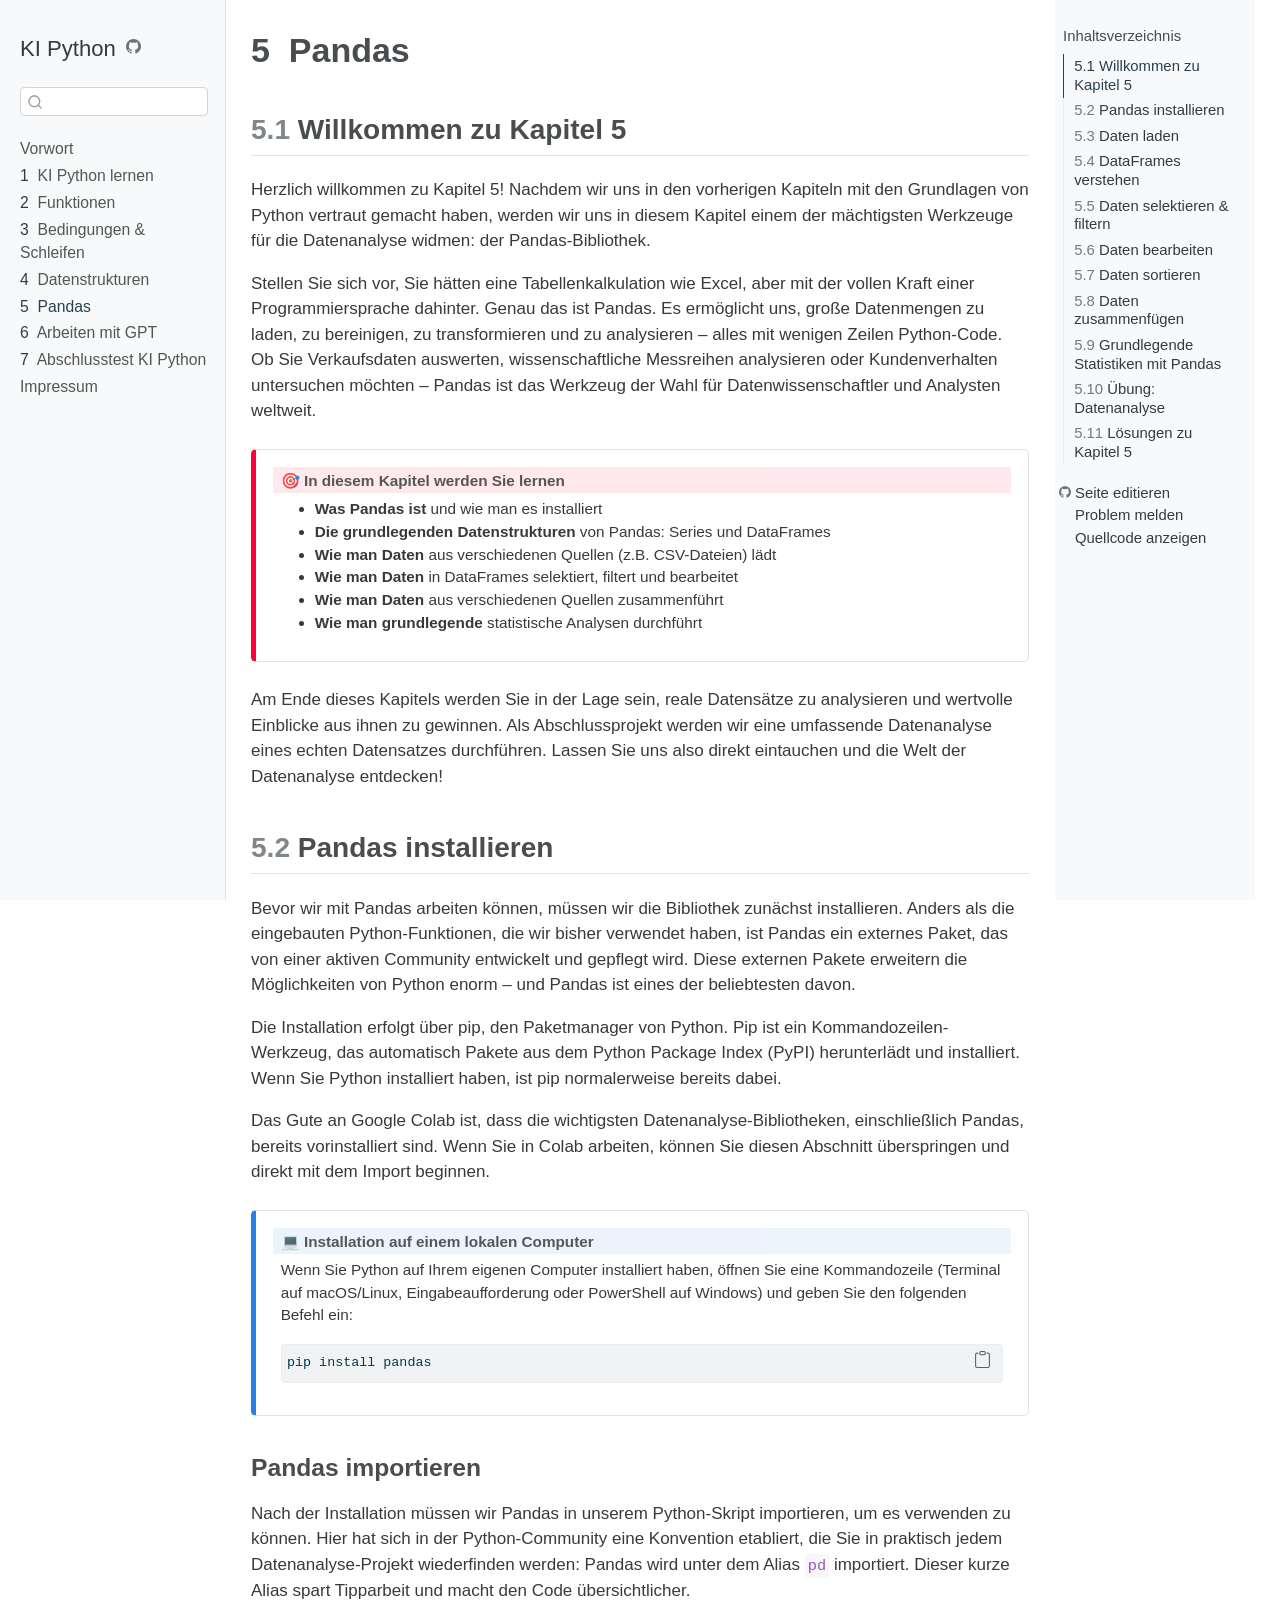
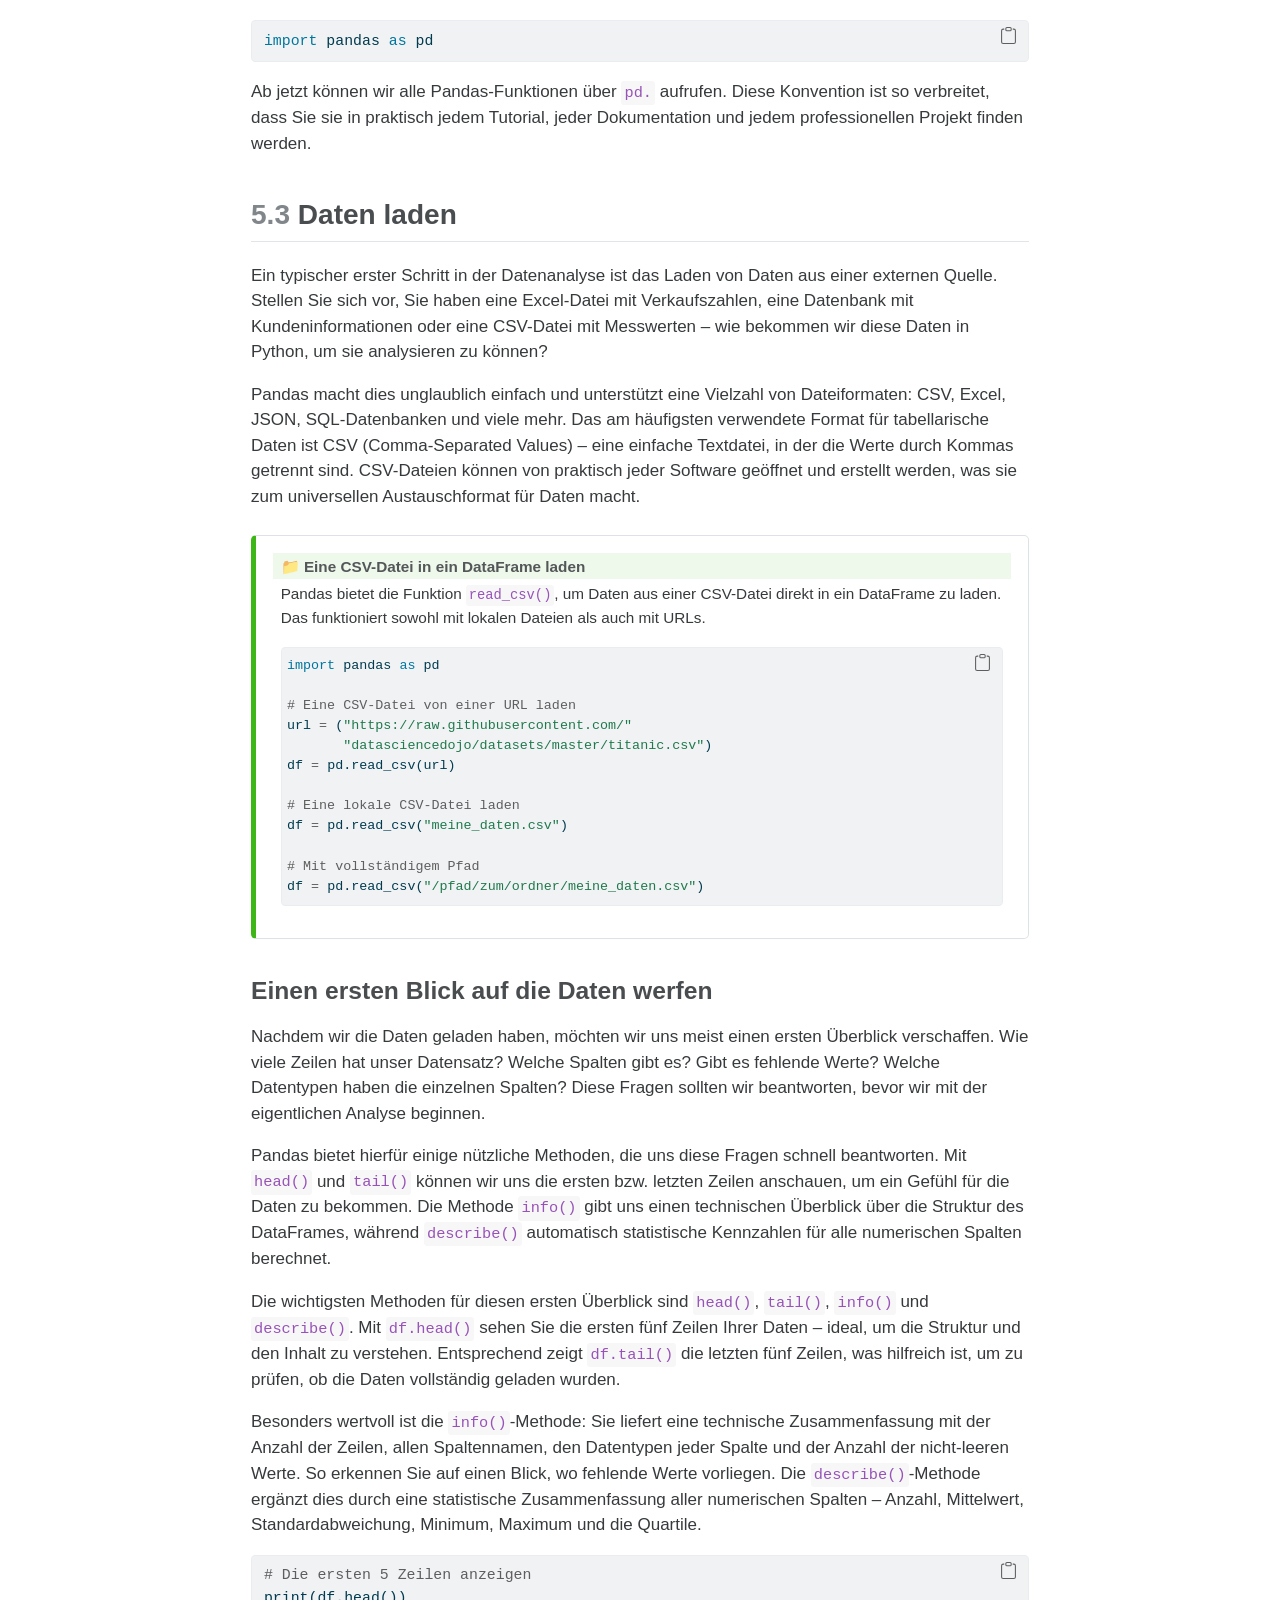
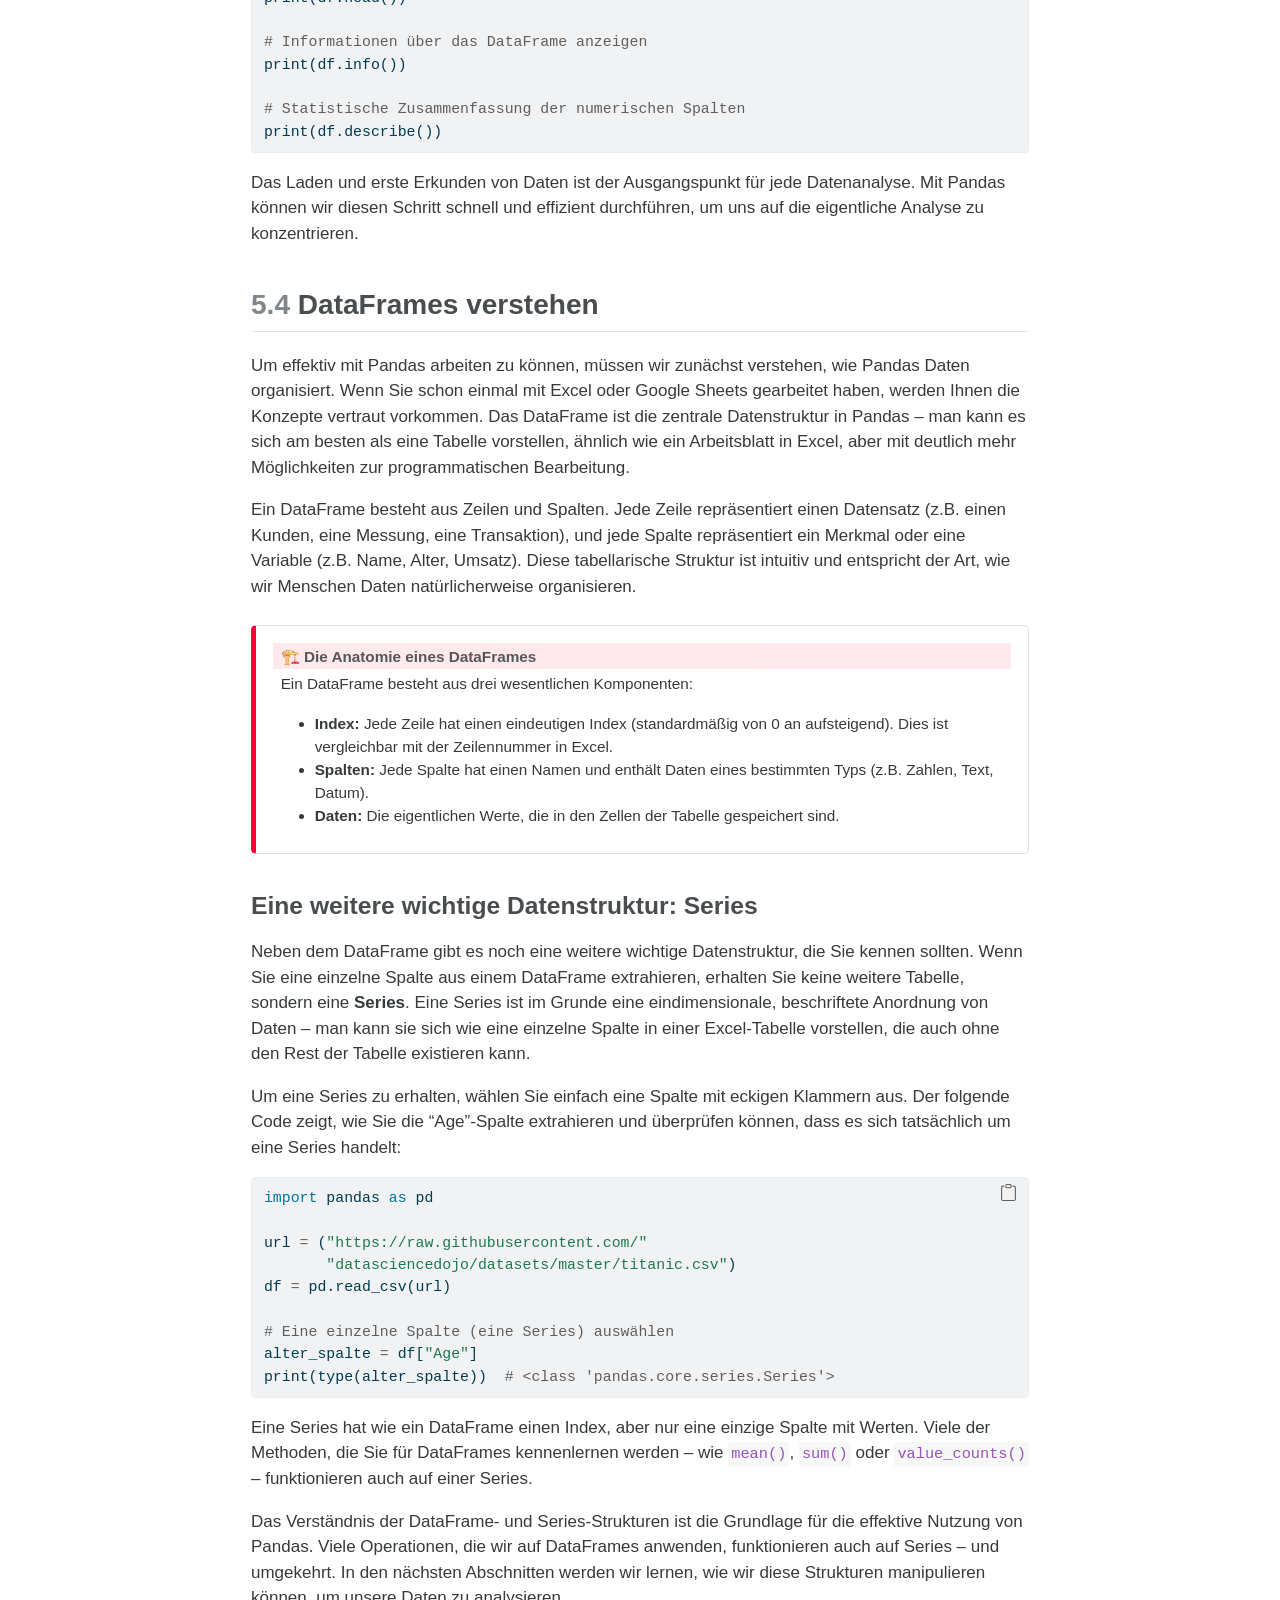
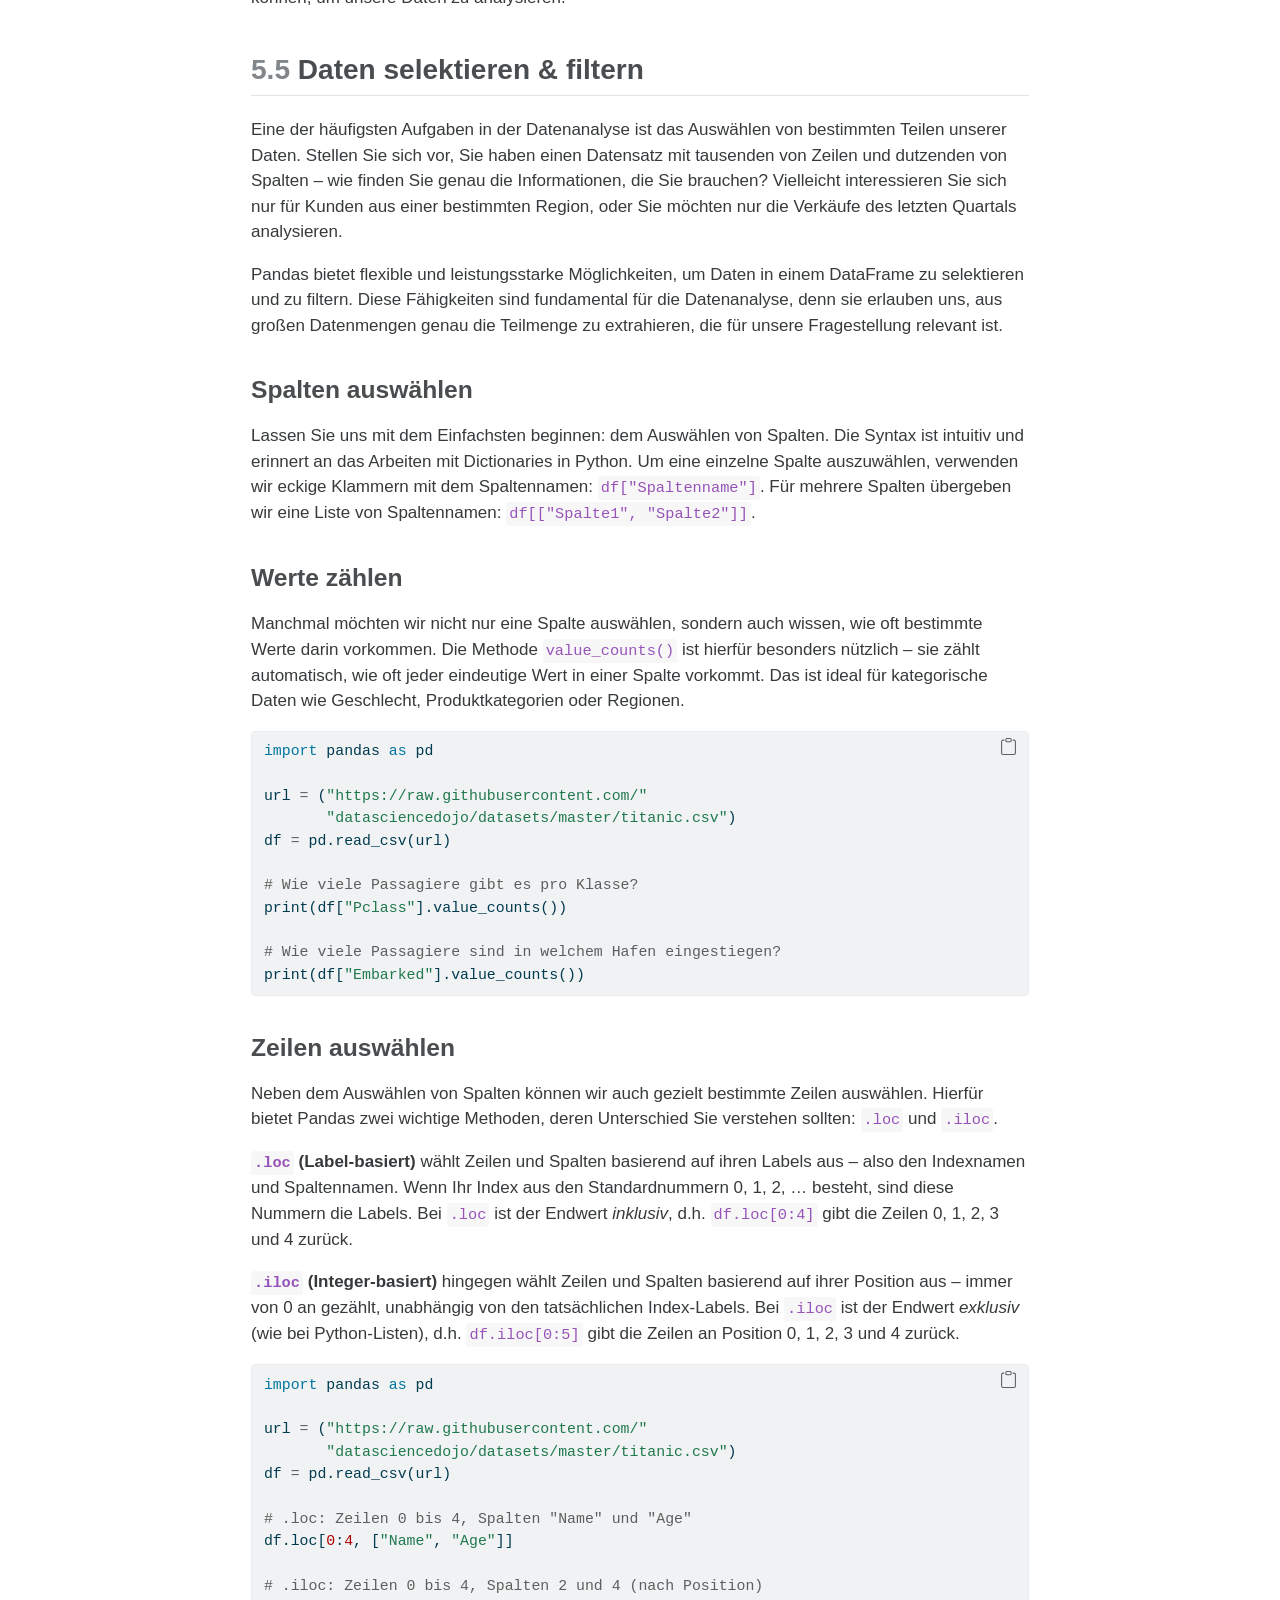
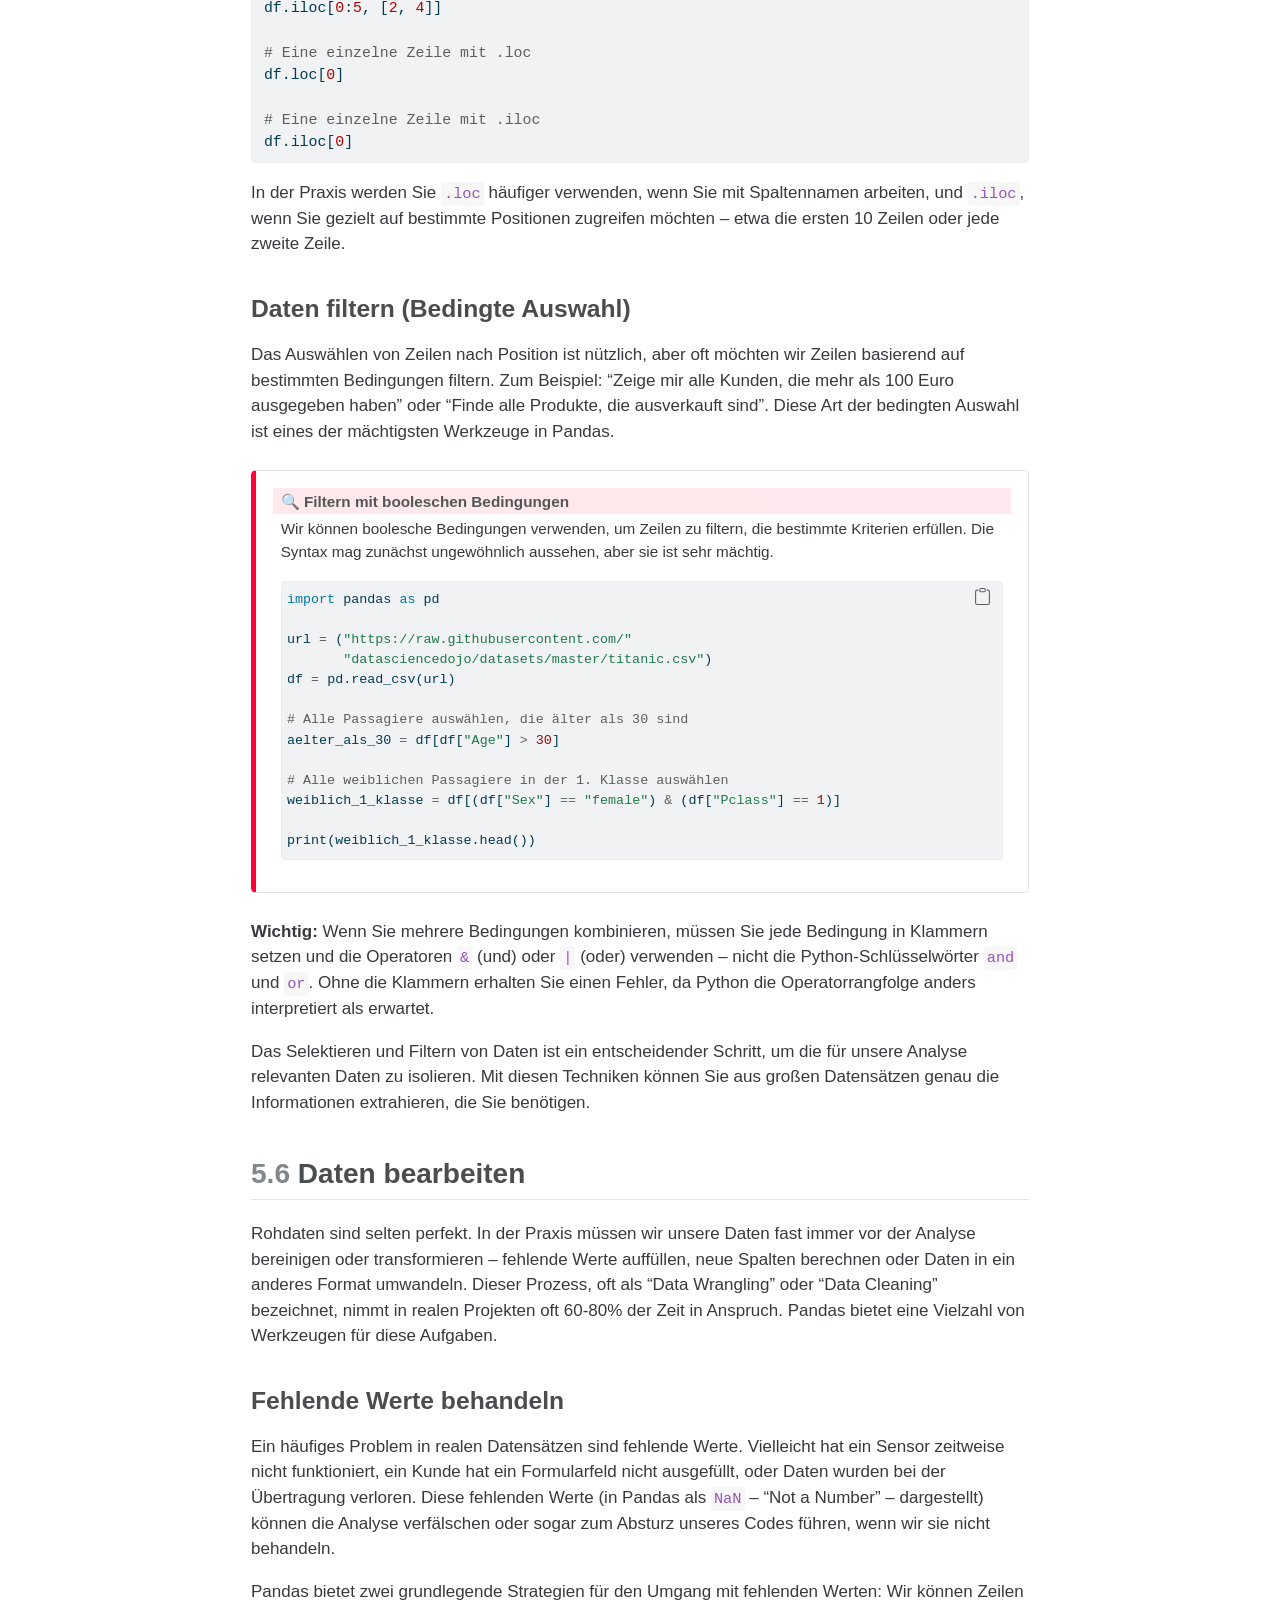
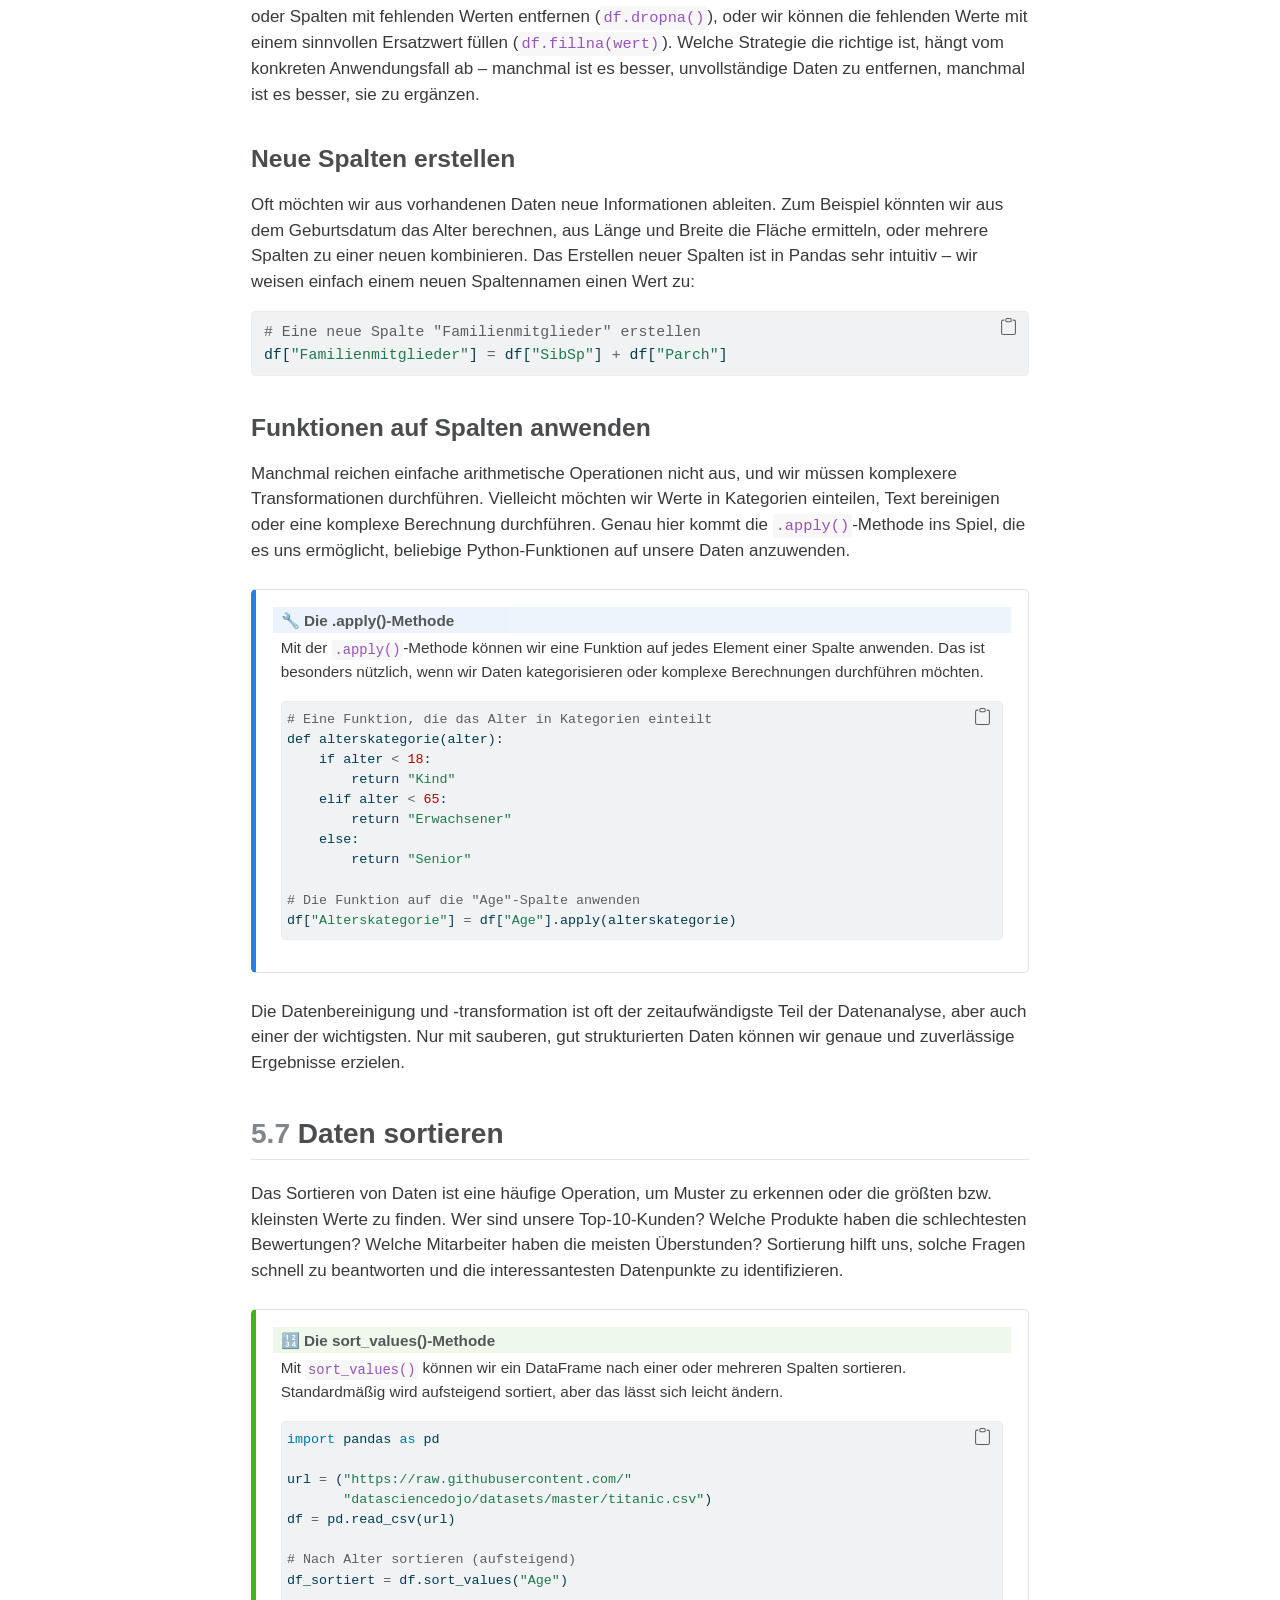
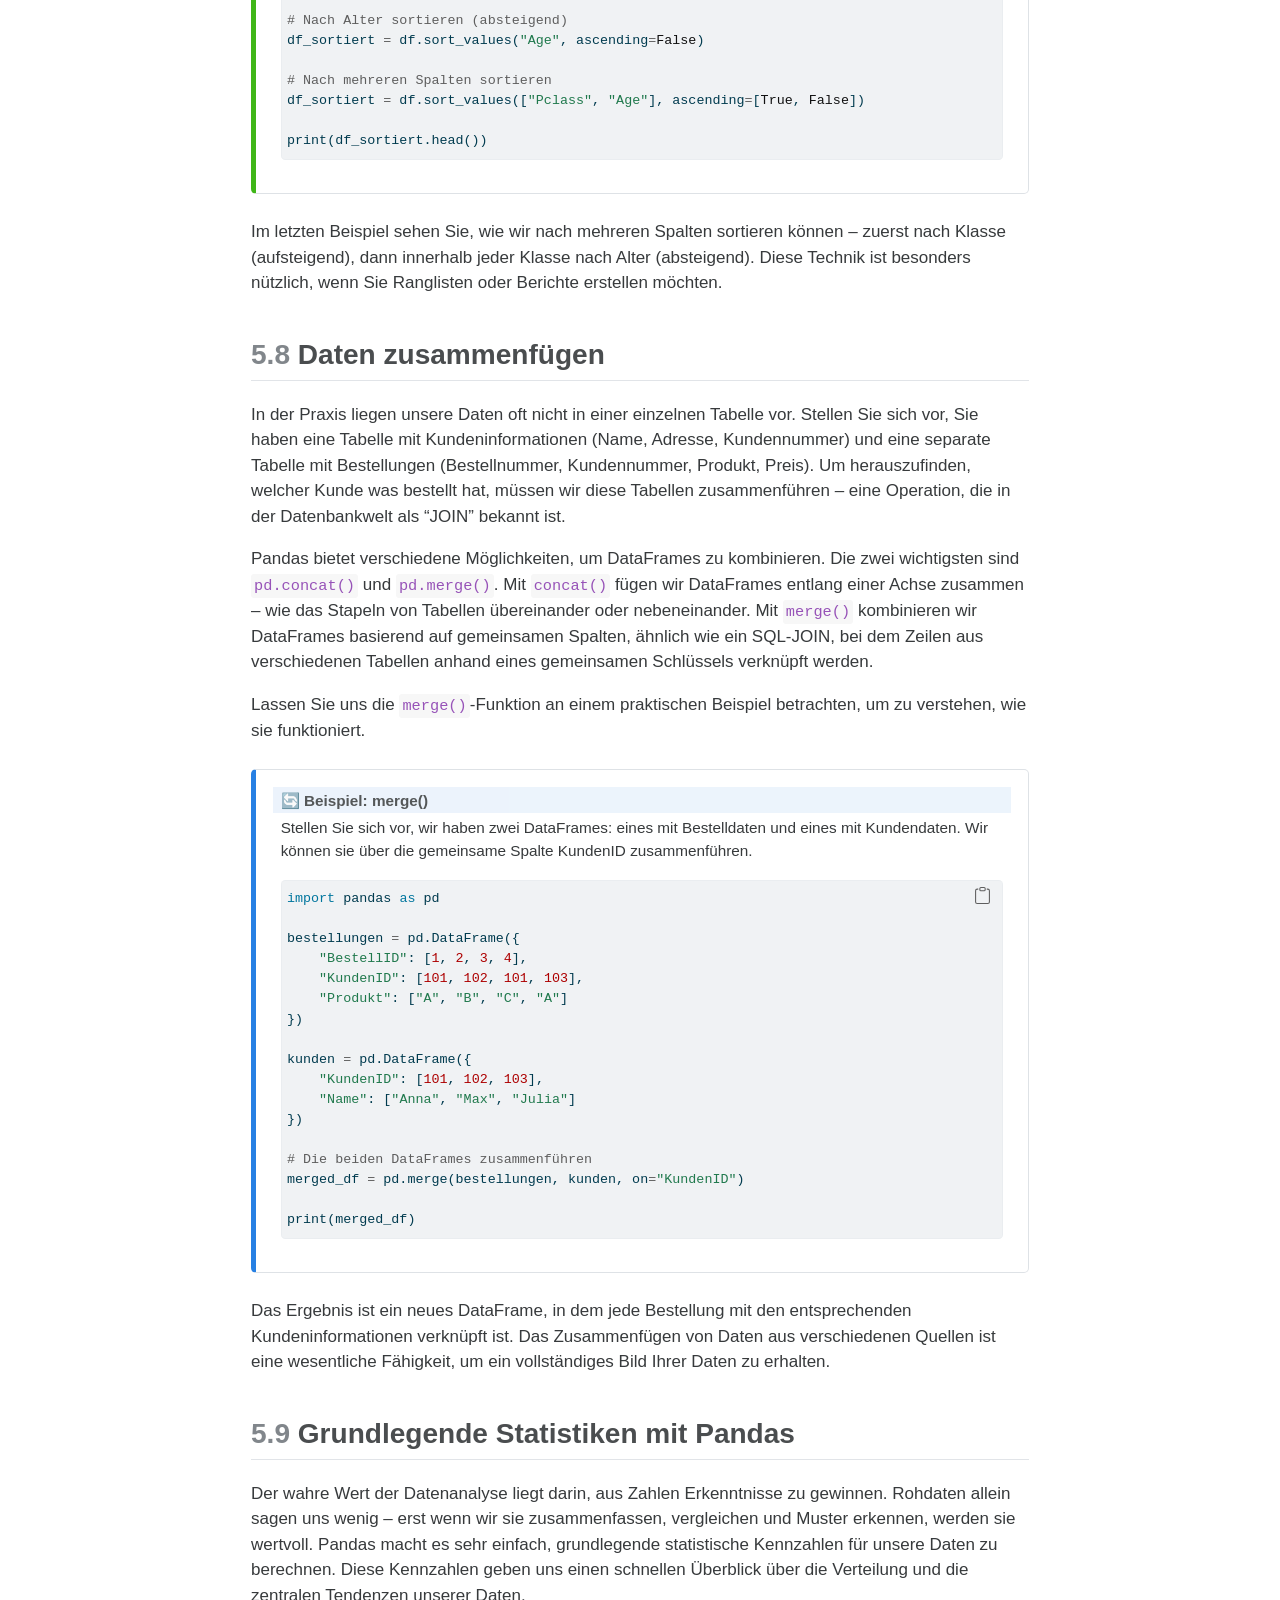
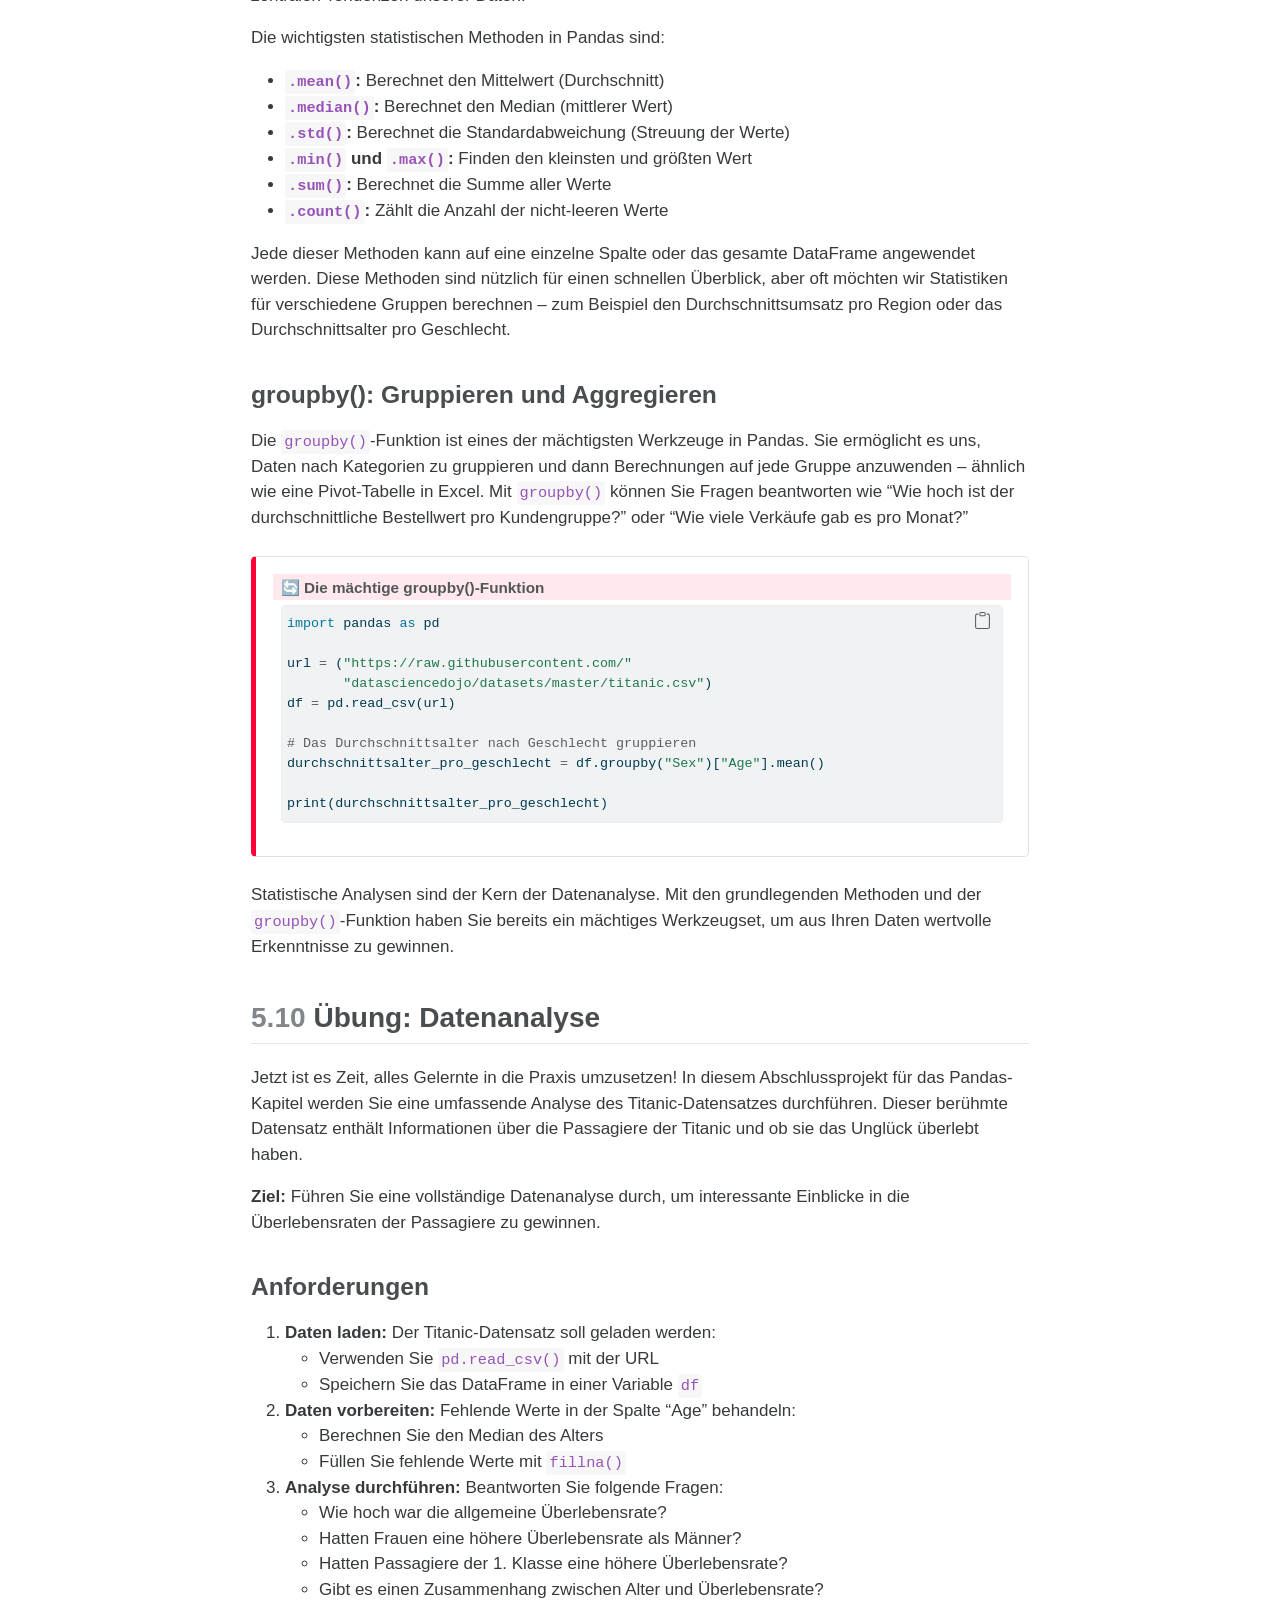
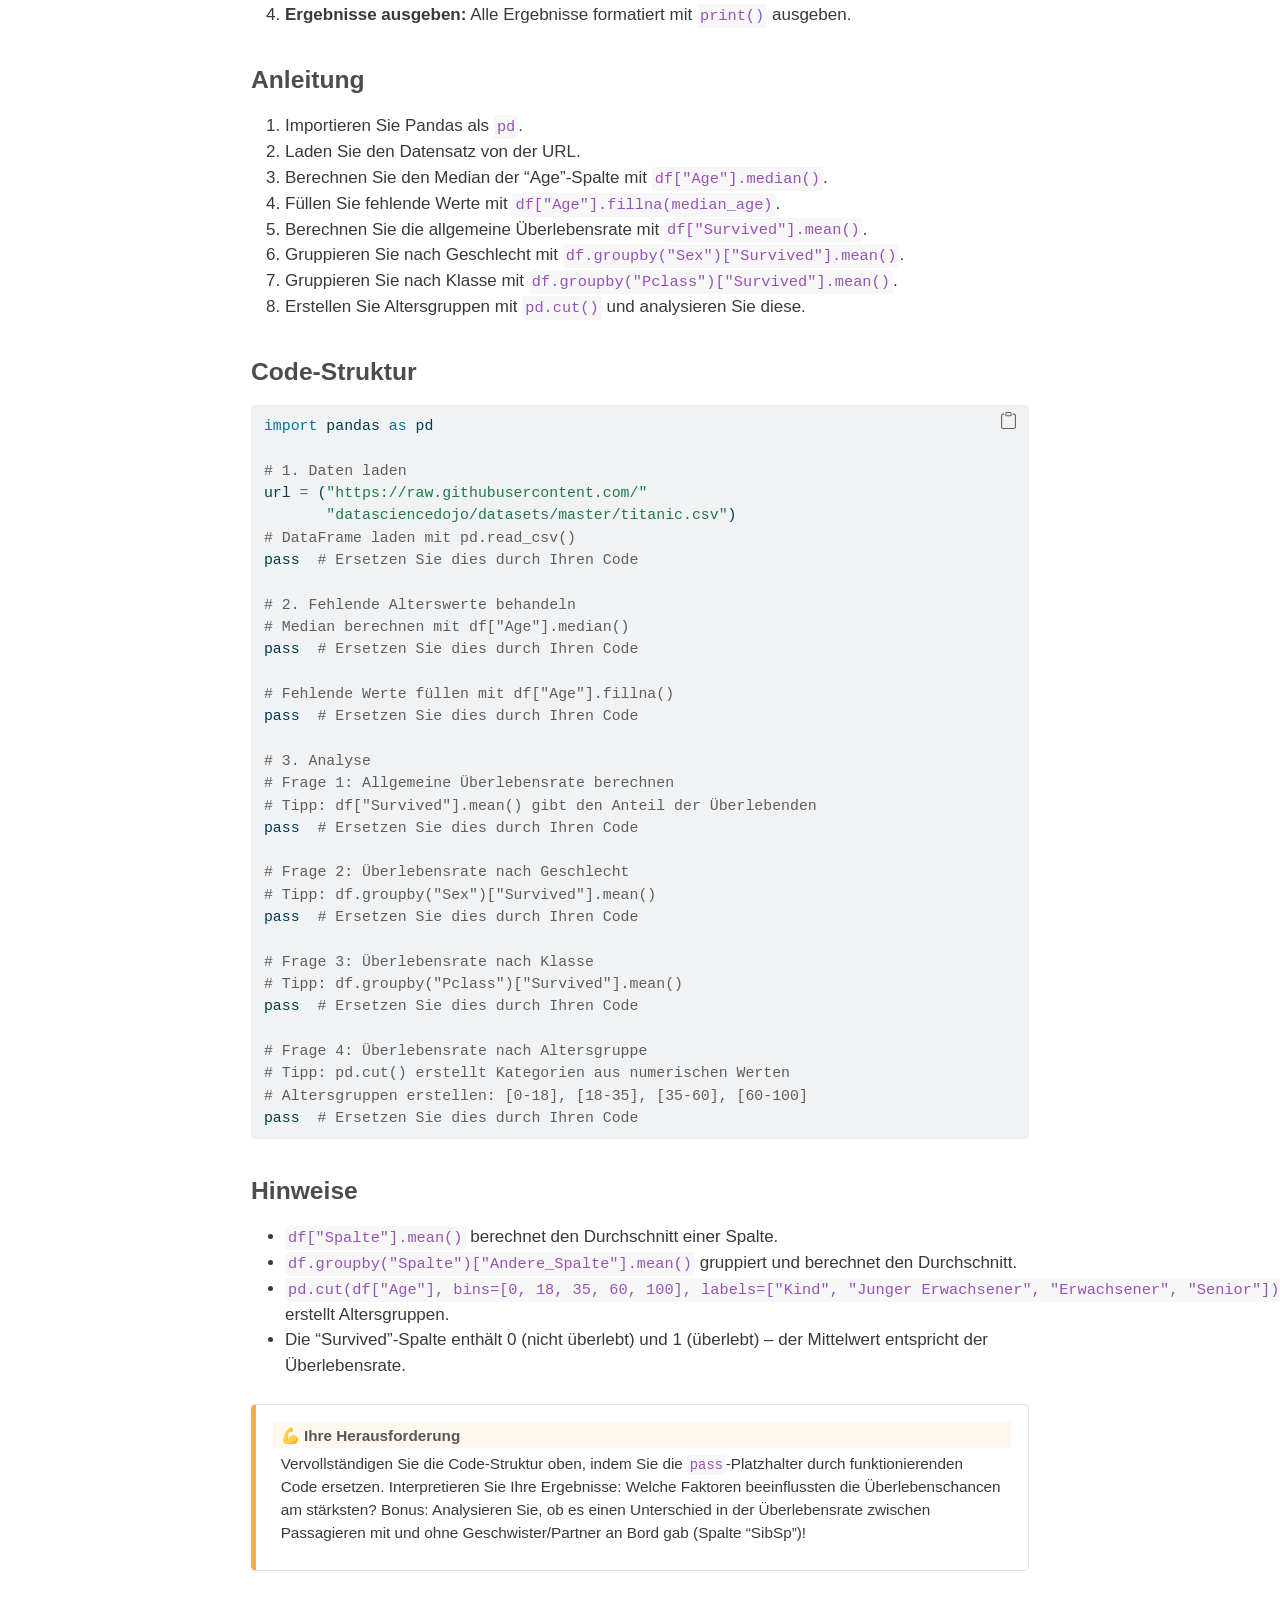
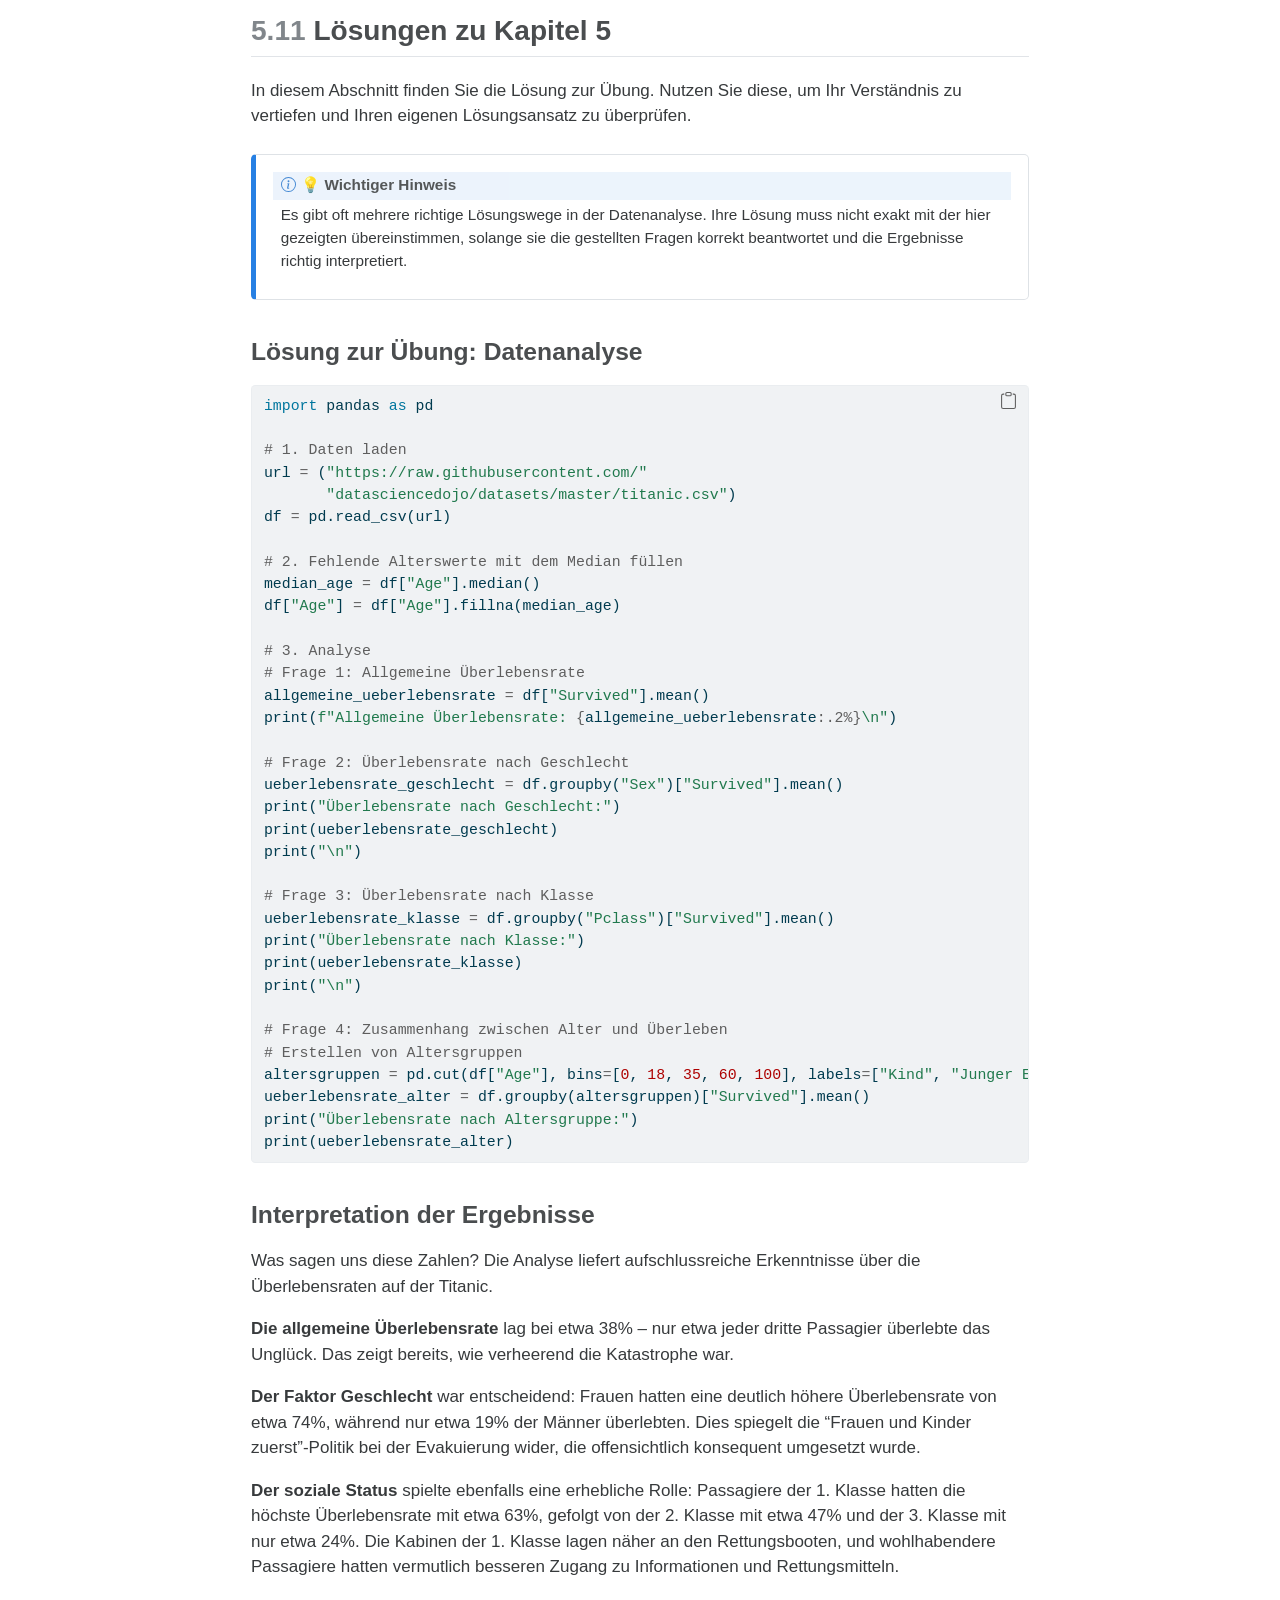
<file: docs/Kapitel 5.html>
<!DOCTYPE html>
<html xmlns="http://www.w3.org/1999/xhtml" lang="de" xml:lang="de"><head>

<meta charset="utf-8">
<meta name="generator" content="quarto-1.3.450">

<meta name="viewport" content="width=device-width, initial-scale=1.0, user-scalable=yes">


<title>KI Python - 5&nbsp; Pandas</title>
<style>
code{white-space: pre-wrap;}
span.smallcaps{font-variant: small-caps;}
div.columns{display: flex; gap: min(4vw, 1.5em);}
div.column{flex: auto; overflow-x: auto;}
div.hanging-indent{margin-left: 1.5em; text-indent: -1.5em;}
ul.task-list{list-style: none;}
ul.task-list li input[type="checkbox"] {
  width: 0.8em;
  margin: 0 0.8em 0.2em -1em; /* quarto-specific, see https://github.com/quarto-dev/quarto-cli/issues/4556 */ 
  vertical-align: middle;
}
/* CSS for syntax highlighting */
pre > code.sourceCode { white-space: pre; position: relative; }
pre > code.sourceCode > span { display: inline-block; line-height: 1.25; }
pre > code.sourceCode > span:empty { height: 1.2em; }
.sourceCode { overflow: visible; }
code.sourceCode > span { color: inherit; text-decoration: inherit; }
div.sourceCode { margin: 1em 0; }
pre.sourceCode { margin: 0; }
@media screen {
div.sourceCode { overflow: auto; }
}
@media print {
pre > code.sourceCode { white-space: pre-wrap; }
pre > code.sourceCode > span { text-indent: -5em; padding-left: 5em; }
}
pre.numberSource code
  { counter-reset: source-line 0; }
pre.numberSource code > span
  { position: relative; left: -4em; counter-increment: source-line; }
pre.numberSource code > span > a:first-child::before
  { content: counter(source-line);
    position: relative; left: -1em; text-align: right; vertical-align: baseline;
    border: none; display: inline-block;
    -webkit-touch-callout: none; -webkit-user-select: none;
    -khtml-user-select: none; -moz-user-select: none;
    -ms-user-select: none; user-select: none;
    padding: 0 4px; width: 4em;
  }
pre.numberSource { margin-left: 3em;  padding-left: 4px; }
div.sourceCode
  {   }
@media screen {
pre > code.sourceCode > span > a:first-child::before { text-decoration: underline; }
}
</style>


<script src="site_libs/quarto-nav/quarto-nav.js"></script>
<script src="site_libs/quarto-nav/headroom.min.js"></script>
<script src="site_libs/clipboard/clipboard.min.js"></script>
<script src="site_libs/quarto-search/autocomplete.umd.js"></script>
<script src="site_libs/quarto-search/fuse.min.js"></script>
<script src="site_libs/quarto-search/quarto-search.js"></script>
<meta name="quarto:offset" content="./">
<link href="./Kapitel 6.html" rel="next">
<link href="./Kapitel 4.html" rel="prev">
<link href="./favicon.png" rel="icon" type="image/png">
<script src="site_libs/quarto-html/quarto.js"></script>
<script src="site_libs/quarto-html/popper.min.js"></script>
<script src="site_libs/quarto-html/tippy.umd.min.js"></script>
<script src="site_libs/quarto-html/anchor.min.js"></script>
<link href="site_libs/quarto-html/tippy.css" rel="stylesheet">
<link href="site_libs/quarto-html/quarto-syntax-highlighting.css" rel="stylesheet" id="quarto-text-highlighting-styles">
<script src="site_libs/bootstrap/bootstrap.min.js"></script>
<link href="site_libs/bootstrap/bootstrap-icons.css" rel="stylesheet">
<link href="site_libs/bootstrap/bootstrap.min.css" rel="stylesheet" id="quarto-bootstrap" data-mode="light">
<script id="quarto-search-options" type="application/json">{
  "location": "sidebar",
  "copy-button": false,
  "collapse-after": 3,
  "panel-placement": "start",
  "type": "textbox",
  "limit": 20,
  "language": {
    "search-no-results-text": "Keine Treffer",
    "search-matching-documents-text": "Treffer",
    "search-copy-link-title": "Link in die Suche kopieren",
    "search-hide-matches-text": "Zusätzliche Treffer verbergen",
    "search-more-match-text": "weitere Treffer in diesem Dokument",
    "search-more-matches-text": "weitere Treffer in diesem Dokument",
    "search-clear-button-title": "Zurücksetzen",
    "search-detached-cancel-button-title": "Abbrechen",
    "search-submit-button-title": "Abschicken",
    "search-label": "Suchen"
  }
}</script>


</head>

<body class="nav-sidebar docked">

<div id="quarto-search-results"></div>
  <header id="quarto-header" class="headroom fixed-top">
  <nav class="quarto-secondary-nav">
    <div class="container-fluid d-flex">
      <button type="button" class="quarto-btn-toggle btn" data-bs-toggle="collapse" data-bs-target="#quarto-sidebar,#quarto-sidebar-glass" aria-controls="quarto-sidebar" aria-expanded="false" aria-label="Seitenleiste umschalten" onclick="if (window.quartoToggleHeadroom) { window.quartoToggleHeadroom(); }">
        <i class="bi bi-layout-text-sidebar-reverse"></i>
      </button>
      <nav class="quarto-page-breadcrumbs" aria-label="breadcrumb"><ol class="breadcrumb"><li class="breadcrumb-item"><a href="./Kapitel 5.html"><span class="chapter-number">5</span>&nbsp; <span class="chapter-title">Pandas</span></a></li></ol></nav>
      <a class="flex-grow-1" role="button" data-bs-toggle="collapse" data-bs-target="#quarto-sidebar,#quarto-sidebar-glass" aria-controls="quarto-sidebar" aria-expanded="false" aria-label="Seitenleiste umschalten" onclick="if (window.quartoToggleHeadroom) { window.quartoToggleHeadroom(); }">      
      </a>
      <button type="button" class="btn quarto-search-button" aria-label="" onclick="window.quartoOpenSearch();">
        <i class="bi bi-search"></i>
      </button>
    </div>
  </nav>
</header>
<!-- content -->
<div id="quarto-content" class="quarto-container page-columns page-rows-contents page-layout-article">
<!-- sidebar -->
  <nav id="quarto-sidebar" class="sidebar collapse collapse-horizontal sidebar-navigation docked overflow-auto">
    <div class="pt-lg-2 mt-2 text-left sidebar-header">
    <div class="sidebar-title mb-0 py-0">
      <a href="./">KI Python</a> 
        <div class="sidebar-tools-main">
    <a href="https://github.com/ppronobis/ki-python" rel="" title="Source Code" class="quarto-navigation-tool px-1" aria-label="Source Code"><i class="bi bi-github"></i></a>
</div>
    </div>
      </div>
        <div class="mt-2 flex-shrink-0 align-items-center">
        <div class="sidebar-search">
        <div id="quarto-search" class="" title="Suchen"></div>
        </div>
        </div>
    <div class="sidebar-menu-container"> 
    <ul class="list-unstyled mt-1">
        <li class="sidebar-item">
  <div class="sidebar-item-container"> 
  <a href="./index.html" class="sidebar-item-text sidebar-link">
 <span class="menu-text">Vorwort</span></a>
  </div>
</li>
        <li class="sidebar-item">
  <div class="sidebar-item-container"> 
  <a href="./Kapitel 1.html" class="sidebar-item-text sidebar-link">
 <span class="menu-text"><span class="chapter-number">1</span>&nbsp; <span class="chapter-title">KI Python lernen</span></span></a>
  </div>
</li>
        <li class="sidebar-item">
  <div class="sidebar-item-container"> 
  <a href="./Kapitel 2.html" class="sidebar-item-text sidebar-link">
 <span class="menu-text"><span class="chapter-number">2</span>&nbsp; <span class="chapter-title">Funktionen</span></span></a>
  </div>
</li>
        <li class="sidebar-item">
  <div class="sidebar-item-container"> 
  <a href="./Kapitel 3.html" class="sidebar-item-text sidebar-link">
 <span class="menu-text"><span class="chapter-number">3</span>&nbsp; <span class="chapter-title">Bedingungen &amp; Schleifen</span></span></a>
  </div>
</li>
        <li class="sidebar-item">
  <div class="sidebar-item-container"> 
  <a href="./Kapitel 4.html" class="sidebar-item-text sidebar-link">
 <span class="menu-text"><span class="chapter-number">4</span>&nbsp; <span class="chapter-title">Datenstrukturen</span></span></a>
  </div>
</li>
        <li class="sidebar-item">
  <div class="sidebar-item-container"> 
  <a href="./Kapitel 5.html" class="sidebar-item-text sidebar-link active">
 <span class="menu-text"><span class="chapter-number">5</span>&nbsp; <span class="chapter-title">Pandas</span></span></a>
  </div>
</li>
        <li class="sidebar-item">
  <div class="sidebar-item-container"> 
  <a href="./Kapitel 6.html" class="sidebar-item-text sidebar-link">
 <span class="menu-text"><span class="chapter-number">6</span>&nbsp; <span class="chapter-title">Arbeiten mit GPT</span></span></a>
  </div>
</li>
        <li class="sidebar-item">
  <div class="sidebar-item-container"> 
  <a href="./Kapitel 7.html" class="sidebar-item-text sidebar-link">
 <span class="menu-text"><span class="chapter-number">7</span>&nbsp; <span class="chapter-title">Abschlusstest KI Python</span></span></a>
  </div>
</li>
        <li class="sidebar-item">
  <div class="sidebar-item-container"> 
  <a href="./impressum.html" class="sidebar-item-text sidebar-link">
 <span class="menu-text">Impressum</span></a>
  </div>
</li>
    </ul>
    </div>
</nav>
<div id="quarto-sidebar-glass" data-bs-toggle="collapse" data-bs-target="#quarto-sidebar,#quarto-sidebar-glass"></div>
<!-- margin-sidebar -->
    <div id="quarto-margin-sidebar" class="sidebar margin-sidebar">
        <nav id="TOC" role="doc-toc" class="toc-active">
    <h2 id="toc-title">Inhaltsverzeichnis</h2>
   
  <ul>
  <li><a href="#sec-willkommen-kap5" id="toc-sec-willkommen-kap5" class="nav-link active" data-scroll-target="#sec-willkommen-kap5"><span class="header-section-number">5.1</span> Willkommen zu Kapitel 5</a></li>
  <li><a href="#sec-pandas-installieren" id="toc-sec-pandas-installieren" class="nav-link" data-scroll-target="#sec-pandas-installieren"><span class="header-section-number">5.2</span> Pandas installieren</a>
  <ul class="collapse">
  <li><a href="#sec-pandas-importieren" id="toc-sec-pandas-importieren" class="nav-link" data-scroll-target="#sec-pandas-importieren">Pandas importieren</a></li>
  </ul></li>
  <li><a href="#sec-daten-laden" id="toc-sec-daten-laden" class="nav-link" data-scroll-target="#sec-daten-laden"><span class="header-section-number">5.3</span> Daten laden</a>
  <ul class="collapse">
  <li><a href="#sec-erster-blick" id="toc-sec-erster-blick" class="nav-link" data-scroll-target="#sec-erster-blick">Einen ersten Blick auf die Daten werfen</a></li>
  </ul></li>
  <li><a href="#sec-dataframes-verstehen" id="toc-sec-dataframes-verstehen" class="nav-link" data-scroll-target="#sec-dataframes-verstehen"><span class="header-section-number">5.4</span> DataFrames verstehen</a>
  <ul class="collapse">
  <li><a href="#sec-series" id="toc-sec-series" class="nav-link" data-scroll-target="#sec-series">Eine weitere wichtige Datenstruktur: Series</a></li>
  </ul></li>
  <li><a href="#sec-daten-selektieren" id="toc-sec-daten-selektieren" class="nav-link" data-scroll-target="#sec-daten-selektieren"><span class="header-section-number">5.5</span> Daten selektieren &amp; filtern</a>
  <ul class="collapse">
  <li><a href="#spalten-auswählen" id="toc-spalten-auswählen" class="nav-link" data-scroll-target="#spalten-auswählen">Spalten auswählen</a></li>
  <li><a href="#werte-zählen" id="toc-werte-zählen" class="nav-link" data-scroll-target="#werte-zählen">Werte zählen</a></li>
  <li><a href="#zeilen-auswählen" id="toc-zeilen-auswählen" class="nav-link" data-scroll-target="#zeilen-auswählen">Zeilen auswählen</a></li>
  <li><a href="#sec-daten-filtern" id="toc-sec-daten-filtern" class="nav-link" data-scroll-target="#sec-daten-filtern">Daten filtern (Bedingte Auswahl)</a></li>
  </ul></li>
  <li><a href="#sec-daten-bearbeiten" id="toc-sec-daten-bearbeiten" class="nav-link" data-scroll-target="#sec-daten-bearbeiten"><span class="header-section-number">5.6</span> Daten bearbeiten</a>
  <ul class="collapse">
  <li><a href="#fehlende-werte-behandeln" id="toc-fehlende-werte-behandeln" class="nav-link" data-scroll-target="#fehlende-werte-behandeln">Fehlende Werte behandeln</a></li>
  <li><a href="#sec-neue-spalten" id="toc-sec-neue-spalten" class="nav-link" data-scroll-target="#sec-neue-spalten">Neue Spalten erstellen</a></li>
  <li><a href="#sec-apply" id="toc-sec-apply" class="nav-link" data-scroll-target="#sec-apply">Funktionen auf Spalten anwenden</a></li>
  </ul></li>
  <li><a href="#sec-daten-sortieren" id="toc-sec-daten-sortieren" class="nav-link" data-scroll-target="#sec-daten-sortieren"><span class="header-section-number">5.7</span> Daten sortieren</a></li>
  <li><a href="#sec-daten-zusammenfuegen" id="toc-sec-daten-zusammenfuegen" class="nav-link" data-scroll-target="#sec-daten-zusammenfuegen"><span class="header-section-number">5.8</span> Daten zusammenfügen</a></li>
  <li><a href="#sec-statistiken" id="toc-sec-statistiken" class="nav-link" data-scroll-target="#sec-statistiken"><span class="header-section-number">5.9</span> Grundlegende Statistiken mit Pandas</a>
  <ul class="collapse">
  <li><a href="#sec-groupby" id="toc-sec-groupby" class="nav-link" data-scroll-target="#sec-groupby">groupby(): Gruppieren und Aggregieren</a></li>
  </ul></li>
  <li><a href="#sec-projekt-datenanalyse" id="toc-sec-projekt-datenanalyse" class="nav-link" data-scroll-target="#sec-projekt-datenanalyse"><span class="header-section-number">5.10</span> Übung: Datenanalyse</a>
  <ul class="collapse">
  <li><a href="#anforderungen" id="toc-anforderungen" class="nav-link" data-scroll-target="#anforderungen">Anforderungen</a></li>
  <li><a href="#anleitung" id="toc-anleitung" class="nav-link" data-scroll-target="#anleitung">Anleitung</a></li>
  <li><a href="#code-struktur" id="toc-code-struktur" class="nav-link" data-scroll-target="#code-struktur">Code-Struktur</a></li>
  <li><a href="#hinweise" id="toc-hinweise" class="nav-link" data-scroll-target="#hinweise">Hinweise</a></li>
  </ul></li>
  <li><a href="#sec-loesungen-kap5" id="toc-sec-loesungen-kap5" class="nav-link" data-scroll-target="#sec-loesungen-kap5"><span class="header-section-number">5.11</span> Lösungen zu Kapitel 5</a>
  <ul class="collapse">
  <li><a href="#lösung-zur-übung-datenanalyse" id="toc-lösung-zur-übung-datenanalyse" class="nav-link" data-scroll-target="#lösung-zur-übung-datenanalyse">Lösung zur Übung: Datenanalyse</a></li>
  <li><a href="#interpretation-der-ergebnisse" id="toc-interpretation-der-ergebnisse" class="nav-link" data-scroll-target="#interpretation-der-ergebnisse">Interpretation der Ergebnisse</a></li>
  </ul></li>
  </ul>
<div class="toc-actions"><div><i class="bi bi-github"></i></div><div class="action-links"><p><a href="https://github.com/ppronobis/ki-python/edit/main/Kapitel 5.qmd" class="toc-action">Seite editieren</a></p><p><a href="https://github.com/ppronobis/ki-python/issues/new" class="toc-action">Problem melden</a></p><p><a href="https://github.com/ppronobis/ki-python/blob/main/Kapitel 5.qmd" class="toc-action">Quellcode anzeigen</a></p></div></div></nav>
    </div>
<!-- main -->
<main class="content" id="quarto-document-content">

<header id="title-block-header" class="quarto-title-block default">
<div class="quarto-title">
<h1 class="title"><span id="sec-pandas" class="quarto-section-identifier"><span class="chapter-number">5</span>&nbsp; <span class="chapter-title">Pandas</span></span></h1>
</div>



<div class="quarto-title-meta">

    
  
    
  </div>
  

</header>

<section id="sec-willkommen-kap5" class="level2" data-number="5.1">
<h2 data-number="5.1" class="anchored" data-anchor-id="sec-willkommen-kap5"><span class="header-section-number">5.1</span> Willkommen zu Kapitel 5</h2>
<p>Herzlich willkommen zu Kapitel 5! Nachdem wir uns in den vorherigen Kapiteln mit den Grundlagen von Python vertraut gemacht haben, werden wir uns in diesem Kapitel einem der mächtigsten Werkzeuge für die Datenanalyse widmen: der Pandas-Bibliothek.</p>
<p>Stellen Sie sich vor, Sie hätten eine Tabellenkalkulation wie Excel, aber mit der vollen Kraft einer Programmiersprache dahinter. Genau das ist Pandas. Es ermöglicht uns, große Datenmengen zu laden, zu bereinigen, zu transformieren und zu analysieren – alles mit wenigen Zeilen Python-Code. Ob Sie Verkaufsdaten auswerten, wissenschaftliche Messreihen analysieren oder Kundenverhalten untersuchen möchten – Pandas ist das Werkzeug der Wahl für Datenwissenschaftler und Analysten weltweit.</p>
<div class="callout callout-style-default callout-important no-icon callout-titled">
<div class="callout-header d-flex align-content-center">
<div class="callout-icon-container">
<i class="callout-icon no-icon"></i>
</div>
<div class="callout-title-container flex-fill">
🎯 In diesem Kapitel werden Sie lernen
</div>
</div>
<div class="callout-body-container callout-body">
<ul>
<li><strong>Was Pandas ist</strong> und wie man es installiert</li>
<li><strong>Die grundlegenden Datenstrukturen</strong> von Pandas: Series und DataFrames</li>
<li><strong>Wie man Daten</strong> aus verschiedenen Quellen (z.B. CSV-Dateien) lädt</li>
<li><strong>Wie man Daten</strong> in DataFrames selektiert, filtert und bearbeitet</li>
<li><strong>Wie man Daten</strong> aus verschiedenen Quellen zusammenführt</li>
<li><strong>Wie man grundlegende</strong> statistische Analysen durchführt</li>
</ul>
</div>
</div>
<p>Am Ende dieses Kapitels werden Sie in der Lage sein, reale Datensätze zu analysieren und wertvolle Einblicke aus ihnen zu gewinnen. Als Abschlussprojekt werden wir eine umfassende Datenanalyse eines echten Datensatzes durchführen. Lassen Sie uns also direkt eintauchen und die Welt der Datenanalyse entdecken!</p>
</section>
<section id="sec-pandas-installieren" class="level2" data-number="5.2">
<h2 data-number="5.2" class="anchored" data-anchor-id="sec-pandas-installieren"><span class="header-section-number">5.2</span> Pandas installieren</h2>
<p>Bevor wir mit Pandas arbeiten können, müssen wir die Bibliothek zunächst installieren. Anders als die eingebauten Python-Funktionen, die wir bisher verwendet haben, ist Pandas ein externes Paket, das von einer aktiven Community entwickelt und gepflegt wird. Diese externen Pakete erweitern die Möglichkeiten von Python enorm – und Pandas ist eines der beliebtesten davon.</p>
<p>Die Installation erfolgt über pip, den Paketmanager von Python. Pip ist ein Kommandozeilen-Werkzeug, das automatisch Pakete aus dem Python Package Index (PyPI) herunterlädt und installiert. Wenn Sie Python installiert haben, ist pip normalerweise bereits dabei.</p>
<p>Das Gute an Google Colab ist, dass die wichtigsten Datenanalyse-Bibliotheken, einschließlich Pandas, bereits vorinstalliert sind. Wenn Sie in Colab arbeiten, können Sie diesen Abschnitt überspringen und direkt mit dem Import beginnen.</p>
<div class="callout callout-style-default callout-note no-icon callout-titled">
<div class="callout-header d-flex align-content-center">
<div class="callout-icon-container">
<i class="callout-icon no-icon"></i>
</div>
<div class="callout-title-container flex-fill">
💻 Installation auf einem lokalen Computer
</div>
</div>
<div class="callout-body-container callout-body">
<p>Wenn Sie Python auf Ihrem eigenen Computer installiert haben, öffnen Sie eine Kommandozeile (Terminal auf macOS/Linux, Eingabeaufforderung oder PowerShell auf Windows) und geben Sie den folgenden Befehl ein:</p>
<div class="sourceCode" id="cb1"><pre class="sourceCode bash code-with-copy"><code class="sourceCode bash"><span id="cb1-1"><a href="#cb1-1" aria-hidden="true" tabindex="-1"></a><span class="ex">pip</span> install pandas</span></code><button title="In die Zwischenablage kopieren" class="code-copy-button"><i class="bi"></i></button></pre></div>
</div>
</div>
<section id="sec-pandas-importieren" class="level3">
<h3 class="anchored" data-anchor-id="sec-pandas-importieren">Pandas importieren</h3>
<p>Nach der Installation müssen wir Pandas in unserem Python-Skript importieren, um es verwenden zu können. Hier hat sich in der Python-Community eine Konvention etabliert, die Sie in praktisch jedem Datenanalyse-Projekt wiederfinden werden: Pandas wird unter dem Alias <code>pd</code> importiert. Dieser kurze Alias spart Tipparbeit und macht den Code übersichtlicher.</p>
<div class="sourceCode" id="cb2"><pre class="sourceCode python code-with-copy"><code class="sourceCode python"><span id="cb2-1"><a href="#cb2-1" aria-hidden="true" tabindex="-1"></a><span class="im">import</span> pandas <span class="im">as</span> pd</span></code><button title="In die Zwischenablage kopieren" class="code-copy-button"><i class="bi"></i></button></pre></div>
<p>Ab jetzt können wir alle Pandas-Funktionen über <code>pd.</code> aufrufen. Diese Konvention ist so verbreitet, dass Sie sie in praktisch jedem Tutorial, jeder Dokumentation und jedem professionellen Projekt finden werden.</p>
</section>
</section>
<section id="sec-daten-laden" class="level2" data-number="5.3">
<h2 data-number="5.3" class="anchored" data-anchor-id="sec-daten-laden"><span class="header-section-number">5.3</span> Daten laden</h2>
<p>Ein typischer erster Schritt in der Datenanalyse ist das Laden von Daten aus einer externen Quelle. Stellen Sie sich vor, Sie haben eine Excel-Datei mit Verkaufszahlen, eine Datenbank mit Kundeninformationen oder eine CSV-Datei mit Messwerten – wie bekommen wir diese Daten in Python, um sie analysieren zu können?</p>
<p>Pandas macht dies unglaublich einfach und unterstützt eine Vielzahl von Dateiformaten: CSV, Excel, JSON, SQL-Datenbanken und viele mehr. Das am häufigsten verwendete Format für tabellarische Daten ist CSV (Comma-Separated Values) – eine einfache Textdatei, in der die Werte durch Kommas getrennt sind. CSV-Dateien können von praktisch jeder Software geöffnet und erstellt werden, was sie zum universellen Austauschformat für Daten macht.</p>
<div class="callout callout-style-default callout-tip no-icon callout-titled">
<div class="callout-header d-flex align-content-center">
<div class="callout-icon-container">
<i class="callout-icon no-icon"></i>
</div>
<div class="callout-title-container flex-fill">
📁 Eine CSV-Datei in ein DataFrame laden
</div>
</div>
<div class="callout-body-container callout-body">
<p>Pandas bietet die Funktion <code>read_csv()</code>, um Daten aus einer CSV-Datei direkt in ein DataFrame zu laden. Das funktioniert sowohl mit lokalen Dateien als auch mit URLs.</p>
<div class="sourceCode" id="cb3"><pre class="sourceCode python code-with-copy"><code class="sourceCode python"><span id="cb3-1"><a href="#cb3-1" aria-hidden="true" tabindex="-1"></a><span class="im">import</span> pandas <span class="im">as</span> pd</span>
<span id="cb3-2"><a href="#cb3-2" aria-hidden="true" tabindex="-1"></a></span>
<span id="cb3-3"><a href="#cb3-3" aria-hidden="true" tabindex="-1"></a><span class="co"># Eine CSV-Datei von einer URL laden</span></span>
<span id="cb3-4"><a href="#cb3-4" aria-hidden="true" tabindex="-1"></a>url <span class="op">=</span> (<span class="st">"https://raw.githubusercontent.com/"</span></span>
<span id="cb3-5"><a href="#cb3-5" aria-hidden="true" tabindex="-1"></a>       <span class="st">"datasciencedojo/datasets/master/titanic.csv"</span>)</span>
<span id="cb3-6"><a href="#cb3-6" aria-hidden="true" tabindex="-1"></a>df <span class="op">=</span> pd.read_csv(url)</span>
<span id="cb3-7"><a href="#cb3-7" aria-hidden="true" tabindex="-1"></a></span>
<span id="cb3-8"><a href="#cb3-8" aria-hidden="true" tabindex="-1"></a><span class="co"># Eine lokale CSV-Datei laden</span></span>
<span id="cb3-9"><a href="#cb3-9" aria-hidden="true" tabindex="-1"></a>df <span class="op">=</span> pd.read_csv(<span class="st">"meine_daten.csv"</span>)</span>
<span id="cb3-10"><a href="#cb3-10" aria-hidden="true" tabindex="-1"></a></span>
<span id="cb3-11"><a href="#cb3-11" aria-hidden="true" tabindex="-1"></a><span class="co"># Mit vollständigem Pfad</span></span>
<span id="cb3-12"><a href="#cb3-12" aria-hidden="true" tabindex="-1"></a>df <span class="op">=</span> pd.read_csv(<span class="st">"/pfad/zum/ordner/meine_daten.csv"</span>)</span></code><button title="In die Zwischenablage kopieren" class="code-copy-button"><i class="bi"></i></button></pre></div>
</div>
</div>
<section id="sec-erster-blick" class="level3">
<h3 class="anchored" data-anchor-id="sec-erster-blick">Einen ersten Blick auf die Daten werfen</h3>
<p>Nachdem wir die Daten geladen haben, möchten wir uns meist einen ersten Überblick verschaffen. Wie viele Zeilen hat unser Datensatz? Welche Spalten gibt es? Gibt es fehlende Werte? Welche Datentypen haben die einzelnen Spalten? Diese Fragen sollten wir beantworten, bevor wir mit der eigentlichen Analyse beginnen.</p>
<p>Pandas bietet hierfür einige nützliche Methoden, die uns diese Fragen schnell beantworten. Mit <code>head()</code> und <code>tail()</code> können wir uns die ersten bzw. letzten Zeilen anschauen, um ein Gefühl für die Daten zu bekommen. Die Methode <code>info()</code> gibt uns einen technischen Überblick über die Struktur des DataFrames, während <code>describe()</code> automatisch statistische Kennzahlen für alle numerischen Spalten berechnet.</p>
<p>Die wichtigsten Methoden für diesen ersten Überblick sind <code>head()</code>, <code>tail()</code>, <code>info()</code> und <code>describe()</code>. Mit <code>df.head()</code> sehen Sie die ersten fünf Zeilen Ihrer Daten – ideal, um die Struktur und den Inhalt zu verstehen. Entsprechend zeigt <code>df.tail()</code> die letzten fünf Zeilen, was hilfreich ist, um zu prüfen, ob die Daten vollständig geladen wurden.</p>
<p>Besonders wertvoll ist die <code>info()</code>-Methode: Sie liefert eine technische Zusammenfassung mit der Anzahl der Zeilen, allen Spaltennamen, den Datentypen jeder Spalte und der Anzahl der nicht-leeren Werte. So erkennen Sie auf einen Blick, wo fehlende Werte vorliegen. Die <code>describe()</code>-Methode ergänzt dies durch eine statistische Zusammenfassung aller numerischen Spalten – Anzahl, Mittelwert, Standardabweichung, Minimum, Maximum und die Quartile.</p>
<div class="sourceCode" id="cb4"><pre class="sourceCode python code-with-copy"><code class="sourceCode python"><span id="cb4-1"><a href="#cb4-1" aria-hidden="true" tabindex="-1"></a><span class="co"># Die ersten 5 Zeilen anzeigen</span></span>
<span id="cb4-2"><a href="#cb4-2" aria-hidden="true" tabindex="-1"></a><span class="bu">print</span>(df.head())</span>
<span id="cb4-3"><a href="#cb4-3" aria-hidden="true" tabindex="-1"></a></span>
<span id="cb4-4"><a href="#cb4-4" aria-hidden="true" tabindex="-1"></a><span class="co"># Informationen über das DataFrame anzeigen</span></span>
<span id="cb4-5"><a href="#cb4-5" aria-hidden="true" tabindex="-1"></a><span class="bu">print</span>(df.info())</span>
<span id="cb4-6"><a href="#cb4-6" aria-hidden="true" tabindex="-1"></a></span>
<span id="cb4-7"><a href="#cb4-7" aria-hidden="true" tabindex="-1"></a><span class="co"># Statistische Zusammenfassung der numerischen Spalten</span></span>
<span id="cb4-8"><a href="#cb4-8" aria-hidden="true" tabindex="-1"></a><span class="bu">print</span>(df.describe())</span></code><button title="In die Zwischenablage kopieren" class="code-copy-button"><i class="bi"></i></button></pre></div>
<p>Das Laden und erste Erkunden von Daten ist der Ausgangspunkt für jede Datenanalyse. Mit Pandas können wir diesen Schritt schnell und effizient durchführen, um uns auf die eigentliche Analyse zu konzentrieren.</p>
</section>
</section>
<section id="sec-dataframes-verstehen" class="level2" data-number="5.4">
<h2 data-number="5.4" class="anchored" data-anchor-id="sec-dataframes-verstehen"><span class="header-section-number">5.4</span> DataFrames verstehen</h2>
<p>Um effektiv mit Pandas arbeiten zu können, müssen wir zunächst verstehen, wie Pandas Daten organisiert. Wenn Sie schon einmal mit Excel oder Google Sheets gearbeitet haben, werden Ihnen die Konzepte vertraut vorkommen. Das DataFrame ist die zentrale Datenstruktur in Pandas – man kann es sich am besten als eine Tabelle vorstellen, ähnlich wie ein Arbeitsblatt in Excel, aber mit deutlich mehr Möglichkeiten zur programmatischen Bearbeitung.</p>
<p>Ein DataFrame besteht aus Zeilen und Spalten. Jede Zeile repräsentiert einen Datensatz (z.B. einen Kunden, eine Messung, eine Transaktion), und jede Spalte repräsentiert ein Merkmal oder eine Variable (z.B. Name, Alter, Umsatz). Diese tabellarische Struktur ist intuitiv und entspricht der Art, wie wir Menschen Daten natürlicherweise organisieren.</p>
<div class="callout callout-style-default callout-important no-icon callout-titled">
<div class="callout-header d-flex align-content-center">
<div class="callout-icon-container">
<i class="callout-icon no-icon"></i>
</div>
<div class="callout-title-container flex-fill">
🏗️ Die Anatomie eines DataFrames
</div>
</div>
<div class="callout-body-container callout-body">
<p>Ein DataFrame besteht aus drei wesentlichen Komponenten:</p>
<ul>
<li><strong>Index:</strong> Jede Zeile hat einen eindeutigen Index (standardmäßig von 0 an aufsteigend). Dies ist vergleichbar mit der Zeilennummer in Excel.</li>
<li><strong>Spalten:</strong> Jede Spalte hat einen Namen und enthält Daten eines bestimmten Typs (z.B. Zahlen, Text, Datum).</li>
<li><strong>Daten:</strong> Die eigentlichen Werte, die in den Zellen der Tabelle gespeichert sind.</li>
</ul>
</div>
</div>
<section id="sec-series" class="level3">
<h3 class="anchored" data-anchor-id="sec-series">Eine weitere wichtige Datenstruktur: Series</h3>
<p>Neben dem DataFrame gibt es noch eine weitere wichtige Datenstruktur, die Sie kennen sollten. Wenn Sie eine einzelne Spalte aus einem DataFrame extrahieren, erhalten Sie keine weitere Tabelle, sondern eine <strong>Series</strong>. Eine Series ist im Grunde eine eindimensionale, beschriftete Anordnung von Daten – man kann sie sich wie eine einzelne Spalte in einer Excel-Tabelle vorstellen, die auch ohne den Rest der Tabelle existieren kann.</p>
<p>Um eine Series zu erhalten, wählen Sie einfach eine Spalte mit eckigen Klammern aus. Der folgende Code zeigt, wie Sie die “Age”-Spalte extrahieren und überprüfen können, dass es sich tatsächlich um eine Series handelt:</p>
<div class="sourceCode" id="cb5"><pre class="sourceCode python code-with-copy"><code class="sourceCode python"><span id="cb5-1"><a href="#cb5-1" aria-hidden="true" tabindex="-1"></a><span class="im">import</span> pandas <span class="im">as</span> pd</span>
<span id="cb5-2"><a href="#cb5-2" aria-hidden="true" tabindex="-1"></a></span>
<span id="cb5-3"><a href="#cb5-3" aria-hidden="true" tabindex="-1"></a>url <span class="op">=</span> (<span class="st">"https://raw.githubusercontent.com/"</span></span>
<span id="cb5-4"><a href="#cb5-4" aria-hidden="true" tabindex="-1"></a>       <span class="st">"datasciencedojo/datasets/master/titanic.csv"</span>)</span>
<span id="cb5-5"><a href="#cb5-5" aria-hidden="true" tabindex="-1"></a>df <span class="op">=</span> pd.read_csv(url)</span>
<span id="cb5-6"><a href="#cb5-6" aria-hidden="true" tabindex="-1"></a></span>
<span id="cb5-7"><a href="#cb5-7" aria-hidden="true" tabindex="-1"></a><span class="co"># Eine einzelne Spalte (eine Series) auswählen</span></span>
<span id="cb5-8"><a href="#cb5-8" aria-hidden="true" tabindex="-1"></a>alter_spalte <span class="op">=</span> df[<span class="st">"Age"</span>]</span>
<span id="cb5-9"><a href="#cb5-9" aria-hidden="true" tabindex="-1"></a><span class="bu">print</span>(<span class="bu">type</span>(alter_spalte))  <span class="co"># &lt;class 'pandas.core.series.Series'&gt;</span></span></code><button title="In die Zwischenablage kopieren" class="code-copy-button"><i class="bi"></i></button></pre></div>
<p>Eine Series hat wie ein DataFrame einen Index, aber nur eine einzige Spalte mit Werten. Viele der Methoden, die Sie für DataFrames kennenlernen werden – wie <code>mean()</code>, <code>sum()</code> oder <code>value_counts()</code> – funktionieren auch auf einer Series.</p>
<p>Das Verständnis der DataFrame- und Series-Strukturen ist die Grundlage für die effektive Nutzung von Pandas. Viele Operationen, die wir auf DataFrames anwenden, funktionieren auch auf Series – und umgekehrt. In den nächsten Abschnitten werden wir lernen, wie wir diese Strukturen manipulieren können, um unsere Daten zu analysieren.</p>
</section>
</section>
<section id="sec-daten-selektieren" class="level2" data-number="5.5">
<h2 data-number="5.5" class="anchored" data-anchor-id="sec-daten-selektieren"><span class="header-section-number">5.5</span> Daten selektieren &amp; filtern</h2>
<p>Eine der häufigsten Aufgaben in der Datenanalyse ist das Auswählen von bestimmten Teilen unserer Daten. Stellen Sie sich vor, Sie haben einen Datensatz mit tausenden von Zeilen und dutzenden von Spalten – wie finden Sie genau die Informationen, die Sie brauchen? Vielleicht interessieren Sie sich nur für Kunden aus einer bestimmten Region, oder Sie möchten nur die Verkäufe des letzten Quartals analysieren.</p>
<p>Pandas bietet flexible und leistungsstarke Möglichkeiten, um Daten in einem DataFrame zu selektieren und zu filtern. Diese Fähigkeiten sind fundamental für die Datenanalyse, denn sie erlauben uns, aus großen Datenmengen genau die Teilmenge zu extrahieren, die für unsere Fragestellung relevant ist.</p>
<section id="spalten-auswählen" class="level3">
<h3 class="anchored" data-anchor-id="spalten-auswählen">Spalten auswählen</h3>
<p>Lassen Sie uns mit dem Einfachsten beginnen: dem Auswählen von Spalten. Die Syntax ist intuitiv und erinnert an das Arbeiten mit Dictionaries in Python. Um eine einzelne Spalte auszuwählen, verwenden wir eckige Klammern mit dem Spaltennamen: <code>df["Spaltenname"]</code>. Für mehrere Spalten übergeben wir eine Liste von Spaltennamen: <code>df[["Spalte1", "Spalte2"]]</code>.</p>
</section>
<section id="werte-zählen" class="level3">
<h3 class="anchored" data-anchor-id="werte-zählen">Werte zählen</h3>
<p>Manchmal möchten wir nicht nur eine Spalte auswählen, sondern auch wissen, wie oft bestimmte Werte darin vorkommen. Die Methode <code>value_counts()</code> ist hierfür besonders nützlich – sie zählt automatisch, wie oft jeder eindeutige Wert in einer Spalte vorkommt. Das ist ideal für kategorische Daten wie Geschlecht, Produktkategorien oder Regionen.</p>
<div class="sourceCode" id="cb6"><pre class="sourceCode python code-with-copy"><code class="sourceCode python"><span id="cb6-1"><a href="#cb6-1" aria-hidden="true" tabindex="-1"></a><span class="im">import</span> pandas <span class="im">as</span> pd</span>
<span id="cb6-2"><a href="#cb6-2" aria-hidden="true" tabindex="-1"></a></span>
<span id="cb6-3"><a href="#cb6-3" aria-hidden="true" tabindex="-1"></a>url <span class="op">=</span> (<span class="st">"https://raw.githubusercontent.com/"</span></span>
<span id="cb6-4"><a href="#cb6-4" aria-hidden="true" tabindex="-1"></a>       <span class="st">"datasciencedojo/datasets/master/titanic.csv"</span>)</span>
<span id="cb6-5"><a href="#cb6-5" aria-hidden="true" tabindex="-1"></a>df <span class="op">=</span> pd.read_csv(url)</span>
<span id="cb6-6"><a href="#cb6-6" aria-hidden="true" tabindex="-1"></a></span>
<span id="cb6-7"><a href="#cb6-7" aria-hidden="true" tabindex="-1"></a><span class="co"># Wie viele Passagiere gibt es pro Klasse?</span></span>
<span id="cb6-8"><a href="#cb6-8" aria-hidden="true" tabindex="-1"></a><span class="bu">print</span>(df[<span class="st">"Pclass"</span>].value_counts())</span>
<span id="cb6-9"><a href="#cb6-9" aria-hidden="true" tabindex="-1"></a></span>
<span id="cb6-10"><a href="#cb6-10" aria-hidden="true" tabindex="-1"></a><span class="co"># Wie viele Passagiere sind in welchem Hafen eingestiegen?</span></span>
<span id="cb6-11"><a href="#cb6-11" aria-hidden="true" tabindex="-1"></a><span class="bu">print</span>(df[<span class="st">"Embarked"</span>].value_counts())</span></code><button title="In die Zwischenablage kopieren" class="code-copy-button"><i class="bi"></i></button></pre></div>
</section>
<section id="zeilen-auswählen" class="level3">
<h3 class="anchored" data-anchor-id="zeilen-auswählen">Zeilen auswählen</h3>
<p>Neben dem Auswählen von Spalten können wir auch gezielt bestimmte Zeilen auswählen. Hierfür bietet Pandas zwei wichtige Methoden, deren Unterschied Sie verstehen sollten: <code>.loc</code> und <code>.iloc</code>.</p>
<p><strong><code>.loc</code> (Label-basiert)</strong> wählt Zeilen und Spalten basierend auf ihren Labels aus – also den Indexnamen und Spaltennamen. Wenn Ihr Index aus den Standardnummern 0, 1, 2, … besteht, sind diese Nummern die Labels. Bei <code>.loc</code> ist der Endwert <em>inklusiv</em>, d.h. <code>df.loc[0:4]</code> gibt die Zeilen 0, 1, 2, 3 und 4 zurück.</p>
<p><strong><code>.iloc</code> (Integer-basiert)</strong> hingegen wählt Zeilen und Spalten basierend auf ihrer Position aus – immer von 0 an gezählt, unabhängig von den tatsächlichen Index-Labels. Bei <code>.iloc</code> ist der Endwert <em>exklusiv</em> (wie bei Python-Listen), d.h. <code>df.iloc[0:5]</code> gibt die Zeilen an Position 0, 1, 2, 3 und 4 zurück.</p>
<div class="sourceCode" id="cb7"><pre class="sourceCode python code-with-copy"><code class="sourceCode python"><span id="cb7-1"><a href="#cb7-1" aria-hidden="true" tabindex="-1"></a><span class="im">import</span> pandas <span class="im">as</span> pd</span>
<span id="cb7-2"><a href="#cb7-2" aria-hidden="true" tabindex="-1"></a></span>
<span id="cb7-3"><a href="#cb7-3" aria-hidden="true" tabindex="-1"></a>url <span class="op">=</span> (<span class="st">"https://raw.githubusercontent.com/"</span></span>
<span id="cb7-4"><a href="#cb7-4" aria-hidden="true" tabindex="-1"></a>       <span class="st">"datasciencedojo/datasets/master/titanic.csv"</span>)</span>
<span id="cb7-5"><a href="#cb7-5" aria-hidden="true" tabindex="-1"></a>df <span class="op">=</span> pd.read_csv(url)</span>
<span id="cb7-6"><a href="#cb7-6" aria-hidden="true" tabindex="-1"></a></span>
<span id="cb7-7"><a href="#cb7-7" aria-hidden="true" tabindex="-1"></a><span class="co"># .loc: Zeilen 0 bis 4, Spalten "Name" und "Age"</span></span>
<span id="cb7-8"><a href="#cb7-8" aria-hidden="true" tabindex="-1"></a>df.loc[<span class="dv">0</span>:<span class="dv">4</span>, [<span class="st">"Name"</span>, <span class="st">"Age"</span>]]</span>
<span id="cb7-9"><a href="#cb7-9" aria-hidden="true" tabindex="-1"></a></span>
<span id="cb7-10"><a href="#cb7-10" aria-hidden="true" tabindex="-1"></a><span class="co"># .iloc: Zeilen 0 bis 4, Spalten 2 und 4 (nach Position)</span></span>
<span id="cb7-11"><a href="#cb7-11" aria-hidden="true" tabindex="-1"></a>df.iloc[<span class="dv">0</span>:<span class="dv">5</span>, [<span class="dv">2</span>, <span class="dv">4</span>]]</span>
<span id="cb7-12"><a href="#cb7-12" aria-hidden="true" tabindex="-1"></a></span>
<span id="cb7-13"><a href="#cb7-13" aria-hidden="true" tabindex="-1"></a><span class="co"># Eine einzelne Zeile mit .loc</span></span>
<span id="cb7-14"><a href="#cb7-14" aria-hidden="true" tabindex="-1"></a>df.loc[<span class="dv">0</span>]</span>
<span id="cb7-15"><a href="#cb7-15" aria-hidden="true" tabindex="-1"></a></span>
<span id="cb7-16"><a href="#cb7-16" aria-hidden="true" tabindex="-1"></a><span class="co"># Eine einzelne Zeile mit .iloc</span></span>
<span id="cb7-17"><a href="#cb7-17" aria-hidden="true" tabindex="-1"></a>df.iloc[<span class="dv">0</span>]</span></code><button title="In die Zwischenablage kopieren" class="code-copy-button"><i class="bi"></i></button></pre></div>
<p>In der Praxis werden Sie <code>.loc</code> häufiger verwenden, wenn Sie mit Spaltennamen arbeiten, und <code>.iloc</code>, wenn Sie gezielt auf bestimmte Positionen zugreifen möchten – etwa die ersten 10 Zeilen oder jede zweite Zeile.</p>
</section>
<section id="sec-daten-filtern" class="level3">
<h3 class="anchored" data-anchor-id="sec-daten-filtern">Daten filtern (Bedingte Auswahl)</h3>
<p>Das Auswählen von Zeilen nach Position ist nützlich, aber oft möchten wir Zeilen basierend auf bestimmten Bedingungen filtern. Zum Beispiel: “Zeige mir alle Kunden, die mehr als 100 Euro ausgegeben haben” oder “Finde alle Produkte, die ausverkauft sind”. Diese Art der bedingten Auswahl ist eines der mächtigsten Werkzeuge in Pandas.</p>
<div style="page-break-after: always;"></div>
<div class="callout callout-style-default callout-important no-icon callout-titled">
<div class="callout-header d-flex align-content-center">
<div class="callout-icon-container">
<i class="callout-icon no-icon"></i>
</div>
<div class="callout-title-container flex-fill">
🔍 Filtern mit booleschen Bedingungen
</div>
</div>
<div class="callout-body-container callout-body">
<p>Wir können boolesche Bedingungen verwenden, um Zeilen zu filtern, die bestimmte Kriterien erfüllen. Die Syntax mag zunächst ungewöhnlich aussehen, aber sie ist sehr mächtig.</p>
<div class="sourceCode" id="cb8"><pre class="sourceCode python code-with-copy"><code class="sourceCode python"><span id="cb8-1"><a href="#cb8-1" aria-hidden="true" tabindex="-1"></a><span class="im">import</span> pandas <span class="im">as</span> pd</span>
<span id="cb8-2"><a href="#cb8-2" aria-hidden="true" tabindex="-1"></a></span>
<span id="cb8-3"><a href="#cb8-3" aria-hidden="true" tabindex="-1"></a>url <span class="op">=</span> (<span class="st">"https://raw.githubusercontent.com/"</span></span>
<span id="cb8-4"><a href="#cb8-4" aria-hidden="true" tabindex="-1"></a>       <span class="st">"datasciencedojo/datasets/master/titanic.csv"</span>)</span>
<span id="cb8-5"><a href="#cb8-5" aria-hidden="true" tabindex="-1"></a>df <span class="op">=</span> pd.read_csv(url)</span>
<span id="cb8-6"><a href="#cb8-6" aria-hidden="true" tabindex="-1"></a></span>
<span id="cb8-7"><a href="#cb8-7" aria-hidden="true" tabindex="-1"></a><span class="co"># Alle Passagiere auswählen, die älter als 30 sind</span></span>
<span id="cb8-8"><a href="#cb8-8" aria-hidden="true" tabindex="-1"></a>aelter_als_30 <span class="op">=</span> df[df[<span class="st">"Age"</span>] <span class="op">&gt;</span> <span class="dv">30</span>]</span>
<span id="cb8-9"><a href="#cb8-9" aria-hidden="true" tabindex="-1"></a></span>
<span id="cb8-10"><a href="#cb8-10" aria-hidden="true" tabindex="-1"></a><span class="co"># Alle weiblichen Passagiere in der 1. Klasse auswählen</span></span>
<span id="cb8-11"><a href="#cb8-11" aria-hidden="true" tabindex="-1"></a>weiblich_1_klasse <span class="op">=</span> df[(df[<span class="st">"Sex"</span>] <span class="op">==</span> <span class="st">"female"</span>) <span class="op">&amp;</span> (df[<span class="st">"Pclass"</span>] <span class="op">==</span> <span class="dv">1</span>)]</span>
<span id="cb8-12"><a href="#cb8-12" aria-hidden="true" tabindex="-1"></a></span>
<span id="cb8-13"><a href="#cb8-13" aria-hidden="true" tabindex="-1"></a><span class="bu">print</span>(weiblich_1_klasse.head())</span></code><button title="In die Zwischenablage kopieren" class="code-copy-button"><i class="bi"></i></button></pre></div>
</div>
</div>
<p><strong>Wichtig:</strong> Wenn Sie mehrere Bedingungen kombinieren, müssen Sie jede Bedingung in Klammern setzen und die Operatoren <code>&amp;</code> (und) oder <code>|</code> (oder) verwenden – nicht die Python-Schlüsselwörter <code>and</code> und <code>or</code>. Ohne die Klammern erhalten Sie einen Fehler, da Python die Operatorrangfolge anders interpretiert als erwartet.</p>
<p>Das Selektieren und Filtern von Daten ist ein entscheidender Schritt, um die für unsere Analyse relevanten Daten zu isolieren. Mit diesen Techniken können Sie aus großen Datensätzen genau die Informationen extrahieren, die Sie benötigen.</p>
<div style="page-break-after: always;"></div>
</section>
</section>
<section id="sec-daten-bearbeiten" class="level2" data-number="5.6">
<h2 data-number="5.6" class="anchored" data-anchor-id="sec-daten-bearbeiten"><span class="header-section-number">5.6</span> Daten bearbeiten</h2>
<p>Rohdaten sind selten perfekt. In der Praxis müssen wir unsere Daten fast immer vor der Analyse bereinigen oder transformieren – fehlende Werte auffüllen, neue Spalten berechnen oder Daten in ein anderes Format umwandeln. Dieser Prozess, oft als “Data Wrangling” oder “Data Cleaning” bezeichnet, nimmt in realen Projekten oft 60-80% der Zeit in Anspruch. Pandas bietet eine Vielzahl von Werkzeugen für diese Aufgaben.</p>
<section id="fehlende-werte-behandeln" class="level3">
<h3 class="anchored" data-anchor-id="fehlende-werte-behandeln">Fehlende Werte behandeln</h3>
<p>Ein häufiges Problem in realen Datensätzen sind fehlende Werte. Vielleicht hat ein Sensor zeitweise nicht funktioniert, ein Kunde hat ein Formularfeld nicht ausgefüllt, oder Daten wurden bei der Übertragung verloren. Diese fehlenden Werte (in Pandas als <code>NaN</code> – “Not a Number” – dargestellt) können die Analyse verfälschen oder sogar zum Absturz unseres Codes führen, wenn wir sie nicht behandeln.</p>
<p>Pandas bietet zwei grundlegende Strategien für den Umgang mit fehlenden Werten: Wir können Zeilen oder Spalten mit fehlenden Werten entfernen (<code>df.dropna()</code>), oder wir können die fehlenden Werte mit einem sinnvollen Ersatzwert füllen (<code>df.fillna(wert)</code>). Welche Strategie die richtige ist, hängt vom konkreten Anwendungsfall ab – manchmal ist es besser, unvollständige Daten zu entfernen, manchmal ist es besser, sie zu ergänzen.</p>
</section>
<section id="sec-neue-spalten" class="level3">
<h3 class="anchored" data-anchor-id="sec-neue-spalten">Neue Spalten erstellen</h3>
<p>Oft möchten wir aus vorhandenen Daten neue Informationen ableiten. Zum Beispiel könnten wir aus dem Geburtsdatum das Alter berechnen, aus Länge und Breite die Fläche ermitteln, oder mehrere Spalten zu einer neuen kombinieren. Das Erstellen neuer Spalten ist in Pandas sehr intuitiv – wir weisen einfach einem neuen Spaltennamen einen Wert zu:</p>
<div class="sourceCode" id="cb9"><pre class="sourceCode python code-with-copy"><code class="sourceCode python"><span id="cb9-1"><a href="#cb9-1" aria-hidden="true" tabindex="-1"></a><span class="co"># Eine neue Spalte "Familienmitglieder" erstellen</span></span>
<span id="cb9-2"><a href="#cb9-2" aria-hidden="true" tabindex="-1"></a>df[<span class="st">"Familienmitglieder"</span>] <span class="op">=</span> df[<span class="st">"SibSp"</span>] <span class="op">+</span> df[<span class="st">"Parch"</span>]</span></code><button title="In die Zwischenablage kopieren" class="code-copy-button"><i class="bi"></i></button></pre></div>
<div style="page-break-after: always;"></div>
</section>
<section id="sec-apply" class="level3">
<h3 class="anchored" data-anchor-id="sec-apply">Funktionen auf Spalten anwenden</h3>
<p>Manchmal reichen einfache arithmetische Operationen nicht aus, und wir müssen komplexere Transformationen durchführen. Vielleicht möchten wir Werte in Kategorien einteilen, Text bereinigen oder eine komplexe Berechnung durchführen. Genau hier kommt die <code>.apply()</code>-Methode ins Spiel, die es uns ermöglicht, beliebige Python-Funktionen auf unsere Daten anzuwenden.</p>
<div class="callout callout-style-default callout-note no-icon callout-titled">
<div class="callout-header d-flex align-content-center">
<div class="callout-icon-container">
<i class="callout-icon no-icon"></i>
</div>
<div class="callout-title-container flex-fill">
🔧 Die .apply()-Methode
</div>
</div>
<div class="callout-body-container callout-body">
<p>Mit der <code>.apply()</code>-Methode können wir eine Funktion auf jedes Element einer Spalte anwenden. Das ist besonders nützlich, wenn wir Daten kategorisieren oder komplexe Berechnungen durchführen möchten.</p>
<div class="sourceCode" id="cb10"><pre class="sourceCode python code-with-copy"><code class="sourceCode python"><span id="cb10-1"><a href="#cb10-1" aria-hidden="true" tabindex="-1"></a><span class="co"># Eine Funktion, die das Alter in Kategorien einteilt</span></span>
<span id="cb10-2"><a href="#cb10-2" aria-hidden="true" tabindex="-1"></a><span class="kw">def</span> alterskategorie(alter):</span>
<span id="cb10-3"><a href="#cb10-3" aria-hidden="true" tabindex="-1"></a>    <span class="cf">if</span> alter <span class="op">&lt;</span> <span class="dv">18</span>:</span>
<span id="cb10-4"><a href="#cb10-4" aria-hidden="true" tabindex="-1"></a>        <span class="cf">return</span> <span class="st">"Kind"</span></span>
<span id="cb10-5"><a href="#cb10-5" aria-hidden="true" tabindex="-1"></a>    <span class="cf">elif</span> alter <span class="op">&lt;</span> <span class="dv">65</span>:</span>
<span id="cb10-6"><a href="#cb10-6" aria-hidden="true" tabindex="-1"></a>        <span class="cf">return</span> <span class="st">"Erwachsener"</span></span>
<span id="cb10-7"><a href="#cb10-7" aria-hidden="true" tabindex="-1"></a>    <span class="cf">else</span>:</span>
<span id="cb10-8"><a href="#cb10-8" aria-hidden="true" tabindex="-1"></a>        <span class="cf">return</span> <span class="st">"Senior"</span></span>
<span id="cb10-9"><a href="#cb10-9" aria-hidden="true" tabindex="-1"></a></span>
<span id="cb10-10"><a href="#cb10-10" aria-hidden="true" tabindex="-1"></a><span class="co"># Die Funktion auf die "Age"-Spalte anwenden</span></span>
<span id="cb10-11"><a href="#cb10-11" aria-hidden="true" tabindex="-1"></a>df[<span class="st">"Alterskategorie"</span>] <span class="op">=</span> df[<span class="st">"Age"</span>].<span class="bu">apply</span>(alterskategorie)</span></code><button title="In die Zwischenablage kopieren" class="code-copy-button"><i class="bi"></i></button></pre></div>
</div>
</div>
<p>Die Datenbereinigung und -transformation ist oft der zeitaufwändigste Teil der Datenanalyse, aber auch einer der wichtigsten. Nur mit sauberen, gut strukturierten Daten können wir genaue und zuverlässige Ergebnisse erzielen.</p>
</section>
</section>
<section id="sec-daten-sortieren" class="level2" data-number="5.7">
<h2 data-number="5.7" class="anchored" data-anchor-id="sec-daten-sortieren"><span class="header-section-number">5.7</span> Daten sortieren</h2>
<p>Das Sortieren von Daten ist eine häufige Operation, um Muster zu erkennen oder die größten bzw. kleinsten Werte zu finden. Wer sind unsere Top-10-Kunden? Welche Produkte haben die schlechtesten Bewertungen? Welche Mitarbeiter haben die meisten Überstunden? Sortierung hilft uns, solche Fragen schnell zu beantworten und die interessantesten Datenpunkte zu identifizieren.</p>
<div class="callout callout-style-default callout-tip no-icon callout-titled">
<div class="callout-header d-flex align-content-center">
<div class="callout-icon-container">
<i class="callout-icon no-icon"></i>
</div>
<div class="callout-title-container flex-fill">
🔢 Die sort_values()-Methode
</div>
</div>
<div class="callout-body-container callout-body">
<p>Mit <code>sort_values()</code> können wir ein DataFrame nach einer oder mehreren Spalten sortieren. Standardmäßig wird aufsteigend sortiert, aber das lässt sich leicht ändern.</p>
<div class="sourceCode" id="cb11"><pre class="sourceCode python code-with-copy"><code class="sourceCode python"><span id="cb11-1"><a href="#cb11-1" aria-hidden="true" tabindex="-1"></a><span class="im">import</span> pandas <span class="im">as</span> pd</span>
<span id="cb11-2"><a href="#cb11-2" aria-hidden="true" tabindex="-1"></a></span>
<span id="cb11-3"><a href="#cb11-3" aria-hidden="true" tabindex="-1"></a>url <span class="op">=</span> (<span class="st">"https://raw.githubusercontent.com/"</span></span>
<span id="cb11-4"><a href="#cb11-4" aria-hidden="true" tabindex="-1"></a>       <span class="st">"datasciencedojo/datasets/master/titanic.csv"</span>)</span>
<span id="cb11-5"><a href="#cb11-5" aria-hidden="true" tabindex="-1"></a>df <span class="op">=</span> pd.read_csv(url)</span>
<span id="cb11-6"><a href="#cb11-6" aria-hidden="true" tabindex="-1"></a></span>
<span id="cb11-7"><a href="#cb11-7" aria-hidden="true" tabindex="-1"></a><span class="co"># Nach Alter sortieren (aufsteigend)</span></span>
<span id="cb11-8"><a href="#cb11-8" aria-hidden="true" tabindex="-1"></a>df_sortiert <span class="op">=</span> df.sort_values(<span class="st">"Age"</span>)</span>
<span id="cb11-9"><a href="#cb11-9" aria-hidden="true" tabindex="-1"></a></span>
<span id="cb11-10"><a href="#cb11-10" aria-hidden="true" tabindex="-1"></a><span class="co"># Nach Alter sortieren (absteigend)</span></span>
<span id="cb11-11"><a href="#cb11-11" aria-hidden="true" tabindex="-1"></a>df_sortiert <span class="op">=</span> df.sort_values(<span class="st">"Age"</span>, ascending<span class="op">=</span><span class="va">False</span>)</span>
<span id="cb11-12"><a href="#cb11-12" aria-hidden="true" tabindex="-1"></a></span>
<span id="cb11-13"><a href="#cb11-13" aria-hidden="true" tabindex="-1"></a><span class="co"># Nach mehreren Spalten sortieren</span></span>
<span id="cb11-14"><a href="#cb11-14" aria-hidden="true" tabindex="-1"></a>df_sortiert <span class="op">=</span> df.sort_values([<span class="st">"Pclass"</span>, <span class="st">"Age"</span>], ascending<span class="op">=</span>[<span class="va">True</span>, <span class="va">False</span>])</span>
<span id="cb11-15"><a href="#cb11-15" aria-hidden="true" tabindex="-1"></a></span>
<span id="cb11-16"><a href="#cb11-16" aria-hidden="true" tabindex="-1"></a><span class="bu">print</span>(df_sortiert.head())</span></code><button title="In die Zwischenablage kopieren" class="code-copy-button"><i class="bi"></i></button></pre></div>
</div>
</div>
<p>Im letzten Beispiel sehen Sie, wie wir nach mehreren Spalten sortieren können – zuerst nach Klasse (aufsteigend), dann innerhalb jeder Klasse nach Alter (absteigend). Diese Technik ist besonders nützlich, wenn Sie Ranglisten oder Berichte erstellen möchten.</p>
</section>
<section id="sec-daten-zusammenfuegen" class="level2" data-number="5.8">
<h2 data-number="5.8" class="anchored" data-anchor-id="sec-daten-zusammenfuegen"><span class="header-section-number">5.8</span> Daten zusammenfügen</h2>
<p>In der Praxis liegen unsere Daten oft nicht in einer einzelnen Tabelle vor. Stellen Sie sich vor, Sie haben eine Tabelle mit Kundeninformationen (Name, Adresse, Kundennummer) und eine separate Tabelle mit Bestellungen (Bestellnummer, Kundennummer, Produkt, Preis). Um herauszufinden, welcher Kunde was bestellt hat, müssen wir diese Tabellen zusammenführen – eine Operation, die in der Datenbankwelt als “JOIN” bekannt ist.</p>
<p>Pandas bietet verschiedene Möglichkeiten, um DataFrames zu kombinieren. Die zwei wichtigsten sind <code>pd.concat()</code> und <code>pd.merge()</code>. Mit <code>concat()</code> fügen wir DataFrames entlang einer Achse zusammen – wie das Stapeln von Tabellen übereinander oder nebeneinander. Mit <code>merge()</code> kombinieren wir DataFrames basierend auf gemeinsamen Spalten, ähnlich wie ein SQL-JOIN, bei dem Zeilen aus verschiedenen Tabellen anhand eines gemeinsamen Schlüssels verknüpft werden.</p>
<p>Lassen Sie uns die <code>merge()</code>-Funktion an einem praktischen Beispiel betrachten, um zu verstehen, wie sie funktioniert.</p>
<div class="callout callout-style-default callout-note no-icon callout-titled">
<div class="callout-header d-flex align-content-center">
<div class="callout-icon-container">
<i class="callout-icon no-icon"></i>
</div>
<div class="callout-title-container flex-fill">
🔄 Beispiel: merge()
</div>
</div>
<div class="callout-body-container callout-body">
<p>Stellen Sie sich vor, wir haben zwei DataFrames: eines mit Bestelldaten und eines mit Kundendaten. Wir können sie über die gemeinsame Spalte KundenID zusammenführen.</p>
<div class="sourceCode" id="cb12"><pre class="sourceCode python code-with-copy"><code class="sourceCode python"><span id="cb12-1"><a href="#cb12-1" aria-hidden="true" tabindex="-1"></a><span class="im">import</span> pandas <span class="im">as</span> pd</span>
<span id="cb12-2"><a href="#cb12-2" aria-hidden="true" tabindex="-1"></a></span>
<span id="cb12-3"><a href="#cb12-3" aria-hidden="true" tabindex="-1"></a>bestellungen <span class="op">=</span> pd.DataFrame({</span>
<span id="cb12-4"><a href="#cb12-4" aria-hidden="true" tabindex="-1"></a>    <span class="st">"BestellID"</span>: [<span class="dv">1</span>, <span class="dv">2</span>, <span class="dv">3</span>, <span class="dv">4</span>],</span>
<span id="cb12-5"><a href="#cb12-5" aria-hidden="true" tabindex="-1"></a>    <span class="st">"KundenID"</span>: [<span class="dv">101</span>, <span class="dv">102</span>, <span class="dv">101</span>, <span class="dv">103</span>],</span>
<span id="cb12-6"><a href="#cb12-6" aria-hidden="true" tabindex="-1"></a>    <span class="st">"Produkt"</span>: [<span class="st">"A"</span>, <span class="st">"B"</span>, <span class="st">"C"</span>, <span class="st">"A"</span>]</span>
<span id="cb12-7"><a href="#cb12-7" aria-hidden="true" tabindex="-1"></a>})</span>
<span id="cb12-8"><a href="#cb12-8" aria-hidden="true" tabindex="-1"></a></span>
<span id="cb12-9"><a href="#cb12-9" aria-hidden="true" tabindex="-1"></a>kunden <span class="op">=</span> pd.DataFrame({</span>
<span id="cb12-10"><a href="#cb12-10" aria-hidden="true" tabindex="-1"></a>    <span class="st">"KundenID"</span>: [<span class="dv">101</span>, <span class="dv">102</span>, <span class="dv">103</span>],</span>
<span id="cb12-11"><a href="#cb12-11" aria-hidden="true" tabindex="-1"></a>    <span class="st">"Name"</span>: [<span class="st">"Anna"</span>, <span class="st">"Max"</span>, <span class="st">"Julia"</span>]</span>
<span id="cb12-12"><a href="#cb12-12" aria-hidden="true" tabindex="-1"></a>})</span>
<span id="cb12-13"><a href="#cb12-13" aria-hidden="true" tabindex="-1"></a></span>
<span id="cb12-14"><a href="#cb12-14" aria-hidden="true" tabindex="-1"></a><span class="co"># Die beiden DataFrames zusammenführen</span></span>
<span id="cb12-15"><a href="#cb12-15" aria-hidden="true" tabindex="-1"></a>merged_df <span class="op">=</span> pd.merge(bestellungen, kunden, on<span class="op">=</span><span class="st">"KundenID"</span>)</span>
<span id="cb12-16"><a href="#cb12-16" aria-hidden="true" tabindex="-1"></a></span>
<span id="cb12-17"><a href="#cb12-17" aria-hidden="true" tabindex="-1"></a><span class="bu">print</span>(merged_df)</span></code><button title="In die Zwischenablage kopieren" class="code-copy-button"><i class="bi"></i></button></pre></div>
</div>
</div>
<p>Das Ergebnis ist ein neues DataFrame, in dem jede Bestellung mit den entsprechenden Kundeninformationen verknüpft ist. Das Zusammenfügen von Daten aus verschiedenen Quellen ist eine wesentliche Fähigkeit, um ein vollständiges Bild Ihrer Daten zu erhalten.</p>
</section>
<section id="sec-statistiken" class="level2" data-number="5.9">
<h2 data-number="5.9" class="anchored" data-anchor-id="sec-statistiken"><span class="header-section-number">5.9</span> Grundlegende Statistiken mit Pandas</h2>
<p>Der wahre Wert der Datenanalyse liegt darin, aus Zahlen Erkenntnisse zu gewinnen. Rohdaten allein sagen uns wenig – erst wenn wir sie zusammenfassen, vergleichen und Muster erkennen, werden sie wertvoll. Pandas macht es sehr einfach, grundlegende statistische Kennzahlen für unsere Daten zu berechnen. Diese Kennzahlen geben uns einen schnellen Überblick über die Verteilung und die zentralen Tendenzen unserer Daten.</p>
<p>Die wichtigsten statistischen Methoden in Pandas sind:</p>
<ul>
<li><strong><code>.mean()</code>:</strong> Berechnet den Mittelwert (Durchschnitt)</li>
<li><strong><code>.median()</code>:</strong> Berechnet den Median (mittlerer Wert)</li>
<li><strong><code>.std()</code>:</strong> Berechnet die Standardabweichung (Streuung der Werte)</li>
<li><strong><code>.min()</code> und <code>.max()</code>:</strong> Finden den kleinsten und größten Wert</li>
<li><strong><code>.sum()</code>:</strong> Berechnet die Summe aller Werte</li>
<li><strong><code>.count()</code>:</strong> Zählt die Anzahl der nicht-leeren Werte</li>
</ul>
<p>Jede dieser Methoden kann auf eine einzelne Spalte oder das gesamte DataFrame angewendet werden. Diese Methoden sind nützlich für einen schnellen Überblick, aber oft möchten wir Statistiken für verschiedene Gruppen berechnen – zum Beispiel den Durchschnittsumsatz pro Region oder das Durchschnittsalter pro Geschlecht.</p>
<section id="sec-groupby" class="level3">
<h3 class="anchored" data-anchor-id="sec-groupby">groupby(): Gruppieren und Aggregieren</h3>
<p>Die <code>groupby()</code>-Funktion ist eines der mächtigsten Werkzeuge in Pandas. Sie ermöglicht es uns, Daten nach Kategorien zu gruppieren und dann Berechnungen auf jede Gruppe anzuwenden – ähnlich wie eine Pivot-Tabelle in Excel. Mit <code>groupby()</code> können Sie Fragen beantworten wie “Wie hoch ist der durchschnittliche Bestellwert pro Kundengruppe?” oder “Wie viele Verkäufe gab es pro Monat?”</p>
<div class="callout callout-style-default callout-important no-icon callout-titled">
<div class="callout-header d-flex align-content-center">
<div class="callout-icon-container">
<i class="callout-icon no-icon"></i>
</div>
<div class="callout-title-container flex-fill">
🔄 Die mächtige groupby()-Funktion
</div>
</div>
<div class="callout-body-container callout-body">
<div class="sourceCode" id="cb13"><pre class="sourceCode python code-with-copy"><code class="sourceCode python"><span id="cb13-1"><a href="#cb13-1" aria-hidden="true" tabindex="-1"></a><span class="im">import</span> pandas <span class="im">as</span> pd</span>
<span id="cb13-2"><a href="#cb13-2" aria-hidden="true" tabindex="-1"></a></span>
<span id="cb13-3"><a href="#cb13-3" aria-hidden="true" tabindex="-1"></a>url <span class="op">=</span> (<span class="st">"https://raw.githubusercontent.com/"</span></span>
<span id="cb13-4"><a href="#cb13-4" aria-hidden="true" tabindex="-1"></a>       <span class="st">"datasciencedojo/datasets/master/titanic.csv"</span>)</span>
<span id="cb13-5"><a href="#cb13-5" aria-hidden="true" tabindex="-1"></a>df <span class="op">=</span> pd.read_csv(url)</span>
<span id="cb13-6"><a href="#cb13-6" aria-hidden="true" tabindex="-1"></a></span>
<span id="cb13-7"><a href="#cb13-7" aria-hidden="true" tabindex="-1"></a><span class="co"># Das Durchschnittsalter nach Geschlecht gruppieren</span></span>
<span id="cb13-8"><a href="#cb13-8" aria-hidden="true" tabindex="-1"></a>durchschnittsalter_pro_geschlecht <span class="op">=</span> df.groupby(<span class="st">"Sex"</span>)[<span class="st">"Age"</span>].mean()</span>
<span id="cb13-9"><a href="#cb13-9" aria-hidden="true" tabindex="-1"></a></span>
<span id="cb13-10"><a href="#cb13-10" aria-hidden="true" tabindex="-1"></a><span class="bu">print</span>(durchschnittsalter_pro_geschlecht)</span></code><button title="In die Zwischenablage kopieren" class="code-copy-button"><i class="bi"></i></button></pre></div>
</div>
</div>
<p>Statistische Analysen sind der Kern der Datenanalyse. Mit den grundlegenden Methoden und der <code>groupby()</code>-Funktion haben Sie bereits ein mächtiges Werkzeugset, um aus Ihren Daten wertvolle Erkenntnisse zu gewinnen.</p>
</section>
</section>
<section id="sec-projekt-datenanalyse" class="level2" data-number="5.10">
<h2 data-number="5.10" class="anchored" data-anchor-id="sec-projekt-datenanalyse"><span class="header-section-number">5.10</span> Übung: Datenanalyse</h2>
<p>Jetzt ist es Zeit, alles Gelernte in die Praxis umzusetzen! In diesem Abschlussprojekt für das Pandas-Kapitel werden Sie eine umfassende Analyse des Titanic-Datensatzes durchführen. Dieser berühmte Datensatz enthält Informationen über die Passagiere der Titanic und ob sie das Unglück überlebt haben.</p>
<p><strong>Ziel:</strong> Führen Sie eine vollständige Datenanalyse durch, um interessante Einblicke in die Überlebensraten der Passagiere zu gewinnen.</p>
<section id="anforderungen" class="level3">
<h3 class="anchored" data-anchor-id="anforderungen">Anforderungen</h3>
<ol type="1">
<li><strong>Daten laden:</strong> Der Titanic-Datensatz soll geladen werden:
<ul>
<li>Verwenden Sie <code>pd.read_csv()</code> mit der URL</li>
<li>Speichern Sie das DataFrame in einer Variable <code>df</code></li>
</ul></li>
<li><strong>Daten vorbereiten:</strong> Fehlende Werte in der Spalte “Age” behandeln:
<ul>
<li>Berechnen Sie den Median des Alters</li>
<li>Füllen Sie fehlende Werte mit <code>fillna()</code></li>
</ul></li>
<li><strong>Analyse durchführen:</strong> Beantworten Sie folgende Fragen:
<ul>
<li>Wie hoch war die allgemeine Überlebensrate?</li>
<li>Hatten Frauen eine höhere Überlebensrate als Männer?</li>
<li>Hatten Passagiere der 1. Klasse eine höhere Überlebensrate?</li>
<li>Gibt es einen Zusammenhang zwischen Alter und Überlebensrate?</li>
</ul></li>
<li><strong>Ergebnisse ausgeben:</strong> Alle Ergebnisse formatiert mit <code>print()</code> ausgeben.</li>
</ol>
</section>
<section id="anleitung" class="level3">
<h3 class="anchored" data-anchor-id="anleitung">Anleitung</h3>
<ol type="1">
<li>Importieren Sie Pandas als <code>pd</code>.</li>
<li>Laden Sie den Datensatz von der URL.</li>
<li>Berechnen Sie den Median der “Age”-Spalte mit <code>df["Age"].median()</code>.</li>
<li>Füllen Sie fehlende Werte mit <code>df["Age"].fillna(median_age)</code>.</li>
<li>Berechnen Sie die allgemeine Überlebensrate mit <code>df["Survived"].mean()</code>.</li>
<li>Gruppieren Sie nach Geschlecht mit <code>df.groupby("Sex")["Survived"].mean()</code>.</li>
<li>Gruppieren Sie nach Klasse mit <code>df.groupby("Pclass")["Survived"].mean()</code>.</li>
<li>Erstellen Sie Altersgruppen mit <code>pd.cut()</code> und analysieren Sie diese.</li>
</ol>
</section>
<section id="code-struktur" class="level3">
<h3 class="anchored" data-anchor-id="code-struktur">Code-Struktur</h3>
<div class="sourceCode" id="cb14"><pre class="sourceCode python code-with-copy"><code class="sourceCode python"><span id="cb14-1"><a href="#cb14-1" aria-hidden="true" tabindex="-1"></a><span class="im">import</span> pandas <span class="im">as</span> pd</span>
<span id="cb14-2"><a href="#cb14-2" aria-hidden="true" tabindex="-1"></a></span>
<span id="cb14-3"><a href="#cb14-3" aria-hidden="true" tabindex="-1"></a><span class="co"># 1. Daten laden</span></span>
<span id="cb14-4"><a href="#cb14-4" aria-hidden="true" tabindex="-1"></a>url <span class="op">=</span> (<span class="st">"https://raw.githubusercontent.com/"</span></span>
<span id="cb14-5"><a href="#cb14-5" aria-hidden="true" tabindex="-1"></a>       <span class="st">"datasciencedojo/datasets/master/titanic.csv"</span>)</span>
<span id="cb14-6"><a href="#cb14-6" aria-hidden="true" tabindex="-1"></a><span class="co"># DataFrame laden mit pd.read_csv()</span></span>
<span id="cb14-7"><a href="#cb14-7" aria-hidden="true" tabindex="-1"></a><span class="cf">pass</span>  <span class="co"># Ersetzen Sie dies durch Ihren Code</span></span>
<span id="cb14-8"><a href="#cb14-8" aria-hidden="true" tabindex="-1"></a></span>
<span id="cb14-9"><a href="#cb14-9" aria-hidden="true" tabindex="-1"></a><span class="co"># 2. Fehlende Alterswerte behandeln</span></span>
<span id="cb14-10"><a href="#cb14-10" aria-hidden="true" tabindex="-1"></a><span class="co"># Median berechnen mit df["Age"].median()</span></span>
<span id="cb14-11"><a href="#cb14-11" aria-hidden="true" tabindex="-1"></a><span class="cf">pass</span>  <span class="co"># Ersetzen Sie dies durch Ihren Code</span></span>
<span id="cb14-12"><a href="#cb14-12" aria-hidden="true" tabindex="-1"></a></span>
<span id="cb14-13"><a href="#cb14-13" aria-hidden="true" tabindex="-1"></a><span class="co"># Fehlende Werte füllen mit df["Age"].fillna()</span></span>
<span id="cb14-14"><a href="#cb14-14" aria-hidden="true" tabindex="-1"></a><span class="cf">pass</span>  <span class="co"># Ersetzen Sie dies durch Ihren Code</span></span>
<span id="cb14-15"><a href="#cb14-15" aria-hidden="true" tabindex="-1"></a></span>
<span id="cb14-16"><a href="#cb14-16" aria-hidden="true" tabindex="-1"></a><span class="co"># 3. Analyse</span></span>
<span id="cb14-17"><a href="#cb14-17" aria-hidden="true" tabindex="-1"></a><span class="co"># Frage 1: Allgemeine Überlebensrate berechnen</span></span>
<span id="cb14-18"><a href="#cb14-18" aria-hidden="true" tabindex="-1"></a><span class="co"># Tipp: df["Survived"].mean() gibt den Anteil der Überlebenden</span></span>
<span id="cb14-19"><a href="#cb14-19" aria-hidden="true" tabindex="-1"></a><span class="cf">pass</span>  <span class="co"># Ersetzen Sie dies durch Ihren Code</span></span>
<span id="cb14-20"><a href="#cb14-20" aria-hidden="true" tabindex="-1"></a></span>
<span id="cb14-21"><a href="#cb14-21" aria-hidden="true" tabindex="-1"></a><span class="co"># Frage 2: Überlebensrate nach Geschlecht</span></span>
<span id="cb14-22"><a href="#cb14-22" aria-hidden="true" tabindex="-1"></a><span class="co"># Tipp: df.groupby("Sex")["Survived"].mean()</span></span>
<span id="cb14-23"><a href="#cb14-23" aria-hidden="true" tabindex="-1"></a><span class="cf">pass</span>  <span class="co"># Ersetzen Sie dies durch Ihren Code</span></span>
<span id="cb14-24"><a href="#cb14-24" aria-hidden="true" tabindex="-1"></a></span>
<span id="cb14-25"><a href="#cb14-25" aria-hidden="true" tabindex="-1"></a><span class="co"># Frage 3: Überlebensrate nach Klasse</span></span>
<span id="cb14-26"><a href="#cb14-26" aria-hidden="true" tabindex="-1"></a><span class="co"># Tipp: df.groupby("Pclass")["Survived"].mean()</span></span>
<span id="cb14-27"><a href="#cb14-27" aria-hidden="true" tabindex="-1"></a><span class="cf">pass</span>  <span class="co"># Ersetzen Sie dies durch Ihren Code</span></span>
<span id="cb14-28"><a href="#cb14-28" aria-hidden="true" tabindex="-1"></a></span>
<span id="cb14-29"><a href="#cb14-29" aria-hidden="true" tabindex="-1"></a><span class="co"># Frage 4: Überlebensrate nach Altersgruppe</span></span>
<span id="cb14-30"><a href="#cb14-30" aria-hidden="true" tabindex="-1"></a><span class="co"># Tipp: pd.cut() erstellt Kategorien aus numerischen Werten</span></span>
<span id="cb14-31"><a href="#cb14-31" aria-hidden="true" tabindex="-1"></a><span class="co"># Altersgruppen erstellen: [0-18], [18-35], [35-60], [60-100]</span></span>
<span id="cb14-32"><a href="#cb14-32" aria-hidden="true" tabindex="-1"></a><span class="cf">pass</span>  <span class="co"># Ersetzen Sie dies durch Ihren Code</span></span></code><button title="In die Zwischenablage kopieren" class="code-copy-button"><i class="bi"></i></button></pre></div>
</section>
<section id="hinweise" class="level3">
<h3 class="anchored" data-anchor-id="hinweise">Hinweise</h3>
<ul>
<li><code>df["Spalte"].mean()</code> berechnet den Durchschnitt einer Spalte.</li>
<li><code>df.groupby("Spalte")["Andere_Spalte"].mean()</code> gruppiert und berechnet den Durchschnitt.</li>
<li><code>pd.cut(df["Age"], bins=[0, 18, 35, 60, 100], labels=["Kind", "Junger Erwachsener", "Erwachsener", "Senior"])</code> erstellt Altersgruppen.</li>
<li>Die “Survived”-Spalte enthält 0 (nicht überlebt) und 1 (überlebt) – der Mittelwert entspricht der Überlebensrate.</li>
</ul>
<div class="callout callout-style-default callout-caution no-icon callout-titled">
<div class="callout-header d-flex align-content-center">
<div class="callout-icon-container">
<i class="callout-icon no-icon"></i>
</div>
<div class="callout-title-container flex-fill">
💪 Ihre Herausforderung
</div>
</div>
<div class="callout-body-container callout-body">
<p>Vervollständigen Sie die Code-Struktur oben, indem Sie die <code>pass</code>-Platzhalter durch funktionierenden Code ersetzen. Interpretieren Sie Ihre Ergebnisse: Welche Faktoren beeinflussten die Überlebenschancen am stärksten? Bonus: Analysieren Sie, ob es einen Unterschied in der Überlebensrate zwischen Passagieren mit und ohne Geschwister/Partner an Bord gab (Spalte “SibSp”)!</p>
</div>
</div>
</section>
</section>
<section id="sec-loesungen-kap5" class="level2" data-number="5.11">
<h2 data-number="5.11" class="anchored" data-anchor-id="sec-loesungen-kap5"><span class="header-section-number">5.11</span> Lösungen zu Kapitel 5</h2>
<p>In diesem Abschnitt finden Sie die Lösung zur Übung. Nutzen Sie diese, um Ihr Verständnis zu vertiefen und Ihren eigenen Lösungsansatz zu überprüfen.</p>
<div class="callout callout-style-default callout-note callout-titled">
<div class="callout-header d-flex align-content-center">
<div class="callout-icon-container">
<i class="callout-icon"></i>
</div>
<div class="callout-title-container flex-fill">
💡 Wichtiger Hinweis
</div>
</div>
<div class="callout-body-container callout-body">
<p>Es gibt oft mehrere richtige Lösungswege in der Datenanalyse. Ihre Lösung muss nicht exakt mit der hier gezeigten übereinstimmen, solange sie die gestellten Fragen korrekt beantwortet und die Ergebnisse richtig interpretiert.</p>
</div>
</div>
<section id="lösung-zur-übung-datenanalyse" class="level3">
<h3 class="anchored" data-anchor-id="lösung-zur-übung-datenanalyse">Lösung zur Übung: Datenanalyse</h3>
<div class="sourceCode" id="cb15"><pre class="sourceCode python code-with-copy"><code class="sourceCode python"><span id="cb15-1"><a href="#cb15-1" aria-hidden="true" tabindex="-1"></a><span class="im">import</span> pandas <span class="im">as</span> pd</span>
<span id="cb15-2"><a href="#cb15-2" aria-hidden="true" tabindex="-1"></a></span>
<span id="cb15-3"><a href="#cb15-3" aria-hidden="true" tabindex="-1"></a><span class="co"># 1. Daten laden</span></span>
<span id="cb15-4"><a href="#cb15-4" aria-hidden="true" tabindex="-1"></a>url <span class="op">=</span> (<span class="st">"https://raw.githubusercontent.com/"</span></span>
<span id="cb15-5"><a href="#cb15-5" aria-hidden="true" tabindex="-1"></a>       <span class="st">"datasciencedojo/datasets/master/titanic.csv"</span>)</span>
<span id="cb15-6"><a href="#cb15-6" aria-hidden="true" tabindex="-1"></a>df <span class="op">=</span> pd.read_csv(url)</span>
<span id="cb15-7"><a href="#cb15-7" aria-hidden="true" tabindex="-1"></a></span>
<span id="cb15-8"><a href="#cb15-8" aria-hidden="true" tabindex="-1"></a><span class="co"># 2. Fehlende Alterswerte mit dem Median füllen</span></span>
<span id="cb15-9"><a href="#cb15-9" aria-hidden="true" tabindex="-1"></a>median_age <span class="op">=</span> df[<span class="st">"Age"</span>].median()</span>
<span id="cb15-10"><a href="#cb15-10" aria-hidden="true" tabindex="-1"></a>df[<span class="st">"Age"</span>] <span class="op">=</span> df[<span class="st">"Age"</span>].fillna(median_age)</span>
<span id="cb15-11"><a href="#cb15-11" aria-hidden="true" tabindex="-1"></a></span>
<span id="cb15-12"><a href="#cb15-12" aria-hidden="true" tabindex="-1"></a><span class="co"># 3. Analyse</span></span>
<span id="cb15-13"><a href="#cb15-13" aria-hidden="true" tabindex="-1"></a><span class="co"># Frage 1: Allgemeine Überlebensrate</span></span>
<span id="cb15-14"><a href="#cb15-14" aria-hidden="true" tabindex="-1"></a>allgemeine_ueberlebensrate <span class="op">=</span> df[<span class="st">"Survived"</span>].mean()</span>
<span id="cb15-15"><a href="#cb15-15" aria-hidden="true" tabindex="-1"></a><span class="bu">print</span>(<span class="ss">f"Allgemeine Überlebensrate: </span><span class="sc">{</span>allgemeine_ueberlebensrate<span class="sc">:.2%}</span><span class="ch">\n</span><span class="ss">"</span>)</span>
<span id="cb15-16"><a href="#cb15-16" aria-hidden="true" tabindex="-1"></a></span>
<span id="cb15-17"><a href="#cb15-17" aria-hidden="true" tabindex="-1"></a><span class="co"># Frage 2: Überlebensrate nach Geschlecht</span></span>
<span id="cb15-18"><a href="#cb15-18" aria-hidden="true" tabindex="-1"></a>ueberlebensrate_geschlecht <span class="op">=</span> df.groupby(<span class="st">"Sex"</span>)[<span class="st">"Survived"</span>].mean()</span>
<span id="cb15-19"><a href="#cb15-19" aria-hidden="true" tabindex="-1"></a><span class="bu">print</span>(<span class="st">"Überlebensrate nach Geschlecht:"</span>)</span>
<span id="cb15-20"><a href="#cb15-20" aria-hidden="true" tabindex="-1"></a><span class="bu">print</span>(ueberlebensrate_geschlecht)</span>
<span id="cb15-21"><a href="#cb15-21" aria-hidden="true" tabindex="-1"></a><span class="bu">print</span>(<span class="st">"</span><span class="ch">\n</span><span class="st">"</span>)</span>
<span id="cb15-22"><a href="#cb15-22" aria-hidden="true" tabindex="-1"></a></span>
<span id="cb15-23"><a href="#cb15-23" aria-hidden="true" tabindex="-1"></a><span class="co"># Frage 3: Überlebensrate nach Klasse</span></span>
<span id="cb15-24"><a href="#cb15-24" aria-hidden="true" tabindex="-1"></a>ueberlebensrate_klasse <span class="op">=</span> df.groupby(<span class="st">"Pclass"</span>)[<span class="st">"Survived"</span>].mean()</span>
<span id="cb15-25"><a href="#cb15-25" aria-hidden="true" tabindex="-1"></a><span class="bu">print</span>(<span class="st">"Überlebensrate nach Klasse:"</span>)</span>
<span id="cb15-26"><a href="#cb15-26" aria-hidden="true" tabindex="-1"></a><span class="bu">print</span>(ueberlebensrate_klasse)</span>
<span id="cb15-27"><a href="#cb15-27" aria-hidden="true" tabindex="-1"></a><span class="bu">print</span>(<span class="st">"</span><span class="ch">\n</span><span class="st">"</span>)</span>
<span id="cb15-28"><a href="#cb15-28" aria-hidden="true" tabindex="-1"></a></span>
<span id="cb15-29"><a href="#cb15-29" aria-hidden="true" tabindex="-1"></a><span class="co"># Frage 4: Zusammenhang zwischen Alter und Überleben</span></span>
<span id="cb15-30"><a href="#cb15-30" aria-hidden="true" tabindex="-1"></a><span class="co"># Erstellen von Altersgruppen</span></span>
<span id="cb15-31"><a href="#cb15-31" aria-hidden="true" tabindex="-1"></a>altersgruppen <span class="op">=</span> pd.cut(df[<span class="st">"Age"</span>], bins<span class="op">=</span>[<span class="dv">0</span>, <span class="dv">18</span>, <span class="dv">35</span>, <span class="dv">60</span>, <span class="dv">100</span>], labels<span class="op">=</span>[<span class="st">"Kind"</span>, <span class="st">"Junger Erwachsener"</span>, <span class="st">"Erwachsener"</span>, <span class="st">"Senior"</span>])</span>
<span id="cb15-32"><a href="#cb15-32" aria-hidden="true" tabindex="-1"></a>ueberlebensrate_alter <span class="op">=</span> df.groupby(altersgruppen)[<span class="st">"Survived"</span>].mean()</span>
<span id="cb15-33"><a href="#cb15-33" aria-hidden="true" tabindex="-1"></a><span class="bu">print</span>(<span class="st">"Überlebensrate nach Altersgruppe:"</span>)</span>
<span id="cb15-34"><a href="#cb15-34" aria-hidden="true" tabindex="-1"></a><span class="bu">print</span>(ueberlebensrate_alter)</span></code><button title="In die Zwischenablage kopieren" class="code-copy-button"><i class="bi"></i></button></pre></div>
</section>
<section id="interpretation-der-ergebnisse" class="level3">
<h3 class="anchored" data-anchor-id="interpretation-der-ergebnisse">Interpretation der Ergebnisse</h3>
<p>Was sagen uns diese Zahlen? Die Analyse liefert aufschlussreiche Erkenntnisse über die Überlebensraten auf der Titanic.</p>
<p><strong>Die allgemeine Überlebensrate</strong> lag bei etwa 38% – nur etwa jeder dritte Passagier überlebte das Unglück. Das zeigt bereits, wie verheerend die Katastrophe war.</p>
<p><strong>Der Faktor Geschlecht</strong> war entscheidend: Frauen hatten eine deutlich höhere Überlebensrate von etwa 74%, während nur etwa 19% der Männer überlebten. Dies spiegelt die “Frauen und Kinder zuerst”-Politik bei der Evakuierung wider, die offensichtlich konsequent umgesetzt wurde.</p>
<p><strong>Der soziale Status</strong> spielte ebenfalls eine erhebliche Rolle: Passagiere der 1. Klasse hatten die höchste Überlebensrate mit etwa 63%, gefolgt von der 2. Klasse mit etwa 47% und der 3. Klasse mit nur etwa 24%. Die Kabinen der 1. Klasse lagen näher an den Rettungsbooten, und wohlhabendere Passagiere hatten vermutlich besseren Zugang zu Informationen und Rettungsmitteln.</p>
<p><strong>Das Alter</strong> zeigt ebenfalls interessante Muster: Kinder hatten eine höhere Überlebensrate als die anderen Altersgruppen, was die Beobachtung unterstützt, dass Kinder bei der Evakuierung bevorzugt wurden.</p>
<div class="callout callout-style-default callout-tip no-icon callout-titled">
<div class="callout-header d-flex align-content-center">
<div class="callout-icon-container">
<i class="callout-icon no-icon"></i>
</div>
<div class="callout-title-container flex-fill">
🎉 Herzlichen Glückwunsch!
</div>
</div>
<div class="callout-body-container callout-body">
<p>Sie haben nun die Grundlagen der Datenanalyse mit Pandas gemeistert! In diesem Kapitel haben Sie gelernt:</p>
<ul>
<li><strong>Wie Sie Pandas installieren und importieren</strong>: Die Grundlage für alle Datenanalyse-Projekte</li>
<li><strong>Was DataFrames und Series sind</strong>: Die zentralen Datenstrukturen von Pandas</li>
<li><strong>Wie Sie Daten laden und erkunden</strong>: Mit <code>read_csv()</code>, <code>head()</code>, <code>info()</code> und <code>describe()</code></li>
<li><strong>Wie Sie Daten selektieren und filtern</strong>: Mit Spaltenauswahl, <code>loc</code>, <code>iloc</code> und booleschen Bedingungen</li>
<li><strong>Wie Sie Daten bearbeiten</strong>: Fehlende Werte behandeln, neue Spalten erstellen und Funktionen anwenden</li>
<li><strong>Wie Sie Daten sortieren und zusammenfügen</strong>: Mit <code>sort_values()</code> und <code>merge()</code></li>
<li><strong>Wie Sie statistische Analysen durchführen</strong>: Mit grundlegenden Statistik-Methoden und <code>groupby()</code></li>
</ul>
<p>Im nächsten Kapitel werden wir lernen, wie wir mit externen APIs und KI-Modellen interagieren können, um intelligente Anwendungen zu entwickeln.</p>
</div>
</div>


</section>
</section>

</main> <!-- /main -->
<script id="quarto-html-after-body" type="application/javascript">
window.document.addEventListener("DOMContentLoaded", function (event) {
  const toggleBodyColorMode = (bsSheetEl) => {
    const mode = bsSheetEl.getAttribute("data-mode");
    const bodyEl = window.document.querySelector("body");
    if (mode === "dark") {
      bodyEl.classList.add("quarto-dark");
      bodyEl.classList.remove("quarto-light");
    } else {
      bodyEl.classList.add("quarto-light");
      bodyEl.classList.remove("quarto-dark");
    }
  }
  const toggleBodyColorPrimary = () => {
    const bsSheetEl = window.document.querySelector("link#quarto-bootstrap");
    if (bsSheetEl) {
      toggleBodyColorMode(bsSheetEl);
    }
  }
  toggleBodyColorPrimary();  
  const icon = "";
  const anchorJS = new window.AnchorJS();
  anchorJS.options = {
    placement: 'right',
    icon: icon
  };
  anchorJS.add('.anchored');
  const isCodeAnnotation = (el) => {
    for (const clz of el.classList) {
      if (clz.startsWith('code-annotation-')) {                     
        return true;
      }
    }
    return false;
  }
  const clipboard = new window.ClipboardJS('.code-copy-button', {
    text: function(trigger) {
      const codeEl = trigger.previousElementSibling.cloneNode(true);
      for (const childEl of codeEl.children) {
        if (isCodeAnnotation(childEl)) {
          childEl.remove();
        }
      }
      return codeEl.innerText;
    }
  });
  clipboard.on('success', function(e) {
    // button target
    const button = e.trigger;
    // don't keep focus
    button.blur();
    // flash "checked"
    button.classList.add('code-copy-button-checked');
    var currentTitle = button.getAttribute("title");
    button.setAttribute("title", "Kopiert");
    let tooltip;
    if (window.bootstrap) {
      button.setAttribute("data-bs-toggle", "tooltip");
      button.setAttribute("data-bs-placement", "left");
      button.setAttribute("data-bs-title", "Kopiert");
      tooltip = new bootstrap.Tooltip(button, 
        { trigger: "manual", 
          customClass: "code-copy-button-tooltip",
          offset: [0, -8]});
      tooltip.show();    
    }
    setTimeout(function() {
      if (tooltip) {
        tooltip.hide();
        button.removeAttribute("data-bs-title");
        button.removeAttribute("data-bs-toggle");
        button.removeAttribute("data-bs-placement");
      }
      button.setAttribute("title", currentTitle);
      button.classList.remove('code-copy-button-checked');
    }, 1000);
    // clear code selection
    e.clearSelection();
  });
  function tippyHover(el, contentFn) {
    const config = {
      allowHTML: true,
      content: contentFn,
      maxWidth: 500,
      delay: 100,
      arrow: false,
      appendTo: function(el) {
          return el.parentElement;
      },
      interactive: true,
      interactiveBorder: 10,
      theme: 'quarto',
      placement: 'bottom-start'
    };
    window.tippy(el, config); 
  }
  const noterefs = window.document.querySelectorAll('a[role="doc-noteref"]');
  for (var i=0; i<noterefs.length; i++) {
    const ref = noterefs[i];
    tippyHover(ref, function() {
      // use id or data attribute instead here
      let href = ref.getAttribute('data-footnote-href') || ref.getAttribute('href');
      try { href = new URL(href).hash; } catch {}
      const id = href.replace(/^#\/?/, "");
      const note = window.document.getElementById(id);
      return note.innerHTML;
    });
  }
      let selectedAnnoteEl;
      const selectorForAnnotation = ( cell, annotation) => {
        let cellAttr = 'data-code-cell="' + cell + '"';
        let lineAttr = 'data-code-annotation="' +  annotation + '"';
        const selector = 'span[' + cellAttr + '][' + lineAttr + ']';
        return selector;
      }
      const selectCodeLines = (annoteEl) => {
        const doc = window.document;
        const targetCell = annoteEl.getAttribute("data-target-cell");
        const targetAnnotation = annoteEl.getAttribute("data-target-annotation");
        const annoteSpan = window.document.querySelector(selectorForAnnotation(targetCell, targetAnnotation));
        const lines = annoteSpan.getAttribute("data-code-lines").split(",");
        const lineIds = lines.map((line) => {
          return targetCell + "-" + line;
        })
        let top = null;
        let height = null;
        let parent = null;
        if (lineIds.length > 0) {
            //compute the position of the single el (top and bottom and make a div)
            const el = window.document.getElementById(lineIds[0]);
            top = el.offsetTop;
            height = el.offsetHeight;
            parent = el.parentElement.parentElement;
          if (lineIds.length > 1) {
            const lastEl = window.document.getElementById(lineIds[lineIds.length - 1]);
            const bottom = lastEl.offsetTop + lastEl.offsetHeight;
            height = bottom - top;
          }
          if (top !== null && height !== null && parent !== null) {
            // cook up a div (if necessary) and position it 
            let div = window.document.getElementById("code-annotation-line-highlight");
            if (div === null) {
              div = window.document.createElement("div");
              div.setAttribute("id", "code-annotation-line-highlight");
              div.style.position = 'absolute';
              parent.appendChild(div);
            }
            div.style.top = top - 2 + "px";
            div.style.height = height + 4 + "px";
            let gutterDiv = window.document.getElementById("code-annotation-line-highlight-gutter");
            if (gutterDiv === null) {
              gutterDiv = window.document.createElement("div");
              gutterDiv.setAttribute("id", "code-annotation-line-highlight-gutter");
              gutterDiv.style.position = 'absolute';
              const codeCell = window.document.getElementById(targetCell);
              const gutter = codeCell.querySelector('.code-annotation-gutter');
              gutter.appendChild(gutterDiv);
            }
            gutterDiv.style.top = top - 2 + "px";
            gutterDiv.style.height = height + 4 + "px";
          }
          selectedAnnoteEl = annoteEl;
        }
      };
      const unselectCodeLines = () => {
        const elementsIds = ["code-annotation-line-highlight", "code-annotation-line-highlight-gutter"];
        elementsIds.forEach((elId) => {
          const div = window.document.getElementById(elId);
          if (div) {
            div.remove();
          }
        });
        selectedAnnoteEl = undefined;
      };
      // Attach click handler to the DT
      const annoteDls = window.document.querySelectorAll('dt[data-target-cell]');
      for (const annoteDlNode of annoteDls) {
        annoteDlNode.addEventListener('click', (event) => {
          const clickedEl = event.target;
          if (clickedEl !== selectedAnnoteEl) {
            unselectCodeLines();
            const activeEl = window.document.querySelector('dt[data-target-cell].code-annotation-active');
            if (activeEl) {
              activeEl.classList.remove('code-annotation-active');
            }
            selectCodeLines(clickedEl);
            clickedEl.classList.add('code-annotation-active');
          } else {
            // Unselect the line
            unselectCodeLines();
            clickedEl.classList.remove('code-annotation-active');
          }
        });
      }
  const findCites = (el) => {
    const parentEl = el.parentElement;
    if (parentEl) {
      const cites = parentEl.dataset.cites;
      if (cites) {
        return {
          el,
          cites: cites.split(' ')
        };
      } else {
        return findCites(el.parentElement)
      }
    } else {
      return undefined;
    }
  };
  var bibliorefs = window.document.querySelectorAll('a[role="doc-biblioref"]');
  for (var i=0; i<bibliorefs.length; i++) {
    const ref = bibliorefs[i];
    const citeInfo = findCites(ref);
    if (citeInfo) {
      tippyHover(citeInfo.el, function() {
        var popup = window.document.createElement('div');
        citeInfo.cites.forEach(function(cite) {
          var citeDiv = window.document.createElement('div');
          citeDiv.classList.add('hanging-indent');
          citeDiv.classList.add('csl-entry');
          var biblioDiv = window.document.getElementById('ref-' + cite);
          if (biblioDiv) {
            citeDiv.innerHTML = biblioDiv.innerHTML;
          }
          popup.appendChild(citeDiv);
        });
        return popup.innerHTML;
      });
    }
  }
    var localhostRegex = new RegExp(/^(?:http|https):\/\/localhost\:?[0-9]*\//);
      var filterRegex = new RegExp('/' + window.location.host + '/');
    var isInternal = (href) => {
        return filterRegex.test(href) || localhostRegex.test(href);
    }
    // Inspect non-navigation links and adorn them if external
 	var links = window.document.querySelectorAll('a[href]:not(.nav-link):not(.navbar-brand):not(.toc-action):not(.sidebar-link):not(.sidebar-item-toggle):not(.pagination-link):not(.no-external):not([aria-hidden]):not(.dropdown-item)');
    for (var i=0; i<links.length; i++) {
      const link = links[i];
      if (!isInternal(link.href)) {
          // target, if specified
          link.setAttribute("target", "_blank");
      }
    }
});
</script>
<nav class="page-navigation">
  <div class="nav-page nav-page-previous">
      <a href="./Kapitel 4.html" class="pagination-link">
        <i class="bi bi-arrow-left-short"></i> <span class="nav-page-text"><span class="chapter-number">4</span>&nbsp; <span class="chapter-title">Datenstrukturen</span></span>
      </a>          
  </div>
  <div class="nav-page nav-page-next">
      <a href="./Kapitel 6.html" class="pagination-link">
        <span class="nav-page-text"><span class="chapter-number">6</span>&nbsp; <span class="chapter-title">Arbeiten mit GPT</span></span> <i class="bi bi-arrow-right-short"></i>
      </a>
  </div>
</nav>
</div> <!-- /content -->
<footer class="footer">
  <div class="nav-footer">
    <div class="nav-footer-left">KI Python - IHK Rhein-Neckar</div>   
    <div class="nav-footer-center">
      &nbsp;
    </div>
    <div class="nav-footer-right">© 2026 Paul Pronobis &amp; Tobias Lämmle</div>
  </div>
</footer>



</body></html>
</file>
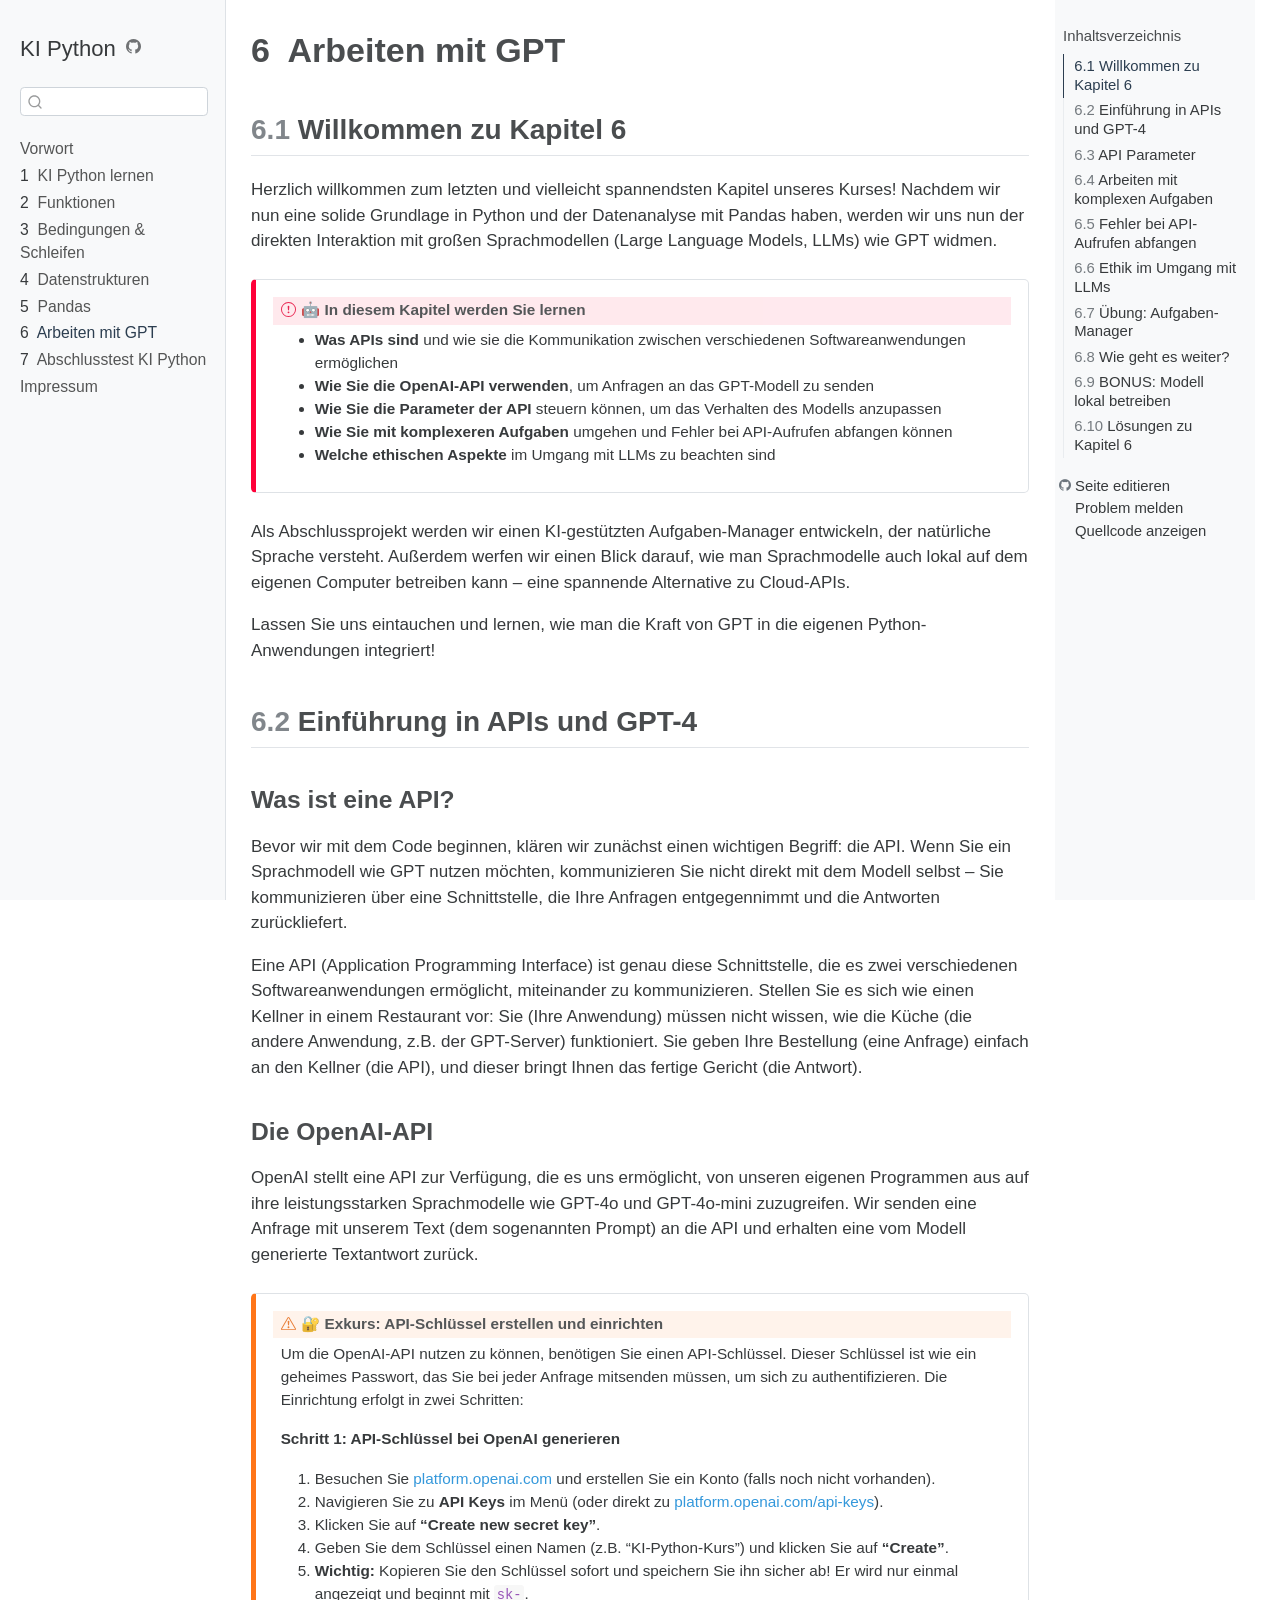
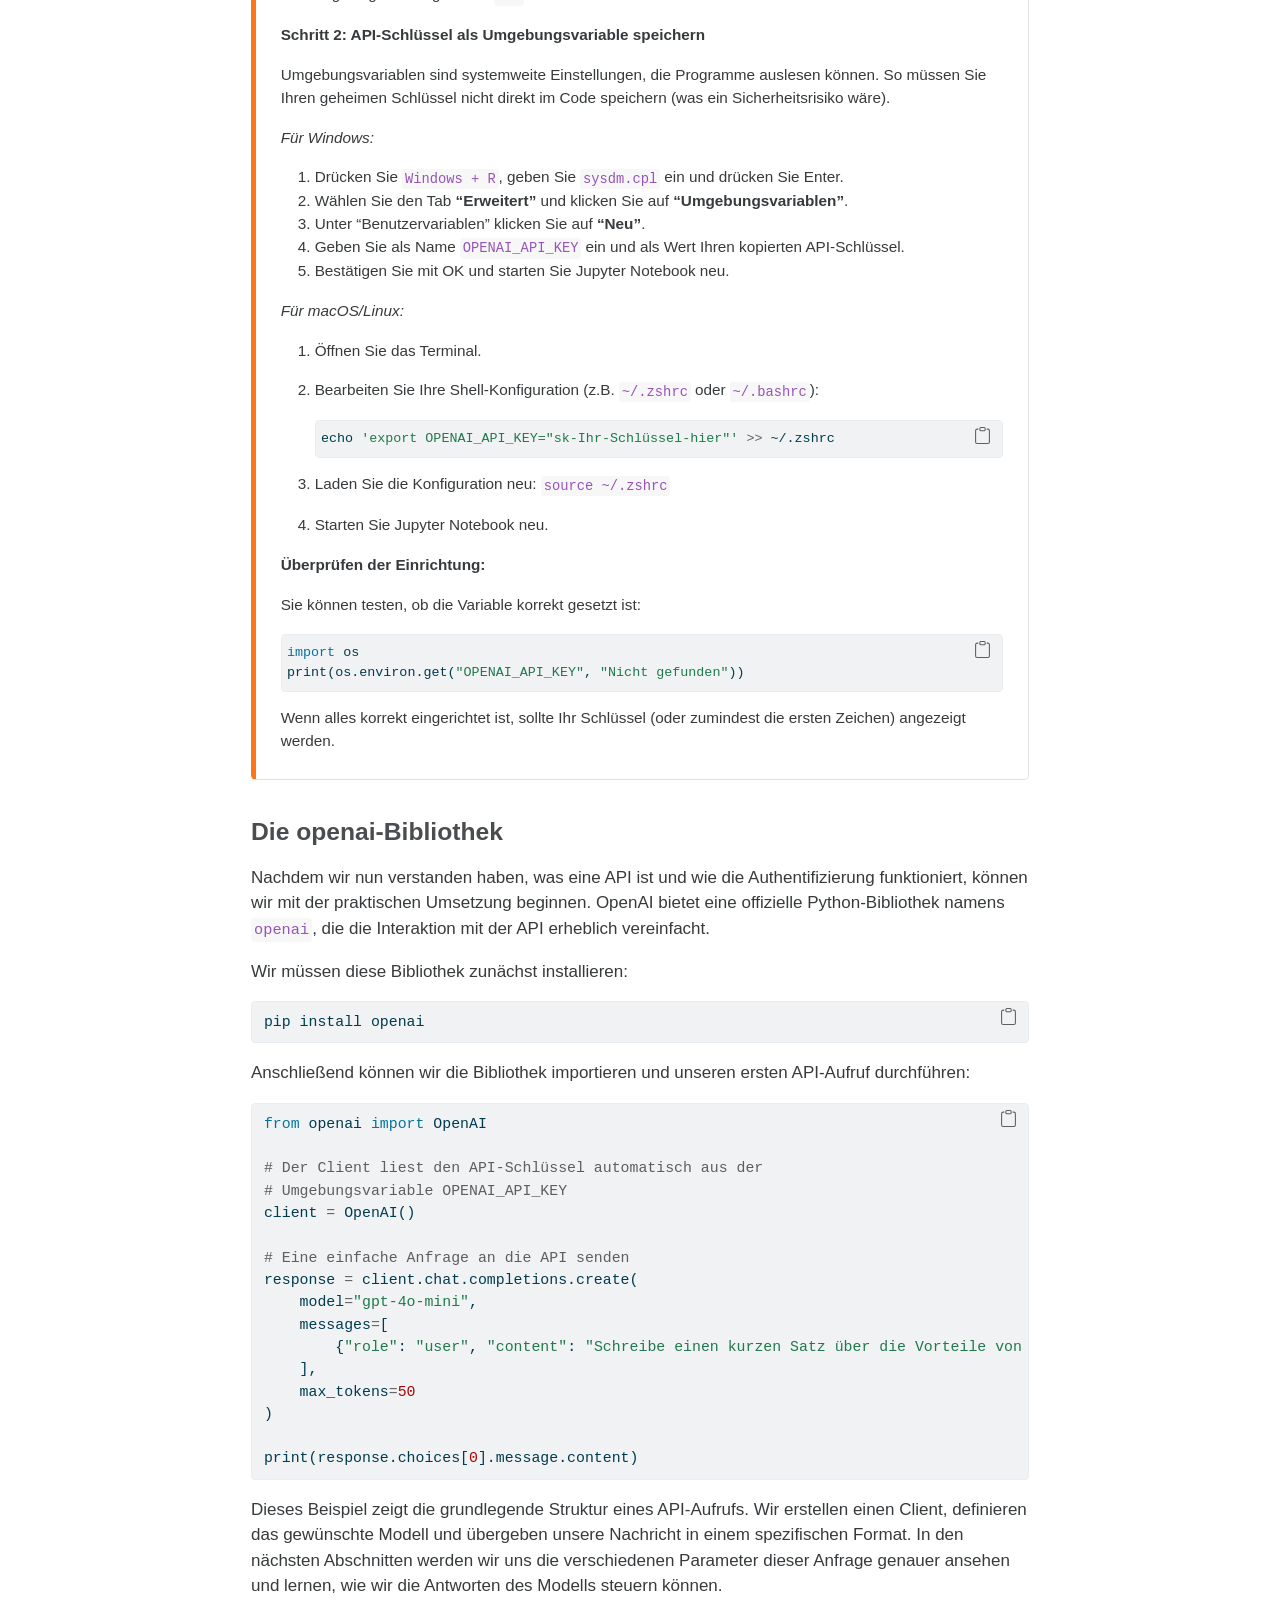
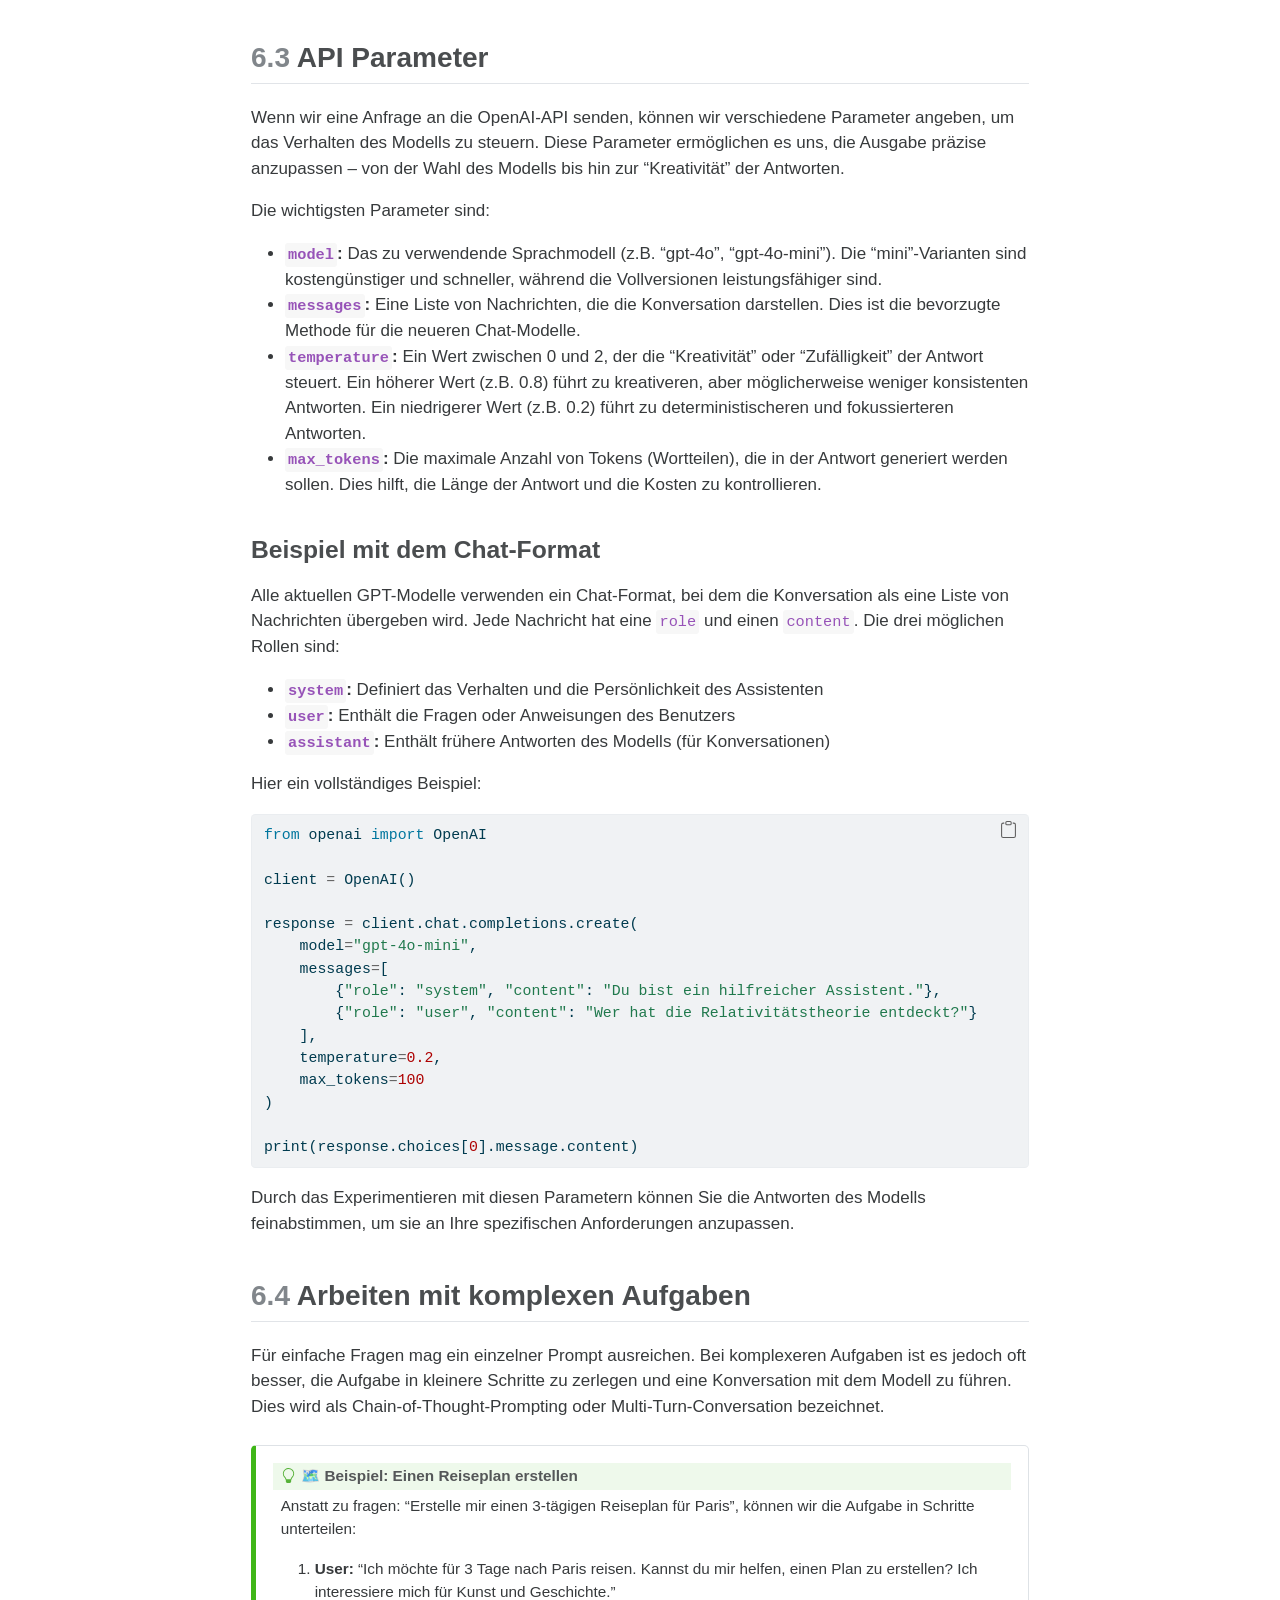
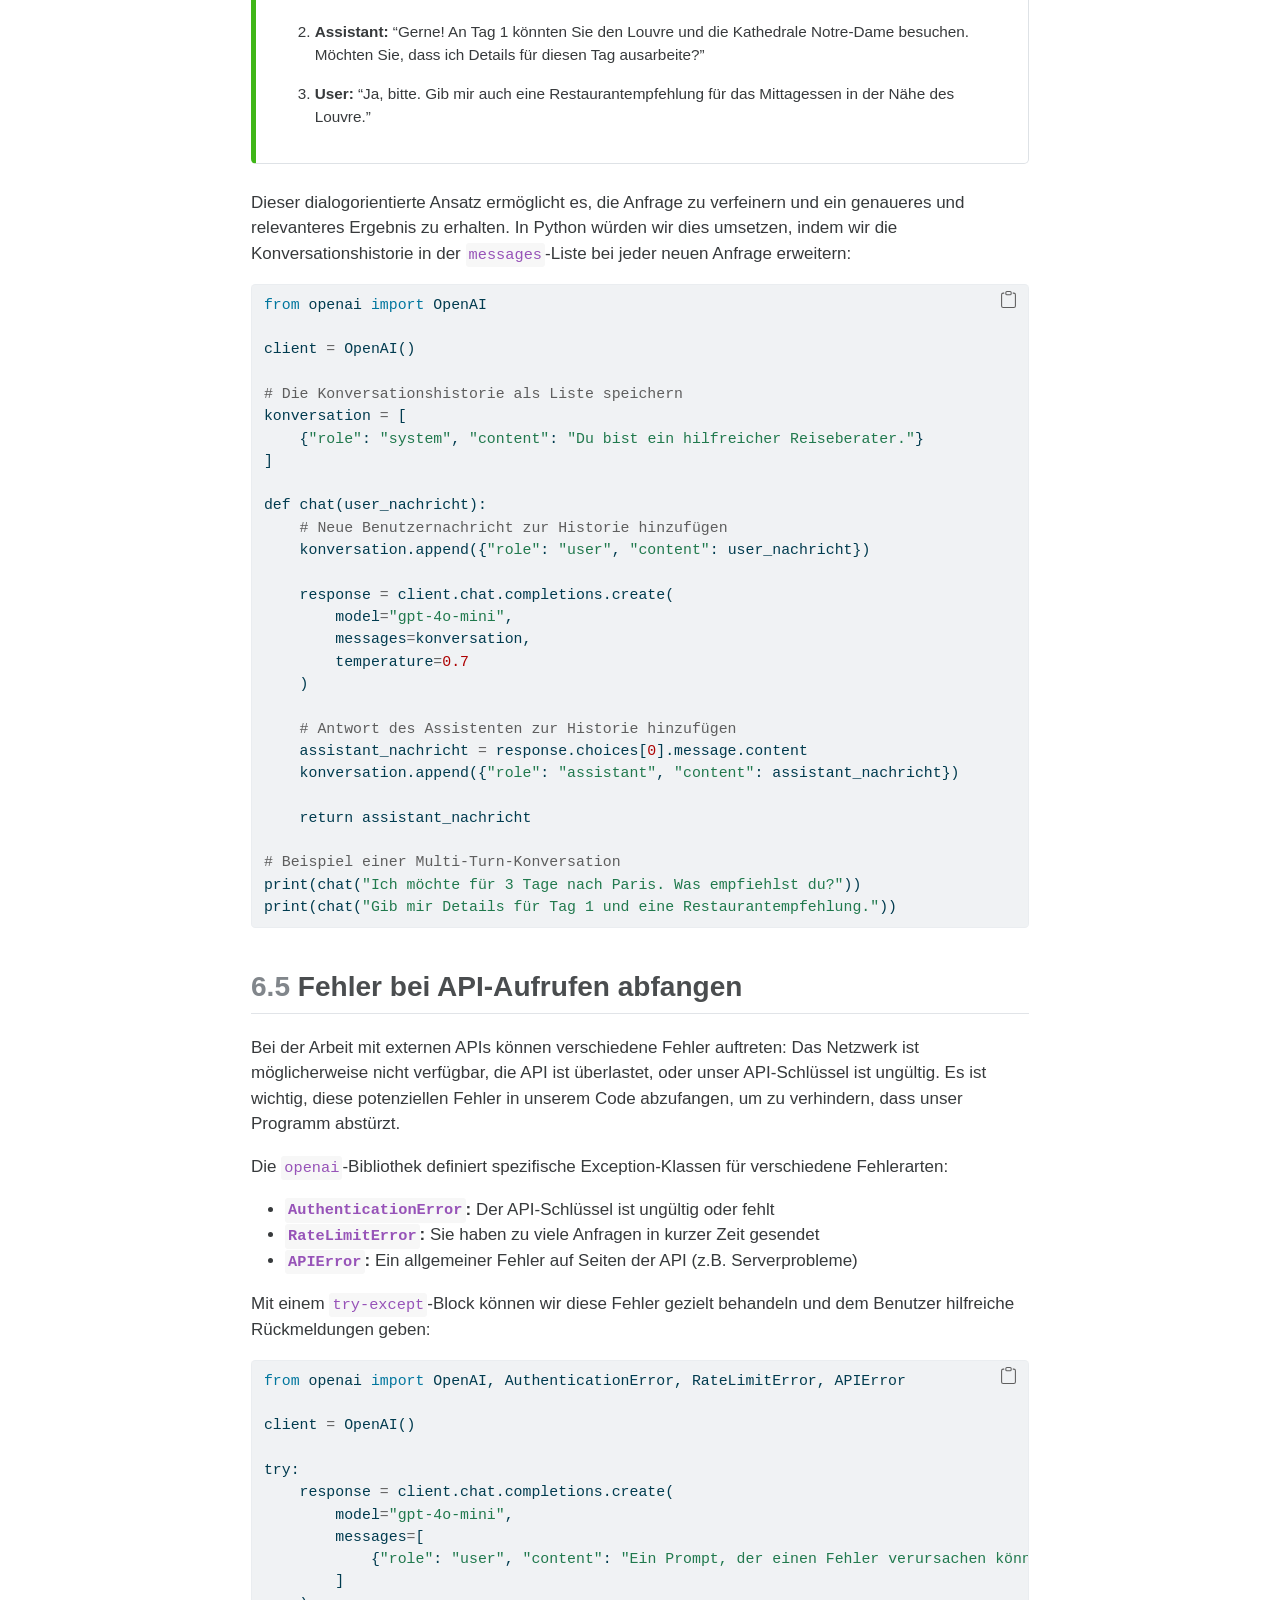
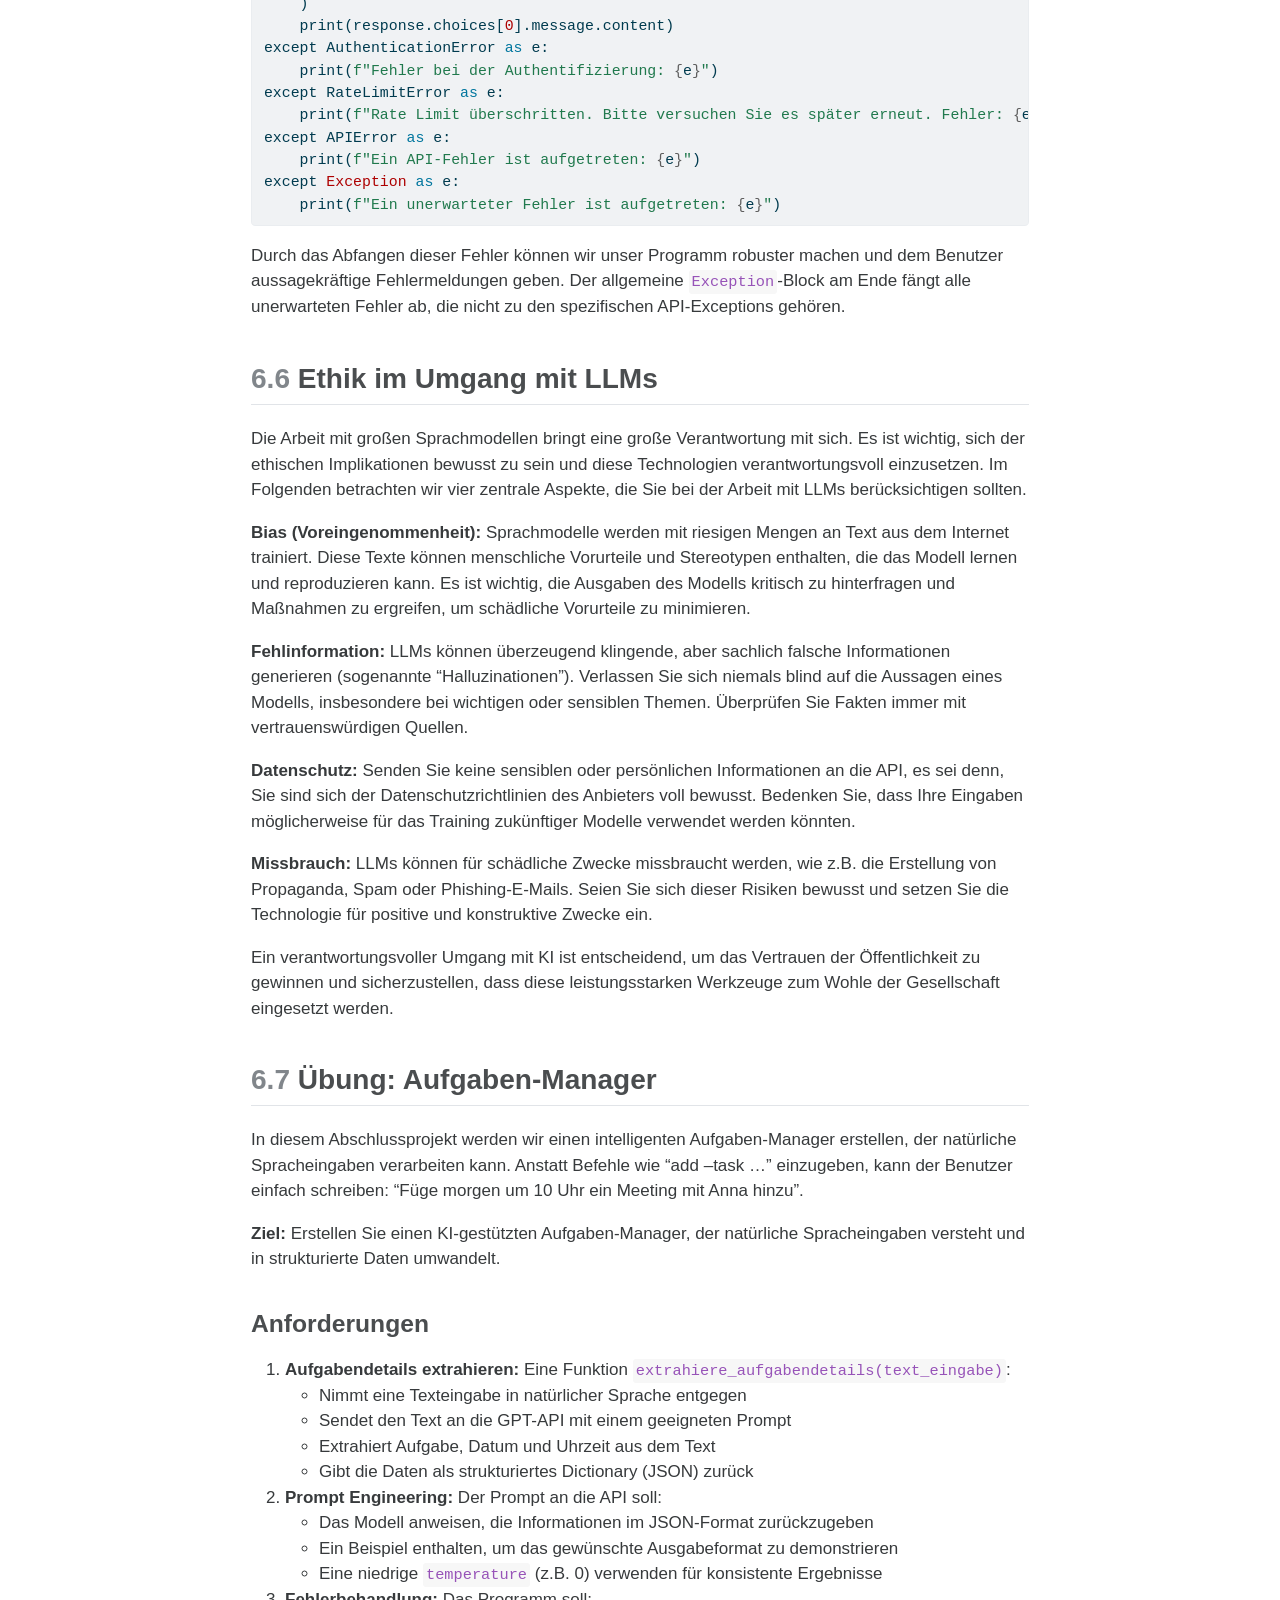
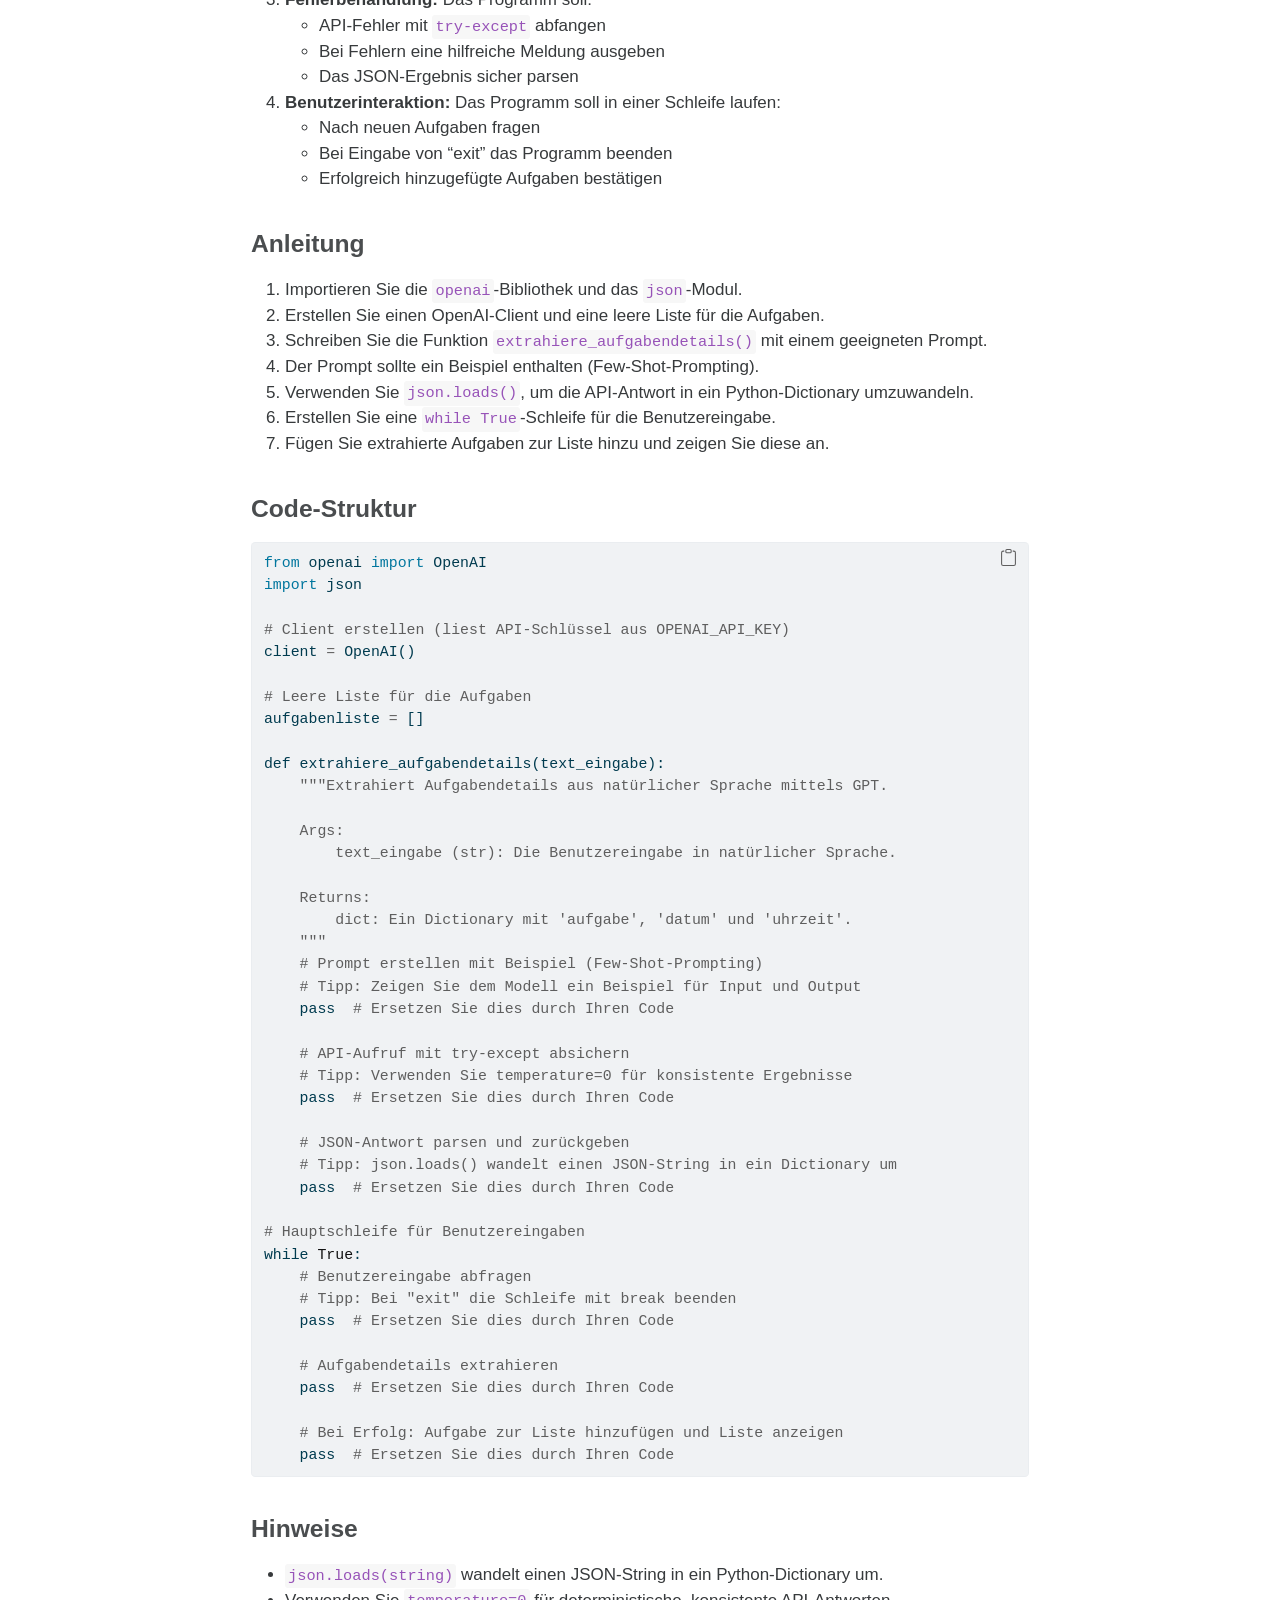
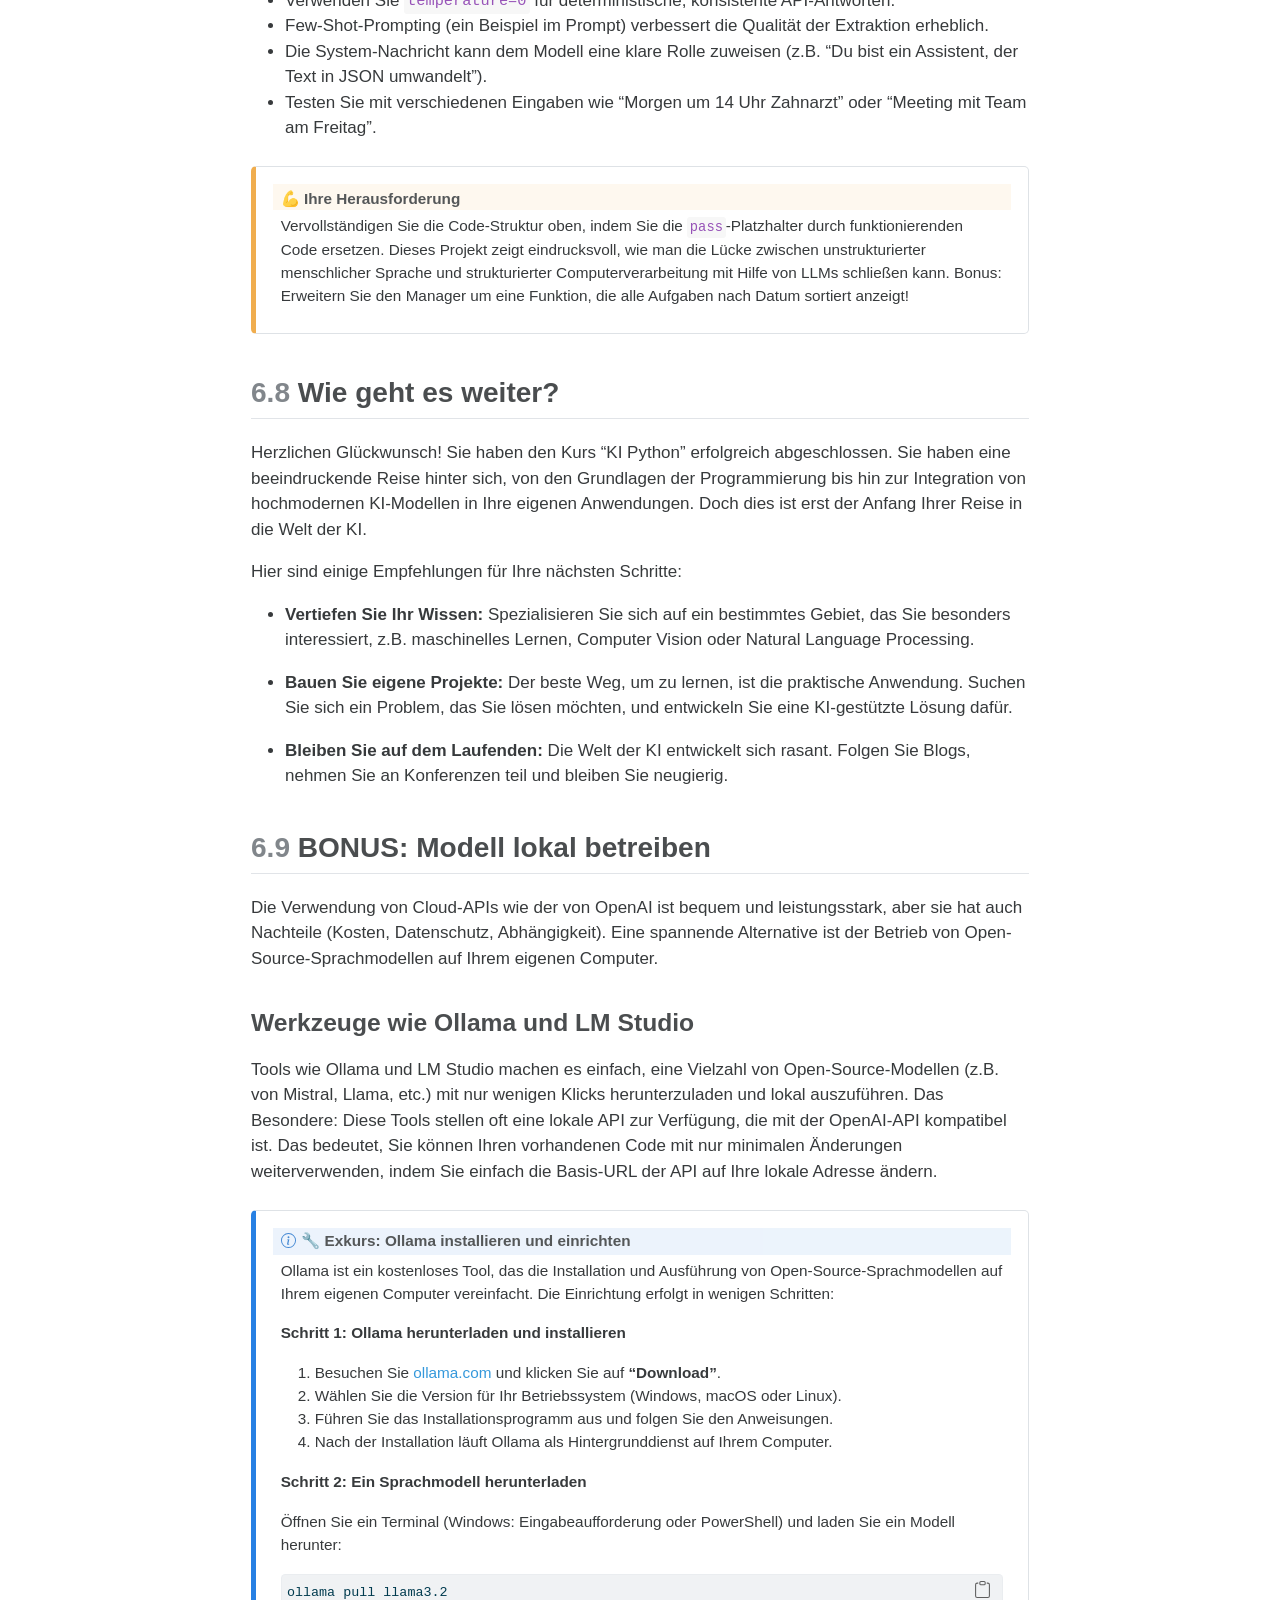
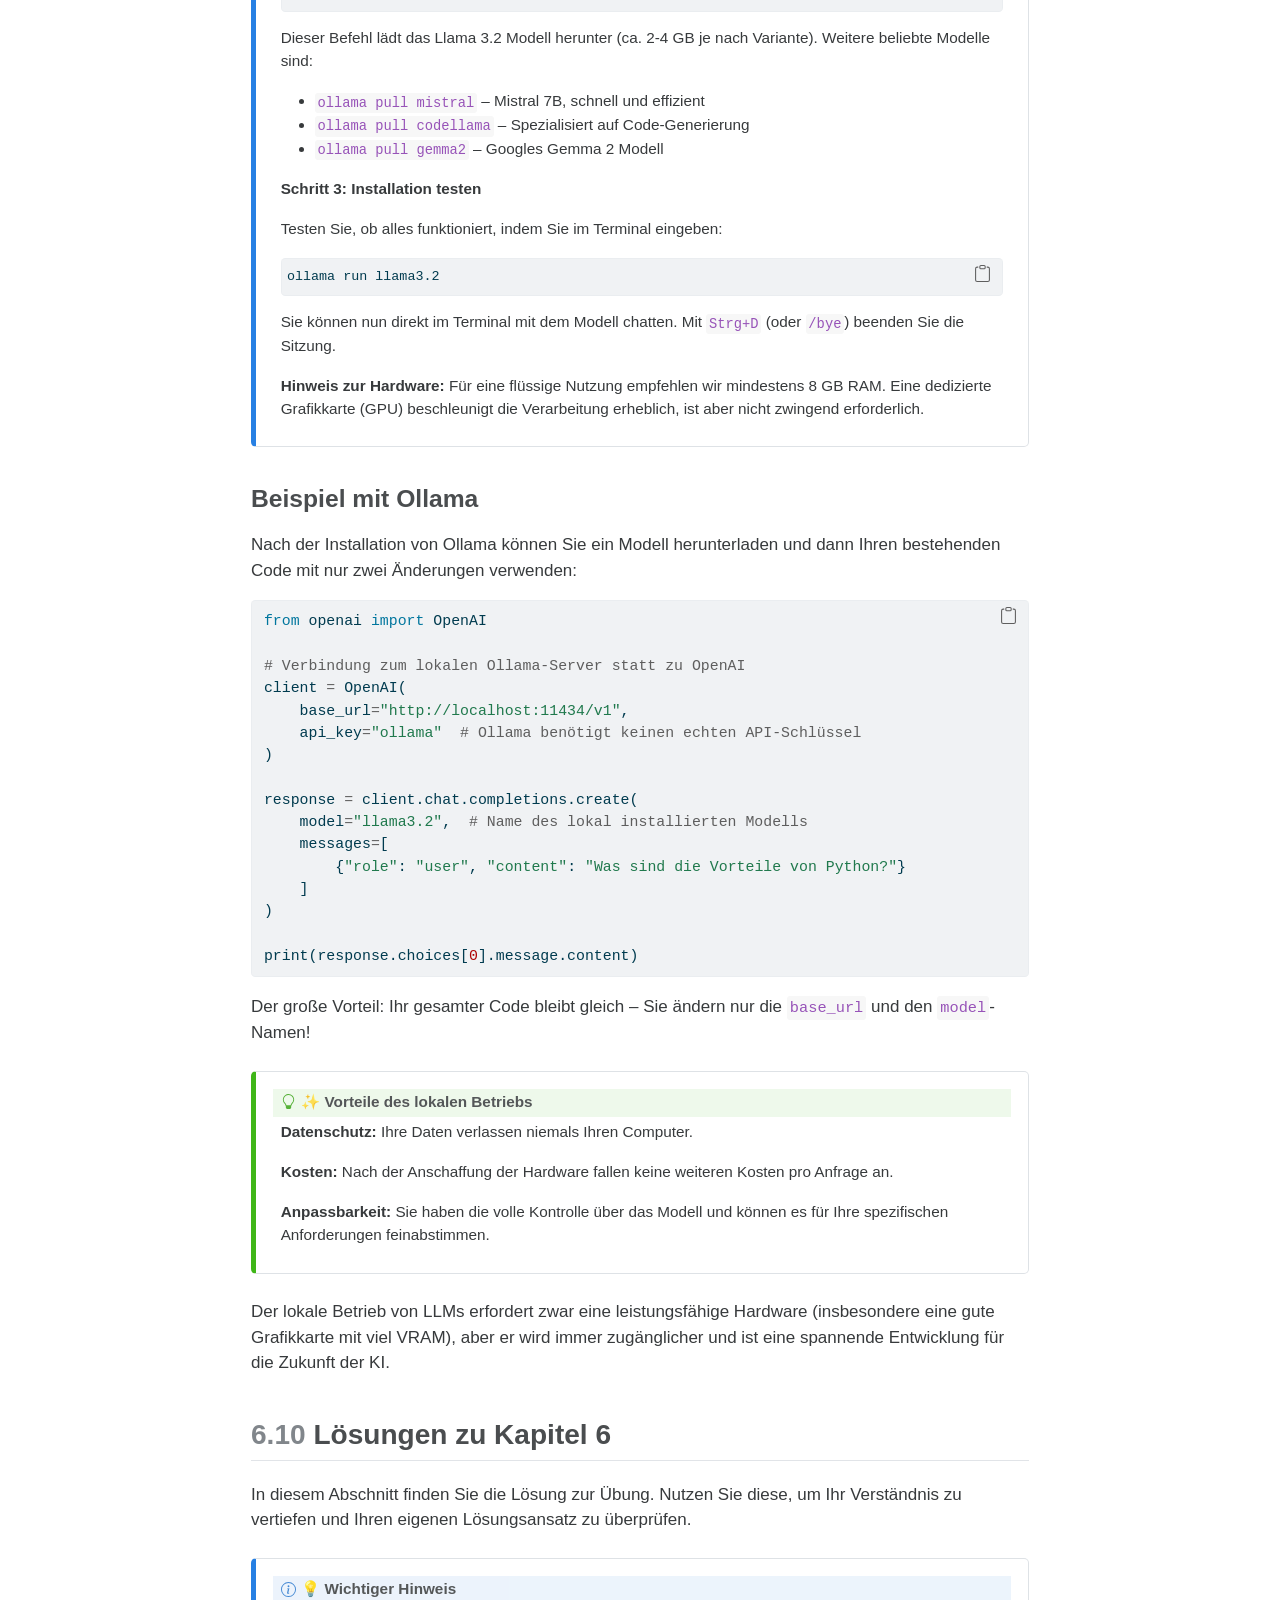
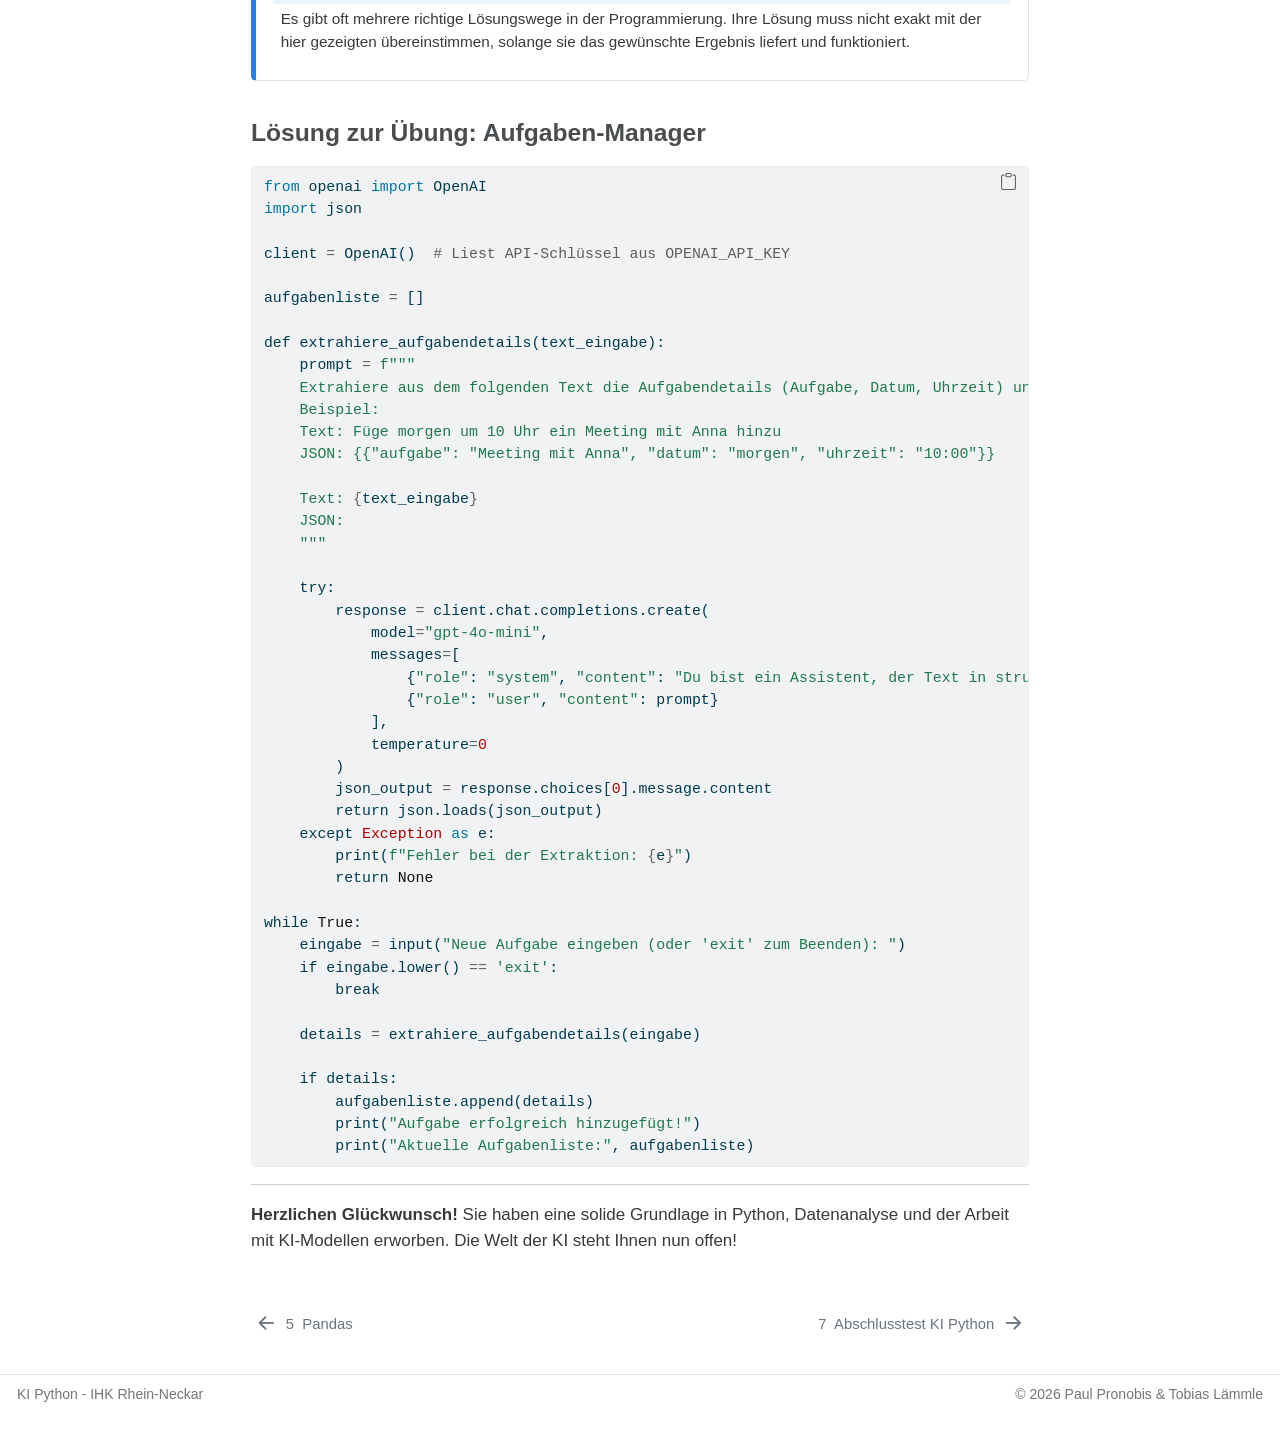
<file: docs/Kapitel 6.html>
<!DOCTYPE html>
<html xmlns="http://www.w3.org/1999/xhtml" lang="de" xml:lang="de"><head>

<meta charset="utf-8">
<meta name="generator" content="quarto-1.3.450">

<meta name="viewport" content="width=device-width, initial-scale=1.0, user-scalable=yes">


<title>KI Python - 6&nbsp; Arbeiten mit GPT</title>
<style>
code{white-space: pre-wrap;}
span.smallcaps{font-variant: small-caps;}
div.columns{display: flex; gap: min(4vw, 1.5em);}
div.column{flex: auto; overflow-x: auto;}
div.hanging-indent{margin-left: 1.5em; text-indent: -1.5em;}
ul.task-list{list-style: none;}
ul.task-list li input[type="checkbox"] {
  width: 0.8em;
  margin: 0 0.8em 0.2em -1em; /* quarto-specific, see https://github.com/quarto-dev/quarto-cli/issues/4556 */ 
  vertical-align: middle;
}
/* CSS for syntax highlighting */
pre > code.sourceCode { white-space: pre; position: relative; }
pre > code.sourceCode > span { display: inline-block; line-height: 1.25; }
pre > code.sourceCode > span:empty { height: 1.2em; }
.sourceCode { overflow: visible; }
code.sourceCode > span { color: inherit; text-decoration: inherit; }
div.sourceCode { margin: 1em 0; }
pre.sourceCode { margin: 0; }
@media screen {
div.sourceCode { overflow: auto; }
}
@media print {
pre > code.sourceCode { white-space: pre-wrap; }
pre > code.sourceCode > span { text-indent: -5em; padding-left: 5em; }
}
pre.numberSource code
  { counter-reset: source-line 0; }
pre.numberSource code > span
  { position: relative; left: -4em; counter-increment: source-line; }
pre.numberSource code > span > a:first-child::before
  { content: counter(source-line);
    position: relative; left: -1em; text-align: right; vertical-align: baseline;
    border: none; display: inline-block;
    -webkit-touch-callout: none; -webkit-user-select: none;
    -khtml-user-select: none; -moz-user-select: none;
    -ms-user-select: none; user-select: none;
    padding: 0 4px; width: 4em;
  }
pre.numberSource { margin-left: 3em;  padding-left: 4px; }
div.sourceCode
  {   }
@media screen {
pre > code.sourceCode > span > a:first-child::before { text-decoration: underline; }
}
</style>


<script src="site_libs/quarto-nav/quarto-nav.js"></script>
<script src="site_libs/quarto-nav/headroom.min.js"></script>
<script src="site_libs/clipboard/clipboard.min.js"></script>
<script src="site_libs/quarto-search/autocomplete.umd.js"></script>
<script src="site_libs/quarto-search/fuse.min.js"></script>
<script src="site_libs/quarto-search/quarto-search.js"></script>
<meta name="quarto:offset" content="./">
<link href="./Kapitel 7.html" rel="next">
<link href="./Kapitel 5.html" rel="prev">
<link href="./favicon.png" rel="icon" type="image/png">
<script src="site_libs/quarto-html/quarto.js"></script>
<script src="site_libs/quarto-html/popper.min.js"></script>
<script src="site_libs/quarto-html/tippy.umd.min.js"></script>
<script src="site_libs/quarto-html/anchor.min.js"></script>
<link href="site_libs/quarto-html/tippy.css" rel="stylesheet">
<link href="site_libs/quarto-html/quarto-syntax-highlighting.css" rel="stylesheet" id="quarto-text-highlighting-styles">
<script src="site_libs/bootstrap/bootstrap.min.js"></script>
<link href="site_libs/bootstrap/bootstrap-icons.css" rel="stylesheet">
<link href="site_libs/bootstrap/bootstrap.min.css" rel="stylesheet" id="quarto-bootstrap" data-mode="light">
<script id="quarto-search-options" type="application/json">{
  "location": "sidebar",
  "copy-button": false,
  "collapse-after": 3,
  "panel-placement": "start",
  "type": "textbox",
  "limit": 20,
  "language": {
    "search-no-results-text": "Keine Treffer",
    "search-matching-documents-text": "Treffer",
    "search-copy-link-title": "Link in die Suche kopieren",
    "search-hide-matches-text": "Zusätzliche Treffer verbergen",
    "search-more-match-text": "weitere Treffer in diesem Dokument",
    "search-more-matches-text": "weitere Treffer in diesem Dokument",
    "search-clear-button-title": "Zurücksetzen",
    "search-detached-cancel-button-title": "Abbrechen",
    "search-submit-button-title": "Abschicken",
    "search-label": "Suchen"
  }
}</script>


</head>

<body class="nav-sidebar docked">

<div id="quarto-search-results"></div>
  <header id="quarto-header" class="headroom fixed-top">
  <nav class="quarto-secondary-nav">
    <div class="container-fluid d-flex">
      <button type="button" class="quarto-btn-toggle btn" data-bs-toggle="collapse" data-bs-target="#quarto-sidebar,#quarto-sidebar-glass" aria-controls="quarto-sidebar" aria-expanded="false" aria-label="Seitenleiste umschalten" onclick="if (window.quartoToggleHeadroom) { window.quartoToggleHeadroom(); }">
        <i class="bi bi-layout-text-sidebar-reverse"></i>
      </button>
      <nav class="quarto-page-breadcrumbs" aria-label="breadcrumb"><ol class="breadcrumb"><li class="breadcrumb-item"><a href="./Kapitel 6.html"><span class="chapter-number">6</span>&nbsp; <span class="chapter-title">Arbeiten mit GPT</span></a></li></ol></nav>
      <a class="flex-grow-1" role="button" data-bs-toggle="collapse" data-bs-target="#quarto-sidebar,#quarto-sidebar-glass" aria-controls="quarto-sidebar" aria-expanded="false" aria-label="Seitenleiste umschalten" onclick="if (window.quartoToggleHeadroom) { window.quartoToggleHeadroom(); }">      
      </a>
      <button type="button" class="btn quarto-search-button" aria-label="" onclick="window.quartoOpenSearch();">
        <i class="bi bi-search"></i>
      </button>
    </div>
  </nav>
</header>
<!-- content -->
<div id="quarto-content" class="quarto-container page-columns page-rows-contents page-layout-article">
<!-- sidebar -->
  <nav id="quarto-sidebar" class="sidebar collapse collapse-horizontal sidebar-navigation docked overflow-auto">
    <div class="pt-lg-2 mt-2 text-left sidebar-header">
    <div class="sidebar-title mb-0 py-0">
      <a href="./">KI Python</a> 
        <div class="sidebar-tools-main">
    <a href="https://github.com/ppronobis/ki-python" rel="" title="Source Code" class="quarto-navigation-tool px-1" aria-label="Source Code"><i class="bi bi-github"></i></a>
</div>
    </div>
      </div>
        <div class="mt-2 flex-shrink-0 align-items-center">
        <div class="sidebar-search">
        <div id="quarto-search" class="" title="Suchen"></div>
        </div>
        </div>
    <div class="sidebar-menu-container"> 
    <ul class="list-unstyled mt-1">
        <li class="sidebar-item">
  <div class="sidebar-item-container"> 
  <a href="./index.html" class="sidebar-item-text sidebar-link">
 <span class="menu-text">Vorwort</span></a>
  </div>
</li>
        <li class="sidebar-item">
  <div class="sidebar-item-container"> 
  <a href="./Kapitel 1.html" class="sidebar-item-text sidebar-link">
 <span class="menu-text"><span class="chapter-number">1</span>&nbsp; <span class="chapter-title">KI Python lernen</span></span></a>
  </div>
</li>
        <li class="sidebar-item">
  <div class="sidebar-item-container"> 
  <a href="./Kapitel 2.html" class="sidebar-item-text sidebar-link">
 <span class="menu-text"><span class="chapter-number">2</span>&nbsp; <span class="chapter-title">Funktionen</span></span></a>
  </div>
</li>
        <li class="sidebar-item">
  <div class="sidebar-item-container"> 
  <a href="./Kapitel 3.html" class="sidebar-item-text sidebar-link">
 <span class="menu-text"><span class="chapter-number">3</span>&nbsp; <span class="chapter-title">Bedingungen &amp; Schleifen</span></span></a>
  </div>
</li>
        <li class="sidebar-item">
  <div class="sidebar-item-container"> 
  <a href="./Kapitel 4.html" class="sidebar-item-text sidebar-link">
 <span class="menu-text"><span class="chapter-number">4</span>&nbsp; <span class="chapter-title">Datenstrukturen</span></span></a>
  </div>
</li>
        <li class="sidebar-item">
  <div class="sidebar-item-container"> 
  <a href="./Kapitel 5.html" class="sidebar-item-text sidebar-link">
 <span class="menu-text"><span class="chapter-number">5</span>&nbsp; <span class="chapter-title">Pandas</span></span></a>
  </div>
</li>
        <li class="sidebar-item">
  <div class="sidebar-item-container"> 
  <a href="./Kapitel 6.html" class="sidebar-item-text sidebar-link active">
 <span class="menu-text"><span class="chapter-number">6</span>&nbsp; <span class="chapter-title">Arbeiten mit GPT</span></span></a>
  </div>
</li>
        <li class="sidebar-item">
  <div class="sidebar-item-container"> 
  <a href="./Kapitel 7.html" class="sidebar-item-text sidebar-link">
 <span class="menu-text"><span class="chapter-number">7</span>&nbsp; <span class="chapter-title">Abschlusstest KI Python</span></span></a>
  </div>
</li>
        <li class="sidebar-item">
  <div class="sidebar-item-container"> 
  <a href="./impressum.html" class="sidebar-item-text sidebar-link">
 <span class="menu-text">Impressum</span></a>
  </div>
</li>
    </ul>
    </div>
</nav>
<div id="quarto-sidebar-glass" data-bs-toggle="collapse" data-bs-target="#quarto-sidebar,#quarto-sidebar-glass"></div>
<!-- margin-sidebar -->
    <div id="quarto-margin-sidebar" class="sidebar margin-sidebar">
        <nav id="TOC" role="doc-toc" class="toc-active">
    <h2 id="toc-title">Inhaltsverzeichnis</h2>
   
  <ul>
  <li><a href="#willkommen-zu-kapitel-6" id="toc-willkommen-zu-kapitel-6" class="nav-link active" data-scroll-target="#willkommen-zu-kapitel-6"><span class="header-section-number">6.1</span> Willkommen zu Kapitel 6</a></li>
  <li><a href="#sec-api-intro" id="toc-sec-api-intro" class="nav-link" data-scroll-target="#sec-api-intro"><span class="header-section-number">6.2</span> Einführung in APIs und GPT-4</a>
  <ul class="collapse">
  <li><a href="#was-ist-eine-api" id="toc-was-ist-eine-api" class="nav-link" data-scroll-target="#was-ist-eine-api">Was ist eine API?</a></li>
  <li><a href="#die-openai-api" id="toc-die-openai-api" class="nav-link" data-scroll-target="#die-openai-api">Die OpenAI-API</a></li>
  <li><a href="#die-openai-bibliothek" id="toc-die-openai-bibliothek" class="nav-link" data-scroll-target="#die-openai-bibliothek">Die openai-Bibliothek</a></li>
  </ul></li>
  <li><a href="#sec-api-params" id="toc-sec-api-params" class="nav-link" data-scroll-target="#sec-api-params"><span class="header-section-number">6.3</span> API Parameter</a>
  <ul class="collapse">
  <li><a href="#beispiel-mit-dem-chat-format" id="toc-beispiel-mit-dem-chat-format" class="nav-link" data-scroll-target="#beispiel-mit-dem-chat-format">Beispiel mit dem Chat-Format</a></li>
  </ul></li>
  <li><a href="#sec-complex-tasks" id="toc-sec-complex-tasks" class="nav-link" data-scroll-target="#sec-complex-tasks"><span class="header-section-number">6.4</span> Arbeiten mit komplexen Aufgaben</a></li>
  <li><a href="#sec-error-handling" id="toc-sec-error-handling" class="nav-link" data-scroll-target="#sec-error-handling"><span class="header-section-number">6.5</span> Fehler bei API-Aufrufen abfangen</a></li>
  <li><a href="#sec-ethics" id="toc-sec-ethics" class="nav-link" data-scroll-target="#sec-ethics"><span class="header-section-number">6.6</span> Ethik im Umgang mit LLMs</a></li>
  <li><a href="#sec-projekt-aufgabenmanager" id="toc-sec-projekt-aufgabenmanager" class="nav-link" data-scroll-target="#sec-projekt-aufgabenmanager"><span class="header-section-number">6.7</span> Übung: Aufgaben-Manager</a>
  <ul class="collapse">
  <li><a href="#anforderungen" id="toc-anforderungen" class="nav-link" data-scroll-target="#anforderungen">Anforderungen</a></li>
  <li><a href="#anleitung" id="toc-anleitung" class="nav-link" data-scroll-target="#anleitung">Anleitung</a></li>
  <li><a href="#code-struktur" id="toc-code-struktur" class="nav-link" data-scroll-target="#code-struktur">Code-Struktur</a></li>
  <li><a href="#hinweise" id="toc-hinweise" class="nav-link" data-scroll-target="#hinweise">Hinweise</a></li>
  </ul></li>
  <li><a href="#wie-geht-es-weiter" id="toc-wie-geht-es-weiter" class="nav-link" data-scroll-target="#wie-geht-es-weiter"><span class="header-section-number">6.8</span> Wie geht es weiter?</a></li>
  <li><a href="#sec-local-llm" id="toc-sec-local-llm" class="nav-link" data-scroll-target="#sec-local-llm"><span class="header-section-number">6.9</span> BONUS: Modell lokal betreiben</a>
  <ul class="collapse">
  <li><a href="#werkzeuge-wie-ollama-und-lm-studio" id="toc-werkzeuge-wie-ollama-und-lm-studio" class="nav-link" data-scroll-target="#werkzeuge-wie-ollama-und-lm-studio">Werkzeuge wie Ollama und LM Studio</a></li>
  <li><a href="#beispiel-mit-ollama" id="toc-beispiel-mit-ollama" class="nav-link" data-scroll-target="#beispiel-mit-ollama">Beispiel mit Ollama</a></li>
  </ul></li>
  <li><a href="#sec-loesungen-kap6" id="toc-sec-loesungen-kap6" class="nav-link" data-scroll-target="#sec-loesungen-kap6"><span class="header-section-number">6.10</span> Lösungen zu Kapitel 6</a>
  <ul class="collapse">
  <li><a href="#lösung-zur-übung-aufgaben-manager" id="toc-lösung-zur-übung-aufgaben-manager" class="nav-link" data-scroll-target="#lösung-zur-übung-aufgaben-manager">Lösung zur Übung: Aufgaben-Manager</a></li>
  </ul></li>
  </ul>
<div class="toc-actions"><div><i class="bi bi-github"></i></div><div class="action-links"><p><a href="https://github.com/ppronobis/ki-python/edit/main/Kapitel 6.qmd" class="toc-action">Seite editieren</a></p><p><a href="https://github.com/ppronobis/ki-python/issues/new" class="toc-action">Problem melden</a></p><p><a href="https://github.com/ppronobis/ki-python/blob/main/Kapitel 6.qmd" class="toc-action">Quellcode anzeigen</a></p></div></div></nav>
    </div>
<!-- main -->
<main class="content" id="quarto-document-content">

<header id="title-block-header" class="quarto-title-block default">
<div class="quarto-title">
<h1 class="title"><span id="sec-gpt" class="quarto-section-identifier"><span class="chapter-number">6</span>&nbsp; <span class="chapter-title">Arbeiten mit GPT</span></span></h1>
</div>



<div class="quarto-title-meta">

    
  
    
  </div>
  

</header>

<section id="willkommen-zu-kapitel-6" class="level2" data-number="6.1">
<h2 data-number="6.1" class="anchored" data-anchor-id="willkommen-zu-kapitel-6"><span class="header-section-number">6.1</span> Willkommen zu Kapitel 6</h2>
<p>Herzlich willkommen zum letzten und vielleicht spannendsten Kapitel unseres Kurses! Nachdem wir nun eine solide Grundlage in Python und der Datenanalyse mit Pandas haben, werden wir uns nun der direkten Interaktion mit großen Sprachmodellen (Large Language Models, LLMs) wie GPT widmen.</p>
<div class="callout callout-style-default callout-important callout-titled">
<div class="callout-header d-flex align-content-center">
<div class="callout-icon-container">
<i class="callout-icon"></i>
</div>
<div class="callout-title-container flex-fill">
🤖 In diesem Kapitel werden Sie lernen
</div>
</div>
<div class="callout-body-container callout-body">
<ul>
<li><strong>Was APIs sind</strong> und wie sie die Kommunikation zwischen verschiedenen Softwareanwendungen ermöglichen</li>
<li><strong>Wie Sie die OpenAI-API verwenden</strong>, um Anfragen an das GPT-Modell zu senden</li>
<li><strong>Wie Sie die Parameter der API</strong> steuern können, um das Verhalten des Modells anzupassen</li>
<li><strong>Wie Sie mit komplexeren Aufgaben</strong> umgehen und Fehler bei API-Aufrufen abfangen können</li>
<li><strong>Welche ethischen Aspekte</strong> im Umgang mit LLMs zu beachten sind</li>
</ul>
</div>
</div>
<p>Als Abschlussprojekt werden wir einen KI-gestützten Aufgaben-Manager entwickeln, der natürliche Sprache versteht. Außerdem werfen wir einen Blick darauf, wie man Sprachmodelle auch lokal auf dem eigenen Computer betreiben kann – eine spannende Alternative zu Cloud-APIs.</p>
<p>Lassen Sie uns eintauchen und lernen, wie man die Kraft von GPT in die eigenen Python-Anwendungen integriert!</p>
</section>
<section id="sec-api-intro" class="level2" data-number="6.2">
<h2 data-number="6.2" class="anchored" data-anchor-id="sec-api-intro"><span class="header-section-number">6.2</span> Einführung in APIs und GPT-4</h2>
<section id="was-ist-eine-api" class="level3">
<h3 class="anchored" data-anchor-id="was-ist-eine-api">Was ist eine API?</h3>
<p>Bevor wir mit dem Code beginnen, klären wir zunächst einen wichtigen Begriff: die API. Wenn Sie ein Sprachmodell wie GPT nutzen möchten, kommunizieren Sie nicht direkt mit dem Modell selbst – Sie kommunizieren über eine Schnittstelle, die Ihre Anfragen entgegennimmt und die Antworten zurückliefert.</p>
<p>Eine API (Application Programming Interface) ist genau diese Schnittstelle, die es zwei verschiedenen Softwareanwendungen ermöglicht, miteinander zu kommunizieren. Stellen Sie es sich wie einen Kellner in einem Restaurant vor: Sie (Ihre Anwendung) müssen nicht wissen, wie die Küche (die andere Anwendung, z.B. der GPT-Server) funktioniert. Sie geben Ihre Bestellung (eine Anfrage) einfach an den Kellner (die API), und dieser bringt Ihnen das fertige Gericht (die Antwort).</p>
</section>
<section id="die-openai-api" class="level3">
<h3 class="anchored" data-anchor-id="die-openai-api">Die OpenAI-API</h3>
<p>OpenAI stellt eine API zur Verfügung, die es uns ermöglicht, von unseren eigenen Programmen aus auf ihre leistungsstarken Sprachmodelle wie GPT-4o und GPT-4o-mini zuzugreifen. Wir senden eine Anfrage mit unserem Text (dem sogenannten Prompt) an die API und erhalten eine vom Modell generierte Textantwort zurück.</p>
<div class="callout callout-style-default callout-warning callout-titled">
<div class="callout-header d-flex align-content-center">
<div class="callout-icon-container">
<i class="callout-icon"></i>
</div>
<div class="callout-title-container flex-fill">
🔐 Exkurs: API-Schlüssel erstellen und einrichten
</div>
</div>
<div class="callout-body-container callout-body">
<p>Um die OpenAI-API nutzen zu können, benötigen Sie einen API-Schlüssel. Dieser Schlüssel ist wie ein geheimes Passwort, das Sie bei jeder Anfrage mitsenden müssen, um sich zu authentifizieren. Die Einrichtung erfolgt in zwei Schritten:</p>
<p><strong>Schritt 1: API-Schlüssel bei OpenAI generieren</strong></p>
<ol type="1">
<li>Besuchen Sie <a href="https://platform.openai.com">platform.openai.com</a> und erstellen Sie ein Konto (falls noch nicht vorhanden).</li>
<li>Navigieren Sie zu <strong>API Keys</strong> im Menü (oder direkt zu <a href="https://platform.openai.com/api-keys">platform.openai.com/api-keys</a>).</li>
<li>Klicken Sie auf <strong>“Create new secret key”</strong>.</li>
<li>Geben Sie dem Schlüssel einen Namen (z.B. “KI-Python-Kurs”) und klicken Sie auf <strong>“Create”</strong>.</li>
<li><strong>Wichtig:</strong> Kopieren Sie den Schlüssel sofort und speichern Sie ihn sicher ab! Er wird nur einmal angezeigt und beginnt mit <code>sk-</code>.</li>
</ol>
<p><strong>Schritt 2: API-Schlüssel als Umgebungsvariable speichern</strong></p>
<p>Umgebungsvariablen sind systemweite Einstellungen, die Programme auslesen können. So müssen Sie Ihren geheimen Schlüssel nicht direkt im Code speichern (was ein Sicherheitsrisiko wäre).</p>
<p><em>Für Windows:</em></p>
<ol type="1">
<li>Drücken Sie <code>Windows + R</code>, geben Sie <code>sysdm.cpl</code> ein und drücken Sie Enter.</li>
<li>Wählen Sie den Tab <strong>“Erweitert”</strong> und klicken Sie auf <strong>“Umgebungsvariablen”</strong>.</li>
<li>Unter “Benutzervariablen” klicken Sie auf <strong>“Neu”</strong>.</li>
<li>Geben Sie als Name <code>OPENAI_API_KEY</code> ein und als Wert Ihren kopierten API-Schlüssel.</li>
<li>Bestätigen Sie mit OK und starten Sie Jupyter Notebook neu.</li>
</ol>
<p><em>Für macOS/Linux:</em></p>
<ol type="1">
<li><p>Öffnen Sie das Terminal.</p></li>
<li><p>Bearbeiten Sie Ihre Shell-Konfiguration (z.B. <code>~/.zshrc</code> oder <code>~/.bashrc</code>):</p>
<div class="sourceCode" id="cb1"><pre class="sourceCode bash code-with-copy"><code class="sourceCode bash"><span id="cb1-1"><a href="#cb1-1" aria-hidden="true" tabindex="-1"></a><span class="bu">echo</span> <span class="st">'export OPENAI_API_KEY="sk-Ihr-Schlüssel-hier"'</span> <span class="op">&gt;&gt;</span> ~/.zshrc</span></code><button title="In die Zwischenablage kopieren" class="code-copy-button"><i class="bi"></i></button></pre></div></li>
<li><p>Laden Sie die Konfiguration neu: <code>source ~/.zshrc</code></p></li>
<li><p>Starten Sie Jupyter Notebook neu.</p></li>
</ol>
<p><strong>Überprüfen der Einrichtung:</strong></p>
<p>Sie können testen, ob die Variable korrekt gesetzt ist:</p>
<div class="sourceCode" id="cb2"><pre class="sourceCode python code-with-copy"><code class="sourceCode python"><span id="cb2-1"><a href="#cb2-1" aria-hidden="true" tabindex="-1"></a><span class="im">import</span> os</span>
<span id="cb2-2"><a href="#cb2-2" aria-hidden="true" tabindex="-1"></a><span class="bu">print</span>(os.environ.get(<span class="st">"OPENAI_API_KEY"</span>, <span class="st">"Nicht gefunden"</span>))</span></code><button title="In die Zwischenablage kopieren" class="code-copy-button"><i class="bi"></i></button></pre></div>
<p>Wenn alles korrekt eingerichtet ist, sollte Ihr Schlüssel (oder zumindest die ersten Zeichen) angezeigt werden.</p>
</div>
</div>
</section>
<section id="die-openai-bibliothek" class="level3">
<h3 class="anchored" data-anchor-id="die-openai-bibliothek">Die openai-Bibliothek</h3>
<p>Nachdem wir nun verstanden haben, was eine API ist und wie die Authentifizierung funktioniert, können wir mit der praktischen Umsetzung beginnen. OpenAI bietet eine offizielle Python-Bibliothek namens <code>openai</code>, die die Interaktion mit der API erheblich vereinfacht.</p>
<p>Wir müssen diese Bibliothek zunächst installieren:</p>
<div class="sourceCode" id="cb3"><pre class="sourceCode bash code-with-copy"><code class="sourceCode bash"><span id="cb3-1"><a href="#cb3-1" aria-hidden="true" tabindex="-1"></a><span class="ex">pip</span> install openai</span></code><button title="In die Zwischenablage kopieren" class="code-copy-button"><i class="bi"></i></button></pre></div>
<p>Anschließend können wir die Bibliothek importieren und unseren ersten API-Aufruf durchführen:</p>
<div class="sourceCode" id="cb4"><pre class="sourceCode python code-with-copy"><code class="sourceCode python"><span id="cb4-1"><a href="#cb4-1" aria-hidden="true" tabindex="-1"></a><span class="im">from</span> openai <span class="im">import</span> OpenAI</span>
<span id="cb4-2"><a href="#cb4-2" aria-hidden="true" tabindex="-1"></a></span>
<span id="cb4-3"><a href="#cb4-3" aria-hidden="true" tabindex="-1"></a><span class="co"># Der Client liest den API-Schlüssel automatisch aus der</span></span>
<span id="cb4-4"><a href="#cb4-4" aria-hidden="true" tabindex="-1"></a><span class="co"># Umgebungsvariable OPENAI_API_KEY</span></span>
<span id="cb4-5"><a href="#cb4-5" aria-hidden="true" tabindex="-1"></a>client <span class="op">=</span> OpenAI()</span>
<span id="cb4-6"><a href="#cb4-6" aria-hidden="true" tabindex="-1"></a></span>
<span id="cb4-7"><a href="#cb4-7" aria-hidden="true" tabindex="-1"></a><span class="co"># Eine einfache Anfrage an die API senden</span></span>
<span id="cb4-8"><a href="#cb4-8" aria-hidden="true" tabindex="-1"></a>response <span class="op">=</span> client.chat.completions.create(</span>
<span id="cb4-9"><a href="#cb4-9" aria-hidden="true" tabindex="-1"></a>    model<span class="op">=</span><span class="st">"gpt-4o-mini"</span>,</span>
<span id="cb4-10"><a href="#cb4-10" aria-hidden="true" tabindex="-1"></a>    messages<span class="op">=</span>[</span>
<span id="cb4-11"><a href="#cb4-11" aria-hidden="true" tabindex="-1"></a>        {<span class="st">"role"</span>: <span class="st">"user"</span>, <span class="st">"content"</span>: <span class="st">"Schreibe einen kurzen Satz über die Vorteile von Python."</span>}</span>
<span id="cb4-12"><a href="#cb4-12" aria-hidden="true" tabindex="-1"></a>    ],</span>
<span id="cb4-13"><a href="#cb4-13" aria-hidden="true" tabindex="-1"></a>    max_tokens<span class="op">=</span><span class="dv">50</span></span>
<span id="cb4-14"><a href="#cb4-14" aria-hidden="true" tabindex="-1"></a>)</span>
<span id="cb4-15"><a href="#cb4-15" aria-hidden="true" tabindex="-1"></a></span>
<span id="cb4-16"><a href="#cb4-16" aria-hidden="true" tabindex="-1"></a><span class="bu">print</span>(response.choices[<span class="dv">0</span>].message.content)</span></code><button title="In die Zwischenablage kopieren" class="code-copy-button"><i class="bi"></i></button></pre></div>
<p>Dieses Beispiel zeigt die grundlegende Struktur eines API-Aufrufs. Wir erstellen einen Client, definieren das gewünschte Modell und übergeben unsere Nachricht in einem spezifischen Format. In den nächsten Abschnitten werden wir uns die verschiedenen Parameter dieser Anfrage genauer ansehen und lernen, wie wir die Antworten des Modells steuern können.</p>
</section>
</section>
<section id="sec-api-params" class="level2" data-number="6.3">
<h2 data-number="6.3" class="anchored" data-anchor-id="sec-api-params"><span class="header-section-number">6.3</span> API Parameter</h2>
<p>Wenn wir eine Anfrage an die OpenAI-API senden, können wir verschiedene Parameter angeben, um das Verhalten des Modells zu steuern. Diese Parameter ermöglichen es uns, die Ausgabe präzise anzupassen – von der Wahl des Modells bis hin zur “Kreativität” der Antworten.</p>
<p>Die wichtigsten Parameter sind:</p>
<ul>
<li><strong><code>model</code>:</strong> Das zu verwendende Sprachmodell (z.B. “gpt-4o”, “gpt-4o-mini”). Die “mini”-Varianten sind kostengünstiger und schneller, während die Vollversionen leistungsfähiger sind.</li>
<li><strong><code>messages</code>:</strong> Eine Liste von Nachrichten, die die Konversation darstellen. Dies ist die bevorzugte Methode für die neueren Chat-Modelle.</li>
<li><strong><code>temperature</code>:</strong> Ein Wert zwischen 0 und 2, der die “Kreativität” oder “Zufälligkeit” der Antwort steuert. Ein höherer Wert (z.B. 0.8) führt zu kreativeren, aber möglicherweise weniger konsistenten Antworten. Ein niedrigerer Wert (z.B. 0.2) führt zu deterministischeren und fokussierteren Antworten.</li>
<li><strong><code>max_tokens</code>:</strong> Die maximale Anzahl von Tokens (Wortteilen), die in der Antwort generiert werden sollen. Dies hilft, die Länge der Antwort und die Kosten zu kontrollieren.</li>
</ul>
<section id="beispiel-mit-dem-chat-format" class="level3">
<h3 class="anchored" data-anchor-id="beispiel-mit-dem-chat-format">Beispiel mit dem Chat-Format</h3>
<p>Alle aktuellen GPT-Modelle verwenden ein Chat-Format, bei dem die Konversation als eine Liste von Nachrichten übergeben wird. Jede Nachricht hat eine <code>role</code> und einen <code>content</code>. Die drei möglichen Rollen sind:</p>
<ul>
<li><strong><code>system</code>:</strong> Definiert das Verhalten und die Persönlichkeit des Assistenten</li>
<li><strong><code>user</code>:</strong> Enthält die Fragen oder Anweisungen des Benutzers</li>
<li><strong><code>assistant</code>:</strong> Enthält frühere Antworten des Modells (für Konversationen)</li>
</ul>
<p>Hier ein vollständiges Beispiel:</p>
<div class="sourceCode" id="cb5"><pre class="sourceCode python code-with-copy"><code class="sourceCode python"><span id="cb5-1"><a href="#cb5-1" aria-hidden="true" tabindex="-1"></a><span class="im">from</span> openai <span class="im">import</span> OpenAI</span>
<span id="cb5-2"><a href="#cb5-2" aria-hidden="true" tabindex="-1"></a></span>
<span id="cb5-3"><a href="#cb5-3" aria-hidden="true" tabindex="-1"></a>client <span class="op">=</span> OpenAI()</span>
<span id="cb5-4"><a href="#cb5-4" aria-hidden="true" tabindex="-1"></a></span>
<span id="cb5-5"><a href="#cb5-5" aria-hidden="true" tabindex="-1"></a>response <span class="op">=</span> client.chat.completions.create(</span>
<span id="cb5-6"><a href="#cb5-6" aria-hidden="true" tabindex="-1"></a>    model<span class="op">=</span><span class="st">"gpt-4o-mini"</span>,</span>
<span id="cb5-7"><a href="#cb5-7" aria-hidden="true" tabindex="-1"></a>    messages<span class="op">=</span>[</span>
<span id="cb5-8"><a href="#cb5-8" aria-hidden="true" tabindex="-1"></a>        {<span class="st">"role"</span>: <span class="st">"system"</span>, <span class="st">"content"</span>: <span class="st">"Du bist ein hilfreicher Assistent."</span>},</span>
<span id="cb5-9"><a href="#cb5-9" aria-hidden="true" tabindex="-1"></a>        {<span class="st">"role"</span>: <span class="st">"user"</span>, <span class="st">"content"</span>: <span class="st">"Wer hat die Relativitätstheorie entdeckt?"</span>}</span>
<span id="cb5-10"><a href="#cb5-10" aria-hidden="true" tabindex="-1"></a>    ],</span>
<span id="cb5-11"><a href="#cb5-11" aria-hidden="true" tabindex="-1"></a>    temperature<span class="op">=</span><span class="fl">0.2</span>,</span>
<span id="cb5-12"><a href="#cb5-12" aria-hidden="true" tabindex="-1"></a>    max_tokens<span class="op">=</span><span class="dv">100</span></span>
<span id="cb5-13"><a href="#cb5-13" aria-hidden="true" tabindex="-1"></a>)</span>
<span id="cb5-14"><a href="#cb5-14" aria-hidden="true" tabindex="-1"></a></span>
<span id="cb5-15"><a href="#cb5-15" aria-hidden="true" tabindex="-1"></a><span class="bu">print</span>(response.choices[<span class="dv">0</span>].message.content)</span></code><button title="In die Zwischenablage kopieren" class="code-copy-button"><i class="bi"></i></button></pre></div>
<p>Durch das Experimentieren mit diesen Parametern können Sie die Antworten des Modells feinabstimmen, um sie an Ihre spezifischen Anforderungen anzupassen.</p>
</section>
</section>
<section id="sec-complex-tasks" class="level2" data-number="6.4">
<h2 data-number="6.4" class="anchored" data-anchor-id="sec-complex-tasks"><span class="header-section-number">6.4</span> Arbeiten mit komplexen Aufgaben</h2>
<p>Für einfache Fragen mag ein einzelner Prompt ausreichen. Bei komplexeren Aufgaben ist es jedoch oft besser, die Aufgabe in kleinere Schritte zu zerlegen und eine Konversation mit dem Modell zu führen. Dies wird als Chain-of-Thought-Prompting oder Multi-Turn-Conversation bezeichnet.</p>
<div class="callout callout-style-default callout-tip callout-titled">
<div class="callout-header d-flex align-content-center">
<div class="callout-icon-container">
<i class="callout-icon"></i>
</div>
<div class="callout-title-container flex-fill">
🗺️ Beispiel: Einen Reiseplan erstellen
</div>
</div>
<div class="callout-body-container callout-body">
<p>Anstatt zu fragen: “Erstelle mir einen 3-tägigen Reiseplan für Paris”, können wir die Aufgabe in Schritte unterteilen:</p>
<ol type="1">
<li><p><strong>User:</strong> “Ich möchte für 3 Tage nach Paris reisen. Kannst du mir helfen, einen Plan zu erstellen? Ich interessiere mich für Kunst und Geschichte.”</p></li>
<li><p><strong>Assistant:</strong> “Gerne! An Tag 1 könnten Sie den Louvre und die Kathedrale Notre-Dame besuchen. Möchten Sie, dass ich Details für diesen Tag ausarbeite?”</p></li>
<li><p><strong>User:</strong> “Ja, bitte. Gib mir auch eine Restaurantempfehlung für das Mittagessen in der Nähe des Louvre.”</p></li>
</ol>
</div>
</div>
<p>Dieser dialogorientierte Ansatz ermöglicht es, die Anfrage zu verfeinern und ein genaueres und relevanteres Ergebnis zu erhalten. In Python würden wir dies umsetzen, indem wir die Konversationshistorie in der <code>messages</code>-Liste bei jeder neuen Anfrage erweitern:</p>
<div class="sourceCode" id="cb6"><pre class="sourceCode python code-with-copy"><code class="sourceCode python"><span id="cb6-1"><a href="#cb6-1" aria-hidden="true" tabindex="-1"></a><span class="im">from</span> openai <span class="im">import</span> OpenAI</span>
<span id="cb6-2"><a href="#cb6-2" aria-hidden="true" tabindex="-1"></a></span>
<span id="cb6-3"><a href="#cb6-3" aria-hidden="true" tabindex="-1"></a>client <span class="op">=</span> OpenAI()</span>
<span id="cb6-4"><a href="#cb6-4" aria-hidden="true" tabindex="-1"></a></span>
<span id="cb6-5"><a href="#cb6-5" aria-hidden="true" tabindex="-1"></a><span class="co"># Die Konversationshistorie als Liste speichern</span></span>
<span id="cb6-6"><a href="#cb6-6" aria-hidden="true" tabindex="-1"></a>konversation <span class="op">=</span> [</span>
<span id="cb6-7"><a href="#cb6-7" aria-hidden="true" tabindex="-1"></a>    {<span class="st">"role"</span>: <span class="st">"system"</span>, <span class="st">"content"</span>: <span class="st">"Du bist ein hilfreicher Reiseberater."</span>}</span>
<span id="cb6-8"><a href="#cb6-8" aria-hidden="true" tabindex="-1"></a>]</span>
<span id="cb6-9"><a href="#cb6-9" aria-hidden="true" tabindex="-1"></a></span>
<span id="cb6-10"><a href="#cb6-10" aria-hidden="true" tabindex="-1"></a><span class="kw">def</span> chat(user_nachricht):</span>
<span id="cb6-11"><a href="#cb6-11" aria-hidden="true" tabindex="-1"></a>    <span class="co"># Neue Benutzernachricht zur Historie hinzufügen</span></span>
<span id="cb6-12"><a href="#cb6-12" aria-hidden="true" tabindex="-1"></a>    konversation.append({<span class="st">"role"</span>: <span class="st">"user"</span>, <span class="st">"content"</span>: user_nachricht})</span>
<span id="cb6-13"><a href="#cb6-13" aria-hidden="true" tabindex="-1"></a></span>
<span id="cb6-14"><a href="#cb6-14" aria-hidden="true" tabindex="-1"></a>    response <span class="op">=</span> client.chat.completions.create(</span>
<span id="cb6-15"><a href="#cb6-15" aria-hidden="true" tabindex="-1"></a>        model<span class="op">=</span><span class="st">"gpt-4o-mini"</span>,</span>
<span id="cb6-16"><a href="#cb6-16" aria-hidden="true" tabindex="-1"></a>        messages<span class="op">=</span>konversation,</span>
<span id="cb6-17"><a href="#cb6-17" aria-hidden="true" tabindex="-1"></a>        temperature<span class="op">=</span><span class="fl">0.7</span></span>
<span id="cb6-18"><a href="#cb6-18" aria-hidden="true" tabindex="-1"></a>    )</span>
<span id="cb6-19"><a href="#cb6-19" aria-hidden="true" tabindex="-1"></a></span>
<span id="cb6-20"><a href="#cb6-20" aria-hidden="true" tabindex="-1"></a>    <span class="co"># Antwort des Assistenten zur Historie hinzufügen</span></span>
<span id="cb6-21"><a href="#cb6-21" aria-hidden="true" tabindex="-1"></a>    assistant_nachricht <span class="op">=</span> response.choices[<span class="dv">0</span>].message.content</span>
<span id="cb6-22"><a href="#cb6-22" aria-hidden="true" tabindex="-1"></a>    konversation.append({<span class="st">"role"</span>: <span class="st">"assistant"</span>, <span class="st">"content"</span>: assistant_nachricht})</span>
<span id="cb6-23"><a href="#cb6-23" aria-hidden="true" tabindex="-1"></a></span>
<span id="cb6-24"><a href="#cb6-24" aria-hidden="true" tabindex="-1"></a>    <span class="cf">return</span> assistant_nachricht</span>
<span id="cb6-25"><a href="#cb6-25" aria-hidden="true" tabindex="-1"></a></span>
<span id="cb6-26"><a href="#cb6-26" aria-hidden="true" tabindex="-1"></a><span class="co"># Beispiel einer Multi-Turn-Konversation</span></span>
<span id="cb6-27"><a href="#cb6-27" aria-hidden="true" tabindex="-1"></a><span class="bu">print</span>(chat(<span class="st">"Ich möchte für 3 Tage nach Paris. Was empfiehlst du?"</span>))</span>
<span id="cb6-28"><a href="#cb6-28" aria-hidden="true" tabindex="-1"></a><span class="bu">print</span>(chat(<span class="st">"Gib mir Details für Tag 1 und eine Restaurantempfehlung."</span>))</span></code><button title="In die Zwischenablage kopieren" class="code-copy-button"><i class="bi"></i></button></pre></div>
</section>
<section id="sec-error-handling" class="level2" data-number="6.5">
<h2 data-number="6.5" class="anchored" data-anchor-id="sec-error-handling"><span class="header-section-number">6.5</span> Fehler bei API-Aufrufen abfangen</h2>
<p>Bei der Arbeit mit externen APIs können verschiedene Fehler auftreten: Das Netzwerk ist möglicherweise nicht verfügbar, die API ist überlastet, oder unser API-Schlüssel ist ungültig. Es ist wichtig, diese potenziellen Fehler in unserem Code abzufangen, um zu verhindern, dass unser Programm abstürzt.</p>
<p>Die <code>openai</code>-Bibliothek definiert spezifische Exception-Klassen für verschiedene Fehlerarten:</p>
<ul>
<li><strong><code>AuthenticationError</code>:</strong> Der API-Schlüssel ist ungültig oder fehlt</li>
<li><strong><code>RateLimitError</code>:</strong> Sie haben zu viele Anfragen in kurzer Zeit gesendet</li>
<li><strong><code>APIError</code>:</strong> Ein allgemeiner Fehler auf Seiten der API (z.B. Serverprobleme)</li>
</ul>
<p>Mit einem <code>try-except</code>-Block können wir diese Fehler gezielt behandeln und dem Benutzer hilfreiche Rückmeldungen geben:</p>
<div class="sourceCode" id="cb7"><pre class="sourceCode python code-with-copy"><code class="sourceCode python"><span id="cb7-1"><a href="#cb7-1" aria-hidden="true" tabindex="-1"></a><span class="im">from</span> openai <span class="im">import</span> OpenAI, AuthenticationError, RateLimitError, APIError</span>
<span id="cb7-2"><a href="#cb7-2" aria-hidden="true" tabindex="-1"></a></span>
<span id="cb7-3"><a href="#cb7-3" aria-hidden="true" tabindex="-1"></a>client <span class="op">=</span> OpenAI()</span>
<span id="cb7-4"><a href="#cb7-4" aria-hidden="true" tabindex="-1"></a></span>
<span id="cb7-5"><a href="#cb7-5" aria-hidden="true" tabindex="-1"></a><span class="cf">try</span>:</span>
<span id="cb7-6"><a href="#cb7-6" aria-hidden="true" tabindex="-1"></a>    response <span class="op">=</span> client.chat.completions.create(</span>
<span id="cb7-7"><a href="#cb7-7" aria-hidden="true" tabindex="-1"></a>        model<span class="op">=</span><span class="st">"gpt-4o-mini"</span>,</span>
<span id="cb7-8"><a href="#cb7-8" aria-hidden="true" tabindex="-1"></a>        messages<span class="op">=</span>[</span>
<span id="cb7-9"><a href="#cb7-9" aria-hidden="true" tabindex="-1"></a>            {<span class="st">"role"</span>: <span class="st">"user"</span>, <span class="st">"content"</span>: <span class="st">"Ein Prompt, der einen Fehler verursachen könnte"</span>}</span>
<span id="cb7-10"><a href="#cb7-10" aria-hidden="true" tabindex="-1"></a>        ]</span>
<span id="cb7-11"><a href="#cb7-11" aria-hidden="true" tabindex="-1"></a>    )</span>
<span id="cb7-12"><a href="#cb7-12" aria-hidden="true" tabindex="-1"></a>    <span class="bu">print</span>(response.choices[<span class="dv">0</span>].message.content)</span>
<span id="cb7-13"><a href="#cb7-13" aria-hidden="true" tabindex="-1"></a><span class="cf">except</span> AuthenticationError <span class="im">as</span> e:</span>
<span id="cb7-14"><a href="#cb7-14" aria-hidden="true" tabindex="-1"></a>    <span class="bu">print</span>(<span class="ss">f"Fehler bei der Authentifizierung: </span><span class="sc">{</span>e<span class="sc">}</span><span class="ss">"</span>)</span>
<span id="cb7-15"><a href="#cb7-15" aria-hidden="true" tabindex="-1"></a><span class="cf">except</span> RateLimitError <span class="im">as</span> e:</span>
<span id="cb7-16"><a href="#cb7-16" aria-hidden="true" tabindex="-1"></a>    <span class="bu">print</span>(<span class="ss">f"Rate Limit überschritten. Bitte versuchen Sie es später erneut. Fehler: </span><span class="sc">{</span>e<span class="sc">}</span><span class="ss">"</span>)</span>
<span id="cb7-17"><a href="#cb7-17" aria-hidden="true" tabindex="-1"></a><span class="cf">except</span> APIError <span class="im">as</span> e:</span>
<span id="cb7-18"><a href="#cb7-18" aria-hidden="true" tabindex="-1"></a>    <span class="bu">print</span>(<span class="ss">f"Ein API-Fehler ist aufgetreten: </span><span class="sc">{</span>e<span class="sc">}</span><span class="ss">"</span>)</span>
<span id="cb7-19"><a href="#cb7-19" aria-hidden="true" tabindex="-1"></a><span class="cf">except</span> <span class="pp">Exception</span> <span class="im">as</span> e:</span>
<span id="cb7-20"><a href="#cb7-20" aria-hidden="true" tabindex="-1"></a>    <span class="bu">print</span>(<span class="ss">f"Ein unerwarteter Fehler ist aufgetreten: </span><span class="sc">{</span>e<span class="sc">}</span><span class="ss">"</span>)</span></code><button title="In die Zwischenablage kopieren" class="code-copy-button"><i class="bi"></i></button></pre></div>
<p>Durch das Abfangen dieser Fehler können wir unser Programm robuster machen und dem Benutzer aussagekräftige Fehlermeldungen geben. Der allgemeine <code>Exception</code>-Block am Ende fängt alle unerwarteten Fehler ab, die nicht zu den spezifischen API-Exceptions gehören.</p>
</section>
<section id="sec-ethics" class="level2" data-number="6.6">
<h2 data-number="6.6" class="anchored" data-anchor-id="sec-ethics"><span class="header-section-number">6.6</span> Ethik im Umgang mit LLMs</h2>
<p>Die Arbeit mit großen Sprachmodellen bringt eine große Verantwortung mit sich. Es ist wichtig, sich der ethischen Implikationen bewusst zu sein und diese Technologien verantwortungsvoll einzusetzen. Im Folgenden betrachten wir vier zentrale Aspekte, die Sie bei der Arbeit mit LLMs berücksichtigen sollten.</p>
<p><strong>Bias (Voreingenommenheit):</strong> Sprachmodelle werden mit riesigen Mengen an Text aus dem Internet trainiert. Diese Texte können menschliche Vorurteile und Stereotypen enthalten, die das Modell lernen und reproduzieren kann. Es ist wichtig, die Ausgaben des Modells kritisch zu hinterfragen und Maßnahmen zu ergreifen, um schädliche Vorurteile zu minimieren.</p>
<p><strong>Fehlinformation:</strong> LLMs können überzeugend klingende, aber sachlich falsche Informationen generieren (sogenannte “Halluzinationen”). Verlassen Sie sich niemals blind auf die Aussagen eines Modells, insbesondere bei wichtigen oder sensiblen Themen. Überprüfen Sie Fakten immer mit vertrauenswürdigen Quellen.</p>
<p><strong>Datenschutz:</strong> Senden Sie keine sensiblen oder persönlichen Informationen an die API, es sei denn, Sie sind sich der Datenschutzrichtlinien des Anbieters voll bewusst. Bedenken Sie, dass Ihre Eingaben möglicherweise für das Training zukünftiger Modelle verwendet werden könnten.</p>
<p><strong>Missbrauch:</strong> LLMs können für schädliche Zwecke missbraucht werden, wie z.B. die Erstellung von Propaganda, Spam oder Phishing-E-Mails. Seien Sie sich dieser Risiken bewusst und setzen Sie die Technologie für positive und konstruktive Zwecke ein.</p>
<p>Ein verantwortungsvoller Umgang mit KI ist entscheidend, um das Vertrauen der Öffentlichkeit zu gewinnen und sicherzustellen, dass diese leistungsstarken Werkzeuge zum Wohle der Gesellschaft eingesetzt werden.</p>
</section>
<section id="sec-projekt-aufgabenmanager" class="level2" data-number="6.7">
<h2 data-number="6.7" class="anchored" data-anchor-id="sec-projekt-aufgabenmanager"><span class="header-section-number">6.7</span> Übung: Aufgaben-Manager</h2>
<p>In diesem Abschlussprojekt werden wir einen intelligenten Aufgaben-Manager erstellen, der natürliche Spracheingaben verarbeiten kann. Anstatt Befehle wie “add –task …” einzugeben, kann der Benutzer einfach schreiben: “Füge morgen um 10 Uhr ein Meeting mit Anna hinzu”.</p>
<p><strong>Ziel:</strong> Erstellen Sie einen KI-gestützten Aufgaben-Manager, der natürliche Spracheingaben versteht und in strukturierte Daten umwandelt.</p>
<section id="anforderungen" class="level3">
<h3 class="anchored" data-anchor-id="anforderungen">Anforderungen</h3>
<ol type="1">
<li><strong>Aufgabendetails extrahieren:</strong> Eine Funktion <code>extrahiere_aufgabendetails(text_eingabe)</code>:
<ul>
<li>Nimmt eine Texteingabe in natürlicher Sprache entgegen</li>
<li>Sendet den Text an die GPT-API mit einem geeigneten Prompt</li>
<li>Extrahiert Aufgabe, Datum und Uhrzeit aus dem Text</li>
<li>Gibt die Daten als strukturiertes Dictionary (JSON) zurück</li>
</ul></li>
<li><strong>Prompt Engineering:</strong> Der Prompt an die API soll:
<ul>
<li>Das Modell anweisen, die Informationen im JSON-Format zurückzugeben</li>
<li>Ein Beispiel enthalten, um das gewünschte Ausgabeformat zu demonstrieren</li>
<li>Eine niedrige <code>temperature</code> (z.B. 0) verwenden für konsistente Ergebnisse</li>
</ul></li>
<li><strong>Fehlerbehandlung:</strong> Das Programm soll:
<ul>
<li>API-Fehler mit <code>try-except</code> abfangen</li>
<li>Bei Fehlern eine hilfreiche Meldung ausgeben</li>
<li>Das JSON-Ergebnis sicher parsen</li>
</ul></li>
<li><strong>Benutzerinteraktion:</strong> Das Programm soll in einer Schleife laufen:
<ul>
<li>Nach neuen Aufgaben fragen</li>
<li>Bei Eingabe von “exit” das Programm beenden</li>
<li>Erfolgreich hinzugefügte Aufgaben bestätigen</li>
</ul></li>
</ol>
</section>
<section id="anleitung" class="level3">
<h3 class="anchored" data-anchor-id="anleitung">Anleitung</h3>
<ol type="1">
<li>Importieren Sie die <code>openai</code>-Bibliothek und das <code>json</code>-Modul.</li>
<li>Erstellen Sie einen OpenAI-Client und eine leere Liste für die Aufgaben.</li>
<li>Schreiben Sie die Funktion <code>extrahiere_aufgabendetails()</code> mit einem geeigneten Prompt.</li>
<li>Der Prompt sollte ein Beispiel enthalten (Few-Shot-Prompting).</li>
<li>Verwenden Sie <code>json.loads()</code>, um die API-Antwort in ein Python-Dictionary umzuwandeln.</li>
<li>Erstellen Sie eine <code>while True</code>-Schleife für die Benutzereingabe.</li>
<li>Fügen Sie extrahierte Aufgaben zur Liste hinzu und zeigen Sie diese an.</li>
</ol>
</section>
<section id="code-struktur" class="level3">
<h3 class="anchored" data-anchor-id="code-struktur">Code-Struktur</h3>
<div class="sourceCode" id="cb8"><pre class="sourceCode python code-with-copy"><code class="sourceCode python"><span id="cb8-1"><a href="#cb8-1" aria-hidden="true" tabindex="-1"></a><span class="im">from</span> openai <span class="im">import</span> OpenAI</span>
<span id="cb8-2"><a href="#cb8-2" aria-hidden="true" tabindex="-1"></a><span class="im">import</span> json</span>
<span id="cb8-3"><a href="#cb8-3" aria-hidden="true" tabindex="-1"></a></span>
<span id="cb8-4"><a href="#cb8-4" aria-hidden="true" tabindex="-1"></a><span class="co"># Client erstellen (liest API-Schlüssel aus OPENAI_API_KEY)</span></span>
<span id="cb8-5"><a href="#cb8-5" aria-hidden="true" tabindex="-1"></a>client <span class="op">=</span> OpenAI()</span>
<span id="cb8-6"><a href="#cb8-6" aria-hidden="true" tabindex="-1"></a></span>
<span id="cb8-7"><a href="#cb8-7" aria-hidden="true" tabindex="-1"></a><span class="co"># Leere Liste für die Aufgaben</span></span>
<span id="cb8-8"><a href="#cb8-8" aria-hidden="true" tabindex="-1"></a>aufgabenliste <span class="op">=</span> []</span>
<span id="cb8-9"><a href="#cb8-9" aria-hidden="true" tabindex="-1"></a></span>
<span id="cb8-10"><a href="#cb8-10" aria-hidden="true" tabindex="-1"></a><span class="kw">def</span> extrahiere_aufgabendetails(text_eingabe):</span>
<span id="cb8-11"><a href="#cb8-11" aria-hidden="true" tabindex="-1"></a>    <span class="co">"""Extrahiert Aufgabendetails aus natürlicher Sprache mittels GPT.</span></span>
<span id="cb8-12"><a href="#cb8-12" aria-hidden="true" tabindex="-1"></a></span>
<span id="cb8-13"><a href="#cb8-13" aria-hidden="true" tabindex="-1"></a><span class="co">    Args:</span></span>
<span id="cb8-14"><a href="#cb8-14" aria-hidden="true" tabindex="-1"></a><span class="co">        text_eingabe (str): Die Benutzereingabe in natürlicher Sprache.</span></span>
<span id="cb8-15"><a href="#cb8-15" aria-hidden="true" tabindex="-1"></a></span>
<span id="cb8-16"><a href="#cb8-16" aria-hidden="true" tabindex="-1"></a><span class="co">    Returns:</span></span>
<span id="cb8-17"><a href="#cb8-17" aria-hidden="true" tabindex="-1"></a><span class="co">        dict: Ein Dictionary mit 'aufgabe', 'datum' und 'uhrzeit'.</span></span>
<span id="cb8-18"><a href="#cb8-18" aria-hidden="true" tabindex="-1"></a><span class="co">    """</span></span>
<span id="cb8-19"><a href="#cb8-19" aria-hidden="true" tabindex="-1"></a>    <span class="co"># Prompt erstellen mit Beispiel (Few-Shot-Prompting)</span></span>
<span id="cb8-20"><a href="#cb8-20" aria-hidden="true" tabindex="-1"></a>    <span class="co"># Tipp: Zeigen Sie dem Modell ein Beispiel für Input und Output</span></span>
<span id="cb8-21"><a href="#cb8-21" aria-hidden="true" tabindex="-1"></a>    <span class="cf">pass</span>  <span class="co"># Ersetzen Sie dies durch Ihren Code</span></span>
<span id="cb8-22"><a href="#cb8-22" aria-hidden="true" tabindex="-1"></a></span>
<span id="cb8-23"><a href="#cb8-23" aria-hidden="true" tabindex="-1"></a>    <span class="co"># API-Aufruf mit try-except absichern</span></span>
<span id="cb8-24"><a href="#cb8-24" aria-hidden="true" tabindex="-1"></a>    <span class="co"># Tipp: Verwenden Sie temperature=0 für konsistente Ergebnisse</span></span>
<span id="cb8-25"><a href="#cb8-25" aria-hidden="true" tabindex="-1"></a>    <span class="cf">pass</span>  <span class="co"># Ersetzen Sie dies durch Ihren Code</span></span>
<span id="cb8-26"><a href="#cb8-26" aria-hidden="true" tabindex="-1"></a></span>
<span id="cb8-27"><a href="#cb8-27" aria-hidden="true" tabindex="-1"></a>    <span class="co"># JSON-Antwort parsen und zurückgeben</span></span>
<span id="cb8-28"><a href="#cb8-28" aria-hidden="true" tabindex="-1"></a>    <span class="co"># Tipp: json.loads() wandelt einen JSON-String in ein Dictionary um</span></span>
<span id="cb8-29"><a href="#cb8-29" aria-hidden="true" tabindex="-1"></a>    <span class="cf">pass</span>  <span class="co"># Ersetzen Sie dies durch Ihren Code</span></span>
<span id="cb8-30"><a href="#cb8-30" aria-hidden="true" tabindex="-1"></a></span>
<span id="cb8-31"><a href="#cb8-31" aria-hidden="true" tabindex="-1"></a><span class="co"># Hauptschleife für Benutzereingaben</span></span>
<span id="cb8-32"><a href="#cb8-32" aria-hidden="true" tabindex="-1"></a><span class="cf">while</span> <span class="va">True</span>:</span>
<span id="cb8-33"><a href="#cb8-33" aria-hidden="true" tabindex="-1"></a>    <span class="co"># Benutzereingabe abfragen</span></span>
<span id="cb8-34"><a href="#cb8-34" aria-hidden="true" tabindex="-1"></a>    <span class="co"># Tipp: Bei "exit" die Schleife mit break beenden</span></span>
<span id="cb8-35"><a href="#cb8-35" aria-hidden="true" tabindex="-1"></a>    <span class="cf">pass</span>  <span class="co"># Ersetzen Sie dies durch Ihren Code</span></span>
<span id="cb8-36"><a href="#cb8-36" aria-hidden="true" tabindex="-1"></a></span>
<span id="cb8-37"><a href="#cb8-37" aria-hidden="true" tabindex="-1"></a>    <span class="co"># Aufgabendetails extrahieren</span></span>
<span id="cb8-38"><a href="#cb8-38" aria-hidden="true" tabindex="-1"></a>    <span class="cf">pass</span>  <span class="co"># Ersetzen Sie dies durch Ihren Code</span></span>
<span id="cb8-39"><a href="#cb8-39" aria-hidden="true" tabindex="-1"></a></span>
<span id="cb8-40"><a href="#cb8-40" aria-hidden="true" tabindex="-1"></a>    <span class="co"># Bei Erfolg: Aufgabe zur Liste hinzufügen und Liste anzeigen</span></span>
<span id="cb8-41"><a href="#cb8-41" aria-hidden="true" tabindex="-1"></a>    <span class="cf">pass</span>  <span class="co"># Ersetzen Sie dies durch Ihren Code</span></span></code><button title="In die Zwischenablage kopieren" class="code-copy-button"><i class="bi"></i></button></pre></div>
</section>
<section id="hinweise" class="level3">
<h3 class="anchored" data-anchor-id="hinweise">Hinweise</h3>
<ul>
<li><code>json.loads(string)</code> wandelt einen JSON-String in ein Python-Dictionary um.</li>
<li>Verwenden Sie <code>temperature=0</code> für deterministische, konsistente API-Antworten.</li>
<li>Few-Shot-Prompting (ein Beispiel im Prompt) verbessert die Qualität der Extraktion erheblich.</li>
<li>Die System-Nachricht kann dem Modell eine klare Rolle zuweisen (z.B. “Du bist ein Assistent, der Text in JSON umwandelt”).</li>
<li>Testen Sie mit verschiedenen Eingaben wie “Morgen um 14 Uhr Zahnarzt” oder “Meeting mit Team am Freitag”.</li>
</ul>
<div class="callout callout-style-default callout-caution no-icon callout-titled">
<div class="callout-header d-flex align-content-center">
<div class="callout-icon-container">
<i class="callout-icon no-icon"></i>
</div>
<div class="callout-title-container flex-fill">
💪 Ihre Herausforderung
</div>
</div>
<div class="callout-body-container callout-body">
<p>Vervollständigen Sie die Code-Struktur oben, indem Sie die <code>pass</code>-Platzhalter durch funktionierenden Code ersetzen. Dieses Projekt zeigt eindrucksvoll, wie man die Lücke zwischen unstrukturierter menschlicher Sprache und strukturierter Computerverarbeitung mit Hilfe von LLMs schließen kann. Bonus: Erweitern Sie den Manager um eine Funktion, die alle Aufgaben nach Datum sortiert anzeigt!</p>
</div>
</div>
</section>
</section>
<section id="wie-geht-es-weiter" class="level2" data-number="6.8">
<h2 data-number="6.8" class="anchored" data-anchor-id="wie-geht-es-weiter"><span class="header-section-number">6.8</span> Wie geht es weiter?</h2>
<p>Herzlichen Glückwunsch! Sie haben den Kurs “KI Python” erfolgreich abgeschlossen. Sie haben eine beeindruckende Reise hinter sich, von den Grundlagen der Programmierung bis hin zur Integration von hochmodernen KI-Modellen in Ihre eigenen Anwendungen. Doch dies ist erst der Anfang Ihrer Reise in die Welt der KI.</p>
<p>Hier sind einige Empfehlungen für Ihre nächsten Schritte:</p>
<ul>
<li><p><strong>Vertiefen Sie Ihr Wissen:</strong> Spezialisieren Sie sich auf ein bestimmtes Gebiet, das Sie besonders interessiert, z.B. maschinelles Lernen, Computer Vision oder Natural Language Processing.</p></li>
<li><p><strong>Bauen Sie eigene Projekte:</strong> Der beste Weg, um zu lernen, ist die praktische Anwendung. Suchen Sie sich ein Problem, das Sie lösen möchten, und entwickeln Sie eine KI-gestützte Lösung dafür.</p></li>
<li><p><strong>Bleiben Sie auf dem Laufenden:</strong> Die Welt der KI entwickelt sich rasant. Folgen Sie Blogs, nehmen Sie an Konferenzen teil und bleiben Sie neugierig.</p></li>
</ul>
</section>
<section id="sec-local-llm" class="level2" data-number="6.9">
<h2 data-number="6.9" class="anchored" data-anchor-id="sec-local-llm"><span class="header-section-number">6.9</span> BONUS: Modell lokal betreiben</h2>
<p>Die Verwendung von Cloud-APIs wie der von OpenAI ist bequem und leistungsstark, aber sie hat auch Nachteile (Kosten, Datenschutz, Abhängigkeit). Eine spannende Alternative ist der Betrieb von Open-Source-Sprachmodellen auf Ihrem eigenen Computer.</p>
<section id="werkzeuge-wie-ollama-und-lm-studio" class="level3">
<h3 class="anchored" data-anchor-id="werkzeuge-wie-ollama-und-lm-studio">Werkzeuge wie Ollama und LM Studio</h3>
<p>Tools wie Ollama und LM Studio machen es einfach, eine Vielzahl von Open-Source-Modellen (z.B. von Mistral, Llama, etc.) mit nur wenigen Klicks herunterzuladen und lokal auszuführen. Das Besondere: Diese Tools stellen oft eine lokale API zur Verfügung, die mit der OpenAI-API kompatibel ist. Das bedeutet, Sie können Ihren vorhandenen Code mit nur minimalen Änderungen weiterverwenden, indem Sie einfach die Basis-URL der API auf Ihre lokale Adresse ändern.</p>
<div class="callout callout-style-default callout-note callout-titled">
<div class="callout-header d-flex align-content-center">
<div class="callout-icon-container">
<i class="callout-icon"></i>
</div>
<div class="callout-title-container flex-fill">
🔧 Exkurs: Ollama installieren und einrichten
</div>
</div>
<div class="callout-body-container callout-body">
<p>Ollama ist ein kostenloses Tool, das die Installation und Ausführung von Open-Source-Sprachmodellen auf Ihrem eigenen Computer vereinfacht. Die Einrichtung erfolgt in wenigen Schritten:</p>
<p><strong>Schritt 1: Ollama herunterladen und installieren</strong></p>
<ol type="1">
<li>Besuchen Sie <a href="https://ollama.com">ollama.com</a> und klicken Sie auf <strong>“Download”</strong>.</li>
<li>Wählen Sie die Version für Ihr Betriebssystem (Windows, macOS oder Linux).</li>
<li>Führen Sie das Installationsprogramm aus und folgen Sie den Anweisungen.</li>
<li>Nach der Installation läuft Ollama als Hintergrunddienst auf Ihrem Computer.</li>
</ol>
<p><strong>Schritt 2: Ein Sprachmodell herunterladen</strong></p>
<p>Öffnen Sie ein Terminal (Windows: Eingabeaufforderung oder PowerShell) und laden Sie ein Modell herunter:</p>
<div class="sourceCode" id="cb9"><pre class="sourceCode bash code-with-copy"><code class="sourceCode bash"><span id="cb9-1"><a href="#cb9-1" aria-hidden="true" tabindex="-1"></a><span class="ex">ollama</span> pull llama3.2</span></code><button title="In die Zwischenablage kopieren" class="code-copy-button"><i class="bi"></i></button></pre></div>
<p>Dieser Befehl lädt das Llama 3.2 Modell herunter (ca. 2-4 GB je nach Variante). Weitere beliebte Modelle sind:</p>
<ul>
<li><code>ollama pull mistral</code> – Mistral 7B, schnell und effizient</li>
<li><code>ollama pull codellama</code> – Spezialisiert auf Code-Generierung</li>
<li><code>ollama pull gemma2</code> – Googles Gemma 2 Modell</li>
</ul>
<p><strong>Schritt 3: Installation testen</strong></p>
<p>Testen Sie, ob alles funktioniert, indem Sie im Terminal eingeben:</p>
<div class="sourceCode" id="cb10"><pre class="sourceCode bash code-with-copy"><code class="sourceCode bash"><span id="cb10-1"><a href="#cb10-1" aria-hidden="true" tabindex="-1"></a><span class="ex">ollama</span> run llama3.2</span></code><button title="In die Zwischenablage kopieren" class="code-copy-button"><i class="bi"></i></button></pre></div>
<p>Sie können nun direkt im Terminal mit dem Modell chatten. Mit <code>Strg+D</code> (oder <code>/bye</code>) beenden Sie die Sitzung.</p>
<p><strong>Hinweis zur Hardware:</strong> Für eine flüssige Nutzung empfehlen wir mindestens 8 GB RAM. Eine dedizierte Grafikkarte (GPU) beschleunigt die Verarbeitung erheblich, ist aber nicht zwingend erforderlich.</p>
</div>
</div>
</section>
<section id="beispiel-mit-ollama" class="level3">
<h3 class="anchored" data-anchor-id="beispiel-mit-ollama">Beispiel mit Ollama</h3>
<p>Nach der Installation von Ollama können Sie ein Modell herunterladen und dann Ihren bestehenden Code mit nur zwei Änderungen verwenden:</p>
<div class="sourceCode" id="cb11"><pre class="sourceCode python code-with-copy"><code class="sourceCode python"><span id="cb11-1"><a href="#cb11-1" aria-hidden="true" tabindex="-1"></a><span class="im">from</span> openai <span class="im">import</span> OpenAI</span>
<span id="cb11-2"><a href="#cb11-2" aria-hidden="true" tabindex="-1"></a></span>
<span id="cb11-3"><a href="#cb11-3" aria-hidden="true" tabindex="-1"></a><span class="co"># Verbindung zum lokalen Ollama-Server statt zu OpenAI</span></span>
<span id="cb11-4"><a href="#cb11-4" aria-hidden="true" tabindex="-1"></a>client <span class="op">=</span> OpenAI(</span>
<span id="cb11-5"><a href="#cb11-5" aria-hidden="true" tabindex="-1"></a>    base_url<span class="op">=</span><span class="st">"http://localhost:11434/v1"</span>,</span>
<span id="cb11-6"><a href="#cb11-6" aria-hidden="true" tabindex="-1"></a>    api_key<span class="op">=</span><span class="st">"ollama"</span>  <span class="co"># Ollama benötigt keinen echten API-Schlüssel</span></span>
<span id="cb11-7"><a href="#cb11-7" aria-hidden="true" tabindex="-1"></a>)</span>
<span id="cb11-8"><a href="#cb11-8" aria-hidden="true" tabindex="-1"></a></span>
<span id="cb11-9"><a href="#cb11-9" aria-hidden="true" tabindex="-1"></a>response <span class="op">=</span> client.chat.completions.create(</span>
<span id="cb11-10"><a href="#cb11-10" aria-hidden="true" tabindex="-1"></a>    model<span class="op">=</span><span class="st">"llama3.2"</span>,  <span class="co"># Name des lokal installierten Modells</span></span>
<span id="cb11-11"><a href="#cb11-11" aria-hidden="true" tabindex="-1"></a>    messages<span class="op">=</span>[</span>
<span id="cb11-12"><a href="#cb11-12" aria-hidden="true" tabindex="-1"></a>        {<span class="st">"role"</span>: <span class="st">"user"</span>, <span class="st">"content"</span>: <span class="st">"Was sind die Vorteile von Python?"</span>}</span>
<span id="cb11-13"><a href="#cb11-13" aria-hidden="true" tabindex="-1"></a>    ]</span>
<span id="cb11-14"><a href="#cb11-14" aria-hidden="true" tabindex="-1"></a>)</span>
<span id="cb11-15"><a href="#cb11-15" aria-hidden="true" tabindex="-1"></a></span>
<span id="cb11-16"><a href="#cb11-16" aria-hidden="true" tabindex="-1"></a><span class="bu">print</span>(response.choices[<span class="dv">0</span>].message.content)</span></code><button title="In die Zwischenablage kopieren" class="code-copy-button"><i class="bi"></i></button></pre></div>
<p>Der große Vorteil: Ihr gesamter Code bleibt gleich – Sie ändern nur die <code>base_url</code> und den <code>model</code>-Namen!</p>
<div class="callout callout-style-default callout-tip callout-titled">
<div class="callout-header d-flex align-content-center">
<div class="callout-icon-container">
<i class="callout-icon"></i>
</div>
<div class="callout-title-container flex-fill">
✨ Vorteile des lokalen Betriebs
</div>
</div>
<div class="callout-body-container callout-body">
<p><strong>Datenschutz:</strong> Ihre Daten verlassen niemals Ihren Computer.</p>
<p><strong>Kosten:</strong> Nach der Anschaffung der Hardware fallen keine weiteren Kosten pro Anfrage an.</p>
<p><strong>Anpassbarkeit:</strong> Sie haben die volle Kontrolle über das Modell und können es für Ihre spezifischen Anforderungen feinabstimmen.</p>
</div>
</div>
<p>Der lokale Betrieb von LLMs erfordert zwar eine leistungsfähige Hardware (insbesondere eine gute Grafikkarte mit viel VRAM), aber er wird immer zugänglicher und ist eine spannende Entwicklung für die Zukunft der KI.</p>
</section>
</section>
<section id="sec-loesungen-kap6" class="level2" data-number="6.10">
<h2 data-number="6.10" class="anchored" data-anchor-id="sec-loesungen-kap6"><span class="header-section-number">6.10</span> Lösungen zu Kapitel 6</h2>
<p>In diesem Abschnitt finden Sie die Lösung zur Übung. Nutzen Sie diese, um Ihr Verständnis zu vertiefen und Ihren eigenen Lösungsansatz zu überprüfen.</p>
<div class="callout callout-style-default callout-note callout-titled">
<div class="callout-header d-flex align-content-center">
<div class="callout-icon-container">
<i class="callout-icon"></i>
</div>
<div class="callout-title-container flex-fill">
💡 Wichtiger Hinweis
</div>
</div>
<div class="callout-body-container callout-body">
<p>Es gibt oft mehrere richtige Lösungswege in der Programmierung. Ihre Lösung muss nicht exakt mit der hier gezeigten übereinstimmen, solange sie das gewünschte Ergebnis liefert und funktioniert.</p>
</div>
</div>
<section id="lösung-zur-übung-aufgaben-manager" class="level3">
<h3 class="anchored" data-anchor-id="lösung-zur-übung-aufgaben-manager">Lösung zur Übung: Aufgaben-Manager</h3>
<div class="sourceCode" id="cb12"><pre class="sourceCode python code-with-copy"><code class="sourceCode python"><span id="cb12-1"><a href="#cb12-1" aria-hidden="true" tabindex="-1"></a><span class="im">from</span> openai <span class="im">import</span> OpenAI</span>
<span id="cb12-2"><a href="#cb12-2" aria-hidden="true" tabindex="-1"></a><span class="im">import</span> json</span>
<span id="cb12-3"><a href="#cb12-3" aria-hidden="true" tabindex="-1"></a></span>
<span id="cb12-4"><a href="#cb12-4" aria-hidden="true" tabindex="-1"></a>client <span class="op">=</span> OpenAI()  <span class="co"># Liest API-Schlüssel aus OPENAI_API_KEY</span></span>
<span id="cb12-5"><a href="#cb12-5" aria-hidden="true" tabindex="-1"></a></span>
<span id="cb12-6"><a href="#cb12-6" aria-hidden="true" tabindex="-1"></a>aufgabenliste <span class="op">=</span> []</span>
<span id="cb12-7"><a href="#cb12-7" aria-hidden="true" tabindex="-1"></a></span>
<span id="cb12-8"><a href="#cb12-8" aria-hidden="true" tabindex="-1"></a><span class="kw">def</span> extrahiere_aufgabendetails(text_eingabe):</span>
<span id="cb12-9"><a href="#cb12-9" aria-hidden="true" tabindex="-1"></a>    prompt <span class="op">=</span> <span class="ss">f"""</span></span>
<span id="cb12-10"><a href="#cb12-10" aria-hidden="true" tabindex="-1"></a><span class="ss">    Extrahiere aus dem folgenden Text die Aufgabendetails (Aufgabe, Datum, Uhrzeit) und gib sie als JSON-Objekt zurück.</span></span>
<span id="cb12-11"><a href="#cb12-11" aria-hidden="true" tabindex="-1"></a><span class="ss">    Beispiel:</span></span>
<span id="cb12-12"><a href="#cb12-12" aria-hidden="true" tabindex="-1"></a><span class="ss">    Text: Füge morgen um 10 Uhr ein Meeting mit Anna hinzu</span></span>
<span id="cb12-13"><a href="#cb12-13" aria-hidden="true" tabindex="-1"></a><span class="ss">    JSON: </span><span class="ch">{{</span><span class="ss">"aufgabe": "Meeting mit Anna", "datum": "morgen", "uhrzeit": "10:00"</span><span class="ch">}}</span></span>
<span id="cb12-14"><a href="#cb12-14" aria-hidden="true" tabindex="-1"></a></span>
<span id="cb12-15"><a href="#cb12-15" aria-hidden="true" tabindex="-1"></a><span class="ss">    Text: </span><span class="sc">{</span>text_eingabe<span class="sc">}</span></span>
<span id="cb12-16"><a href="#cb12-16" aria-hidden="true" tabindex="-1"></a><span class="ss">    JSON:</span></span>
<span id="cb12-17"><a href="#cb12-17" aria-hidden="true" tabindex="-1"></a><span class="ss">    """</span></span>
<span id="cb12-18"><a href="#cb12-18" aria-hidden="true" tabindex="-1"></a></span>
<span id="cb12-19"><a href="#cb12-19" aria-hidden="true" tabindex="-1"></a>    <span class="cf">try</span>:</span>
<span id="cb12-20"><a href="#cb12-20" aria-hidden="true" tabindex="-1"></a>        response <span class="op">=</span> client.chat.completions.create(</span>
<span id="cb12-21"><a href="#cb12-21" aria-hidden="true" tabindex="-1"></a>            model<span class="op">=</span><span class="st">"gpt-4o-mini"</span>,</span>
<span id="cb12-22"><a href="#cb12-22" aria-hidden="true" tabindex="-1"></a>            messages<span class="op">=</span>[</span>
<span id="cb12-23"><a href="#cb12-23" aria-hidden="true" tabindex="-1"></a>                {<span class="st">"role"</span>: <span class="st">"system"</span>, <span class="st">"content"</span>: <span class="st">"Du bist ein Assistent, der Text in strukturierte JSON-Daten umwandelt."</span>},</span>
<span id="cb12-24"><a href="#cb12-24" aria-hidden="true" tabindex="-1"></a>                {<span class="st">"role"</span>: <span class="st">"user"</span>, <span class="st">"content"</span>: prompt}</span>
<span id="cb12-25"><a href="#cb12-25" aria-hidden="true" tabindex="-1"></a>            ],</span>
<span id="cb12-26"><a href="#cb12-26" aria-hidden="true" tabindex="-1"></a>            temperature<span class="op">=</span><span class="dv">0</span></span>
<span id="cb12-27"><a href="#cb12-27" aria-hidden="true" tabindex="-1"></a>        )</span>
<span id="cb12-28"><a href="#cb12-28" aria-hidden="true" tabindex="-1"></a>        json_output <span class="op">=</span> response.choices[<span class="dv">0</span>].message.content</span>
<span id="cb12-29"><a href="#cb12-29" aria-hidden="true" tabindex="-1"></a>        <span class="cf">return</span> json.loads(json_output)</span>
<span id="cb12-30"><a href="#cb12-30" aria-hidden="true" tabindex="-1"></a>    <span class="cf">except</span> <span class="pp">Exception</span> <span class="im">as</span> e:</span>
<span id="cb12-31"><a href="#cb12-31" aria-hidden="true" tabindex="-1"></a>        <span class="bu">print</span>(<span class="ss">f"Fehler bei der Extraktion: </span><span class="sc">{</span>e<span class="sc">}</span><span class="ss">"</span>)</span>
<span id="cb12-32"><a href="#cb12-32" aria-hidden="true" tabindex="-1"></a>        <span class="cf">return</span> <span class="va">None</span></span>
<span id="cb12-33"><a href="#cb12-33" aria-hidden="true" tabindex="-1"></a></span>
<span id="cb12-34"><a href="#cb12-34" aria-hidden="true" tabindex="-1"></a><span class="cf">while</span> <span class="va">True</span>:</span>
<span id="cb12-35"><a href="#cb12-35" aria-hidden="true" tabindex="-1"></a>    eingabe <span class="op">=</span> <span class="bu">input</span>(<span class="st">"Neue Aufgabe eingeben (oder 'exit' zum Beenden): "</span>)</span>
<span id="cb12-36"><a href="#cb12-36" aria-hidden="true" tabindex="-1"></a>    <span class="cf">if</span> eingabe.lower() <span class="op">==</span> <span class="st">'exit'</span>:</span>
<span id="cb12-37"><a href="#cb12-37" aria-hidden="true" tabindex="-1"></a>        <span class="cf">break</span></span>
<span id="cb12-38"><a href="#cb12-38" aria-hidden="true" tabindex="-1"></a></span>
<span id="cb12-39"><a href="#cb12-39" aria-hidden="true" tabindex="-1"></a>    details <span class="op">=</span> extrahiere_aufgabendetails(eingabe)</span>
<span id="cb12-40"><a href="#cb12-40" aria-hidden="true" tabindex="-1"></a></span>
<span id="cb12-41"><a href="#cb12-41" aria-hidden="true" tabindex="-1"></a>    <span class="cf">if</span> details:</span>
<span id="cb12-42"><a href="#cb12-42" aria-hidden="true" tabindex="-1"></a>        aufgabenliste.append(details)</span>
<span id="cb12-43"><a href="#cb12-43" aria-hidden="true" tabindex="-1"></a>        <span class="bu">print</span>(<span class="st">"Aufgabe erfolgreich hinzugefügt!"</span>)</span>
<span id="cb12-44"><a href="#cb12-44" aria-hidden="true" tabindex="-1"></a>        <span class="bu">print</span>(<span class="st">"Aktuelle Aufgabenliste:"</span>, aufgabenliste)</span></code><button title="In die Zwischenablage kopieren" class="code-copy-button"><i class="bi"></i></button></pre></div>
<hr>
<p><strong>Herzlichen Glückwunsch!</strong> Sie haben eine solide Grundlage in Python, Datenanalyse und der Arbeit mit KI-Modellen erworben. Die Welt der KI steht Ihnen nun offen!</p>


</section>
</section>

</main> <!-- /main -->
<script id="quarto-html-after-body" type="application/javascript">
window.document.addEventListener("DOMContentLoaded", function (event) {
  const toggleBodyColorMode = (bsSheetEl) => {
    const mode = bsSheetEl.getAttribute("data-mode");
    const bodyEl = window.document.querySelector("body");
    if (mode === "dark") {
      bodyEl.classList.add("quarto-dark");
      bodyEl.classList.remove("quarto-light");
    } else {
      bodyEl.classList.add("quarto-light");
      bodyEl.classList.remove("quarto-dark");
    }
  }
  const toggleBodyColorPrimary = () => {
    const bsSheetEl = window.document.querySelector("link#quarto-bootstrap");
    if (bsSheetEl) {
      toggleBodyColorMode(bsSheetEl);
    }
  }
  toggleBodyColorPrimary();  
  const icon = "";
  const anchorJS = new window.AnchorJS();
  anchorJS.options = {
    placement: 'right',
    icon: icon
  };
  anchorJS.add('.anchored');
  const isCodeAnnotation = (el) => {
    for (const clz of el.classList) {
      if (clz.startsWith('code-annotation-')) {                     
        return true;
      }
    }
    return false;
  }
  const clipboard = new window.ClipboardJS('.code-copy-button', {
    text: function(trigger) {
      const codeEl = trigger.previousElementSibling.cloneNode(true);
      for (const childEl of codeEl.children) {
        if (isCodeAnnotation(childEl)) {
          childEl.remove();
        }
      }
      return codeEl.innerText;
    }
  });
  clipboard.on('success', function(e) {
    // button target
    const button = e.trigger;
    // don't keep focus
    button.blur();
    // flash "checked"
    button.classList.add('code-copy-button-checked');
    var currentTitle = button.getAttribute("title");
    button.setAttribute("title", "Kopiert");
    let tooltip;
    if (window.bootstrap) {
      button.setAttribute("data-bs-toggle", "tooltip");
      button.setAttribute("data-bs-placement", "left");
      button.setAttribute("data-bs-title", "Kopiert");
      tooltip = new bootstrap.Tooltip(button, 
        { trigger: "manual", 
          customClass: "code-copy-button-tooltip",
          offset: [0, -8]});
      tooltip.show();    
    }
    setTimeout(function() {
      if (tooltip) {
        tooltip.hide();
        button.removeAttribute("data-bs-title");
        button.removeAttribute("data-bs-toggle");
        button.removeAttribute("data-bs-placement");
      }
      button.setAttribute("title", currentTitle);
      button.classList.remove('code-copy-button-checked');
    }, 1000);
    // clear code selection
    e.clearSelection();
  });
  function tippyHover(el, contentFn) {
    const config = {
      allowHTML: true,
      content: contentFn,
      maxWidth: 500,
      delay: 100,
      arrow: false,
      appendTo: function(el) {
          return el.parentElement;
      },
      interactive: true,
      interactiveBorder: 10,
      theme: 'quarto',
      placement: 'bottom-start'
    };
    window.tippy(el, config); 
  }
  const noterefs = window.document.querySelectorAll('a[role="doc-noteref"]');
  for (var i=0; i<noterefs.length; i++) {
    const ref = noterefs[i];
    tippyHover(ref, function() {
      // use id or data attribute instead here
      let href = ref.getAttribute('data-footnote-href') || ref.getAttribute('href');
      try { href = new URL(href).hash; } catch {}
      const id = href.replace(/^#\/?/, "");
      const note = window.document.getElementById(id);
      return note.innerHTML;
    });
  }
      let selectedAnnoteEl;
      const selectorForAnnotation = ( cell, annotation) => {
        let cellAttr = 'data-code-cell="' + cell + '"';
        let lineAttr = 'data-code-annotation="' +  annotation + '"';
        const selector = 'span[' + cellAttr + '][' + lineAttr + ']';
        return selector;
      }
      const selectCodeLines = (annoteEl) => {
        const doc = window.document;
        const targetCell = annoteEl.getAttribute("data-target-cell");
        const targetAnnotation = annoteEl.getAttribute("data-target-annotation");
        const annoteSpan = window.document.querySelector(selectorForAnnotation(targetCell, targetAnnotation));
        const lines = annoteSpan.getAttribute("data-code-lines").split(",");
        const lineIds = lines.map((line) => {
          return targetCell + "-" + line;
        })
        let top = null;
        let height = null;
        let parent = null;
        if (lineIds.length > 0) {
            //compute the position of the single el (top and bottom and make a div)
            const el = window.document.getElementById(lineIds[0]);
            top = el.offsetTop;
            height = el.offsetHeight;
            parent = el.parentElement.parentElement;
          if (lineIds.length > 1) {
            const lastEl = window.document.getElementById(lineIds[lineIds.length - 1]);
            const bottom = lastEl.offsetTop + lastEl.offsetHeight;
            height = bottom - top;
          }
          if (top !== null && height !== null && parent !== null) {
            // cook up a div (if necessary) and position it 
            let div = window.document.getElementById("code-annotation-line-highlight");
            if (div === null) {
              div = window.document.createElement("div");
              div.setAttribute("id", "code-annotation-line-highlight");
              div.style.position = 'absolute';
              parent.appendChild(div);
            }
            div.style.top = top - 2 + "px";
            div.style.height = height + 4 + "px";
            let gutterDiv = window.document.getElementById("code-annotation-line-highlight-gutter");
            if (gutterDiv === null) {
              gutterDiv = window.document.createElement("div");
              gutterDiv.setAttribute("id", "code-annotation-line-highlight-gutter");
              gutterDiv.style.position = 'absolute';
              const codeCell = window.document.getElementById(targetCell);
              const gutter = codeCell.querySelector('.code-annotation-gutter');
              gutter.appendChild(gutterDiv);
            }
            gutterDiv.style.top = top - 2 + "px";
            gutterDiv.style.height = height + 4 + "px";
          }
          selectedAnnoteEl = annoteEl;
        }
      };
      const unselectCodeLines = () => {
        const elementsIds = ["code-annotation-line-highlight", "code-annotation-line-highlight-gutter"];
        elementsIds.forEach((elId) => {
          const div = window.document.getElementById(elId);
          if (div) {
            div.remove();
          }
        });
        selectedAnnoteEl = undefined;
      };
      // Attach click handler to the DT
      const annoteDls = window.document.querySelectorAll('dt[data-target-cell]');
      for (const annoteDlNode of annoteDls) {
        annoteDlNode.addEventListener('click', (event) => {
          const clickedEl = event.target;
          if (clickedEl !== selectedAnnoteEl) {
            unselectCodeLines();
            const activeEl = window.document.querySelector('dt[data-target-cell].code-annotation-active');
            if (activeEl) {
              activeEl.classList.remove('code-annotation-active');
            }
            selectCodeLines(clickedEl);
            clickedEl.classList.add('code-annotation-active');
          } else {
            // Unselect the line
            unselectCodeLines();
            clickedEl.classList.remove('code-annotation-active');
          }
        });
      }
  const findCites = (el) => {
    const parentEl = el.parentElement;
    if (parentEl) {
      const cites = parentEl.dataset.cites;
      if (cites) {
        return {
          el,
          cites: cites.split(' ')
        };
      } else {
        return findCites(el.parentElement)
      }
    } else {
      return undefined;
    }
  };
  var bibliorefs = window.document.querySelectorAll('a[role="doc-biblioref"]');
  for (var i=0; i<bibliorefs.length; i++) {
    const ref = bibliorefs[i];
    const citeInfo = findCites(ref);
    if (citeInfo) {
      tippyHover(citeInfo.el, function() {
        var popup = window.document.createElement('div');
        citeInfo.cites.forEach(function(cite) {
          var citeDiv = window.document.createElement('div');
          citeDiv.classList.add('hanging-indent');
          citeDiv.classList.add('csl-entry');
          var biblioDiv = window.document.getElementById('ref-' + cite);
          if (biblioDiv) {
            citeDiv.innerHTML = biblioDiv.innerHTML;
          }
          popup.appendChild(citeDiv);
        });
        return popup.innerHTML;
      });
    }
  }
    var localhostRegex = new RegExp(/^(?:http|https):\/\/localhost\:?[0-9]*\//);
      var filterRegex = new RegExp('/' + window.location.host + '/');
    var isInternal = (href) => {
        return filterRegex.test(href) || localhostRegex.test(href);
    }
    // Inspect non-navigation links and adorn them if external
 	var links = window.document.querySelectorAll('a[href]:not(.nav-link):not(.navbar-brand):not(.toc-action):not(.sidebar-link):not(.sidebar-item-toggle):not(.pagination-link):not(.no-external):not([aria-hidden]):not(.dropdown-item)');
    for (var i=0; i<links.length; i++) {
      const link = links[i];
      if (!isInternal(link.href)) {
          // target, if specified
          link.setAttribute("target", "_blank");
      }
    }
});
</script>
<nav class="page-navigation">
  <div class="nav-page nav-page-previous">
      <a href="./Kapitel 5.html" class="pagination-link">
        <i class="bi bi-arrow-left-short"></i> <span class="nav-page-text"><span class="chapter-number">5</span>&nbsp; <span class="chapter-title">Pandas</span></span>
      </a>          
  </div>
  <div class="nav-page nav-page-next">
      <a href="./Kapitel 7.html" class="pagination-link">
        <span class="nav-page-text"><span class="chapter-number">7</span>&nbsp; <span class="chapter-title">Abschlusstest KI Python</span></span> <i class="bi bi-arrow-right-short"></i>
      </a>
  </div>
</nav>
</div> <!-- /content -->
<footer class="footer">
  <div class="nav-footer">
    <div class="nav-footer-left">KI Python - IHK Rhein-Neckar</div>   
    <div class="nav-footer-center">
      &nbsp;
    </div>
    <div class="nav-footer-right">© 2026 Paul Pronobis &amp; Tobias Lämmle</div>
  </div>
</footer>



</body></html>
</file>
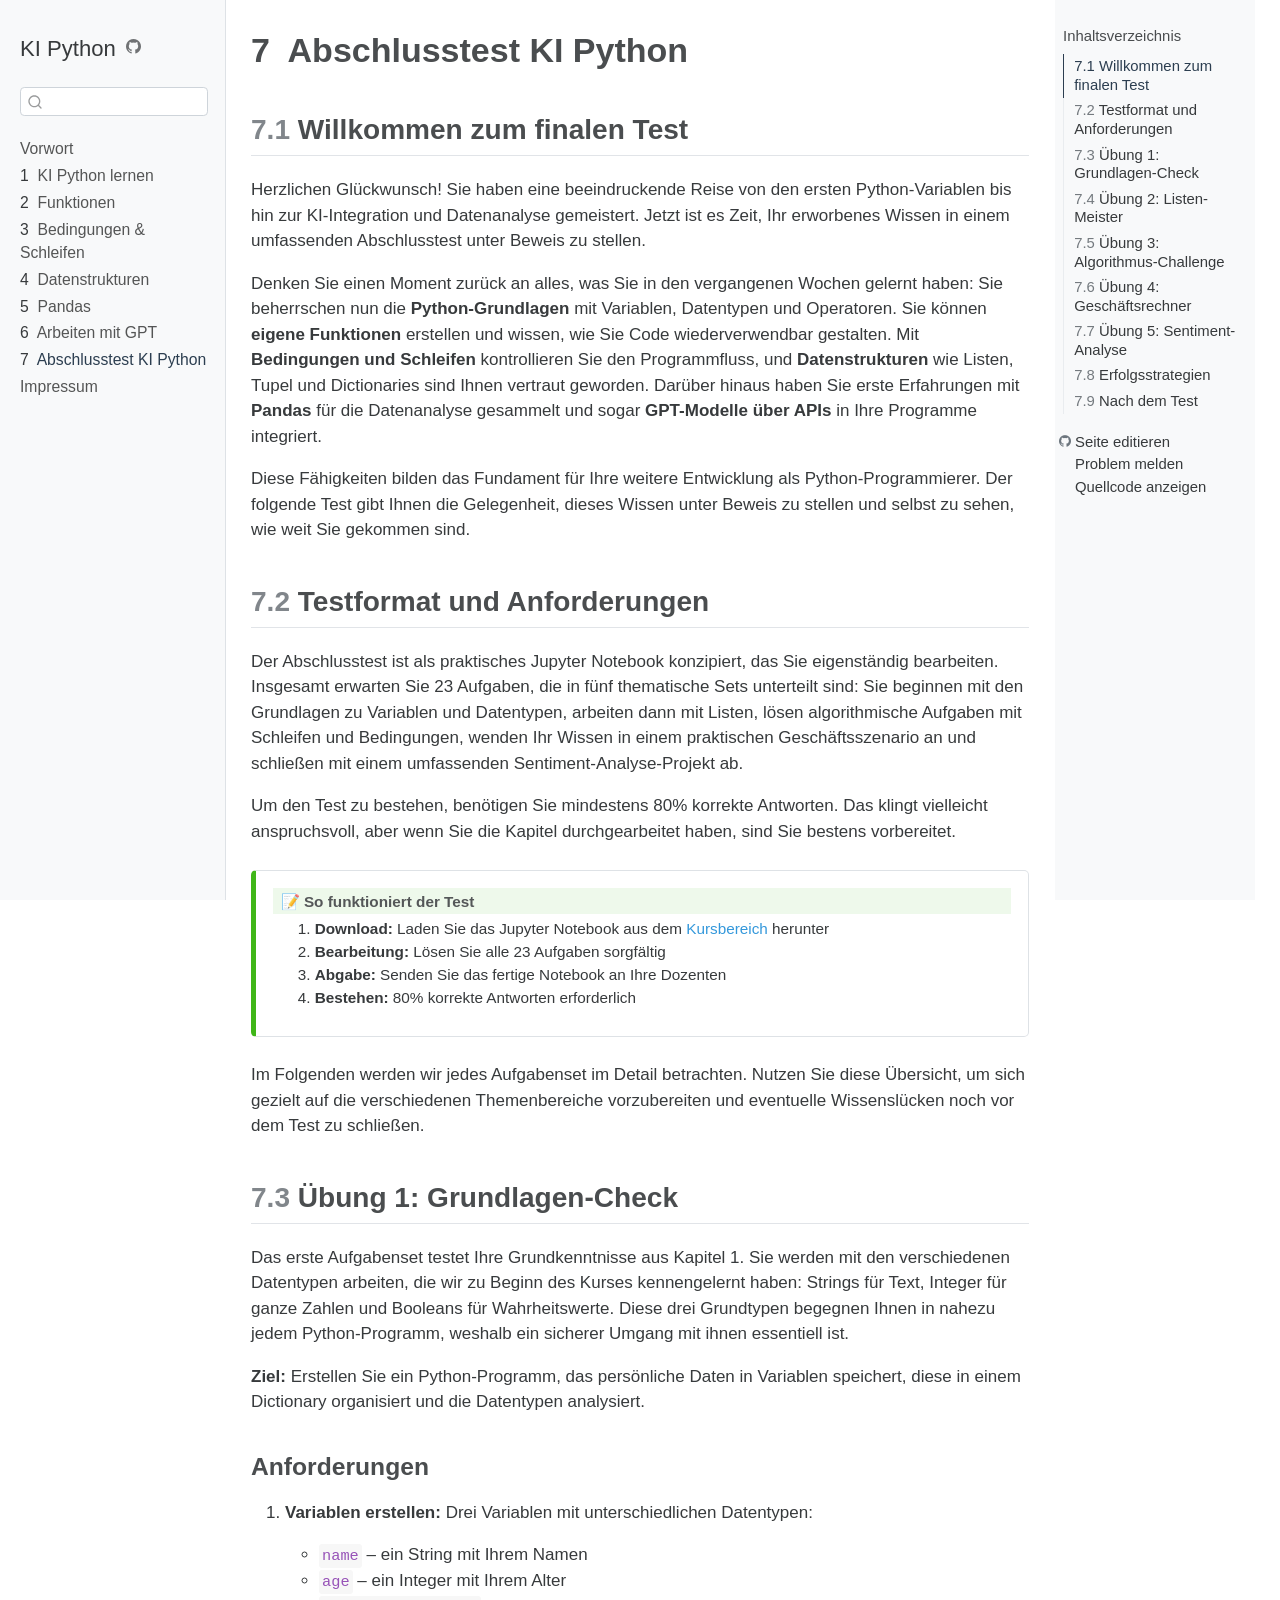
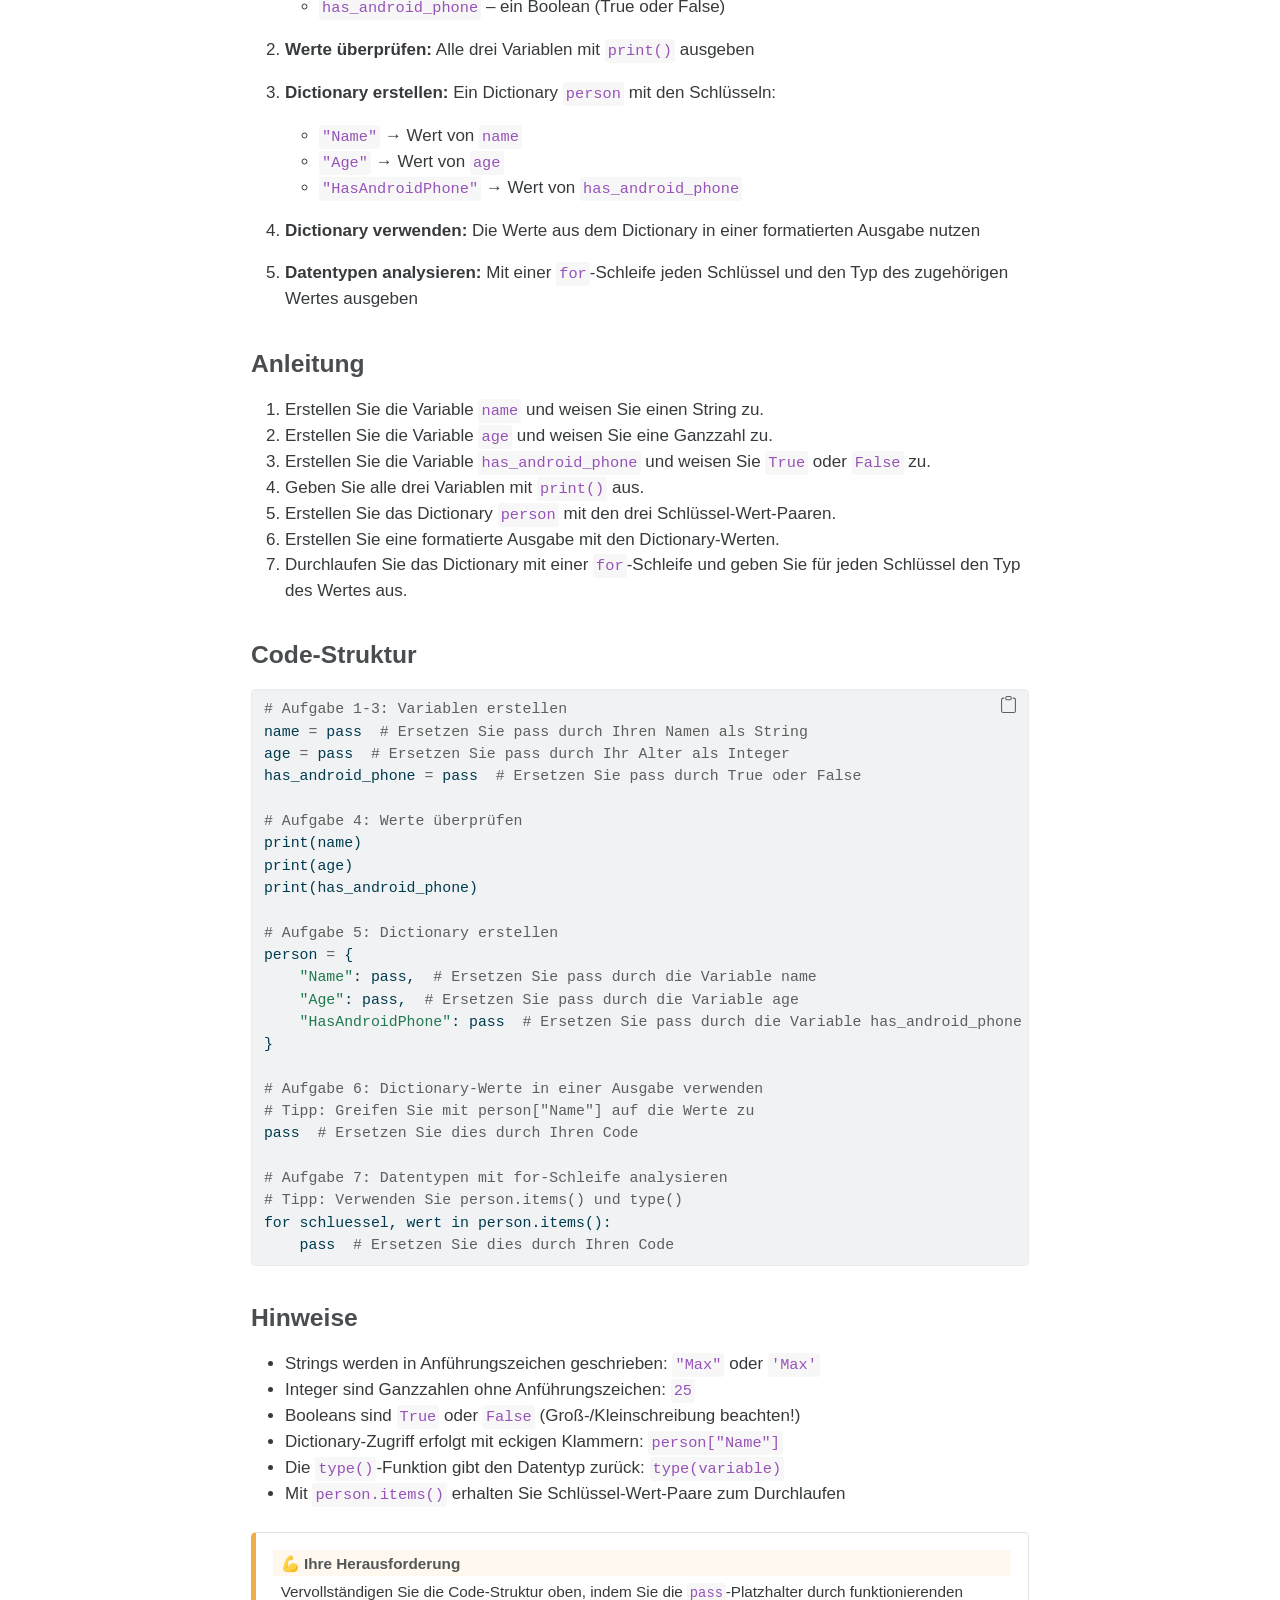
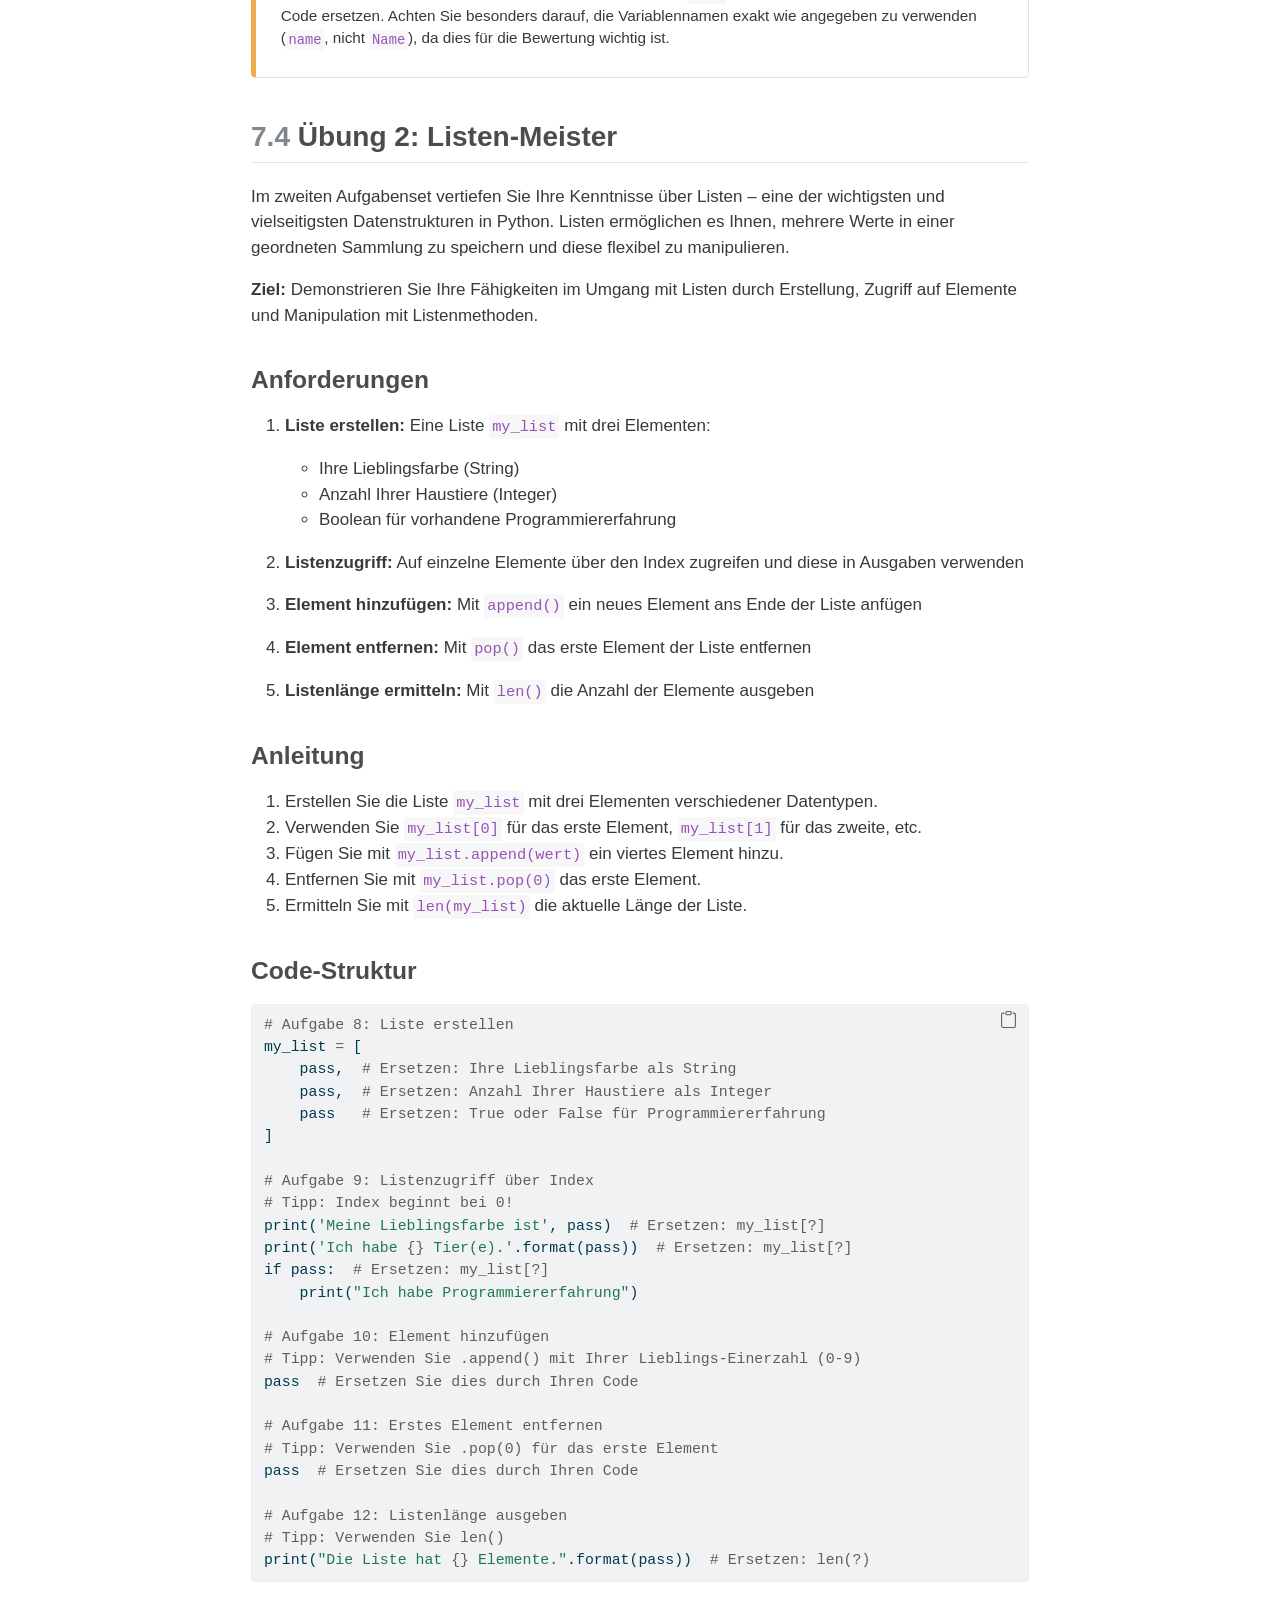
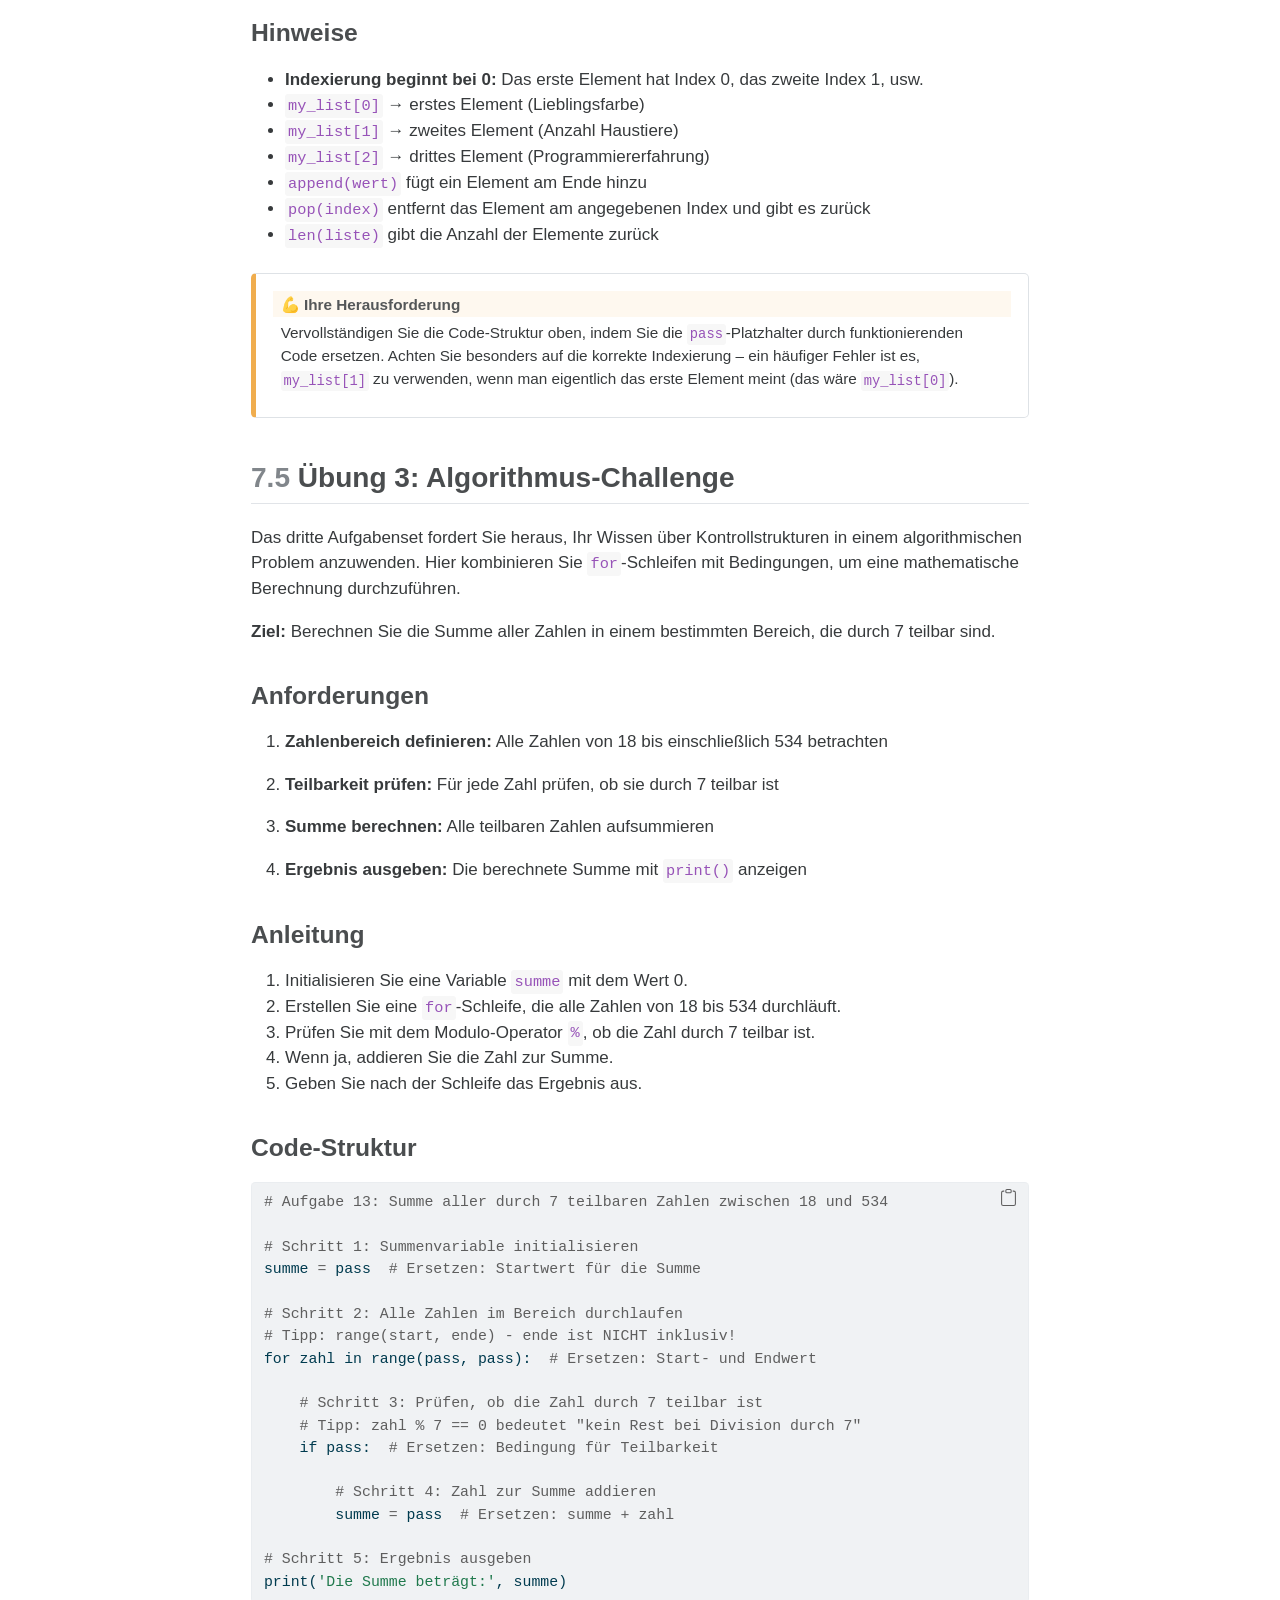
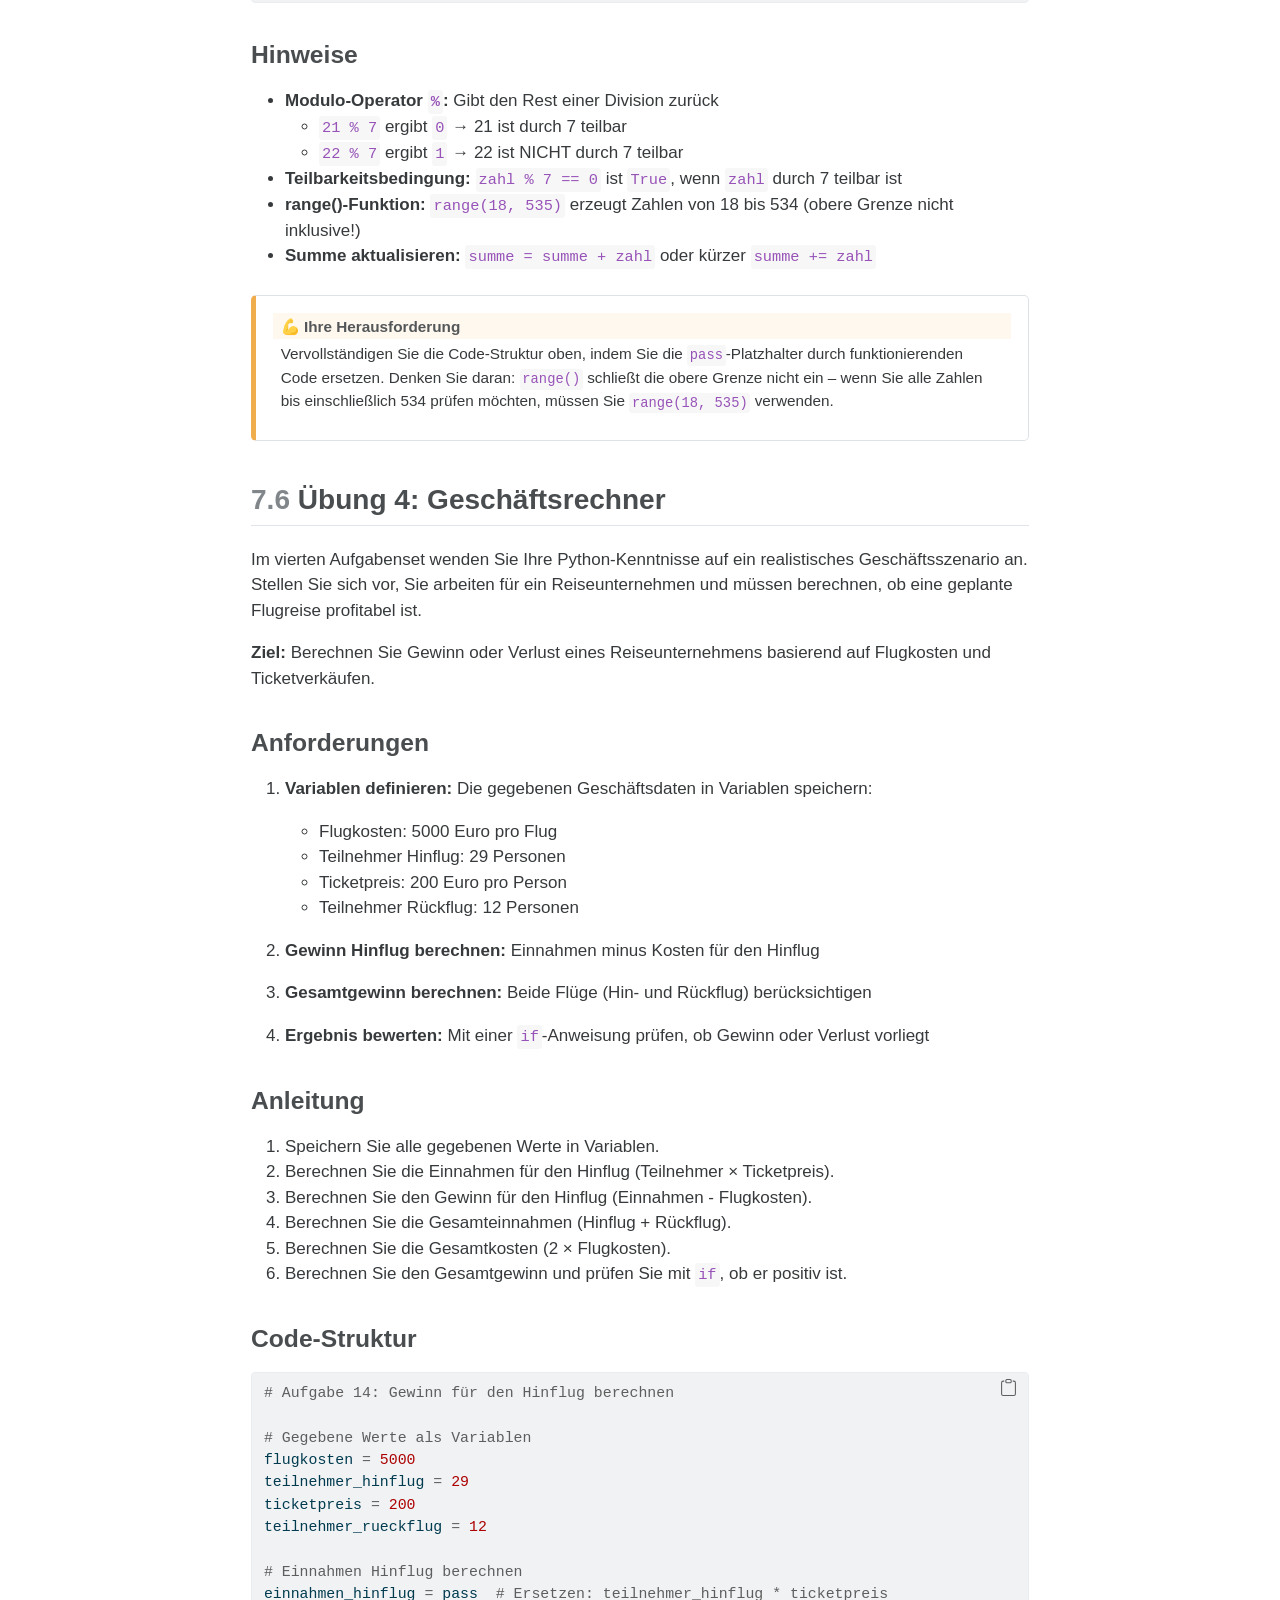
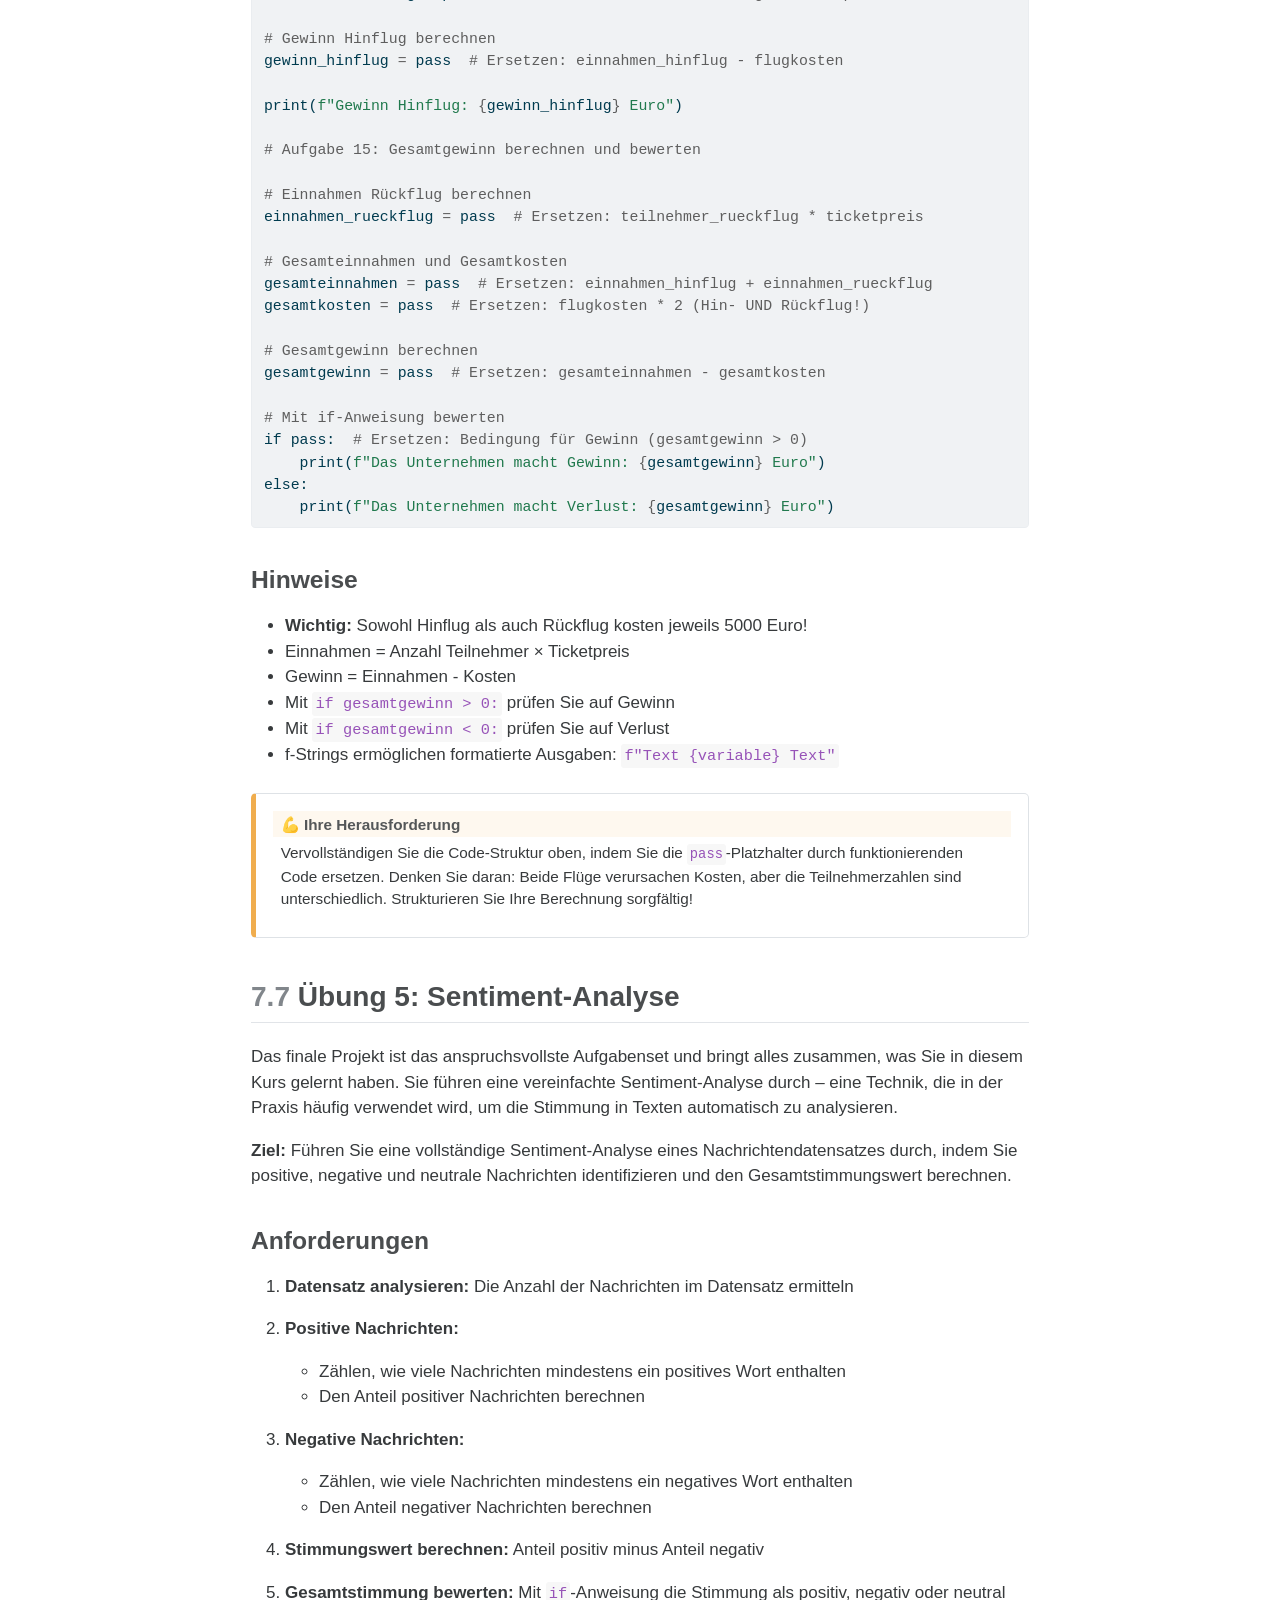
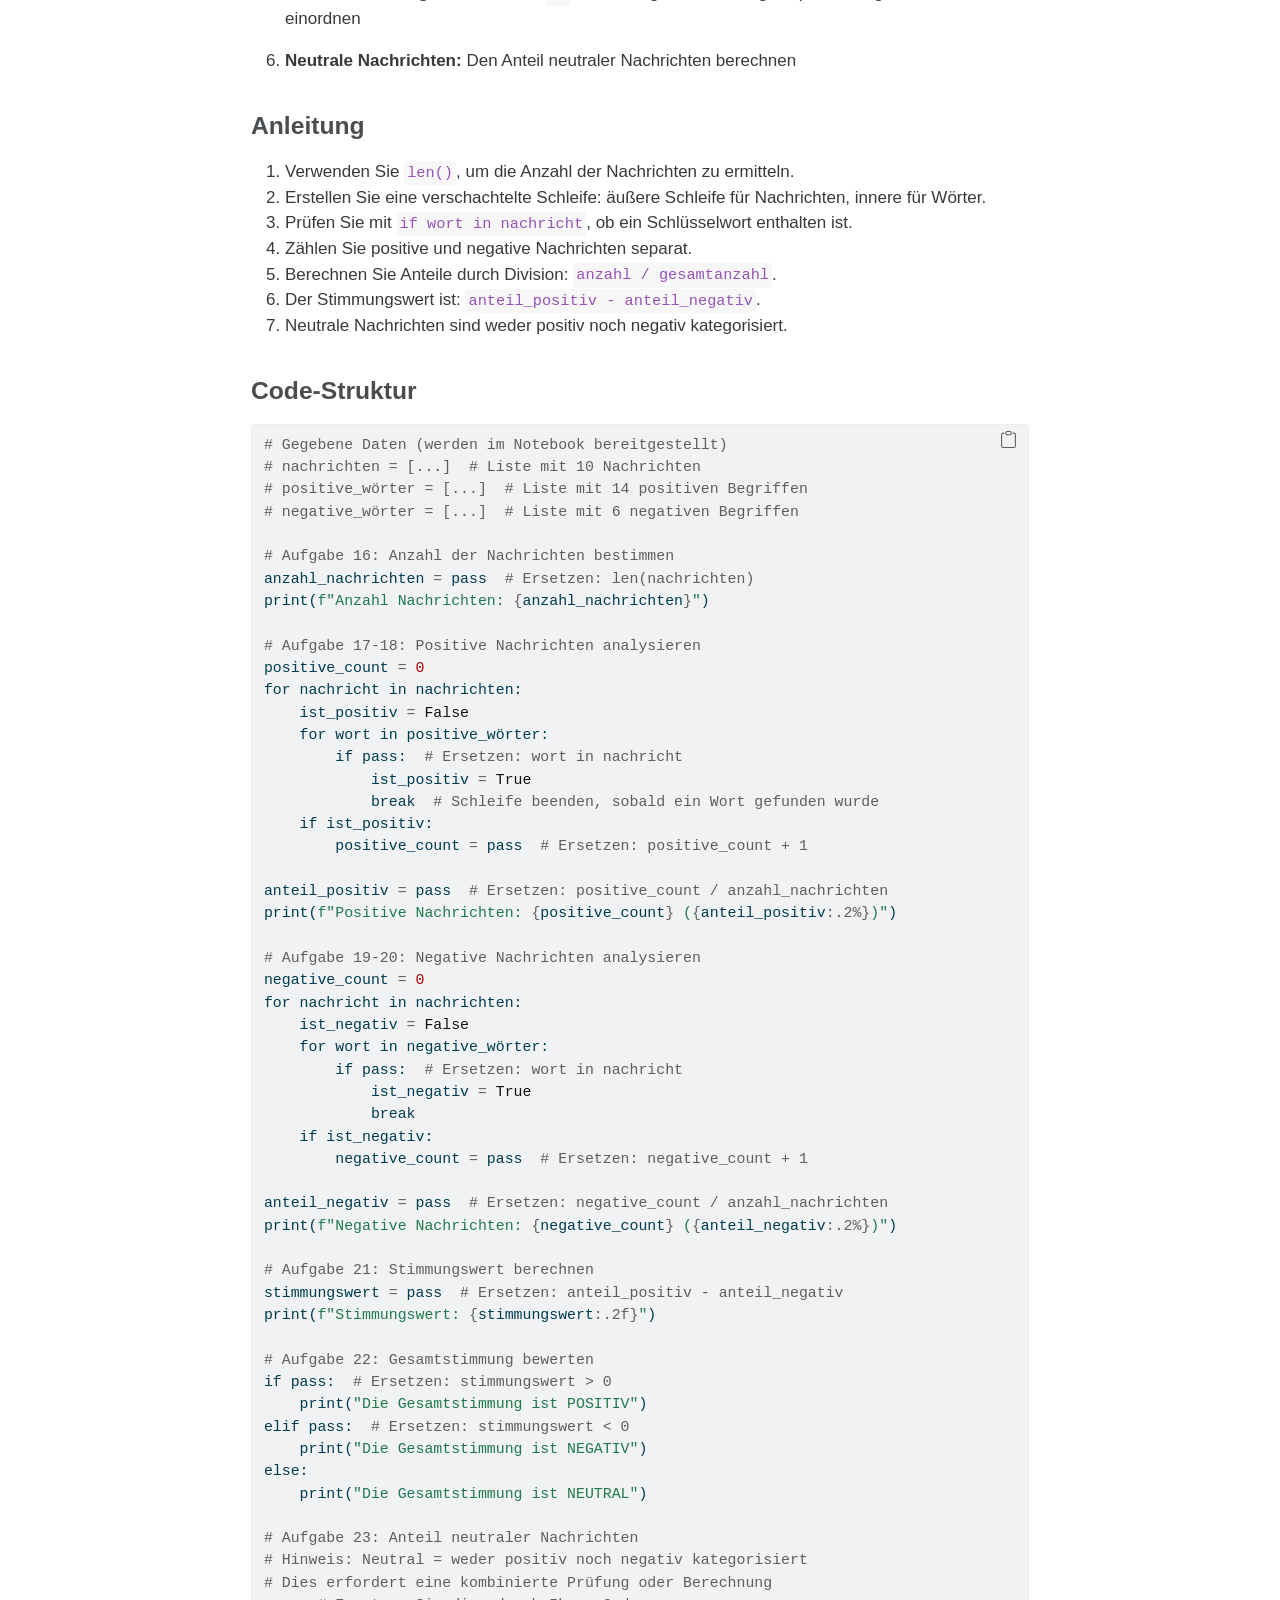
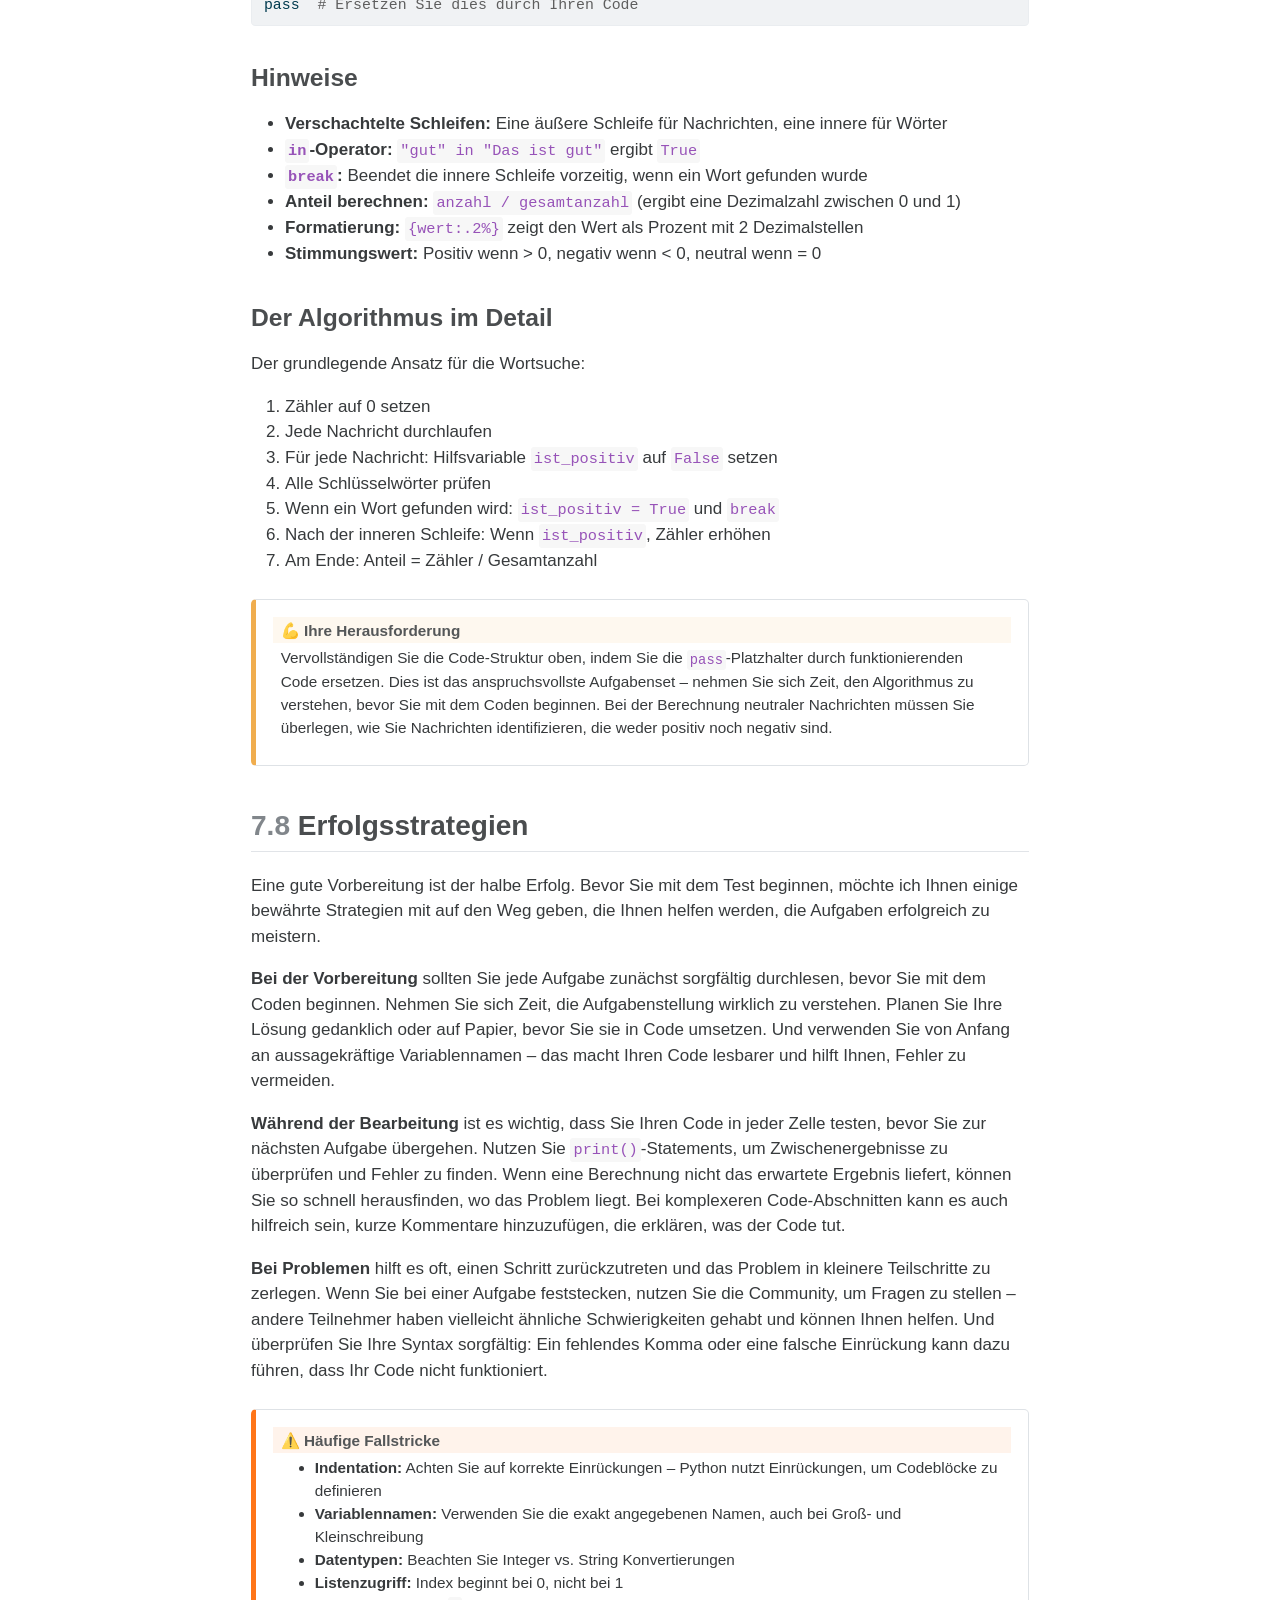
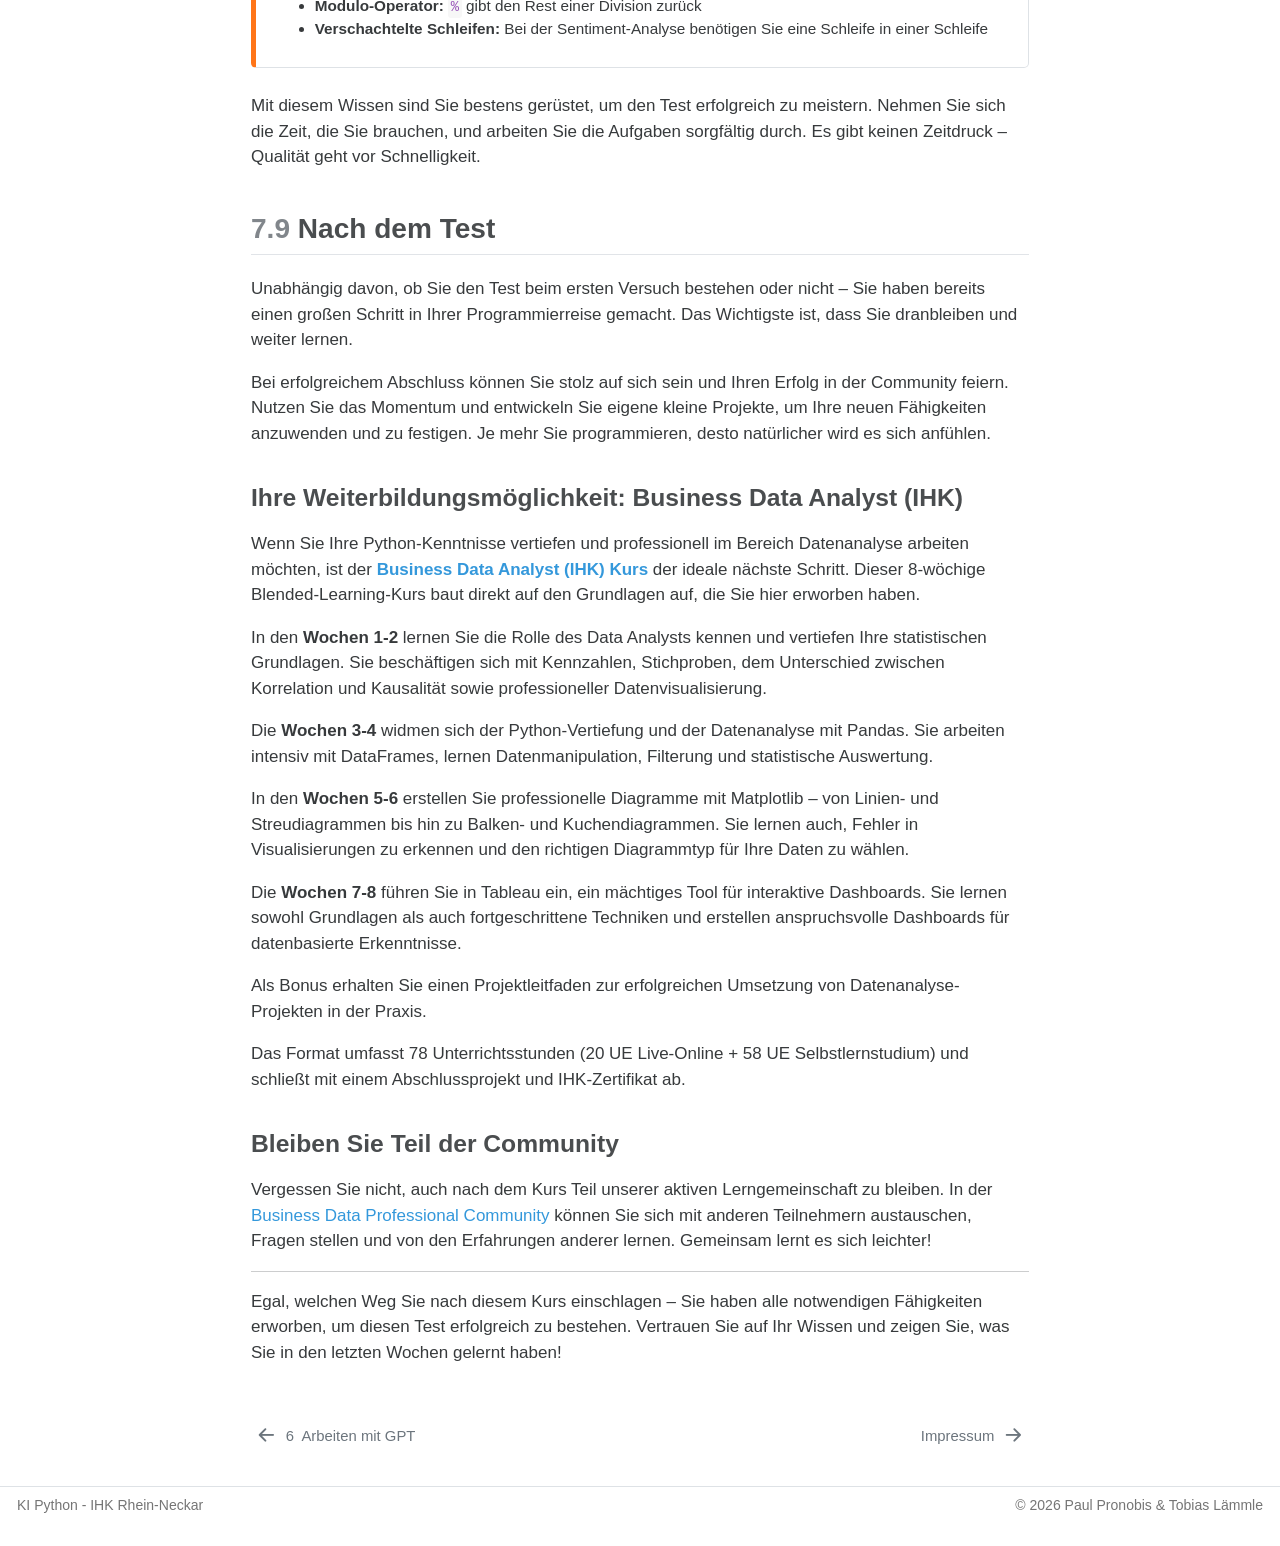
<file: docs/Kapitel 7.html>
<!DOCTYPE html>
<html xmlns="http://www.w3.org/1999/xhtml" lang="de" xml:lang="de"><head>

<meta charset="utf-8">
<meta name="generator" content="quarto-1.3.450">

<meta name="viewport" content="width=device-width, initial-scale=1.0, user-scalable=yes">


<title>KI Python - 7&nbsp; Abschlusstest KI Python</title>
<style>
code{white-space: pre-wrap;}
span.smallcaps{font-variant: small-caps;}
div.columns{display: flex; gap: min(4vw, 1.5em);}
div.column{flex: auto; overflow-x: auto;}
div.hanging-indent{margin-left: 1.5em; text-indent: -1.5em;}
ul.task-list{list-style: none;}
ul.task-list li input[type="checkbox"] {
  width: 0.8em;
  margin: 0 0.8em 0.2em -1em; /* quarto-specific, see https://github.com/quarto-dev/quarto-cli/issues/4556 */ 
  vertical-align: middle;
}
/* CSS for syntax highlighting */
pre > code.sourceCode { white-space: pre; position: relative; }
pre > code.sourceCode > span { display: inline-block; line-height: 1.25; }
pre > code.sourceCode > span:empty { height: 1.2em; }
.sourceCode { overflow: visible; }
code.sourceCode > span { color: inherit; text-decoration: inherit; }
div.sourceCode { margin: 1em 0; }
pre.sourceCode { margin: 0; }
@media screen {
div.sourceCode { overflow: auto; }
}
@media print {
pre > code.sourceCode { white-space: pre-wrap; }
pre > code.sourceCode > span { text-indent: -5em; padding-left: 5em; }
}
pre.numberSource code
  { counter-reset: source-line 0; }
pre.numberSource code > span
  { position: relative; left: -4em; counter-increment: source-line; }
pre.numberSource code > span > a:first-child::before
  { content: counter(source-line);
    position: relative; left: -1em; text-align: right; vertical-align: baseline;
    border: none; display: inline-block;
    -webkit-touch-callout: none; -webkit-user-select: none;
    -khtml-user-select: none; -moz-user-select: none;
    -ms-user-select: none; user-select: none;
    padding: 0 4px; width: 4em;
  }
pre.numberSource { margin-left: 3em;  padding-left: 4px; }
div.sourceCode
  {   }
@media screen {
pre > code.sourceCode > span > a:first-child::before { text-decoration: underline; }
}
</style>


<script src="site_libs/quarto-nav/quarto-nav.js"></script>
<script src="site_libs/quarto-nav/headroom.min.js"></script>
<script src="site_libs/clipboard/clipboard.min.js"></script>
<script src="site_libs/quarto-search/autocomplete.umd.js"></script>
<script src="site_libs/quarto-search/fuse.min.js"></script>
<script src="site_libs/quarto-search/quarto-search.js"></script>
<meta name="quarto:offset" content="./">
<link href="./impressum.html" rel="next">
<link href="./Kapitel 6.html" rel="prev">
<link href="./favicon.png" rel="icon" type="image/png">
<script src="site_libs/quarto-html/quarto.js"></script>
<script src="site_libs/quarto-html/popper.min.js"></script>
<script src="site_libs/quarto-html/tippy.umd.min.js"></script>
<script src="site_libs/quarto-html/anchor.min.js"></script>
<link href="site_libs/quarto-html/tippy.css" rel="stylesheet">
<link href="site_libs/quarto-html/quarto-syntax-highlighting.css" rel="stylesheet" id="quarto-text-highlighting-styles">
<script src="site_libs/bootstrap/bootstrap.min.js"></script>
<link href="site_libs/bootstrap/bootstrap-icons.css" rel="stylesheet">
<link href="site_libs/bootstrap/bootstrap.min.css" rel="stylesheet" id="quarto-bootstrap" data-mode="light">
<script id="quarto-search-options" type="application/json">{
  "location": "sidebar",
  "copy-button": false,
  "collapse-after": 3,
  "panel-placement": "start",
  "type": "textbox",
  "limit": 20,
  "language": {
    "search-no-results-text": "Keine Treffer",
    "search-matching-documents-text": "Treffer",
    "search-copy-link-title": "Link in die Suche kopieren",
    "search-hide-matches-text": "Zusätzliche Treffer verbergen",
    "search-more-match-text": "weitere Treffer in diesem Dokument",
    "search-more-matches-text": "weitere Treffer in diesem Dokument",
    "search-clear-button-title": "Zurücksetzen",
    "search-detached-cancel-button-title": "Abbrechen",
    "search-submit-button-title": "Abschicken",
    "search-label": "Suchen"
  }
}</script>


</head>

<body class="nav-sidebar docked">

<div id="quarto-search-results"></div>
  <header id="quarto-header" class="headroom fixed-top">
  <nav class="quarto-secondary-nav">
    <div class="container-fluid d-flex">
      <button type="button" class="quarto-btn-toggle btn" data-bs-toggle="collapse" data-bs-target="#quarto-sidebar,#quarto-sidebar-glass" aria-controls="quarto-sidebar" aria-expanded="false" aria-label="Seitenleiste umschalten" onclick="if (window.quartoToggleHeadroom) { window.quartoToggleHeadroom(); }">
        <i class="bi bi-layout-text-sidebar-reverse"></i>
      </button>
      <nav class="quarto-page-breadcrumbs" aria-label="breadcrumb"><ol class="breadcrumb"><li class="breadcrumb-item"><a href="./Kapitel 7.html"><span class="chapter-number">7</span>&nbsp; <span class="chapter-title">Abschlusstest KI Python</span></a></li></ol></nav>
      <a class="flex-grow-1" role="button" data-bs-toggle="collapse" data-bs-target="#quarto-sidebar,#quarto-sidebar-glass" aria-controls="quarto-sidebar" aria-expanded="false" aria-label="Seitenleiste umschalten" onclick="if (window.quartoToggleHeadroom) { window.quartoToggleHeadroom(); }">      
      </a>
      <button type="button" class="btn quarto-search-button" aria-label="" onclick="window.quartoOpenSearch();">
        <i class="bi bi-search"></i>
      </button>
    </div>
  </nav>
</header>
<!-- content -->
<div id="quarto-content" class="quarto-container page-columns page-rows-contents page-layout-article">
<!-- sidebar -->
  <nav id="quarto-sidebar" class="sidebar collapse collapse-horizontal sidebar-navigation docked overflow-auto">
    <div class="pt-lg-2 mt-2 text-left sidebar-header">
    <div class="sidebar-title mb-0 py-0">
      <a href="./">KI Python</a> 
        <div class="sidebar-tools-main">
    <a href="https://github.com/ppronobis/ki-python" rel="" title="Source Code" class="quarto-navigation-tool px-1" aria-label="Source Code"><i class="bi bi-github"></i></a>
</div>
    </div>
      </div>
        <div class="mt-2 flex-shrink-0 align-items-center">
        <div class="sidebar-search">
        <div id="quarto-search" class="" title="Suchen"></div>
        </div>
        </div>
    <div class="sidebar-menu-container"> 
    <ul class="list-unstyled mt-1">
        <li class="sidebar-item">
  <div class="sidebar-item-container"> 
  <a href="./index.html" class="sidebar-item-text sidebar-link">
 <span class="menu-text">Vorwort</span></a>
  </div>
</li>
        <li class="sidebar-item">
  <div class="sidebar-item-container"> 
  <a href="./Kapitel 1.html" class="sidebar-item-text sidebar-link">
 <span class="menu-text"><span class="chapter-number">1</span>&nbsp; <span class="chapter-title">KI Python lernen</span></span></a>
  </div>
</li>
        <li class="sidebar-item">
  <div class="sidebar-item-container"> 
  <a href="./Kapitel 2.html" class="sidebar-item-text sidebar-link">
 <span class="menu-text"><span class="chapter-number">2</span>&nbsp; <span class="chapter-title">Funktionen</span></span></a>
  </div>
</li>
        <li class="sidebar-item">
  <div class="sidebar-item-container"> 
  <a href="./Kapitel 3.html" class="sidebar-item-text sidebar-link">
 <span class="menu-text"><span class="chapter-number">3</span>&nbsp; <span class="chapter-title">Bedingungen &amp; Schleifen</span></span></a>
  </div>
</li>
        <li class="sidebar-item">
  <div class="sidebar-item-container"> 
  <a href="./Kapitel 4.html" class="sidebar-item-text sidebar-link">
 <span class="menu-text"><span class="chapter-number">4</span>&nbsp; <span class="chapter-title">Datenstrukturen</span></span></a>
  </div>
</li>
        <li class="sidebar-item">
  <div class="sidebar-item-container"> 
  <a href="./Kapitel 5.html" class="sidebar-item-text sidebar-link">
 <span class="menu-text"><span class="chapter-number">5</span>&nbsp; <span class="chapter-title">Pandas</span></span></a>
  </div>
</li>
        <li class="sidebar-item">
  <div class="sidebar-item-container"> 
  <a href="./Kapitel 6.html" class="sidebar-item-text sidebar-link">
 <span class="menu-text"><span class="chapter-number">6</span>&nbsp; <span class="chapter-title">Arbeiten mit GPT</span></span></a>
  </div>
</li>
        <li class="sidebar-item">
  <div class="sidebar-item-container"> 
  <a href="./Kapitel 7.html" class="sidebar-item-text sidebar-link active">
 <span class="menu-text"><span class="chapter-number">7</span>&nbsp; <span class="chapter-title">Abschlusstest KI Python</span></span></a>
  </div>
</li>
        <li class="sidebar-item">
  <div class="sidebar-item-container"> 
  <a href="./impressum.html" class="sidebar-item-text sidebar-link">
 <span class="menu-text">Impressum</span></a>
  </div>
</li>
    </ul>
    </div>
</nav>
<div id="quarto-sidebar-glass" data-bs-toggle="collapse" data-bs-target="#quarto-sidebar,#quarto-sidebar-glass"></div>
<!-- margin-sidebar -->
    <div id="quarto-margin-sidebar" class="sidebar margin-sidebar">
        <nav id="TOC" role="doc-toc" class="toc-active">
    <h2 id="toc-title">Inhaltsverzeichnis</h2>
   
  <ul>
  <li><a href="#willkommen-zum-finalen-test" id="toc-willkommen-zum-finalen-test" class="nav-link active" data-scroll-target="#willkommen-zum-finalen-test"><span class="header-section-number">7.1</span> Willkommen zum finalen Test</a></li>
  <li><a href="#testformat-und-anforderungen" id="toc-testformat-und-anforderungen" class="nav-link" data-scroll-target="#testformat-und-anforderungen"><span class="header-section-number">7.2</span> Testformat und Anforderungen</a></li>
  <li><a href="#sec-uebung1-grundlagen" id="toc-sec-uebung1-grundlagen" class="nav-link" data-scroll-target="#sec-uebung1-grundlagen"><span class="header-section-number">7.3</span> Übung 1: Grundlagen-Check</a>
  <ul class="collapse">
  <li><a href="#anforderungen" id="toc-anforderungen" class="nav-link" data-scroll-target="#anforderungen">Anforderungen</a></li>
  <li><a href="#anleitung" id="toc-anleitung" class="nav-link" data-scroll-target="#anleitung">Anleitung</a></li>
  <li><a href="#code-struktur" id="toc-code-struktur" class="nav-link" data-scroll-target="#code-struktur">Code-Struktur</a></li>
  <li><a href="#hinweise" id="toc-hinweise" class="nav-link" data-scroll-target="#hinweise">Hinweise</a></li>
  </ul></li>
  <li><a href="#sec-uebung2-listen" id="toc-sec-uebung2-listen" class="nav-link" data-scroll-target="#sec-uebung2-listen"><span class="header-section-number">7.4</span> Übung 2: Listen-Meister</a>
  <ul class="collapse">
  <li><a href="#anforderungen-1" id="toc-anforderungen-1" class="nav-link" data-scroll-target="#anforderungen-1">Anforderungen</a></li>
  <li><a href="#anleitung-1" id="toc-anleitung-1" class="nav-link" data-scroll-target="#anleitung-1">Anleitung</a></li>
  <li><a href="#code-struktur-1" id="toc-code-struktur-1" class="nav-link" data-scroll-target="#code-struktur-1">Code-Struktur</a></li>
  <li><a href="#hinweise-1" id="toc-hinweise-1" class="nav-link" data-scroll-target="#hinweise-1">Hinweise</a></li>
  </ul></li>
  <li><a href="#sec-uebung3-algorithmus" id="toc-sec-uebung3-algorithmus" class="nav-link" data-scroll-target="#sec-uebung3-algorithmus"><span class="header-section-number">7.5</span> Übung 3: Algorithmus-Challenge</a>
  <ul class="collapse">
  <li><a href="#anforderungen-2" id="toc-anforderungen-2" class="nav-link" data-scroll-target="#anforderungen-2">Anforderungen</a></li>
  <li><a href="#anleitung-2" id="toc-anleitung-2" class="nav-link" data-scroll-target="#anleitung-2">Anleitung</a></li>
  <li><a href="#code-struktur-2" id="toc-code-struktur-2" class="nav-link" data-scroll-target="#code-struktur-2">Code-Struktur</a></li>
  <li><a href="#hinweise-2" id="toc-hinweise-2" class="nav-link" data-scroll-target="#hinweise-2">Hinweise</a></li>
  </ul></li>
  <li><a href="#sec-uebung4-geschaeft" id="toc-sec-uebung4-geschaeft" class="nav-link" data-scroll-target="#sec-uebung4-geschaeft"><span class="header-section-number">7.6</span> Übung 4: Geschäftsrechner</a>
  <ul class="collapse">
  <li><a href="#anforderungen-3" id="toc-anforderungen-3" class="nav-link" data-scroll-target="#anforderungen-3">Anforderungen</a></li>
  <li><a href="#anleitung-3" id="toc-anleitung-3" class="nav-link" data-scroll-target="#anleitung-3">Anleitung</a></li>
  <li><a href="#code-struktur-3" id="toc-code-struktur-3" class="nav-link" data-scroll-target="#code-struktur-3">Code-Struktur</a></li>
  <li><a href="#hinweise-3" id="toc-hinweise-3" class="nav-link" data-scroll-target="#hinweise-3">Hinweise</a></li>
  </ul></li>
  <li><a href="#sec-uebung5-sentiment" id="toc-sec-uebung5-sentiment" class="nav-link" data-scroll-target="#sec-uebung5-sentiment"><span class="header-section-number">7.7</span> Übung 5: Sentiment-Analyse</a>
  <ul class="collapse">
  <li><a href="#anforderungen-4" id="toc-anforderungen-4" class="nav-link" data-scroll-target="#anforderungen-4">Anforderungen</a></li>
  <li><a href="#anleitung-4" id="toc-anleitung-4" class="nav-link" data-scroll-target="#anleitung-4">Anleitung</a></li>
  <li><a href="#code-struktur-4" id="toc-code-struktur-4" class="nav-link" data-scroll-target="#code-struktur-4">Code-Struktur</a></li>
  <li><a href="#hinweise-4" id="toc-hinweise-4" class="nav-link" data-scroll-target="#hinweise-4">Hinweise</a></li>
  <li><a href="#der-algorithmus-im-detail" id="toc-der-algorithmus-im-detail" class="nav-link" data-scroll-target="#der-algorithmus-im-detail">Der Algorithmus im Detail</a></li>
  </ul></li>
  <li><a href="#erfolgsstrategien" id="toc-erfolgsstrategien" class="nav-link" data-scroll-target="#erfolgsstrategien"><span class="header-section-number">7.8</span> Erfolgsstrategien</a></li>
  <li><a href="#nach-dem-test" id="toc-nach-dem-test" class="nav-link" data-scroll-target="#nach-dem-test"><span class="header-section-number">7.9</span> Nach dem Test</a>
  <ul class="collapse">
  <li><a href="#ihre-weiterbildungsmöglichkeit-business-data-analyst-ihk" id="toc-ihre-weiterbildungsmöglichkeit-business-data-analyst-ihk" class="nav-link" data-scroll-target="#ihre-weiterbildungsmöglichkeit-business-data-analyst-ihk">Ihre Weiterbildungsmöglichkeit: Business Data Analyst (IHK)</a></li>
  <li><a href="#bleiben-sie-teil-der-community" id="toc-bleiben-sie-teil-der-community" class="nav-link" data-scroll-target="#bleiben-sie-teil-der-community">Bleiben Sie Teil der Community</a></li>
  </ul></li>
  </ul>
<div class="toc-actions"><div><i class="bi bi-github"></i></div><div class="action-links"><p><a href="https://github.com/ppronobis/ki-python/edit/main/Kapitel 7.qmd" class="toc-action">Seite editieren</a></p><p><a href="https://github.com/ppronobis/ki-python/issues/new" class="toc-action">Problem melden</a></p><p><a href="https://github.com/ppronobis/ki-python/blob/main/Kapitel 7.qmd" class="toc-action">Quellcode anzeigen</a></p></div></div></nav>
    </div>
<!-- main -->
<main class="content" id="quarto-document-content">

<header id="title-block-header" class="quarto-title-block default">
<div class="quarto-title">
<h1 class="title"><span class="chapter-number">7</span>&nbsp; <span class="chapter-title">Abschlusstest KI Python</span></h1>
</div>



<div class="quarto-title-meta">

    
  
    
  </div>
  

</header>

<section id="willkommen-zum-finalen-test" class="level2" data-number="7.1">
<h2 data-number="7.1" class="anchored" data-anchor-id="willkommen-zum-finalen-test"><span class="header-section-number">7.1</span> Willkommen zum finalen Test</h2>
<p>Herzlichen Glückwunsch! Sie haben eine beeindruckende Reise von den ersten Python-Variablen bis hin zur KI-Integration und Datenanalyse gemeistert. Jetzt ist es Zeit, Ihr erworbenes Wissen in einem umfassenden Abschlusstest unter Beweis zu stellen.</p>
<p>Denken Sie einen Moment zurück an alles, was Sie in den vergangenen Wochen gelernt haben: Sie beherrschen nun die <strong>Python-Grundlagen</strong> mit Variablen, Datentypen und Operatoren. Sie können <strong>eigene Funktionen</strong> erstellen und wissen, wie Sie Code wiederverwendbar gestalten. Mit <strong>Bedingungen und Schleifen</strong> kontrollieren Sie den Programmfluss, und <strong>Datenstrukturen</strong> wie Listen, Tupel und Dictionaries sind Ihnen vertraut geworden. Darüber hinaus haben Sie erste Erfahrungen mit <strong>Pandas</strong> für die Datenanalyse gesammelt und sogar <strong>GPT-Modelle über APIs</strong> in Ihre Programme integriert.</p>
<p>Diese Fähigkeiten bilden das Fundament für Ihre weitere Entwicklung als Python-Programmierer. Der folgende Test gibt Ihnen die Gelegenheit, dieses Wissen unter Beweis zu stellen und selbst zu sehen, wie weit Sie gekommen sind.</p>
</section>
<section id="testformat-und-anforderungen" class="level2" data-number="7.2">
<h2 data-number="7.2" class="anchored" data-anchor-id="testformat-und-anforderungen"><span class="header-section-number">7.2</span> Testformat und Anforderungen</h2>
<p>Der Abschlusstest ist als praktisches Jupyter Notebook konzipiert, das Sie eigenständig bearbeiten. Insgesamt erwarten Sie 23 Aufgaben, die in fünf thematische Sets unterteilt sind: Sie beginnen mit den Grundlagen zu Variablen und Datentypen, arbeiten dann mit Listen, lösen algorithmische Aufgaben mit Schleifen und Bedingungen, wenden Ihr Wissen in einem praktischen Geschäftsszenario an und schließen mit einem umfassenden Sentiment-Analyse-Projekt ab.</p>
<p>Um den Test zu bestehen, benötigen Sie mindestens 80% korrekte Antworten. Das klingt vielleicht anspruchsvoll, aber wenn Sie die Kapitel durchgearbeitet haben, sind Sie bestens vorbereitet.</p>
<div class="callout callout-style-default callout-tip no-icon callout-titled">
<div class="callout-header d-flex align-content-center">
<div class="callout-icon-container">
<i class="callout-icon no-icon"></i>
</div>
<div class="callout-title-container flex-fill">
📝 So funktioniert der Test
</div>
</div>
<div class="callout-body-container callout-body">
<ol type="1">
<li><strong>Download:</strong> Laden Sie das Jupyter Notebook aus dem <a href="https://www.skool.com/business-data-professional/">Kursbereich</a> herunter</li>
<li><strong>Bearbeitung:</strong> Lösen Sie alle 23 Aufgaben sorgfältig</li>
<li><strong>Abgabe:</strong> Senden Sie das fertige Notebook an Ihre Dozenten</li>
<li><strong>Bestehen:</strong> 80% korrekte Antworten erforderlich</li>
</ol>
</div>
</div>
<p>Im Folgenden werden wir jedes Aufgabenset im Detail betrachten. Nutzen Sie diese Übersicht, um sich gezielt auf die verschiedenen Themenbereiche vorzubereiten und eventuelle Wissenslücken noch vor dem Test zu schließen.</p>
</section>
<section id="sec-uebung1-grundlagen" class="level2" data-number="7.3">
<h2 data-number="7.3" class="anchored" data-anchor-id="sec-uebung1-grundlagen"><span class="header-section-number">7.3</span> Übung 1: Grundlagen-Check</h2>
<p>Das erste Aufgabenset testet Ihre Grundkenntnisse aus Kapitel 1. Sie werden mit den verschiedenen Datentypen arbeiten, die wir zu Beginn des Kurses kennengelernt haben: Strings für Text, Integer für ganze Zahlen und Booleans für Wahrheitswerte. Diese drei Grundtypen begegnen Ihnen in nahezu jedem Python-Programm, weshalb ein sicherer Umgang mit ihnen essentiell ist.</p>
<p><strong>Ziel:</strong> Erstellen Sie ein Python-Programm, das persönliche Daten in Variablen speichert, diese in einem Dictionary organisiert und die Datentypen analysiert.</p>
<section id="anforderungen" class="level3">
<h3 class="anchored" data-anchor-id="anforderungen">Anforderungen</h3>
<ol type="1">
<li><p><strong>Variablen erstellen:</strong> Drei Variablen mit unterschiedlichen Datentypen:</p>
<ul>
<li><code>name</code> – ein String mit Ihrem Namen</li>
<li><code>age</code> – ein Integer mit Ihrem Alter</li>
<li><code>has_android_phone</code> – ein Boolean (True oder False)</li>
</ul></li>
<li><p><strong>Werte überprüfen:</strong> Alle drei Variablen mit <code>print()</code> ausgeben</p></li>
<li><p><strong>Dictionary erstellen:</strong> Ein Dictionary <code>person</code> mit den Schlüsseln:</p>
<ul>
<li><code>"Name"</code> → Wert von <code>name</code></li>
<li><code>"Age"</code> → Wert von <code>age</code></li>
<li><code>"HasAndroidPhone"</code> → Wert von <code>has_android_phone</code></li>
</ul></li>
<li><p><strong>Dictionary verwenden:</strong> Die Werte aus dem Dictionary in einer formatierten Ausgabe nutzen</p></li>
<li><p><strong>Datentypen analysieren:</strong> Mit einer <code>for</code>-Schleife jeden Schlüssel und den Typ des zugehörigen Wertes ausgeben</p></li>
</ol>
</section>
<section id="anleitung" class="level3">
<h3 class="anchored" data-anchor-id="anleitung">Anleitung</h3>
<ol type="1">
<li>Erstellen Sie die Variable <code>name</code> und weisen Sie einen String zu.</li>
<li>Erstellen Sie die Variable <code>age</code> und weisen Sie eine Ganzzahl zu.</li>
<li>Erstellen Sie die Variable <code>has_android_phone</code> und weisen Sie <code>True</code> oder <code>False</code> zu.</li>
<li>Geben Sie alle drei Variablen mit <code>print()</code> aus.</li>
<li>Erstellen Sie das Dictionary <code>person</code> mit den drei Schlüssel-Wert-Paaren.</li>
<li>Erstellen Sie eine formatierte Ausgabe mit den Dictionary-Werten.</li>
<li>Durchlaufen Sie das Dictionary mit einer <code>for</code>-Schleife und geben Sie für jeden Schlüssel den Typ des Wertes aus.</li>
</ol>
</section>
<section id="code-struktur" class="level3">
<h3 class="anchored" data-anchor-id="code-struktur">Code-Struktur</h3>
<div class="sourceCode" id="cb1"><pre class="sourceCode python code-with-copy"><code class="sourceCode python"><span id="cb1-1"><a href="#cb1-1" aria-hidden="true" tabindex="-1"></a><span class="co"># Aufgabe 1-3: Variablen erstellen</span></span>
<span id="cb1-2"><a href="#cb1-2" aria-hidden="true" tabindex="-1"></a>name <span class="op">=</span> <span class="cf">pass</span>  <span class="co"># Ersetzen Sie pass durch Ihren Namen als String</span></span>
<span id="cb1-3"><a href="#cb1-3" aria-hidden="true" tabindex="-1"></a>age <span class="op">=</span> <span class="cf">pass</span>  <span class="co"># Ersetzen Sie pass durch Ihr Alter als Integer</span></span>
<span id="cb1-4"><a href="#cb1-4" aria-hidden="true" tabindex="-1"></a>has_android_phone <span class="op">=</span> <span class="cf">pass</span>  <span class="co"># Ersetzen Sie pass durch True oder False</span></span>
<span id="cb1-5"><a href="#cb1-5" aria-hidden="true" tabindex="-1"></a></span>
<span id="cb1-6"><a href="#cb1-6" aria-hidden="true" tabindex="-1"></a><span class="co"># Aufgabe 4: Werte überprüfen</span></span>
<span id="cb1-7"><a href="#cb1-7" aria-hidden="true" tabindex="-1"></a><span class="bu">print</span>(name)</span>
<span id="cb1-8"><a href="#cb1-8" aria-hidden="true" tabindex="-1"></a><span class="bu">print</span>(age)</span>
<span id="cb1-9"><a href="#cb1-9" aria-hidden="true" tabindex="-1"></a><span class="bu">print</span>(has_android_phone)</span>
<span id="cb1-10"><a href="#cb1-10" aria-hidden="true" tabindex="-1"></a></span>
<span id="cb1-11"><a href="#cb1-11" aria-hidden="true" tabindex="-1"></a><span class="co"># Aufgabe 5: Dictionary erstellen</span></span>
<span id="cb1-12"><a href="#cb1-12" aria-hidden="true" tabindex="-1"></a>person <span class="op">=</span> {</span>
<span id="cb1-13"><a href="#cb1-13" aria-hidden="true" tabindex="-1"></a>    <span class="st">"Name"</span>: <span class="cf">pass</span>,  <span class="co"># Ersetzen Sie pass durch die Variable name</span></span>
<span id="cb1-14"><a href="#cb1-14" aria-hidden="true" tabindex="-1"></a>    <span class="st">"Age"</span>: <span class="cf">pass</span>,  <span class="co"># Ersetzen Sie pass durch die Variable age</span></span>
<span id="cb1-15"><a href="#cb1-15" aria-hidden="true" tabindex="-1"></a>    <span class="st">"HasAndroidPhone"</span>: <span class="cf">pass</span>  <span class="co"># Ersetzen Sie pass durch die Variable has_android_phone</span></span>
<span id="cb1-16"><a href="#cb1-16" aria-hidden="true" tabindex="-1"></a>}</span>
<span id="cb1-17"><a href="#cb1-17" aria-hidden="true" tabindex="-1"></a></span>
<span id="cb1-18"><a href="#cb1-18" aria-hidden="true" tabindex="-1"></a><span class="co"># Aufgabe 6: Dictionary-Werte in einer Ausgabe verwenden</span></span>
<span id="cb1-19"><a href="#cb1-19" aria-hidden="true" tabindex="-1"></a><span class="co"># Tipp: Greifen Sie mit person["Name"] auf die Werte zu</span></span>
<span id="cb1-20"><a href="#cb1-20" aria-hidden="true" tabindex="-1"></a><span class="cf">pass</span>  <span class="co"># Ersetzen Sie dies durch Ihren Code</span></span>
<span id="cb1-21"><a href="#cb1-21" aria-hidden="true" tabindex="-1"></a></span>
<span id="cb1-22"><a href="#cb1-22" aria-hidden="true" tabindex="-1"></a><span class="co"># Aufgabe 7: Datentypen mit for-Schleife analysieren</span></span>
<span id="cb1-23"><a href="#cb1-23" aria-hidden="true" tabindex="-1"></a><span class="co"># Tipp: Verwenden Sie person.items() und type()</span></span>
<span id="cb1-24"><a href="#cb1-24" aria-hidden="true" tabindex="-1"></a><span class="cf">for</span> schluessel, wert <span class="kw">in</span> person.items():</span>
<span id="cb1-25"><a href="#cb1-25" aria-hidden="true" tabindex="-1"></a>    <span class="cf">pass</span>  <span class="co"># Ersetzen Sie dies durch Ihren Code</span></span></code><button title="In die Zwischenablage kopieren" class="code-copy-button"><i class="bi"></i></button></pre></div>
</section>
<section id="hinweise" class="level3">
<h3 class="anchored" data-anchor-id="hinweise">Hinweise</h3>
<ul>
<li>Strings werden in Anführungszeichen geschrieben: <code>"Max"</code> oder <code>'Max'</code></li>
<li>Integer sind Ganzzahlen ohne Anführungszeichen: <code>25</code></li>
<li>Booleans sind <code>True</code> oder <code>False</code> (Groß-/Kleinschreibung beachten!)</li>
<li>Dictionary-Zugriff erfolgt mit eckigen Klammern: <code>person["Name"]</code></li>
<li>Die <code>type()</code>-Funktion gibt den Datentyp zurück: <code>type(variable)</code></li>
<li>Mit <code>person.items()</code> erhalten Sie Schlüssel-Wert-Paare zum Durchlaufen</li>
</ul>
<div class="callout callout-style-default callout-caution no-icon callout-titled">
<div class="callout-header d-flex align-content-center">
<div class="callout-icon-container">
<i class="callout-icon no-icon"></i>
</div>
<div class="callout-title-container flex-fill">
💪 Ihre Herausforderung
</div>
</div>
<div class="callout-body-container callout-body">
<p>Vervollständigen Sie die Code-Struktur oben, indem Sie die <code>pass</code>-Platzhalter durch funktionierenden Code ersetzen. Achten Sie besonders darauf, die Variablennamen exakt wie angegeben zu verwenden (<code>name</code>, nicht <code>Name</code>), da dies für die Bewertung wichtig ist.</p>
</div>
</div>
</section>
</section>
<section id="sec-uebung2-listen" class="level2" data-number="7.4">
<h2 data-number="7.4" class="anchored" data-anchor-id="sec-uebung2-listen"><span class="header-section-number">7.4</span> Übung 2: Listen-Meister</h2>
<p>Im zweiten Aufgabenset vertiefen Sie Ihre Kenntnisse über Listen – eine der wichtigsten und vielseitigsten Datenstrukturen in Python. Listen ermöglichen es Ihnen, mehrere Werte in einer geordneten Sammlung zu speichern und diese flexibel zu manipulieren.</p>
<p><strong>Ziel:</strong> Demonstrieren Sie Ihre Fähigkeiten im Umgang mit Listen durch Erstellung, Zugriff auf Elemente und Manipulation mit Listenmethoden.</p>
<section id="anforderungen-1" class="level3">
<h3 class="anchored" data-anchor-id="anforderungen-1">Anforderungen</h3>
<ol type="1">
<li><p><strong>Liste erstellen:</strong> Eine Liste <code>my_list</code> mit drei Elementen:</p>
<ul>
<li>Ihre Lieblingsfarbe (String)</li>
<li>Anzahl Ihrer Haustiere (Integer)</li>
<li>Boolean für vorhandene Programmiererfahrung</li>
</ul></li>
<li><p><strong>Listenzugriff:</strong> Auf einzelne Elemente über den Index zugreifen und diese in Ausgaben verwenden</p></li>
<li><p><strong>Element hinzufügen:</strong> Mit <code>append()</code> ein neues Element ans Ende der Liste anfügen</p></li>
<li><p><strong>Element entfernen:</strong> Mit <code>pop()</code> das erste Element der Liste entfernen</p></li>
<li><p><strong>Listenlänge ermitteln:</strong> Mit <code>len()</code> die Anzahl der Elemente ausgeben</p></li>
</ol>
</section>
<section id="anleitung-1" class="level3">
<h3 class="anchored" data-anchor-id="anleitung-1">Anleitung</h3>
<ol type="1">
<li>Erstellen Sie die Liste <code>my_list</code> mit drei Elementen verschiedener Datentypen.</li>
<li>Verwenden Sie <code>my_list[0]</code> für das erste Element, <code>my_list[1]</code> für das zweite, etc.</li>
<li>Fügen Sie mit <code>my_list.append(wert)</code> ein viertes Element hinzu.</li>
<li>Entfernen Sie mit <code>my_list.pop(0)</code> das erste Element.</li>
<li>Ermitteln Sie mit <code>len(my_list)</code> die aktuelle Länge der Liste.</li>
</ol>
</section>
<section id="code-struktur-1" class="level3">
<h3 class="anchored" data-anchor-id="code-struktur-1">Code-Struktur</h3>
<div class="sourceCode" id="cb2"><pre class="sourceCode python code-with-copy"><code class="sourceCode python"><span id="cb2-1"><a href="#cb2-1" aria-hidden="true" tabindex="-1"></a><span class="co"># Aufgabe 8: Liste erstellen</span></span>
<span id="cb2-2"><a href="#cb2-2" aria-hidden="true" tabindex="-1"></a>my_list <span class="op">=</span> [</span>
<span id="cb2-3"><a href="#cb2-3" aria-hidden="true" tabindex="-1"></a>    <span class="cf">pass</span>,  <span class="co"># Ersetzen: Ihre Lieblingsfarbe als String</span></span>
<span id="cb2-4"><a href="#cb2-4" aria-hidden="true" tabindex="-1"></a>    <span class="cf">pass</span>,  <span class="co"># Ersetzen: Anzahl Ihrer Haustiere als Integer</span></span>
<span id="cb2-5"><a href="#cb2-5" aria-hidden="true" tabindex="-1"></a>    <span class="cf">pass</span>   <span class="co"># Ersetzen: True oder False für Programmiererfahrung</span></span>
<span id="cb2-6"><a href="#cb2-6" aria-hidden="true" tabindex="-1"></a>]</span>
<span id="cb2-7"><a href="#cb2-7" aria-hidden="true" tabindex="-1"></a></span>
<span id="cb2-8"><a href="#cb2-8" aria-hidden="true" tabindex="-1"></a><span class="co"># Aufgabe 9: Listenzugriff über Index</span></span>
<span id="cb2-9"><a href="#cb2-9" aria-hidden="true" tabindex="-1"></a><span class="co"># Tipp: Index beginnt bei 0!</span></span>
<span id="cb2-10"><a href="#cb2-10" aria-hidden="true" tabindex="-1"></a><span class="bu">print</span>(<span class="st">'Meine Lieblingsfarbe ist'</span>, <span class="cf">pass</span>)  <span class="co"># Ersetzen: my_list[?]</span></span>
<span id="cb2-11"><a href="#cb2-11" aria-hidden="true" tabindex="-1"></a><span class="bu">print</span>(<span class="st">'Ich habe </span><span class="sc">{}</span><span class="st"> Tier(e).'</span>.<span class="bu">format</span>(<span class="cf">pass</span>))  <span class="co"># Ersetzen: my_list[?]</span></span>
<span id="cb2-12"><a href="#cb2-12" aria-hidden="true" tabindex="-1"></a><span class="cf">if</span> <span class="cf">pass</span>:  <span class="co"># Ersetzen: my_list[?]</span></span>
<span id="cb2-13"><a href="#cb2-13" aria-hidden="true" tabindex="-1"></a>    <span class="bu">print</span>(<span class="st">"Ich habe Programmiererfahrung"</span>)</span>
<span id="cb2-14"><a href="#cb2-14" aria-hidden="true" tabindex="-1"></a></span>
<span id="cb2-15"><a href="#cb2-15" aria-hidden="true" tabindex="-1"></a><span class="co"># Aufgabe 10: Element hinzufügen</span></span>
<span id="cb2-16"><a href="#cb2-16" aria-hidden="true" tabindex="-1"></a><span class="co"># Tipp: Verwenden Sie .append() mit Ihrer Lieblings-Einerzahl (0-9)</span></span>
<span id="cb2-17"><a href="#cb2-17" aria-hidden="true" tabindex="-1"></a><span class="cf">pass</span>  <span class="co"># Ersetzen Sie dies durch Ihren Code</span></span>
<span id="cb2-18"><a href="#cb2-18" aria-hidden="true" tabindex="-1"></a></span>
<span id="cb2-19"><a href="#cb2-19" aria-hidden="true" tabindex="-1"></a><span class="co"># Aufgabe 11: Erstes Element entfernen</span></span>
<span id="cb2-20"><a href="#cb2-20" aria-hidden="true" tabindex="-1"></a><span class="co"># Tipp: Verwenden Sie .pop(0) für das erste Element</span></span>
<span id="cb2-21"><a href="#cb2-21" aria-hidden="true" tabindex="-1"></a><span class="cf">pass</span>  <span class="co"># Ersetzen Sie dies durch Ihren Code</span></span>
<span id="cb2-22"><a href="#cb2-22" aria-hidden="true" tabindex="-1"></a></span>
<span id="cb2-23"><a href="#cb2-23" aria-hidden="true" tabindex="-1"></a><span class="co"># Aufgabe 12: Listenlänge ausgeben</span></span>
<span id="cb2-24"><a href="#cb2-24" aria-hidden="true" tabindex="-1"></a><span class="co"># Tipp: Verwenden Sie len()</span></span>
<span id="cb2-25"><a href="#cb2-25" aria-hidden="true" tabindex="-1"></a><span class="bu">print</span>(<span class="st">"Die Liste hat </span><span class="sc">{}</span><span class="st"> Elemente."</span>.<span class="bu">format</span>(<span class="cf">pass</span>))  <span class="co"># Ersetzen: len(?)</span></span></code><button title="In die Zwischenablage kopieren" class="code-copy-button"><i class="bi"></i></button></pre></div>
</section>
<section id="hinweise-1" class="level3">
<h3 class="anchored" data-anchor-id="hinweise-1">Hinweise</h3>
<ul>
<li><strong>Indexierung beginnt bei 0:</strong> Das erste Element hat Index 0, das zweite Index 1, usw.</li>
<li><code>my_list[0]</code> → erstes Element (Lieblingsfarbe)</li>
<li><code>my_list[1]</code> → zweites Element (Anzahl Haustiere)</li>
<li><code>my_list[2]</code> → drittes Element (Programmiererfahrung)</li>
<li><code>append(wert)</code> fügt ein Element am Ende hinzu</li>
<li><code>pop(index)</code> entfernt das Element am angegebenen Index und gibt es zurück</li>
<li><code>len(liste)</code> gibt die Anzahl der Elemente zurück</li>
</ul>
<div class="callout callout-style-default callout-caution no-icon callout-titled">
<div class="callout-header d-flex align-content-center">
<div class="callout-icon-container">
<i class="callout-icon no-icon"></i>
</div>
<div class="callout-title-container flex-fill">
💪 Ihre Herausforderung
</div>
</div>
<div class="callout-body-container callout-body">
<p>Vervollständigen Sie die Code-Struktur oben, indem Sie die <code>pass</code>-Platzhalter durch funktionierenden Code ersetzen. Achten Sie besonders auf die korrekte Indexierung – ein häufiger Fehler ist es, <code>my_list[1]</code> zu verwenden, wenn man eigentlich das erste Element meint (das wäre <code>my_list[0]</code>).</p>
</div>
</div>
</section>
</section>
<section id="sec-uebung3-algorithmus" class="level2" data-number="7.5">
<h2 data-number="7.5" class="anchored" data-anchor-id="sec-uebung3-algorithmus"><span class="header-section-number">7.5</span> Übung 3: Algorithmus-Challenge</h2>
<p>Das dritte Aufgabenset fordert Sie heraus, Ihr Wissen über Kontrollstrukturen in einem algorithmischen Problem anzuwenden. Hier kombinieren Sie <code>for</code>-Schleifen mit Bedingungen, um eine mathematische Berechnung durchzuführen.</p>
<p><strong>Ziel:</strong> Berechnen Sie die Summe aller Zahlen in einem bestimmten Bereich, die durch 7 teilbar sind.</p>
<section id="anforderungen-2" class="level3">
<h3 class="anchored" data-anchor-id="anforderungen-2">Anforderungen</h3>
<ol type="1">
<li><p><strong>Zahlenbereich definieren:</strong> Alle Zahlen von 18 bis einschließlich 534 betrachten</p></li>
<li><p><strong>Teilbarkeit prüfen:</strong> Für jede Zahl prüfen, ob sie durch 7 teilbar ist</p></li>
<li><p><strong>Summe berechnen:</strong> Alle teilbaren Zahlen aufsummieren</p></li>
<li><p><strong>Ergebnis ausgeben:</strong> Die berechnete Summe mit <code>print()</code> anzeigen</p></li>
</ol>
</section>
<section id="anleitung-2" class="level3">
<h3 class="anchored" data-anchor-id="anleitung-2">Anleitung</h3>
<ol type="1">
<li>Initialisieren Sie eine Variable <code>summe</code> mit dem Wert 0.</li>
<li>Erstellen Sie eine <code>for</code>-Schleife, die alle Zahlen von 18 bis 534 durchläuft.</li>
<li>Prüfen Sie mit dem Modulo-Operator <code>%</code>, ob die Zahl durch 7 teilbar ist.</li>
<li>Wenn ja, addieren Sie die Zahl zur Summe.</li>
<li>Geben Sie nach der Schleife das Ergebnis aus.</li>
</ol>
</section>
<section id="code-struktur-2" class="level3">
<h3 class="anchored" data-anchor-id="code-struktur-2">Code-Struktur</h3>
<div class="sourceCode" id="cb3"><pre class="sourceCode python code-with-copy"><code class="sourceCode python"><span id="cb3-1"><a href="#cb3-1" aria-hidden="true" tabindex="-1"></a><span class="co"># Aufgabe 13: Summe aller durch 7 teilbaren Zahlen zwischen 18 und 534</span></span>
<span id="cb3-2"><a href="#cb3-2" aria-hidden="true" tabindex="-1"></a></span>
<span id="cb3-3"><a href="#cb3-3" aria-hidden="true" tabindex="-1"></a><span class="co"># Schritt 1: Summenvariable initialisieren</span></span>
<span id="cb3-4"><a href="#cb3-4" aria-hidden="true" tabindex="-1"></a>summe <span class="op">=</span> <span class="cf">pass</span>  <span class="co"># Ersetzen: Startwert für die Summe</span></span>
<span id="cb3-5"><a href="#cb3-5" aria-hidden="true" tabindex="-1"></a></span>
<span id="cb3-6"><a href="#cb3-6" aria-hidden="true" tabindex="-1"></a><span class="co"># Schritt 2: Alle Zahlen im Bereich durchlaufen</span></span>
<span id="cb3-7"><a href="#cb3-7" aria-hidden="true" tabindex="-1"></a><span class="co"># Tipp: range(start, ende) - ende ist NICHT inklusiv!</span></span>
<span id="cb3-8"><a href="#cb3-8" aria-hidden="true" tabindex="-1"></a><span class="cf">for</span> zahl <span class="kw">in</span> <span class="bu">range</span>(<span class="cf">pass</span>, <span class="cf">pass</span>):  <span class="co"># Ersetzen: Start- und Endwert</span></span>
<span id="cb3-9"><a href="#cb3-9" aria-hidden="true" tabindex="-1"></a></span>
<span id="cb3-10"><a href="#cb3-10" aria-hidden="true" tabindex="-1"></a>    <span class="co"># Schritt 3: Prüfen, ob die Zahl durch 7 teilbar ist</span></span>
<span id="cb3-11"><a href="#cb3-11" aria-hidden="true" tabindex="-1"></a>    <span class="co"># Tipp: zahl % 7 == 0 bedeutet "kein Rest bei Division durch 7"</span></span>
<span id="cb3-12"><a href="#cb3-12" aria-hidden="true" tabindex="-1"></a>    <span class="cf">if</span> <span class="cf">pass</span>:  <span class="co"># Ersetzen: Bedingung für Teilbarkeit</span></span>
<span id="cb3-13"><a href="#cb3-13" aria-hidden="true" tabindex="-1"></a></span>
<span id="cb3-14"><a href="#cb3-14" aria-hidden="true" tabindex="-1"></a>        <span class="co"># Schritt 4: Zahl zur Summe addieren</span></span>
<span id="cb3-15"><a href="#cb3-15" aria-hidden="true" tabindex="-1"></a>        summe <span class="op">=</span> <span class="cf">pass</span>  <span class="co"># Ersetzen: summe + zahl</span></span>
<span id="cb3-16"><a href="#cb3-16" aria-hidden="true" tabindex="-1"></a></span>
<span id="cb3-17"><a href="#cb3-17" aria-hidden="true" tabindex="-1"></a><span class="co"># Schritt 5: Ergebnis ausgeben</span></span>
<span id="cb3-18"><a href="#cb3-18" aria-hidden="true" tabindex="-1"></a><span class="bu">print</span>(<span class="st">'Die Summe beträgt:'</span>, summe)</span></code><button title="In die Zwischenablage kopieren" class="code-copy-button"><i class="bi"></i></button></pre></div>
</section>
<section id="hinweise-2" class="level3">
<h3 class="anchored" data-anchor-id="hinweise-2">Hinweise</h3>
<ul>
<li><strong>Modulo-Operator <code>%</code>:</strong> Gibt den Rest einer Division zurück
<ul>
<li><code>21 % 7</code> ergibt <code>0</code> → 21 ist durch 7 teilbar</li>
<li><code>22 % 7</code> ergibt <code>1</code> → 22 ist NICHT durch 7 teilbar</li>
</ul></li>
<li><strong>Teilbarkeitsbedingung:</strong> <code>zahl % 7 == 0</code> ist <code>True</code>, wenn <code>zahl</code> durch 7 teilbar ist</li>
<li><strong>range()-Funktion:</strong> <code>range(18, 535)</code> erzeugt Zahlen von 18 bis 534 (obere Grenze nicht inklusive!)</li>
<li><strong>Summe aktualisieren:</strong> <code>summe = summe + zahl</code> oder kürzer <code>summe += zahl</code></li>
</ul>
<div class="callout callout-style-default callout-caution no-icon callout-titled">
<div class="callout-header d-flex align-content-center">
<div class="callout-icon-container">
<i class="callout-icon no-icon"></i>
</div>
<div class="callout-title-container flex-fill">
💪 Ihre Herausforderung
</div>
</div>
<div class="callout-body-container callout-body">
<p>Vervollständigen Sie die Code-Struktur oben, indem Sie die <code>pass</code>-Platzhalter durch funktionierenden Code ersetzen. Denken Sie daran: <code>range()</code> schließt die obere Grenze nicht ein – wenn Sie alle Zahlen bis einschließlich 534 prüfen möchten, müssen Sie <code>range(18, 535)</code> verwenden.</p>
</div>
</div>
</section>
</section>
<section id="sec-uebung4-geschaeft" class="level2" data-number="7.6">
<h2 data-number="7.6" class="anchored" data-anchor-id="sec-uebung4-geschaeft"><span class="header-section-number">7.6</span> Übung 4: Geschäftsrechner</h2>
<p>Im vierten Aufgabenset wenden Sie Ihre Python-Kenntnisse auf ein realistisches Geschäftsszenario an. Stellen Sie sich vor, Sie arbeiten für ein Reiseunternehmen und müssen berechnen, ob eine geplante Flugreise profitabel ist.</p>
<p><strong>Ziel:</strong> Berechnen Sie Gewinn oder Verlust eines Reiseunternehmens basierend auf Flugkosten und Ticketverkäufen.</p>
<section id="anforderungen-3" class="level3">
<h3 class="anchored" data-anchor-id="anforderungen-3">Anforderungen</h3>
<ol type="1">
<li><p><strong>Variablen definieren:</strong> Die gegebenen Geschäftsdaten in Variablen speichern:</p>
<ul>
<li>Flugkosten: 5000 Euro pro Flug</li>
<li>Teilnehmer Hinflug: 29 Personen</li>
<li>Ticketpreis: 200 Euro pro Person</li>
<li>Teilnehmer Rückflug: 12 Personen</li>
</ul></li>
<li><p><strong>Gewinn Hinflug berechnen:</strong> Einnahmen minus Kosten für den Hinflug</p></li>
<li><p><strong>Gesamtgewinn berechnen:</strong> Beide Flüge (Hin- und Rückflug) berücksichtigen</p></li>
<li><p><strong>Ergebnis bewerten:</strong> Mit einer <code>if</code>-Anweisung prüfen, ob Gewinn oder Verlust vorliegt</p></li>
</ol>
</section>
<section id="anleitung-3" class="level3">
<h3 class="anchored" data-anchor-id="anleitung-3">Anleitung</h3>
<ol type="1">
<li>Speichern Sie alle gegebenen Werte in Variablen.</li>
<li>Berechnen Sie die Einnahmen für den Hinflug (Teilnehmer × Ticketpreis).</li>
<li>Berechnen Sie den Gewinn für den Hinflug (Einnahmen - Flugkosten).</li>
<li>Berechnen Sie die Gesamteinnahmen (Hinflug + Rückflug).</li>
<li>Berechnen Sie die Gesamtkosten (2 × Flugkosten).</li>
<li>Berechnen Sie den Gesamtgewinn und prüfen Sie mit <code>if</code>, ob er positiv ist.</li>
</ol>
</section>
<section id="code-struktur-3" class="level3">
<h3 class="anchored" data-anchor-id="code-struktur-3">Code-Struktur</h3>
<div class="sourceCode" id="cb4"><pre class="sourceCode python code-with-copy"><code class="sourceCode python"><span id="cb4-1"><a href="#cb4-1" aria-hidden="true" tabindex="-1"></a><span class="co"># Aufgabe 14: Gewinn für den Hinflug berechnen</span></span>
<span id="cb4-2"><a href="#cb4-2" aria-hidden="true" tabindex="-1"></a></span>
<span id="cb4-3"><a href="#cb4-3" aria-hidden="true" tabindex="-1"></a><span class="co"># Gegebene Werte als Variablen</span></span>
<span id="cb4-4"><a href="#cb4-4" aria-hidden="true" tabindex="-1"></a>flugkosten <span class="op">=</span> <span class="dv">5000</span></span>
<span id="cb4-5"><a href="#cb4-5" aria-hidden="true" tabindex="-1"></a>teilnehmer_hinflug <span class="op">=</span> <span class="dv">29</span></span>
<span id="cb4-6"><a href="#cb4-6" aria-hidden="true" tabindex="-1"></a>ticketpreis <span class="op">=</span> <span class="dv">200</span></span>
<span id="cb4-7"><a href="#cb4-7" aria-hidden="true" tabindex="-1"></a>teilnehmer_rueckflug <span class="op">=</span> <span class="dv">12</span></span>
<span id="cb4-8"><a href="#cb4-8" aria-hidden="true" tabindex="-1"></a></span>
<span id="cb4-9"><a href="#cb4-9" aria-hidden="true" tabindex="-1"></a><span class="co"># Einnahmen Hinflug berechnen</span></span>
<span id="cb4-10"><a href="#cb4-10" aria-hidden="true" tabindex="-1"></a>einnahmen_hinflug <span class="op">=</span> <span class="cf">pass</span>  <span class="co"># Ersetzen: teilnehmer_hinflug * ticketpreis</span></span>
<span id="cb4-11"><a href="#cb4-11" aria-hidden="true" tabindex="-1"></a></span>
<span id="cb4-12"><a href="#cb4-12" aria-hidden="true" tabindex="-1"></a><span class="co"># Gewinn Hinflug berechnen</span></span>
<span id="cb4-13"><a href="#cb4-13" aria-hidden="true" tabindex="-1"></a>gewinn_hinflug <span class="op">=</span> <span class="cf">pass</span>  <span class="co"># Ersetzen: einnahmen_hinflug - flugkosten</span></span>
<span id="cb4-14"><a href="#cb4-14" aria-hidden="true" tabindex="-1"></a></span>
<span id="cb4-15"><a href="#cb4-15" aria-hidden="true" tabindex="-1"></a><span class="bu">print</span>(<span class="ss">f"Gewinn Hinflug: </span><span class="sc">{</span>gewinn_hinflug<span class="sc">}</span><span class="ss"> Euro"</span>)</span>
<span id="cb4-16"><a href="#cb4-16" aria-hidden="true" tabindex="-1"></a></span>
<span id="cb4-17"><a href="#cb4-17" aria-hidden="true" tabindex="-1"></a><span class="co"># Aufgabe 15: Gesamtgewinn berechnen und bewerten</span></span>
<span id="cb4-18"><a href="#cb4-18" aria-hidden="true" tabindex="-1"></a></span>
<span id="cb4-19"><a href="#cb4-19" aria-hidden="true" tabindex="-1"></a><span class="co"># Einnahmen Rückflug berechnen</span></span>
<span id="cb4-20"><a href="#cb4-20" aria-hidden="true" tabindex="-1"></a>einnahmen_rueckflug <span class="op">=</span> <span class="cf">pass</span>  <span class="co"># Ersetzen: teilnehmer_rueckflug * ticketpreis</span></span>
<span id="cb4-21"><a href="#cb4-21" aria-hidden="true" tabindex="-1"></a></span>
<span id="cb4-22"><a href="#cb4-22" aria-hidden="true" tabindex="-1"></a><span class="co"># Gesamteinnahmen und Gesamtkosten</span></span>
<span id="cb4-23"><a href="#cb4-23" aria-hidden="true" tabindex="-1"></a>gesamteinnahmen <span class="op">=</span> <span class="cf">pass</span>  <span class="co"># Ersetzen: einnahmen_hinflug + einnahmen_rueckflug</span></span>
<span id="cb4-24"><a href="#cb4-24" aria-hidden="true" tabindex="-1"></a>gesamtkosten <span class="op">=</span> <span class="cf">pass</span>  <span class="co"># Ersetzen: flugkosten * 2 (Hin- UND Rückflug!)</span></span>
<span id="cb4-25"><a href="#cb4-25" aria-hidden="true" tabindex="-1"></a></span>
<span id="cb4-26"><a href="#cb4-26" aria-hidden="true" tabindex="-1"></a><span class="co"># Gesamtgewinn berechnen</span></span>
<span id="cb4-27"><a href="#cb4-27" aria-hidden="true" tabindex="-1"></a>gesamtgewinn <span class="op">=</span> <span class="cf">pass</span>  <span class="co"># Ersetzen: gesamteinnahmen - gesamtkosten</span></span>
<span id="cb4-28"><a href="#cb4-28" aria-hidden="true" tabindex="-1"></a></span>
<span id="cb4-29"><a href="#cb4-29" aria-hidden="true" tabindex="-1"></a><span class="co"># Mit if-Anweisung bewerten</span></span>
<span id="cb4-30"><a href="#cb4-30" aria-hidden="true" tabindex="-1"></a><span class="cf">if</span> <span class="cf">pass</span>:  <span class="co"># Ersetzen: Bedingung für Gewinn (gesamtgewinn &gt; 0)</span></span>
<span id="cb4-31"><a href="#cb4-31" aria-hidden="true" tabindex="-1"></a>    <span class="bu">print</span>(<span class="ss">f"Das Unternehmen macht Gewinn: </span><span class="sc">{</span>gesamtgewinn<span class="sc">}</span><span class="ss"> Euro"</span>)</span>
<span id="cb4-32"><a href="#cb4-32" aria-hidden="true" tabindex="-1"></a><span class="cf">else</span>:</span>
<span id="cb4-33"><a href="#cb4-33" aria-hidden="true" tabindex="-1"></a>    <span class="bu">print</span>(<span class="ss">f"Das Unternehmen macht Verlust: </span><span class="sc">{</span>gesamtgewinn<span class="sc">}</span><span class="ss"> Euro"</span>)</span></code><button title="In die Zwischenablage kopieren" class="code-copy-button"><i class="bi"></i></button></pre></div>
</section>
<section id="hinweise-3" class="level3">
<h3 class="anchored" data-anchor-id="hinweise-3">Hinweise</h3>
<ul>
<li><strong>Wichtig:</strong> Sowohl Hinflug als auch Rückflug kosten jeweils 5000 Euro!</li>
<li>Einnahmen = Anzahl Teilnehmer × Ticketpreis</li>
<li>Gewinn = Einnahmen - Kosten</li>
<li>Mit <code>if gesamtgewinn &gt; 0:</code> prüfen Sie auf Gewinn</li>
<li>Mit <code>if gesamtgewinn &lt; 0:</code> prüfen Sie auf Verlust</li>
<li>f-Strings ermöglichen formatierte Ausgaben: <code>f"Text {variable} Text"</code></li>
</ul>
<div class="callout callout-style-default callout-caution no-icon callout-titled">
<div class="callout-header d-flex align-content-center">
<div class="callout-icon-container">
<i class="callout-icon no-icon"></i>
</div>
<div class="callout-title-container flex-fill">
💪 Ihre Herausforderung
</div>
</div>
<div class="callout-body-container callout-body">
<p>Vervollständigen Sie die Code-Struktur oben, indem Sie die <code>pass</code>-Platzhalter durch funktionierenden Code ersetzen. Denken Sie daran: Beide Flüge verursachen Kosten, aber die Teilnehmerzahlen sind unterschiedlich. Strukturieren Sie Ihre Berechnung sorgfältig!</p>
</div>
</div>
</section>
</section>
<section id="sec-uebung5-sentiment" class="level2" data-number="7.7">
<h2 data-number="7.7" class="anchored" data-anchor-id="sec-uebung5-sentiment"><span class="header-section-number">7.7</span> Übung 5: Sentiment-Analyse</h2>
<p>Das finale Projekt ist das anspruchsvollste Aufgabenset und bringt alles zusammen, was Sie in diesem Kurs gelernt haben. Sie führen eine vereinfachte Sentiment-Analyse durch – eine Technik, die in der Praxis häufig verwendet wird, um die Stimmung in Texten automatisch zu analysieren.</p>
<p><strong>Ziel:</strong> Führen Sie eine vollständige Sentiment-Analyse eines Nachrichtendatensatzes durch, indem Sie positive, negative und neutrale Nachrichten identifizieren und den Gesamtstimmungswert berechnen.</p>
<section id="anforderungen-4" class="level3">
<h3 class="anchored" data-anchor-id="anforderungen-4">Anforderungen</h3>
<ol type="1">
<li><p><strong>Datensatz analysieren:</strong> Die Anzahl der Nachrichten im Datensatz ermitteln</p></li>
<li><p><strong>Positive Nachrichten:</strong></p>
<ul>
<li>Zählen, wie viele Nachrichten mindestens ein positives Wort enthalten</li>
<li>Den Anteil positiver Nachrichten berechnen</li>
</ul></li>
<li><p><strong>Negative Nachrichten:</strong></p>
<ul>
<li>Zählen, wie viele Nachrichten mindestens ein negatives Wort enthalten</li>
<li>Den Anteil negativer Nachrichten berechnen</li>
</ul></li>
<li><p><strong>Stimmungswert berechnen:</strong> Anteil positiv minus Anteil negativ</p></li>
<li><p><strong>Gesamtstimmung bewerten:</strong> Mit <code>if</code>-Anweisung die Stimmung als positiv, negativ oder neutral einordnen</p></li>
<li><p><strong>Neutrale Nachrichten:</strong> Den Anteil neutraler Nachrichten berechnen</p></li>
</ol>
</section>
<section id="anleitung-4" class="level3">
<h3 class="anchored" data-anchor-id="anleitung-4">Anleitung</h3>
<ol type="1">
<li>Verwenden Sie <code>len()</code>, um die Anzahl der Nachrichten zu ermitteln.</li>
<li>Erstellen Sie eine verschachtelte Schleife: äußere Schleife für Nachrichten, innere für Wörter.</li>
<li>Prüfen Sie mit <code>if wort in nachricht</code>, ob ein Schlüsselwort enthalten ist.</li>
<li>Zählen Sie positive und negative Nachrichten separat.</li>
<li>Berechnen Sie Anteile durch Division: <code>anzahl / gesamtanzahl</code>.</li>
<li>Der Stimmungswert ist: <code>anteil_positiv - anteil_negativ</code>.</li>
<li>Neutrale Nachrichten sind weder positiv noch negativ kategorisiert.</li>
</ol>
</section>
<section id="code-struktur-4" class="level3">
<h3 class="anchored" data-anchor-id="code-struktur-4">Code-Struktur</h3>
<div class="sourceCode" id="cb5"><pre class="sourceCode python code-with-copy"><code class="sourceCode python"><span id="cb5-1"><a href="#cb5-1" aria-hidden="true" tabindex="-1"></a><span class="co"># Gegebene Daten (werden im Notebook bereitgestellt)</span></span>
<span id="cb5-2"><a href="#cb5-2" aria-hidden="true" tabindex="-1"></a><span class="co"># nachrichten = [...]  # Liste mit 10 Nachrichten</span></span>
<span id="cb5-3"><a href="#cb5-3" aria-hidden="true" tabindex="-1"></a><span class="co"># positive_wörter = [...]  # Liste mit 14 positiven Begriffen</span></span>
<span id="cb5-4"><a href="#cb5-4" aria-hidden="true" tabindex="-1"></a><span class="co"># negative_wörter = [...]  # Liste mit 6 negativen Begriffen</span></span>
<span id="cb5-5"><a href="#cb5-5" aria-hidden="true" tabindex="-1"></a></span>
<span id="cb5-6"><a href="#cb5-6" aria-hidden="true" tabindex="-1"></a><span class="co"># Aufgabe 16: Anzahl der Nachrichten bestimmen</span></span>
<span id="cb5-7"><a href="#cb5-7" aria-hidden="true" tabindex="-1"></a>anzahl_nachrichten <span class="op">=</span> <span class="cf">pass</span>  <span class="co"># Ersetzen: len(nachrichten)</span></span>
<span id="cb5-8"><a href="#cb5-8" aria-hidden="true" tabindex="-1"></a><span class="bu">print</span>(<span class="ss">f"Anzahl Nachrichten: </span><span class="sc">{</span>anzahl_nachrichten<span class="sc">}</span><span class="ss">"</span>)</span>
<span id="cb5-9"><a href="#cb5-9" aria-hidden="true" tabindex="-1"></a></span>
<span id="cb5-10"><a href="#cb5-10" aria-hidden="true" tabindex="-1"></a><span class="co"># Aufgabe 17-18: Positive Nachrichten analysieren</span></span>
<span id="cb5-11"><a href="#cb5-11" aria-hidden="true" tabindex="-1"></a>positive_count <span class="op">=</span> <span class="dv">0</span></span>
<span id="cb5-12"><a href="#cb5-12" aria-hidden="true" tabindex="-1"></a><span class="cf">for</span> nachricht <span class="kw">in</span> nachrichten:</span>
<span id="cb5-13"><a href="#cb5-13" aria-hidden="true" tabindex="-1"></a>    ist_positiv <span class="op">=</span> <span class="va">False</span></span>
<span id="cb5-14"><a href="#cb5-14" aria-hidden="true" tabindex="-1"></a>    <span class="cf">for</span> wort <span class="kw">in</span> positive_wörter:</span>
<span id="cb5-15"><a href="#cb5-15" aria-hidden="true" tabindex="-1"></a>        <span class="cf">if</span> <span class="cf">pass</span>:  <span class="co"># Ersetzen: wort in nachricht</span></span>
<span id="cb5-16"><a href="#cb5-16" aria-hidden="true" tabindex="-1"></a>            ist_positiv <span class="op">=</span> <span class="va">True</span></span>
<span id="cb5-17"><a href="#cb5-17" aria-hidden="true" tabindex="-1"></a>            <span class="cf">break</span>  <span class="co"># Schleife beenden, sobald ein Wort gefunden wurde</span></span>
<span id="cb5-18"><a href="#cb5-18" aria-hidden="true" tabindex="-1"></a>    <span class="cf">if</span> ist_positiv:</span>
<span id="cb5-19"><a href="#cb5-19" aria-hidden="true" tabindex="-1"></a>        positive_count <span class="op">=</span> <span class="cf">pass</span>  <span class="co"># Ersetzen: positive_count + 1</span></span>
<span id="cb5-20"><a href="#cb5-20" aria-hidden="true" tabindex="-1"></a></span>
<span id="cb5-21"><a href="#cb5-21" aria-hidden="true" tabindex="-1"></a>anteil_positiv <span class="op">=</span> <span class="cf">pass</span>  <span class="co"># Ersetzen: positive_count / anzahl_nachrichten</span></span>
<span id="cb5-22"><a href="#cb5-22" aria-hidden="true" tabindex="-1"></a><span class="bu">print</span>(<span class="ss">f"Positive Nachrichten: </span><span class="sc">{</span>positive_count<span class="sc">}</span><span class="ss"> (</span><span class="sc">{</span>anteil_positiv<span class="sc">:.2%}</span><span class="ss">)"</span>)</span>
<span id="cb5-23"><a href="#cb5-23" aria-hidden="true" tabindex="-1"></a></span>
<span id="cb5-24"><a href="#cb5-24" aria-hidden="true" tabindex="-1"></a><span class="co"># Aufgabe 19-20: Negative Nachrichten analysieren</span></span>
<span id="cb5-25"><a href="#cb5-25" aria-hidden="true" tabindex="-1"></a>negative_count <span class="op">=</span> <span class="dv">0</span></span>
<span id="cb5-26"><a href="#cb5-26" aria-hidden="true" tabindex="-1"></a><span class="cf">for</span> nachricht <span class="kw">in</span> nachrichten:</span>
<span id="cb5-27"><a href="#cb5-27" aria-hidden="true" tabindex="-1"></a>    ist_negativ <span class="op">=</span> <span class="va">False</span></span>
<span id="cb5-28"><a href="#cb5-28" aria-hidden="true" tabindex="-1"></a>    <span class="cf">for</span> wort <span class="kw">in</span> negative_wörter:</span>
<span id="cb5-29"><a href="#cb5-29" aria-hidden="true" tabindex="-1"></a>        <span class="cf">if</span> <span class="cf">pass</span>:  <span class="co"># Ersetzen: wort in nachricht</span></span>
<span id="cb5-30"><a href="#cb5-30" aria-hidden="true" tabindex="-1"></a>            ist_negativ <span class="op">=</span> <span class="va">True</span></span>
<span id="cb5-31"><a href="#cb5-31" aria-hidden="true" tabindex="-1"></a>            <span class="cf">break</span></span>
<span id="cb5-32"><a href="#cb5-32" aria-hidden="true" tabindex="-1"></a>    <span class="cf">if</span> ist_negativ:</span>
<span id="cb5-33"><a href="#cb5-33" aria-hidden="true" tabindex="-1"></a>        negative_count <span class="op">=</span> <span class="cf">pass</span>  <span class="co"># Ersetzen: negative_count + 1</span></span>
<span id="cb5-34"><a href="#cb5-34" aria-hidden="true" tabindex="-1"></a></span>
<span id="cb5-35"><a href="#cb5-35" aria-hidden="true" tabindex="-1"></a>anteil_negativ <span class="op">=</span> <span class="cf">pass</span>  <span class="co"># Ersetzen: negative_count / anzahl_nachrichten</span></span>
<span id="cb5-36"><a href="#cb5-36" aria-hidden="true" tabindex="-1"></a><span class="bu">print</span>(<span class="ss">f"Negative Nachrichten: </span><span class="sc">{</span>negative_count<span class="sc">}</span><span class="ss"> (</span><span class="sc">{</span>anteil_negativ<span class="sc">:.2%}</span><span class="ss">)"</span>)</span>
<span id="cb5-37"><a href="#cb5-37" aria-hidden="true" tabindex="-1"></a></span>
<span id="cb5-38"><a href="#cb5-38" aria-hidden="true" tabindex="-1"></a><span class="co"># Aufgabe 21: Stimmungswert berechnen</span></span>
<span id="cb5-39"><a href="#cb5-39" aria-hidden="true" tabindex="-1"></a>stimmungswert <span class="op">=</span> <span class="cf">pass</span>  <span class="co"># Ersetzen: anteil_positiv - anteil_negativ</span></span>
<span id="cb5-40"><a href="#cb5-40" aria-hidden="true" tabindex="-1"></a><span class="bu">print</span>(<span class="ss">f"Stimmungswert: </span><span class="sc">{</span>stimmungswert<span class="sc">:.2f}</span><span class="ss">"</span>)</span>
<span id="cb5-41"><a href="#cb5-41" aria-hidden="true" tabindex="-1"></a></span>
<span id="cb5-42"><a href="#cb5-42" aria-hidden="true" tabindex="-1"></a><span class="co"># Aufgabe 22: Gesamtstimmung bewerten</span></span>
<span id="cb5-43"><a href="#cb5-43" aria-hidden="true" tabindex="-1"></a><span class="cf">if</span> <span class="cf">pass</span>:  <span class="co"># Ersetzen: stimmungswert &gt; 0</span></span>
<span id="cb5-44"><a href="#cb5-44" aria-hidden="true" tabindex="-1"></a>    <span class="bu">print</span>(<span class="st">"Die Gesamtstimmung ist POSITIV"</span>)</span>
<span id="cb5-45"><a href="#cb5-45" aria-hidden="true" tabindex="-1"></a><span class="cf">elif</span> <span class="cf">pass</span>:  <span class="co"># Ersetzen: stimmungswert &lt; 0</span></span>
<span id="cb5-46"><a href="#cb5-46" aria-hidden="true" tabindex="-1"></a>    <span class="bu">print</span>(<span class="st">"Die Gesamtstimmung ist NEGATIV"</span>)</span>
<span id="cb5-47"><a href="#cb5-47" aria-hidden="true" tabindex="-1"></a><span class="cf">else</span>:</span>
<span id="cb5-48"><a href="#cb5-48" aria-hidden="true" tabindex="-1"></a>    <span class="bu">print</span>(<span class="st">"Die Gesamtstimmung ist NEUTRAL"</span>)</span>
<span id="cb5-49"><a href="#cb5-49" aria-hidden="true" tabindex="-1"></a></span>
<span id="cb5-50"><a href="#cb5-50" aria-hidden="true" tabindex="-1"></a><span class="co"># Aufgabe 23: Anteil neutraler Nachrichten</span></span>
<span id="cb5-51"><a href="#cb5-51" aria-hidden="true" tabindex="-1"></a><span class="co"># Hinweis: Neutral = weder positiv noch negativ kategorisiert</span></span>
<span id="cb5-52"><a href="#cb5-52" aria-hidden="true" tabindex="-1"></a><span class="co"># Dies erfordert eine kombinierte Prüfung oder Berechnung</span></span>
<span id="cb5-53"><a href="#cb5-53" aria-hidden="true" tabindex="-1"></a><span class="cf">pass</span>  <span class="co"># Ersetzen Sie dies durch Ihren Code</span></span></code><button title="In die Zwischenablage kopieren" class="code-copy-button"><i class="bi"></i></button></pre></div>
</section>
<section id="hinweise-4" class="level3">
<h3 class="anchored" data-anchor-id="hinweise-4">Hinweise</h3>
<ul>
<li><strong>Verschachtelte Schleifen:</strong> Eine äußere Schleife für Nachrichten, eine innere für Wörter</li>
<li><strong><code>in</code>-Operator:</strong> <code>"gut" in "Das ist gut"</code> ergibt <code>True</code></li>
<li><strong><code>break</code>:</strong> Beendet die innere Schleife vorzeitig, wenn ein Wort gefunden wurde</li>
<li><strong>Anteil berechnen:</strong> <code>anzahl / gesamtanzahl</code> (ergibt eine Dezimalzahl zwischen 0 und 1)</li>
<li><strong>Formatierung:</strong> <code>{wert:.2%}</code> zeigt den Wert als Prozent mit 2 Dezimalstellen</li>
<li><strong>Stimmungswert:</strong> Positiv wenn &gt; 0, negativ wenn &lt; 0, neutral wenn = 0</li>
</ul>
</section>
<section id="der-algorithmus-im-detail" class="level3">
<h3 class="anchored" data-anchor-id="der-algorithmus-im-detail">Der Algorithmus im Detail</h3>
<p>Der grundlegende Ansatz für die Wortsuche:</p>
<ol type="1">
<li>Zähler auf 0 setzen</li>
<li>Jede Nachricht durchlaufen</li>
<li>Für jede Nachricht: Hilfsvariable <code>ist_positiv</code> auf <code>False</code> setzen</li>
<li>Alle Schlüsselwörter prüfen</li>
<li>Wenn ein Wort gefunden wird: <code>ist_positiv = True</code> und <code>break</code></li>
<li>Nach der inneren Schleife: Wenn <code>ist_positiv</code>, Zähler erhöhen</li>
<li>Am Ende: Anteil = Zähler / Gesamtanzahl</li>
</ol>
<div class="callout callout-style-default callout-caution no-icon callout-titled">
<div class="callout-header d-flex align-content-center">
<div class="callout-icon-container">
<i class="callout-icon no-icon"></i>
</div>
<div class="callout-title-container flex-fill">
💪 Ihre Herausforderung
</div>
</div>
<div class="callout-body-container callout-body">
<p>Vervollständigen Sie die Code-Struktur oben, indem Sie die <code>pass</code>-Platzhalter durch funktionierenden Code ersetzen. Dies ist das anspruchsvollste Aufgabenset – nehmen Sie sich Zeit, den Algorithmus zu verstehen, bevor Sie mit dem Coden beginnen. Bei der Berechnung neutraler Nachrichten müssen Sie überlegen, wie Sie Nachrichten identifizieren, die weder positiv noch negativ sind.</p>
</div>
</div>
</section>
</section>
<section id="erfolgsstrategien" class="level2" data-number="7.8">
<h2 data-number="7.8" class="anchored" data-anchor-id="erfolgsstrategien"><span class="header-section-number">7.8</span> Erfolgsstrategien</h2>
<p>Eine gute Vorbereitung ist der halbe Erfolg. Bevor Sie mit dem Test beginnen, möchte ich Ihnen einige bewährte Strategien mit auf den Weg geben, die Ihnen helfen werden, die Aufgaben erfolgreich zu meistern.</p>
<p><strong>Bei der Vorbereitung</strong> sollten Sie jede Aufgabe zunächst sorgfältig durchlesen, bevor Sie mit dem Coden beginnen. Nehmen Sie sich Zeit, die Aufgabenstellung wirklich zu verstehen. Planen Sie Ihre Lösung gedanklich oder auf Papier, bevor Sie sie in Code umsetzen. Und verwenden Sie von Anfang an aussagekräftige Variablennamen – das macht Ihren Code lesbarer und hilft Ihnen, Fehler zu vermeiden.</p>
<p><strong>Während der Bearbeitung</strong> ist es wichtig, dass Sie Ihren Code in jeder Zelle testen, bevor Sie zur nächsten Aufgabe übergehen. Nutzen Sie <code>print()</code>-Statements, um Zwischenergebnisse zu überprüfen und Fehler zu finden. Wenn eine Berechnung nicht das erwartete Ergebnis liefert, können Sie so schnell herausfinden, wo das Problem liegt. Bei komplexeren Code-Abschnitten kann es auch hilfreich sein, kurze Kommentare hinzuzufügen, die erklären, was der Code tut.</p>
<p><strong>Bei Problemen</strong> hilft es oft, einen Schritt zurückzutreten und das Problem in kleinere Teilschritte zu zerlegen. Wenn Sie bei einer Aufgabe feststecken, nutzen Sie die Community, um Fragen zu stellen – andere Teilnehmer haben vielleicht ähnliche Schwierigkeiten gehabt und können Ihnen helfen. Und überprüfen Sie Ihre Syntax sorgfältig: Ein fehlendes Komma oder eine falsche Einrückung kann dazu führen, dass Ihr Code nicht funktioniert.</p>
<div class="callout callout-style-default callout-warning no-icon callout-titled">
<div class="callout-header d-flex align-content-center">
<div class="callout-icon-container">
<i class="callout-icon no-icon"></i>
</div>
<div class="callout-title-container flex-fill">
⚠️ Häufige Fallstricke
</div>
</div>
<div class="callout-body-container callout-body">
<ul>
<li><strong>Indentation:</strong> Achten Sie auf korrekte Einrückungen – Python nutzt Einrückungen, um Codeblöcke zu definieren</li>
<li><strong>Variablennamen:</strong> Verwenden Sie die exakt angegebenen Namen, auch bei Groß- und Kleinschreibung</li>
<li><strong>Datentypen:</strong> Beachten Sie Integer vs.&nbsp;String Konvertierungen</li>
<li><strong>Listenzugriff:</strong> Index beginnt bei 0, nicht bei 1</li>
<li><strong>Modulo-Operator:</strong> <code>%</code> gibt den Rest einer Division zurück</li>
<li><strong>Verschachtelte Schleifen:</strong> Bei der Sentiment-Analyse benötigen Sie eine Schleife in einer Schleife</li>
</ul>
</div>
</div>
<p>Mit diesem Wissen sind Sie bestens gerüstet, um den Test erfolgreich zu meistern. Nehmen Sie sich die Zeit, die Sie brauchen, und arbeiten Sie die Aufgaben sorgfältig durch. Es gibt keinen Zeitdruck – Qualität geht vor Schnelligkeit.</p>
</section>
<section id="nach-dem-test" class="level2" data-number="7.9">
<h2 data-number="7.9" class="anchored" data-anchor-id="nach-dem-test"><span class="header-section-number">7.9</span> Nach dem Test</h2>
<p>Unabhängig davon, ob Sie den Test beim ersten Versuch bestehen oder nicht – Sie haben bereits einen großen Schritt in Ihrer Programmierreise gemacht. Das Wichtigste ist, dass Sie dranbleiben und weiter lernen.</p>
<p>Bei erfolgreichem Abschluss können Sie stolz auf sich sein und Ihren Erfolg in der Community feiern. Nutzen Sie das Momentum und entwickeln Sie eigene kleine Projekte, um Ihre neuen Fähigkeiten anzuwenden und zu festigen. Je mehr Sie programmieren, desto natürlicher wird es sich anfühlen.</p>
<section id="ihre-weiterbildungsmöglichkeit-business-data-analyst-ihk" class="level3">
<h3 class="anchored" data-anchor-id="ihre-weiterbildungsmöglichkeit-business-data-analyst-ihk">Ihre Weiterbildungsmöglichkeit: Business Data Analyst (IHK)</h3>
<p>Wenn Sie Ihre Python-Kenntnisse vertiefen und professionell im Bereich Datenanalyse arbeiten möchten, ist der <strong><a href="https://www.ihk.de/rhein-neckar/system/veranstaltungssuche/vstdetail-antrago/5232590/94998?terminId=94998">Business Data Analyst (IHK) Kurs</a></strong> der ideale nächste Schritt. Dieser 8-wöchige Blended-Learning-Kurs baut direkt auf den Grundlagen auf, die Sie hier erworben haben.</p>
<p>In den <strong>Wochen 1-2</strong> lernen Sie die Rolle des Data Analysts kennen und vertiefen Ihre statistischen Grundlagen. Sie beschäftigen sich mit Kennzahlen, Stichproben, dem Unterschied zwischen Korrelation und Kausalität sowie professioneller Datenvisualisierung.</p>
<p>Die <strong>Wochen 3-4</strong> widmen sich der Python-Vertiefung und der Datenanalyse mit Pandas. Sie arbeiten intensiv mit DataFrames, lernen Datenmanipulation, Filterung und statistische Auswertung.</p>
<p>In den <strong>Wochen 5-6</strong> erstellen Sie professionelle Diagramme mit Matplotlib – von Linien- und Streudiagrammen bis hin zu Balken- und Kuchendiagrammen. Sie lernen auch, Fehler in Visualisierungen zu erkennen und den richtigen Diagrammtyp für Ihre Daten zu wählen.</p>
<p>Die <strong>Wochen 7-8</strong> führen Sie in Tableau ein, ein mächtiges Tool für interaktive Dashboards. Sie lernen sowohl Grundlagen als auch fortgeschrittene Techniken und erstellen anspruchsvolle Dashboards für datenbasierte Erkenntnisse.</p>
<p>Als Bonus erhalten Sie einen Projektleitfaden zur erfolgreichen Umsetzung von Datenanalyse-Projekten in der Praxis.</p>
<p>Das Format umfasst 78 Unterrichtsstunden (20 UE Live-Online + 58 UE Selbstlernstudium) und schließt mit einem Abschlussprojekt und IHK-Zertifikat ab.</p>
</section>
<section id="bleiben-sie-teil-der-community" class="level3">
<h3 class="anchored" data-anchor-id="bleiben-sie-teil-der-community">Bleiben Sie Teil der Community</h3>
<p>Vergessen Sie nicht, auch nach dem Kurs Teil unserer aktiven Lerngemeinschaft zu bleiben. In der <a href="https://www.skool.com/business-data-professional">Business Data Professional Community</a> können Sie sich mit anderen Teilnehmern austauschen, Fragen stellen und von den Erfahrungen anderer lernen. Gemeinsam lernt es sich leichter!</p>
<hr>
<p>Egal, welchen Weg Sie nach diesem Kurs einschlagen – Sie haben alle notwendigen Fähigkeiten erworben, um diesen Test erfolgreich zu bestehen. Vertrauen Sie auf Ihr Wissen und zeigen Sie, was Sie in den letzten Wochen gelernt haben!</p>


</section>
</section>

</main> <!-- /main -->
<script id="quarto-html-after-body" type="application/javascript">
window.document.addEventListener("DOMContentLoaded", function (event) {
  const toggleBodyColorMode = (bsSheetEl) => {
    const mode = bsSheetEl.getAttribute("data-mode");
    const bodyEl = window.document.querySelector("body");
    if (mode === "dark") {
      bodyEl.classList.add("quarto-dark");
      bodyEl.classList.remove("quarto-light");
    } else {
      bodyEl.classList.add("quarto-light");
      bodyEl.classList.remove("quarto-dark");
    }
  }
  const toggleBodyColorPrimary = () => {
    const bsSheetEl = window.document.querySelector("link#quarto-bootstrap");
    if (bsSheetEl) {
      toggleBodyColorMode(bsSheetEl);
    }
  }
  toggleBodyColorPrimary();  
  const icon = "";
  const anchorJS = new window.AnchorJS();
  anchorJS.options = {
    placement: 'right',
    icon: icon
  };
  anchorJS.add('.anchored');
  const isCodeAnnotation = (el) => {
    for (const clz of el.classList) {
      if (clz.startsWith('code-annotation-')) {                     
        return true;
      }
    }
    return false;
  }
  const clipboard = new window.ClipboardJS('.code-copy-button', {
    text: function(trigger) {
      const codeEl = trigger.previousElementSibling.cloneNode(true);
      for (const childEl of codeEl.children) {
        if (isCodeAnnotation(childEl)) {
          childEl.remove();
        }
      }
      return codeEl.innerText;
    }
  });
  clipboard.on('success', function(e) {
    // button target
    const button = e.trigger;
    // don't keep focus
    button.blur();
    // flash "checked"
    button.classList.add('code-copy-button-checked');
    var currentTitle = button.getAttribute("title");
    button.setAttribute("title", "Kopiert");
    let tooltip;
    if (window.bootstrap) {
      button.setAttribute("data-bs-toggle", "tooltip");
      button.setAttribute("data-bs-placement", "left");
      button.setAttribute("data-bs-title", "Kopiert");
      tooltip = new bootstrap.Tooltip(button, 
        { trigger: "manual", 
          customClass: "code-copy-button-tooltip",
          offset: [0, -8]});
      tooltip.show();    
    }
    setTimeout(function() {
      if (tooltip) {
        tooltip.hide();
        button.removeAttribute("data-bs-title");
        button.removeAttribute("data-bs-toggle");
        button.removeAttribute("data-bs-placement");
      }
      button.setAttribute("title", currentTitle);
      button.classList.remove('code-copy-button-checked');
    }, 1000);
    // clear code selection
    e.clearSelection();
  });
  function tippyHover(el, contentFn) {
    const config = {
      allowHTML: true,
      content: contentFn,
      maxWidth: 500,
      delay: 100,
      arrow: false,
      appendTo: function(el) {
          return el.parentElement;
      },
      interactive: true,
      interactiveBorder: 10,
      theme: 'quarto',
      placement: 'bottom-start'
    };
    window.tippy(el, config); 
  }
  const noterefs = window.document.querySelectorAll('a[role="doc-noteref"]');
  for (var i=0; i<noterefs.length; i++) {
    const ref = noterefs[i];
    tippyHover(ref, function() {
      // use id or data attribute instead here
      let href = ref.getAttribute('data-footnote-href') || ref.getAttribute('href');
      try { href = new URL(href).hash; } catch {}
      const id = href.replace(/^#\/?/, "");
      const note = window.document.getElementById(id);
      return note.innerHTML;
    });
  }
      let selectedAnnoteEl;
      const selectorForAnnotation = ( cell, annotation) => {
        let cellAttr = 'data-code-cell="' + cell + '"';
        let lineAttr = 'data-code-annotation="' +  annotation + '"';
        const selector = 'span[' + cellAttr + '][' + lineAttr + ']';
        return selector;
      }
      const selectCodeLines = (annoteEl) => {
        const doc = window.document;
        const targetCell = annoteEl.getAttribute("data-target-cell");
        const targetAnnotation = annoteEl.getAttribute("data-target-annotation");
        const annoteSpan = window.document.querySelector(selectorForAnnotation(targetCell, targetAnnotation));
        const lines = annoteSpan.getAttribute("data-code-lines").split(",");
        const lineIds = lines.map((line) => {
          return targetCell + "-" + line;
        })
        let top = null;
        let height = null;
        let parent = null;
        if (lineIds.length > 0) {
            //compute the position of the single el (top and bottom and make a div)
            const el = window.document.getElementById(lineIds[0]);
            top = el.offsetTop;
            height = el.offsetHeight;
            parent = el.parentElement.parentElement;
          if (lineIds.length > 1) {
            const lastEl = window.document.getElementById(lineIds[lineIds.length - 1]);
            const bottom = lastEl.offsetTop + lastEl.offsetHeight;
            height = bottom - top;
          }
          if (top !== null && height !== null && parent !== null) {
            // cook up a div (if necessary) and position it 
            let div = window.document.getElementById("code-annotation-line-highlight");
            if (div === null) {
              div = window.document.createElement("div");
              div.setAttribute("id", "code-annotation-line-highlight");
              div.style.position = 'absolute';
              parent.appendChild(div);
            }
            div.style.top = top - 2 + "px";
            div.style.height = height + 4 + "px";
            let gutterDiv = window.document.getElementById("code-annotation-line-highlight-gutter");
            if (gutterDiv === null) {
              gutterDiv = window.document.createElement("div");
              gutterDiv.setAttribute("id", "code-annotation-line-highlight-gutter");
              gutterDiv.style.position = 'absolute';
              const codeCell = window.document.getElementById(targetCell);
              const gutter = codeCell.querySelector('.code-annotation-gutter');
              gutter.appendChild(gutterDiv);
            }
            gutterDiv.style.top = top - 2 + "px";
            gutterDiv.style.height = height + 4 + "px";
          }
          selectedAnnoteEl = annoteEl;
        }
      };
      const unselectCodeLines = () => {
        const elementsIds = ["code-annotation-line-highlight", "code-annotation-line-highlight-gutter"];
        elementsIds.forEach((elId) => {
          const div = window.document.getElementById(elId);
          if (div) {
            div.remove();
          }
        });
        selectedAnnoteEl = undefined;
      };
      // Attach click handler to the DT
      const annoteDls = window.document.querySelectorAll('dt[data-target-cell]');
      for (const annoteDlNode of annoteDls) {
        annoteDlNode.addEventListener('click', (event) => {
          const clickedEl = event.target;
          if (clickedEl !== selectedAnnoteEl) {
            unselectCodeLines();
            const activeEl = window.document.querySelector('dt[data-target-cell].code-annotation-active');
            if (activeEl) {
              activeEl.classList.remove('code-annotation-active');
            }
            selectCodeLines(clickedEl);
            clickedEl.classList.add('code-annotation-active');
          } else {
            // Unselect the line
            unselectCodeLines();
            clickedEl.classList.remove('code-annotation-active');
          }
        });
      }
  const findCites = (el) => {
    const parentEl = el.parentElement;
    if (parentEl) {
      const cites = parentEl.dataset.cites;
      if (cites) {
        return {
          el,
          cites: cites.split(' ')
        };
      } else {
        return findCites(el.parentElement)
      }
    } else {
      return undefined;
    }
  };
  var bibliorefs = window.document.querySelectorAll('a[role="doc-biblioref"]');
  for (var i=0; i<bibliorefs.length; i++) {
    const ref = bibliorefs[i];
    const citeInfo = findCites(ref);
    if (citeInfo) {
      tippyHover(citeInfo.el, function() {
        var popup = window.document.createElement('div');
        citeInfo.cites.forEach(function(cite) {
          var citeDiv = window.document.createElement('div');
          citeDiv.classList.add('hanging-indent');
          citeDiv.classList.add('csl-entry');
          var biblioDiv = window.document.getElementById('ref-' + cite);
          if (biblioDiv) {
            citeDiv.innerHTML = biblioDiv.innerHTML;
          }
          popup.appendChild(citeDiv);
        });
        return popup.innerHTML;
      });
    }
  }
    var localhostRegex = new RegExp(/^(?:http|https):\/\/localhost\:?[0-9]*\//);
      var filterRegex = new RegExp('/' + window.location.host + '/');
    var isInternal = (href) => {
        return filterRegex.test(href) || localhostRegex.test(href);
    }
    // Inspect non-navigation links and adorn them if external
 	var links = window.document.querySelectorAll('a[href]:not(.nav-link):not(.navbar-brand):not(.toc-action):not(.sidebar-link):not(.sidebar-item-toggle):not(.pagination-link):not(.no-external):not([aria-hidden]):not(.dropdown-item)');
    for (var i=0; i<links.length; i++) {
      const link = links[i];
      if (!isInternal(link.href)) {
          // target, if specified
          link.setAttribute("target", "_blank");
      }
    }
});
</script>
<nav class="page-navigation">
  <div class="nav-page nav-page-previous">
      <a href="./Kapitel 6.html" class="pagination-link">
        <i class="bi bi-arrow-left-short"></i> <span class="nav-page-text"><span class="chapter-number">6</span>&nbsp; <span class="chapter-title">Arbeiten mit GPT</span></span>
      </a>          
  </div>
  <div class="nav-page nav-page-next">
      <a href="./impressum.html" class="pagination-link">
        <span class="nav-page-text">Impressum</span> <i class="bi bi-arrow-right-short"></i>
      </a>
  </div>
</nav>
</div> <!-- /content -->
<footer class="footer">
  <div class="nav-footer">
    <div class="nav-footer-left">KI Python - IHK Rhein-Neckar</div>   
    <div class="nav-footer-center">
      &nbsp;
    </div>
    <div class="nav-footer-right">© 2026 Paul Pronobis &amp; Tobias Lämmle</div>
  </div>
</footer>



</body></html>
</file>
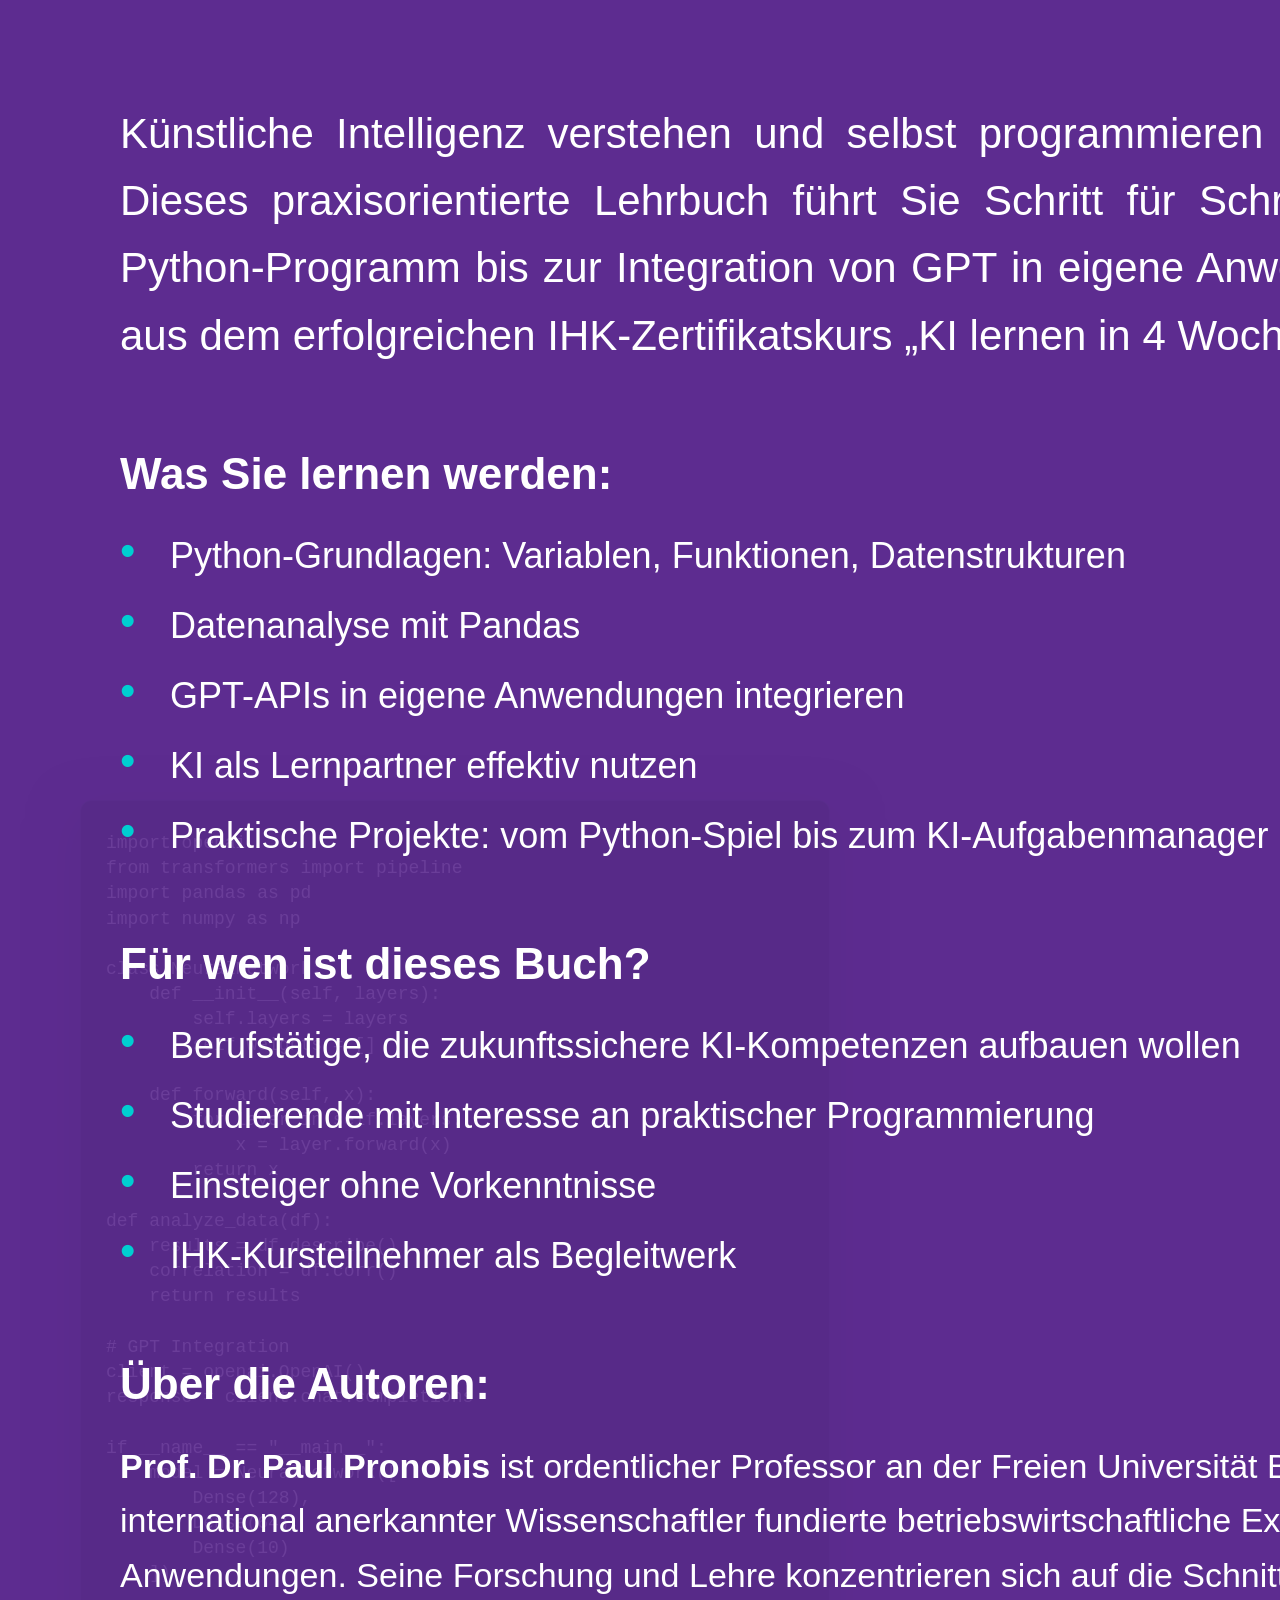
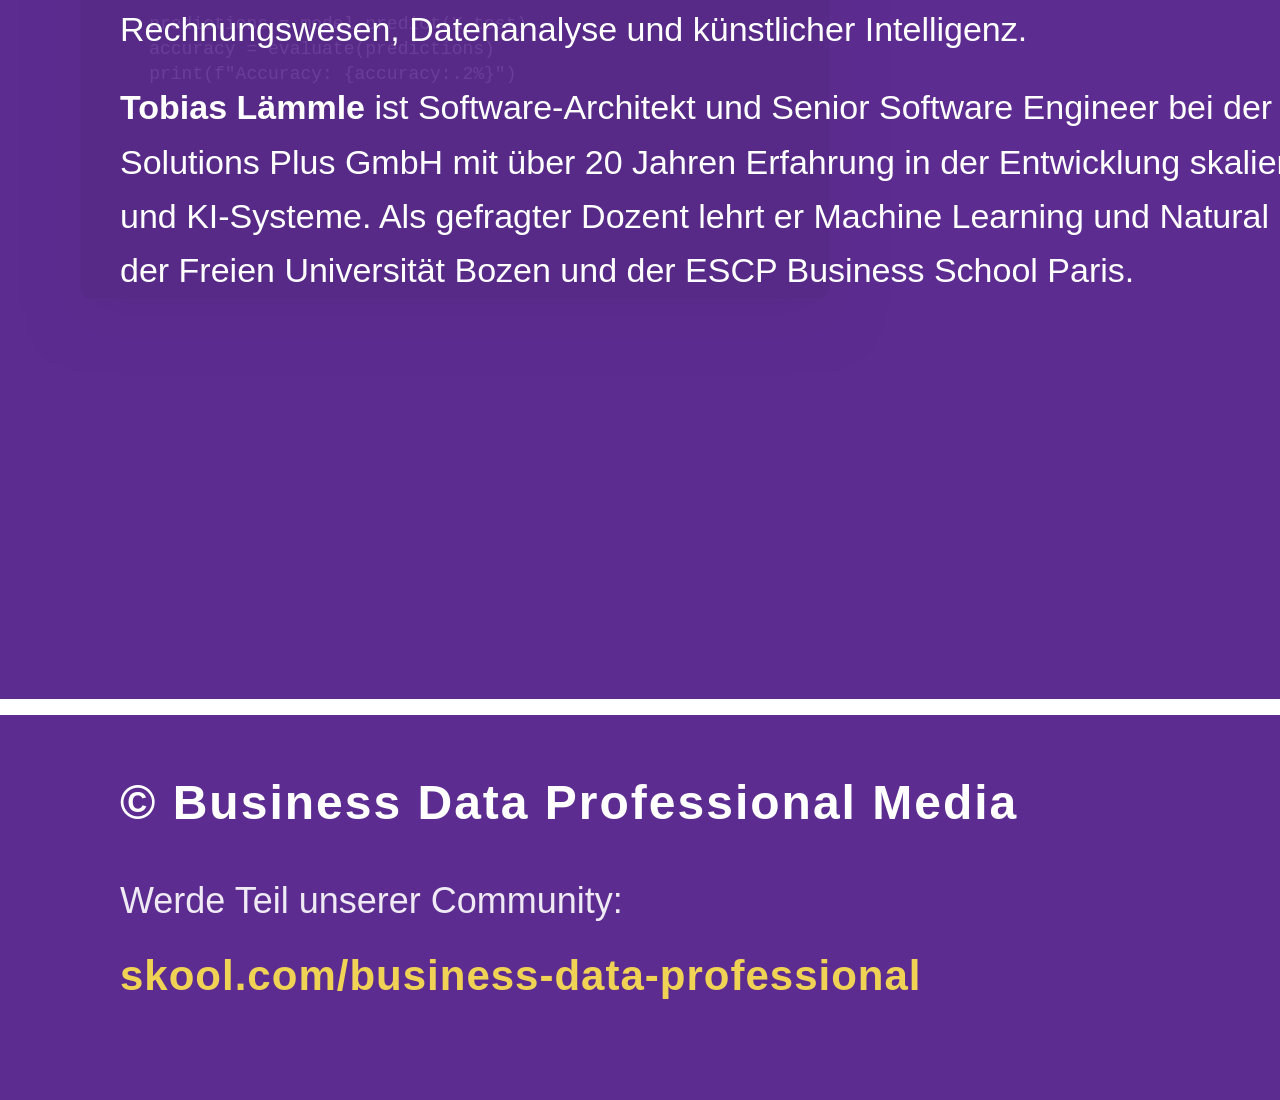
<file: Buchcover/html/backcover.html>
<!DOCTYPE html>
<html lang="de">
<head>
    <meta charset="UTF-8">
    <meta name="viewport" content="width=1800, height=2700">
    <title>KI mit Python - Backcover</title>
    <link rel="stylesheet" href="styles.css">
</head>
<body>
    <div class="cover backcover">
        <!-- Code-Hintergrund (subtiler als Frontcover) -->
        <div class="code-background" style="opacity: 0.08;">import openai
from transformers import pipeline
import pandas as pd
import numpy as np

class NeuralNetwork:
    def __init__(self, layers):
        self.layers = layers
        self.weights = []

    def forward(self, x):
        for layer in self.layers:
            x = layer.forward(x)
        return x

def analyze_data(df):
    results = df.describe()
    correlation = df.corr()
    return results

# GPT Integration
client = openai.OpenAI()
response = client.chat.completions

if __name__ == "__main__":
    model = NeuralNetwork([
        Dense(128),
        Dense(64),
        Dense(10)
    ])

    predictions = model.predict(X_test)
    accuracy = evaluate(predictions)
    print(f"Accuracy: {accuracy:.2%}")</div>

        <!-- Hauptinhalt -->
        <div class="content">
            <!-- Klappentext -->
            <p class="blurb">
                Künstliche Intelligenz verstehen und selbst programmieren – in nur 4 Wochen.
                Dieses praxisorientierte Lehrbuch führt Sie Schritt für Schritt von Ihrem ersten
                Python-Programm bis zur Integration von GPT in eigene Anwendungen. Entwickelt
                aus dem erfolgreichen IHK-Zertifikatskurs „KI lernen in 4 Wochen".
            </p>

            <!-- Was Sie lernen werden -->
            <div class="section">
                <h2 class="section-title">Was Sie lernen werden:</h2>
                <ul class="bullet-list">
                    <li>Python-Grundlagen: Variablen, Funktionen, Datenstrukturen</li>
                    <li>Datenanalyse mit Pandas</li>
                    <li>GPT-APIs in eigene Anwendungen integrieren</li>
                    <li>KI als Lernpartner effektiv nutzen</li>
                    <li>Praktische Projekte: vom Python-Spiel bis zum KI-Aufgabenmanager</li>
                </ul>
            </div>

            <!-- Für wen ist dieses Buch? -->
            <div class="section">
                <h2 class="section-title">Für wen ist dieses Buch?</h2>
                <ul class="bullet-list">
                    <li>Berufstätige, die zukunftssichere KI-Kompetenzen aufbauen wollen</li>
                    <li>Studierende mit Interesse an praktischer Programmierung</li>
                    <li>Einsteiger ohne Vorkenntnisse</li>
                    <li>IHK-Kursteilnehmer als Begleitwerk</li>
                </ul>
            </div>

            <!-- Über die Autoren -->
            <div class="author-bio">
                <h2 class="author-bio-title">Über die Autoren:</h2>
                <p class="author-bio-text">
                    <strong>Prof. Dr. Paul Pronobis</strong> ist ordentlicher Professor an der Freien
                    Universität Bozen und verbindet als international anerkannter Wissenschaftler
                    fundierte betriebswirtschaftliche Expertise mit innovativen KI-Anwendungen.
                    Seine Forschung und Lehre konzentrieren sich auf die Schnittstelle zwischen
                    Rechnungswesen, Datenanalyse und künstlicher Intelligenz.
                </p>
                <p class="author-bio-text">
                    <strong>Tobias Lämmle</strong> ist Software-Architekt und Senior Software Engineer
                    bei der Finanz Informatik Solutions Plus GmbH mit über 20 Jahren Erfahrung in
                    der Entwicklung skalierbarer Softwarelösungen und KI-Systeme. Als gefragter
                    Dozent lehrt er Machine Learning und Natural Language Processing an der Freien
                    Universität Bozen und der ESCP Business School Paris.
                </p>
            </div>

            <!-- Footer -->
            <div class="backcover-footer">
                <div class="footer-left">
                    <p class="footer-publisher-large">© Business Data Professional Media</p>
                    <p class="footer-community-prominent">Werde Teil unserer Community:</p>
                    <p class="footer-community-url">skool.com/business-data-professional</p>
                </div>

                <div class="footer-right">
                    <!-- QR Code zur Community -->
                    <div class="qr-code">
                        <img src="../QR code.png" alt="QR-Code zur Community">
                    </div>
                </div>
            </div>
        </div>
    </div>
</body>
</html>
</file>
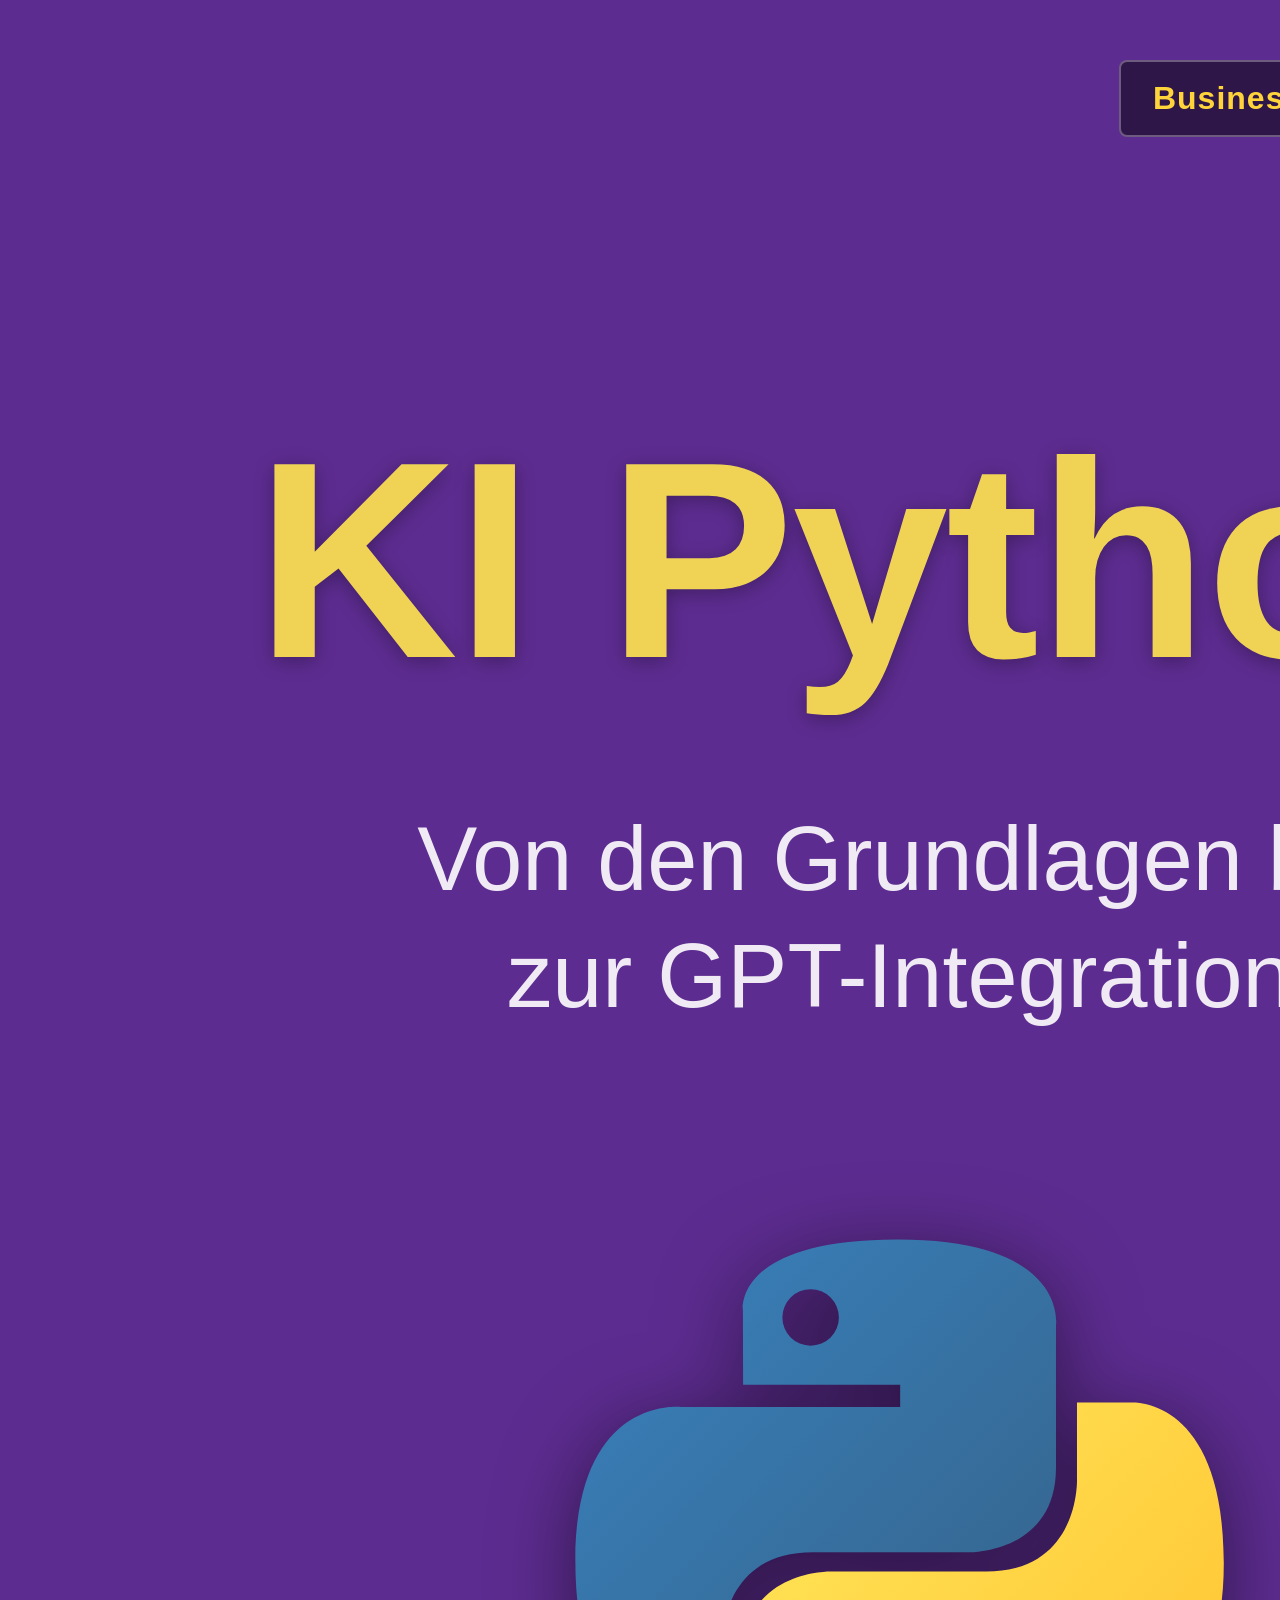
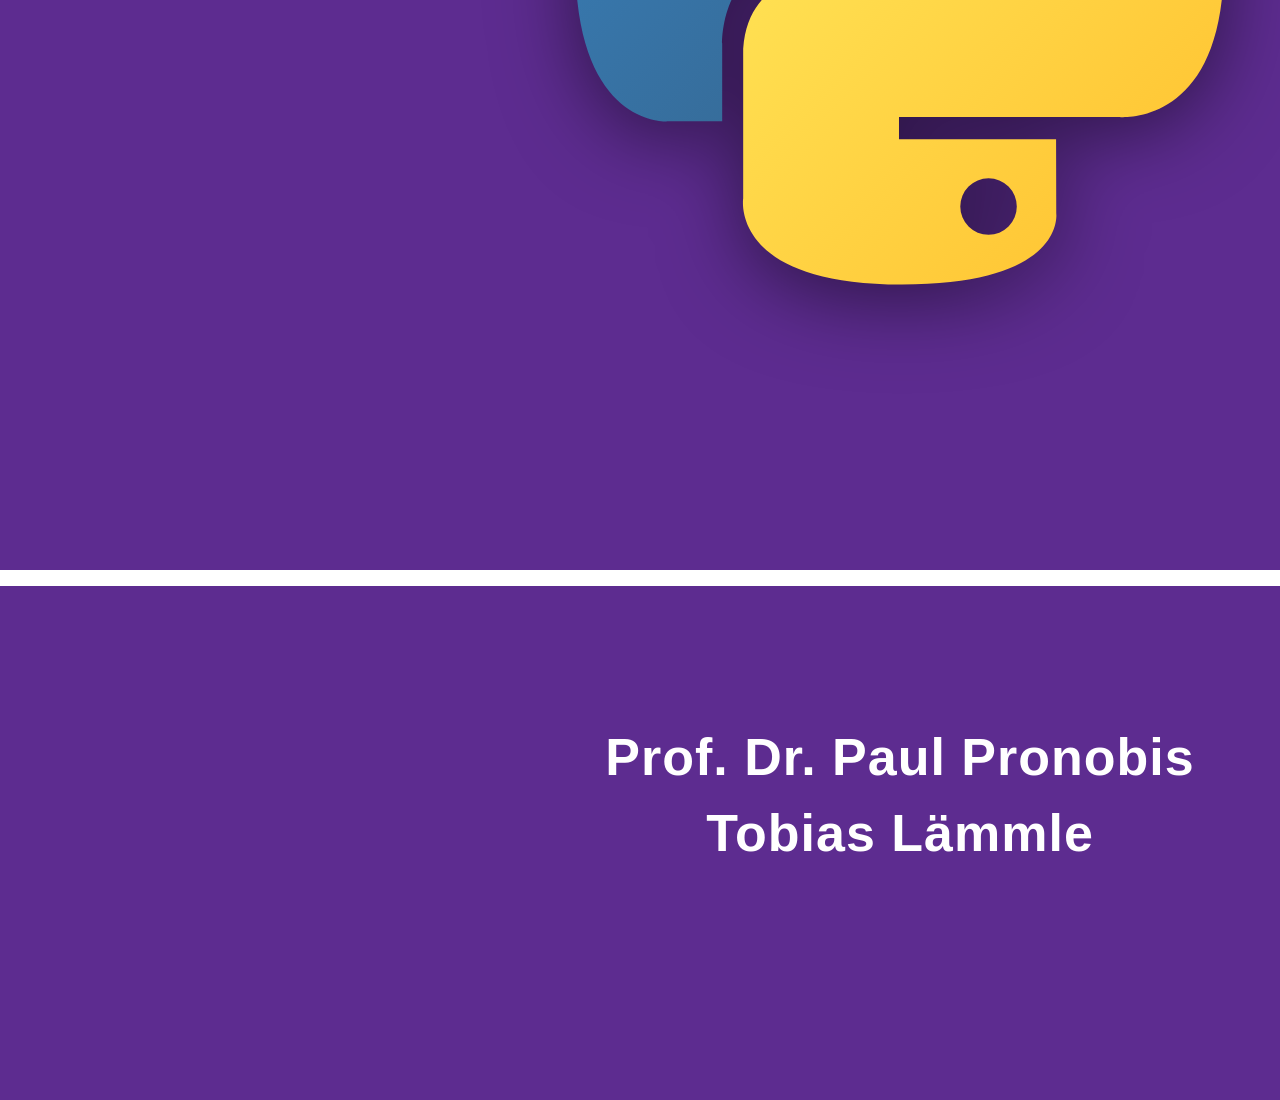
<file: Buchcover/html/frontcover.html>
<!DOCTYPE html>
<html lang="de">
<head>
    <meta charset="UTF-8">
    <meta name="viewport" content="width=1800, height=2700">
    <title>KI mit Python - Frontcover</title>
    <link rel="stylesheet" href="styles.css">
</head>
<body>
    <div class="cover frontcover">
        <!-- Badge "Business Data Professional Media" -->
        <div class="badge">
            <span class="badge-text">Business Data Professional Media</span>
        </div>

        <!-- Hauptinhalt -->
        <div class="content">
            <!-- Titel -->
            <div class="title-section">
                <h1 class="main-title">KI Python</h1>
                <p class="subtitle">Von den Grundlagen bis<br>zur GPT-Integration</p>
            </div>

            <!-- Python Logo - zentriert zwischen Untertitel und Trennlinie -->
            <div class="graphics-section">
                <div class="python-logo-centered">
                    <svg viewBox="0 0 256 255" xmlns="http://www.w3.org/2000/svg" preserveAspectRatio="xMidYMid">
                        <defs>
                            <linearGradient x1="12.959%" y1="12.039%" x2="79.639%" y2="78.201%" id="pythonBlue">
                                <stop stop-color="#387EB8" offset="0%"/>
                                <stop stop-color="#366994" offset="100%"/>
                            </linearGradient>
                            <linearGradient x1="19.128%" y1="20.579%" x2="90.742%" y2="88.429%" id="pythonYellow">
                                <stop stop-color="#FFE052" offset="0%"/>
                                <stop stop-color="#FFC331" offset="100%"/>
                            </linearGradient>
                        </defs>
                        <path d="M126.916.072c-64.832 0-60.784 28.115-60.784 28.115l.072 29.128h61.868v8.745H41.631S.145 61.355.145 126.77c0 65.417 36.21 63.097 36.21 63.097h21.61v-30.356s-1.165-36.21 35.632-36.21h61.362s34.475.557 34.475-33.319V33.97S194.67.072 126.916.072zM92.802 19.66a11.12 11.12 0 0 1 11.13 11.13 11.12 11.12 0 0 1-11.13 11.13 11.12 11.12 0 0 1-11.13-11.13 11.12 11.12 0 0 1 11.13-11.13z" fill="url(#pythonBlue)"/>
                        <path d="M128.757 254.126c64.832 0 60.784-28.115 60.784-28.115l-.072-29.127H127.6v-8.745h86.441s41.486 4.705 41.486-60.712c0-65.416-36.21-63.096-36.21-63.096h-21.61v30.355s1.165 36.21-35.632 36.21h-61.362s-34.475-.557-34.475 33.32v56.013s-5.235 33.897 62.518 33.897zm34.114-19.586a11.12 11.12 0 0 1-11.13-11.13 11.12 11.12 0 0 1 11.13-11.131 11.12 11.12 0 0 1 11.13 11.13 11.12 11.12 0 0 1-11.13 11.13z" fill="url(#pythonYellow)"/>
                    </svg>
                </div>
            </div>

            <!-- Unterer Bereich mit Trennlinie -->
            <div class="bottom-section">
                <!-- Autoren -->
                <div class="authors-section">
                    <p class="author-name">Prof. Dr. Paul Pronobis</p>
                    <p class="author-name">Tobias Lämmle</p>
                </div>
            </div>
        </div>
    </div>
</body>
</html>
</file>
<file: docs/site_libs/quarto-html/tippy.css>
.tippy-box[data-animation=fade][data-state=hidden]{opacity:0}[data-tippy-root]{max-width:calc(100vw - 10px)}.tippy-box{position:relative;background-color:#333;color:#fff;border-radius:4px;font-size:14px;line-height:1.4;white-space:normal;outline:0;transition-property:transform,visibility,opacity}.tippy-box[data-placement^=top]>.tippy-arrow{bottom:0}.tippy-box[data-placement^=top]>.tippy-arrow:before{bottom:-7px;left:0;border-width:8px 8px 0;border-top-color:initial;transform-origin:center top}.tippy-box[data-placement^=bottom]>.tippy-arrow{top:0}.tippy-box[data-placement^=bottom]>.tippy-arrow:before{top:-7px;left:0;border-width:0 8px 8px;border-bottom-color:initial;transform-origin:center bottom}.tippy-box[data-placement^=left]>.tippy-arrow{right:0}.tippy-box[data-placement^=left]>.tippy-arrow:before{border-width:8px 0 8px 8px;border-left-color:initial;right:-7px;transform-origin:center left}.tippy-box[data-placement^=right]>.tippy-arrow{left:0}.tippy-box[data-placement^=right]>.tippy-arrow:before{left:-7px;border-width:8px 8px 8px 0;border-right-color:initial;transform-origin:center right}.tippy-box[data-inertia][data-state=visible]{transition-timing-function:cubic-bezier(.54,1.5,.38,1.11)}.tippy-arrow{width:16px;height:16px;color:#333}.tippy-arrow:before{content:"";position:absolute;border-color:transparent;border-style:solid}.tippy-content{position:relative;padding:5px 9px;z-index:1}
</file>
<file: docs/site_libs/quarto-html/quarto-syntax-highlighting.css>
/* quarto syntax highlight colors */
:root {
  --quarto-hl-ot-color: #003B4F;
  --quarto-hl-at-color: #657422;
  --quarto-hl-ss-color: #20794D;
  --quarto-hl-an-color: #5E5E5E;
  --quarto-hl-fu-color: #4758AB;
  --quarto-hl-st-color: #20794D;
  --quarto-hl-cf-color: #003B4F;
  --quarto-hl-op-color: #5E5E5E;
  --quarto-hl-er-color: #AD0000;
  --quarto-hl-bn-color: #AD0000;
  --quarto-hl-al-color: #AD0000;
  --quarto-hl-va-color: #111111;
  --quarto-hl-bu-color: inherit;
  --quarto-hl-ex-color: inherit;
  --quarto-hl-pp-color: #AD0000;
  --quarto-hl-in-color: #5E5E5E;
  --quarto-hl-vs-color: #20794D;
  --quarto-hl-wa-color: #5E5E5E;
  --quarto-hl-do-color: #5E5E5E;
  --quarto-hl-im-color: #00769E;
  --quarto-hl-ch-color: #20794D;
  --quarto-hl-dt-color: #AD0000;
  --quarto-hl-fl-color: #AD0000;
  --quarto-hl-co-color: #5E5E5E;
  --quarto-hl-cv-color: #5E5E5E;
  --quarto-hl-cn-color: #8f5902;
  --quarto-hl-sc-color: #5E5E5E;
  --quarto-hl-dv-color: #AD0000;
  --quarto-hl-kw-color: #003B4F;
}

/* other quarto variables */
:root {
  --quarto-font-monospace: "Fira Code", "Courier New", monospace;
}

pre > code.sourceCode > span {
  color: #003B4F;
}

code span {
  color: #003B4F;
}

code.sourceCode > span {
  color: #003B4F;
}

div.sourceCode,
div.sourceCode pre.sourceCode {
  color: #003B4F;
}

code span.ot {
  color: #003B4F;
  font-style: inherit;
}

code span.at {
  color: #657422;
  font-style: inherit;
}

code span.ss {
  color: #20794D;
  font-style: inherit;
}

code span.an {
  color: #5E5E5E;
  font-style: inherit;
}

code span.fu {
  color: #4758AB;
  font-style: inherit;
}

code span.st {
  color: #20794D;
  font-style: inherit;
}

code span.cf {
  color: #003B4F;
  font-style: inherit;
}

code span.op {
  color: #5E5E5E;
  font-style: inherit;
}

code span.er {
  color: #AD0000;
  font-style: inherit;
}

code span.bn {
  color: #AD0000;
  font-style: inherit;
}

code span.al {
  color: #AD0000;
  font-style: inherit;
}

code span.va {
  color: #111111;
  font-style: inherit;
}

code span.bu {
  font-style: inherit;
}

code span.ex {
  font-style: inherit;
}

code span.pp {
  color: #AD0000;
  font-style: inherit;
}

code span.in {
  color: #5E5E5E;
  font-style: inherit;
}

code span.vs {
  color: #20794D;
  font-style: inherit;
}

code span.wa {
  color: #5E5E5E;
  font-style: italic;
}

code span.do {
  color: #5E5E5E;
  font-style: italic;
}

code span.im {
  color: #00769E;
  font-style: inherit;
}

code span.ch {
  color: #20794D;
  font-style: inherit;
}

code span.dt {
  color: #AD0000;
  font-style: inherit;
}

code span.fl {
  color: #AD0000;
  font-style: inherit;
}

code span.co {
  color: #5E5E5E;
  font-style: inherit;
}

code span.cv {
  color: #5E5E5E;
  font-style: italic;
}

code span.cn {
  color: #8f5902;
  font-style: inherit;
}

code span.sc {
  color: #5E5E5E;
  font-style: inherit;
}

code span.dv {
  color: #AD0000;
  font-style: inherit;
}

code span.kw {
  color: #003B4F;
  font-style: inherit;
}

.prevent-inlining {
  content: "</";
}

/*# sourceMappingURL=debc5d5d77c3f9108843748ff7464032.css.map */
</file>
<file: Buchcover/html/styles.css>
/* ========================================
   Buchcover Styles - KI mit Python
   Druckqualität: 1800x2700px (6x9 inch @ 300 DPI)
   ======================================== */

/* Reset und Basis */
* {
    margin: 0;
    padding: 0;
    box-sizing: border-box;
}

/* Google Fonts - Montserrat für moderne Sans-Serif */
@import url('https://fonts.googleapis.com/css2?family=Montserrat:wght@400;500;600;700;800&family=JetBrains+Mono:wght@400;500&display=swap');

/* ========================================
   GEMEINSAME COVER STYLES
   ======================================== */

.cover {
    width: 1800px;
    height: 2700px;
    position: relative;
    overflow: hidden;
    font-family: 'Montserrat', -apple-system, BlinkMacSystemFont, sans-serif;
    color: white;

    /* Lila Hintergrund */
    background: #5d2c90;
}

/* Code-Hintergrund Effekt - IDE-Style */
.code-background {
    position: absolute;
    top: 50%;
    left: 80px;
    transform: translateY(-50%);
    width: 750px;
    height: 1100px;
    opacity: 1;
    font-family: 'JetBrains Mono', 'Courier New', monospace;
    font-size: 18px;
    line-height: 1.4;
    padding: 30px 25px;
    white-space: pre;
    pointer-events: none;
    z-index: 5;
    background: rgba(20, 25, 45, 0.95);
    border-radius: 12px;
    border: 1px solid rgba(100, 120, 180, 0.3);
    box-shadow: 0 15px 50px rgba(0, 0, 0, 0.5);
    overflow: hidden;
}

/* Syntax Highlighting */
.code-background .keyword { color: #c792ea; }
.code-background .function { color: #82aaff; }
.code-background .string { color: #c3e88d; }
.code-background .comment { color: #676e95; }
.code-background .class-name { color: #ffcb6b; }
.code-background .number { color: #f78c6c; }
.code-background .operator { color: #89ddff; }
.code-background .variable { color: #f07178; }
.code-background .plain { color: #a6accd; }

/* ========================================
   FRONTCOVER STYLES
   ======================================== */

.frontcover .content {
    position: relative;
    z-index: 10;
    height: 100%;
    display: flex;
    flex-direction: column;
    padding: 80px 100px;
}

/* Business Data Professional Media Badge */
.badge {
    position: absolute;
    top: 60px;
    right: 60px;
    background: rgba(0, 0, 0, 0.5);
    border: 2px solid rgba(255, 255, 255, 0.3);
    border-radius: 8px;
    padding: 18px 32px;
    z-index: 20;
}

.badge-text {
    font-size: 32px;
    font-weight: 600;
    color: #FFD43B;
    letter-spacing: 1px;
}

/* Titel-Bereich */
.title-section {
    margin-top: 320px; /* Nach oben verschoben */
    text-align: center;
}

.main-title {
    font-size: 280px;
    font-weight: 800;
    letter-spacing: -2px;
    margin-bottom: 80px;
    text-shadow: 0 4px 20px rgba(0, 0, 0, 0.3);
    color: #f0d355;
}

.subtitle {
    font-size: 90px;
    font-weight: 500;
    color: rgba(255, 255, 255, 0.9);
    line-height: 1.3;
    max-width: 1400px;
    margin: 0 auto;
}

/* Grafik-Bereich (Python Logo) */
.graphics-section {
    flex: 1;
    display: flex;
    justify-content: center;
    align-items: center;
    position: relative;
    margin: 20px 0;
}

/* Python Logo - zentriert */
.python-logo-centered {
    display: flex;
    justify-content: center;
    align-items: center;
    margin-top: -80px; /* Nach oben verschieben für optische Zentrierung */
}

.python-logo-centered svg {
    width: 650px;
    height: 650px;
    filter: drop-shadow(0 15px 40px rgba(0, 0, 0, 0.5));
}

/* Trennlinie vor dem unteren Bereich */
.bottom-section {
    margin-top: auto;
    border-top: 16px solid rgba(255, 255, 255, 1);
    margin-left: -100px;
    margin-right: -100px;
    padding-left: 100px;
    padding-right: 100px;
    display: flex;
    flex-direction: column;
    justify-content: center;
    align-items: center;
    height: 450px;
}

/* Autoren-Bereich */
.authors-section {
    text-align: center;
}

.author-name {
    font-size: 52px;
    font-weight: 600;
    margin-bottom: 16px;
    letter-spacing: 1px;
}

/* Verlag */
.publisher {
    text-align: center;
    padding-bottom: 80px;
}

.publisher-name {
    font-size: 40px;
    font-weight: 600;
    letter-spacing: 2px;
    display: flex;
    align-items: center;
    justify-content: center;
    gap: 20px;
}

.publisher-diamond {
    width: 16px;
    height: 16px;
    background: #00CED1;
    transform: rotate(45deg);
}

/* ========================================
   BACKCOVER STYLES
   ======================================== */

.backcover .content {
    position: relative;
    z-index: 10;
    height: 100%;
    display: flex;
    flex-direction: column;
    padding: 100px 120px;
}

/* Klappentext */
.blurb {
    font-size: 42px;
    line-height: 1.6;
    text-align: justify;
    margin-bottom: 80px;
    font-weight: 400;
}

/* Sektionen */
.section {
    margin-bottom: 60px;
}

.section-title {
    font-size: 44px;
    font-weight: 700;
    margin-bottom: 30px;
    color: white;
}

.bullet-list {
    list-style: none;
    padding-left: 0;
}

.bullet-list li {
    font-size: 36px;
    line-height: 1.5;
    margin-bottom: 16px;
    padding-left: 50px;
    position: relative;
}

.bullet-list li::before {
    content: "•";
    position: absolute;
    left: 0;
    color: #00CED1;
    font-size: 44px;
    line-height: 1;
}

/* Autoren-Bio */
.author-bio {
    margin-bottom: 60px;
}

.author-bio-title {
    font-size: 44px;
    font-weight: 700;
    margin-bottom: 30px;
}

.author-bio-text {
    font-size: 34px;
    line-height: 1.6;
    margin-bottom: 24px;
}

.author-bio-text strong {
    font-weight: 700;
}

/* Footer-Bereich */
.backcover-footer {
    margin-top: auto;
    display: flex;
    justify-content: space-between;
    align-items: flex-end;
    padding-top: 60px;
    border-top: 16px solid rgba(255, 255, 255, 1);
    margin-left: -120px;
    margin-right: -120px;
    padding-left: 120px;
    padding-right: 120px;
}

.footer-left {
    display: flex;
    flex-direction: column;
    gap: 20px;
}

.isbn-barcode {
    background: white;
    padding: 20px 30px;
    border-radius: 8px;
}

.isbn-barcode img,
.isbn-barcode svg {
    height: 100px;
}

.footer-publisher {
    font-size: 36px;
    font-weight: 600;
}

.footer-community {
    font-size: 30px;
    color: rgba(255, 255, 255, 0.8);
}

.footer-community-prominent {
    font-size: 36px;
    font-weight: 500;
    color: rgba(255, 255, 255, 0.9);
    margin-top: 30px;
    margin-bottom: 10px;
}

.footer-community-url {
    font-size: 42px;
    font-weight: 700;
    color: #f0d355;
    letter-spacing: 1px;
}

.footer-publisher-large {
    font-size: 48px;
    font-weight: 700;
    letter-spacing: 2px;
}

.footer-right {
    display: flex;
    flex-direction: column;
    align-items: flex-end;
    justify-content: flex-end;
}

.qr-code {
    background: white;
    padding: 20px;
    border-radius: 12px;
}

.qr-code img,
.qr-code svg {
    width: 180px;
    height: 180px;
}

.qr-label {
    font-size: 26px;
    color: rgba(255, 255, 255, 0.7);
    text-align: right;
}

/* ========================================
   SVG COLORS
   ======================================== */

.python-blue { fill: #4B8BBE; }
.python-yellow { fill: #FFD43B; }
.neural-cyan { stroke: #00CED1; fill: #00CED1; }
.neural-line { stroke: rgba(0, 206, 209, 0.4); stroke-width: 2; }
</file>
